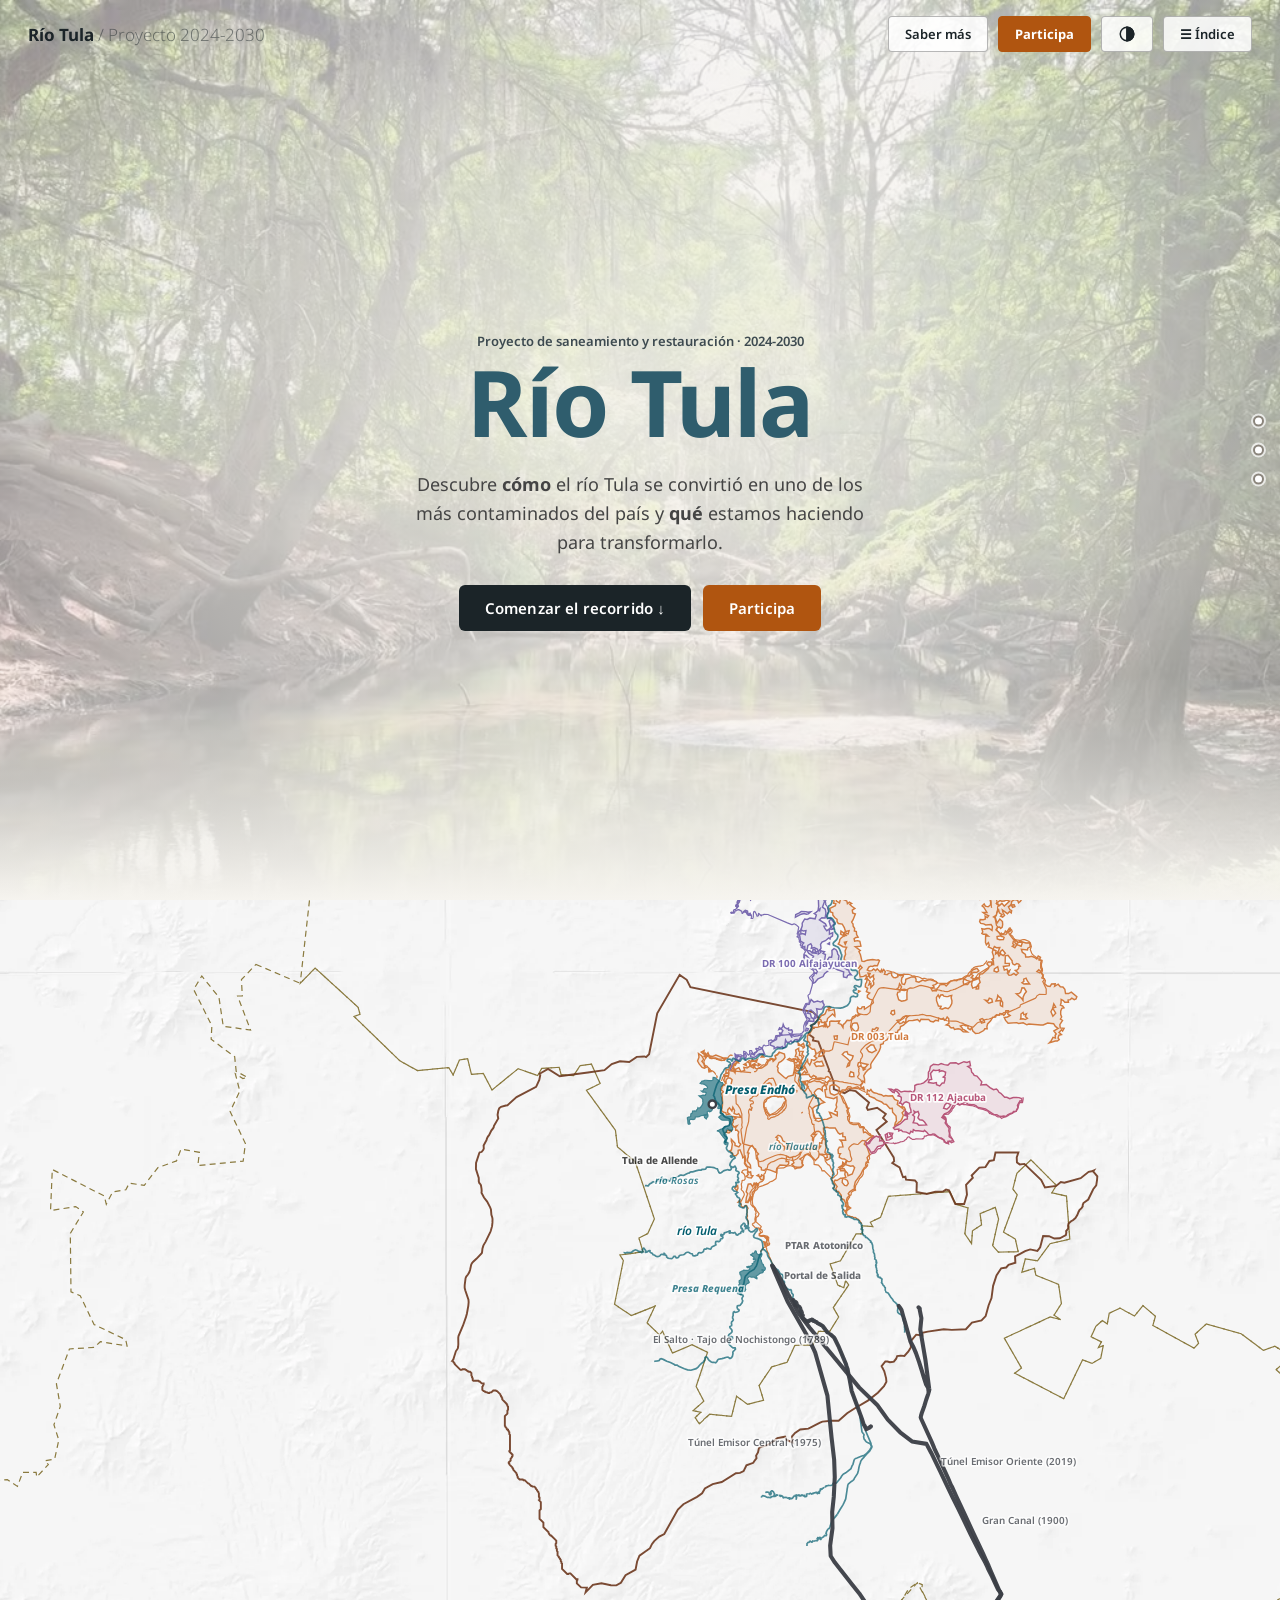
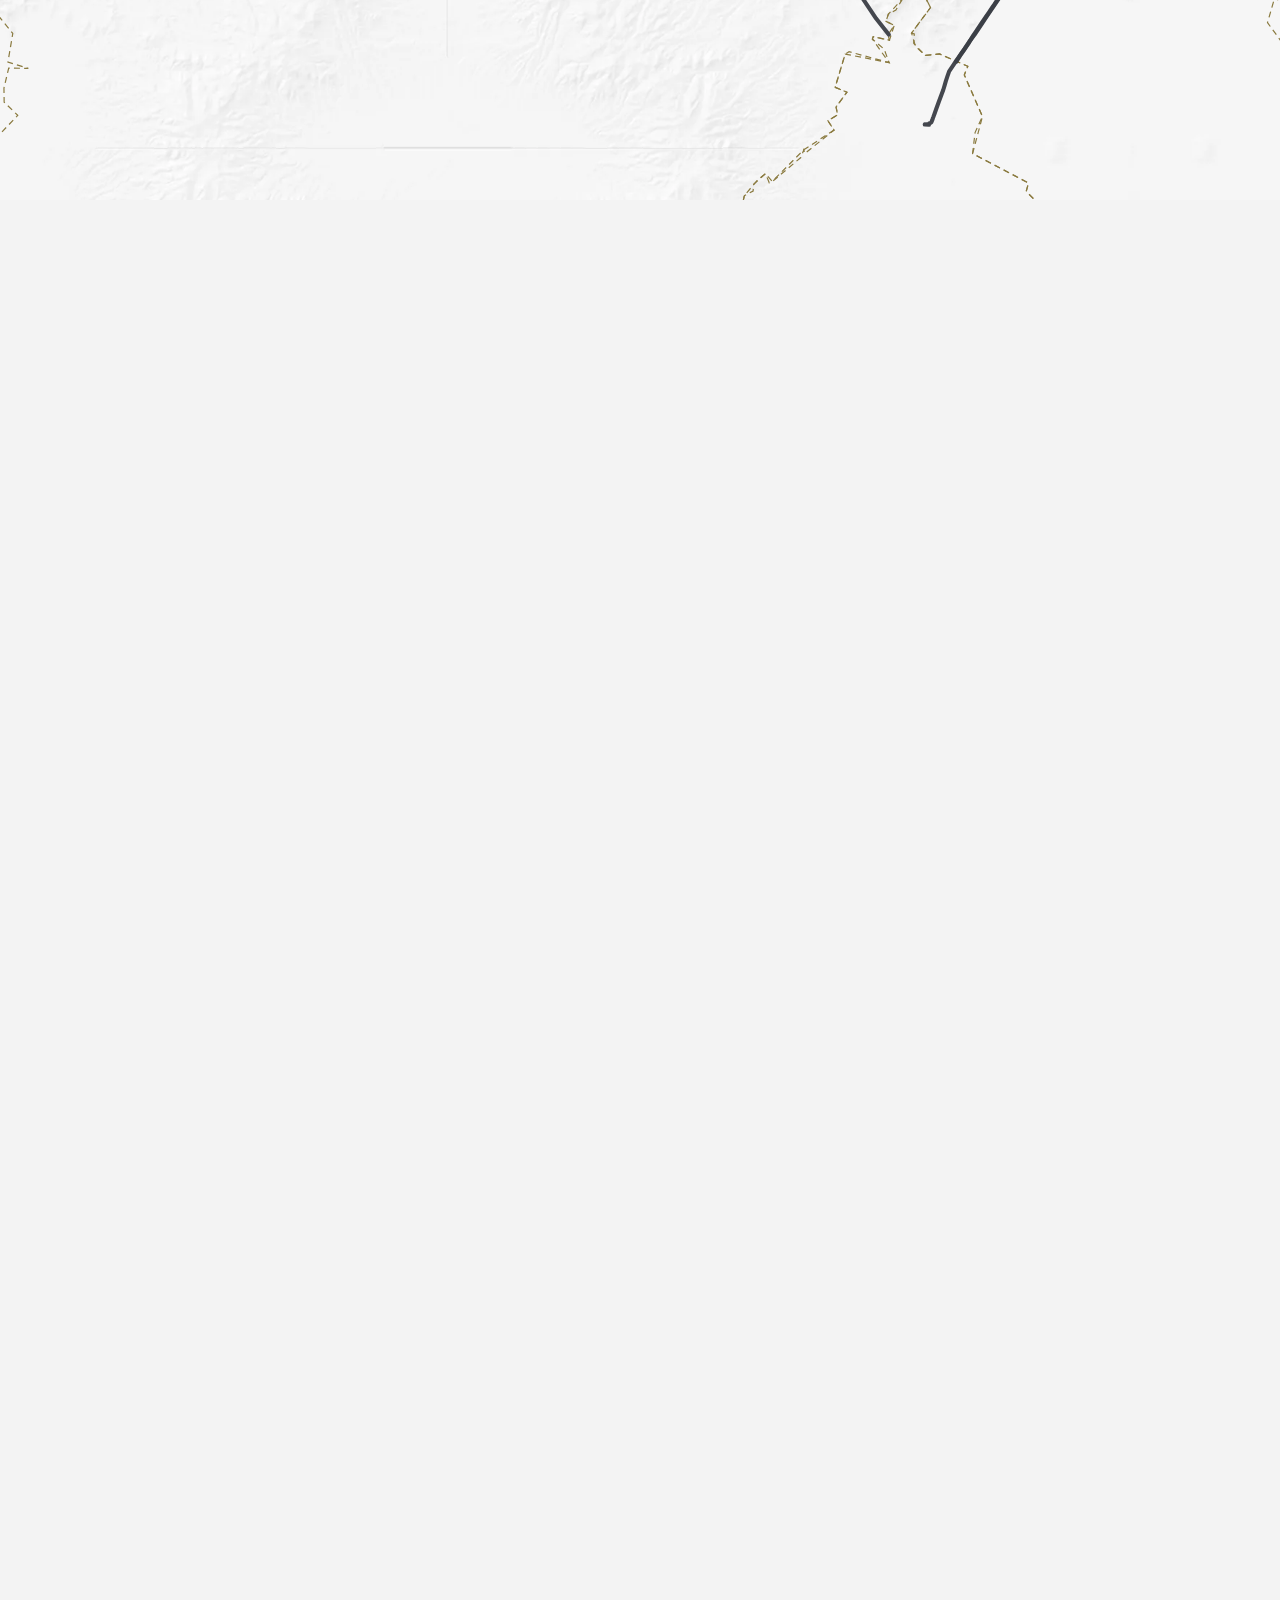
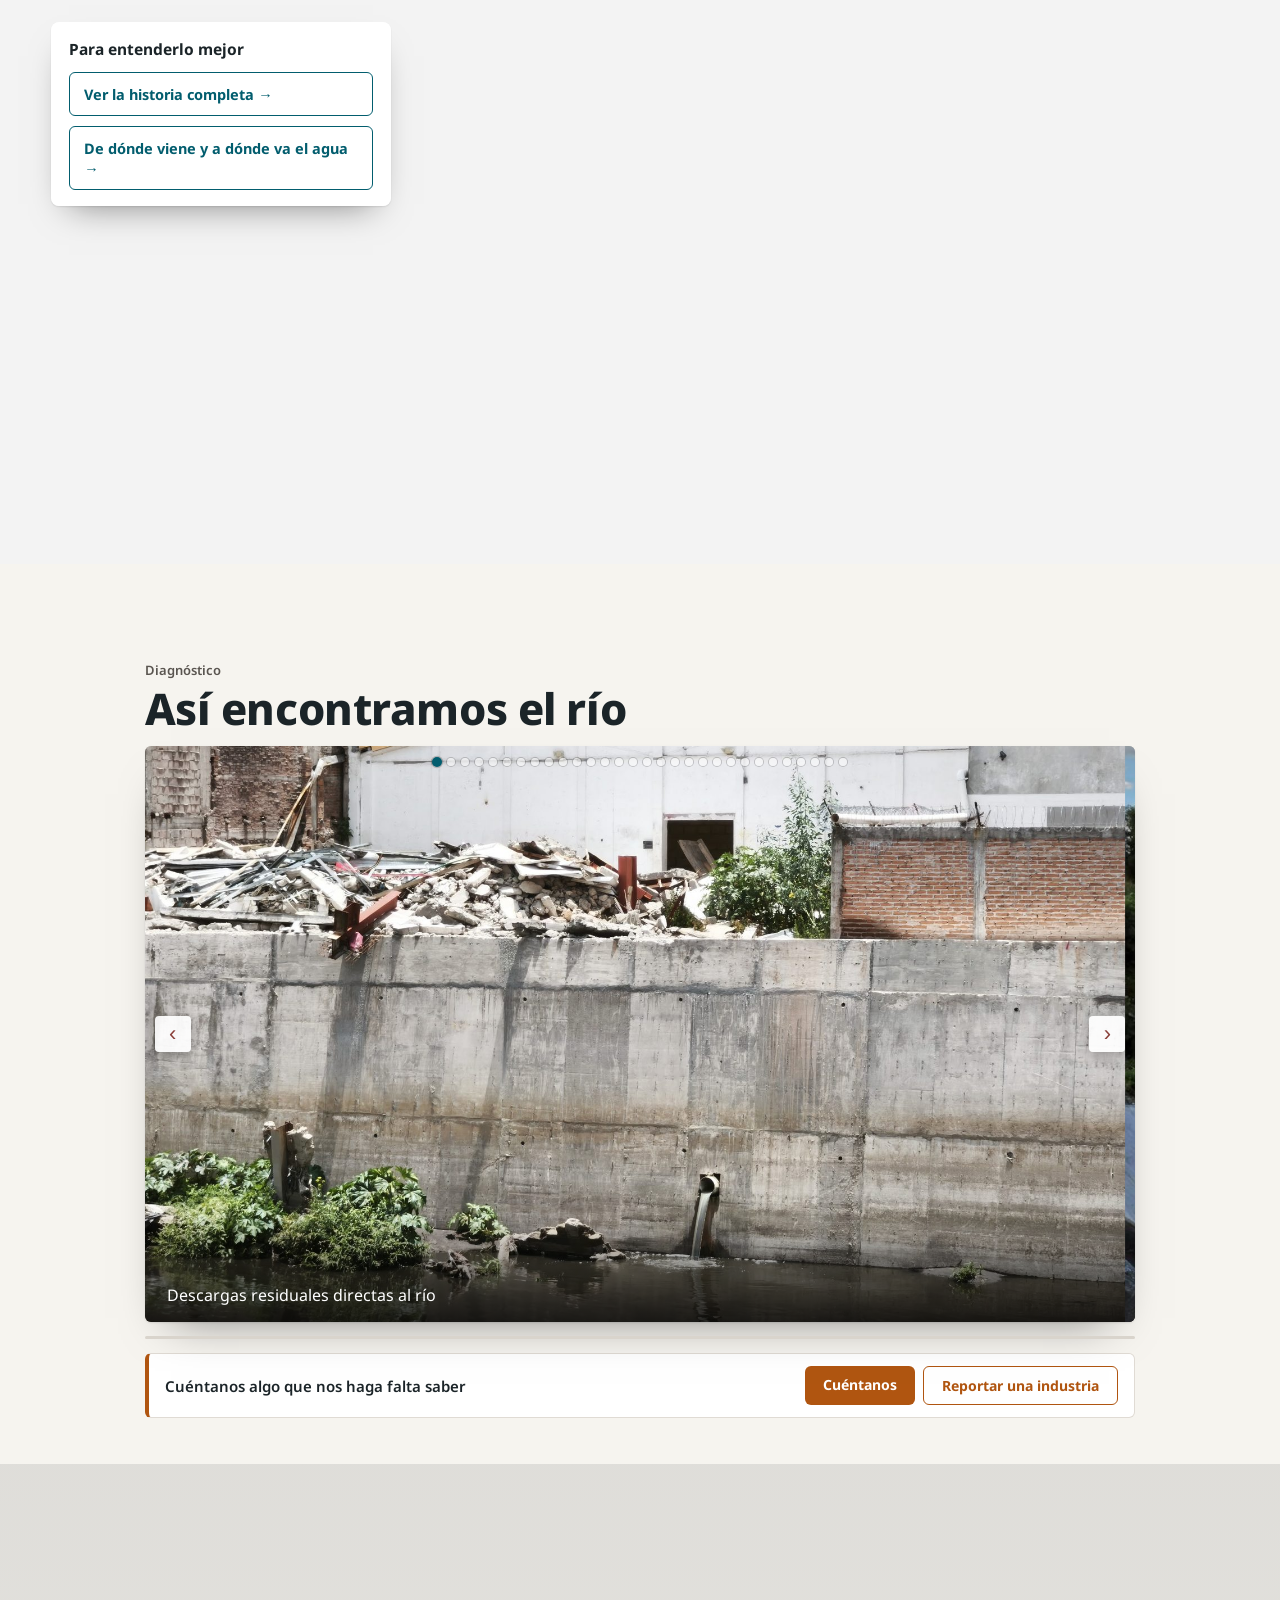
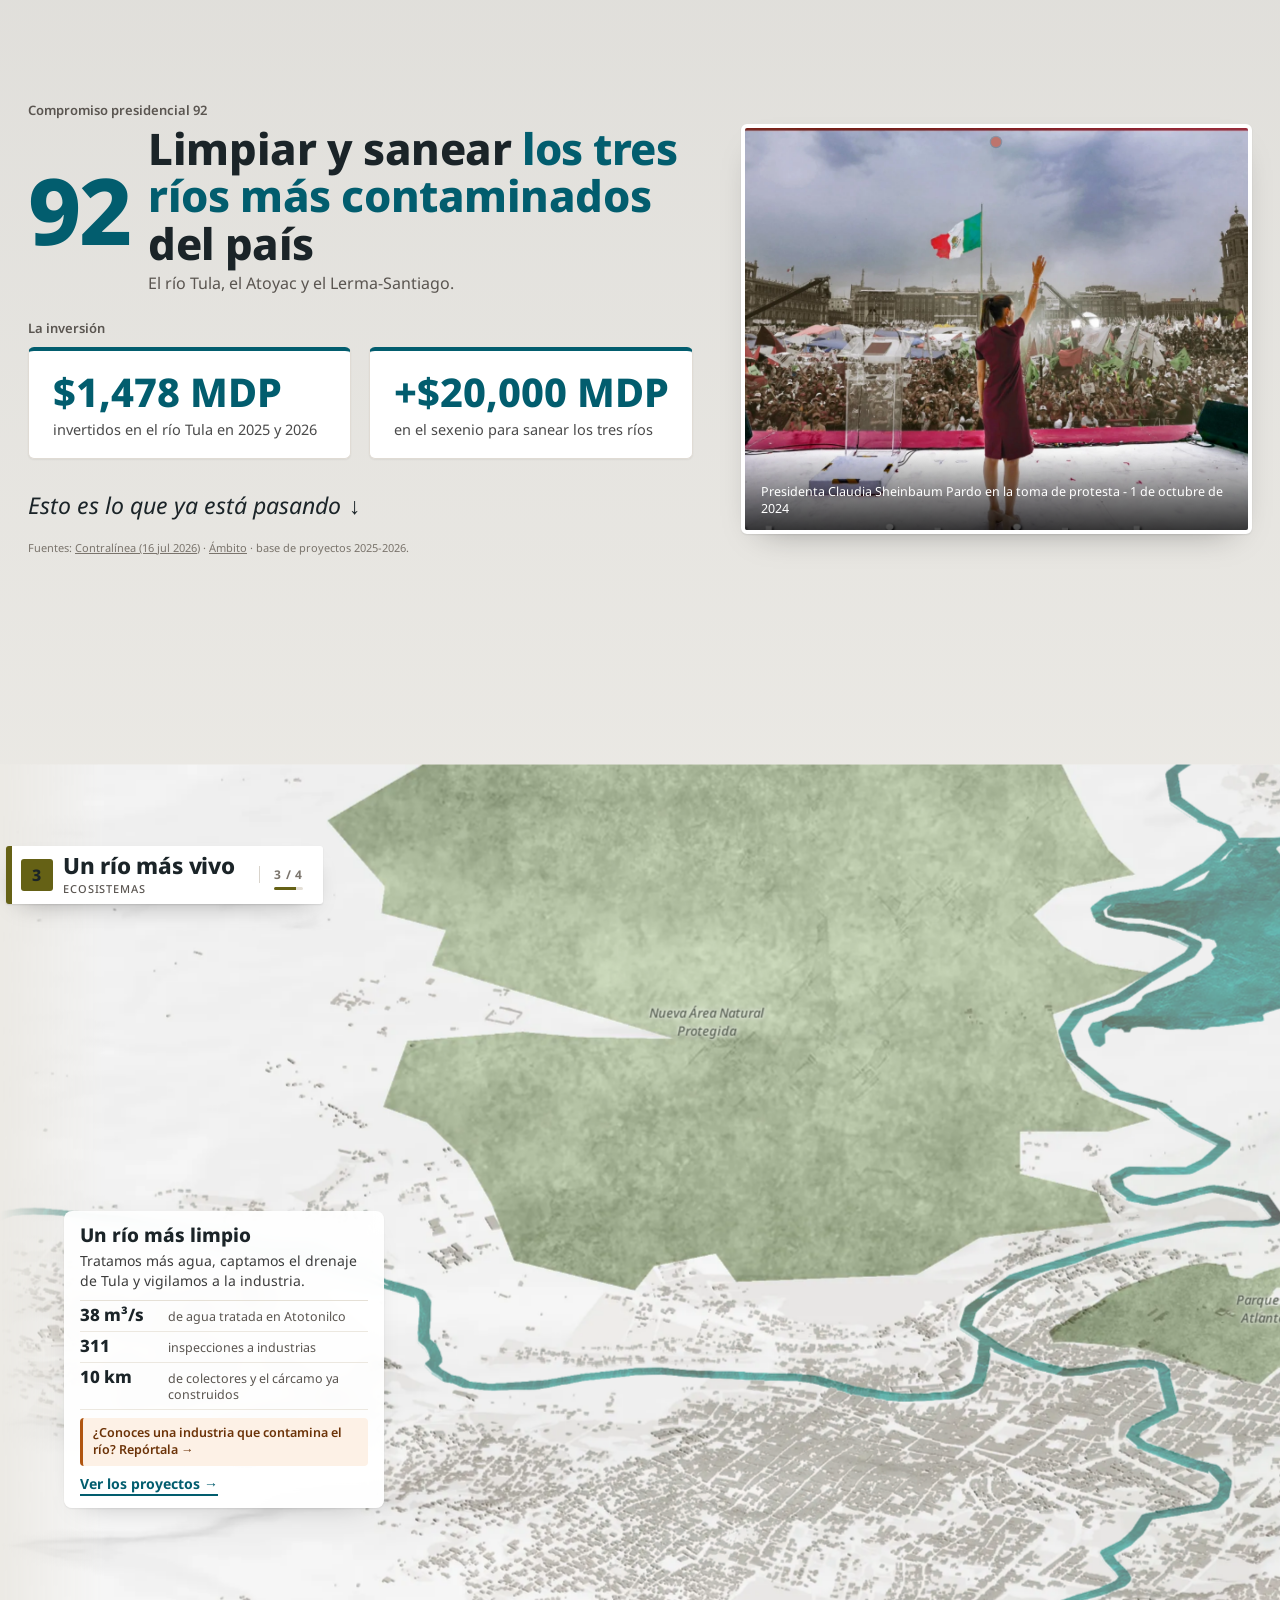
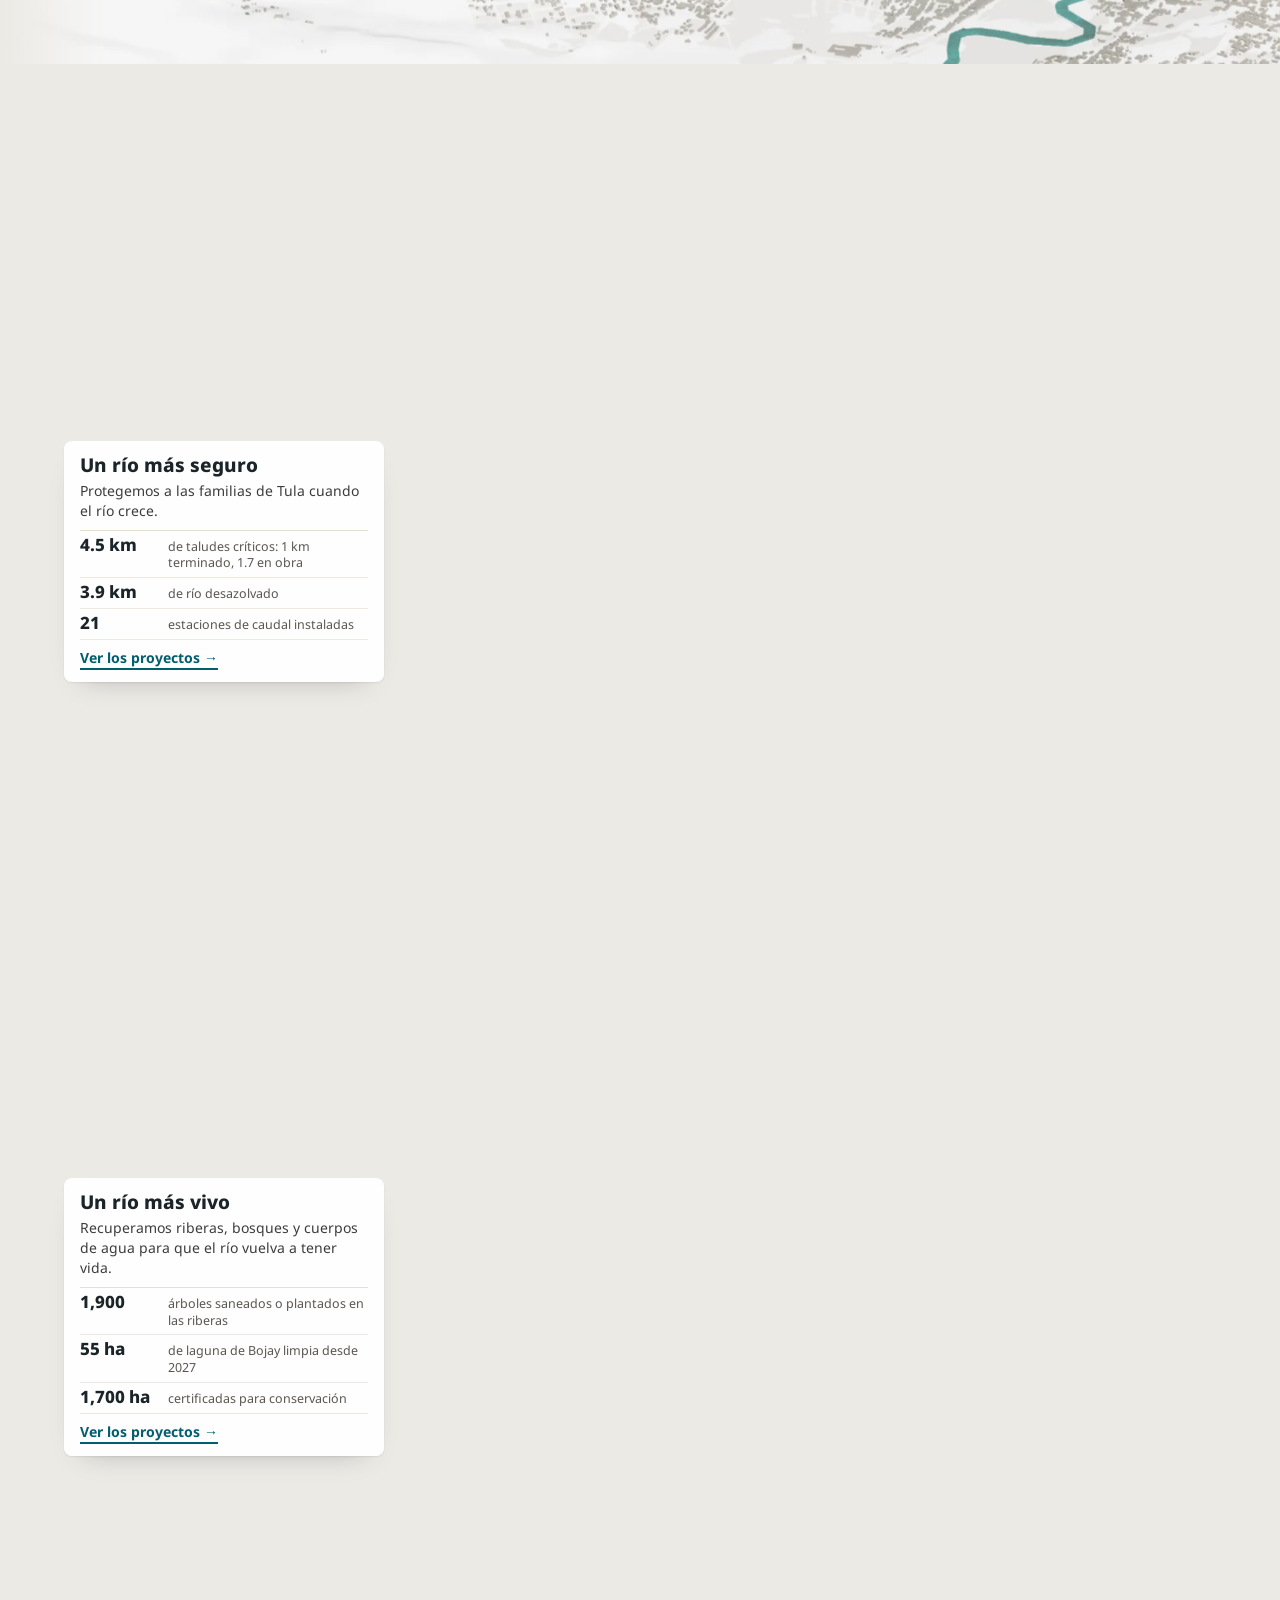
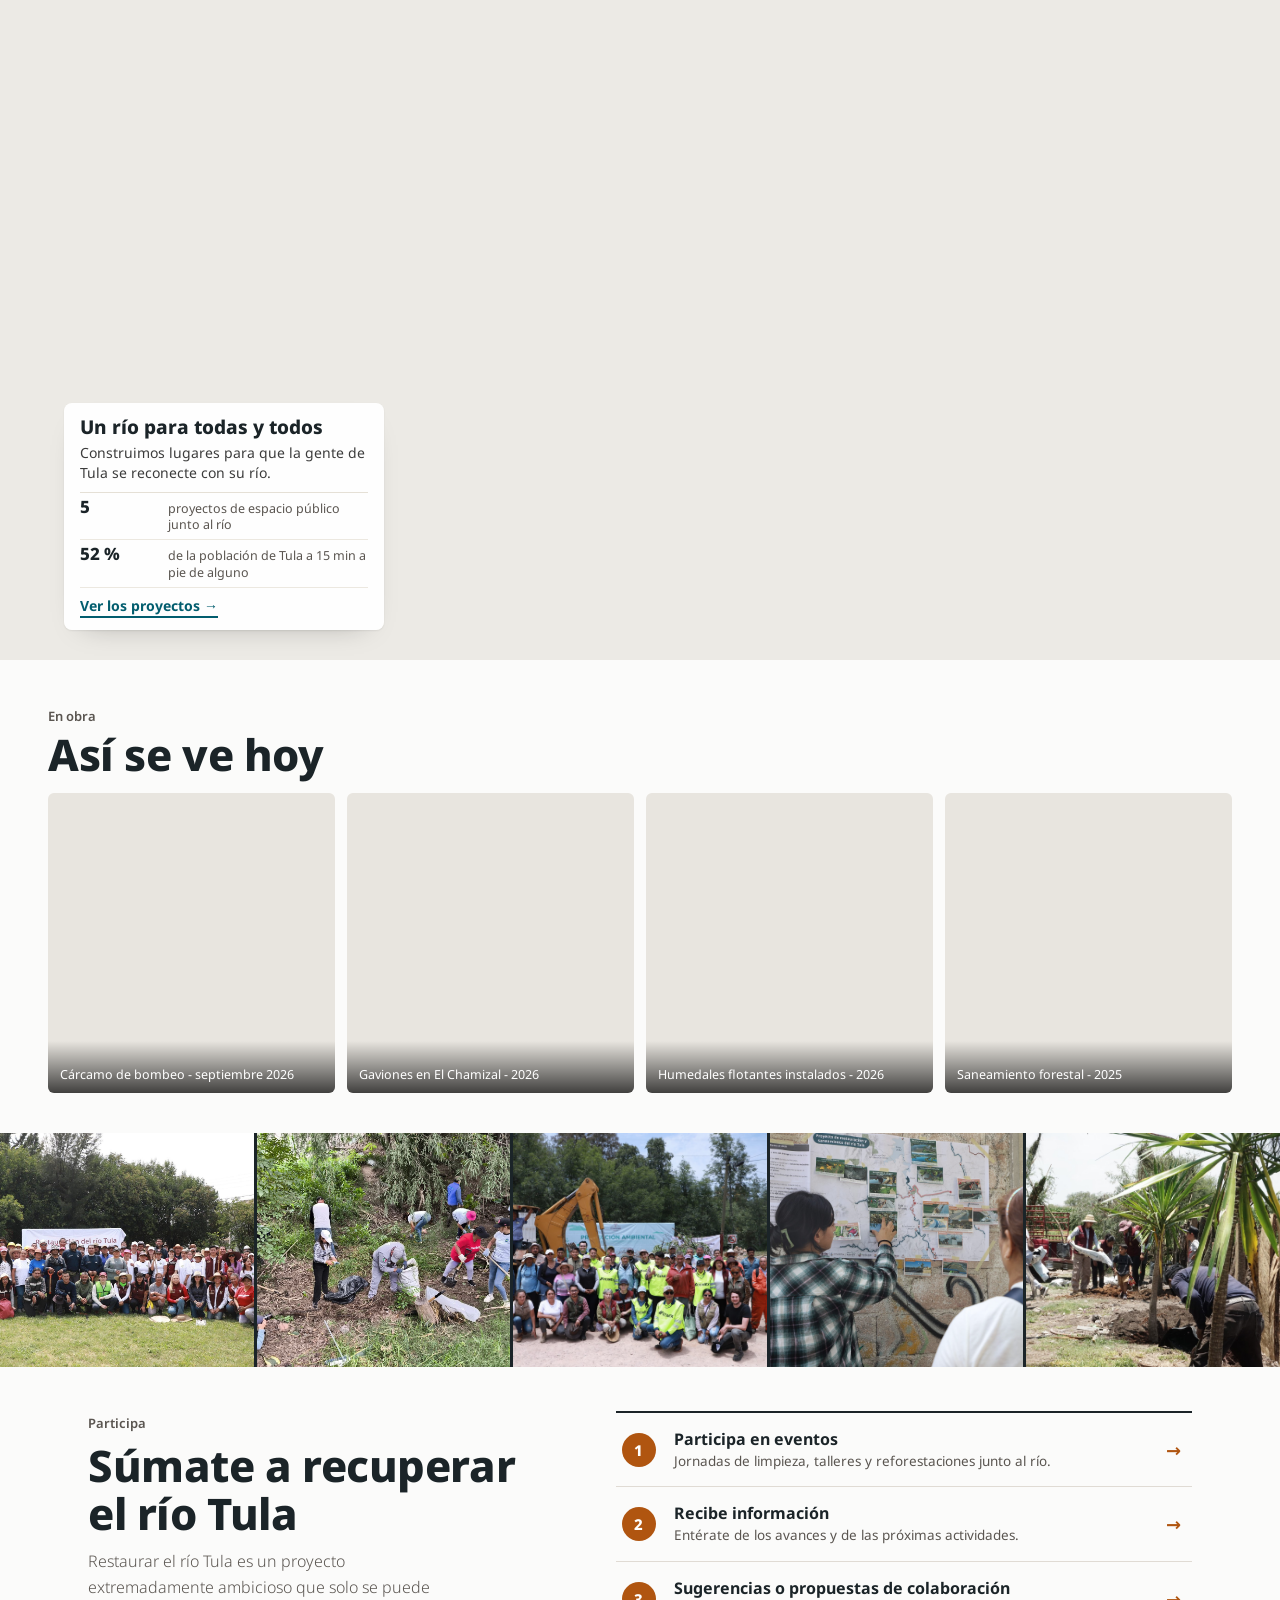
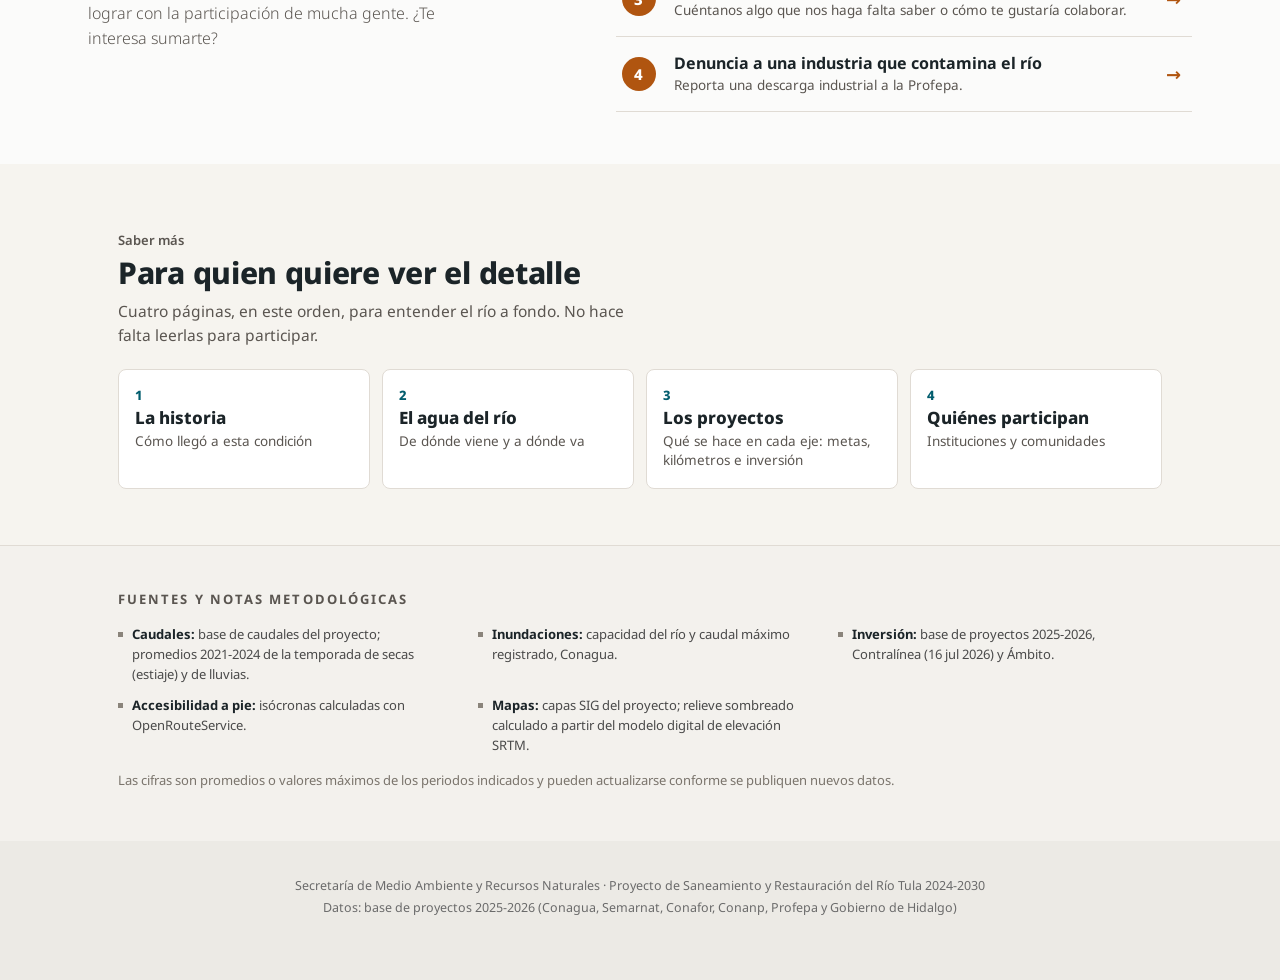
<file: index.html>
<!DOCTYPE html>
<html lang="es">
<head>
  <meta charset="UTF-8" />
  <meta name="viewport" content="width=device-width, initial-scale=1.0" />
  <title>Río Tula: Plan de Saneamiento y Restauración 2024-2030</title>
  <meta name="description" content="El proyecto para sanear y restaurar el río Tula: un río más limpio, más seguro, más vivo y para todas y todos." />
  <link href="https://fonts.googleapis.com/css2?family=Noto+Sans:wght@300;400;500;600;700;800;900&display=swap" rel="stylesheet" />
  <link rel="stylesheet" href="css/temas.css?v=47" />
  <link rel="stylesheet" href="css/historia.css?v=47" />
  <link rel="stylesheet" href="css/capitulos.css?v=47" />
  <link rel="stylesheet" href="css/sistema.css?v=47" />
<link rel="preload" as="image" href="img/video/diagnostico_7.jpg" />
  <script>(function(){var h=document.documentElement;h.classList.add('js');try{var s=localStorage;if(s.getItem('rt-noche')==='1')h.dataset.theme='dark';if(s.getItem('rt-cvd')==='1')h.dataset.cvd='1'}catch(e){}})()</script>
</head>
<body>
<svg width="0" height="0" style="position:absolute" aria-hidden="true" focusable="false"><defs>
<filter id="f-rosa"    color-interpolation-filters="sRGB"><feColorMatrix type="matrix" values="0 0 0 0 0.753  0 0 0 0 0.478  0 0 0 0 0.447  0 0 0 1 0"/></filter>
<filter id="f-naranja" color-interpolation-filters="sRGB"><feColorMatrix type="matrix" values="0 0 0 0 0.788  0 0 0 0 0.400  0 0 0 0 0.122  0 0 0 1 0"/></filter>
<filter id="f-naranja-x2" color-interpolation-filters="sRGB"><feColorMatrix type="matrix" values="0 0 0 0 0.788  0 0 0 0 0.400  0 0 0 0 0.122  0 0 0 2.6 0"/></filter>
<filter id="f-verde"   color-interpolation-filters="sRGB"><feColorMatrix type="matrix" values="0 0 0 0 0.435  0 0 0 0 0.420  0 0 0 0 0.100  0 0 0 1 0"/></filter>
<filter id="f-slate"   color-interpolation-filters="sRGB"><feColorMatrix type="matrix" values="0 0 0 0 0.396  0 0 0 0 0.455  0 0 0 0 0.545  0 0 0 1 0"/></filter>
</defs></svg>
<div id="progress"></div>

<nav id="main-nav">
  <a class="nav-logo" href="#top">Río Tula <span>/ Proyecto 2024-2030</span></a>
  <div class="nav-right">
    <a class="nav-btn nav-link" href="#profundiza">Saber más</a>
    <button class="nav-btn nav-pp" id="ppBtn" type="button" data-pp>Participa</button>
    <div class="a11y">
      <button class="nav-btn a11y-btn" id="a11yBtn" type="button" aria-haspopup="true" aria-expanded="false" aria-controls="a11yMenu" aria-label="Accesibilidad" title="Accesibilidad">
        <svg viewBox="0 0 24 24" width="18" height="18" fill="none" stroke="currentColor" stroke-width="2" stroke-linecap="round" aria-hidden="true"><circle cx="12" cy="12" r="9"/><path d="M12 3v18" /><path d="M12 3a9 9 0 0 1 0 18z" fill="currentColor"/></svg>
      </button>
      <div class="a11y-menu" id="a11yMenu" role="group" aria-label="Accesibilidad">
        <p class="a11y-t">Accesibilidad</p>
        <label class="a11y-sw"><input type="checkbox" id="swNoche"><span class="sw"></span><span>Modo noche</span></label>
        <label class="a11y-sw"><input type="checkbox" id="swCvd"><span class="sw"></span><span>Modo daltonismo</span></label>
      </div>
    </div>
    <button class="nav-btn" id="idxBtn" type="button">☰ Índice</button>
  </div>
</nav>

<div class="idx-panel" id="idxPanel" role="dialog" aria-label="Índice">
  <button class="idx-close" id="idxClose" type="button" aria-label="Cerrar">×</button>
  <div class="idx-box"><p class="idx-k">Índice</p><ol class="idx-cols"><li><a href="#problema" style="--c:#025d6e;--bp:50% 50%" data-img="img/fotos/diagnostico/1_Descargas%20residuales%20directas%20al%20r%C3%ADo.jpg"><span class="ic-n">01</span><span class="ic-img"></span><span class="ic-t">¿Qué pasó con el río?</span><small>Cómo se volvió uno de los más contaminados</small></a></li><li><a href="#promesa" style="--c:#025d6e;--bp:50% 50%" data-img="img/fotos/promesa-1/50_Presidenta%20Claudia%20Sheinbaum%20Pardo%20en%20la%20toma%20de%20protesta%20-%201%20de%20octubre%20de%202024.webp"><span class="ic-n">02</span><span class="ic-img"></span><span class="ic-t">El compromiso</span><small>Limpiar y sanear los tres ríos más contaminados</small></a></li><li><a href="#solucion" style="--c:#025d6e;--bp:50% 50%" data-img="img/fotos/calidad-1/1_PTAR%20Atotonilco.jpg"><span class="ic-n">03</span><span class="ic-img"></span><span class="ic-t">La solución</span><small>Un mapa, cuatro mensajes</small></a></li><li><a href="#franja" style="--c:#025d6e;--bp:50% 50%" data-img="img/fotos/inundaciones-1/10_Gaviones%20en%20El%20Chamizal%20-%202026.jpg"><span class="ic-n">04</span><span class="ic-img"></span><span class="ic-t">Así se ve hoy</span><small>Fotos de obra</small></a></li><li><a href="#participa" style="--c:#b05510;--bp:50% 50%" data-img="img/fotos/participa/1_Jornada%20de%20limpieza%20en%20Chapultepec%20-%202025.jpg"><span class="ic-n">05</span><span class="ic-img"></span><span class="ic-t">Participa</span><small>Cómo sumarte al proyecto</small></a></li><li><a href="historia.html" style="--c:#6b6b6b;--bp:40% 50%" data-img="img/mapa/historia-final.webp"><span class="ic-n">06</span><span class="ic-img"></span><span class="ic-t">La historia</span><small>Cómo llegó a esta condición</small></a></li><li><a href="agua.html" style="--c:#6b6b6b;--bp:72% 62%" data-img="img/mapa/base.webp"><span class="ic-n">07</span><span class="ic-img"></span><span class="ic-t">El agua del río</span><small>De dónde viene y a dónde va</small></a></li><li><a href="proyecto.html" style="--c:#6b6b6b;--bp:50% 50%" data-img="img/fotos/ecosistemas-2/1_ACTUAL%20-%20Bojay.jpg"><span class="ic-n">08</span><span class="ic-img"></span><span class="ic-t">Los proyectos</span><small>Qué se hace en cada eje: metas, kilómetros e inversión</small></a></li><li><a href="actores.html" style="--c:#6b6b6b;--bp:50% 50%" data-img="img/fotos/ecosistemas-3/1_Puma%20encontrado%20en%20una%20ADVC%20a%203%20km%20del%20r%C3%ADo%20-%202026.png"><span class="ic-n">09</span><span class="ic-img"></span><span class="ic-t">Quiénes participan</span><small>Instituciones y comunidades</small></a></li></ol></div>
</div>

<div class="lightbox" id="lightbox"><button class="lightbox-close" type="button" aria-label="Cerrar">×</button><button class="lightbox-nav lightbox-prev" type="button" aria-label="Anterior">‹</button><img id="lightboxImg" alt=""><button class="lightbox-nav lightbox-next" type="button" aria-label="Siguiente">›</button><div class="lightbox-cap" id="lightboxCap"></div></div>

<div class="pp" id="ppPanel" role="dialog" aria-label="Súmate a recuperar el río"><div class="pp-box"><button class="pp-x" type="button" aria-label="Cerrar">×</button><h2>Súmate a recuperar el río</h2><p>Elige cómo quieres participar.</p><div class="pp-ls"><a class="pp-l" href="https://forms.gle/ywk73PzvLo6HkGVFA" target="_blank" rel="noopener"><span>Participa en eventos</span><i>→</i></a><a class="pp-l" href="https://forms.gle/ywk73PzvLo6HkGVFA" target="_blank" rel="noopener"><span>Recibe información</span><i>→</i></a><a class="pp-l" href="https://forms.gle/ywk73PzvLo6HkGVFA" target="_blank" rel="noopener"><span>Sugerencias o propuestas de colaboración</span><i>→</i></a><a class="pp-l" href="https://www.profepa.gob.mx/innovaportal/v/1156/1/mx/haz_tu_denuncia.html" target="_blank" rel="noopener"><span>Denuncia a una industria que contamina el río</span><i>→</i></a></div></div></div>

<nav class="hilo" id="hilo" aria-label="Las tres partes: el problema, la solución y participa"><a class="hl-n" href="#problema" data-s="problema" title="¿Qué pasó?" aria-label="¿Qué pasó?"><span>¿Qué pasó?</span><i></i></a><a class="hl-n" href="#solucion" data-s="solucion" title="La solución" aria-label="La solución"><span>La solución</span><i></i></a><a class="hl-n" href="#participa" data-s="participa" title="Participa" aria-label="Participa"><span>Participa</span><i></i></a></nav>

<header class="hero" id="top" data-nav="light"><div class="hero-bg"></div><div class="hero-glow"></div><video class="hero-video" id="heroVideo" muted loop playsinline preload="auto" aria-hidden="true" data-src="img/video/diagnostico_7.mp4" data-src-m="img/video/diagnostico_7_m.mp4" poster="img/video/diagnostico_7.jpg"></video><script>(function(){var v=document.getElementById("heroVideo");if(!v)return;var c=navigator.connection||{};if(matchMedia("(prefers-reduced-motion: reduce)").matches||c.saveData||/(^|-)2g$/.test(c.effectiveType||"")){v.remove();return}var m=innerWidth<=900||(c.downlink&&c.downlink<3);v.src=(m&&v.getAttribute("data-src-m"))||v.getAttribute("data-src");v.load()})()</script><p class="hs-eyebrow">Proyecto de saneamiento y restauración · 2024-2030</p><h1 class="hs-main-title">Río Tula</h1><p class="hs-subtitle">Descubre <strong>cómo</strong> el río Tula se convirtió en uno de los más contaminados del país y <strong>qué</strong> estamos haciendo para transformarlo.</p><div class="hero-cta"><a class="btn btn-dark" href="#origen">Comenzar el recorrido ↓</a><button class="btn btn-pp" type="button" data-pp>Participa</button></div></header>

<section class="s-prob" id="problema" data-nav="light"><div class="pb-stage"><svg class="omap omap-all wide" id="pmap" viewBox="-640 -805 1792 2178" preserveAspectRatio="xMidYMid slice" role="img" aria-label="Mapa de Hidalgo, el Estado de México y la Ciudad de México con la cuenca del río Tula" data-wide="-640 -805 1152 1373" data-basin="4 3 526 502" data-mid="-6 -7 566 619"><image class="hillshade" href="img/mapa/hillshade.webp" x="-628.9" y="-628.9" width="1809.4" height="1886.6" preserveAspectRatio="none"/><path class="o-est" d="M-154.88,-5.90 L-119.11,9.39 L-107.06,-2.96 L-72.27,28.79 L-70.71,34.52 L-75.58,36.15 L-38.46,72.13 L-24.26,79.98 L1.08,77.60 L4.54,83.46 L9.72,71.37 L16.29,70.30 L19.40,83.07 L28.97,82.29 L35.98,95.65 L57.13,78.48 L72.94,83.99 L76.25,78.15 L90.35,77.35 L91.94,83.30 L101.99,84.11 L107.15,76.04 L116.45,74.77 L123.48,90.48 L112.39,95.93 L135.82,128.15 L137.47,141.66 L151.88,153.74 L167.33,199.93 L161.98,211.82 L154.85,215.42 L158.15,226.56 L139.43,229.16 L142.23,233.57 L135.08,268.99 L148.73,278.08 L167.77,270.55 L161.42,284.06 L171.47,293.76 L173.95,290.80 L181.92,308.42 L197.76,301.71 L210.33,307.76 L201.10,335.44 L207.33,347.38 L198.60,355.07 L204.83,356.29 L200.25,360.70 L203.95,365.53 L212.02,357.90 L229.75,359.65 L233.81,343.42 L242.70,349.87 L255.62,346.58 L252.02,334.73 L262.25,319.60 L274.66,315.89 L280.98,302.13 L295.61,301.99 L300.07,290.86 L309.01,291.03 L316.39,279.26 L312.01,271.65 L324.50,253.32 L322.05,249.77 L320.47,255.62 L315.68,253.49 L309.45,236.35 L317.86,233.81 L330.45,212.09 L335.70,212.10 L335.13,205.53 L343.86,206.13 L341.97,202.57 L350.22,198.67 L356.54,181.65 L406.27,177.87 L411.11,188.08 L420.96,191.04 L418.42,212.04 L423.84,219.95 L424.58,209.59 L431.96,204.73 L430.75,195.71 L443.05,190.57 L445.71,200.07 L440.89,221.56 L445.55,226.75 L461.56,226.47 L459.23,216.24 L449.70,210.60 L460.78,180.44 L457.22,175.74 L460.52,162.99 L471.85,152.16 L492.44,172.79 L488.85,178.78 L500.62,181.49 L503.30,216.30 L487.33,219.96 L477.16,233.82 L467.34,232.26 L464.51,243.10 L474.77,239.87 L475.81,245.41 L494.21,252.91 L496.52,268.35 L490.59,277.76 L495.97,281.42 L487.49,279.18 L450.35,296.43 L464.26,320.53 L458.78,324.68 L498.37,345.37 L513.61,313.89 L521.31,316.81 L528.32,312.63 L530.39,302.44 L526.43,304.01 L528.87,299.39 L520.51,295.30 L524.36,286.82 L529.60,282.10 L533.58,284.96 L535.19,276.25 L543.85,272.06 L555.60,278.48 L562.44,270.06 L572.57,278.67 L570.48,286.09 L603.75,304.45 L607.46,300.51 L604.59,293.18 L613.66,284.93 L641.85,292.78 L659.80,306.25 L669.12,302.91 L678.49,308.55 L687.12,299.70 L687.69,306.30 L670.16,321.83 L685.00,335.42 L685.71,321.60 L695.22,319.68 L709.49,336.25 L710.27,344.30 L720.64,349.22 L719.50,355.49 L728.37,354.61 L728.78,363.42 L738.87,369.36 L731.28,398.70 L725.97,395.54 L714.38,400.78 L720.56,419.34 L709.71,437.58 L723.51,444.68 L707.08,453.59 L691.64,443.96 L689.18,446.54 L687.63,470.66 L694.91,481.46 L689.24,489.84 L681.54,490.00 L681.47,497.45 L674.03,498.93 L676.30,505.42 L668.02,509.69 L663.19,526.49 L696.01,571.09 L700.93,585.12 L695.34,590.81 L713.54,610.08 L712.01,613.88 L703.04,607.66 L696.23,609.50 L694.45,630.43 L699.48,651.68 L711.42,662.11 L707.06,667.09 L696.07,667.30 L694.13,686.68 L718.78,734.85 L707.85,748.56 L705.57,787.33 L713.61,814.50 L711.16,811.94 L710.01,830.02 L720.39,834.23 L715.58,847.88 L720.16,855.95 L711.01,864.56 L721.85,872.49 L716.64,877.34 L717.56,888.88 L724.36,895.01 L717.96,907.95 L693.90,917.73 L660.06,961.32 L610.73,961.48 L606.66,966.93 L589.70,961.25 L583.12,951.60 L576.66,956.31 L560.51,945.80 L561.98,938.74 L553.30,927.30 L550.51,912.99 L552.58,902.21 L530.44,892.81 L522.08,874.42 L502.42,870.35 L493.23,877.14 L478.72,866.96 L487.80,858.75 L492.35,845.50 L493.41,832.48 L487.29,817.03 L495.37,812.96 L486.66,802.24 L496.90,799.21 L486.43,784.04 L485.86,769.06 L503.61,765.43 L505.14,759.94 L485.82,753.49 L487.59,740.74 L480.39,738.45 L493.10,688.03 L468.07,662.92 L469.86,656.12 L424.68,632.31 L432.66,602.34 L417.98,568.73 L420.80,561.76 L397.93,551.79 L386.33,552.91 L378.50,545.61 L375.32,534.90 L390.66,514.20 L380.03,494.14 L356.57,519.59 L354.65,525.41 L361.34,528.59 L357.43,540.64 L344.33,537.79 L343.63,539.73 L357.15,558.79 L321.64,551.88 L313.52,578.73 L323.03,582.69 L314.28,594.69 L315.53,600.99 L307.68,605.83 L312.65,613.34 L288.20,629.26 L262.59,654.88 L257.21,648.58 L250.65,653.88 L240.11,666.34 L236.42,682.52 L220.84,699.69 L225.35,706.77 L215.12,720.47 L232.70,727.75 L230.49,746.86 L248.92,755.47 L273.85,825.63 L262.64,831.92 L246.70,857.44 L247.08,881.91 L253.31,891.34 L247.21,891.45 L251.11,902.59 L245.68,912.20 L253.32,924.63 L253.11,949.95 L247.30,963.46 L233.10,968.90 L213.10,996.48 L185.98,995.57 L183.01,1007.79 L170.41,1008.20 L172.69,1044.99 L155.42,1083.72 L146.95,1087.53 L144.23,1098.53 L125.93,1120.82 L96.70,1140.21 L73.87,1131.68 L65.75,1119.98 L67.13,1110.32 L60.16,1107.33 L37.58,1106.87 L38.74,1116.87 L32.02,1120.72 L11.22,1084.14 L-13.24,1073.24 L-11.57,1080.12 L-21.47,1085.79 L3.86,1125.69 L-1.35,1127.23 L-18.53,1110.19 L-40.65,1106.58 L-42.10,1114.88 L-55.31,1127.05 L-53.03,1137.05 L-65.07,1145.05 L-73.29,1162.18 L-72.67,1176.54 L-79.35,1184.93 L-92.70,1177.54 L-95.52,1188.93 L-105.06,1187.04 L-117.35,1192.24 L-116.89,1202.86 L-127.90,1193.91 L-144.85,1193.25 L-157.62,1205.30 L-185.22,1215.15 L-195.31,1240.24 L-214.46,1228.11 L-222.66,1232.21 L-221.00,1218.09 L-238.50,1201.24 L-265.09,1216.45 L-270.65,1210.53 L-277.99,1214.62 L-270.00,1218.36 L-268.81,1231.58 L-283.44,1261.90 L-305.92,1265.84 L-303.11,1273.44 L-309.62,1272.07 L-312.51,1277.69 L-315.24,1273.24 L-321.78,1286.22 L-330.80,1283.43 L-335.37,1292.11 L-341.44,1290.66 L-339.97,1297.98 L-347.11,1300.38 L-349.48,1309.72 L-359.36,1308.51 L-365.28,1319.60 L-365.28,1313.90 L-371.04,1316.18 L-385.52,1330.98 L-384.45,1337.06 L-400.27,1329.29 L-408.35,1367.86 L-422.79,1362.09 L-430.69,1372.58 L-459.89,1348.37 L-468.89,1331.65 L-486.67,1329.31 L-470.26,1278.84 L-478.11,1255.57 L-493.31,1247.25 L-516.23,1268.99 L-529.87,1235.42 L-521.11,1206.78 L-516.16,1204.80 L-527.53,1188.03 L-546.60,1190.21 L-555.21,1174.93 L-548.97,1141.52 L-527.50,1131.12 L-529.63,1120.69 L-520.36,1095.94 L-507.25,1089.60 L-513.84,1084.43 L-515.71,1072.45 L-533.13,1076.18 L-535.34,1062.48 L-550.66,1061.09 L-556.55,1067.76 L-561.47,1055.74 L-556.15,1052.60 L-558.53,1042.84 L-589.33,1028.05 L-591.08,1033.35 L-621.34,1017.23 L-629.43,1004.62 L-634.71,1004.94 L-639.88,992.10 L-631.38,992.61 L-633.82,987.89 L-623.69,981.70 L-626.28,976.52 L-613.27,977.17 L-614.39,971.16 L-607.06,974.96 L-604.77,964.10 L-592.30,962.85 L-596.28,954.38 L-594.08,941.61 L-585.00,941.55 L-587.83,927.29 L-577.86,920.58 L-582.29,909.24 L-571.56,910.04 L-558.56,900.32 L-551.07,901.10 L-546.05,891.70 L-535.24,893.71 L-528.21,882.05 L-524.42,883.76 L-525.43,879.01 L-506.63,869.15 L-500.53,870.89 L-497.44,840.48 L-489.50,831.90 L-485.48,813.94 L-466.34,805.61 L-477.60,793.73 L-472.72,789.16 L-473.98,777.16 L-445.19,751.27 L-437.29,735.12 L-437.21,707.83 L-432.42,703.31 L-439.31,696.40 L-427.99,684.96 L-423.72,670.66 L-431.57,656.48 L-419.18,643.22 L-418.23,633.01 L-380.18,627.26 L-365.47,620.24 L-347.55,601.45 L-358.54,590.76 L-358.70,579.31 L-354.86,563.21 L-338.97,563.44 L-355.48,558.36 L-351.56,535.22 L-363.91,520.00 L-379.42,516.69 L-389.10,473.25 L-385.86,461.03 L-403.70,433.75 L-396.68,416.87 L-382.89,410.49 L-376.30,399.57 L-370.63,401.68 L-373.22,412.42 L-355.95,410.81 L-347.78,416.25 L-343.54,404.89 L-332.68,404.98 L-332.22,408.73 L-322.80,398.57 L-325.60,395.60 L-317.70,394.10 L-314.35,378.78 L-318.29,366.35 L-313.11,351.56 L-316.28,333.22 L-305.73,305.12 L-285.69,303.83 L-280.76,299.23 L-259.12,302.69 L-260.23,297.64 L-285.82,285.32 L-297.06,261.95 L-304.49,258.95 L-305.04,211.61 L-294.47,194.32 L-300.71,189.93 L-321.02,193.20 L-319.60,159.94 L-277.60,181.39 L-275.93,188.05 L-270.78,178.13 L-260.09,176.39 L-257.40,171.06 L-245.22,172.74 L-234.13,158.41 L-219.16,153.02 L-215.51,143.49 L-200.65,146.05 L-201.88,156.76 L-165.25,153.24 L-163.43,139.00 L-175.81,113.06 L-167.94,96.53 L-171.57,82.56 L-165.45,86.47 L-161.86,85.34 L-170.88,80.60 L-172.12,68.74 L-191.12,54.66 L-190.56,43.77 L-205.30,14.35 L-198.69,3.46 L-184.83,20.69 L-181.35,44.11 L-159.28,47.19 L-169.77,19.65 L-165.96,19.50 L-166.62,6.38 L-154.88,-5.90 Z"/><path class="o-est" d="M810.97,-805.23 L813.99,-798.06 L822.34,-797.11 L821.56,-775.89 L825.87,-770.59 L816.26,-765.96 L811.33,-770.54 L804.31,-763.51 L804.37,-755.99 L771.87,-708.37 L790.42,-694.30 L802.23,-700.06 L822.90,-698.27 L822.34,-687.13 L814.55,-684.59 L815.35,-679.71 L830.69,-673.25 L833.43,-669.81 L828.91,-666.03 L837.66,-662.33 L837.64,-648.08 L848.90,-643.07 L858.17,-630.29 L866.21,-628.64 L878.15,-635.60 L882.62,-630.48 L892.03,-635.64 L902.49,-632.02 L925.95,-653.51 L938.10,-646.74 L939.25,-654.35 L950.71,-657.84 L951.15,-643.34 L939.89,-631.33 L940.48,-625.02 L948.84,-617.31 L962.11,-620.42 L971.18,-612.36 L985.80,-627.55 L992.90,-628.34 L1000.89,-618.75 L999.33,-612.01 L1007.64,-606.04 L1003.08,-596.00 L1021.39,-595.93 L1040.04,-574.71 L1030.97,-533.32 L1012.61,-541.99 L1012.17,-532.64 L1003.36,-527.87 L1004.40,-515.61 L994.70,-511.91 L993.46,-500.48 L998.47,-495.72 L994.08,-485.28 L985.64,-488.84 L978.48,-463.92 L984.95,-457.89 L989.75,-460.68 L988.33,-451.98 L970.72,-445.38 L960.99,-423.20 L967.29,-417.78 L968.39,-410.58 L963.20,-409.08 L969.08,-390.83 L988.74,-388.58 L982.76,-373.67 L975.15,-377.00 L973.25,-367.79 L968.98,-371.13 L963.90,-365.25 L943.31,-364.83 L938.74,-359.29 L934.89,-362.79 L938.92,-376.26 L935.94,-372.27 L932.57,-376.58 L927.54,-367.09 L918.62,-363.71 L907.66,-373.29 L927.80,-382.25 L926.63,-387.97 L918.43,-389.90 L919.39,-396.33 L902.00,-400.98 L907.14,-421.76 L898.80,-415.92 L889.58,-419.86 L883.84,-412.32 L868.10,-416.95 L860.82,-409.91 L849.38,-409.18 L835.97,-390.28 L836.63,-379.22 L826.62,-355.04 L836.70,-339.84 L800.29,-325.96 L797.20,-334.56 L791.44,-333.61 L792.92,-326.01 L798.37,-326.60 L782.35,-315.75 L783.11,-305.60 L768.86,-295.06 L774.01,-280.04 L780.27,-275.90 L785.88,-289.67 L829.61,-312.45 L847.46,-333.99 L853.10,-338.15 L855.86,-334.82 L850.68,-314.75 L841.12,-310.02 L839.43,-298.83 L837.17,-303.54 L829.96,-300.14 L827.46,-279.30 L806.41,-262.76 L816.47,-222.98 L794.74,-226.67 L787.50,-217.72 L786.54,-193.66 L779.68,-180.90 L766.19,-172.27 L764.18,-165.54 L737.31,-155.69 L769.69,-112.32 L769.44,-83.79 L774.30,-69.32 L770.33,-58.32 L791.79,-41.52 L830.49,-37.76 L858.93,-72.81 L880.67,-89.20 L898.54,-87.17 L924.80,-100.38 L930.72,-123.24 L952.14,-137.44 L968.78,-159.50 L983.45,-164.07 L987.06,-174.62 L998.62,-180.33 L1014.40,-176.47 L1034.86,-190.49 L1037.71,-206.80 L1041.77,-204.98 L1053.55,-225.38 L1059.36,-221.93 L1061.31,-227.72 L1055.75,-229.95 L1063.82,-232.04 L1065.92,-243.44 L1073.51,-242.00 L1075.08,-249.56 L1082.56,-248.52 L1092.72,-273.65 L1090.65,-287.18 L1096.16,-285.29 L1114.49,-255.22 L1127.36,-251.59 L1129.70,-233.57 L1122.29,-224.89 L1136.37,-183.95 L1130.33,-179.10 L1152.19,-173.05 L1143.86,-164.87 L1149.76,-157.20 L1146.71,-149.87 L1136.21,-147.87 L1134.62,-128.61 L1094.65,-110.03 L1090.13,-90.47 L1069.17,-69.37 L1064.29,-61.54 L1066.45,-55.21 L1057.20,-49.41 L1056.80,-42.16 L1032.12,-36.01 L1019.84,-42.20 L1021.50,-11.47 L996.49,-9.65 L982.51,-18.86 L970.61,-16.64 L962.55,3.34 L950.09,11.18 L953.95,38.15 L959.67,44.94 L977.82,43.32 L987.72,29.84 L998.71,31.46 L1012.59,14.18 L1023.79,17.00 L1043.03,36.93 L1038.89,49.76 L1056.61,65.95 L1055.50,83.55 L1048.85,91.75 L1077.20,95.02 L1070.10,112.74 L1059.12,110.45 L1056.69,122.60 L1035.39,133.23 L1029.77,158.68 L1021.14,166.10 L1025.22,178.58 L1032.74,183.68 L1025.83,201.50 L1035.31,215.56 L1021.59,228.85 L997.59,222.65 L990.28,231.53 L993.48,238.20 L973.40,237.42 L979.82,242.42 L970.29,250.99 L977.76,254.77 L975.90,259.43 L962.47,260.51 L961.49,275.19 L946.82,280.17 L946.77,289.57 L930.54,304.52 L937.18,311.15 L963.15,312.86 L964.96,327.48 L974.34,334.81 L974.28,347.53 L985.37,360.45 L998.08,359.40 L994.50,362.90 L1012.88,368.56 L1012.13,385.81 L998.91,386.09 L984.56,399.09 L968.70,403.56 L954.41,397.07 L955.01,403.86 L945.69,397.17 L919.58,400.09 L920.75,416.83 L926.94,415.39 L925.04,426.70 L885.80,481.47 L864.67,475.69 L845.08,479.29 L811.82,474.10 L810.88,483.15 L792.06,486.78 L780.86,463.78 L770.79,475.20 L767.22,468.36 L761.70,469.06 L759.87,459.01 L750.62,461.70 L730.31,487.21 L713.37,490.31 L705.71,483.30 L693.96,485.32 L687.63,470.66 L689.18,446.54 L691.64,443.96 L707.08,453.59 L723.51,444.68 L709.71,437.58 L720.56,419.34 L714.38,400.78 L725.97,395.54 L731.28,398.70 L738.87,369.36 L728.78,363.42 L728.37,354.61 L719.50,355.49 L720.64,349.22 L710.27,344.30 L709.49,336.25 L695.22,319.68 L685.71,321.60 L685.00,335.42 L670.16,321.83 L687.69,306.30 L687.12,299.70 L678.49,308.55 L669.12,302.91 L659.80,306.25 L641.85,292.78 L613.66,284.93 L604.59,293.18 L607.46,300.51 L603.75,304.45 L570.48,286.09 L572.57,278.67 L562.44,270.06 L555.60,278.48 L543.85,272.06 L535.19,276.25 L533.58,284.96 L529.60,282.10 L524.36,286.82 L520.51,295.30 L528.87,299.39 L526.43,304.01 L530.39,302.44 L528.32,312.63 L521.31,316.81 L513.61,313.89 L498.37,345.37 L458.78,324.68 L464.26,320.53 L450.35,296.43 L487.49,279.18 L495.97,281.42 L490.59,277.76 L496.52,268.35 L494.21,252.91 L475.81,245.41 L474.77,239.87 L464.51,243.10 L467.34,232.26 L477.16,233.82 L487.33,219.96 L503.30,216.30 L500.62,181.49 L488.85,178.78 L492.44,172.79 L471.85,152.16 L460.52,162.99 L457.22,175.74 L460.78,180.44 L449.70,210.60 L459.23,216.24 L461.56,226.47 L445.55,226.75 L440.89,221.56 L445.71,200.07 L443.05,190.57 L430.75,195.71 L431.96,204.73 L424.58,209.59 L423.84,219.95 L418.42,212.04 L420.96,191.04 L411.11,188.08 L406.27,177.87 L356.54,181.65 L350.22,198.67 L341.97,202.57 L343.86,206.13 L335.13,205.53 L335.70,212.10 L330.45,212.09 L317.86,233.81 L309.45,236.35 L315.68,253.49 L320.47,255.62 L322.05,249.77 L324.50,253.32 L312.01,271.65 L316.39,279.26 L309.01,291.03 L300.07,290.86 L295.61,301.99 L280.98,302.13 L274.66,315.89 L262.25,319.60 L252.02,334.73 L255.62,346.58 L242.70,349.87 L233.81,343.42 L229.75,359.65 L212.02,357.90 L203.55,365.38 L200.25,360.70 L204.83,356.29 L198.60,355.07 L207.33,347.38 L201.10,335.44 L210.33,307.76 L197.76,301.71 L181.92,308.42 L173.95,290.80 L171.47,293.76 L161.42,284.06 L167.77,270.55 L148.73,278.08 L135.08,268.99 L142.23,233.57 L139.43,229.16 L158.15,226.56 L154.85,215.42 L161.98,211.82 L167.33,199.93 L151.88,153.74 L137.47,141.66 L135.82,128.15 L112.39,95.93 L123.48,90.48 L116.45,74.77 L107.15,76.04 L101.99,84.11 L91.94,83.30 L90.35,77.35 L76.25,78.15 L72.94,83.99 L57.13,78.48 L35.98,95.65 L28.97,82.29 L19.40,83.07 L16.29,70.30 L9.72,71.37 L4.54,83.46 L1.08,77.60 L-24.26,79.98 L-38.46,72.13 L-75.58,36.15 L-70.71,34.52 L-72.27,28.79 L-107.06,-2.96 L-119.11,9.39 L-96.73,-190.76 L-80.84,-191.94 L-63.65,-202.32 L-36.11,-203.07 L-28.99,-213.53 L-17.93,-217.91 L-7.42,-212.96 L18.77,-232.53 L34.55,-235.24 L44.72,-224.95 L52.96,-235.70 L62.91,-238.86 L64.99,-245.73 L72.27,-244.58 L72.50,-251.53 L81.54,-260.06 L99.51,-262.35 L107.51,-271.65 L124.52,-273.27 L125.42,-283.40 L118.40,-287.26 L122.13,-291.79 L102.73,-307.16 L93.20,-329.65 L123.48,-350.12 L121.71,-354.39 L128.60,-362.02 L123.58,-371.02 L127.98,-368.21 L133.78,-374.25 L126.33,-377.80 L136.13,-387.52 L133.83,-398.39 L155.64,-409.90 L157.08,-416.34 L162.73,-412.77 L170.15,-446.10 L185.48,-450.40 L183.47,-464.41 L191.97,-468.20 L189.14,-473.18 L200.39,-484.06 L202.00,-494.08 L196.59,-504.80 L200.94,-521.37 L204.59,-531.40 L215.56,-536.18 L219.04,-548.37 L209.72,-559.10 L216.25,-568.34 L210.60,-571.15 L202.59,-567.19 L195.20,-582.44 L196.16,-591.84 L230.54,-590.90 L233.63,-607.28 L255.68,-624.24 L273.18,-613.06 L281.23,-599.57 L297.15,-591.05 L306.26,-599.34 L319.83,-594.98 L325.16,-603.55 L339.76,-606.10 L345.42,-617.30 L362.78,-624.41 L374.90,-628.20 L378.79,-623.64 L388.77,-624.82 L389.86,-630.76 L403.20,-628.23 L416.33,-637.52 L412.75,-642.87 L422.25,-643.48 L424.01,-638.59 L415.29,-631.72 L422.97,-629.02 L435.29,-646.62 L429.03,-676.00 L414.76,-683.85 L417.19,-692.94 L429.85,-700.39 L427.18,-721.34 L435.06,-719.10 L462.82,-732.42 L481.18,-731.74 L487.75,-738.89 L493.68,-735.19 L501.46,-742.05 L504.62,-730.02 L509.81,-732.67 L512.04,-728.67 L512.95,-711.41 L519.84,-701.89 L516.37,-695.58 L519.79,-690.56 L531.88,-689.71 L532.56,-684.47 L526.54,-685.56 L521.64,-680.09 L541.86,-659.35 L543.53,-647.31 L560.57,-654.27 L564.16,-645.31 L582.49,-634.21 L603.40,-633.40 L606.13,-646.58 L600.25,-646.27 L593.80,-657.17 L601.08,-655.79 L600.67,-650.06 L612.25,-651.97 L617.58,-641.90 L623.54,-647.37 L621.36,-650.86 L635.38,-650.81 L638.89,-656.91 L648.11,-647.40 L653.04,-652.86 L665.34,-651.43 L665.10,-634.72 L669.07,-634.42 L672.79,-638.45 L670.38,-649.34 L678.45,-662.62 L700.16,-648.49 L728.31,-663.29 L734.50,-696.63 L728.10,-700.19 L734.12,-706.32 L731.42,-717.28 L737.27,-722.18 L730.88,-735.55 L686.31,-751.91 L679.30,-767.33 L698.39,-767.85 L707.93,-782.89 L715.62,-777.22 L718.08,-780.75 L721.11,-776.54 L735.99,-776.74 L740.60,-786.60 L755.66,-785.21 L767.86,-795.19 L793.61,-779.37 L796.32,-784.75 L790.67,-786.40 L796.48,-796.40 L804.89,-797.15 L810.97,-805.23 Z"/><path class="o-est cdmx" d="M390.66,514.20 L375.32,534.90 L377.51,535.62 L377.07,543.21 L386.33,552.91 L397.93,551.79 L420.80,561.76 L417.98,568.73 L432.66,602.34 L426.69,615.35 L424.68,632.31 L469.86,656.12 L468.07,662.92 L493.10,688.03 L486.74,700.44 L480.39,738.45 L487.59,740.74 L485.82,753.49 L505.14,759.94 L503.61,765.43 L497.78,763.58 L485.86,769.06 L486.43,784.04 L496.90,799.21 L486.66,802.24 L495.37,812.96 L487.29,817.03 L493.41,832.48 L487.80,858.75 L478.72,866.96 L475.58,863.86 L444.53,859.11 L434.81,866.02 L423.46,885.81 L371.79,856.25 L309.30,851.32 L273.85,825.63 L267.77,814.91 L254.51,766.60 L248.29,761.00 L248.92,755.47 L230.49,746.86 L232.70,727.75 L215.12,720.47 L224.32,708.70 L222.95,706.36 L225.35,706.77 L220.84,699.69 L236.42,682.52 L240.11,666.34 L247.18,662.71 L247.55,657.27 L257.21,648.58 L260.24,656.00 L263.75,654.12 L285.74,635.57 L288.20,629.26 L288.98,632.37 L312.69,613.28 L307.68,605.83 L315.53,600.99 L314.28,594.69 L323.03,582.69 L313.52,578.73 L321.64,551.88 L324.77,549.92 L357.15,558.79 L353.21,547.92 L343.63,539.73 L344.33,537.79 L357.43,540.64 L356.27,536.44 L361.34,528.59 L354.65,525.41 L356.57,519.59 L362.64,516.24 L373.17,498.82 L380.03,494.14 L384.00,495.70 L383.51,500.11 L390.66,514.20 Z"/><path class="o-delim" data-k="cuenca" d="M384.08,294.28 L379.07,293.54 L374.40,299.13 L374.83,303.71 L372.78,307.15 L369.54,310.77 L366.62,310.51 L363.68,310.82 L362.90,313.00 L361.01,315.33 L359.31,315.71 L357.74,315.81 L355.85,315.25 L354.12,315.22 L351.11,318.95 L353.27,323.14 L354.71,328.69 L354.99,331.63 L353.02,335.22 L348.08,340.47 L340.00,346.86 L329.87,352.86 L323.22,357.04 L316.36,363.11 L310.50,363.16 L303.23,363.88 L301.32,364.70 L291.90,369.51 L285.25,370.28 L281.10,373.00 L278.67,375.75 L279.00,380.72 L274.30,378.68 L273.05,376.07 L266.77,377.23 L262.83,380.39 L258.02,383.31 L255.20,383.90 L251.94,385.13 L251.12,388.85 L249.61,391.37 L249.93,393.56 L248.44,395.36 L247.31,397.16 L241.79,399.24 L239.50,403.93 L236.56,405.33 L233.27,405.63 L221.81,412.69 L214.48,414.36 L208.20,417.89 L205.93,421.85 L201.86,424.69 L190.79,430.66 L186.33,434.95 L175.34,454.79 L171.28,456.90 L167.20,460.47 L165.32,462.98 L163.80,466.24 L155.28,472.26 L153.36,476.97 L152.13,483.51 L144.01,488.09 L140.24,494.21 L136.55,496.33 L132.17,496.24 L124.54,494.62 L117.58,495.94 L111.73,501.91 L112.72,498.10 L108.03,497.94 L104.62,494.73 L104.62,492.34 L105.14,491.83 L105.14,491.30 L104.10,491.30 L99.42,486.62 L98.38,486.62 L97.86,487.15 L96.82,487.14 L92.66,482.98 L92.66,478.82 L92.14,478.30 L92.14,477.26 L91.62,476.75 L91.62,475.71 L91.10,475.19 L91.10,474.67 L90.06,473.63 L90.06,473.11 L89.02,472.07 L89.02,468.94 L88.50,468.43 L88.50,466.87 L87.98,466.34 L87.98,464.78 L87.46,464.27 L87.46,462.70 L87.98,462.19 L87.98,460.11 L83.82,455.94 L83.30,455.95 L82.26,454.90 L82.26,454.38 L81.74,453.86 L81.74,453.35 L77.58,449.19 L77.58,445.54 L74.46,442.42 L74.46,435.67 L75.50,434.63 L75.50,428.90 L73.94,427.35 L74.46,426.82 L74.46,425.26 L73.94,424.75 L73.94,421.63 L73.42,421.10 L73.42,420.58 L72.38,419.54 L72.38,419.02 L71.34,417.98 L71.34,417.47 L70.30,416.43 L68.74,416.42 L68.22,415.91 L67.70,415.90 L65.62,413.82 L65.10,413.83 L62.50,411.23 L61.46,411.23 L60.94,410.70 L58.34,410.71 L56.78,409.15 L56.78,408.11 L56.26,407.58 L56.26,406.55 L55.74,406.03 L55.74,405.51 L53.15,402.64 L53.15,402.12 L52.63,401.60 L52.63,401.08 L50.03,398.48 L50.03,397.96 L49.51,397.44 L49.51,396.92 L51.07,395.36 L51.07,393.80 L52.11,392.76 L52.11,392.24 L52.63,391.72 L52.63,390.68 L50.03,388.08 L50.03,387.56 L50.55,387.05 L50.55,376.12 L50.55,374.56 L50.03,374.04 L50.03,372.48 L49.51,371.96 L49.51,371.44 L48.99,370.92 L48.99,370.40 L48.47,370.40 L47.95,369.88 L47.95,369.36 L46.91,368.32 L46.91,367.80 L46.39,367.28 L46.39,359.48 L48.47,357.40 L48.47,354.80 L48.99,354.28 L48.99,351.68 L48.47,351.16 L48.47,350.64 L47.95,350.12 L47.95,349.60 L44.31,345.96 L44.31,344.92 L43.79,344.40 L43.79,343.88 L43.27,343.36 L43.27,342.84 L42.75,342.32 L42.75,341.80 L40.15,339.20 L39.63,339.20 L39.11,338.68 L37.03,338.68 L35.47,340.24 L34.43,340.24 L33.91,340.76 L32.87,340.76 L32.35,340.24 L31.31,340.24 L30.79,339.72 L30.27,339.72 L29.75,339.20 L29.23,339.20 L28.19,338.16 L28.19,335.56 L28.71,335.04 L28.71,334.52 L29.23,334.00 L29.23,332.96 L27.67,332.96 L26.11,331.40 L25.59,331.40 L25.07,330.88 L20.91,330.88 L20.39,330.36 L20.39,328.80 L19.87,328.28 L19.87,327.24 L19.35,326.72 L19.35,324.64 L18.31,323.60 L17.27,323.60 L16.75,323.08 L16.23,323.08 L15.19,322.04 L14.67,322.04 L14.15,321.52 L12.07,321.52 L11.55,322.04 L10.51,322.04 L5.83,317.36 L5.83,316.84 L4.79,315.80 L4.79,315.28 L4.27,314.76 L3.92,314.76 L4.76,313.49 L6.78,307.01 L8.35,304.68 L8.63,303.28 L8.78,301.10 L8.71,296.05 L8.91,294.65 L12.57,286.12 L14.92,279.37 L15.70,276.62 L16.84,270.25 L17.11,267.38 L16.97,265.24 L14.44,257.79 L13.89,255.70 L13.91,253.56 L14.63,247.85 L15.18,246.53 L16.55,244.94 L17.63,243.11 L18.30,241.07 L19.21,236.85 L19.87,235.60 L20.80,234.55 L23.39,232.22 L27.73,227.62 L27.96,226.98 L28.26,224.09 L29.08,221.34 L30.88,218.30 L34.60,210.61 L35.11,209.28 L36.06,205.82 L36.36,202.95 L36.43,200.08 L36.20,198.68 L35.51,196.63 L35.14,192.34 L34.40,190.33 L32.08,185.93 L29.52,182.59 L27.50,178.83 L27.66,177.41 L27.55,175.62 L27.07,172.82 L26.76,172.08 L25.81,171.03 L25.33,169.65 L25.29,166.72 L23.01,159.59 L23.10,154.69 L25.73,146.68 L26.05,146.05 L27.04,145.91 L27.73,145.63 L28.96,144.05 L29.37,143.09 L29.22,140.50 L31.63,136.15 L31.77,135.36 L32.30,134.07 L33.21,132.63 L33.55,132.36 L35.46,128.54 L36.98,126.58 L37.47,125.57 L37.52,124.82 L41.08,118.69 L40.51,115.94 L41.05,112.67 L41.80,110.54 L43.30,109.30 L47.20,108.18 L48.53,108.03 L55.88,101.41 L71.68,93.13 L74.26,87.53 L75.10,83.27 L74.59,82.50 L81.33,78.68 L90.75,84.51 L113.58,81.58 L126.99,79.63 L132.85,74.65 L139.46,72.47 L147.01,73.09 L153.06,68.91 L159.28,68.53 L160.60,69.13 L163.06,66.74 L169.64,33.66 L187.76,2.55 L193.49,6.56 L196.47,12.54 L295.50,32.71 L300.34,37.46 L299.47,39.02 L296.92,42.02 L293.92,43.55 L295.63,45.54 L294.61,45.57 L291.94,50.43 L295.99,53.40 L295.54,55.57 L299.96,56.52 L308.58,79.29 L308.29,80.58 L309.28,81.14 L312.26,89.02 L312.46,95.01 L321.11,98.22 L325.45,95.63 L330.17,96.63 L340.92,105.84 L339.03,110.03 L339.97,111.83 L347.52,110.04 L354.49,115.04 L352.23,118.24 L355.25,121.24 L346.93,128.02 L360.88,150.21 L361.26,153.21 L359.75,154.81 L365.60,158.21 L368.42,166.20 L370.31,165.80 L370.87,168.20 L378.05,168.81 L379.56,170.61 L379.36,178.20 L387.67,179.80 L394.47,178.01 L400.70,177.81 L403.16,176.22 L405.61,176.82 L410.70,187.81 L417.88,187.81 L420.15,180.22 L419.40,172.43 L424.88,166.63 L423.93,164.84 L430.16,158.44 L435.07,158.05 L438.29,153.05 L441.87,152.45 L443.20,146.26 L461.70,146.26 L460.38,150.26 L460.56,154.25 L462.83,155.85 L466.60,155.45 L480.20,168.44 L483.22,174.43 L492.28,173.23 L496.06,170.03 L498.89,170.63 L512.11,167.03 L518.53,161.83 L520.98,161.43 L522.73,160.69 L522.18,161.48 L525.57,165.57 L525.32,168.67 L524.68,172.86 L522.24,175.92 L518.23,184.24 L514.33,187.09 L513.75,188.54 L513.72,189.81 L512.78,191.26 L511.10,192.87 L510.34,194.31 L509.37,196.85 L507.86,199.20 L505.81,200.98 L504.33,201.86 L502.28,203.65 L501.88,205.47 L502.03,206.93 L501.83,208.03 L500.33,209.82 L500.48,211.11 L500.08,213.10 L495.26,215.57 L490.86,215.84 L486.49,213.92 L481.73,213.82 L479.34,222.94 L477.08,225.82 L471.23,224.60 L467.17,225.98 L462.72,228.46 L459.02,230.21 L459.28,235.35 L453.74,237.07 L451.86,239.23 L447.81,239.88 L444.02,245.67 L441.28,254.05 L439.98,263.92 L437.66,269.74 L435.27,278.49 L431.90,282.08 L424.16,283.76 L419.28,289.16 L407.90,289.65 L401.31,289.15 L388.44,291.08 L384.12,291.99 L384.08,294.28 Z"/><path class="o-dr" data-k="dr" style="fill:#d17b3f22;stroke:#d17b3f" d="M223.34,87.69 L224.37,85.68 L223.76,83.59 L227.22,84.39 L227.70,81.95 L225.19,81.87 L225.33,78.70 L227.37,79.57 L228.87,75.62 L230.16,77.35 L231.38,75.19 L231.58,78.29 L229.20,79.14 L230.15,80.37 L231.78,80.37 L232.59,81.88 L233.14,78.86 L235.66,77.58 L237.42,80.89 L240.34,79.89 L239.67,77.37 L242.31,77.80 L244.63,76.30 L247.41,77.81 L248.09,75.87 L248.97,78.18 L250.46,78.40 L254.13,77.90 L258.35,75.03 L259.37,72.73 L258.76,71.43 L260.59,71.87 L261.48,70.58 L262.91,70.79 L263.38,72.59 L265.69,70.37 L265.02,67.78 L266.92,67.20 L268.28,65.05 L272.49,66.64 L272.96,69.23 L271.67,71.02 L269.90,72.53 L268.06,73.46 L266.63,76.77 L267.44,77.99 L267.10,79.43 L267.51,81.23 L272.52,85.56 L273.81,86.35 L275.58,84.63 L279.52,83.70 L280.28,80.53 L281.16,81.90 L286.18,83.28 L288.90,80.40 L289.72,81.84 L291.21,81.27 L288.50,75.73 L291.23,71.13 L291.49,73.50 L292.99,75.45 L294.21,72.72 L294.35,71.06 L296.79,71.71 L298.70,69.92 L296.60,68.26 L298.02,67.04 L297.82,65.10 L296.88,62.65 L295.04,62.79 L291.38,59.62 L293.28,59.19 L292.74,57.46 L291.18,55.95 L291.05,51.63 L292.62,50.63 L295.95,44.95 L299.07,45.03 L303.08,43.81 L305.73,44.54 L306.28,42.45 L307.29,45.04 L309.06,43.68 L309.13,40.51 L310.29,39.87 L313.75,40.09 L317.14,39.80 L316.12,41.74 L318.29,42.61 L319.85,45.13 L320.06,42.83 L321.76,41.25 L323.19,39.31 L325.49,39.45 L329.57,36.65 L330.12,35.14 L331.61,36.01 L333.72,34.57 L332.09,33.56 L331.48,32.34 L331.34,30.33 L331.75,28.89 L332.84,29.97 L334.74,29.83 L335.35,28.46 L337.12,28.39 L337.25,30.40 L342.07,27.17 L344.45,25.09 L343.98,22.93 L341.47,22.14 L339.57,20.91 L339.57,19.11 L341.47,17.25 L338.76,16.09 L339.78,13.50 L337.88,12.28 L338.09,9.91 L338.97,8.54 L339.18,7.10 L339.93,6.09 L341.76,7.82 L340.74,10.70 L342.50,9.62 L342.36,12.79 L344.74,10.27 L344.74,8.83 L344.06,7.54 L345.08,5.96 L344.41,4.66 L344.54,2.93 L341.83,5.02 L340.88,3.43 L338.84,4.51 L338.44,2.71 L336.60,3.79 L333.75,4.22 L332.87,-0.32 L333.49,-1.68 L335.32,-3.19 L333.83,-4.99 L332.61,-2.83 L331.05,-3.70 L330.44,-5.57 L328.67,-5.72 L327.18,-6.44 L325.14,-6.87 L323.86,-6.73 L322.91,-8.53 L320.74,-9.83 L321.08,-11.91 L321.96,-14.07 L321.56,-16.80 L322.85,-19.75 L319.87,-20.18 L316.00,-22.42 L316.96,-23.86 L317.30,-26.01 L318.52,-27.45 L320.69,-28.96 L322.46,-29.32 L320.36,-31.41 L321.92,-32.48 L320.91,-35.72 L319.28,-38.46 L316.09,-38.96 L315.08,-40.40 L315.08,-42.35 L313.32,-43.64 L311.69,-45.66 L311.56,-47.67 L309.80,-48.32 L309.26,-51.20 L313.67,-53.35 L314.08,-54.86 L312.18,-55.30 L312.66,-56.74 L312.25,-58.39 L313.07,-60.84 L314.42,-58.75 L314.56,-57.16 L317.06,-55.72 L317.61,-57.59 L317.07,-59.61 L318.49,-58.81 L320.93,-58.16 L323.04,-57.08 L323.44,-55.00 L325.00,-56.22 L326.83,-55.13 L325.41,-54.42 L326.97,-52.90 L329.47,-51.18 L327.37,-49.88 L327.71,-47.44 L329.88,-46.71 L328.04,-42.04 L326.88,-40.17 L327.97,-38.52 L328.10,-36.79 L329.32,-34.92 L329.04,-32.98 L330.67,-32.47 L330.87,-30.03 L332.09,-27.94 L330.26,-27.72 L328.83,-26.65 L329.31,-24.63 L331.61,-25.13 L333.51,-24.63 L334.39,-20.67 L329.78,-20.17 L333.84,-17.15 L332.76,-16.36 L333.98,-13.69 L335.19,-8.51 L337.02,-8.22 L339.54,-9.30 L343.88,-9.87 L347.00,-9.36 L348.36,-9.58 L349.38,-8.93 L347.68,-4.76 L345.37,-4.98 L343.74,-4.19 L342.18,-4.48 L340.75,-3.69 L339.46,-1.39 L341.09,-0.59 L343.19,-0.88 L344.69,-2.24 L346.25,-0.88 L347.54,-2.39 L350.05,0.21 L351.13,-1.66 L351.54,0.14 L352.76,-1.80 L354.12,-0.00 L353.37,2.08 L355.61,2.51 L356.83,1.29 L359.07,0.86 L359.27,3.09 L360.70,4.75 L362.46,4.89 L364.36,3.96 L364.03,2.23 L366.60,3.24 L368.84,2.31 L368.50,3.89 L367.48,5.04 L367.08,7.49 L367.68,9.93 L369.58,10.37 L370.47,8.28 L370.67,6.12 L375.43,4.19 L378.07,4.33 L378.95,5.99 L378.95,7.86 L381.26,8.43 L384.38,6.78 L386.28,7.50 L389.95,6.43 L395.11,7.94 L395.99,9.38 L394.43,10.46 L392.59,11.10 L393.61,12.54 L391.03,13.33 L392.18,15.56 L393.75,15.20 L395.24,15.49 L395.99,13.48 L397.07,12.62 L398.23,10.68 L401.89,10.17 L403.32,11.61 L406.92,7.66 L409.97,6.94 L411.81,7.23 L413.03,6.51 L414.45,6.37 L416.08,5.65 L417.78,5.79 L420.50,3.21 L422.06,3.42 L423.35,1.84 L425.11,3.14 L423.55,4.86 L425.31,5.51 L424.36,7.52 L423.82,10.62 L424.77,13.28 L427.89,12.13 L430.81,8.53 L429.73,5.22 L430.61,1.91 L432.71,1.70 L437.47,-2.47 L438.15,-4.41 L436.25,-6.28 L437.47,-7.94 L440.11,-7.87 L440.05,-6.00 L441.74,-5.78 L441.47,-8.80 L440.39,-9.88 L441.68,-10.53 L441.61,-12.61 L440.59,-15.78 L441.20,-17.94 L440.05,-18.94 L437.33,-20.02 L438.22,-21.32 L437.47,-23.55 L435.84,-21.75 L435.10,-23.62 L435.23,-29.01 L437.40,-28.80 L435.64,-30.38 L433.33,-30.24 L432.18,-30.89 L432.93,-32.11 L432.18,-34.84 L434.01,-34.41 L436.39,-34.98 L438.15,-34.98 L440.39,-33.40 L440.73,-36.42 L439.65,-38.15 L435.30,-37.79 L433.68,-38.65 L431.30,-39.09 L430.35,-40.45 L430.83,-42.18 L433.34,-42.03 L435.03,-42.68 L434.83,-44.84 L436.53,-43.76 L437.68,-45.20 L434.83,-46.49 L433.07,-47.86 L436.32,-47.93 L433.68,-52.18 L432.39,-53.26 L434.02,-54.84 L435.04,-53.04 L437.27,-52.46 L439.11,-53.97 L439.31,-56.06 L438.70,-58.72 L436.33,-60.88 L435.51,-64.12 L435.65,-66.35 L437.62,-67.79 L438.23,-65.70 L440.60,-64.98 L441.55,-66.92 L441.96,-68.79 L446.23,-71.31 L447.11,-68.07 L450.64,-66.20 L453.49,-65.70 L455.32,-63.54 L458.37,-61.67 L461.15,-61.96 L463.94,-62.82 L462.92,-60.73 L464.55,-58.93 L463.39,-56.92 L461.83,-55.70 L461.09,-57.71 L458.44,-58.29 L456.27,-56.78 L455.86,-53.97 L453.62,-52.46 L454.78,-50.23 L456.27,-49.37 L455.93,-47.50 L454.57,-48.72 L452.88,-46.92 L448.81,-49.87 L449.35,-47.64 L450.57,-45.48 L449.01,-44.12 L447.31,-44.91 L448.47,-46.13 L446.30,-47.57 L445.75,-50.02 L444.46,-48.00 L443.92,-45.84 L441.61,-44.26 L443.18,-43.47 L444.40,-39.23 L446.70,-42.54 L448.81,-40.52 L449.01,-38.15 L448.67,-36.13 L447.38,-35.05 L446.57,-36.13 L444.73,-35.77 L443.58,-33.83 L445.82,-31.96 L447.58,-29.08 L447.85,-30.95 L449.08,-30.16 L450.70,-31.46 L451.18,-32.90 L452.13,-32.03 L453.55,-33.97 L454.91,-34.62 L455.66,-33.11 L453.76,-32.39 L454.37,-30.31 L457.56,-26.35 L459.25,-25.56 L457.63,-24.70 L457.22,-22.54 L458.37,-21.60 L456.81,-20.60 L458.85,-19.44 L460.34,-21.75 L462.10,-21.39 L463.94,-20.52 L465.09,-24.05 L467.80,-23.26 L470.86,-23.40 L471.33,-20.02 L469.30,-19.01 L469.09,-17.65 L464.14,-18.15 L464.89,-15.78 L467.40,-13.98 L467.60,-11.96 L470.11,-11.96 L472.42,-12.47 L474.46,-11.68 L476.56,-10.31 L477.78,-12.61 L479.61,-11.60 L478.60,-9.30 L480.43,-9.16 L479.82,-7.22 L479.82,-3.19 L480.77,-1.25 L479.82,-0.31 L480.70,1.92 L481.92,2.64 L480.70,5.01 L482.60,5.80 L483.48,7.24 L483.01,9.69 L485.11,11.56 L487.35,11.99 L488.51,9.97 L491.49,9.83 L491.02,11.77 L493.87,10.12 L495.64,12.20 L497.74,12.34 L499.30,14.29 L499.85,17.67 L502.29,17.67 L504.53,16.59 L509.01,20.25 L508.33,22.12 L506.91,22.63 L504.94,21.41 L503.65,22.56 L501.88,22.92 L502.22,24.72 L499.24,24.64 L498.08,23.28 L496.32,22.42 L496.25,25.15 L495.71,26.95 L497.61,27.74 L498.63,29.25 L496.86,29.68 L495.98,31.77 L495.91,34.43 L496.73,36.66 L495.71,38.24 L497.41,39.39 L495.24,42.84 L495.58,45.43 L498.70,45.86 L497.48,48.02 L496.60,47.02 L494.56,49.10 L496.53,50.83 L494.42,51.40 L493.81,53.63 L494.76,54.86 L493.14,56.08 L491.57,56.08 L486.75,57.52 L488.31,55.79 L489.74,53.06 L491.64,53.56 L491.44,51.33 L492.32,50.40 L490.42,47.95 L493.88,45.87 L491.64,44.28 L490.21,42.05 L485.39,41.55 L481.79,43.06 L479.82,43.14 L470.25,42.27 L468.55,42.92 L465.63,41.34 L461.90,41.91 L460.34,41.19 L453.41,41.70 L451.37,39.40 L450.29,37.09 L452.87,36.59 L455.04,35.37 L453.07,34.07 L453.68,31.55 L451.58,31.55 L451.24,33.86 L449.88,35.37 L448.80,34.22 L446.76,33.86 L446.22,35.22 L443.91,34.93 L443.30,36.73 L440.99,36.73 L439.29,39.75 L436.78,42.27 L436.23,44.57 L436.50,46.15 L434.53,46.15 L433.65,47.59 L429.92,49.68 L427.06,50.04 L424.76,47.80 L424.08,45.14 L422.79,46.94 L420.89,45.79 L421.02,43.70 L418.99,43.77 L417.22,43.05 L414.78,43.99 L416.07,45.28 L416.61,46.51 L417.76,46.87 L420.41,48.74 L417.15,48.52 L414.71,46.51 L412.94,46.22 L410.02,46.72 L409.21,45.14 L407.99,45.50 L406.76,45.14 L405.54,43.48 L403.37,42.98 L405.54,41.75 L405.41,38.09 L404.12,36.57 L403.24,38.30 L402.01,39.23 L401.06,37.58 L399.23,38.51 L397.19,37.58 L397.06,39.81 L394.68,39.37 L392.98,40.60 L390.61,40.09 L389.18,38.58 L386.67,38.72 L382.94,38.43 L381.92,40.30 L380.22,38.72 L376.35,39.43 L373.16,39.57 L370.58,41.44 L368.81,43.17 L366.43,44.32 L365.89,46.69 L364.39,47.41 L363.92,49.13 L360.52,49.13 L359.30,50.71 L357.53,51.21 L356.85,53.08 L355.63,54.95 L352.70,56.39 L352.43,58.26 L350.19,58.98 L350.26,61.28 L349.30,63.79 L347.67,66.74 L342.98,73.43 L342.29,74.94 L342.43,77.74 L340.18,79.39 L338.01,81.76 L336.65,84.14 L337.32,86.80 L337.32,89.46 L335.96,88.45 L335.69,90.25 L333.92,91.69 L335.01,94.42 L333.31,94.49 L331.81,93.05 L326.79,94.34 L326.18,93.12 L323.93,93.04 L322.17,95.41 L319.24,95.70 L317.13,99.15 L318.49,100.87 L320.39,105.91 L322.08,107.21 L322.83,109.94 L324.66,110.38 L323.03,112.25 L323.64,114.76 L324.72,116.63 L323.63,117.28 L323.83,119.73 L325.73,122.68 L328.18,123.54 L330.69,123.62 L332.12,122.90 L333.61,126.07 L336.60,126.00 L336.12,127.80 L336.53,130.03 L338.02,129.60 L341.55,132.41 L343.93,133.42 L341.48,134.49 L338.49,136.86 L337.06,139.45 L339.10,141.25 L341.40,147.80 L339.36,150.32 L340.44,154.34 L338.54,154.27 L338.13,156.43 L339.08,157.29 L337.24,158.44 L335.68,160.81 L334.31,163.83 L329.82,170.01 L328.93,173.75 L329.27,176.49 L328.18,175.98 L325.26,178.06 L324.10,179.57 L325.25,180.94 L323.35,182.81 L322.67,184.75 L323.61,186.69 L323.82,189.00 L324.77,190.22 L326.06,191.16 L322.45,193.53 L323.34,190.51 L321.64,189.57 L322.05,188.20 L321.78,186.69 L320.56,184.39 L318.38,183.67 L318.52,181.00 L316.22,177.69 L314.58,177.62 L314.04,175.46 L315.13,173.74 L312.55,170.28 L313.44,168.55 L314.94,168.92 L317.86,167.05 L319.97,166.91 L322.14,166.34 L321.33,163.89 L321.74,161.01 L323.58,163.10 L323.91,165.04 L327.38,163.54 L329.29,158.50 L327.93,156.99 L326.10,157.28 L321.89,156.05 L323.11,152.89 L321.08,151.44 L319.17,151.37 L316.86,150.22 L317.00,148.63 L317.89,147.12 L316.12,147.05 L315.85,143.89 L316.94,141.87 L319.86,141.66 L319.05,137.92 L317.49,136.12 L322.05,136.27 L321.64,133.53 L319.74,133.32 L319.67,130.51 L317.36,131.37 L316.01,130.36 L313.56,126.33 L309.15,126.47 L306.97,125.89 L304.05,126.46 L304.25,129.63 L305.06,131.14 L304.04,133.08 L302.41,131.71 L301.53,129.84 L300.11,129.05 L298.20,129.26 L295.89,131.63 L298.40,131.56 L296.23,134.15 L295.47,139.76 L298.25,143.93 L299.07,142.06 L300.57,140.63 L300.98,138.40 L302.74,138.76 L302.88,136.89 L304.38,134.59 L305.60,136.61 L305.66,139.41 L306.27,142.00 L305.25,146.03 L306.74,147.33 L304.50,148.04 L303.14,147.61 L300.69,147.53 L300.08,149.98 L297.56,152.64 L293.62,148.46 L291.86,147.30 L290.50,147.52 L289.00,148.31 L287.57,149.89 L284.99,151.54 L286.82,152.55 L286.61,154.20 L287.15,156.50 L286.34,157.80 L284.91,158.15 L282.60,158.15 L280.69,157.72 L278.45,155.77 L280.22,154.48 L279.00,152.10 L279.08,150.30 L276.02,150.01 L274.25,149.22 L273.84,153.39 L276.01,153.25 L275.94,155.48 L274.38,156.77 L268.87,156.40 L266.35,159.06 L266.01,160.78 L266.21,162.58 L261.05,160.49 L257.31,159.62 L256.42,160.77 L253.91,160.26 L253.78,158.53 L251.74,157.16 L250.94,151.05 L250.13,148.74 L251.56,147.45 L250.00,145.72 L249.12,143.42 L247.83,142.62 L246.47,140.54 L245.31,141.18 L243.95,143.12 L242.59,146.43 L243.81,146.79 L243.19,148.01 L243.26,149.74 L242.64,151.46 L242.71,153.62 L244.00,154.85 L245.01,156.50 L245.21,158.80 L242.23,157.29 L240.46,154.41 L241.21,152.68 L240.68,149.16 L238.84,150.45 L238.37,148.36 L236.54,144.04 L235.11,144.47 L235.04,146.92 L233.34,148.78 L231.23,148.56 L230.35,146.83 L228.45,144.82 L229.68,144.17 L230.37,139.35 L229.56,136.98 L229.56,135.54 L232.54,138.78 L232.54,140.51 L235.66,141.74 L237.16,139.37 L235.67,138.14 L235.00,131.95 L235.55,129.58 L234.13,128.00 L233.04,128.21 L232.98,126.34 L234.20,124.69 L231.69,125.62 L230.13,123.31 L231.15,121.80 L231.16,119.86 L233.26,118.71 L231.03,117.06 L237.41,117.86 L235.51,114.91 L234.09,115.55 L231.78,114.68 L232.19,112.17 L230.77,109.65 L230.01,112.81 L228.05,110.14 L226.76,111.58 L226.48,113.88 L228.18,115.18 L225.52,115.61 L225.05,114.09 L223.42,113.66 L221.59,112.36 L222.35,108.41 L222.49,105.67 L222.16,100.64 L221.69,98.48 L223.32,97.19 L221.42,95.74 L222.11,93.01 L223.61,91.29 L225.24,90.72 L223.34,87.69 Z M284.82,84.21 L283.80,88.16 L284.61,90.40 L285.55,94.64 L289.01,96.73 L291.80,92.85 L290.24,91.56 L289.09,88.60 L291.20,88.25 L292.90,89.47 L296.63,88.11 L298.60,88.76 L300.57,88.55 L303.02,89.99 L305.19,89.92 L304.71,91.79 L307.02,91.44 L307.98,88.70 L309.88,86.69 L307.57,84.75 L306.01,85.32 L305.26,86.61 L301.87,86.03 L297.66,86.39 L298.13,85.02 L296.03,83.94 L294.26,85.52 L293.04,84.58 L292.29,82.93 L286.18,83.28 L284.82,84.21 Z M303.01,93.52 L303.21,96.39 L301.24,94.66 L299.82,94.66 L298.19,95.67 L296.62,97.61 L297.23,99.26 L298.45,100.42 L297.84,102.21 L299.53,102.21 L301.50,102.72 L302.59,104.09 L304.90,105.60 L302.11,106.61 L300.82,107.76 L297.28,108.97 L295.31,110.48 L296.05,116.60 L296.72,118.54 L298.08,119.04 L297.47,120.19 L300.25,121.21 L302.29,120.20 L304.88,119.41 L306.85,119.34 L310.65,117.70 L308.89,113.67 L310.46,114.10 L315.21,116.48 L315.28,113.39 L313.24,112.74 L314.81,109.43 L314.27,107.70 L315.09,104.75 L314.96,101.23 L312.37,102.74 L306.06,101.29 L305.18,95.61 L306.68,95.25 L306.27,92.73 L304.71,91.79 L303.01,93.52 Z M341.83,1.49 L340.07,1.20 L340.88,3.43 L341.83,1.49 Z M322.60,-30.90 L324.02,-30.54 L324.77,-33.20 L321.92,-32.48 L322.60,-30.90 Z M417.03,8.10 L417.57,10.33 L420.70,10.33 L422.53,7.81 L419.95,7.02 L417.78,5.79 L417.03,8.10 Z M427.55,13.93 L429.52,13.78 L429.59,11.63 L427.89,12.13 L427.55,13.93 Z M443.65,-16.93 L443.24,-14.27 L445.21,-15.85 L446.70,-19.52 L443.92,-19.45 L442.29,-20.38 L441.20,-17.94 L443.65,-16.93 Z M445.27,-14.27 L446.09,-12.68 L447.31,-14.34 L445.21,-15.85 L445.27,-14.27 Z M449.41,-12.97 L451.18,-14.91 L448.87,-17.72 L447.11,-16.21 L447.31,-14.34 L449.41,-12.97 Z M444.46,-28.37 L444.66,-26.42 L446.56,-25.85 L449.62,-25.92 L450.16,-27.72 L447.58,-29.08 L444.46,-28.37 Z M478.19,-1.53 L476.70,-0.09 L479.07,0.91 L479.82,-0.31 L478.19,-1.53 Z M370.85,37.92 L372.75,35.83 L370.85,35.62 L368.61,36.48 L366.30,38.78 L363.52,39.42 L365.76,42.09 L367.72,41.44 L368.61,40.36 L370.58,41.44 L370.85,37.92 Z M319.35,168.56 L319.22,170.50 L321.18,172.81 L322.88,173.03 L324.18,171.16 L323.36,168.78 L319.97,166.91 L319.35,168.56 Z M300.49,143.07 L301.86,141.06 L300.57,140.63 L300.49,143.07 Z M227.34,92.16 L229.24,91.37 L230.20,87.35 L228.78,86.19 L226.95,85.83 L225.31,87.55 L225.24,90.72 L227.34,92.16 Z M321.70,-22.12 L322.66,-24.21 L320.96,-23.78 L321.70,-22.12 Z M313.19,54.62 L315.02,54.83 L315.29,51.81 L312.65,52.03 L313.19,54.62 Z M442.84,-59.51 L445.21,-60.16 L443.79,-63.11 L441.41,-60.74 L442.84,-59.51 Z M358.50,33.74 L360.26,34.89 L361.69,34.17 L361.42,31.29 L359.25,31.72 L358.50,33.74 Z M431.96,41.62 L434.40,40.90 L433.93,38.96 L432.43,37.95 L430.53,38.82 L431.96,41.62 Z M444.32,0.34 L445.75,-0.60 L445.00,-4.05 L442.28,-2.18 L442.01,-0.60 L444.32,0.34 Z M345.38,46.74 L343.75,46.38 L343.21,48.47 L345.65,49.04 L347.76,47.18 L348.37,45.67 L346.88,45.23 L345.38,46.74 Z M325.31,82.61 L325.10,84.55 L326.73,84.92 L328.77,84.85 L328.43,81.82 L326.12,80.89 L325.31,82.61 Z M437.26,23.42 L434.95,22.99 L437.80,25.51 L440.79,24.50 L440.18,22.06 L438.21,21.41 L437.26,23.42 Z M466.18,7.89 L464.61,8.90 L466.18,9.98 L468.01,9.69 L470.72,9.90 L468.96,7.53 L467.94,5.16 L465.97,6.02 L466.18,7.89 Z M300.19,68.55 L303.12,67.98 L304.95,65.25 L304.21,63.02 L301.97,63.66 L300.19,68.55 Z M488.04,32.34 L489.60,36.01 L491.91,33.57 L489.46,29.54 L488.04,32.34 Z M491.91,28.67 L490.34,26.01 L489.46,29.54 L491.91,28.67 Z M443.57,23.64 L447.98,23.14 L447.58,21.41 L446.29,20.55 L445.06,19.18 L444.66,21.41 L443.57,23.64 Z M447.03,25.30 L447.24,27.38 L448.93,28.17 L449.00,24.86 L447.98,23.14 L447.03,25.30 Z M465.70,38.10 L467.19,38.68 L469.03,37.74 L467.33,36.23 L468.21,34.14 L466.18,34.94 L465.50,32.99 L463.80,34.22 L463.80,36.95 L463.39,38.32 L465.70,38.10 Z M298.21,76.61 L300.32,76.18 L302.15,76.47 L304.33,76.04 L302.77,72.30 L300.94,73.01 L298.97,72.58 L296.59,74.16 L298.21,76.61 Z M256.55,93.51 L259.06,96.39 L261.64,94.24 L262.26,92.08 L261.58,90.50 L260.22,89.92 L257.84,91.00 L256.55,93.51 Z M335.84,77.66 L338.01,77.30 L340.05,75.00 L335.50,74.06 L333.81,73.20 L332.31,73.70 L331.77,75.71 L332.31,77.01 L334.28,76.22 L335.84,77.66 Z M336.31,79.60 L337.88,78.67 L335.84,77.66 L336.31,79.60 Z M446.03,-53.25 L448.40,-55.27 L450.30,-53.04 L454.64,-57.06 L451.86,-57.86 L450.37,-57.14 L448.27,-56.99 L446.91,-57.57 L443.86,-55.12 L446.03,-53.25 Z M328.27,47.01 L329.90,48.45 L331.87,47.30 L332.41,45.29 L332.08,43.42 L331.20,41.47 L329.23,41.40 L327.73,41.97 L326.57,44.92 L328.27,47.01 Z M340.54,64.50 L343.32,65.51 L346.79,63.58 L345.50,61.49 L344.69,59.40 L342.52,59.04 L338.91,62.06 L340.54,64.50 Z M460.00,17.89 L464.21,21.41 L465.43,23.21 L465.50,20.55 L466.79,17.82 L468.21,16.23 L466.45,13.21 L464.68,13.07 L463.53,16.74 L462.17,17.74 L460.00,17.89 Z M325.59,72.61 L327.29,70.60 L328.11,68.16 L323.90,66.79 L323.15,64.63 L321.05,64.98 L319.28,66.92 L323.49,70.45 L325.59,72.61 Z M324.16,74.12 L323.21,76.71 L325.04,75.78 L325.59,72.61 L324.16,74.12 Z M274.74,141.81 L273.79,138.21 L271.21,136.77 L270.47,134.54 L269.32,132.88 L267.42,132.30 L265.72,133.95 L267.14,134.46 L266.39,136.04 L268.16,137.05 L268.70,138.49 L270.39,139.36 L271.28,140.87 L272.70,141.23 L272.49,143.75 L274.74,141.81 Z M277.25,144.55 L277.46,142.75 L276.24,140.45 L274.74,141.81 L277.25,144.55 Z M309.73,98.49 L312.78,99.86 L315.98,98.57 L316.73,95.41 L316.80,93.68 L313.75,91.59 L311.30,91.37 L309.33,92.45 L309.05,95.47 L309.73,98.49 Z M366.12,14.68 L367.21,12.31 L365.58,9.86 L364.90,12.88 L363.40,14.10 L366.12,14.68 Z M365.85,16.33 L364.15,16.69 L363.67,18.49 L364.89,22.59 L367.26,23.82 L370.12,23.24 L371.61,22.60 L371.55,17.06 L372.02,14.76 L369.38,14.25 L366.12,14.68 L365.85,16.33 Z M450.36,-1.25 L452.53,-2.11 L453.14,-0.09 L454.77,-1.10 L453.96,0.77 L452.80,1.20 L454.16,2.93 L455.93,2.78 L458.10,1.34 L459.80,2.93 L461.63,1.06 L459.18,-1.10 L460.88,-1.46 L462.04,-2.90 L461.90,-4.41 L463.19,-4.48 L461.97,-6.21 L460.27,-6.57 L458.85,-5.42 L457.42,-5.99 L456.67,-7.58 L456.67,-8.80 L453.28,-13.19 L451.11,-12.83 L451.04,-6.78 L454.50,-6.71 L454.37,-4.91 L449.55,-4.27 L450.36,-1.25 Z M398.97,18.80 L397.88,20.96 L396.87,18.73 L395.44,20.82 L395.51,23.48 L397.06,27.79 L399.24,28.01 L398.35,29.81 L400.05,30.31 L402.56,29.24 L404.94,29.96 L406.57,28.30 L407.86,25.86 L408.00,23.48 L407.32,21.11 L407.80,19.24 L405.96,19.53 L404.81,20.17 L403.45,20.17 L401.41,19.74 L400.53,18.73 L398.97,18.80 Z M268.63,100.58 L267.33,101.37 L266.39,100.08 L264.01,100.65 L262.11,100.50 L260.27,101.72 L258.64,102.15 L257.68,104.88 L255.91,106.31 L255.98,109.12 L257.94,113.73 L259.43,115.02 L260.31,116.54 L261.19,115.75 L265.68,115.11 L267.38,113.89 L270.51,110.80 L272.28,108.36 L272.76,106.20 L273.65,104.26 L272.23,101.24 L268.63,100.58 Z M393.33,-81.26 L396.52,-83.27 L397.54,-82.91 L398.56,-83.84 L399.71,-83.99 L399.50,-81.61 L400.52,-78.88 L402.08,-79.81 L404.45,-79.24 L404.12,-81.18 L401.61,-82.04 L402.96,-84.34 L400.32,-88.23 L398.90,-89.09 L396.19,-92.76 L395.17,-91.90 L394.90,-93.05 L393.82,-94.20 L394.97,-95.21 L396.39,-95.35 L397.07,-97.22 L395.24,-99.60 L395.58,-101.76 L398.02,-102.47 L400.13,-101.82 L402.16,-104.05 L402.30,-105.64 L403.45,-107.72 L402.78,-110.02 L404.61,-109.88 L405.69,-108.15 L406.23,-110.31 L407.93,-108.37 L409.28,-104.55 L410.71,-104.19 L410.43,-102.39 L411.65,-101.53 L412.33,-100.38 L414.09,-99.37 L413.48,-98.01 L413.96,-96.64 L413.96,-95.20 L415.45,-93.11 L417.35,-92.11 L418.36,-90.67 L420.47,-90.52 L422.09,-87.07 L421.48,-84.55 L421.68,-81.96 L421.34,-79.08 L422.83,-78.22 L422.97,-75.85 L426.50,-73.97 L430.23,-74.91 L431.85,-76.06 L432.94,-75.70 L431.99,-74.55 L433.01,-71.81 L435.18,-71.31 L436.53,-69.73 L437.62,-67.79 L435.51,-68.36 L433.89,-69.80 L432.12,-69.58 L430.02,-71.17 L428.53,-69.80 L427.17,-67.14 L425.95,-65.49 L424.66,-64.91 L423.78,-61.60 L421.95,-61.46 L422.29,-64.41 L417.61,-65.85 L416.52,-67.14 L417.27,-68.73 L416.18,-70.53 L417.61,-72.11 L420.12,-72.61 L420.66,-76.78 L418.83,-78.08 L416.05,-80.81 L414.49,-80.17 L414.90,-82.54 L412.46,-83.12 L413.48,-84.84 L411.78,-86.07 L409.54,-82.11 L405.68,-81.18 L406.69,-78.44 L405.94,-76.21 L400.52,-76.86 L399.03,-76.07 L396.79,-75.50 L394.07,-75.50 L393.33,-73.63 L391.77,-75.29 L392.11,-76.80 L393.33,-79.03 L393.33,-81.26 Z M404.87,-101.03 L408.94,-99.95 L408.67,-102.25 L405.76,-102.90 L404.87,-101.03 Z M339.14,99.17 L339.62,95.65 L341.18,96.59 L342.41,95.22 L343.43,96.80 L344.92,97.88 L347.36,98.39 L348.93,99.18 L350.96,99.47 L352.80,100.77 L354.50,100.20 L356.19,100.49 L359.93,100.34 L361.63,103.30 L364.41,104.45 L363.73,107.33 L368.21,110.71 L367.67,109.13 L369.30,109.49 L370.31,111.29 L367.66,114.09 L368.68,116.03 L367.66,118.91 L366.37,121.14 L365.14,121.71 L363.51,123.29 L361.67,124.37 L362.22,122.00 L363.10,120.70 L362.77,116.68 L359.99,113.72 L359.78,110.49 L357.75,110.63 L354.96,107.39 L352.79,106.88 L351.16,105.37 L346.95,103.71 L345.39,102.34 L341.18,100.61 L340.64,99.17 L339.14,99.17 Z M243.12,186.71 L241.28,186.56 L241.70,182.68 L242.79,179.52 L241.57,178.07 L243.22,171.89 L245.26,171.61 L246.82,173.84 L247.98,170.89 L250.29,171.26 L248.59,172.41 L249.19,174.78 L248.24,176.94 L246.47,178.66 L246.46,180.03 L246.87,181.32 L246.05,182.97 L244.97,181.46 L243.39,185.13 L243.12,186.71 Z M302.75,41.01 L302.00,38.85 L300.51,38.41 L302.42,35.40 L304.32,34.82 L305.47,33.96 L306.77,30.80 L308.60,30.15 L308.46,31.45 L310.91,31.09 L312.74,30.45 L313.35,34.62 L313.28,36.06 L311.45,34.26 L307.37,37.92 L306.89,40.29 L305.12,41.01 L302.75,41.01 Z M283.08,68.89 L281.25,68.67 L282.13,66.01 L281.53,63.42 L284.04,61.91 L284.11,64.28 L287.70,64.43 L286.68,66.73 L288.17,68.32 L286.20,72.06 L283.89,70.76 L283.08,68.89 Z M207.34,74.42 L207.95,76.58 L209.30,77.23 L207.81,78.02 L205.91,77.44 L203.54,74.56 L202.25,72.25 L203.41,69.16 L203.01,66.14 L205.45,67.94 L206.47,69.38 L207.15,70.90 L205.78,72.48 L207.34,74.42 Z M214.55,68.54 L217.07,67.47 L222.91,69.71 L221.61,70.71 L219.37,70.78 L216.86,69.84 L213.60,69.98 L211.77,68.03 L214.55,68.54 Z M242.83,161.03 L244.05,162.40 L245.14,161.90 L245.61,164.70 L247.04,164.99 L245.74,166.86 L243.36,166.57 L241.60,165.56 L243.23,164.12 L242.62,162.90 L242.83,161.03 Z M423.42,0.47 L424.98,-1.61 L428.24,-2.76 L429.80,-0.68 L428.10,0.55 L425.66,0.40 L423.35,1.84 L423.42,0.47 Z M281.92,73.92 L283.41,72.19 L284.84,73.42 L284.70,75.29 L282.05,75.50 L282.39,77.16 L280.62,78.52 L280.83,75.28 L280.09,72.62 L281.92,73.92 Z M309.73,148.12 L309.39,151.14 L306.73,152.58 L305.38,150.34 L307.21,150.20 L306.74,147.33 L309.73,148.12 Z M253.70,165.65 L254.04,164.29 L255.80,165.30 L255.39,168.25 L253.62,168.24 L251.86,165.43 L253.70,165.65 Z M277.17,71.97 L275.13,71.03 L276.56,70.03 L278.12,70.96 L280.97,70.54 L280.09,72.62 L277.17,71.97 Z M428.73,-62.97 L430.36,-61.67 L430.90,-60.45 L430.36,-58.51 L428.59,-59.88 L428.73,-62.97 Z M284.70,75.29 L286.19,77.95 L283.54,78.24 L282.39,77.16 L284.70,75.29 Z M320.69,-28.96 L317.98,-30.40 L318.26,-32.92 L320.36,-31.41 L320.69,-28.96 Z M226.59,128.27 L229.78,128.42 L227.67,130.50 L225.22,129.92 L226.59,128.27 Z M257.68,218.89 L259.51,220.33 L256.72,221.55 L255.77,218.45 L257.68,218.89 Z M461.76,-23.76 L460.34,-21.75 L458.85,-23.54 L459.25,-25.56 L461.76,-23.76 Z M287.92,58.03 L288.80,60.84 L287.64,61.84 L287.44,60.69 L285.40,59.68 L287.92,58.03 Z M317.80,159.42 L320.79,159.28 L321.74,161.01 L317.87,161.01 L317.80,159.42 Z M232.40,175.11 L234.65,172.88 L234.98,175.04 L234.10,177.12 L232.40,175.11 Z M243.95,73.49 L242.46,72.99 L244.09,71.84 L245.52,72.70 L244.63,76.30 L243.95,73.49 Z M288.50,75.73 L288.43,78.17 L286.66,79.54 L286.19,77.95 L288.50,75.73 Z M458.31,-54.19 L458.92,-52.75 L457.02,-52.03 L455.86,-53.97 L458.31,-54.19 Z M248.36,74.36 L249.65,75.52 L244.63,76.30 L248.36,74.36 Z M210.69,65.51 L211.77,68.03 L209.19,67.59 L210.69,65.51 Z M205.19,64.99 L207.57,63.70 L207.16,66.44 L205.19,64.99 Z M319.71,154.03 L321.89,156.05 L319.44,156.19 L319.71,154.03 Z M429.73,5.22 L427.96,6.09 L426.20,6.73 L427.62,4.79 L429.73,5.22 Z M289.09,88.60 L288.95,90.98 L286.99,88.82 L289.09,88.60 Z M305.12,41.01 L306.28,42.45 L304.51,44.03 L305.12,41.01 Z M283.89,70.76 L283.41,72.19 L280.97,70.54 L283.89,70.76 Z M246.05,182.97 L245.30,185.20 L243.39,185.13 L246.05,182.97 Z M250.61,71.06 L249.73,73.21 L248.10,72.35 L250.61,71.06 Z M428.59,-59.88 L426.29,-58.73 L425.41,-60.09 L428.59,-59.88 Z M433.07,-65.41 L431.99,-63.54 L430.56,-64.84 L433.07,-65.41 Z M336.50,93.20 L337.04,95.43 L335.01,94.42 L336.50,93.20 Z M246.47,71.05 L248.10,72.35 L245.52,72.70 L246.47,71.05 Z M233.97,73.47 L232.74,75.77 L231.38,75.19 L233.97,73.47 Z M225.15,69.71 L223.92,71.36 L222.91,69.71 L225.15,69.71 Z M280.62,78.52 L282.25,79.75 L280.28,80.53 L280.62,78.52 Z M307.79,28.93 L308.88,28.43 L309.82,29.29 L308.60,30.15 L307.79,28.93 Z M463.53,-24.98 L465.09,-24.05 L461.76,-23.76 L463.53,-24.98 Z M258.98,215.01 L258.50,217.09 L257.41,214.50 L258.98,215.01 Z M286.20,72.06 L286.40,74.43 L284.84,73.42 L286.20,72.06 Z M301.19,40.72 L300.10,43.02 L299.69,40.71 L301.19,40.72 Z M253.05,75.16 L251.35,76.17 L251.22,74.22 L253.05,75.16 Z M430.56,-64.84 L430.56,-62.97 L428.73,-62.97 L430.56,-64.84 Z M251.58,172.34 L250.49,174.06 L250.29,171.26 L251.58,172.34 Z M233.02,72.68 L234.99,72.54 L235.53,73.69 L233.97,73.47 L233.02,72.68 Z M410.28,-73.69 L410.01,-74.99 L411.37,-76.07 L411.23,-74.56 L410.28,-73.69 Z M213.03,80.76 L211.47,80.98 L211.20,78.96 L213.03,80.76 Z M241.37,74.21 L241.77,76.00 L239.81,75.07 L241.37,74.21 Z M233.14,78.86 L231.78,80.37 L231.58,78.29 L233.14,78.86 Z M339.93,6.09 L337.96,5.95 L338.84,4.51 L339.93,6.09 Z M285.40,59.68 L283.77,59.54 L283.57,57.74 L285.40,59.68 Z M208.65,65.86 L209.19,67.59 L207.16,66.44 L208.65,65.86 Z M254.69,67.69 L255.78,69.05 L253.67,69.05 L254.69,67.69 Z M316.45,158.20 L317.87,157.41 L317.80,159.42 L316.45,158.20 Z M209.19,67.59 L208.78,69.32 L207.49,68.38 L209.19,67.59 Z M304.38,134.59 L302.75,134.52 L304.04,133.08 L304.38,134.59 Z M319.44,156.19 L319.91,157.34 L317.87,157.41 L319.44,156.19 Z M322.45,193.53 L322.11,194.89 L320.89,192.95 L322.45,193.53 Z M236.39,184.83 L236.66,186.19 L235.10,186.33 L236.39,184.83 Z M251.86,165.43 L250.44,164.86 L251.66,164.14 L251.86,165.43 Z M332.38,15.44 L333.60,15.80 L332.31,16.73 L332.38,15.44 Z"/><path class="o-drcanal" data-k="dr" style="stroke:#d17b3f" d="M286.18,114.50 L287.35,113.46 M312.64,175.92 L312.22,175.26 L312.81,174.48 L313.20,173.14 L312.59,171.68 L312.06,170.94 L311.66,169.32 L310.89,168.16 L310.80,167.63 L311.19,167.16 L312.42,166.39 L313.18,165.54 L314.76,164.30 L315.15,163.81 L315.43,163.10 L315.50,162.37 L315.20,161.00 L315.18,160.06 L315.41,159.85 L315.68,159.78 L317.41,159.78 L320.45,157.44 L320.71,157.05 L322.13,153.53 L322.34,153.23 L322.91,153.12 L324.33,153.65 L325.20,153.66 L326.12,153.23 L326.56,152.76 L326.86,152.15 L326.95,151.56 L326.87,151.04 L326.03,149.09 L325.47,145.10 L324.52,143.47 L324.53,142.93 L324.87,142.02 L326.86,140.17 L328.52,139.27 L328.94,139.24 L331.58,139.73 L332.21,139.58 L335.13,136.74 L335.49,136.51 L337.48,136.74 L338.73,138.20 L339.42,138.65 L339.77,138.64 L340.47,138.04 L343.10,135.04 L344.76,134.02 L345.02,133.65 L344.99,133.25 L344.67,132.86 L342.13,131.81 L342.05,131.61 L342.13,131.39 L342.08,131.19 L340.96,130.71 L340.43,130.33 L339.19,128.56 L337.60,127.14 L337.39,126.81 L337.22,126.21 L336.99,125.92 L336.18,125.32 L334.98,125.30 L334.26,124.97 L333.92,124.43 L333.69,123.48 L332.81,122.56 L332.21,122.40 L327.77,122.24 L325.24,121.56 L324.81,121.23 L324.68,120.97 L324.66,120.53 L325.07,119.54 L325.01,118.29 L325.45,117.59 L325.41,116.79 L324.88,114.49 L324.31,113.44 L323.23,108.81 L319.86,101.34 L319.32,100.80 L318.28,100.18 L317.56,99.25 L317.72,98.74 L318.22,98.01 L319.18,97.23 L320.67,96.45 L322.88,95.51 L324.23,94.75 L325.12,94.44 L326.35,94.42 L327.53,94.65 L330.57,94.45 L331.72,94.54 L332.80,94.85 M311.23,164.64 L311.72,163.33 L311.72,162.79 L311.32,161.73 L310.43,160.07 L310.15,159.12 L309.49,157.47 L308.95,156.56 L307.77,156.05 L307.04,155.27 L305.52,153.16 L305.40,151.75 L305.05,150.41 L304.31,149.19 L303.46,148.59 L302.08,148.11 L300.98,147.91 L300.57,147.43 L300.38,146.26 L300.06,145.39 L298.19,144.02 L294.60,143.28 L290.76,142.87 L289.50,142.95 L287.97,143.51 L287.00,144.11 L286.13,144.97 L285.19,146.07 L285.04,146.74 L283.94,148.04 L281.98,149.06 L281.51,149.48 L280.15,149.34 L278.65,149.90 L277.27,150.63 L277.04,150.65 L276.06,150.35 L275.79,150.17 L275.22,149.48 L273.23,148.65 L271.53,148.08 L269.36,147.67 L267.31,148.05 L265.12,148.67 L257.68,151.64 L255.42,153.00 L253.26,153.49 L252.74,153.69 L252.37,153.64 L252.16,153.47 L249.83,151.16 L249.17,145.20 L247.90,142.75 L247.10,141.69 L246.47,141.22 L239.22,139.25 L238.97,139.08 L238.73,138.72 L237.35,128.16 L237.48,127.38 L238.22,126.22 L238.36,125.81 L237.96,124.01 L238.28,122.00 L238.00,117.55 L238.12,115.33 L236.72,110.75 L234.73,107.80 L233.51,106.72 L233.19,100.03 L232.63,97.04 L231.80,95.09 L231.56,94.90 L225.88,93.66 L224.54,91.98 L223.01,91.32 M250.05,202.69 L249.61,202.29 L249.52,202.06 L249.61,199.42 L249.92,198.56 L251.15,197.82 L252.02,195.77 L250.06,193.19 L248.97,191.03 L247.16,189.03 L246.80,188.04 L246.52,185.31 L247.09,180.76 L248.67,177.37 L250.36,176.13 L251.49,174.35 L251.73,174.13 L254.52,173.27 L259.04,171.41 L260.66,170.09 L262.74,169.43 L265.53,167.48 L265.80,166.96 L266.77,159.17 L266.92,158.97 L271.98,158.71 L274.37,157.28 L276.92,156.84 L277.72,156.92 L279.83,157.70 L280.62,158.54 L281.10,159.50 L282.71,158.82 L285.14,158.64 L285.73,158.45 L287.22,157.24 L287.79,156.51 L287.77,156.21 L286.82,154.83 L287.27,154.13 L287.12,153.51 L287.60,151.88 L288.14,150.78 L288.39,150.02 L289.16,148.88 L289.99,148.05 L290.77,147.94 L291.43,148.03 L292.82,148.72 L293.80,149.62 L295.18,151.02 L296.44,152.82 L296.54,155.83 L299.98,156.44 L302.26,159.06 L302.92,161.09 L304.60,160.92 L308.84,165.04 L309.02,165.43 L309.54,165.88 L311.62,166.87 M243.52,204.37 L243.21,202.03 L242.18,199.11 L242.18,198.77 L242.60,198.20 L242.65,197.88 L242.60,196.79 L242.26,196.35 L242.34,193.15 L242.71,192.09 L243.25,191.26 L243.23,191.09 L242.77,190.95 L242.63,190.82 L242.04,189.14 L241.85,188.98 L241.31,189.12 L240.93,188.97 L240.71,189.03 L239.51,190.27 L238.99,190.35 L238.68,190.55 L237.49,189.21 L237.62,187.91 L237.25,187.22 L237.17,186.71 L237.25,186.03 L237.78,185.20 L238.84,182.92 L239.15,182.56 L239.33,181.96 L239.86,181.07 L240.05,180.20 L239.96,179.42 L239.21,177.87 L237.97,176.67 L237.53,175.91 L237.63,175.49 L237.84,175.29 L237.96,174.98 L238.01,174.58 L237.64,171.82 L238.00,170.81 L238.19,169.96 L238.21,169.12 L238.32,168.90 L238.69,168.78 L239.68,168.69 L240.17,168.44 L240.53,168.04 L240.75,167.12 L240.57,165.15 L240.00,163.86 L239.41,163.19 L238.48,162.53 L238.00,162.43 L237.92,162.20 L238.65,160.95 L239.23,160.58 L240.38,160.21 L242.65,160.21 L242.91,159.55 L242.91,159.40 L242.50,158.84 L242.38,158.11 L242.44,157.77 L241.42,157.12 L240.31,155.48 L240.07,154.91 L240.30,153.42 L240.24,151.84 L239.45,140.43 L241.88,126.54 L242.87,123.64 L243.52,121.32 L243.97,115.76 L243.49,113.62 L243.52,112.80 L243.84,111.80 L244.32,110.93 L244.62,111.00 L245.39,112.13 L245.63,112.20 L245.92,112.03 L245.97,111.66 L245.76,110.68 L245.87,110.54 L246.47,110.31 L246.54,110.18 L246.25,109.72 L245.35,109.36 L245.05,108.95 L245.08,107.47 L245.23,107.28 L245.84,106.95 L247.02,106.76 L247.46,105.98 L247.37,105.44 L246.98,104.71 L246.41,104.45 L244.92,104.43 L244.43,103.86 L244.39,103.66 L244.81,102.92 L246.30,101.92 L246.78,101.12 L247.83,100.52 L248.74,100.42 L249.60,100.71 L250.03,100.62 L250.34,100.29 L250.72,100.16 L251.23,99.32 L251.78,98.87 L253.36,98.54 L253.62,98.24 L255.04,97.71 L255.57,97.02 L255.58,96.89 L255.35,96.47 L255.13,96.32 L255.11,96.02 L254.28,95.45 L253.80,94.81 L253.66,94.21 L253.70,93.55 L254.01,92.60 L254.36,92.02 L255.22,91.21 L257.76,88.28 L259.06,87.33 L259.95,86.49 L260.22,86.39 L261.25,86.38 L262.37,86.08 L263.46,86.29 L264.62,88.65 L265.81,91.81 L265.83,92.10 L265.46,92.64 L265.18,93.51 L265.18,93.74 L265.47,94.17 L265.94,94.27 L267.72,94.08 L268.51,94.20 L272.50,95.59 L274.60,95.73 L277.31,95.39 L278.25,95.41 L280.16,95.80 L282.05,95.98 L282.57,96.13 L282.68,96.27 L282.43,97.69 M248.29,80.46 L248.37,80.75 L248.69,80.94 L249.45,80.54 L250.15,79.87 L250.34,79.37 L250.26,78.81 L250.35,78.60 L251.89,77.70 L252.83,77.38 L253.90,76.31 L255.29,75.35 L255.65,75.31 L256.73,75.53 L256.91,75.47 L257.04,75.28 L257.12,74.85 L258.52,72.36 L258.87,72.09 L259.74,71.75 L260.46,70.58 L261.77,70.13 L263.20,70.18 L263.35,70.29 L263.50,70.63 L263.49,70.84 L263.39,70.80 L263.46,71.08 L263.98,71.30 L264.31,71.25 L264.53,71.04 L265.28,69.53 L265.28,69.28 L264.95,68.46 L265.05,68.10 L267.06,66.57 L267.90,65.59 L268.32,65.48 L269.15,65.64 M216.83,83.40 L216.80,83.01 L216.44,82.18 L215.69,81.35 L214.75,80.58 L214.05,80.21 L213.44,80.07 L212.90,79.71 L212.53,79.31 L212.13,78.59 L210.45,77.11 L210.24,76.60 L210.05,76.41 L207.99,75.47 L207.35,72.89 L207.37,72.62 L207.58,72.42 L208.51,70.27 L208.85,69.82 L209.26,69.69 L209.57,68.56 L210.17,68.53 L211.60,68.97 L211.83,69.38 L211.81,69.74 L211.90,69.86 L212.56,69.91 L213.16,70.26 L214.01,70.29 L214.49,70.14 L215.24,70.14 L216.38,70.31 L216.84,70.14 L217.19,70.29 L217.34,70.67 L217.60,70.92 L218.32,70.79 L218.73,71.22 L219.15,71.43 L219.57,71.43 L219.83,71.63 L221.46,71.89 L222.76,71.66 L223.83,71.80 L224.34,71.54 L224.57,70.91 L224.94,70.54 L226.46,69.96 L227.92,68.07 L228.77,67.49 L228.96,67.44 L229.16,67.54 L229.42,67.43 L229.62,67.63 L229.86,67.69 L230.63,67.66 M217.60,85.98 L218.06,85.32 L218.12,84.84 L217.99,84.53 L217.27,83.96 M228.57,79.97 L228.91,78.49 L230.09,75.92 L230.48,74.41 L231.48,73.53 L232.01,72.79 M243.50,81.38 L245.54,81.57 M221.23,88.09 L221.67,87.79 L221.86,87.38 L222.40,86.03 L222.37,85.65 L222.96,85.15 L223.21,84.36 L224.02,83.02 L224.42,82.62 L224.88,82.35 L225.27,82.30 L226.82,82.51 L227.11,82.44 L227.40,80.74 L227.74,80.24 L228.02,80.02 L230.20,80.17 M259.87,218.33 L259.59,216.95 L259.85,215.21 L258.83,214.07 L255.56,213.33 L252.38,213.61 L252.21,213.54 L252.01,213.15 L251.99,212.95 L252.16,212.60 L253.40,211.39 L254.52,210.70 L254.72,210.41 L254.27,208.96 L253.17,208.34 L252.95,208.06 L253.71,206.09 L253.73,205.97 L253.57,205.80 M262.45,236.23 L262.60,235.83 L262.57,235.62 L260.93,231.59 L260.05,230.30 L259.85,228.29 L258.75,226.36 L258.45,225.49 L258.11,224.89 L258.21,224.06 L257.69,222.97 L257.74,222.55 L257.89,222.35 L258.78,221.55 L260.17,221.00 L260.29,220.87 L260.57,220.13 L260.55,219.83 L259.91,219.04 L259.89,218.89 M262.45,237.57 L262.20,236.93 L262.38,236.46 M302.31,118.91 L301.28,118.61 L297.64,118.62 L297.37,118.55 L294.92,111.16 L293.96,109.65 L292.79,108.68 L292.46,108.24 M293.86,149.68 L294.04,149.52 L294.06,149.25 L292.87,145.27 L292.97,145.01 L293.81,144.03 L293.88,143.34 M334.94,204.12 L334.86,203.36 L333.94,202.38 L333.69,201.71 L331.99,200.00 L330.95,199.61 L330.50,199.11 L329.94,198.78 L329.70,198.73 L328.55,198.87 L327.90,198.33 L327.43,198.14 L326.05,198.08 L325.34,197.62 L323.97,197.23 L323.11,196.55 L322.77,195.59 L322.91,193.53 L324.12,191.20 L324.19,190.64 L322.45,188.97 L322.38,188.70 L322.56,187.02 L323.14,185.72 L324.58,183.14 L324.76,182.88 L325.18,182.64 L325.13,181.94 L325.74,180.81 L326.47,180.46 L326.50,178.70 L327.43,177.75 L328.75,177.04 L330.07,176.63 L329.80,175.68 L329.74,174.99 L330.04,173.90 L329.97,173.38 L330.26,172.62 L330.84,171.98 L331.26,170.78 L331.66,170.60 L333.33,167.29 L335.08,165.65 L336.13,163.84 L336.44,160.49 L337.68,159.07 L338.42,158.60 L339.90,156.44 L339.90,156.29 L338.86,155.25 L339.09,153.88 L339.67,153.14 L340.27,152.80 L341.32,151.27 L341.39,151.03 L341.08,149.28 L341.33,148.52 L341.79,147.98 L342.42,147.51 M440.29,-51.71 L439.92,-52.21 L439.86,-52.53 L439.55,-57.37 L439.29,-57.99 L438.75,-58.70 L438.09,-59.08 L436.27,-59.81 L435.67,-60.23 L434.60,-62.50 L434.13,-63.20 L434.48,-64.19 L435.07,-64.91 L434.67,-65.93 L434.44,-67.54 L434.32,-67.71 L433.76,-68.11 L432.23,-68.79 L431.77,-69.16 L431.52,-69.57 L431.26,-69.54 L430.85,-69.71 L429.13,-69.65 L428.48,-69.75 L427.61,-69.23 L427.27,-68.83 L425.81,-69.16 L423.80,-70.75 L423.29,-71.60 L421.80,-72.12 L422.02,-74.04 L421.24,-74.65 L419.95,-75.20 L418.81,-76.71 L418.28,-76.92 L418.20,-77.40 L417.46,-78.09 L416.14,-78.81 L415.07,-79.12 L413.38,-80.06 L413.34,-80.27 L412.66,-81.29 L411.78,-81.92 L411.58,-81.93 L411.30,-81.77 L410.66,-81.23 L410.37,-80.79 L409.82,-80.69 L409.03,-80.31 L407.28,-80.73 L406.23,-80.74 L405.64,-81.21 L404.70,-81.37 L404.34,-81.54 L404.03,-81.77 L403.58,-82.41 L403.06,-82.61 L403.05,-83.39 L402.31,-84.14 L402.60,-86.51 L400.66,-89.76 L400.36,-90.00 L396.91,-91.87 L394.75,-93.34 L394.45,-94.37 L395.09,-95.94 L395.07,-96.38 L394.91,-97.32 L394.51,-98.50 L394.13,-99.18 L394.04,-100.79 L393.66,-101.42 L394.15,-101.60 L395.19,-102.50 L395.80,-102.80 L396.31,-103.31 L397.19,-103.76 L397.72,-104.24 L399.84,-104.90 L400.46,-106.13 L400.48,-106.44 L400.33,-106.73 L401.22,-107.85 M459.94,29.96 L454.25,32.44 L449.84,33.14 L449.40,33.42 L448.38,34.55 L447.89,34.80 L445.22,35.02 L443.09,35.48 L442.71,35.82 L442.40,36.56 L441.96,36.87 L438.02,38.28 L435.81,38.48 L435.16,38.63 L432.74,39.95 L429.12,41.07 L428.49,41.43 L425.31,44.69 L425.02,44.88 L424.75,44.93 L418.19,42.62 L416.93,41.79 L414.17,41.12 L413.20,40.50 L412.11,40.14 L410.76,39.86 L407.95,39.90 L404.03,39.65 L390.40,35.49 L387.42,35.45 L384.84,34.65 L384.13,34.56 L381.18,35.15 L374.98,35.64 L373.85,35.55 L372.85,35.93 L370.27,36.15 L369.82,36.44 L369.41,37.21 L369.04,37.61 L363.72,40.99 L362.96,41.60 L356.76,48.52 L355.85,49.37 L347.82,55.15 L347.03,55.39 L343.43,55.99 L339.57,58.40 L338.31,59.33 L337.35,60.19 L334.75,63.00 L334.07,64.43 L334.03,64.83 L335.34,66.49 L335.58,67.10 L335.69,68.03 L335.19,69.41 L334.37,70.42 L333.86,72.64 L334.09,74.06 L334.41,74.88 L334.49,75.59 L334.42,75.95 L334.01,76.26 L332.91,76.49 L332.51,76.93 L332.52,77.34 L332.97,78.29 L332.93,78.53 L332.56,79.08 L332.68,80.05 L332.47,80.97 L332.85,81.53 L332.78,81.88 L332.92,82.68 L332.56,83.64 L332.18,84.00 L332.07,84.46 L331.67,84.93 L332.20,86.10 L333.70,87.08 L334.20,87.64 L334.50,87.80 L334.76,88.67 L335.02,88.98 L335.42,89.23 L335.54,89.59 L334.78,91.53 L334.30,91.87 L333.32,91.83 L330.61,91.14 L330.47,91.20 M338.95,34.66 L339.53,34.54 L340.39,33.91 L341.32,33.07 L341.68,32.57 L341.86,32.00 L342.29,27.58 L342.62,26.12 L343.33,23.78 L347.88,14.98 L348.54,14.22 L349.46,13.47 L350.62,13.02 L352.63,12.92 L369.62,15.32 L370.71,15.04 L373.79,13.29 L374.45,13.15 L375.93,13.21 M436.23,-9.09 L435.89,-8.18 L435.40,-7.58 L435.13,-7.02 L434.41,-6.58 L434.07,-5.94 L433.13,-5.22 L432.19,-4.87 L431.59,-4.86 L431.32,-4.58 L431.04,-4.47 L429.98,-4.50 L427.76,-4.09 L426.95,-3.86 L425.39,-3.17 L425.02,-2.60 L424.48,-2.33 L423.84,-1.76 L423.45,-0.94 L421.40,1.26 L420.96,2.32 L420.14,3.25 L419.43,3.26 L417.75,4.33 L416.49,5.31 L415.61,5.67 L414.64,5.69 L411.09,6.73 L410.02,6.81 L407.60,7.44 L406.84,7.51 L405.86,8.08 L404.94,8.77 L404.16,9.54 L403.24,9.36 L400.76,9.51 L398.63,9.45 L396.84,9.12 L396.14,8.82 L395.13,7.84 L394.21,7.51 L393.76,7.16 L393.21,6.91 L392.92,6.59 L392.55,6.38 L391.20,5.89 L390.06,5.97 L389.75,6.11 L388.96,6.03 L388.31,6.11 L387.06,5.86 L386.12,5.35 L385.07,5.37 L384.71,5.54 L383.84,5.57 M383.84,5.57 L383.24,5.43 L382.65,4.91 L380.69,4.09 L379.78,3.93 L378.86,3.94 L377.31,3.44 L376.06,3.56 L374.59,2.70 L372.53,2.09 L370.43,2.09 L367.14,2.37 L365.12,2.28 L363.23,1.69 L361.14,0.43 L359.31,0.09 L357.18,-0.58 L355.50,-0.91 L355.08,-1.18 M375.93,13.21 L376.97,13.17 L381.66,11.28 L383.01,11.14 L388.46,12.28 L392.27,13.62 L393.98,13.94 L396.64,14.73 L397.91,14.82 L398.39,15.12 L399.85,15.51 L401.06,15.61 L402.04,15.88 L404.18,16.19 L405.79,15.68 L407.08,15.03 L407.57,15.02 L409.02,14.61 L409.34,14.35 L410.67,14.07 L412.88,13.01 L414.00,12.35 L414.81,12.06 L418.81,9.83 L420.77,8.99 L423.94,7.82 L424.80,7.28 L427.41,4.41 L428.73,2.48 L429.23,1.90 L432.39,-0.20 L436.16,-2.48 L436.93,-3.10 L440.24,-5.37 L440.49,-5.69 L440.90,-6.60 L441.24,-8.60 L440.74,-10.07 L440.66,-10.45 L440.71,-10.82 M297.05,65.92 L299.66,65.92 L300.10,65.57 L300.60,64.66 L302.55,63.99 L308.61,64.23 L311.06,63.13 L311.38,62.71 L312.64,56.99 L312.96,56.71 L314.04,56.87 L323.90,59.13 L324.83,54.81 L325.40,53.26 M474.31,21.98 L463.61,26.65 L463.23,27.07 L463.12,28.14 L462.82,28.66 L459.94,29.96 M423.57,-76.69 L423.52,-76.89 L423.94,-77.25 L425.10,-75.94 L425.59,-75.57 L427.25,-74.76 L427.42,-74.84 L430.22,-73.55 L430.59,-73.78 L431.14,-73.84 L432.16,-74.78 L432.36,-74.79 L434.42,-73.05 L436.21,-70.86 L438.42,-68.56 L439.29,-65.34 L440.62,-64.46 L440.98,-63.93 L441.93,-63.29 L442.08,-62.22 L442.05,-60.82 L442.83,-59.59 L443.87,-58.77 L444.40,-56.73 L444.37,-56.22 L444.10,-55.70 L444.14,-55.45 L444.40,-55.07 L444.67,-54.87 L445.75,-54.66 L445.84,-54.49 L445.78,-53.53 L444.84,-52.29 L444.90,-50.32 L444.32,-47.91 L444.15,-47.63 L444.06,-46.45 L443.87,-45.61 L442.87,-43.71 L442.81,-43.30 L444.01,-37.42 L444.91,-36.55 L445.03,-36.28 L444.43,-34.58 L444.25,-33.71 L444.69,-32.92 L447.28,-30.35 L448.04,-31.13 L449.34,-29.94 L451.25,-29.88 L451.63,-30.07 L454.30,-33.08 L454.37,-33.68 L454.25,-34.08 L454.05,-34.12 L453.99,-34.37 L454.08,-34.99 L454.97,-35.53 L455.54,-34.67 L456.36,-33.78 L456.43,-33.28 L456.74,-32.66 L456.54,-32.25 L455.33,-30.64 L455.34,-30.34 L455.76,-29.79 L457.21,-28.60 L457.68,-27.34 L458.90,-26.30 L459.98,-25.86 L462.40,-25.28 L463.45,-25.35 L465.51,-26.01 L466.89,-25.95 L470.08,-24.60 L470.95,-23.90 L471.52,-23.10 L471.64,-22.19 L472.24,-20.34 L471.32,-17.98 L472.45,-15.08 L472.93,-14.19 L474.08,-13.18 L478.29,-10.07 L480.89,-9.19 L480.95,-8.87 L480.80,-8.15 L480.92,-7.84 L480.61,-7.26 L480.40,-6.10 L480.36,-4.95 L480.65,-3.08 L480.98,-2.91 L481.08,-2.72 L481.24,-1.06 L481.16,-0.52 L480.65,0.35 L480.77,1.12 L481.26,2.03 L481.25,3.21 L481.37,3.45 L481.91,3.98 L481.87,4.51 L481.98,4.92 L482.91,5.95 L481.64,7.71 L481.43,7.83 L484.14,13.73 L484.22,14.14 L484.23,17.96 L484.03,18.28 L483.70,18.42 M483.70,18.42 L483.63,18.42 M483.63,18.42 L478.71,18.31 L476.70,19.52 L476.11,20.83 L475.55,21.31 L475.57,21.44 L474.31,21.98 M401.22,-107.85 L401.35,-108.29 L400.93,-108.61 L401.20,-108.91 L401.67,-109.78 L401.88,-110.93 L401.86,-111.09 L401.39,-111.65 L402.06,-113.27 M325.40,53.26 L327.15,51.84 L327.56,51.24 L327.76,50.52 L327.65,49.62 L325.89,44.55 L327.21,37.25 L327.42,36.74 L327.94,36.31 L333.57,34.39 L334.23,34.39 L336.75,34.82 L337.91,34.67 L338.37,34.74 L338.95,34.66 M286.65,94.48 L286.32,94.32 L286.03,93.94 L284.27,92.78 L283.66,91.90 L283.38,91.11 L282.90,90.40 L280.90,88.28 L281.00,85.39 L281.36,84.69 L281.42,83.83 L281.05,82.66 L281.08,81.95 L281.58,81.22 L282.86,80.49 L283.28,79.98 L283.90,79.93 L284.32,80.04 L284.71,79.71 L284.57,79.11 L283.94,78.40 L283.99,77.08 L285.22,75.93 L285.23,72.73 L285.31,72.49 L286.56,71.37 L286.96,70.53 L286.95,70.14 L286.58,68.88 L285.97,67.78 L285.49,67.71 L284.67,67.80 L284.51,67.72 L284.77,65.92 L284.84,64.29 M230.20,80.17 L243.50,81.38 M259.89,218.89 L259.87,218.33 M253.57,205.80 L253.40,205.74 L250.05,202.69 M254.68,224.73 L255.27,224.06 M255.27,224.06 L255.26,223.78 L255.46,223.22 L256.76,222.58 L257.07,222.24 L257.29,221.61 L257.21,219.88 L257.41,219.56 L257.93,219.30 L258.02,219.02 M258.02,219.02 L258.08,218.71 M248.89,207.01 L246.44,204.43 M251.96,212.24 L251.92,212.08 L253.29,210.80 L252.46,209.00 L252.02,208.63 L252.04,208.19 L252.37,207.76 L252.21,207.43 L251.60,207.27 L250.96,207.40 L248.89,207.01 M253.16,213.97 L251.96,212.24 M258.24,217.58 L258.51,217.33 L258.34,216.62 L258.38,216.17 L256.83,215.08 L256.51,214.49 L256.02,214.10 M256.03,214.10 L256.02,214.10 M256.02,214.10 L256.02,214.10 M256.02,214.10 L255.81,214.00 L253.33,214.10 L253.16,213.97 M246.44,204.43 L246.60,204.10 L247.28,203.48 L248.40,202.99 L248.69,202.50 L248.85,201.52 L248.58,200.24 L249.24,197.35 L249.44,196.99 L249.28,196.81 L249.02,195.97 L249.50,195.72 L249.59,195.45 L249.25,193.62 L248.78,193.01 L248.42,192.24 L248.30,191.64 L248.39,190.92 L246.94,190.11 L245.33,188.16 L245.35,186.89 L245.06,185.67 L245.12,183.02 L244.97,181.30 L244.59,179.91 L244.66,178.88 L245.20,177.91 L245.89,177.10 L246.24,176.21 L247.18,175.60 L248.15,174.70 L249.53,172.95 L250.44,172.06 L250.70,171.32 L251.53,171.34 L252.82,170.17 L254.48,169.60 L255.82,168.09 L255.99,167.62 L255.89,163.89 L256.90,162.92 L257.25,161.68 L258.70,158.41 L259.16,156.31 L259.38,155.94 L261.53,154.11 L263.94,153.42 L267.72,151.46 L270.38,150.75 L272.68,151.13 L273.73,151.64 L275.22,151.96 L276.72,152.06 L277.43,152.32 L278.72,152.59 L279.07,152.62 L280.22,152.45 L282.71,151.25 L284.55,149.42 L284.95,148.82 L285.87,146.67 L286.61,145.42 L287.81,144.30 L288.62,143.80 L290.03,143.29 L291.86,143.17 L293.94,143.32 L294.73,143.49 L294.84,143.35 L294.06,143.20 L294.73,139.29 L294.79,138.38 L295.24,137.16 L295.07,136.15 L295.26,133.93 L295.01,133.32 L294.32,133.14 L294.02,132.62 L296.91,129.34 L296.32,124.81 L296.47,123.69 L296.34,123.50 L295.29,123.46 L294.46,121.66 L294.55,120.45 L293.37,117.76 L292.71,114.87 L292.47,114.65 L292.64,113.65 L292.59,113.15 L292.33,111.43 L291.90,110.34 L292.85,106.98 L296.44,100.10 M332.82,94.88 L335.46,96.29 L336.42,96.56 L337.24,96.93 L338.16,97.66 L338.29,97.64 M255.88,109.55 L256.25,111.30 L256.51,111.74 L256.67,112.38 L256.72,113.13 L257.46,114.08 L257.25,114.57 L257.38,114.97 L257.72,115.48 L258.98,116.74 L259.18,117.39 L259.16,117.98 L258.93,118.63 L259.15,118.97 L259.55,119.32 L259.87,119.35 L260.40,119.09 L261.68,118.01 L263.52,117.63 L263.77,117.47 L264.56,117.38 L265.04,117.16 L265.62,116.60 L266.04,116.66 L267.51,115.93 L267.67,115.54 L268.13,115.45 L269.13,114.53 L269.40,114.50 L270.43,113.86 L271.62,112.53 L271.62,112.04 L272.05,111.86 L272.46,111.99 L272.59,111.86 L272.52,111.37 L272.84,111.11 L272.91,110.90 L273.35,110.66 L273.88,109.30 L274.06,108.00 L273.83,107.08 L273.72,104.71 L273.48,103.31 L273.16,102.69 L272.51,102.09 M255.88,109.51 L255.75,109.00 L255.77,108.04 L256.09,105.11 L256.17,104.81 L256.98,103.57 L257.55,103.16 L259.36,102.43 L260.95,101.52 L263.38,100.75 L264.06,100.85 L265.70,100.78 L266.90,101.12 L270.67,101.53 M257.34,109.44 L257.72,110.78 L258.37,111.98 L258.57,113.01 L259.02,113.46 L259.27,114.01 L259.81,114.38 L260.07,115.16 L260.30,115.50 L260.76,115.76 L261.00,115.76 L264.80,113.92 L266.09,112.96 L268.43,110.85 L269.84,109.86 L270.79,108.51 L271.06,107.66 L272.33,105.42 L272.47,104.91 M253.32,226.80 L253.28,226.43 L253.77,225.39 L253.93,225.24 L254.47,225.10 L254.68,224.73 M258.08,218.71 L258.01,218.00 L258.08,217.71 L258.20,217.61 M258.20,217.61 L258.24,217.58 M295.97,99.78 L295.86,99.70 L295.18,99.74 L295.02,99.65 L293.71,96.58 L293.34,96.58 L292.89,96.06 L292.63,95.18 L291.83,94.02 L290.91,93.54 L290.80,93.35 L290.81,92.33 L291.42,90.38 L291.63,89.36 L292.00,88.69 L292.94,87.74 L295.14,86.52 L296.22,86.28 L297.35,86.86 L302.44,87.40 L304.05,88.22 L305.09,88.38 L305.61,88.75 L306.24,89.58 L306.61,89.73 L307.22,89.55 L308.01,88.84 L309.04,88.47 L312.75,88.12 L314.62,88.30 L317.00,88.86 L319.47,89.14 L320.54,89.48 L323.30,89.88 L324.94,90.23 L325.72,90.23 L326.52,90.48 L328.11,90.60 L330.31,91.31 L330.47,91.20"/><path class="o-dr" data-k="dr" style="fill:#7a6bb022;stroke:#7a6bb0" d="M313.66,-184.66 L314.95,-186.89 L318.68,-190.27 L320.38,-193.00 L320.59,-195.30 L322.35,-195.66 L323.10,-197.89 L325.00,-200.76 L325.40,-202.27 L326.96,-200.47 L328.45,-199.60 L327.97,-197.66 L332.04,-199.74 L333.06,-205.21 L332.19,-207.37 L330.43,-208.16 L331.78,-210.46 L331.24,-213.05 L332.87,-213.84 L334.70,-213.62 L333.00,-212.33 L336.32,-211.54 L337.68,-212.97 L338.36,-211.75 L339.78,-211.68 L341.20,-210.31 L342.69,-210.74 L344.38,-208.94 L344.24,-205.70 L348.51,-206.99 L351.02,-206.20 L351.90,-204.61 L351.49,-202.82 L352.37,-200.80 L353.79,-199.22 L353.65,-196.63 L352.50,-195.98 L350.67,-196.05 L348.57,-197.78 L350.13,-198.07 L352.09,-197.92 L350.88,-199.80 L350.13,-201.67 L348.71,-203.61 L347.96,-200.59 L346.07,-202.17 L344.78,-200.81 L342.00,-202.54 L342.07,-199.37 L340.44,-198.08 L340.71,-196.07 L342.33,-194.41 L344.77,-195.13 L343.14,-192.68 L340.37,-192.18 L339.48,-189.74 L337.79,-187.01 L339.95,-186.93 L341.58,-185.71 L342.67,-188.65 L345.17,-189.01 L344.36,-187.50 L345.71,-186.64 L345.17,-183.76 L346.86,-183.04 L348.02,-185.91 L347.82,-188.79 L351.40,-185.91 L353.71,-185.69 L355.60,-183.46 L356.21,-185.33 L358.25,-186.62 L357.77,-184.32 L359.33,-184.11 L360.01,-183.03 L362.11,-181.94 L362.31,-183.60 L361.23,-185.18 L362.18,-186.98 L362.72,-189.71 L364.01,-188.06 L364.55,-186.47 L366.72,-185.18 L368.68,-186.90 L369.84,-189.35 L369.37,-191.65 L367.40,-193.88 L368.83,-194.24 L368.76,-197.62 L366.32,-199.13 L365.65,-200.72 L369.10,-202.37 L370.94,-206.18 L370.46,-208.12 L372.16,-208.34 L374.06,-211.28 L376.29,-210.49 L377.24,-208.98 L378.12,-205.09 L379.88,-203.65 L381.98,-202.57 L382.85,-199.98 L381.16,-198.91 L378.45,-197.90 L377.50,-195.96 L378.99,-193.51 L378.99,-191.71 L379.53,-189.48 L381.15,-189.41 L381.83,-186.60 L384.07,-187.61 L385.22,-186.24 L386.71,-183.72 L389.00,-177.75 L390.22,-175.66 L392.12,-174.15 L390.83,-173.72 L390.97,-171.92 L389.14,-173.43 L386.97,-174.16 L385.75,-172.86 L384.33,-173.22 L382.02,-172.79 L383.17,-171.71 L383.31,-169.48 L384.25,-167.11 L385.61,-167.04 L386.96,-164.80 L385.34,-164.66 L385.33,-162.50 L387.91,-162.93 L389.40,-162.57 L390.62,-159.91 L394.68,-158.18 L395.70,-157.46 L396.24,-154.80 L401.66,-153.21 L403.63,-153.93 L407.69,-150.19 L408.03,-147.89 L399.56,-149.47 L399.43,-151.42 L396.99,-151.92 L394.75,-151.78 L391.16,-153.80 L390.75,-157.39 L389.13,-157.03 L387.36,-157.83 L385.26,-157.25 L384.32,-160.06 L383.64,-158.69 L382.01,-159.41 L379.57,-159.77 L377.47,-158.27 L376.11,-155.17 L374.96,-154.53 L373.54,-154.60 L373.06,-151.51 L373.60,-149.13 L375.22,-147.91 L376.44,-147.55 L375.70,-146.11 L375.63,-144.17 L375.08,-142.30 L375.08,-140.43 L374.20,-138.27 L375.55,-136.26 L377.31,-131.22 L372.56,-127.91 L369.10,-124.10 L369.44,-121.73 L368.69,-119.50 L370.52,-112.74 L371.67,-110.72 L373.09,-110.87 L374.45,-109.21 L375.12,-107.55 L376.55,-106.04 L381.09,-105.46 L380.68,-103.31 L378.04,-104.03 L376.21,-102.52 L375.19,-103.74 L371.80,-103.67 L369.90,-102.96 L367.86,-100.80 L366.71,-98.86 L367.05,-96.48 L366.03,-95.12 L367.79,-93.46 L367.65,-91.02 L371.72,-89.43 L373.62,-87.63 L373.41,-84.54 L372.39,-85.91 L367.51,-88.28 L365.21,-91.23 L364.60,-88.50 L361.61,-88.86 L361.34,-85.84 L362.76,-86.27 L363.58,-84.98 L362.36,-83.90 L365.68,-82.60 L362.96,-82.17 L363.51,-80.45 L363.03,-79.08 L361.33,-79.66 L361.06,-77.71 L359.77,-78.44 L358.96,-79.44 L359.50,-80.74 L358.42,-81.39 L357.40,-84.26 L356.05,-85.78 L353.27,-84.56 L352.18,-85.13 L353.68,-87.36 L353.34,-89.38 L355.38,-94.19 L355.11,-95.49 L355.31,-96.78 L356.81,-99.15 L355.73,-102.39 L355.53,-105.70 L352.81,-105.92 L350.51,-102.83 L351.32,-100.45 L350.97,-97.51 L351.72,-93.05 L350.02,-92.04 L350.69,-88.30 L349.27,-83.91 L347.98,-83.84 L347.64,-85.93 L345.88,-87.66 L344.11,-86.22 L343.64,-84.06 L342.55,-85.86 L339.97,-84.50 L338.01,-82.85 L338.82,-81.26 L339.90,-80.33 L340.58,-78.60 L338.68,-76.16 L340.98,-73.28 L342.61,-75.36 L345.12,-79.67 L347.02,-80.39 L348.79,-80.60 L351.30,-80.03 L350.62,-78.52 L348.04,-76.79 L348.44,-75.64 L347.42,-74.42 L344.44,-72.41 L343.01,-70.18 L342.81,-68.24 L342.12,-66.22 L340.97,-64.64 L339.61,-63.42 L338.25,-62.63 L336.90,-62.42 L335.88,-63.21 L335.27,-65.15 L333.38,-67.82 L331.21,-68.04 L329.98,-67.25 L328.63,-66.96 L326.66,-65.24 L325.77,-63.80 L323.94,-63.73 L321.84,-62.87 L322.38,-60.71 L321.83,-58.62 L320.00,-60.50 L320.14,-63.66 L320.69,-65.53 L322.39,-67.26 L321.37,-68.84 L319.07,-68.84 L320.76,-70.49 L320.16,-73.44 L318.12,-74.74 L318.87,-77.40 L318.94,-79.06 L321.32,-78.77 L321.39,-81.64 L320.44,-82.58 L317.72,-80.86 L315.21,-80.14 L313.11,-81.22 L314.74,-82.95 L314.07,-85.54 L315.02,-87.48 L315.57,-92.22 L312.31,-92.80 L313.20,-96.11 L316.32,-96.76 L316.18,-94.45 L318.08,-94.16 L321.82,-98.19 L323.11,-101.28 L327.92,-101.49 L327.65,-99.83 L327.71,-96.67 L329.55,-97.03 L329.82,-98.54 L331.51,-97.17 L334.02,-98.75 L334.23,-100.19 L333.48,-102.20 L333.56,-105.94 L335.39,-108.17 L338.92,-110.11 L337.70,-111.04 L339.26,-111.98 L340.21,-113.27 L342.92,-112.98 L344.40,-103.12 L342.23,-101.98 L340.67,-98.24 L342.97,-98.74 L344.74,-97.87 L345.28,-100.53 L346.91,-100.60 L346.57,-102.40 L347.79,-104.41 L347.32,-106.36 L347.94,-108.80 L346.31,-107.29 L345.97,-108.88 L346.11,-110.60 L345.50,-113.34 L343.74,-116.36 L342.86,-120.46 L340.97,-121.83 L342.32,-122.33 L343.88,-121.83 L343.55,-125.50 L343.01,-127.73 L345.24,-128.30 L344.57,-130.03 L342.53,-129.67 L342.67,-131.83 L343.96,-133.41 L344.03,-137.29 L343.15,-139.74 L335.90,-139.17 L335.16,-140.75 L333.19,-142.27 L331.63,-140.47 L329.94,-139.11 L327.63,-140.76 L325.26,-139.69 L325.26,-141.70 L323.70,-142.42 L322.21,-143.58 L321.27,-145.16 L322.76,-144.87 L323.98,-144.01 L325.40,-143.86 L325.13,-146.88 L326.76,-147.10 L328.05,-147.96 L328.19,-149.68 L326.90,-149.68 L326.97,-152.49 L324.93,-150.05 L324.94,-152.64 L324.19,-154.08 L325.48,-154.51 L327.31,-154.29 L328.19,-155.87 L327.04,-157.31 L329.41,-157.09 L333.00,-154.57 L334.70,-155.29 L336.53,-156.94 L338.02,-156.86 L341.41,-159.31 L340.87,-160.24 L341.15,-162.40 L339.52,-164.34 L337.42,-162.04 L334.98,-163.70 L336.41,-166.43 L332.75,-164.93 L330.78,-164.50 L328.34,-166.01 L322.85,-164.36 L323.46,-166.81 L319.73,-164.73 L318.18,-168.47 L316.14,-167.25 L315.54,-169.41 L317.50,-170.63 L317.84,-172.14 L320.96,-172.42 L321.92,-176.09 L320.49,-175.73 L316.22,-176.82 L315.48,-178.62 L314.26,-178.91 L313.45,-176.82 L312.43,-177.69 L309.66,-179.78 L312.64,-179.34 L313.86,-180.78 L312.98,-183.22 L310.47,-183.30 L313.66,-184.66 Z M331.02,-197.66 L330.95,-195.43 L333.32,-196.07 L332.04,-199.74 L331.02,-197.66 Z M380.39,-170.13 L381.88,-170.42 L382.02,-172.79 L380.39,-170.13 Z M359.98,-83.83 L358.63,-85.34 L357.40,-84.26 L359.98,-83.83 Z M340.59,-86.30 L338.83,-87.66 L337.47,-86.66 L337.33,-84.86 L339.97,-84.50 L340.59,-86.30 Z M345.39,-137.72 L349.66,-137.43 L352.30,-138.65 L350.27,-141.17 L349.67,-142.97 L348.79,-144.41 L347.50,-143.91 L346.00,-141.82 L343.90,-140.96 L343.15,-139.74 L345.39,-137.72 Z M327.91,-142.92 L326.62,-142.13 L327.63,-140.76 L327.91,-142.92 Z M329.27,-149.25 L331.37,-149.54 L334.96,-150.11 L333.81,-151.98 L332.19,-151.76 L330.22,-151.12 L328.19,-149.68 L329.27,-149.25 Z M336.73,-155.43 L338.83,-155.28 L338.02,-156.86 L336.73,-155.43 Z M343.99,-157.43 L344.19,-160.24 L343.45,-163.40 L342.50,-160.60 L341.41,-159.31 L343.99,-157.43 Z M338.03,-167.44 L338.24,-170.82 L335.33,-171.90 L334.65,-169.67 L335.19,-167.87 L336.41,-166.43 L338.03,-167.44 Z M328.98,-190.40 L329.39,-192.84 L327.77,-194.50 L327.36,-192.12 L328.98,-190.40 Z M339.98,-209.01 L336.59,-209.31 L335.98,-206.43 L339.98,-209.01 Z M363.71,-157.34 L365.68,-156.48 L367.10,-156.98 L366.35,-158.27 L364.39,-159.79 L363.71,-157.34 Z M369.41,-163.45 L371.58,-162.30 L371.58,-164.60 L370.56,-166.40 L368.66,-164.89 L369.41,-163.45 Z M372.60,-168.20 L373.82,-168.41 L376.19,-170.28 L372.40,-171.79 L372.60,-168.20 Z M320.09,-179.62 L320.84,-180.77 L321.32,-185.01 L319.42,-183.79 L318.47,-180.91 L320.09,-179.62 Z M374.52,-200.92 L376.08,-200.49 L377.23,-200.85 L379.20,-199.77 L377.91,-202.14 L375.27,-203.23 L373.24,-202.94 L374.52,-200.92 Z M334.27,-190.39 L336.98,-189.38 L337.25,-191.39 L335.83,-191.11 L335.56,-193.55 L333.39,-192.19 L331.96,-190.61 L334.27,-190.39 Z M339.37,-92.56 L341.61,-92.05 L342.97,-92.77 L343.65,-95.14 L339.85,-95.72 L338.29,-95.00 L339.37,-92.56 Z M324.91,-74.73 L324.90,-72.14 L326.87,-70.49 L328.90,-69.98 L328.64,-73.51 L327.89,-76.31 L324.30,-76.24 L324.91,-74.73 Z M380.67,-178.76 L383.59,-181.35 L384.40,-183.87 L382.84,-184.80 L379.73,-185.09 L378.91,-182.87 L380.94,-182.22 L379.86,-180.28 L380.67,-178.76 Z M378.43,-179.27 L380.13,-177.11 L380.67,-178.76 L378.43,-179.27 Z M354.50,-169.44 L351.86,-170.01 L350.30,-169.87 L348.54,-170.23 L349.21,-165.56 L348.06,-165.05 L348.33,-162.90 L350.36,-161.60 L354.16,-166.34 L352.27,-168.43 L354.50,-169.44 Z M355.51,-153.18 L357.34,-154.04 L358.21,-151.38 L359.71,-152.09 L360.39,-154.83 L358.76,-156.27 L357.81,-157.99 L358.49,-159.94 L358.02,-161.52 L355.72,-161.67 L353.82,-159.80 L352.87,-161.02 L350.22,-157.64 L355.51,-153.18 Z M329.81,-91.92 L329.61,-94.80 L328.18,-93.36 L323.17,-93.51 L320.65,-91.28 L321.13,-89.56 L322.69,-90.92 L323.84,-88.55 L325.26,-88.40 L325.87,-85.95 L325.39,-84.59 L325.93,-82.93 L329.19,-83.22 L329.33,-85.37 L327.63,-86.17 L327.84,-88.18 L332.79,-91.56 L331.85,-94.29 L329.81,-91.92 Z M347.13,-118.30 L345.64,-117.72 L346.25,-115.64 L347.13,-118.30 Z M350.12,-118.80 L347.74,-120.17 L347.13,-118.30 L350.12,-118.80 Z M350.25,-116.71 L350.86,-114.55 L352.75,-114.05 L352.82,-115.99 L353.71,-118.51 L353.17,-120.81 L354.05,-123.90 L352.77,-125.92 L351.28,-126.49 L349.79,-128.51 L347.41,-129.59 L345.99,-124.20 L349.17,-123.69 L349.98,-121.10 L351.61,-120.31 L350.12,-118.80 L350.25,-116.71 Z M355.54,-121.53 L358.39,-123.97 L356.63,-125.05 L354.05,-123.90 L355.54,-121.53 Z M328.76,-177.81 L330.86,-176.30 L328.76,-174.86 L328.42,-172.63 L332.28,-174.78 L334.18,-174.21 L335.60,-174.35 L337.09,-175.14 L335.61,-177.01 L333.30,-177.16 L331.68,-179.24 L329.98,-179.25 L328.63,-181.33 L328.76,-177.81 Z M328.63,-181.33 L332.84,-185.36 L332.09,-187.52 L332.43,-188.95 L330.67,-189.68 L329.05,-187.95 L326.81,-189.46 L325.25,-186.01 L324.91,-182.63 L326.67,-182.34 L328.63,-181.33 Z M336.09,-185.78 L335.35,-187.66 L332.84,-185.36 L336.09,-185.78 Z M197.70,-148.84 L197.03,-150.50 L197.84,-151.79 L197.17,-154.60 L195.82,-156.11 L200.43,-157.61 L200.51,-160.85 L203.57,-164.29 L205.06,-162.85 L207.30,-164.43 L211.16,-163.27 L210.96,-165.50 L212.45,-166.00 L214.96,-165.06 L215.09,-162.76 L218.82,-165.19 L218.76,-167.71 L220.11,-168.57 L221.26,-166.55 L222.29,-169.57 L223.84,-168.13 L227.91,-168.91 L231.57,-168.47 L235.43,-167.17 L238.55,-169.04 L240.31,-167.67 L241.59,-164.28 L244.84,-164.06 L245.04,-161.33 L243.21,-160.90 L244.83,-158.02 L243.61,-156.65 L241.85,-157.95 L240.02,-157.67 L238.26,-157.96 L236.15,-157.03 L234.12,-156.60 L231.00,-154.81 L233.02,-152.36 L238.92,-150.84 L239.66,-148.68 L241.49,-147.74 L242.43,-144.93 L245.21,-146.36 L247.31,-146.14 L245.90,-152.55 L247.81,-154.92 L246.79,-156.72 L248.29,-158.01 L248.83,-160.96 L250.66,-161.17 L251.75,-162.54 L252.36,-160.38 L254.53,-159.65 L256.97,-159.86 L258.66,-159.50 L262.52,-159.42 L260.95,-154.32 L261.36,-152.73 L264.13,-151.22 L267.39,-151.14 L265.35,-149.49 L263.45,-147.41 L261.69,-149.28 L261.55,-147.70 L260.27,-148.20 L259.73,-149.43 L257.69,-148.28 L252.67,-147.64 L253.68,-144.69 L252.66,-143.04 L250.01,-140.46 L248.19,-141.47 L245.41,-141.90 L244.66,-139.75 L246.62,-139.31 L245.94,-137.51 L243.29,-135.58 L241.60,-133.42 L238.46,-127.53 L238.32,-124.65 L237.17,-123.00 L236.42,-120.27 L236.41,-117.75 L238.10,-115.81 L239.66,-115.73 L238.37,-114.15 L239.45,-113.21 L240.53,-110.91 L241.96,-110.47 L243.24,-106.01 L244.79,-105.29 L242.82,-100.83 L246.68,-100.97 L248.11,-99.74 L248.92,-98.52 L250.75,-97.58 L251.22,-95.42 L250.74,-94.20 L249.38,-93.84 L247.82,-91.76 L246.40,-92.19 L243.68,-92.13 L248.35,-83.92 L250.24,-81.97 L248.27,-80.90 L248.00,-79.24 L245.42,-76.87 L247.04,-74.64 L244.80,-74.79 L244.32,-73.06 L242.97,-73.14 L241.67,-71.63 L241.61,-73.29 L240.19,-73.79 L240.93,-74.65 L238.36,-75.59 L236.25,-73.51 L240.39,-71.13 L241.33,-69.98 L241.26,-68.25 L242.07,-66.74 L242.48,-64.94 L243.69,-63.21 L243.69,-61.34 L243.07,-58.82 L236.83,-59.05 L235.82,-61.36 L235.62,-63.08 L234.40,-64.31 L235.15,-65.82 L233.39,-67.91 L232.91,-64.31 L230.60,-64.53 L228.23,-66.12 L223.68,-63.68 L221.31,-63.62 L219.14,-62.69 L215.75,-64.35 L211.34,-65.15 L209.17,-64.94 L205.98,-66.03 L205.52,-69.26 L204.50,-70.70 L200.57,-70.07 L200.03,-73.16 L198.27,-74.82 L196.91,-73.82 L194.74,-72.89 L194.61,-74.47 L192.84,-74.90 L192.92,-77.49 L190.68,-76.92 L190.41,-79.44 L188.04,-80.24 L189.74,-81.89 L187.10,-81.39 L186.22,-82.47 L183.84,-82.19 L181.20,-82.63 L178.68,-81.13 L177.47,-82.28 L179.10,-83.71 L178.15,-85.95 L175.85,-85.23 L179.05,-89.76 L178.85,-91.41 L180.81,-90.83 L181.49,-92.41 L181.64,-95.22 L182.92,-93.92 L185.97,-93.34 L187.20,-95.99 L191.07,-97.57 L190.33,-99.73 L187.89,-101.96 L185.66,-102.54 L183.42,-102.33 L184.92,-105.14 L183.77,-106.79 L185.74,-109.09 L187.71,-109.52 L187.78,-111.75 L189.00,-111.17 L189.14,-113.54 L190.57,-114.47 L191.66,-115.77 L193.62,-115.55 L194.78,-116.91 L197.83,-118.92 L200.61,-118.12 L201.43,-119.63 L204.21,-120.05 L205.83,-119.04 L207.73,-118.39 L206.30,-116.59 L207.04,-114.29 L205.21,-113.29 L205.27,-109.19 L207.02,-105.15 L204.99,-104.87 L204.64,-102.28 L206.41,-103.07 L208.03,-101.77 L208.30,-99.68 L209.58,-97.24 L210.94,-96.44 L210.67,-98.46 L212.10,-100.25 L212.16,-98.38 L214.46,-96.94 L215.08,-99.17 L216.50,-99.81 L219.96,-96.57 L221.24,-93.97 L223.00,-92.03 L220.69,-92.61 L219.27,-93.83 L217.04,-94.99 L215.47,-94.06 L213.98,-94.49 L212.08,-93.78 L210.25,-94.36 L207.89,-97.46 L207.88,-94.72 L206.19,-95.37 L204.15,-95.52 L203.73,-90.63 L205.43,-90.84 L207.12,-89.04 L209.63,-89.25 L210.99,-89.97 L211.54,-91.98 L212.48,-90.47 L212.75,-88.74 L214.24,-88.45 L216.95,-87.08 L218.92,-87.65 L222.72,-89.44 L225.30,-88.28 L226.72,-89.43 L231.40,-88.70 L233.23,-87.98 L233.23,-89.70 L231.74,-91.07 L231.55,-93.74 L227.96,-97.48 L225.86,-98.85 L225.86,-97.20 L224.57,-98.21 L222.33,-97.93 L223.15,-100.08 L223.29,-101.95 L222.55,-103.03 L220.44,-102.39 L222.41,-104.69 L220.86,-106.27 L220.52,-108.00 L221.88,-109.29 L219.99,-110.74 L219.65,-112.39 L217.56,-115.63 L216.61,-118.66 L215.40,-119.52 L213.90,-118.66 L213.98,-122.98 L212.76,-124.56 L210.93,-124.64 L212.97,-128.09 L207.69,-128.60 L206.34,-131.56 L203.02,-134.59 L201.67,-133.87 L200.31,-134.23 L200.52,-135.89 L201.95,-137.82 L201.61,-139.41 L203.78,-138.83 L202.30,-141.92 L200.12,-140.71 L200.74,-142.43 L199.25,-143.95 L201.49,-144.30 L200.82,-147.18 L199.19,-147.25 L196.95,-146.54 L197.70,-148.84 Z M237.83,-148.54 L238.50,-146.45 L240.60,-146.30 L239.66,-148.68 L237.83,-148.54 Z M252.67,-147.64 L254.58,-151.60 L252.14,-152.10 L250.85,-149.16 L252.67,-147.64 Z M243.77,-137.30 L242.01,-138.67 L241.67,-135.65 L243.29,-135.58 L243.77,-137.30 Z M242.15,-104.86 L238.96,-106.67 L237.54,-104.51 L239.09,-102.14 L242.82,-100.83 L242.15,-104.86 Z M244.91,-95.58 L241.31,-93.57 L241.24,-91.70 L243.68,-92.13 L244.91,-95.58 Z M224.11,-103.82 L225.47,-105.76 L222.41,-104.69 L224.11,-103.82 Z M224.52,-107.71 L224.46,-109.58 L221.88,-109.29 L224.52,-107.71 Z M221.08,-113.68 L221.42,-115.48 L220.07,-117.71 L218.85,-117.00 L217.56,-115.63 L221.08,-113.68 Z M221.28,-111.96 L222.70,-110.59 L224.26,-112.02 L221.08,-113.68 L221.28,-111.96 Z M240.74,-78.90 L242.36,-77.17 L242.91,-80.26 L241.01,-80.70 L240.74,-78.90 Z M232.79,-138.48 L234.28,-136.31 L236.72,-136.96 L236.73,-139.98 L234.09,-140.63 L232.79,-138.48 Z M189.81,-83.11 L191.44,-81.81 L194.63,-84.68 L193.08,-86.27 L190.16,-86.56 L188.66,-84.70 L189.81,-83.11 Z M226.35,-71.73 L228.25,-73.31 L229.95,-75.68 L226.83,-77.34 L224.86,-75.98 L223.43,-73.18 L226.35,-71.73 Z M215.00,-155.06 L212.22,-153.70 L211.74,-150.68 L213.56,-149.24 L216.28,-151.32 L217.23,-152.75 L216.69,-154.41 L215.00,-155.06 Z M229.35,-112.95 L231.17,-109.20 L232.94,-109.85 L232.61,-113.59 L231.73,-115.03 L230.78,-117.55 L229.09,-116.54 L228.13,-114.24 L229.35,-112.95 Z M233.39,-130.42 L231.29,-131.79 L230.82,-133.44 L229.25,-131.51 L229.66,-129.49 L231.08,-129.13 L233.39,-130.42 Z M235.55,-128.18 L236.23,-130.56 L233.39,-130.42 L235.55,-128.18 Z M237.66,-129.98 L238.74,-131.20 L239.36,-135.80 L236.11,-134.37 L236.23,-130.56 L237.66,-129.98 Z M236.89,-85.24 L237.37,-88.54 L234.72,-88.84 L234.72,-86.68 L236.89,-85.24 Z M236.61,-82.72 L238.71,-82.28 L240.61,-83.43 L238.58,-85.66 L236.89,-85.24 L236.61,-82.72 Z M235.32,-84.02 L234.78,-82.87 L234.98,-80.64 L236.61,-82.72 L235.32,-84.02 Z M235.58,-78.62 L237.28,-78.04 L238.84,-79.33 L237.22,-80.70 L234.98,-80.64 L235.58,-78.62 Z M219.48,-159.37 L217.04,-159.59 L215.21,-158.73 L216.50,-157.36 L218.06,-157.50 L219.48,-159.37 Z M222.19,-158.71 L221.72,-160.44 L219.48,-159.37 L222.19,-158.71 Z M221.92,-156.84 L225.58,-156.91 L223.89,-159.00 L222.19,-158.71 L221.92,-156.84 Z M226.52,-154.17 L228.49,-154.45 L230.05,-157.04 L229.85,-159.34 L227.07,-158.85 L225.58,-156.91 L226.52,-154.17 Z M286.93,-37.09 L286.87,-39.25 L288.91,-42.63 L290.94,-42.27 L293.11,-43.41 L297.32,-42.76 L298.34,-45.85 L296.58,-47.08 L298.14,-48.01 L299.70,-49.59 L300.18,-52.76 L299.92,-59.59 L298.77,-60.31 L300.13,-61.75 L302.10,-60.66 L303.59,-62.60 L303.99,-59.08 L304.94,-56.85 L303.24,-52.18 L305.54,-50.52 L306.08,-47.57 L305.39,-43.40 L302.75,-43.62 L300.78,-41.96 L305.66,-38.72 L306.47,-37.06 L304.37,-36.92 L305.38,-34.76 L306.74,-33.18 L308.91,-34.69 L308.90,-30.37 L311.55,-31.59 L311.35,-28.79 L309.65,-27.78 L309.37,-26.49 L308.29,-27.35 L305.64,-25.05 L302.86,-23.91 L301.70,-22.04 L302.10,-19.09 L301.22,-17.43 L299.79,-16.57 L299.05,-18.37 L296.54,-19.53 L294.23,-18.96 L294.71,-20.83 L293.83,-22.62 L291.45,-21.19 L290.70,-17.09 L289.07,-18.17 L288.94,-20.33 L287.17,-19.76 L287.04,-21.99 L288.13,-23.28 L285.55,-24.65 L284.95,-28.75 L283.80,-32.06 L285.84,-33.93 L286.93,-37.09 Z M300.93,-49.16 L301.34,-50.96 L299.70,-49.59 L300.93,-49.16 Z M285.77,-30.48 L287.33,-30.84 L289.36,-29.97 L289.91,-33.21 L287.87,-32.85 L285.84,-33.93 L285.77,-30.48 Z M268.60,-146.61 L271.86,-148.47 L272.20,-150.41 L274.10,-151.42 L273.90,-153.65 L274.92,-155.66 L276.34,-156.23 L278.10,-155.29 L279.67,-156.51 L280.62,-157.95 L280.89,-159.75 L283.74,-158.95 L283.81,-161.18 L286.04,-160.53 L287.06,-161.90 L286.39,-163.48 L288.42,-163.26 L288.55,-161.68 L290.65,-162.18 L291.40,-163.47 L289.98,-165.20 L293.71,-167.50 L295.00,-168.94 L299.07,-166.99 L298.79,-165.62 L297.57,-166.27 L296.49,-164.90 L296.96,-162.60 L297.91,-164.25 L299.87,-163.32 L301.23,-162.24 L302.72,-161.95 L300.82,-159.72 L302.37,-158.42 L300.95,-155.47 L300.81,-153.89 L302.56,-148.78 L300.80,-147.27 L300.32,-144.61 L298.56,-144.47 L297.07,-145.19 L297.61,-147.35 L298.97,-149.58 L297.01,-151.24 L294.30,-151.67 L292.26,-151.32 L290.57,-152.11 L287.86,-152.11 L283.99,-147.95 L284.12,-145.00 L280.73,-142.56 L279.37,-141.05 L278.42,-139.11 L276.38,-139.11 L276.18,-137.31 L274.48,-136.89 L273.46,-135.09 L271.56,-135.74 L271.02,-134.45 L269.46,-134.88 L269.94,-136.46 L270.83,-142.93 L269.54,-144.23 L271.58,-145.67 L268.60,-146.61 Z M288.95,-155.71 L291.32,-154.48 L292.88,-156.71 L290.92,-160.02 L290.24,-157.65 L288.75,-158.44 L288.95,-155.71 Z M248.08,-192.97 L249.64,-190.09 L251.19,-189.87 L253.43,-187.85 L255.33,-189.94 L254.99,-191.38 L258.31,-189.79 L258.31,-188.06 L260.13,-186.33 L261.76,-186.61 L262.98,-188.27 L264.41,-188.84 L266.92,-191.35 L271.05,-191.78 L269.08,-188.62 L270.09,-186.67 L271.58,-185.81 L272.60,-184.22 L277.07,-183.28 L278.22,-182.05 L276.93,-180.76 L275.16,-180.40 L272.45,-177.60 L270.07,-176.03 L272.78,-172.50 L268.11,-173.51 L266.00,-172.65 L265.79,-169.92 L263.42,-170.79 L261.12,-168.99 L261.19,-171.80 L259.97,-170.86 L259.23,-173.10 L256.11,-171.02 L253.39,-170.88 L250.28,-171.82 L249.20,-176.64 L248.12,-178.87 L244.40,-179.45 L242.91,-179.31 L242.64,-181.11 L243.39,-182.62 L244.61,-181.54 L246.10,-182.33 L248.33,-181.96 L251.59,-182.82 L251.86,-184.69 L249.77,-186.64 L248.75,-185.49 L246.65,-185.64 L242.45,-187.01 L245.58,-192.54 L248.08,-192.97 Z M261.33,-173.52 L262.48,-175.61 L260.25,-176.98 L258.89,-175.76 L259.23,-173.10 L261.33,-173.52 Z M266.22,-182.51 L269.74,-180.92 L271.37,-181.92 L270.90,-183.58 L266.50,-185.24 L265.34,-183.66 L262.09,-181.79 L264.05,-180.50 L265.20,-178.26 L268.11,-178.62 L266.22,-182.51 Z M292.87,-17.02 L295.04,-15.29 L298.43,-14.78 L298.09,-16.00 L299.79,-16.57 L299.92,-14.13 L301.96,-15.64 L301.22,-17.43 L303.25,-16.50 L304.88,-16.13 L303.66,-14.84 L305.69,-13.90 L305.14,-10.02 L304.53,-8.58 L305.68,-7.50 L307.65,-7.71 L307.52,-9.87 L308.74,-11.74 L310.64,-11.74 L311.05,-13.90 L310.92,-17.21 L312.62,-18.64 L314.25,-17.78 L315.26,-16.05 L315.53,-14.32 L316.62,-12.81 L316.21,-10.51 L316.27,-6.05 L319.46,-5.33 L320.27,-3.24 L321.69,-2.80 L322.91,-1.80 L324.48,-1.36 L324.88,0.36 L326.57,2.45 L324.95,2.23 L323.52,3.31 L322.91,4.89 L320.33,4.24 L320.19,2.16 L320.47,0.14 L315.45,-1.59 L312.74,-3.10 L309.88,-2.03 L307.98,-0.81 L304.92,1.56 L303.77,3.93 L299.69,5.73 L297.31,8.60 L295.61,9.39 L295.82,6.58 L294.81,4.35 L296.23,3.06 L296.85,0.90 L298.41,1.48 L299.09,-0.25 L297.53,-2.41 L296.04,-2.19 L294.14,-3.78 L288.31,-6.30 L288.45,-13.50 L290.15,-13.14 L292.52,-10.61 L295.03,-10.54 L296.05,-12.48 L292.26,-14.79 L290.70,-17.09 L292.87,-17.02 Z M270.49,51.21 L270.09,49.77 L271.25,47.69 L269.76,46.17 L271.12,44.52 L271.53,42.65 L272.54,44.96 L274.64,46.26 L275.80,45.61 L275.93,47.34 L278.38,46.91 L278.99,48.28 L278.37,50.79 L280.34,52.23 L283.53,51.81 L285.30,51.09 L286.79,51.24 L283.86,55.55 L282.84,56.48 L282.78,54.76 L281.15,54.90 L279.99,56.33 L278.77,57.12 L277.82,55.90 L276.39,57.12 L274.49,57.12 L273.41,55.24 L272.93,59.06 L273.47,60.57 L271.15,62.00 L270.95,60.56 L269.19,61.28 L266.81,60.99 L264.16,62.28 L264.16,60.48 L261.04,59.39 L261.52,57.31 L266.07,54.80 L266.42,52.43 L270.49,51.21 Z M276.68,50.07 L278.57,53.38 L278.37,50.79 L276.68,50.07 Z M292.99,38.23 L290.28,36.79 L289.33,32.04 L288.25,30.31 L289.61,28.37 L290.36,26.64 L292.46,26.43 L294.10,22.48 L296.34,24.57 L299.26,23.78 L301.84,24.57 L303.47,23.57 L303.67,25.08 L304.68,26.95 L302.71,30.26 L300.47,30.33 L298.50,29.96 L298.97,32.27 L298.83,35.86 L297.95,37.37 L296.18,38.30 L296.38,40.32 L293.06,39.88 L291.63,40.10 L292.99,38.23 Z M297.48,35.29 L296.32,33.13 L294.02,30.96 L292.19,31.54 L291.23,33.55 L293.54,34.06 L294.28,37.01 L296.18,38.30 L297.48,35.29 Z M309.76,-157.19 L307.12,-159.42 L304.62,-162.16 L306.79,-163.95 L308.89,-163.74 L309.23,-165.46 L310.38,-165.89 L312.82,-168.33 L314.31,-167.25 L316.14,-167.25 L318.99,-166.38 L316.61,-164.66 L312.82,-163.23 L312.61,-160.35 L314.57,-155.89 L319.52,-156.17 L317.35,-153.58 L315.31,-153.44 L314.16,-154.59 L313.01,-153.87 L311.45,-153.59 L309.08,-154.46 L309.76,-157.19 Z M309.29,-160.50 L310.85,-158.41 L312.61,-160.35 L309.29,-160.50 Z M229.59,-195.53 L231.69,-194.87 L233.86,-196.88 L233.53,-199.04 L235.29,-198.39 L236.31,-200.40 L239.70,-201.04 L241.46,-202.34 L241.79,-198.09 L245.58,-192.54 L241.78,-193.20 L241.64,-191.62 L239.47,-190.69 L239.34,-192.48 L237.65,-193.78 L235.62,-193.93 L233.79,-193.07 L232.36,-191.64 L230.94,-191.71 L230.06,-193.22 L229.59,-195.53 Z M307.10,-190.93 L306.76,-193.09 L308.86,-194.31 L309.95,-193.08 L309.40,-190.35 L310.89,-191.64 L311.23,-189.84 L312.51,-187.90 L310.41,-187.47 L309.26,-186.03 L307.83,-184.09 L306.06,-179.78 L304.92,-182.08 L305.94,-184.60 L303.50,-184.39 L302.48,-183.02 L300.24,-182.38 L301.46,-184.18 L299.57,-185.26 L298.01,-186.91 L300.45,-187.70 L304.39,-190.29 L307.10,-190.93 Z M304.18,-187.91 L306.21,-188.34 L304.39,-190.29 L304.18,-187.91 Z M388.77,-133.73 L394.33,-131.21 L396.43,-133.51 L397.79,-132.21 L398.74,-134.01 L400.23,-132.57 L400.97,-130.92 L402.87,-131.63 L404.70,-127.68 L406.53,-126.38 L404.49,-124.73 L403.07,-125.81 L399.34,-125.95 L397.65,-126.89 L395.82,-128.40 L393.92,-128.62 L392.29,-129.34 L388.63,-131.64 L388.77,-133.73 Z M397.99,-128.69 L399.07,-130.34 L396.77,-130.34 L397.99,-128.69 Z M313.20,-96.11 L311.37,-94.03 L311.09,-92.01 L311.50,-88.71 L308.92,-86.98 L309.80,-89.93 L309.40,-93.17 L308.92,-90.36 L306.41,-91.01 L307.43,-92.88 L307.64,-95.04 L305.06,-96.20 L303.50,-95.19 L302.49,-96.77 L304.52,-98.71 L304.53,-100.01 L307.98,-98.13 L308.45,-96.26 L309.81,-94.68 L311.03,-95.83 L313.20,-96.11 Z M245.06,68.79 L245.54,65.98 L248.05,67.36 L248.74,65.85 L250.71,63.69 L254.52,62.12 L256.54,66.65 L252.27,66.43 L250.77,67.36 L249.55,68.58 L247.58,69.44 L245.06,68.79 Z M263.45,-147.41 L264.46,-145.68 L262.84,-145.68 L263.51,-144.10 L260.33,-144.03 L259.92,-142.38 L260.39,-140.44 L258.69,-141.66 L257.14,-141.95 L255.65,-144.18 L257.21,-146.63 L260.13,-146.19 L261.55,-147.70 L263.45,-147.41 Z M230.06,-193.22 L227.96,-191.50 L226.26,-189.42 L224.22,-187.55 L224.36,-190.00 L222.40,-191.73 L224.98,-192.73 L225.05,-194.74 L227.49,-195.46 L227.76,-193.16 L230.06,-193.22 Z M320.74,-158.61 L320.47,-160.48 L320.75,-161.71 L322.64,-160.19 L324.00,-160.19 L325.76,-158.89 L324.13,-158.10 L325.35,-157.10 L321.96,-154.29 L321.62,-156.09 L319.52,-156.17 L320.74,-158.61 Z M339.49,-132.41 L342.67,-131.83 L340.64,-129.89 L342.53,-129.67 L343.01,-127.73 L341.45,-127.01 L336.36,-130.25 L334.94,-130.40 L335.89,-131.76 L337.93,-131.54 L339.49,-132.41 Z M281.59,-46.09 L284.57,-47.60 L286.13,-48.75 L289.87,-48.60 L291.49,-48.09 L293.80,-48.45 L291.83,-46.80 L290.34,-46.51 L288.44,-47.09 L286.06,-46.52 L281.38,-44.08 L281.59,-46.09 Z M324.63,-127.96 L325.18,-129.33 L326.53,-128.68 L327.28,-129.83 L329.25,-130.04 L332.43,-129.82 L331.96,-128.24 L329.92,-128.75 L329.17,-126.52 L326.33,-126.74 L324.90,-125.81 L324.63,-127.96 Z M306.34,-138.63 L304.71,-136.77 L305.12,-135.04 L303.56,-135.04 L301.26,-139.43 L303.16,-141.73 L304.31,-139.79 L306.34,-138.63 Z M356.29,-193.75 L355.88,-191.81 L353.65,-191.88 L353.78,-190.15 L350.19,-190.37 L351.75,-193.03 L350.87,-194.47 L356.29,-193.75 Z M310.07,-35.91 L308.58,-40.95 L310.01,-42.60 L311.50,-41.16 L312.99,-38.93 L310.07,-35.91 Z M197.39,-132.58 L197.80,-134.09 L199.36,-133.23 L200.44,-131.07 L200.84,-128.62 L198.13,-129.35 L196.37,-130.28 L195.83,-131.65 L197.39,-132.58 Z M323.92,-206.95 L325.95,-208.10 L327.44,-205.65 L326.15,-204.07 L325.40,-202.27 L322.63,-204.50 L323.92,-206.95 Z M344.23,-197.43 L345.45,-196.92 L346.00,-198.51 L347.42,-198.29 L347.96,-200.59 L348.57,-197.78 L347.15,-195.70 L349.04,-194.62 L347.69,-193.47 L344.77,-195.13 L344.23,-197.43 Z M337.93,-131.54 L333.39,-135.51 L335.29,-136.80 L336.57,-135.43 L337.19,-137.01 L339.02,-135.79 L338.00,-134.13 L337.93,-131.54 Z M306.16,-153.67 L304.61,-155.68 L306.57,-157.41 L306.50,-156.11 L309.08,-154.46 L309.82,-152.44 L307.79,-152.66 L306.57,-151.58 L306.16,-153.67 Z M235.82,72.15 L233.65,70.49 L232.84,69.12 L232.57,66.60 L234.88,68.41 L237.59,68.77 L235.82,72.15 Z M344.70,-192.18 L346.40,-192.39 L347.69,-193.47 L347.41,-190.66 L347.82,-188.79 L345.17,-189.01 L343.55,-190.67 L344.70,-192.18 Z M303.11,-151.37 L304.53,-151.01 L306.57,-151.58 L305.21,-149.35 L304.59,-147.27 L302.56,-148.78 L303.11,-151.37 Z M356.90,-195.83 L358.66,-195.04 L360.49,-193.60 L357.85,-192.52 L356.29,-193.75 L356.90,-195.83 Z M322.63,-204.50 L322.63,-202.13 L322.02,-200.91 L320.39,-202.42 L320.80,-204.87 L322.63,-204.50 Z M322.27,-135.23 L322.34,-137.10 L323.02,-138.47 L324.44,-138.18 L324.98,-136.88 L324.24,-135.66 L322.27,-135.23 Z M322.73,-126.53 L324.90,-125.81 L322.93,-124.73 L321.85,-123.51 L320.15,-124.52 L322.73,-126.53 Z M204.30,-128.97 L204.97,-127.53 L205.51,-125.52 L203.00,-126.31 L202.74,-128.54 L204.30,-128.97 Z M196.95,-146.54 L196.20,-144.46 L194.23,-144.46 L195.05,-145.54 L195.12,-147.19 L196.01,-148.70 L196.95,-146.54 Z M239.84,66.62 L240.86,65.97 L241.67,68.06 L240.85,70.87 L239.77,68.99 L239.84,66.62 Z M237.44,-188.39 L238.31,-185.80 L236.21,-185.51 L235.54,-188.39 L237.44,-188.39 Z M306.06,-179.78 L307.15,-178.63 L308.91,-177.69 L308.09,-176.18 L305.99,-177.05 L306.06,-179.78 Z M365.91,-191.36 L362.72,-189.71 L362.59,-192.95 L365.91,-191.36 Z M310.33,-174.52 L310.33,-176.54 L312.43,-177.69 L311.41,-175.96 L312.56,-175.02 L310.93,-173.23 L310.33,-174.52 Z M266.97,-147.26 L268.60,-146.61 L267.72,-145.46 L265.08,-147.19 L265.35,-149.49 L266.97,-147.26 Z M295.65,-17.95 L297.21,-17.73 L298.09,-16.00 L295.04,-15.29 L295.65,-17.95 Z M236.22,-190.84 L235.54,-188.39 L234.46,-189.76 L233.79,-193.07 L236.22,-190.84 Z M243.12,-46.45 L241.42,-48.18 L239.66,-48.76 L240.82,-49.69 L242.65,-49.04 L243.12,-46.45 Z M302.24,-69.66 L303.54,-71.17 L305.50,-71.02 L303.74,-68.72 L302.24,-69.66 Z M296.16,-171.24 L297.92,-173.25 L299.35,-173.10 L299.00,-171.59 L296.16,-171.24 Z M313.45,-176.82 L316.22,-176.82 L314.66,-175.45 L312.56,-175.02 L313.45,-176.82 Z M394.96,-165.88 L396.79,-166.02 L396.11,-163.79 L394.35,-164.22 L394.96,-165.88 Z M356.50,-198.06 L356.90,-195.83 L353.65,-196.63 L356.50,-198.06 Z M234.45,-56.47 L236.83,-59.05 L235.95,-56.25 L234.72,-54.74 L234.45,-56.47 Z M334.39,-126.66 L332.70,-126.23 L331.48,-125.80 L331.96,-128.24 L334.39,-126.66 Z M229.60,-201.21 L231.10,-203.00 L231.16,-200.63 L229.53,-199.48 L229.60,-201.21 Z M289.65,47.93 L290.13,45.70 L291.89,46.21 L291.28,47.65 L289.65,47.93 Z M313.85,-172.94 L315.41,-173.44 L315.00,-171.28 L312.83,-171.86 L313.85,-172.94 Z M310.07,-35.91 L312.17,-34.54 L310.67,-34.04 L308.91,-34.69 L310.07,-35.91 Z M365.68,-82.60 L366.56,-80.73 L363.51,-80.45 L365.68,-82.60 Z M329.41,-157.09 L329.89,-160.90 L331.11,-159.61 L329.41,-157.09 Z M225.27,-201.94 L223.84,-199.57 L223.03,-202.23 L225.27,-201.94 Z M291.63,40.10 L291.08,41.82 L289.86,43.47 L289.86,40.96 L291.63,40.10 Z M391.16,-153.80 L388.45,-152.50 L387.77,-154.23 L391.16,-153.80 Z M200.43,-157.61 L197.93,-158.62 L198.81,-160.42 L200.43,-157.61 Z M340.97,-121.83 L339.34,-122.62 L339.14,-124.49 L340.56,-123.77 L340.97,-121.83 Z M334.60,-128.60 L335.68,-127.88 L337.04,-126.80 L334.39,-126.66 L334.60,-128.60 Z M234.72,-54.74 L235.26,-52.80 L234.38,-51.86 L233.57,-53.74 L234.72,-54.74 Z M312.83,-171.86 L310.52,-170.85 L310.93,-173.23 L312.83,-171.86 Z M295.71,-143.83 L296.59,-142.32 L293.27,-142.54 L295.71,-143.83 Z M320.39,-146.24 L321.20,-147.53 L322.42,-146.17 L321.27,-145.16 L320.39,-146.24 Z M329.05,-187.95 L329.99,-185.79 L327.69,-186.01 L329.05,-187.95 Z M314.41,-188.90 L314.95,-186.89 L312.51,-187.90 L314.41,-188.90 Z M329.17,-126.52 L330.39,-125.37 L327.61,-124.51 L329.17,-126.52 Z M308.72,-138.70 L308.44,-136.90 L306.34,-138.63 L308.72,-138.70 Z M313.68,-100.93 L314.29,-99.49 L311.44,-99.71 L313.68,-100.93 Z M341.31,-189.95 L343.55,-190.67 L342.67,-188.65 L341.31,-189.95 Z M360.63,-197.20 L362.39,-196.76 L361.71,-194.75 L360.63,-197.20 Z M308.46,-147.41 L310.08,-145.39 L307.78,-145.90 L308.46,-147.41 Z M352.98,-206.70 L353.59,-204.40 L351.90,-204.61 L352.98,-206.70 Z M308.53,-101.51 L309.48,-99.43 L307.44,-100.15 L308.53,-101.51 Z M320.15,-124.52 L317.85,-126.25 L319.61,-126.39 L320.15,-124.52 Z M234.46,-189.76 L232.76,-189.69 L232.36,-191.64 L234.46,-189.76 Z M361.71,-194.75 L362.59,-192.95 L360.49,-193.60 L361.71,-194.75 Z M306.04,-68.43 L306.04,-67.06 L303.74,-68.72 L306.04,-68.43 Z M244.75,-47.24 L245.42,-45.66 L243.12,-46.45 L244.75,-47.24 Z M364.29,-201.87 L366.05,-202.66 L365.65,-200.72 L364.29,-201.87 Z M320.60,-207.02 L322.09,-205.94 L320.80,-204.87 L320.60,-207.02 Z M268.60,49.55 L270.09,49.77 L269.00,51.57 L268.60,49.55 Z M330.43,-208.16 L329.34,-206.87 L328.39,-208.31 L330.43,-208.16 Z M319.48,-129.84 L318.19,-128.91 L317.59,-130.56 L319.48,-129.84 Z M310.47,-183.30 L311.28,-181.64 L310.00,-181.50 L310.47,-183.30 Z M261.12,-168.99 L259.76,-169.28 L259.97,-170.86 L261.12,-168.99 Z M235.37,-205.30 L234.96,-203.36 L234.22,-204.94 L235.37,-205.30 Z M240.88,-181.12 L240.81,-179.25 L239.72,-179.75 L240.88,-181.12 Z M269.76,46.17 L267.99,46.75 L268.60,45.45 L269.76,46.17 Z M313.48,-149.27 L314.15,-147.76 L312.86,-147.90 L313.48,-149.27 Z M350.82,-209.36 L349.67,-208.57 L349.67,-210.15 L350.82,-209.36 Z M373.27,-81.95 L372.39,-81.01 L371.98,-82.52 L373.27,-81.95 Z M308.96,-23.32 L308.96,-22.03 L307.67,-22.53 L308.96,-23.32 Z M319.07,-68.84 L317.44,-69.06 L317.85,-69.99 L319.07,-68.84 Z"/><path class="o-drcanal" data-k="dr" style="stroke:#7a6bb0" d="M323.37,-59.19 L323.29,-60.04 L323.35,-60.73 L323.51,-61.08 L324.01,-61.66 L324.06,-62.26 L324.52,-63.26 L324.97,-63.50 L326.11,-63.38 L326.25,-63.55 L326.32,-64.21 L326.76,-64.60 L327.68,-64.74 L328.01,-64.24 L328.19,-64.19 L328.45,-64.53 L328.87,-64.57 L329.07,-65.14 L330.36,-65.55 L331.30,-65.52 L332.45,-65.30 L333.10,-64.70 L333.44,-65.51 L333.82,-65.53 L334.10,-64.90 L334.72,-64.27 L335.63,-62.99 L336.19,-61.77 L337.03,-61.38 L338.52,-61.63 L339.94,-62.49 L340.80,-63.30 L342.35,-65.96 L342.77,-66.30 L343.61,-68.38 L343.99,-69.74 L344.44,-70.67 L347.27,-73.45 L348.29,-74.17 L348.89,-75.10 L349.46,-76.91 L350.02,-77.81 L351.36,-79.08 L352.43,-79.47 L352.69,-79.69 L353.09,-80.11 L353.26,-80.78 L353.39,-80.92 L354.73,-81.23 L355.03,-81.40 L354.74,-84.36 L355.81,-84.13 L356.14,-83.86 L356.75,-83.82 L357.62,-83.37 L358.54,-83.38 L359.04,-83.67 L359.86,-83.79 L360.52,-83.70 L362.17,-83.79 L363.25,-84.53 L363.64,-85.27 L363.68,-85.91 L363.88,-86.52 L363.81,-87.22 L365.00,-87.60 L365.78,-87.54 L366.14,-87.80 L366.55,-88.41 L367.10,-88.96 L368.21,-89.33 L369.11,-89.84 L369.04,-90.51 L368.60,-91.09 L368.45,-91.54 L368.06,-92.10 L367.96,-92.47 L367.91,-93.47 L368.03,-95.66 L367.90,-96.81 L368.06,-97.24 L367.50,-97.65 L367.41,-98.00 L367.57,-98.65 L368.08,-98.88 L368.40,-99.45 L369.82,-100.75 L370.32,-102.31 L370.74,-102.94 L370.42,-103.41 L370.00,-103.80 L370.15,-104.17 L370.09,-104.35 L369.05,-104.87 L367.25,-106.31 L364.69,-108.07 L364.40,-108.30 L364.06,-108.89 L363.68,-109.29 L361.91,-110.56 L360.81,-111.15 M255.87,-46.45 L255.24,-45.87 L254.27,-45.90 L253.87,-45.28 L253.75,-45.23 L251.82,-47.10 L251.63,-47.16 L251.34,-46.48 L251.53,-45.34 L250.46,-44.88 L249.41,-47.29 L248.54,-48.66 L248.44,-48.73 L247.72,-48.55 L247.44,-47.13 L247.31,-44.26 L247.16,-43.71 L246.83,-43.08 L246.71,-43.04 L245.61,-43.15 L245.89,-44.39 L245.85,-44.78 L245.46,-45.86 L243.51,-45.62 L243.04,-45.69 L242.75,-45.97 L241.57,-48.08 L241.26,-48.27 L239.99,-48.37 L239.68,-48.23 L239.06,-47.71 L238.64,-47.17 L238.29,-47.13 L237.87,-48.91 L235.65,-50.20 L235.28,-50.23 L234.65,-50.03 L234.27,-49.85 L233.86,-49.36 L232.59,-49.08 L232.36,-48.77 L232.47,-48.50 L232.40,-48.07 L231.94,-47.51 L231.67,-47.38 L230.58,-47.38 L229.56,-47.16 L229.04,-47.66 L229.07,-47.77 L229.60,-48.11 L230.78,-48.07 L231.22,-48.17 L231.34,-48.34 L231.28,-49.32 L231.57,-49.99 L231.97,-50.19 L232.91,-50.24 L233.35,-50.84 L233.86,-51.28 L234.21,-51.93 L234.21,-52.11 L233.06,-52.83 L232.98,-53.01 L233.28,-53.93 L234.42,-54.28 L234.28,-56.21 L234.88,-57.73 L235.44,-58.58 L235.48,-59.67 L235.47,-60.07 L235.00,-61.40 L234.81,-62.43 L233.90,-63.46 L232.82,-63.82 L229.39,-63.60 L228.37,-63.86 L227.01,-64.54 L224.12,-63.33 L218.85,-61.93 L218.49,-62.11 L217.50,-63.20 L216.57,-63.71 L215.66,-64.41 L214.30,-64.73 L212.42,-64.45 L211.43,-63.99 L210.50,-63.90 L209.43,-64.38 L208.83,-65.25 L208.52,-65.40 L207.27,-65.44 L206.71,-64.01 L205.63,-64.43 L205.45,-64.81 L204.03,-64.97 L203.95,-65.21 L204.15,-65.63 L205.12,-66.43 L205.45,-67.07 L205.42,-67.37 L204.11,-68.99 L203.42,-69.40 L202.71,-69.62 L201.61,-69.81 L201.15,-69.78 L199.80,-69.25 L199.35,-69.20 L199.10,-69.66 L199.43,-70.17 L199.45,-70.80 L199.68,-71.27 L199.77,-73.04 L199.75,-73.23 L199.25,-73.94 L198.38,-74.12 L197.61,-73.84 L196.41,-73.62 L195.05,-72.42 L194.90,-72.39 L194.71,-72.65 L194.26,-74.20 L194.02,-74.69 L193.79,-74.70 L193.24,-73.93 L192.63,-73.83 L192.50,-73.95 L192.19,-74.64 L192.04,-75.55 L192.42,-76.56 L192.04,-77.19 L191.88,-77.21 L191.58,-76.94 L190.42,-76.43 L189.30,-78.13 L189.16,-78.90 L188.89,-79.46 L187.91,-79.92 L186.87,-80.01 L186.13,-80.94 L184.29,-81.44 L181.12,-80.91 L178.14,-80.74 L177.06,-81.37 L176.92,-81.75 L176.99,-82.76 L173.15,-86.07 L173.82,-87.27 L173.98,-87.94 L173.18,-88.50 L172.03,-88.89 L171.85,-89.05 L172.37,-89.47 L172.73,-89.96 L173.04,-89.93 L173.13,-90.06 L173.28,-90.50 L173.41,-91.98 M209.34,-112.59 L208.91,-112.56 L208.59,-112.65 L207.69,-113.60 L207.19,-114.48 L207.16,-115.36 L207.43,-116.37 L208.08,-116.89 L208.47,-117.05 L209.45,-117.04 L210.00,-117.23 L210.37,-117.55 L210.78,-118.43 L210.67,-119.16 L210.95,-119.44 L211.31,-120.29 L212.45,-119.97 L212.56,-120.04 L212.55,-120.37 L212.02,-120.88 L211.50,-121.02 L210.49,-121.54 L209.35,-121.61 L209.06,-121.99 L209.35,-122.68 L210.79,-123.24 L211.58,-124.05 L211.72,-125.01 L211.44,-125.71 L211.85,-126.75 L212.88,-126.70 L214.35,-127.02 L214.87,-126.88 L215.96,-126.90 L216.83,-127.15 L217.90,-127.05 L218.61,-127.26 L218.97,-127.79 L219.18,-127.95 L219.64,-127.80 L222.50,-128.57 L222.90,-128.42 L223.17,-128.93 L224.76,-129.61 L227.01,-130.05 L228.20,-130.07 L229.75,-130.39 L231.21,-130.33 L231.98,-129.66 L232.88,-129.49 L233.27,-128.87 L233.90,-128.72 L234.67,-128.80 L235.05,-129.19 L236.16,-129.70 L238.15,-132.18 L238.26,-132.36 L238.24,-132.63 L237.45,-133.18 L237.44,-133.36 L243.60,-143.18 L243.01,-143.74 L242.54,-145.88 L242.97,-145.92 L243.44,-146.25 L245.93,-147.15 L246.47,-147.68 L246.61,-148.14 L246.27,-148.74 L245.11,-149.77 L244.80,-151.17 L244.76,-151.96 L245.48,-152.83 L245.46,-153.41 L245.93,-154.48 L246.00,-154.93 L245.84,-155.44 L246.19,-156.88 L245.95,-157.29 L245.75,-157.41 L245.59,-158.03 L245.45,-158.05 L245.48,-158.91 L246.22,-160.49 L245.40,-162.27 M241.37,-71.43 L241.68,-71.50 L243.27,-72.49 L245.44,-73.63 L246.30,-73.59 L247.35,-73.76 L248.27,-74.21 L248.27,-75.23 L247.57,-75.19 L246.84,-75.72 L246.51,-76.12 L246.50,-76.82 L247.75,-78.15 L248.18,-78.34 L248.66,-78.29 L249.42,-79.30 L249.42,-79.51 L248.55,-80.50 L248.48,-80.76 L248.58,-80.95 L249.53,-81.32 L251.01,-81.09 L251.18,-82.70 L251.10,-82.77 L250.69,-82.72 L250.08,-83.49 L249.92,-84.75 L250.03,-85.33 L247.64,-85.77 L247.42,-85.92 L246.65,-88.13 L245.75,-89.07 L245.27,-89.92 L245.09,-90.54 L245.18,-90.75 L245.43,-90.82 L246.16,-90.65 L246.79,-90.73 L247.26,-90.61 L248.17,-90.67 L248.56,-91.21 L248.92,-92.69 L249.55,-93.62 L250.39,-94.04 L250.53,-94.21 L252.12,-94.96 L252.31,-95.17 L251.70,-95.94 L251.03,-98.06 L249.37,-99.30 L247.75,-100.91 L247.40,-101.52 L245.93,-101.85 L241.91,-101.94 L240.05,-102.52 L238.75,-103.28 L238.24,-104.26 L238.16,-105.06 L237.96,-105.30 L231.95,-108.85 L231.86,-109.77 L231.42,-110.87 L230.89,-111.23 L229.56,-112.88 L228.62,-113.51 L228.91,-114.26 L229.09,-115.33 L230.00,-116.84 L229.97,-117.55 L229.58,-119.07 L228.77,-121.35 L228.71,-121.70 L228.85,-122.31 L231.43,-124.65 L234.67,-128.80 M400.33,-106.74 L400.93,-107.58 L401.23,-107.82 L401.33,-108.34 L400.98,-108.54 L400.97,-108.64 L401.45,-109.29 L401.85,-110.36 L401.78,-110.64 L401.91,-111.04 L401.34,-111.75 L402.07,-113.31 L401.34,-113.99 L401.15,-114.29 L401.33,-115.06 L401.63,-115.27 L401.80,-115.27 L401.83,-115.63 L401.45,-116.53 L401.50,-117.10 L401.66,-117.65 L402.08,-117.90 L402.28,-118.45 L402.44,-118.48 L406.35,-121.89 L406.82,-121.59 L407.12,-121.61 L407.03,-121.88 L407.23,-122.28 L407.53,-122.54 L408.29,-122.84 L408.46,-123.08 L408.72,-122.94 L408.87,-122.58 L409.47,-122.60 L410.18,-122.38 L410.38,-122.67 L410.95,-122.30 L411.33,-122.29 L411.68,-122.43 L412.68,-122.00 L412.99,-122.43 L412.66,-122.64 L412.42,-123.11 L412.19,-123.30 L410.77,-123.69 L410.72,-123.82 L410.90,-124.17 L409.69,-125.24 L408.64,-125.49 L408.31,-125.70 L408.27,-125.88 L408.39,-126.30 L408.08,-126.47 L407.99,-126.73 L407.65,-126.79 L407.09,-127.13 L406.95,-127.45 L406.68,-127.65 L406.74,-128.01 L406.26,-128.28 L405.77,-129.17 L405.25,-129.34 L405.15,-129.68 L404.75,-129.94 L404.61,-130.62 L404.97,-131.03 L404.98,-131.21 L404.87,-131.25 L404.67,-131.11 L404.36,-131.20 L403.40,-131.74 L403.40,-132.84 L403.29,-132.85 L402.97,-132.44 L402.78,-132.04 L402.26,-131.78 L401.67,-131.79 L401.35,-131.97 L401.21,-132.61 L401.22,-132.85 L401.96,-134.13 L401.95,-134.36 L402.22,-134.69 L404.84,-146.17 L405.16,-146.68 L405.65,-147.12 L406.08,-146.94 L406.29,-147.16 L406.51,-146.77 L406.78,-146.78 L407.00,-146.63 L407.65,-146.96 L407.91,-146.72 L408.54,-146.98 L408.84,-146.98 L408.93,-147.20 L408.64,-147.49 L408.68,-147.60 L409.00,-147.79 L409.53,-147.73 L409.59,-147.84 L409.08,-148.34 L408.88,-148.97 L409.12,-149.12 L409.66,-149.21 L409.81,-149.68 L409.49,-149.83 L408.90,-150.47 L408.95,-150.65 L409.25,-150.74 L409.27,-150.86 L409.05,-151.07 L408.63,-151.08 L407.94,-151.50 L407.74,-151.89 L407.71,-152.52 L407.40,-152.78 L406.43,-152.45 L406.24,-152.76 L406.38,-153.06 L406.57,-153.20 L406.53,-153.29 L406.13,-153.47 L405.93,-153.39 L405.34,-153.42 L404.90,-153.57 L403.89,-154.65 L403.72,-155.34 L403.34,-155.57 L403.27,-155.93 L402.40,-155.90 L401.85,-155.59 L400.85,-155.30 L400.57,-155.39 L400.35,-155.28 L399.58,-155.30 L398.16,-156.12 L397.68,-156.57 L397.59,-156.86 L397.15,-157.30 L396.84,-157.95 L396.09,-159.04 L395.73,-160.45 L395.39,-160.65 L394.58,-160.75 L393.54,-160.52 L393.21,-160.80 L392.79,-162.41 L392.80,-163.25 L392.36,-163.56 L392.76,-164.26 L392.34,-164.69 L391.70,-166.03 L391.17,-166.20 L391.13,-166.74 L392.03,-167.26 L392.14,-167.79 L392.32,-167.93 L392.57,-167.92 L393.02,-167.62 L394.07,-167.23 L394.79,-167.64 L394.95,-168.28 L395.93,-168.63 L396.04,-168.87 L395.91,-169.07 L395.95,-169.48 L396.65,-170.28 L396.51,-170.63 L396.55,-170.80 L397.25,-171.75 L397.19,-172.58 L396.91,-172.94 L397.05,-173.18 L397.62,-173.34 L397.56,-173.58 L397.24,-173.70 L397.10,-173.93 L397.52,-174.33 L397.15,-174.81 L396.64,-175.00 L395.84,-174.72 L395.50,-174.72 L395.38,-174.87 L395.41,-175.00 L395.68,-175.13 L395.72,-175.33 L395.35,-175.52 L394.63,-175.25 L394.45,-175.45 L394.07,-176.32 L394.07,-176.90 L393.70,-177.18 L393.58,-177.20 L393.27,-176.98 L392.62,-177.13 L392.20,-176.73 L391.84,-177.04 L391.97,-177.49 L392.27,-177.86 L391.50,-178.39 L390.87,-179.56 L390.82,-179.86 L391.01,-180.30 L390.98,-180.53 L390.83,-180.58 L390.60,-180.32 L390.27,-180.18 L390.14,-180.28 L390.04,-181.06 L389.82,-181.28 L389.78,-181.91 L389.03,-183.66 L388.99,-184.20 L388.65,-184.41 L388.91,-185.76 L387.64,-186.15 L387.89,-186.56 L388.32,-186.89 L388.21,-187.25 L388.19,-188.10 L388.00,-188.23 L387.11,-188.28 L386.98,-188.38 L387.04,-189.23 L387.38,-189.60 L387.39,-189.74 L386.46,-190.45 L385.30,-190.48 L384.93,-191.19 L384.85,-192.01 L383.98,-192.55 L383.96,-192.93 L383.67,-193.01 L383.65,-193.42 L383.36,-193.43 L383.06,-193.63 L383.06,-195.09 L383.22,-195.37 L383.71,-195.78 L384.05,-196.54 L383.13,-197.25 L381.39,-196.93 L381.30,-197.08 L381.28,-197.34 L381.93,-198.39 L382.28,-198.66 L383.66,-198.76 L383.97,-198.97 L383.92,-199.10 L382.98,-199.46 L382.87,-199.63 L382.86,-200.05 L383.04,-200.02 L383.13,-200.47 L383.44,-200.65 L383.49,-200.90 L383.14,-200.84 L382.66,-201.24 L382.61,-202.79 L381.71,-203.32 L380.98,-204.53 L381.11,-204.87 L380.70,-205.01 L380.39,-205.55 L380.04,-205.86 L379.41,-206.85 L378.82,-207.53 L378.32,-207.62 L377.85,-207.92 L377.72,-209.06 L377.42,-209.42 L377.22,-210.51 L376.92,-210.52 L376.64,-210.92 L375.60,-211.75 L375.63,-212.35 L375.33,-212.79 L375.39,-213.26 L374.49,-213.23 L373.69,-213.03 L372.98,-213.06 L372.53,-212.88 L372.13,-212.17 L371.44,-211.93 L371.09,-212.11 L370.91,-212.35 L370.70,-212.30 L370.36,-211.99 L370.14,-211.24 L370.23,-211.02 L370.76,-210.46 L370.79,-209.22 L370.65,-208.84 L369.43,-208.50 L369.33,-206.95 L369.55,-206.68 L369.61,-206.14 L369.19,-205.51 L368.56,-205.19 L368.30,-204.92 L368.22,-204.24 L367.81,-203.39 L367.63,-202.14 L367.38,-201.63 L367.04,-201.47 L366.76,-201.52 L366.60,-201.84 L366.36,-203.09 L366.05,-203.20 L365.48,-202.29 L364.17,-202.03 L364.01,-201.85 L364.11,-201.42 L363.71,-201.08 L362.88,-200.97 L362.32,-201.66 L362.22,-201.32 L362.00,-201.17 L362.11,-200.89 L361.92,-200.24 L361.77,-200.01 L361.57,-199.92 L361.15,-200.58 L361.04,-200.56 L360.82,-200.19 L360.50,-199.94 L359.99,-199.87 L359.88,-199.91 L359.85,-200.18 L359.91,-200.63 L360.19,-200.94 L359.98,-201.43 L360.09,-201.75 L360.36,-201.93 L360.36,-202.08 L360.20,-202.20 L360.49,-202.85 L361.55,-203.75 L361.73,-204.06 L361.40,-204.32 L360.45,-204.30 L360.05,-205.36 L359.53,-205.80 L358.43,-205.87 L357.74,-206.32 L356.80,-206.65 L356.13,-207.34 L355.50,-208.82 L355.48,-210.02 L355.31,-210.33 L355.03,-210.46 L354.45,-210.49 L353.38,-210.17 L352.93,-209.40 L352.69,-209.21 L352.33,-209.36 L351.72,-209.84 L351.12,-209.75 L350.27,-210.28 L349.56,-210.45 L349.35,-210.47 L348.28,-210.07 L346.90,-211.38 L346.48,-211.46 L346.02,-211.19 L345.91,-210.26 L345.62,-209.91 L344.89,-210.49 L343.24,-211.32 L342.95,-211.80 L342.70,-211.96 L342.38,-211.96 L341.94,-211.77 L341.08,-211.71 L340.33,-212.06 L339.04,-212.29 L338.31,-212.54 L338.17,-212.74 L338.12,-213.20 L337.86,-213.38 L337.18,-213.35 L336.83,-212.79 L336.16,-212.31 L335.81,-212.75 L335.67,-213.42 L334.89,-213.91 L334.60,-214.35 L334.17,-214.15 L333.47,-214.12 L333.09,-214.28 L331.92,-214.52 L331.39,-214.37 L330.73,-213.71 L330.75,-213.16 L330.35,-211.80 L329.69,-211.07 L329.19,-209.87 L328.74,-209.17 L326.52,-209.03 L326.23,-209.40 L326.05,-209.39 L325.88,-209.31 L325.78,-208.88 L325.55,-208.79 L325.23,-208.22 L324.32,-208.06 L324.07,-208.31 L323.34,-208.48 L323.11,-208.41 L322.75,-208.03 L322.24,-208.45 L321.93,-208.39 L321.73,-208.61 L322.05,-209.40 L321.70,-210.68 M228.56,79.81 L228.88,78.40 L229.63,76.96 L230.18,75.58 L230.38,74.59 L230.55,74.26 L231.28,73.69 L232.88,71.66 L235.68,67.42 L237.02,67.16 L237.23,67.20 L238.85,68.26 L239.07,68.26 L239.42,68.10 L239.69,67.26 L239.64,65.86 L239.43,64.78 L239.60,64.46 L239.96,64.44 L241.44,65.14 L243.08,67.21 L243.51,67.43 L243.94,67.28 L244.15,66.78 L244.45,65.36 L244.28,64.06 L244.61,63.79 L245.71,63.73 L245.97,63.91 L246.22,64.94 L246.74,65.49 L246.95,66.19 L247.29,66.50 L247.67,66.46 L247.90,66.25 L248.41,65.30 L248.56,65.21 L249.55,65.23 L249.90,65.01 L250.42,64.37 L250.40,63.72 L249.41,62.63 L249.34,62.39 L249.43,62.09 L249.72,61.97 L251.10,62.16 L251.63,62.07 L251.90,61.77 L251.89,60.99 L252.14,60.67 L252.55,60.76 L253.63,61.60 L254.06,61.55 L254.98,61.00 L255.32,59.94 L255.94,59.38 L256.19,59.37 L257.11,60.07 L259.78,59.48 L259.97,59.21 L259.97,57.03 L259.65,56.20 L259.72,55.87 L259.85,55.75 L261.90,55.18 L262.92,55.89 L263.34,55.83 L263.85,55.53 L264.96,54.38 L265.43,52.04 L265.56,51.78 L265.76,51.68 L285.23,50.24 L285.85,50.13 L286.27,49.93 L286.90,49.56 L288.37,47.73 L288.10,44.17 L288.21,43.73 L289.16,40.88 L290.85,39.08 L290.78,38.64 L287.39,31.37 L287.31,30.97 L289.69,25.87 L289.92,25.71 L292.02,25.44 L292.42,25.14 L292.59,24.78 L292.59,23.16 L291.54,19.50 L291.80,18.93 L292.80,18.13 L293.06,17.77 L295.08,10.72 L295.16,8.50 L295.10,8.09 L292.79,5.13 L292.75,4.92 L292.88,4.60 L296.33,1.12 L296.32,-0.16 L296.13,-0.92 L295.70,-1.25 L290.11,-5.11 L288.23,-6.09 L288.13,-6.23 L288.50,-14.78 L289.32,-15.72 L289.43,-16.13 L289.40,-16.61 L288.89,-17.57 L287.95,-18.52 L286.07,-19.74 L286.01,-20.03 L286.17,-20.83 L286.06,-21.06 L285.54,-21.36 L285.33,-21.61 L285.32,-21.86 L285.99,-22.65 L285.98,-23.05 L285.77,-23.30 L284.58,-24.14 L284.53,-24.53 L284.63,-25.11 L284.17,-26.72 L284.20,-27.81 L283.84,-28.14 L283.07,-27.94 L282.72,-28.15 L282.72,-28.52 L283.63,-29.35 L283.73,-29.62 L283.57,-30.06 L282.92,-30.38 L282.80,-30.61 L282.91,-31.09 L283.21,-31.55 L284.03,-35.77 L283.99,-36.03 L282.10,-37.85 L280.84,-38.61 L280.28,-38.70 L278.81,-38.11 L278.43,-38.11 L274.90,-39.52 L259.12,-46.28 L255.87,-46.45 M304.66,-132.75 L304.20,-134.19 L303.19,-134.03 L302.46,-134.97 L302.44,-135.90 L302.24,-136.36 L301.70,-136.34 L301.41,-136.52 L299.86,-136.97 L300.00,-138.42 L299.92,-138.61 L299.74,-138.69 L297.97,-138.58 L297.73,-138.42 L297.51,-138.69 L297.08,-138.86 L295.94,-139.01 L295.84,-139.05 L295.70,-139.50 L295.50,-139.78 L295.77,-140.39 L295.53,-140.81 L294.02,-140.44 L292.40,-141.29 L292.44,-142.50 L291.82,-143.23 L291.97,-143.90 L291.66,-144.33 L291.30,-144.47 L291.25,-145.00 L285.54,-147.60 L285.40,-147.36 L285.26,-147.33 L283.71,-145.90 L283.45,-145.76 L283.12,-145.76 L281.98,-145.95 L281.64,-146.33 L278.07,-146.50 L275.80,-147.42 L275.28,-147.88 L275.04,-148.22 L274.89,-148.78 L275.21,-152.20 L275.09,-153.20 L275.47,-153.95 L275.89,-154.31 L276.66,-154.91 L277.20,-155.12 L277.47,-155.55 L277.75,-155.74 L278.38,-155.99 L279.06,-156.47 L279.16,-156.82 L278.80,-157.56 L278.99,-158.37 L279.40,-159.04 L279.60,-160.01 L280.70,-161.93 L280.72,-162.27 L280.39,-162.94 L272.76,-171.22 L272.20,-171.14 L272.06,-170.58 L271.93,-170.48 L271.26,-170.46 L271.06,-170.67 L270.98,-171.87 L270.74,-172.19 L270.08,-172.33 L269.67,-172.59 L269.23,-172.72 L268.12,-172.35 L267.85,-173.09 L266.31,-173.26 L266.04,-173.25 L265.78,-173.01 L265.56,-171.92 L265.60,-171.53 L265.36,-171.14 L264.81,-170.72 L264.37,-170.54 L263.58,-170.54 L263.13,-170.82 L262.16,-170.90 L261.67,-171.16 L261.30,-171.15 L260.91,-170.99 L259.70,-171.10 L259.40,-171.39 L258.84,-171.55 L258.60,-171.49 L258.32,-171.22 L257.78,-171.17 L257.26,-170.54 L256.86,-170.48 L256.34,-170.53 L255.63,-170.75 L255.40,-171.44 L255.12,-171.62 L254.50,-171.45 L254.00,-171.04 L253.41,-171.14 L252.91,-171.50 L252.49,-171.62 L251.75,-171.57 L251.53,-171.21 L251.10,-171.27 L250.86,-171.47 L250.82,-172.06 L250.58,-172.69 L249.95,-173.58 L250.03,-174.64 L249.28,-175.18 L248.92,-176.19 L248.49,-176.41 L247.89,-177.35 L247.10,-177.68 L246.55,-178.14 L245.82,-178.45 L245.71,-178.71 L245.77,-179.07 L245.06,-179.94 L244.00,-179.78 L243.35,-179.93 L242.62,-179.90 L242.21,-179.67 L241.95,-179.77 L241.77,-179.99 L241.78,-180.59 L242.36,-180.79 L242.71,-181.19 L242.50,-181.55 L242.15,-181.74 L241.79,-181.70 L241.67,-181.78 L241.57,-182.17 L241.67,-182.43 L242.16,-182.52 L242.54,-182.72 L242.83,-183.49 L242.23,-185.33 L241.58,-186.02 L241.36,-186.16 L241.13,-186.10 L240.67,-185.53 L240.76,-185.11 L239.86,-184.42 L239.47,-184.59 L239.03,-184.59 L238.86,-184.51 L238.58,-184.11 L238.21,-184.07 L237.59,-184.18 L237.05,-184.48 L236.74,-184.22 L236.62,-183.82 L236.40,-183.73 L236.02,-184.10 L235.41,-184.25 L235.44,-184.54 L235.21,-184.91 L234.95,-184.98 L234.71,-185.31 L234.99,-185.79 L234.94,-186.12 L235.07,-186.40 L235.07,-186.68 L235.41,-186.75 L235.54,-186.87 L235.44,-187.32 L234.85,-187.54 L234.93,-187.81 L235.39,-188.04 L235.38,-188.38 L234.55,-189.03 L233.76,-188.97 L233.66,-189.36 L234.04,-189.58 L234.19,-190.25 L234.13,-190.35 L233.59,-190.36 L233.75,-190.73 L233.46,-191.29 L233.09,-191.38 L232.74,-191.26 L232.53,-191.40 L232.10,-191.36 L232.01,-191.49 L232.01,-191.92 L231.90,-192.08 L231.64,-192.08 L230.77,-191.78 L230.67,-191.97 L230.78,-192.42 L230.65,-192.71 L230.47,-192.71 L229.78,-192.35 L229.35,-192.61 L229.35,-193.11 L229.06,-193.35 L229.31,-193.61 L229.67,-193.71 L229.81,-193.92 L229.61,-194.28 L229.59,-194.57 L229.22,-194.77 L229.14,-195.10 L229.14,-195.31 L229.49,-195.62 L229.50,-196.07 L229.32,-196.31 L229.40,-196.45 L229.96,-196.39 L230.40,-196.16 L230.85,-196.10 L231.33,-197.08 L231.71,-197.07 L232.17,-196.76 L232.37,-196.95 L232.81,-197.13 L232.84,-197.42 L232.71,-197.90 L233.19,-198.50 L233.03,-199.10 L233.05,-199.55 L233.22,-199.69 L233.53,-199.61 L233.75,-199.81 L234.13,-199.72 L234.52,-199.81 L234.66,-200.70 L235.95,-201.30 L236.58,-201.77 L237.57,-202.05 L238.00,-202.39 L238.48,-202.31 L239.06,-202.46 L239.52,-202.30 L239.84,-202.38 L239.95,-202.58 M247.64,-172.72 L247.22,-171.68 L247.00,-171.77 L246.77,-170.89 L245.23,-171.01 L244.96,-170.82 L244.08,-171.65 L243.70,-171.69 L243.57,-171.92 L242.69,-172.47 L242.01,-173.25 L241.78,-173.35 L241.36,-173.03 L241.14,-172.99 L240.69,-173.39 L240.81,-173.75 L241.23,-174.07 L240.97,-175.16 L240.75,-175.47 L240.55,-176.14 L239.05,-177.06 L238.32,-177.69 L237.56,-178.06 L237.10,-178.41 L236.62,-178.54 L236.05,-178.88 L235.45,-178.51 L235.22,-178.99 L234.75,-179.06 L234.57,-179.20 L234.67,-179.55 L233.69,-179.66 L232.49,-180.08 L230.90,-180.32 L230.22,-179.80 L229.69,-179.58 L229.49,-179.32 L229.02,-179.57 L228.94,-179.91 L228.05,-180.24 L227.77,-180.26 L227.60,-179.73 L227.40,-179.76 L227.01,-180.52 L226.77,-180.74 L226.33,-180.89 L225.68,-180.92 L224.17,-180.40 L222.78,-179.66 L221.64,-179.54 L220.26,-179.56 L219.79,-179.01 M245.23,-57.18 L245.06,-57.56 L245.57,-58.96 L245.54,-59.70 L245.40,-59.84 L245.23,-60.63 L245.17,-61.62 L244.79,-62.77 L244.71,-64.09 L244.30,-65.26 L243.62,-66.22 L243.20,-67.37 L242.63,-68.36 L242.83,-70.20 L242.60,-70.43 L241.67,-70.80 L241.37,-71.43 M241.37,-71.43 L240.57,-70.95 L239.79,-69.65 L238.79,-68.88 L234.76,-68.39 L233.59,-68.67 L232.73,-68.46 L232.18,-68.14 L231.16,-67.87 L226.04,-67.52 L225.35,-67.72 L224.01,-67.69 L222.49,-67.06 L222.03,-67.14 L221.61,-67.52 L218.32,-67.87 L217.18,-68.93 L215.99,-69.56 L215.60,-69.59 L212.91,-69.01 L212.71,-69.15 L212.19,-70.20 L211.89,-70.34 L210.85,-69.62 L210.47,-68.68 L210.03,-68.41 L209.87,-68.44 L209.61,-68.85 L209.82,-69.25 L209.80,-70.11 L210.33,-71.50 L210.53,-72.54 L210.58,-72.89 L210.37,-73.23 L209.43,-73.51 L208.95,-73.40 L208.34,-73.01 L208.04,-72.93 L204.04,-72.74 L203.75,-72.90 L203.53,-73.55 L203.20,-74.14 L201.86,-75.85 L201.58,-75.99 L201.07,-76.12 L197.98,-76.16 L196.90,-75.92 L196.43,-75.99 L196.10,-76.33 L195.44,-77.76 L195.23,-78.29 L195.24,-78.88 L195.05,-79.21 L194.76,-79.47 L193.75,-79.69 L193.17,-80.07 L192.99,-80.31 L193.00,-80.80 L194.21,-81.85 L194.52,-82.37 L194.67,-83.03 L194.52,-83.45 L193.82,-83.91 L192.49,-85.75 L192.02,-85.83 L190.50,-85.02 L189.88,-85.15 L189.70,-85.41 L189.94,-86.23 L189.76,-87.45 L189.00,-88.03 L188.01,-88.22 L187.31,-88.67 L186.98,-88.63 L186.01,-87.82 L185.18,-87.70 L184.14,-87.97 L183.77,-88.76 L183.78,-89.01 L184.70,-89.51 L186.00,-91.12 L187.55,-92.19 L187.81,-92.73 L188.14,-93.98 L189.88,-95.77 L191.35,-96.63 L192.99,-96.98 L195.03,-96.69 L196.43,-97.34 L197.96,-97.73 L198.13,-97.88 L198.20,-98.61 L197.39,-100.06 L197.10,-100.41 L196.34,-100.76 L196.42,-101.44 L195.96,-106.08 L196.01,-106.16 L199.15,-106.45 L199.25,-106.56 L199.63,-106.52 L198.92,-113.27 L200.61,-114.54 L202.50,-117.55 L202.94,-120.14 L202.32,-120.58 L202.04,-121.18 L201.78,-122.17 L201.79,-124.42 L201.86,-124.61 L201.97,-124.76 L202.46,-124.94 L203.13,-125.40 L204.45,-125.79 M310.69,-42.88 L310.22,-43.17 L309.72,-43.28 L307.18,-42.82 L306.70,-43.64 L306.56,-44.07 L306.58,-45.09 L306.85,-46.23 L307.83,-47.99 L308.01,-49.02 L307.45,-50.60 L307.31,-51.59 L307.32,-52.38 L306.85,-52.91 L306.52,-53.70 L306.26,-53.93 L305.83,-54.10 L305.71,-54.31 L305.99,-55.10 L305.64,-56.40 L305.65,-56.71 L306.19,-58.27 L305.90,-59.18 L305.40,-59.73 L305.30,-59.99 L306.23,-61.26 L307.55,-61.47 L307.83,-62.18 L307.55,-62.97 L307.62,-66.43 L307.01,-67.16 L306.77,-70.16 L306.88,-71.26 L307.23,-71.72 M314.93,-90.06 L315.40,-90.69 L316.37,-91.24 L317.83,-92.85 L318.07,-93.00 L319.08,-92.96 L319.87,-92.17 L320.15,-92.09 L321.08,-92.88 L322.19,-92.97 L323.74,-92.82 L325.97,-93.59 M325.97,-93.59 L334.61,-96.66 L336.34,-97.06 L336.54,-97.40 L344.33,-100.22 L344.81,-100.59 L346.10,-102.18 M346.10,-102.18 L346.36,-102.35 L347.45,-102.53 L348.81,-103.30 L350.90,-103.33 L352.15,-105.40 L352.82,-106.10 L355.71,-107.59 L356.43,-108.33 L357.45,-110.42 L357.83,-111.72 L359.24,-113.75 L359.76,-113.80 L361.11,-113.47 L361.28,-113.50 L362.75,-115.84 L362.60,-116.19 L358.66,-119.30 L358.33,-119.46 L356.90,-119.75 L356.77,-119.91 L355.72,-122.83 L355.71,-123.11 L356.37,-123.87 L358.16,-124.38 L358.43,-124.57 L359.08,-125.76 L360.05,-129.30 L360.33,-129.46 L361.27,-129.50 L361.41,-129.60 L362.08,-130.70 L361.97,-131.00 L361.27,-131.48 L360.84,-132.41 L360.84,-132.74 L361.49,-134.93 L361.92,-137.79 L362.08,-140.21 L363.36,-143.94 L363.86,-146.97 L363.44,-148.95 L363.25,-149.15 L359.56,-150.18 L357.62,-151.41 L357.42,-151.98 L357.77,-153.13 L357.57,-154.25 L357.56,-154.60 L357.68,-154.81 L358.21,-154.84 L360.35,-154.19 L360.85,-154.16 L362.82,-155.26 L363.66,-156.62 L364.59,-157.12 L364.76,-157.14 L366.21,-156.49 L366.87,-156.75 L367.43,-157.47 L368.41,-157.76 L368.87,-157.78 L370.22,-157.31 L370.57,-157.34 L371.01,-157.65 L371.20,-158.05 L371.50,-159.90 L372.08,-160.66 L372.29,-160.73 L372.57,-160.54 L373.56,-159.36 L373.93,-159.23 L375.19,-159.36 L375.71,-159.23 L375.96,-159.00 L376.46,-158.10 L376.95,-157.75 L377.29,-157.72 L378.60,-157.96 L380.50,-158.45 L381.18,-158.42 L384.60,-157.43 L385.17,-156.97 L385.96,-156.98 L386.31,-156.62 L386.22,-154.88 L386.51,-154.34 L386.43,-153.07 L386.97,-152.63 L387.44,-151.85 L388.99,-151.26 L389.71,-151.94 L390.63,-152.31 L391.16,-152.80 L391.12,-154.46 L391.66,-155.02 L391.54,-157.45 L392.42,-159.10 L391.42,-160.41 L390.52,-160.72 L390.46,-160.93 L390.61,-161.40 L390.13,-161.71 L389.48,-162.52 L389.06,-163.42 L389.00,-163.74 L389.34,-163.98 L388.95,-164.78 L387.31,-166.04 L386.29,-166.50 L385.60,-167.48 L385.08,-168.46 L384.90,-169.13 L384.48,-169.75 L383.68,-170.32 L383.35,-171.75 L383.38,-172.30 L383.70,-172.47 L384.37,-172.59 L384.85,-173.03 L385.48,-173.14 L385.62,-173.36 L385.84,-175.46 L385.11,-177.80 L383.46,-179.96 L382.15,-180.73 L381.94,-180.79 L380.58,-180.11 L380.10,-180.05 L379.60,-180.17 L379.32,-180.49 L378.71,-180.74 L377.98,-182.45 L377.37,-183.07 L377.09,-184.25 L376.38,-184.69 L374.03,-184.66 L373.38,-185.01 L372.74,-185.03 L372.03,-185.51 L371.75,-185.53 L371.38,-185.44 L371.12,-184.80 L370.43,-184.78 L369.88,-185.13 L369.72,-185.90 L369.33,-186.40 L368.95,-186.45 L368.52,-186.21 L368.45,-185.00 L368.28,-184.48 L367.92,-184.29 L367.34,-183.21 L366.74,-182.44 L366.33,-182.20 L365.04,-181.98 L364.61,-182.06 L364.38,-182.21 L364.29,-182.49 L364.68,-182.92 L365.69,-183.67 L365.78,-184.49 L365.72,-185.15 L364.69,-186.66 L364.33,-187.54 L364.22,-188.70 L363.33,-188.64 L362.89,-189.06 L362.64,-189.17 L361.96,-188.96 L361.70,-188.77 L361.39,-187.93 L361.40,-186.84 L361.82,-186.16 L360.99,-185.71 L360.80,-185.52 L360.77,-185.25 L361.13,-184.79 L361.89,-184.67 L362.09,-184.36 L361.22,-183.73 L361.29,-183.50 L361.71,-183.22 L361.77,-182.94 L361.68,-182.75 L361.46,-182.61 L361.01,-182.60 L360.12,-183.03 L359.54,-183.56 L359.42,-184.67 L358.59,-184.04 L358.16,-183.86 L357.71,-184.06 L357.68,-184.43 L358.04,-185.36 L359.01,-186.09 L358.95,-186.45 L358.46,-186.70 L358.50,-186.99 L358.20,-187.14 L357.99,-187.17 L357.33,-186.99 L356.73,-186.58 L356.02,-187.06 L355.25,-186.96 L354.38,-187.47 L351.38,-186.81 L350.26,-187.00 L349.97,-187.68 L348.64,-187.74 L347.54,-187.63 L347.03,-187.75 L346.91,-187.85 L346.85,-188.16 L346.65,-188.28 L346.00,-188.19 L345.94,-187.64 L344.94,-187.16 L344.52,-187.39 L344.51,-187.99 L343.84,-188.55 L343.57,-187.76 L342.70,-186.75 L340.22,-186.13 L340.10,-186.26 L340.11,-186.67 L340.71,-186.99 L341.42,-187.96 L341.32,-188.29 L340.51,-188.42 L340.25,-188.66 L340.75,-189.74 L340.93,-190.46 L340.40,-190.91 L337.69,-191.16 L335.94,-190.65 L335.44,-189.86 L335.10,-189.81 L334.65,-189.48 L334.31,-189.45 L334.03,-189.56 L333.86,-189.41 L334.06,-188.50 L334.46,-187.85 L334.99,-185.39 L334.59,-184.88 L334.19,-184.66 L333.75,-184.61 L333.58,-184.68 L333.43,-184.92 L333.67,-185.75 L333.95,-186.05 L333.95,-186.40 L333.56,-187.35 L333.01,-188.01 L332.50,-188.34 L332.37,-188.94 L332.40,-190.06 L332.15,-190.17 L332.08,-190.50 L331.78,-190.60 L331.53,-190.18 L331.51,-188.98 L331.35,-188.65 L330.37,-188.06 L330.11,-188.03 L329.91,-188.12 L329.62,-187.63 L329.19,-187.49 L328.92,-187.18 L328.51,-186.95 L328.31,-186.32 L328.12,-186.21 L327.96,-186.30 L327.31,-187.41 L327.30,-188.40 L327.56,-188.79 L327.08,-189.28 L326.88,-189.41 L325.79,-189.42 L324.74,-189.24 L324.10,-189.31 L323.24,-189.76 L322.96,-190.16 L322.84,-190.18 L321.57,-189.18 L321.12,-188.15 L320.59,-188.13 L320.30,-188.61 L319.96,-188.63 L319.49,-188.07 L319.06,-188.18 L318.57,-188.07 L317.25,-184.24 M307.23,-71.72 L307.53,-72.01 L308.34,-72.24 L310.14,-73.33 L311.50,-73.62 L311.84,-74.03 L311.96,-74.48 L312.61,-75.20 L312.61,-76.35 L313.46,-77.11 L314.21,-77.39 L314.87,-78.08 L314.87,-78.35 L314.29,-79.36 L312.11,-80.65 L311.69,-80.98 L311.56,-81.21 L311.79,-81.54 L312.63,-81.53 L313.41,-82.35 L313.14,-84.41 L313.43,-85.37 L313.44,-85.71 L312.84,-86.98 L312.95,-87.26 L314.93,-90.06 M311.37,-128.13 L311.46,-128.13 L311.50,-128.27 L311.99,-128.31 L312.37,-128.51 L312.56,-128.91 L312.50,-129.66 L312.69,-129.92 L313.95,-130.41 L314.81,-131.03 L314.92,-131.03 L315.12,-130.81 L315.80,-131.03 L316.75,-131.79 L316.76,-132.47 L316.62,-132.56 L316.56,-132.98 L316.30,-133.25 L316.06,-133.79 L315.50,-133.79 L315.22,-134.07 L315.17,-134.54 L315.04,-134.79 L314.57,-134.76 L313.67,-134.31 L313.38,-134.29 L313.03,-134.12 L312.72,-134.15 L312.13,-134.73 L312.13,-135.07 L312.98,-135.65 L313.15,-136.12 L313.07,-136.78 L313.25,-137.11 L312.83,-137.69 L312.47,-137.60 L311.70,-137.69 L311.31,-137.51 L310.96,-137.13 L310.64,-136.95 L309.74,-136.70 L309.31,-136.73 L308.77,-136.60 L308.38,-136.23 L307.97,-136.16 L307.39,-137.01 L306.76,-137.30 L306.83,-137.41 L307.03,-137.43 L307.71,-137.81 L307.94,-138.29 L308.18,-138.29 L308.33,-138.48 L308.27,-138.88 L308.43,-139.01 L308.48,-139.34 L309.39,-139.40 L309.15,-139.71 L309.34,-140.04 L308.90,-140.38 L308.22,-140.71 L307.98,-141.08 L306.74,-140.79 L306.13,-140.43 L305.82,-140.20 L305.88,-140.13 L305.77,-140.04 L305.53,-140.23 L304.96,-140.23 L303.92,-142.10 L303.52,-142.15 L303.06,-141.99 L302.62,-142.64 L302.67,-142.98 L303.64,-143.45 L303.73,-143.71 L303.65,-144.60 L303.83,-145.94 L304.09,-146.72 L304.05,-147.71 L303.55,-148.46 L303.10,-148.69 L302.35,-148.65 L300.89,-148.21 L300.55,-148.02 L300.33,-148.32 L300.65,-148.95 L301.02,-150.91 L300.51,-151.26 L300.41,-151.45 L299.41,-151.46 L299.14,-151.56 L299.15,-151.97 L299.36,-152.24 L299.45,-153.25 L298.20,-153.88 L298.88,-155.91 L299.43,-156.51 L298.98,-157.00 L298.87,-157.63 L298.34,-157.74 L298.32,-157.92 L298.34,-158.50 L299.16,-161.58 L298.60,-161.54 L298.00,-162.01 L298.20,-162.62 L297.17,-163.20 M328.01,-140.98 L328.06,-141.43 L327.54,-141.59 L326.92,-141.99 L326.24,-142.17 L325.16,-143.05 L324.52,-143.42 L324.07,-144.09 L323.24,-144.63 L322.02,-145.29 L321.72,-144.99 L321.47,-145.11 L321.32,-145.27 L321.36,-145.39 L321.18,-145.75 L320.55,-146.54 L320.64,-147.17 L321.24,-148.26 L321.66,-149.39 L321.53,-149.60 L321.91,-150.77 L321.86,-151.14 L321.17,-151.36 L320.96,-151.83 L321.21,-152.46 L321.33,-153.12 L321.72,-153.16 L321.97,-153.37 L322.25,-153.95 L322.87,-154.70 L323.20,-154.96 L323.74,-156.22 L324.13,-156.31 L324.79,-156.28 L324.95,-156.59 L325.33,-156.88 L325.57,-156.94 L325.67,-157.47 L325.15,-158.06 L325.17,-158.20 L325.93,-158.51 L325.98,-158.75 L325.88,-159.07 L325.71,-159.35 L324.74,-160.03 L324.40,-159.89 L324.22,-159.67 L323.82,-159.72 L323.18,-160.03 L322.94,-159.98 L322.42,-159.18 L322.10,-159.08 L321.83,-159.69 L321.00,-159.80 L320.41,-158.66 L320.00,-158.53 L318.95,-158.96 L318.72,-158.71 L318.48,-158.66 L318.30,-158.42 L317.51,-158.14 L316.83,-157.55 L315.53,-157.11 L314.93,-157.59 L315.07,-158.13 L315.00,-158.42 L315.29,-159.07 L314.76,-159.75 L314.68,-160.82 L314.91,-161.42 L314.92,-161.79 L314.50,-163.29 M320.00,-122.27 L321.27,-124.27 L321.70,-124.62 L322.65,-124.97 L328.18,-124.62 L332.89,-124.78 L334.07,-124.85 L336.90,-125.58 L337.98,-125.21 L338.37,-124.62 L340.34,-123.47 L341.33,-122.47 L342.45,-122.04 L342.73,-122.04 L343.67,-122.42 L344.47,-122.49 L345.69,-122.86 L346.12,-123.17 L346.24,-123.61 L346.19,-123.92 L345.55,-125.45 L344.93,-126.14 L343.74,-126.95 L343.58,-127.25 L343.57,-127.58 L343.80,-128.05 L344.83,-128.69 L345.52,-129.33 L346.73,-129.75 L348.04,-130.44 L348.81,-131.48 L348.98,-131.78 L349.21,-133.27 L349.13,-134.21 L348.79,-134.84 L348.78,-135.59 L348.96,-136.10 L350.03,-137.86 L350.47,-138.22 L350.67,-139.00 L350.64,-139.33 L350.30,-140.84 L349.64,-141.63 L349.24,-142.68 L346.55,-144.46 L344.94,-144.78 L342.88,-143.72 L342.53,-143.83 L342.17,-144.31 L341.78,-145.11 L341.76,-146.32 L342.50,-149.89 L342.48,-150.33 L342.34,-151.15 L342.13,-151.50 L341.07,-151.89 L340.73,-152.25 L340.61,-152.54 L340.82,-154.02 M342.60,-163.44 L342.90,-164.88 L344.54,-164.76 L344.98,-164.22 L345.23,-164.15 L345.51,-164.18 L346.19,-164.52 L347.63,-164.76 L349.66,-163.82 L350.12,-163.75 L351.44,-164.21 L351.84,-164.53 L353.79,-167.53 L355.98,-168.86 L356.40,-168.93 L356.94,-169.82 L357.32,-170.09 L359.26,-170.06 L359.39,-170.36 L359.31,-171.24 L358.53,-172.85 L358.37,-173.10 L357.65,-173.53 L355.21,-174.38 L350.78,-175.02 L348.26,-176.36 L347.52,-176.28 L347.20,-176.37 L346.02,-177.54 L345.55,-177.82 L343.63,-177.70 L342.59,-178.80 L338.28,-179.39 L336.63,-179.93 L335.35,-180.62 L333.90,-180.79 L333.21,-181.33 L332.91,-181.87 L332.84,-182.35 L332.60,-182.50 L331.14,-182.96 L329.65,-182.83 L328.66,-183.36 L328.29,-183.26 L327.92,-182.53 L327.32,-182.46 L327.05,-182.05 L326.60,-181.76 L321.84,-181.82 L319.94,-180.63 L319.01,-180.35 L318.83,-180.88 L318.99,-181.95 L318.77,-182.57 L318.44,-182.60 L318.33,-182.38 L318.45,-181.89 L317.65,-181.09 L317.60,-180.89 L317.73,-180.55 L317.05,-179.33 L316.82,-179.20 L316.65,-179.29 L316.52,-179.52 L314.99,-180.18 L314.50,-180.58 L314.23,-180.94 L314.09,-181.78 L314.26,-182.71 L314.34,-182.88 L314.88,-183.29 L315.17,-184.45 L314.49,-184.47 L314.35,-185.92 L314.68,-186.21 L314.72,-186.65 L315.00,-187.13 L315.32,-187.35 L315.70,-187.87 L316.00,-187.97 L316.06,-188.21 L316.30,-188.39 L316.40,-188.73 L315.99,-190.38 L315.72,-190.83 L315.57,-191.70 L315.28,-191.93 L314.97,-192.46 L314.84,-192.59 L314.28,-192.64 L313.93,-192.45 L313.75,-192.14 L313.55,-190.80 L312.83,-190.50 L312.57,-190.50 L312.23,-190.66 L312.34,-191.16 L312.05,-191.30 L311.67,-191.34 L311.55,-191.50 L311.00,-193.64 L310.71,-193.86 L309.98,-193.91 L309.86,-194.52 L309.00,-194.81 L307.97,-194.41 L305.02,-193.56 L305.52,-192.54 L306.30,-191.54 L306.30,-190.98 L306.16,-190.70 L305.45,-190.66 L304.47,-191.09 L302.87,-193.34 L302.58,-193.21 M234.63,67.10 L235.62,67.50 M232.25,70.53 L232.97,69.45 L233.31,69.33 M233.31,69.33 L233.39,68.89 L234.63,67.10"/><path class="o-dr" data-k="dr" style="fill:#b8577a22;stroke:#b8577a" d="M362.39,95.04 L363.81,95.25 L366.87,97.34 L369.72,96.62 L372.51,96.91 L374.27,96.70 L376.65,97.85 L377.94,95.55 L377.95,92.03 L379.51,91.24 L382.84,90.74 L385.08,89.88 L388.14,87.29 L388.89,85.27 L388.96,81.25 L389.84,80.02 L390.59,76.64 L393.04,74.78 L397.04,75.35 L399.22,74.35 L401.87,75.14 L404.72,75.57 L406.62,73.85 L411.24,73.63 L413.14,74.71 L417.69,72.77 L420.14,73.35 L422.31,72.56 L422.99,76.01 L420.81,76.73 L423.40,78.39 L423.94,81.26 L425.23,82.56 L425.97,83.85 L428.22,84.43 L432.15,89.11 L431.34,91.55 L435.69,91.27 L438.74,93.71 L441.59,95.44 L443.97,94.86 L444.99,95.80 L446.01,97.53 L447.50,98.32 L450.63,101.48 L452.39,101.56 L454.70,102.71 L457.56,101.70 L462.18,101.84 L464.35,102.56 L464.83,104.79 L463.06,104.43 L460.95,108.03 L461.43,109.97 L460.41,111.34 L459.93,112.85 L457.83,112.99 L456.95,114.29 L455.31,114.65 L453.00,115.73 L451.85,117.09 L449.88,116.73 L447.64,117.16 L445.73,116.66 L444.24,115.58 L442.00,115.58 L435.07,110.90 L429.50,109.89 L428.34,109.39 L427.60,108.38 L425.76,107.59 L423.59,107.66 L420.87,107.09 L419.04,105.43 L413.94,107.66 L412.79,106.15 L409.32,107.51 L406.47,112.40 L404.36,114.06 L401.91,115.06 L400.76,116.50 L402.93,118.73 L403.13,120.89 L402.45,122.25 L405.71,126.64 L405.44,128.51 L405.98,130.67 L405.71,133.41 L407.13,134.34 L408.70,136.00 L409.51,137.51 L407.54,138.30 L406.25,136.93 L404.69,137.15 L405.16,139.09 L401.63,137.50 L401.90,136.28 L399.39,134.48 L397.55,134.26 L394.02,131.46 L392.53,131.17 L391.03,131.96 L389.06,131.53 L387.63,129.80 L385.73,128.29 L385.05,129.29 L380.70,128.64 L378.46,128.64 L376.76,127.63 L376.29,129.86 L374.79,129.07 L373.77,131.08 L371.12,129.71 L368.13,129.35 L366.78,128.06 L364.94,128.77 L365.08,127.19 L361.75,127.62 L360.59,126.32 L363.52,124.38 L366.10,123.16 L369.91,119.50 L371.95,119.00 L371.74,116.70 L372.49,114.83 L374.94,113.75 L374.74,111.59 L373.92,109.36 L373.59,106.34 L371.01,105.26 L369.44,105.83 L367.95,107.84 L366.86,106.33 L365.50,106.26 L366.93,104.25 L367.07,101.95 L366.39,100.87 L364.42,100.43 L365.51,99.07 L363.68,97.05 L361.03,95.97 L362.39,95.04 Z M399.80,117.87 L401.64,119.09 L400.76,116.50 L399.80,117.87 Z M402.12,107.94 L401.24,110.46 L403.88,111.18 L405.79,109.52 L406.94,107.58 L403.96,106.00 L402.12,107.94 Z M379.83,122.67 L381.25,124.11 L387.43,123.90 L385.81,121.60 L384.24,120.16 L381.87,119.72 L380.44,118.21 L381.46,115.41 L380.58,113.03 L378.68,113.82 L377.39,112.89 L377.79,114.47 L376.23,115.84 L377.72,117.13 L377.52,119.86 L376.56,122.09 L379.83,122.67 Z M388.95,89.59 L393.03,90.17 L395.41,89.67 L395.54,91.46 L398.12,92.33 L400.16,90.03 L401.59,90.10 L402.27,87.73 L402.40,85.79 L400.91,85.21 L402.47,83.99 L402.88,81.33 L400.64,80.25 L399.35,80.17 L397.86,80.82 L397.92,79.31 L396.43,79.81 L394.39,79.95 L392.97,79.59 L390.66,82.33 L391.60,87.15 L389.63,87.36 L388.95,89.59 Z M341.83,137.67 L343.94,134.94 L345.64,133.65 L346.86,132.93 L348.49,133.72 L349.99,132.50 L349.51,136.89 L352.02,136.46 L353.38,137.68 L352.90,139.70 L351.88,140.41 L347.87,141.49 L345.15,145.37 L343.52,146.02 L342.23,145.87 L341.21,143.78 L339.44,141.77 L338.70,140.11 L338.70,138.89 L339.92,139.25 L341.35,138.75 L341.83,137.67 Z M359.36,132.80 L359.70,134.67 L357.39,136.03 L355.01,136.25 L354.00,131.93 L355.70,130.85 L355.90,134.16 L359.36,132.80 Z M361.03,95.97 L361.37,97.84 L360.21,97.62 L357.23,94.89 L359.13,95.03 L361.03,95.97 Z M357.87,131.57 L357.26,130.35 L360.11,130.71 L359.36,132.80 L357.87,131.57 Z M370.25,112.38 L372.49,114.83 L370.25,114.39 L370.25,112.38 Z M371.74,116.70 L369.84,116.33 L370.25,114.39 L371.74,116.70 Z"/><path class="o-drcanal" data-k="dr" style="stroke:#b8577a" d="M450.39,117.75 L450.71,117.65 L452.04,117.10 L453.32,116.41 L454.68,115.45 L456.34,114.85 L458.09,113.71 L459.99,112.81 L460.45,111.98 L461.09,111.16 L462.55,105.91 L464.97,105.87 L465.05,105.80 L465.54,103.38 L465.59,102.50 L465.33,101.53 M439.12,114.77 L439.62,114.87 L440.28,115.32 L440.80,115.36 L441.88,115.88 L442.54,115.84 L443.20,116.11 L444.09,116.88 L445.11,117.44 L445.68,117.50 L446.05,117.31 L446.67,117.36 L448.20,118.64 L448.56,118.30 L450.39,117.75 M373.30,133.56 L373.56,133.69 L374.37,134.64 L374.76,134.74 L376.10,135.70 L377.30,135.68 L378.89,135.28 L383.62,135.32 L384.05,135.02 L384.50,135.14 L384.76,135.06 L385.40,134.34 L385.63,133.06 L385.74,132.97 L386.97,132.96 L387.53,132.59 L388.44,132.26 L391.62,132.02 L392.80,132.07 L393.74,132.25 L395.64,133.19 L396.60,133.82 L397.44,134.00 L399.41,135.34 L401.02,136.06 L401.62,136.52 L402.21,137.16 L402.47,137.49 L402.90,138.40 L403.34,138.38 L403.98,138.93 L404.20,138.95 L404.41,138.82 L404.84,138.04 L405.03,137.89 L408.10,136.64 L408.43,136.12 L408.47,135.37 L406.64,132.49 L406.28,131.09 L406.20,130.35 L406.40,128.57 L406.43,127.12 L406.69,125.89 L406.46,125.55 L404.72,124.21 L404.41,123.85 L403.45,121.91 L403.29,121.35 L403.21,120.75 L403.28,119.75 L403.07,118.94 L403.09,118.37 L402.91,117.89 L402.78,117.68 L401.71,116.85 L401.36,116.37 L401.29,115.92 L401.50,115.64 L402.13,115.43 L405.12,115.23 L405.29,115.13 L405.54,114.68 L407.61,112.79 L407.92,112.28 L408.26,110.99 L409.29,110.09 L410.92,107.40 L411.23,107.19 L411.86,107.16 L414.20,107.80 L414.73,107.74 L415.16,107.43 L415.99,107.18 L416.78,107.18 L417.34,107.44 L419.17,107.46 L422.15,108.06 L423.98,108.24 L426.96,109.25 L428.23,109.54 L428.90,110.08 L429.37,110.62 L433.25,111.36 L435.74,112.37 L437.00,112.69 L438.45,114.65 L438.69,114.76 L439.12,114.77 M365.17,138.28 L365.74,137.89 M375.78,135.47 L375.80,135.49 M353.63,139.06 L354.28,138.51 L355.05,138.25 L355.66,138.22 L356.74,138.42 M356.79,138.44 L357.32,138.56 L359.71,138.73 M359.75,138.73 L360.87,138.71 L361.59,139.06 M363.29,138.59 L365.13,138.30 M365.77,137.86 L366.11,137.65 L367.40,137.52 L368.41,137.21 M368.44,137.20 L369.29,136.88 L370.03,136.11 L370.48,135.86 M370.49,135.85 L371.03,135.55 L371.77,134.43 M371.79,134.40 L372.04,134.00 L372.43,133.68 L373.05,133.53 L373.30,133.57 M374.01,134.24 L374.08,134.32 M375.03,134.99 L375.06,135.01 M361.69,139.06 L362.81,138.88 L363.27,138.61 M342.09,147.76 L342.41,147.53 M342.44,147.51 L342.81,147.25 L343.65,146.93 L344.90,146.67 L345.66,146.64 L345.90,146.23 L346.63,145.62 L346.98,144.96 M347.00,144.93 L347.33,144.31 L347.87,143.72 M347.88,143.70 L348.69,143.03 L348.94,142.99 M348.98,142.99 L350.15,143.01 L350.46,142.36 L350.72,142.13 M350.77,142.09 L352.40,140.42 M365.17,138.28 L365.74,137.89 M368.44,137.20 L368.49,137.18 M350.65,142.19 L350.72,142.13 M350.77,142.09 L352.02,140.87 L353.66,139.03 L354.28,138.51 L355.30,138.23 L356.74,138.42 M356.79,138.44 L357.32,138.56 L359.71,138.73 M359.75,138.73 L360.87,138.71 L361.68,139.06 L362.81,138.88 L363.27,138.61 M363.29,138.59 L365.13,138.30 M365.77,137.86 L366.11,137.65 L367.40,137.52 L368.41,137.21 M342.34,147.58 L342.41,147.53 M342.44,147.51 L342.81,147.25 L343.65,146.93 L344.90,146.67 L345.66,146.64 L345.90,146.23 L346.63,145.62 L346.98,144.96 M347.00,144.93 L347.33,144.31 L347.87,143.72 M347.88,143.70 L348.73,143.01 M337.31,136.69 L337.61,136.85 L338.91,138.35 L339.40,138.64 L339.72,138.65 L340.06,138.47 L342.58,135.63 M342.62,135.57 L343.21,134.95 L344.78,134.01 L345.03,133.49 M345.03,133.42 L344.87,133.03 L344.57,132.82 M340.97,137.44 L342.58,135.63 M342.62,135.57 L343.21,134.95 L344.78,134.00 L345.03,133.48 M345.03,133.42 L344.79,132.95 L344.29,132.71"/><path class="o-rio" data-k="rios" d="M335.49,362.84 L334.31,359.56 M342.30,381.01 L338.25,371.47 L338.18,370.98 L338.49,370.24 L338.68,370.04 M338.74,390.48 L341.35,387.86 L343.14,384.85 L343.29,384.13 L342.79,382.77 L342.30,381.01 M338.55,369.81 L338.10,369.14 L337.36,367.42 L336.53,366.12 L335.49,362.84 M333.64,357.78 L327.08,339.89 M327.08,339.89 L327.08,339.89 M327.08,339.89 L327.08,339.88 M334.31,359.56 L333.64,357.78 M338.48,390.89 L338.74,390.48 M337.77,391.50 L338.48,390.89 M322.34,424.57 L323.19,418.98 L323.17,418.54 L323.62,416.41 L323.82,414.65 M323.89,414.55 L325.25,413.36 L326.68,412.24 L327.74,411.61 L328.68,410.77 L329.06,409.72 L331.68,405.77 L332.37,403.21 L332.86,400.47 L333.38,398.52 L333.83,397.59 L334.20,395.94 L335.40,394.15 L336.73,392.86 L337.77,391.50 M307.80,450.53 L308.34,450.53 L308.71,450.41 L309.37,448.72 M296.12,460.65 L296.91,460.48 L297.90,459.94 M307.66,450.52 L307.80,450.53 M297.90,459.94 L299.12,460.25 L299.25,460.19 M315.28,438.81 L317.38,435.17 L319.73,431.40 L320.55,429.80 L322.00,426.54 L322.11,426.09 M290.81,461.97 L291.34,461.71 M322.11,426.09 L322.34,424.57 M299.25,460.19 L299.63,459.30 L299.44,458.85 L298.97,458.37 L298.89,457.81 M298.89,457.81 L299.14,457.66 L299.50,457.81 L299.90,458.24 L300.41,458.49 L300.68,458.39 L300.77,458.21 L300.66,457.85 L300.73,457.67 L301.19,457.59 L301.41,458.33 L301.39,458.71 L301.70,459.08 L301.99,459.10 L302.05,459.03 L301.90,458.78 L302.13,458.48 L302.01,458.04 L302.94,457.81 L304.27,457.01 L304.47,456.49 L305.02,455.94 L305.85,456.17 L306.22,456.08 L306.51,455.69 L306.59,455.31 L306.54,454.93 L306.11,454.39 L306.54,452.89 L307.34,451.44 L307.66,450.52 M309.37,448.72 L310.87,444.34 M312.95,441.70 L315.24,438.90 M290.73,464.42 L290.81,461.97 M291.34,461.71 L292.45,461.39 L292.81,460.72 L293.36,460.53 L293.56,460.58 L293.88,460.97 L294.35,461.31 L295.07,461.19 L295.24,460.97 L295.30,460.54 L295.44,460.41 L296.12,460.65 M310.87,444.34 L312.95,441.70 M282.73,423.58 L283.06,423.79 L283.35,423.82 L284.01,423.13 L284.20,423.07 L284.41,423.24 L284.36,423.73 L284.45,423.90 L284.63,423.94 L285.19,423.55 L285.38,423.60 L285.54,423.95 L285.73,423.99 L285.98,423.85 L286.45,423.24 L286.73,423.17 L287.65,423.86 L288.34,423.51 L288.62,423.47 L288.85,423.77 L288.63,424.21 L288.67,424.39 L288.92,424.54 L289.41,424.57 L289.89,424.50 L290.43,424.25 L290.57,423.35 L290.33,422.59 L290.42,422.48 L290.86,422.31 L291.19,422.67 L291.38,422.72 M333.98,359.77 L334.31,359.56 M338.56,390.04 L341.48,386.86 L342.69,384.81 L342.86,384.20 L342.27,382.42 L342.01,382.04 L341.51,381.66 L340.11,380.96 M280.72,423.53 L281.77,423.55 L282.45,423.21 L282.61,423.32 L282.73,423.58 M281.85,426.98 L282.32,425.41 L281.87,424.68 L281.88,424.48 L282.07,424.14 L282.73,423.58 M315.54,412.25 L317.75,409.61 M257.13,421.40 L257.88,420.86 L259.41,420.79 M329.06,394.46 L329.54,393.86 M329.54,393.86 L331.21,393.35 L334.56,391.92 L337.13,391.08 L338.56,390.03 M304.97,416.40 L305.46,416.58 L305.93,416.50 L306.15,416.30 L306.18,415.92 L307.61,415.64 L308.23,415.38 L308.68,415.53 L309.17,415.54 L310.23,415.41 L311.17,415.15 L311.54,414.85 L311.76,413.90 L311.97,413.72 M334.20,364.49 L333.59,360.22 L333.66,359.99 L333.98,359.77 M265.00,423.87 L265.32,424.08 L265.60,424.05 L265.79,423.21 L265.88,423.16 L266.93,423.30 L267.62,423.24 M335.26,372.28 L334.20,364.49 M314.83,413.56 L314.88,413.14 L315.54,412.25 M294.06,422.37 L294.59,422.44 L295.08,422.00 L295.66,422.09 L295.87,421.77 L296.13,421.64 L296.80,421.53 L297.59,421.16 L297.99,421.38 L298.37,421.10 L298.65,421.02 L298.93,421.08 L299.00,421.94 L299.14,422.08 L299.32,422.07 L299.96,421.34 L300.71,421.75 L300.86,421.52 L300.55,421.04 L300.53,420.55 L300.83,420.18 L301.57,419.74 L301.74,418.88 L301.48,418.52 L301.70,418.33 L301.89,418.30 L302.50,418.56 L302.89,418.55 L303.06,418.33 L303.18,417.87 L304.01,417.60 L304.60,416.95 M311.97,413.72 L312.43,413.54 L314.02,413.62 M314.02,413.62 L314.83,413.56 M291.74,422.56 L291.85,422.41 L292.63,422.38 L293.38,421.78 L294.06,422.37 M268.07,423.64 L268.29,423.72 L268.85,423.55 L269.21,423.61 L269.28,423.73 L269.16,424.15 L269.37,424.33 L269.73,424.21 L270.03,423.72 L270.31,423.78 L271.18,424.51 L271.43,425.36 L271.63,425.54 L271.92,425.49 L272.31,425.21 L273.00,425.08 L274.81,425.33 M259.41,420.79 L260.05,421.25 L260.26,422.40 L260.48,422.83 L260.69,423.03 L260.95,423.04 L261.90,422.21 L261.87,422.07 L261.59,421.81 L261.66,421.44 L261.52,421.19 L261.42,420.52 L261.58,420.27 L261.93,420.11 L262.19,419.84 L262.66,419.89 L262.94,420.29 L263.57,420.50 L263.74,421.15 L264.38,421.87 L264.52,422.23 L264.16,423.43 L264.37,423.63 L265.00,423.87 M253.70,425.28 L253.85,424.92 L254.70,423.86 L254.95,423.73 L255.61,423.79 L256.11,424.09 L256.68,424.15 L257.93,424.89 L258.68,425.08 L259.94,425.13 L260.19,425.29 L261.04,425.40 L261.55,425.15 L261.53,424.87 L261.99,424.51 L263.33,424.33 L263.88,424.15 L264.73,424.29 L264.81,423.93 L265.00,423.87 M274.81,425.33 L275.08,425.72 L275.25,425.81 L276.17,425.50 L276.64,425.49 L276.65,425.68 L276.34,426.05 L276.33,426.24 L276.53,426.45 L276.90,426.39 L277.67,425.97 L278.05,425.98 L278.25,426.19 L278.44,426.22 L279.05,425.74 L279.89,424.56 L280.61,423.99 L280.72,423.53 M317.75,409.61 L318.31,408.90 L318.72,408.04 L319.95,406.47 L320.36,406.15 L322.11,405.33 L326.30,401.94 L327.18,399.67 L327.94,398.41 L328.99,394.56 M340.11,380.96 L338.77,380.31 L337.85,379.16 L337.67,378.75 L337.14,378.23 L336.90,377.77 L336.52,376.02 L336.84,374.89 L336.82,374.29 L336.67,373.99 L336.20,373.53 L335.26,372.28 M327.08,339.91 L327.08,339.89 M327.08,339.89 L326.21,335.26 L325.47,332.46 L324.45,325.84 L323.79,322.77 L323.38,319.97 L322.73,318.92 L321.86,316.31 L320.58,313.50 L320.00,311.88 L315.59,301.43 L314.56,299.19 L312.63,295.81 L307.36,291.80 L306.08,290.30 L304.39,287.67 L303.27,286.34 L300.87,284.82 L297.53,282.48 L294.51,281.74 L293.35,282.00 L292.00,282.66 L290.98,282.65 L290.02,282.16 L288.05,280.42 L287.53,279.72 L287.09,278.73 L286.33,275.25 L285.65,273.68 L285.20,272.22 L284.71,271.23 L283.74,270.33 L282.89,269.95 L282.36,269.42 L281.33,269.45 L281.03,268.87 L281.39,268.27 L282.13,268.17 L282.31,267.53 L281.43,266.92 L280.25,266.27 L279.51,264.86 L279.22,263.87 L279.62,261.70 L279.48,260.97 L278.77,260.34 L278.27,259.60 L278.09,257.76 L277.60,257.16 L276.51,257.24 L275.53,256.75 L273.95,255.58 L272.74,254.16 L272.30,253.11 L272.54,251.05 L272.10,249.87 L271.19,249.10 L271.05,248.12 L271.49,246.88 L271.20,245.74 L270.86,244.96 L270.24,244.63 L269.11,244.25 L267.41,241.42 L265.37,240.08 L263.40,237.76 L261.26,233.25 L259.91,231.32 L259.26,230.17 L258.77,228.92 L258.69,227.73 L257.91,226.56 L256.31,224.93 L255.43,224.76 L255.18,223.84 M255.18,223.84 L254.86,219.93 L254.47,218.63 L254.00,217.53 L252.96,216.79 L251.78,216.14 L250.29,215.65 L248.95,215.41 L247.92,214.87 L247.48,213.67 L248.24,212.19 L249.24,210.72 L250.31,209.47 L250.59,208.69 L250.55,208.19 L249.78,207.82 L249.09,208.37 L248.17,209.54 L246.51,210.39 L245.32,210.42 L244.20,209.62 L243.44,208.67 L243.41,207.89 M167.24,315.32 L167.68,315.03 L169.97,314.78 L171.22,314.39 L171.81,313.42 L172.81,313.03 L173.84,313.31 L174.86,313.74 L177.36,315.02 L180.35,316.09 L183.47,317.65 L184.02,318.21 L185.74,318.18 L186.97,319.14 L191.57,321.11 L194.20,322.01 L196.90,322.34 L201.12,321.01 L202.67,319.78 L204.25,317.88 L205.47,316.71 L207.04,315.50 L207.74,314.43 L208.17,313.40 L208.21,312.15 L208.88,311.61 L209.85,311.84 L210.37,312.47 L210.77,313.25 L211.61,314.31 L213.36,315.63 L214.53,316.00 L215.47,315.88 L216.92,316.31 L217.87,315.26 L218.51,314.03 L219.20,313.37 L221.97,312.90 L223.46,312.53 L225.65,311.80 L226.84,311.67 L228.45,312.84 L229.61,312.33 L230.42,311.05 L230.90,308.74 L230.74,307.99 L231.03,307.22 L232.12,306.17 L232.93,305.18 L232.63,304.26 L230.92,304.23 L229.85,303.48 L228.43,302.11 L227.69,301.03 L227.70,299.61 L227.99,298.53 L228.67,297.87 L229.89,297.47 L230.55,296.71 L230.44,295.58 L229.59,295.18 L228.47,295.28 L227.39,295.05 L227.24,294.31 L227.67,293.47 L229.19,292.39 L229.93,291.63 L230.21,290.65 L229.86,289.53 L228.44,287.92 L228.38,287.09 L228.90,286.62 L229.78,286.21 L229.86,285.26 L229.62,284.38 L229.79,283.28 L230.48,282.64 L231.15,281.74 L231.11,281.06 L230.55,280.12 L230.66,278.91 L231.04,278.04 L231.00,276.64 L231.20,275.45 L231.93,274.95 L232.54,275.48 L233.53,275.45 L234.78,275.01 L235.67,274.46 L235.89,273.79 L235.39,273.11 L234.62,272.73 L234.23,271.58 L234.36,270.40 L234.99,270.00 L235.64,270.11 L236.65,269.72 L238.24,267.73 L238.79,266.09 L238.39,265.36 L238.15,264.42 L238.43,263.54 L239.18,262.47 L238.89,261.64 L237.24,261.04 L236.53,260.40 L236.42,259.31 L236.43,257.65 L236.60,256.88 L237.13,256.37 L238.02,255.82 L238.50,255.11 L239.70,252.29 L240.52,247.49 L240.96,246.20 L244.14,242.96 L247.91,240.76 L249.83,237.95 L250.82,235.07 L251.45,232.34 L252.55,229.26 L253.70,227.86 L253.49,226.64 L253.80,225.50 L254.62,224.25 L255.18,223.84 M241.53,206.62 L242.56,206.32 L243.09,205.56 L243.16,204.56 L243.17,203.13 L242.97,201.58 L241.61,199.57 L241.43,198.38 L242.02,197.41 L242.01,195.71 L242.31,194.94 L242.06,190.51 L241.77,189.81 L241.28,189.48 L240.80,189.58 L240.11,190.63 L239.67,191.06 L238.95,190.96 L237.57,190.57 L236.74,190.18 L236.11,189.67 L235.70,189.18 L235.79,188.89 L236.46,188.24 L236.85,188.45 L237.07,188.43 L237.17,188.06 L237.02,187.79 L236.67,187.50 L236.11,187.30 L235.99,186.99 L236.17,186.20 L236.06,185.24 L236.42,184.40 L236.36,183.93 L236.08,183.29 L235.42,182.61 L234.79,182.53 L234.03,181.68 L233.96,181.10 L233.16,180.28 L232.85,179.72 L232.95,179.54 L234.41,178.90 L234.71,178.63 L233.62,177.83 L233.01,177.59 L231.92,177.49 L230.35,176.07 L230.25,175.55 L230.46,174.58 L231.20,173.81 L231.57,173.77 L231.99,173.95 L232.39,173.95 L233.39,172.97 L233.52,171.75 L233.16,170.65 L233.28,170.43 L233.54,170.32 L234.62,170.52 L235.41,170.47 L235.69,170.08 L235.58,169.70 L234.76,168.96 L234.58,168.54 L235.15,167.75 L235.34,166.98 L234.57,165.96 L234.78,165.39 L234.76,164.08 L235.80,163.15 L235.83,162.72 L235.70,162.18 L235.28,161.72 L233.56,161.01 L233.25,160.72 L233.21,160.30 L233.57,159.24 L232.64,157.39 L232.35,157.32 L232.05,157.45 L231.39,158.11 L231.04,158.25 L230.34,158.03 L229.39,157.53 L228.46,156.81 L228.37,156.26 L228.76,154.85 L230.26,152.50 L231.37,151.44 L232.58,150.71 L232.58,150.38 L231.98,149.56 L231.16,149.26 L230.84,149.24 L229.94,150.07 L229.43,149.96 L229.06,149.62 L228.83,149.17 L228.99,148.78 L230.07,148.49 L230.28,148.05 L230.38,147.22 L229.25,146.44 L228.59,145.85 L227.53,145.54 L226.20,144.27 L225.65,143.18 L225.58,142.17 L226.12,141.30 L226.73,138.98 L226.72,138.56 L226.06,138.07 L225.49,137.90 L224.76,137.95 L224.48,137.83 L224.27,137.41 L224.34,136.94 L225.20,136.09 L225.72,135.12 L225.91,134.11 L225.57,133.62 L224.99,133.33 L224.15,132.50 L223.66,131.37 L223.88,130.58 L222.87,128.65 L222.70,127.29 L223.98,125.94 L225.00,125.17 L226.42,124.82 L227.58,124.27 L228.27,123.37 L228.77,122.03 L228.80,120.32 L228.31,119.02 L227.13,118.47 L225.12,117.86 L223.74,117.01 L223.04,116.21 L222.59,115.27 L221.93,114.48 L221.06,114.21 L220.82,113.82 L220.81,113.43 L221.26,110.36 L220.35,108.29 L219.04,106.40 L217.41,105.07 L216.57,103.45 L215.79,100.95 L215.13,100.23 L216.64,94.77 L217.81,91.36 L219.69,88.09 L220.39,86.37 L221.20,83.44 L223.22,80.42 L223.75,79.26 L224.75,78.04 L225.64,77.69 L226.73,77.61 L227.42,77.01 L227.49,75.92 L227.97,75.36 L228.75,75.07 L228.97,74.29 L228.37,73.35 L226.17,72.27 L226.19,71.23 L226.64,70.85 L227.49,70.64 L228.76,70.77 L229.57,71.58 L229.95,72.29 L230.52,72.10 L230.63,71.26 L230.50,70.49 L231.08,70.04 L233.85,71.55 L235.79,72.41 L236.68,72.33 L238.34,69.96 L239.32,70.12 L240.48,71.42 L241.35,71.44 L242.15,70.68 L243.71,70.14 L245.32,70.18 L246.92,70.53 L248.09,70.61 L249.39,70.20 L250.51,69.40 L252.26,67.63 L253.46,67.08 L254.60,66.85 L255.49,67.20 L256.30,68.01 L257.21,68.30 L258.25,68.27 L259.64,68.61 L260.93,68.66 L261.92,68.55 L262.66,67.63 L262.84,66.45 L263.54,65.53 L264.59,64.77 L265.08,63.65 L266.13,62.81 L267.12,62.24 L268.53,61.96 L269.87,62.19 L271.16,62.11 L272.11,61.62 L273.25,61.28 L274.20,60.68 L274.82,58.77 L275.23,58.11 L276.06,58.07 L276.94,58.45 L278.03,58.32 L278.52,57.78 L279.66,57.11 L280.55,56.35 L281.28,56.27 L283.24,56.62 L284.13,56.22 L286.35,53.88 L287.56,52.82 L289.33,50.72 L290.66,49.45 L292.87,48.83 L293.92,47.45 L294.33,46.31 L294.49,45.10 L293.92,44.28 L293.92,43.55 L296.92,42.02 L299.47,39.02 L300.34,37.46 L300.74,35.51 L303.58,32.84 L304.42,29.85 L305.01,28.62 L306.63,28.13 L309.06,28.13 L310.65,28.77 L312.67,29.14 L317.74,29.40 L319.76,29.03 L323.11,27.49 L324.06,26.65 L325.04,25.27 L325.79,23.54 L325.85,21.37 L326.74,20.15 L328.29,19.75 L329.10,20.07 L330.25,20.34 L331.45,19.90 L331.78,18.71 L331.38,17.87 L329.18,16.95 L328.42,16.26 L328.18,15.43 L328.60,14.87 L330.26,14.75 L330.69,14.08 L330.29,13.30 L329.16,12.91 L328.97,12.08 L329.45,11.42 L330.44,11.18 L332.85,12.21 L334.10,11.93 L334.49,11.06 L334.84,8.78 L334.86,6.25 L333.50,6.11 L332.35,6.66 L331.00,6.68 L330.08,6.04 L329.32,5.25 L329.39,4.27 L330.35,3.25 L331.02,2.72 L331.68,1.42 L331.55,0.17 L330.90,-0.88 L330.02,-1.21 L327.51,-1.01 L326.71,-1.43 L326.22,-2.84 L325.42,-4.10 L323.89,-5.01 L322.49,-5.09 L321.26,-5.64 L320.52,-7.51 L319.71,-8.15 L318.83,-8.53 L318.23,-9.43 L318.20,-10.36 L318.78,-12.28 L318.89,-13.56 L318.29,-14.86 L317.57,-17.01 L316.94,-18.39 L315.91,-19.78 L314.68,-20.48 L312.22,-21.57 L311.87,-22.73 L312.26,-23.58 L314.70,-25.85 L315.30,-26.87 L315.78,-28.48 L315.55,-29.78 L313.77,-31.58 L313.13,-32.99 L312.95,-34.29 L312.25,-36.63 L312.55,-37.56 L313.55,-38.63 L313.48,-39.55 L312.62,-40.77 L312.02,-42.11 L310.90,-43.19 L309.57,-43.73 L307.60,-43.46 L307.11,-44.92 L307.34,-46.26 L307.99,-47.49 L308.54,-48.83 L308.41,-50.39 L308.03,-51.90 L308.30,-53.15 L309.63,-53.85 L310.29,-54.63 L311.03,-56.86 L311.03,-58.03 L310.60,-58.97 L308.94,-60.99 L308.85,-61.67 L309.69,-62.27 L310.77,-61.83 L312.02,-61.81 L313.37,-62.09 L314.77,-62.22 L316.37,-62.03 L317.83,-62.31 L318.46,-63.02 L318.23,-64.17 L317.58,-65.27 L316.67,-66.37 L313.85,-67.88 L312.83,-68.63 L312.02,-69.58 L311.47,-70.47 L311.15,-71.84 L311.73,-72.90 L314.08,-73.99 L315.08,-74.80 L315.69,-76.21 L316.10,-77.59 L316.66,-78.65 L316.85,-80.20 L316.78,-81.60 L316.91,-84.90 L316.83,-86.29 L316.34,-87.34 L315.45,-88.15 L314.72,-88.64 L311.47,-89.86 L311.14,-91.00 L311.41,-92.53 L312.06,-93.71 L313.83,-94.49 L315.43,-94.31 L316.77,-94.03 L317.56,-94.27 L318.13,-95.14 L317.86,-96.39 L317.10,-97.13 L315.87,-97.67 L315.31,-98.36 L315.29,-100.34 L314.80,-100.99 L313.74,-101.72 L313.02,-101.80 L312.36,-101.56 L311.79,-101.07 L310.85,-100.78 L308.71,-101.24 L307.91,-101.20 L307.35,-101.42 L307.57,-102.45 L308.06,-103.59 L308.71,-104.65 L309.52,-105.21 L310.42,-106.27 L310.66,-107.09 L310.49,-107.74 L309.60,-108.39 L307.73,-109.04 L307.00,-110.01 L306.29,-111.45 L305.90,-112.96 L306.09,-114.41 L306.88,-114.96 L309.27,-115.22 L309.69,-115.58 L309.60,-116.35 L308.71,-117.65 L308.22,-118.86 L308.14,-120.33 L308.32,-121.98 L309.03,-123.17 L308.87,-124.06 L307.86,-124.68 L307.52,-125.72 L307.80,-126.91 L309.06,-127.71 L312.07,-128.22 L313.51,-130.05 L314.77,-130.65 L316.63,-130.76 L318.46,-130.49 L319.95,-131.06 L320.49,-132.03 L320.36,-133.02 L319.86,-133.86 L318.25,-133.99 L316.86,-134.33 L314.56,-137.80 L314.32,-139.01 L314.48,-139.66 L313.99,-140.48 L313.18,-140.64 L312.44,-139.91 L310.98,-137.71 L310.33,-137.55 L309.68,-137.88 L309.84,-138.77 L310.49,-139.83 L310.98,-141.13 L311.14,-142.26 L311.92,-143.19 L312.92,-143.89 L314.12,-144.44 L314.76,-145.20 L315.09,-146.23 L314.97,-148.36 L314.23,-149.74 L313.91,-151.20 L313.83,-152.94 L313.99,-154.37 L312.93,-154.41 L311.72,-154.05 L311.09,-153.46 L310.09,-153.31 L309.15,-154.33 L308.96,-155.27 L309.40,-156.45 L310.10,-157.73 L310.69,-159.12 L310.74,-160.30 L310.17,-161.04 L307.16,-160.95 L305.87,-161.85 L304.89,-163.06 L303.79,-163.30 L303.00,-162.95 L302.18,-163.02 L301.56,-163.40 L301.32,-164.36 L301.31,-165.83 L301.07,-167.21 L300.34,-168.10 L299.12,-168.26 L297.68,-168.26 L296.44,-168.67 L295.65,-169.58 L295.77,-170.46 L296.36,-170.95 L298.73,-171.02 L299.52,-171.62 L300.23,-175.60 L300.09,-176.88 L299.36,-177.61 L298.07,-178.10 L297.18,-178.67 L296.95,-179.81 L297.01,-182.47 L296.66,-183.49 L296.03,-183.97 L295.01,-183.84 L293.82,-183.42 L292.52,-183.53 L290.63,-184.96 L289.13,-185.31 L287.96,-185.42 L285.39,-184.71 L284.41,-184.73 L284.01,-185.41 L283.77,-186.40 L282.90,-186.89 L281.35,-186.97 L279.06,-186.60 L277.99,-187.35 L276.60,-187.74 L274.32,-187.58 L273.35,-188.17 L273.01,-189.21 L273.07,-192.17 L272.88,-193.54 L271.64,-194.81 L270.80,-195.42 L269.79,-195.89 L267.96,-195.74 L266.60,-195.04 L265.30,-195.02 L264.18,-195.49 L261.50,-197.44 L260.85,-198.57 L260.61,-199.71 L259.89,-201.09 L258.82,-201.82 L257.44,-202.23 L256.06,-202.31 L254.43,-201.99 L253.46,-201.09 L252.32,-200.76 L251.10,-200.93 L249.88,-202.15 L249.31,-203.38 L249.08,-204.73 L249.51,-205.29 L251.65,-206.08 L252.03,-206.79 L251.99,-207.59 L251.43,-208.65 L251.04,-211.48 L250.37,-212.06 L245.43,-213.61 L244.03,-214.24 L242.93,-215.01 L242.57,-215.90 L242.16,-217.44 L242.27,-218.39 L241.60,-218.61 L240.97,-218.16 L240.28,-217.24 L239.43,-216.38 L236.85,-214.36 L235.14,-214.03 L233.90,-214.15 L232.44,-213.88 L230.98,-213.27 L229.35,-213.13 L227.82,-213.40 L226.57,-214.01 L226.26,-214.77 L226.21,-215.72 L226.38,-216.75 L226.84,-217.87 L225.91,-218.64 L224.28,-218.60 L223.51,-218.05 L222.26,-217.83 L220.87,-217.85 L219.82,-217.51 L219.23,-216.59 L219.21,-215.55 L218.78,-214.68 L217.84,-214.54 L216.72,-215.08 L215.38,-217.91 L214.91,-220.25 L214.94,-221.73 L214.85,-222.37 L213.97,-222.70 L213.04,-222.67 L211.86,-223.16 L210.89,-223.85 L209.14,-224.31 L207.63,-224.49 L206.69,-223.94 L205.32,-222.78 L204.03,-222.70 L202.64,-223.40 L201.46,-225.22 L201.32,-227.06 L200.83,-228.31 L200.08,-228.80 L198.76,-228.66 L197.66,-228.12 L196.53,-228.45 L195.61,-229.45 L193.88,-230.58 L193.33,-231.40 L190.10,-230.65 L189.52,-231.07 L188.15,-231.68 L187.66,-232.83 L187.32,-233.97 L186.55,-234.30 L186.02,-233.85 L185.80,-233.13 L185.11,-232.21 L184.17,-231.81 L183.53,-231.15 L182.64,-230.65 L181.71,-230.96 L180.91,-232.10 L180.63,-233.50 L179.77,-233.84 L178.93,-233.64 L178.03,-233.04 L176.95,-233.32 L175.69,-234.48 L174.05,-235.71 L172.55,-235.84 L170.84,-235.67 L168.57,-236.13 L166.97,-237.32 L166.00,-237.38 L164.96,-236.93 L163.44,-236.82 L162.25,-236.16 L159.73,-236.13 L158.57,-235.92 L158.26,-236.24 L157.92,-237.49 L158.33,-239.45 L159.52,-241.86 L160.41,-245.00 L160.66,-247.33 L160.44,-249.10 L158.65,-250.27 L155.35,-250.65 L153.40,-251.42 L149.20,-251.81 L143.84,-254.12 L136.59,-260.46 L134.88,-263.04 L131.23,-269.74 L129.05,-271.70 L126.80,-273.05 L125.96,-273.24 M152.99,225.06 L152.99,225.06 M152.99,225.06 L152.26,224.91 L151.23,225.26 L150.06,225.90 L149.02,226.83 L148.42,226.97 L146.14,227.14 L145.25,227.02 L144.24,227.50 L142.72,227.24 L142.58,227.41 M157.74,224.68 L157.54,225.28 L158.22,226.32 L158.15,226.57 L157.63,226.60 L157.50,227.00 L157.30,227.22 L156.98,227.22 L156.50,226.66 L155.85,226.32 L155.58,226.28 L155.30,226.61 L154.96,226.66 L154.06,225.79 L153.69,225.51 L153.48,225.54 L152.99,225.06 M218.93,218.14 L219.46,218.35 L219.88,217.94 L220.71,217.46 L220.72,216.49 L221.53,215.81 L222.20,215.81 L222.51,215.57 L222.76,214.95 L222.58,214.30 L222.02,213.78 L221.46,213.81 L221.25,213.61 L221.09,213.17 L221.15,212.69 L221.40,212.39 L221.96,212.52 L222.43,212.85 L223.00,212.86 L223.67,212.15 L223.78,211.89 L223.70,211.52 L223.88,211.29 L224.51,211.03 L225.18,210.96 L225.57,210.67 L226.43,210.28 L227.17,210.24 L227.79,209.68 L228.33,209.62 L228.62,209.79 L228.65,210.31 L228.02,211.08 L228.01,211.46 L228.25,211.52 L229.81,211.15 L230.38,211.14 L231.10,211.46 L232.41,210.99 L233.43,212.23 L233.53,212.75 L233.88,212.97 L234.68,213.09 L235.00,212.56 L235.58,212.09 L237.17,211.50 L237.20,210.74 L238.11,209.82 L239.02,210.45 L239.26,210.43 L239.48,209.60 L239.48,209.10 L238.72,208.95 L238.42,208.70 L238.33,208.43 L238.46,207.78 L238.24,207.60 L237.55,207.45 L237.27,206.20 L237.56,205.59 L237.55,205.39 L237.85,204.93 L238.46,204.69 L239.34,203.53 L239.97,203.49 L240.54,204.01 L240.84,204.93 L240.73,205.29 L240.37,205.51 L240.37,205.89 L240.93,205.95 L241.98,205.54 L242.17,205.65 L242.05,206.22 L241.53,206.62 M241.53,206.62 L241.37,206.71 M241.37,206.71 L241.06,206.94 L241.06,207.76 L241.54,207.57 M241.54,207.57 L242.41,207.39 L243.19,206.83 L243.48,206.81 L243.72,206.97 L243.75,207.15 L243.41,207.90 M213.46,223.41 L213.10,224.18 L212.77,224.30 L211.77,224.29 L210.94,223.91 L210.44,223.86 L209.83,223.64 L209.07,224.36 L207.84,224.39 L207.47,224.70 L207.27,225.04 L207.10,226.08 L206.92,226.42 L205.81,227.03 L205.03,227.33 L203.70,227.15 L203.21,227.26 L202.58,228.11 L202.17,229.17 L201.04,229.45 L200.17,229.82 L199.46,229.86 L198.62,229.67 L198.33,229.29 L198.00,228.33 L197.77,228.12 L196.54,227.88 L195.00,226.92 L193.88,226.89 L192.89,227.30 L192.44,227.68 L192.19,228.09 L191.34,228.72 L190.69,228.93 L188.19,229.34 L187.83,229.48 L187.32,229.92 L187.08,230.65 L186.36,231.29 L185.60,231.47 L185.03,231.42 L184.16,230.26 L183.10,230.20 L182.81,230.45 L182.69,230.81 L182.25,231.33 L181.61,231.94 L181.34,232.01 L178.34,231.74 L178.13,231.33 L177.52,231.05 L177.23,230.65 L177.18,229.88 L177.00,229.53 L176.10,229.17 L175.84,228.71 L175.70,228.04 L175.35,227.79 L175.16,227.80 L175.12,228.77 L175.02,228.93 L173.80,228.61 L173.22,228.56 L172.50,228.87 L172.17,229.22 L171.92,229.72 L171.49,229.95 L170.85,230.19 L169.51,230.36 L168.31,229.97 L167.82,229.49 L167.23,229.15 L166.30,228.88 L165.68,227.91 L164.54,227.36 L163.90,226.92 L163.68,226.49 L163.83,225.73 L163.67,225.53 L163.29,225.58 L162.39,225.96 L161.79,226.44 L161.00,226.79 L160.15,226.95 L159.98,226.73 L160.37,226.33 L160.52,225.90 L160.16,225.32 L159.52,224.59 L158.91,223.61 L158.63,223.55 L158.47,223.66 L158.12,224.33 L157.77,224.63 M159.68,173.02 L159.94,173.07 L160.98,172.90 L161.62,173.05 L161.87,173.28 L162.34,173.28 L162.59,173.09 L162.99,172.30 L163.47,171.83 L164.14,171.33 L165.05,170.87 L165.91,170.16 L166.68,169.93 L167.33,170.19 L168.44,169.50 L169.30,169.50 L169.45,169.62 L169.73,169.62 L169.96,169.42 L170.04,168.92 L170.25,168.70 L170.71,168.57 L171.59,169.19 L172.11,169.21 L172.40,168.37 L173.16,167.69 L173.27,167.36 L173.61,167.04 L173.80,167.02 L174.29,167.33 L174.09,169.29 L174.86,169.76 L175.78,169.28 L176.28,168.66 L177.49,168.23 L178.02,168.27 L178.84,169.05 L179.65,169.40 L180.21,168.99 L180.57,168.03 L181.19,166.92 L181.86,166.50 L182.62,166.49 L183.67,166.66 L184.80,166.44 L185.89,165.80 L186.57,165.58 L187.48,165.09 L188.23,164.54 L189.23,164.49 L189.71,164.64 L191.03,164.77 L193.15,163.56 L194.47,162.95 L195.70,162.73 L196.02,162.23 L196.32,162.08 L197.32,161.93 L198.38,161.92 L200.82,161.07 L203.15,160.52 L205.05,160.51 L205.42,160.33 L205.93,159.81 L206.17,159.76 L207.17,159.83 L208.51,159.71 L208.99,159.40 L209.41,158.40 L209.61,158.20 L210.25,158.03 L212.11,157.96 L215.51,158.40 L216.68,159.05 L217.41,159.33 L218.22,159.48 L218.42,159.72 L218.89,161.09 L219.41,161.87 L219.43,162.25 L219.97,162.77 L220.39,162.89 L220.81,162.84 L221.64,162.41 L223.20,161.13 L223.69,160.89 L226.21,160.16 L226.60,160.14 L227.76,160.41 L228.44,160.42 L229.33,159.91 L229.56,159.24 L229.04,157.35 M369.61,291.86 L369.94,290.43 L369.73,289.59 L369.84,288.83 L369.54,287.38 L369.60,286.80 L369.84,286.63 L369.87,286.44 L369.75,286.18 L369.57,284.46 L369.37,284.09 L369.34,283.62 L368.79,282.59 L368.81,282.11 L368.61,281.68 L368.71,281.37 L368.38,280.97 L368.51,279.94 L368.63,279.74 L368.46,279.08 L366.58,277.15 L365.15,276.42 L364.27,275.64 L364.10,275.18 L363.96,273.67 L364.17,273.25 L364.24,272.57 L364.17,272.10 L364.30,271.89 L364.47,272.09 L364.70,272.04 L364.53,271.59 L364.52,270.52 L363.85,269.74 L363.78,269.30 L363.60,269.03 L362.52,267.92 L360.71,266.35 L360.08,265.15 L358.53,263.31 L356.66,260.25 L356.32,259.91 L355.32,259.54 L354.69,259.11 L354.50,258.63 L354.59,258.22 M354.56,258.20 L354.24,257.91 L354.04,257.46 L354.06,255.51 L353.71,255.26 L353.01,254.12 L352.40,253.64 L352.08,253.16 L351.87,252.52 L350.99,251.43 L351.26,251.04 L351.24,249.59 L351.40,248.71 L351.16,248.37 L350.56,248.12 L350.39,247.60 L350.20,247.38 L349.76,247.21 L349.20,247.31 L348.72,246.84 L348.15,246.78 L348.13,246.13 L347.72,245.92 L347.86,245.69 L348.21,245.53 L348.28,245.26 L347.68,244.56 L347.64,243.90 L347.11,242.99 L347.11,242.51 L347.42,241.93 L347.07,241.34 L347.06,240.21 L346.90,239.87 L346.77,239.01 L346.49,238.75 L346.61,238.39 L346.43,237.59 L346.59,237.45 L346.34,237.33 L346.49,236.77 L347.10,235.60 L347.11,235.03 L347.03,234.87 L346.60,234.84 L346.67,234.39 L346.87,233.99 L346.52,233.10 L345.56,232.30 L345.76,231.44 L345.40,230.25 L345.49,229.94 L345.27,228.21 L344.76,227.48 L344.41,226.60 L344.54,226.21 L344.56,225.51 L344.00,223.56 L343.80,221.20 L343.01,219.13 L342.14,218.65 L342.16,218.41 L342.43,218.10 L342.41,217.90 L341.62,217.37 L340.55,216.30 L338.90,214.91 L338.23,214.84 L338.05,214.61 L337.93,213.95 L337.73,213.61 L337.38,213.39 L337.04,213.48 L336.67,213.40 L336.46,213.19 L336.19,212.46 L335.73,212.14 L335.66,211.46 L335.25,210.72 L335.67,210.14 L335.70,209.45 L335.93,208.84 L335.85,208.72 L335.28,208.60 L334.66,208.29 L334.54,208.10 L334.76,207.83 L335.33,207.46 L335.50,207.12 L335.48,207.02 L335.05,206.80 L334.87,206.45 L334.88,205.78 L335.15,205.26 L335.16,204.88 L334.97,204.55 L334.63,204.57 L334.57,204.26 L334.30,203.90 L334.39,203.54 L334.09,203.11 L333.72,203.01 L333.15,203.12 L333.00,202.99 L332.87,202.73 L332.88,202.04 L332.73,201.38 L332.50,201.08 L330.60,200.21 L330.02,200.35 L328.96,200.26 L328.53,199.92 L328.30,199.51 L327.70,199.51 L327.03,199.23 L326.55,198.85 L325.91,198.75 L324.78,198.16 L323.50,198.01 L322.93,198.40 L322.72,198.44 L321.53,198.27 L321.48,197.74 L321.81,196.99 L321.81,196.75 L321.65,196.46 L320.52,196.42 L319.94,195.67 L319.86,195.49 L320.02,194.97 L319.63,194.37 L319.62,193.59 L319.71,193.00 L320.00,192.39 L319.90,191.94 L319.36,191.34 L319.24,190.94 L319.24,190.66 L319.59,190.33 L319.70,189.91 L319.53,189.76 L318.99,189.60 L318.90,189.39 L319.00,189.13 L319.45,189.33 L319.61,189.29 L320.05,188.68 L320.31,188.06 L320.27,187.54 L319.57,186.52 L319.29,185.85 L318.83,185.35 L318.88,185.10 L318.78,184.69 L318.71,184.65 L318.50,184.86 L318.20,184.75 L318.13,184.57 L318.16,184.38 L318.59,184.04 L318.78,183.56 L318.26,182.74 L318.34,182.27 L317.48,181.91 L317.39,181.66 L317.42,181.38 L317.20,181.23 L315.78,180.62 L315.70,180.32 L315.98,179.10 L315.94,178.95 L315.59,178.48 L314.53,177.99 L314.08,177.55 L314.15,177.31 L314.47,177.01 L314.42,176.91 L314.17,176.82 L313.79,177.03 L313.38,176.95 L312.72,176.18 L312.55,176.29 L312.43,176.25 L312.34,175.83 L311.66,175.13 L311.71,174.82 L312.18,174.72 L312.56,174.31 L312.92,173.49 L312.88,172.94 L312.24,171.94 L311.48,171.25 L311.34,171.00 L311.39,170.45 L311.30,170.04 L310.90,168.89 L310.43,168.17 L310.45,167.92 L310.18,167.25 L310.86,166.69 L311.35,166.09 L311.55,165.33 L311.46,164.87 L311.63,164.62 L312.26,164.40 L312.50,164.07 L312.34,162.78 L312.13,162.51 L312.01,161.74 L311.69,161.17 L311.62,160.30 L311.76,159.22 L312.14,158.65 L312.34,157.87 L312.24,157.54 L311.93,157.19 L311.80,156.73 L312.02,155.37 L312.17,155.04 L312.13,154.54 L311.77,153.68 L311.19,152.98 L311.25,152.80 L311.58,152.65 L311.50,152.18 L311.05,151.96 L310.92,151.14 L310.28,150.60 L310.41,150.32 L311.15,150.27 L311.48,149.96 L311.78,148.99 L311.61,148.67 L311.42,148.64 L310.62,149.19 L310.41,149.10 L310.25,148.81 L310.29,148.59 L310.43,148.36 L310.93,148.28 L311.07,148.14 L311.10,147.74 L310.82,147.60 L310.33,147.91 L310.06,147.95 L309.71,147.36 L309.24,147.29 L309.13,146.79 L307.34,145.96 L307.20,145.81 L307.56,145.10 L307.57,144.40 L307.95,143.64 L307.60,143.23 L307.30,143.10 L306.53,141.87 L306.55,141.22 L306.30,140.91 L306.53,140.40 L306.12,139.66 L306.16,139.27 L306.04,138.77 L306.29,138.12 L306.16,137.96 L306.18,137.50 L306.33,137.25 L306.81,137.19 L307.03,136.93 L306.10,136.17 L305.97,135.76 L306.14,135.30 L306.10,134.96 L305.66,134.57 L305.39,133.90 L305.39,133.67 L305.72,133.28 L305.54,132.51 L305.59,131.24 L305.43,128.80 L305.38,128.54 L304.98,127.88 L304.88,127.28 L304.84,126.42 L304.93,125.64 L304.36,124.39 L303.90,122.64 L302.90,119.77 L302.60,118.49 L301.44,116.61 L300.91,116.10 L300.86,114.92 L300.00,114.23 L299.05,114.22 L298.94,114.08 L298.79,113.37 L298.82,112.71 L298.58,112.25 L298.60,111.95 L299.68,110.31 L299.96,108.50 L300.16,107.91 L300.59,107.18 L300.23,105.77 L299.91,105.21 L299.82,104.20 L299.46,103.48 L299.51,103.14 L299.84,102.93 L299.85,102.72 L299.59,102.47 L298.51,102.25 L297.90,101.46 L296.98,100.71 L296.26,99.89 L295.98,99.74 L294.88,100.12 L294.78,100.33 L293.35,101.09 L292.64,101.18 L290.84,102.00 L290.65,102.01 L290.43,101.87 L290.26,101.13 L290.29,99.55 L290.13,99.21 L288.90,97.90 L288.68,97.79 L288.45,97.38 L288.46,97.07 L287.71,96.11 L287.29,95.33 L286.92,94.82 L286.21,94.18 L286.74,93.60 L286.77,93.39 L286.53,91.67 L286.29,91.32 L286.27,90.81 L286.77,90.47 M288.81,95.20 L288.55,93.56 L288.10,91.95 L287.19,90.81 L286.77,90.47 M286.77,90.47 L285.39,88.41 L285.10,87.57 L285.58,86.66 L285.64,85.95 L285.15,83.86 L285.08,82.09 L284.03,81.84 L283.71,81.52 L283.72,81.36 L284.47,80.79 L284.65,80.31 L285.33,79.54 L285.40,79.11 L285.76,78.37 L285.71,77.86 L285.82,77.63 L286.06,77.49 L286.75,77.57 L286.41,76.56 L286.43,76.33 L287.42,74.61 L287.85,73.53 L288.66,72.66 L288.81,72.10 L289.33,71.52 L289.55,70.91 L289.68,69.93 L290.26,68.57 L290.91,67.90 L291.91,66.34 L291.01,65.19 L291.13,64.84 L291.44,64.64 L291.58,64.20 L291.61,63.72 L291.36,63.08 L291.30,62.60 L291.57,60.83 L291.21,60.12 L290.43,59.79 L290.35,59.52 L290.80,57.84 L291.01,57.65 L291.09,57.21 L290.98,56.90 L288.44,55.65 L288.22,55.30 L288.25,55.05 L288.90,53.98 L289.60,52.47 L289.51,51.95 L288.77,51.46 M218.93,218.14 L218.03,218.04 L217.13,218.16 L216.91,218.61 L216.78,219.50 L216.79,220.12 L217.10,220.84 L216.70,221.01 L215.85,221.69 L214.48,222.21 L213.48,222.98 L213.46,223.42"/><path class="o-agua" data-k="presa" d="M217.71,86.77 L219.88,88.53 L221.06,89.49 L222.28,89.65 L222.85,90.71 L222.69,91.44 L221.87,92.25 L221.22,93.15 L220.74,94.36 L220.81,96.31 L221.14,98.84 L221.06,100.14 L221.71,102.16 L221.71,103.71 L222.36,106.23 L222.11,106.88 L221.46,107.20 L221.63,109.24 L221.71,110.37 L221.30,112.81 L221.22,114.03 L221.55,114.51 L222.69,114.84 L223.39,115.83 L223.92,116.57 L225.10,116.81 L226.24,117.02 L227.05,116.81 L228.23,116.85 L229.49,116.97 L230.18,117.26 L230.67,118.19 L230.79,119.05 L230.63,119.70 L230.34,120.51 L230.02,121.28 L229.86,122.17 L229.82,123.39 L229.89,124.57 L230.26,125.55 L230.54,126.32 L230.71,127.29 L230.06,128.15 L229.73,129.04 L229.12,128.31 L228.59,128.11 L227.91,128.23 L227.29,127.46 L226.44,126.93 L226.03,127.53 L225.87,128.07 L225.59,128.92 L225.59,129.69 L225.18,129.86 L224.57,130.42 L224.41,130.91 L225.02,131.48 L225.14,131.92 L225.47,132.78 L225.79,133.47 L226.12,134.24 L226.36,134.81 L225.92,135.71 L225.55,136.52 L225.27,137.45 L224.98,137.73 L225.31,138.51 L225.38,139.20 L225.34,139.72 L224.86,139.81 L224.08,139.16 L223.68,138.38 L223.76,137.53 L224.37,137.04 L224.66,136.19 L224.17,134.89 L223.27,134.08 L222.50,132.98 L221.65,132.05 L220.83,130.87 L220.27,129.81 L219.58,129.24 L218.93,128.96 L218.28,128.80 L218.36,128.43 L219.21,128.27 L220.07,127.86 L220.76,127.46 L221.77,127.33 L222.78,126.60 L223.48,125.99 L224.04,125.30 L225.02,125.06 L226.40,124.98 L227.54,124.77 L228.11,124.08 L228.07,122.70 L228.03,121.57 L227.78,120.47 L227.05,120.02 L225.99,120.10 L223.60,120.10 L222.50,120.02 L221.44,119.62 L220.27,118.64 L219.42,117.83 L219.70,117.18 L220.47,116.69 L221.20,116.28 L221.85,116.00 L222.11,115.57 L221.39,115.33 L220.81,114.92 L220.57,114.60 L220.74,113.62 L220.81,112.56 L220.65,111.51 L221.22,110.78 L220.74,110.05 L219.92,110.61 L219.19,110.70 L218.62,110.37 L218.79,109.56 L219.11,108.75 L218.95,108.10 L218.86,107.04 L218.38,107.20 L217.24,107.20 L216.51,108.01 L215.54,109.07 L214.72,110.61 L214.24,111.02 L213.75,112.32 L212.85,112.97 L211.96,113.30 L211.88,112.73 L211.55,112.56 L210.66,113.05 L210.01,113.54 L210.09,114.44 L210.41,115.25 L210.66,115.98 L210.58,116.95 L210.50,117.36 L209.69,118.01 L209.44,118.99 L209.04,118.82 L208.39,118.41 L207.90,117.93 L207.81,117.44 L207.65,116.39 L208.79,116.22 L209.85,115.98 L209.69,115.25 L207.65,115.81 L206.68,116.14 L204.97,116.39 L203.51,117.28 L202.29,117.44 L200.42,117.36 L200.34,118.25 L200.01,119.23 L198.64,119.64 L197.82,119.39 L196.93,119.39 L196.11,119.55 L195.63,120.20 L195.63,121.42 L196.28,122.89 L195.63,123.21 L194.81,123.29 L194.49,122.56 L194.41,121.18 L194.33,119.96 L194.09,119.23 L194.00,118.09 L194.81,117.60 L195.95,117.44 L196.76,117.04 L196.69,115.98 L196.93,114.84 L197.82,114.44 L198.15,113.46 L198.23,112.73 L198.71,112.81 L199.69,112.56 L200.50,112.73 L201.24,112.65 L201.31,112.00 L202.13,111.10 L202.54,109.96 L202.86,110.37 L203.59,110.37 L204.49,109.96 L205.54,108.50 L206.27,107.36 L206.68,105.99 L206.44,105.01 L206.51,103.39 L205.86,102.49 L204.89,101.60 L204.24,101.19 L203.43,100.38 L204.81,100.38 L206.60,99.81 L208.55,99.97 L208.79,99.32 L209.36,97.86 L208.46,97.45 L206.51,97.45 L206.11,97.13 L205.21,96.40 L206.60,96.31 L206.92,95.75 L207.41,94.77 L207.74,94.61 L208.30,94.61 L209.04,94.69 L209.93,94.45 L210.34,93.71 L210.01,92.90 L209.44,92.25 L208.46,91.69 L207.74,91.11 L206.51,90.71 L205.46,90.71 L204.32,90.22 L205.21,89.33 L205.86,88.43 L207.09,88.27 L208.06,87.78 L209.04,87.78 L211.47,88.11 L212.45,88.11 L213.42,88.03 L214.31,87.78 L214.80,87.30 L214.72,86.24 L214.89,85.51 L216.35,85.67 L217.71,86.77 Z"/><path class="o-agua" data-k="presa" d="M253.30,228.30 L254.39,228.31 L254.22,229.07 L254.01,229.67 L253.74,230.32 L253.41,230.86 L253.03,231.23 L252.92,231.83 L253.30,232.59 L253.68,233.18 L253.90,233.89 L253.90,234.43 L254.17,234.97 L254.44,235.73 L254.76,236.43 L255.25,236.66 L255.58,237.20 L255.74,238.06 L255.90,238.61 L256.39,238.77 L256.66,238.93 L256.99,239.52 L257.04,240.23 L256.82,240.98 L256.34,241.58 L255.74,241.58 L255.41,241.37 L255.04,240.98 L254.55,240.88 L254.17,241.04 L254.17,241.37 L254.44,241.69 L254.93,241.91 L255.36,242.18 L255.52,242.51 L255.36,242.93 L255.02,243.14 L254.50,243.53 L253.95,243.58 L253.25,243.81 L252.55,243.97 L251.68,244.88 L251.03,245.37 L250.43,245.65 L249.78,246.08 L249.67,246.51 L249.67,246.78 L249.95,247.00 L250.16,247.22 L250.32,247.76 L250.32,248.30 L250.16,248.36 L249.89,248.14 L249.62,247.81 L249.35,247.87 L248.91,247.87 L248.59,247.27 L247.94,247.00 L247.24,246.95 L246.48,247.00 L245.83,247.11 L245.12,246.84 L244.85,246.67 L244.04,246.73 L243.34,247.11 L242.69,247.60 L242.52,248.08 L242.90,248.62 L243.17,249.44 L243.77,250.41 L244.04,251.28 L243.66,251.66 L243.17,251.87 L242.25,252.42 L241.44,253.01 L241.01,253.72 L240.90,255.12 L240.95,256.32 L241.22,256.91 L241.11,257.07 L240.90,257.07 L240.74,258.00 L240.46,258.48 L239.87,258.54 L238.95,258.54 L238.57,258.86 L238.19,259.41 L237.86,260.22 L237.54,260.87 L237.16,261.19 L236.67,261.14 L236.19,260.92 L235.40,260.51 L234.67,260.38 L234.45,260.16 L234.67,259.41 L235.05,258.76 L235.21,258.00 L235.21,257.46 L235.54,257.24 L236.08,257.02 L236.35,256.75 L236.51,256.10 L236.73,255.99 L236.89,255.72 L236.35,255.18 L236.08,254.80 L235.75,254.26 L235.59,253.66 L235.59,253.23 L235.91,252.85 L236.13,252.52 L236.24,252.15 L236.24,251.87 L236.08,251.55 L235.91,251.39 L235.91,250.41 L235.97,249.87 L236.35,249.66 L236.95,249.27 L237.32,248.95 L237.60,248.36 L237.60,247.65 L237.54,246.89 L237.38,246.19 L237.38,245.59 L237.32,245.27 L236.89,245.27 L236.73,245.11 L236.67,244.72 L236.56,244.35 L236.46,243.86 L236.40,243.53 L236.46,243.16 L236.67,242.88 L237.05,242.67 L237.76,242.23 L238.79,241.91 L239.60,241.42 L240.90,241.58 L242.25,241.63 L243.17,241.53 L243.99,240.98 L244.53,240.66 L244.64,240.28 L244.42,239.91 L244.20,239.47 L243.82,239.26 L243.34,239.31 L242.74,239.31 L242.31,239.20 L242.09,238.71 L242.41,238.71 L242.80,238.87 L242.90,238.77 L242.96,238.44 L243.34,238.33 L244.26,238.33 L244.96,238.38 L245.29,238.28 L245.45,238.17 L245.45,237.79 L245.77,237.52 L246.31,237.41 L246.59,237.41 L246.75,237.25 L246.70,236.92 L246.59,236.49 L246.48,236.27 L246.48,236.01 L246.80,235.95 L247.18,235.84 L247.67,235.52 L247.83,235.30 L247.89,234.65 L247.94,234.16 L248.10,234.00 L248.48,234.06 L248.97,233.94 L249.24,233.89 L249.30,233.46 L249.30,232.76 L249.08,232.53 L248.65,232.37 L248.37,232.53 L248.10,232.76 L247.72,232.81 L247.40,232.64 L247.24,232.37 L247.45,232.05 L247.61,231.88 L247.72,231.67 L247.83,231.23 L247.67,230.69 L247.02,230.32 L246.75,230.16 L246.48,229.83 L246.21,229.39 L245.72,229.34 L245.56,229.39 L245.40,229.23 L245.18,228.91 L245.50,228.69 L245.88,228.53 L246.42,228.04 L246.80,227.66 L247.24,227.72 L247.83,227.44 L248.21,227.12 L248.54,226.79 L248.59,226.47 L248.70,226.20 L248.86,225.93 L249.13,225.87 L249.46,225.98 L249.78,226.42 L249.89,227.12 L250.00,227.72 L250.32,228.04 L250.81,228.31 L251.19,228.80 L251.62,229.07 L252.33,228.63 L252.60,228.37 L253.30,228.30 Z"/><path class="o-ptar" data-k="ptar" d="M262.98,222.95 L266.41,222.34 L269.60,228.60 L269.70,228.97 L269.38,229.32 L268.13,230.11 L267.44,230.38 L265.97,231.02 L264.98,231.26 L264.30,231.46 L263.77,231.66 L263.49,231.85 L263.75,232.04 L264.21,232.35 L264.47,232.56 L264.65,232.89 L264.59,233.14 L264.61,233.45 L264.35,233.55 L264.19,233.57 L263.54,233.78 L263.33,233.93 L262.49,234.35 L262.24,234.30 L261.97,234.41 L261.58,234.55 L261.49,234.42 L261.34,234.08 L261.24,233.80 L260.95,233.17 L260.66,232.63 L260.48,232.20 L260.18,231.92 L259.89,231.77 L259.51,231.57 L259.20,231.37 L258.88,230.86 L258.86,230.30 L258.76,228.93 L259.45,228.76 L260.09,228.62 L260.63,229.39 L260.71,228.95 L260.82,228.77 L261.01,228.58 L260.82,228.40 L260.96,228.26 L261.17,228.14 L261.28,228.25 L261.41,228.55 L261.57,228.54 L261.45,228.26 L261.31,227.95 L261.16,227.57 L260.97,227.20 L260.80,226.72 L261.38,226.54 L262.85,227.54 L263.85,226.97 L263.73,226.66 L263.60,226.04 L263.36,225.67 L263.30,224.82 L262.98,222.95 Z"/><path class="o-infra" data-k="canal" d="M389.40,609.07 L386.01,608.84 L386.03,608.62 L386.75,608.76 L387.71,608.73 L389.03,608.29 L390.09,607.75 L390.75,607.44 L391.11,607.24 L391.51,606.65 L391.78,605.96 L392.15,605.01 L392.53,603.80 L392.98,602.70 L393.92,600.12 L395.11,596.68 L397.38,590.48 L399.64,584.42 L400.93,580.92 L401.89,577.77 L403.04,573.73 L404.30,569.98 L405.72,565.81 L408.42,561.84 L411.07,557.88 L414.16,553.35 L418.23,547.47 L421.76,542.12 L426.08,536.54 L431.88,527.80 L436.40,521.03 L441.66,513.32 L447.12,505.11 L447.92,503.55 L447.26,502.79 L446.66,501.45 L446.16,500.24 L444.74,497.00 L442.65,492.22 L439.56,485.05 L437.60,480.40 L435.24,475.23 L433.08,470.38 L428.67,461.20 L425.02,453.54 L418.50,439.18 L414.25,430.13 L411.40,424.02 L408.07,416.70 L407.44,415.68 L404.64,409.12 L400.93,400.96 L396.66,391.66 L393.81,385.66 L391.65,380.37 L383.07,361.55 L382.71,360.39 L383.04,358.86 L383.63,356.80 L385.54,351.56 L387.10,346.40 L388.89,341.20 L389.20,339.99 L389.02,339.22 L388.88,337.84 L388.66,336.51 L387.10,333.89 L385.42,328.73 L383.55,322.37 L381.38,315.59 L378.83,308.29 L376.71,303.26 L374.40,299.13 L369.85,282.91 L368.59,278.64 L367.25,273.76 L365.99,271.74 L364.95,270.29 M389.26,339.99 L389.73,338.01 L389.52,336.90 L389.34,335.50 L386.47,313.48 L382.37,289.38 L383.28,280.19 L381.93,273.53 L381.95,272.54 L380.98,271.42"/><path class="o-infra" data-k="salto" d="M342.42,367.78 L342.26,367.99 L342.06,368.03 L341.90,368.04 L341.72,368.16 L341.50,368.48 L341.28,368.77 L341.09,368.90 L340.87,368.95 L340.53,369.07 L339.91,369.36 L338.66,370.00 L338.66,370.00 L337.32,367.21 L336.66,366.26 L336.41,365.64 L335.12,361.48 L331.30,351.10 L328.05,342.28 L327.26,340.10 L326.86,339.05 L326.21,335.26 L325.33,330.25 L324.28,325.42 L323.56,321.25 L322.56,318.70 L322.41,317.73 L319.36,310.34 L316.14,302.75 L313.12,296.67 L312.63,295.81 L310.14,293.64 L308.53,292.74 L307.32,291.69 L305.82,289.80 L303.58,286.69 L302.37,285.86 L301.66,285.41 L299.40,284.30 L299.25,284.19 L299.10,283.97 L298.60,283.45 L298.02,283.25 L297.78,283.19 L297.41,283.08 L296.89,282.53 L296.69,282.44 L296.47,282.43 L296.01,282.44 L295.77,282.40 L295.63,282.36 L295.52,282.17 L295.50,282.07 L295.52,281.98 L295.54,281.88 L295.53,281.79 L295.49,281.70 L295.42,281.64 L295.33,281.60 L295.23,281.59 L294.95,281.48 L294.90,281.45 L294.82,281.39 L294.72,281.36 L294.63,281.36 L294.44,281.40 L294.36,281.46 L294.22,281.59 L294.14,281.64 L293.87,281.76 L293.68,281.81 L293.35,281.92 L293.07,282.00 L292.93,282.02 L292.83,282.02 L292.77,282.04 L292.73,282.06 L292.66,282.14 L292.37,282.48 L292.22,282.60 L292.14,282.68 L292.04,282.72 L291.96,282.77 L291.82,282.91 L291.70,283.05 L291.50,283.13 L291.27,283.02 L291.18,282.98 L291.11,282.81 L290.90,282.61 L290.74,282.50 L290.55,282.52 L290.38,282.60 L290.18,282.62 L289.99,282.59 L289.73,282.48 L289.61,282.33 L289.57,282.14 L289.47,281.97 L289.42,281.89 L289.29,281.74 L289.18,281.70 L289.10,281.65 L288.98,281.50 L288.85,281.36 L288.68,281.27 L288.59,281.23 L288.40,281.18 L288.12,281.10 L287.99,280.97 L287.94,280.74 L287.86,280.49 L287.76,280.33 L287.56,280.11 L287.39,280.00 L287.24,279.89 L287.21,279.61 L287.21,279.41 L287.19,279.22 L287.10,279.04 L287.04,278.97 L286.91,278.83 L286.88,278.63 L286.98,278.49 L287.32,278.15 L287.39,278.04 L287.28,277.83 L287.03,277.69 L286.83,277.65 L286.68,277.49 L286.57,277.10 L286.49,276.64 L286.57,276.26 L286.65,275.88 L286.59,275.61 L286.46,275.47 L286.30,275.06 L286.27,274.77 L286.21,274.49 L286.15,274.41 L285.91,274.29 L285.73,274.51 L285.57,274.61 L285.39,274.60 L285.36,274.42 L285.42,274.21 L285.48,273.95 L285.47,273.56 L285.39,272.83 L285.31,272.26 L285.19,271.99 L285.00,271.78 L284.84,271.53 L284.80,271.34 L284.73,271.16 L284.54,270.94 L284.25,270.92 L283.96,270.94 L283.69,270.55 L283.59,270.32 L283.53,270.30 L283.44,270.27 L283.26,270.35 L283.09,270.44 L282.93,270.46 L282.74,270.42 L282.69,270.34 L282.76,270.10 L282.85,269.87 L282.77,269.47 L282.67,269.39 L282.48,269.36 L282.32,269.43 L282.11,269.63 L281.35,269.65 L281.18,269.45 L281.14,268.69 L281.22,268.41 L281.90,268.35 L282.27,268.27 L282.30,268.00 L282.11,267.62 L281.71,267.19 L281.40,266.96 L280.92,266.98 L280.51,266.72 L280.19,266.33 L280.01,265.93 L279.89,265.79 L279.75,265.61 L279.75,265.61"/><path class="o-infra" data-k="tec" d="M356.88,536.10 L346.67,523.14 L333.07,502.83 L327.08,495.36 L313.30,477.83 L309.91,472.55 L309.49,464.05 L311.38,450.05 L311.13,437.03 L312.42,424.76 L313.22,408.69 L312.72,394.74 L310.60,376.54 L307.27,342.88 L297.34,307.83 L291.25,295.02 L275.04,266.76 L264.21,241.74 L262.51,237.52"/><path class="o-infra" data-k="teo" d="M411.65,557.84 L412.04,557.09 L412.50,556.43 L413.08,555.50 L413.60,554.75 L414.73,552.96 L416.18,550.81 L417.66,548.76 L418.98,546.85 L421.86,542.52 L425.14,536.96 L427.74,533.16 L429.65,530.23 L432.03,526.74 L434.01,523.80 L435.92,521.07 L437.79,518.41 L440.86,513.77 L442.43,511.51 L444.03,509.08 L446.34,505.73 L447.20,504.44 L447.89,503.18 L447.16,501.70 L445.88,500.38 L445.13,499.37 L443.13,495.15 L441.46,491.48 L440.42,489.26 L438.65,485.73 L437.12,482.70 L436.10,480.27 L434.94,477.90 L433.39,475.02 L431.57,471.67 L430.40,469.59 L429.14,466.98 L423.39,455.62 L417.49,443.29 L412.47,433.04 L408.71,425.46 L403.96,415.68 L398.70,404.45 L391.27,389.21 L387.36,381.87 L375.66,379.92 L366.08,372.51 L356.09,362.31 L347.56,350.36 L333.05,336.36 L292.94,287.95 L283.99,276.27 L275.36,260.55 L267.72,245.48 L264.71,240.75 L263.24,238.37"/><circle class="o-pt portal" data-k="portal" cx="262.9" cy="237.9" r="3"/><circle class="o-pt tula" data-k="tula" cx="210.6" cy="164.6" r="3"/><circle class="o-pt ptar" data-k="ptar" cx="264.3" cy="228.5" r="3"/><circle class="o-pt endho" data-k="endho" cx="214.2" cy="107.2" r="3"/><text class="ol o-i" data-k="tec" x="302.1" y="383.8" text-anchor="end">Túnel Emisor Central (1975)</text><text class="ol o-i" data-k="teo" x="399.1" y="399.1" text-anchor="start">Túnel Emisor Oriente (2019)</text><text class="ol o-i" data-k="canal" x="432.0" y="446.9" text-anchor="start">Gran Canal (1900)</text><text class="ol o-i" data-k="salto" x="308.5" y="300.3" text-anchor="end">El Salto · Tajo de Nochistongo (1789)</text><text class="ol o-i b" data-k="portal" x="271.9" y="248.9" text-anchor="start">Portal de Salida</text><text class="ol o-i b" data-k="ptar" x="273.3" y="224.5" text-anchor="start">PTAR Atotonilco</text><text class="ol o-c b" data-k="tula" x="202.6" y="155.6" text-anchor="end">Tula de Allende</text><text class="ol o-r b fijo" x="224.2" y="99.2" text-anchor="start">Presa Endhó</text><text class="ol o-r fijo" x="217.6" y="213.0" text-anchor="end">río Tula</text><text class="ol o-r b" data-k="requena" x="239.6" y="259.0" text-anchor="end">Presa Requena</text><text class="ol o-r" data-k="tlautla" x="299.5" y="144.4" text-anchor="end">río Tlautla</text><text class="ol o-r" data-k="rosas" x="203.5" y="171.7" text-anchor="end">río Rosas</text><text class="ol o-dr-l" style="fill:#d17b3f" data-k="dr" x="349.9" y="55.5" text-anchor="middle">DR 003 Tula</text><text class="ol o-dr-l" style="fill:#7a6bb0" data-k="dr" x="292.6" y="-4.0" text-anchor="middle">DR 100 Alfajayucan</text><text class="ol o-dr-l" style="fill:#b8577a" data-k="dr" x="404.7" y="104.9" text-anchor="middle">DR 112 Ajacuba</text><text class="ol oe" x="350" y="-228" text-anchor="middle">HIDALGO</text><text class="ol oe" x="-116" y="843" text-anchor="middle">ESTADO DE MÉXICO</text><text class="ol oe" x="371" y="730" text-anchor="middle">CIUDAD DE MÉXICO</text><text class="ol oe" x="225" y="33" text-anchor="middle">CUENCA DEL RÍO TULA</text></svg></div><div class="pb-steps"><article class="pb-step" data-i="0" data-k=""><div class="pb-caja pb-tit"><h2>¿Cómo se volvió uno de los ríos más contaminados del país?</h2><p>Estamos en la cuenca del río Tula, entre Hidalgo, el Estado de México y la Ciudad de México.</p><span class="pb-baja">Sigue bajando ↓</span></div></article><article class="pb-step" data-i="1" data-k="salto canal tec teo"><div class="pb-caja"><b>Drenaje de otra cuenca</b><p>Desde 1789, el Tajo, el Gran Canal y los túneles llevan al río Tula el agua de lluvia y el drenaje del Valle de México.</p></div></article><article class="pb-step" data-i="2" data-k="rios ptar portal"><div class="pb-caja"><b>Descargas sin tratar</b><p>Aguas residuales de las ciudades y de la industria llegan al río sin el tratamiento suficiente.</p></div></article><article class="pb-step" data-i="3" data-k="rosas tula"><div class="pb-caja"><b>Un cauce descuidado</b><p>Azolve, basura y riberas sin vegetación reducen la capacidad del río y elevan el riesgo de inundación, como en 2021.</p></div></article><article class="pb-step" data-i="4" data-k="tula"><div class="pb-caja"><b>Sin espacio para la gente</b><p>Casi no hay lugares de encuentro a la orilla del río para las comunidades.</p></div></article><article class="pb-step" data-i="5" data-k=""><div class="pb-caja pb-fin"><p>Para entenderlo mejor</p><a class="pb-b" href="historia.html">Ver la historia completa →</a><a class="pb-b" href="agua.html">De dónde viene y a dónde va el agua →</a></div></article></div></section>

<section class="s-diag" id="diagnostico" data-nav="light"><div class="diag-head"><span class="s-tag">Diagnóstico</span><h2>Así encontramos el río</h2></div><div class="burbuja" data-carousel aria-label="Fotos de diagnóstico"><div class="bu-track"><figure class="bu-slide" data-src="img/fotos/diagnostico/1_Descargas%20residuales%20directas%20al%20r%C3%ADo.jpg" data-cap="Descargas residuales directas al río"></figure><figure class="bu-slide" data-src="img/fotos/diagnostico/50_1.0_Drenaje%20sin%20tratamiento%20del%20Valle%20de%20M%C3%A9xico%20descargado%20al%20r%C3%ADo%20Tula.jpg" data-cap="Drenaje sin tratamiento del Valle de México descargado al río Tula"></figure><figure class="bu-slide" data-src="img/fotos/diagnostico/1.0_Drenaje%20sin%20tratamiento%20del%20Valle%20de%20M%C3%A9xico%20descargado%20al%20r%C3%ADo%20Tula.jpg" data-cap="Drenaje sin tratamiento del Valle de México descargado al río Tula"></figure><figure class="bu-slide" data-src="img/fotos/diagnostico/50_1.1_Descargas%20residuales%20directas%20al%20r%C3%ADo.jpg" data-cap="Descargas residuales directas al río"></figure><figure class="bu-slide" data-src="img/fotos/diagnostico/1.1_Descargas%20residuales%20directas%20al%20r%C3%ADo.jpg" data-cap="Descargas residuales directas al río"></figure><figure class="bu-slide" data-src="img/fotos/diagnostico/1.3_Descargas%20industriales%20contaminantes.webp" data-cap="Descargas industriales contaminantes"></figure><figure class="bu-slide" data-src="img/fotos/diagnostico/50_1.3_Descargas%20industriales%20contaminantes.webp" data-cap="Descargas industriales contaminantes"></figure><figure class="bu-slide" data-src="img/fotos/diagnostico/2_Taludes%20erosionados%20en%20la%20zona%20urbana.jpg" data-cap="Taludes erosionados en la zona urbana"></figure><figure class="bu-slide" data-src="img/fotos/diagnostico/50_2.1_Inundaci%C3%B3n%20del%202021%20en%20la%20ciudad%20de%20Tula%20con%20m%C3%A1s%20de%2080%2C000%20damnificados.jpg" data-cap="Inundación del 2021 en la ciudad de Tula con más de 80,000 damnificados"></figure><figure class="bu-slide" data-src="img/fotos/diagnostico/2.1_Inundaci%C3%B3n%20del%202021%20en%20la%20ciudad%20de%20Tula%20con%20m%C3%A1s%20de%2080%2C000%20damnificados.jpg" data-cap="Inundación del 2021 en la ciudad de Tula con más de 80,000 damnificados"></figure><figure class="bu-slide" data-src="img/fotos/diagnostico/50_2.2_Inundaci%C3%B3n%20del%202021%20en%20la%20ciudad%20de%20Tula%20con%20m%C3%A1s%20de%2080%2C000%20damnificados.jpg" data-cap="Inundación del 2021 en la ciudad de Tula con más de 80,000 damnificados"></figure><figure class="bu-slide" data-src="img/fotos/diagnostico/2.2_Inundaci%C3%B3n%20del%202021%20en%20la%20ciudad%20de%20Tula%20con%20m%C3%A1s%20de%2080%2C000%20damnificados.jpg" data-cap="Inundación del 2021 en la ciudad de Tula con más de 80,000 damnificados"></figure><figure class="bu-slide" data-src="img/fotos/diagnostico/50_2.3_Riberas%20deforestadas%2C%20erosionadas%20e%20invadidas.jpg" data-cap="Riberas deforestadas, erosionadas e invadidas"></figure><figure class="bu-slide" data-src="img/fotos/diagnostico/2.3_Riberas%20deforestadas%2C%20erosionadas%20e%20invadidas.jpg" data-cap="Riberas deforestadas, erosionadas e invadidas"></figure><figure class="bu-slide" data-src="img/fotos/diagnostico/50_2.4_Azolve%20acumulado%20en%20el%20r%C3%ADo.jpg" data-cap="Azolve acumulado en el río"></figure><figure class="bu-slide" data-src="img/fotos/diagnostico/2.4_Azolve%20acumulado%20en%20el%20r%C3%ADo.jpg" data-cap="Azolve acumulado en el río"></figure><figure class="bu-slide" data-src="img/fotos/diagnostico/3_Azolve%20acumulado%20en%20el%20r%C3%ADo.jpg" data-cap="Azolve acumulado en el río"></figure><figure class="bu-slide" data-src="img/fotos/diagnostico/3.0_Basura%20proveniente%20del%20Valle%20de%20M%C3%A9xico.jpg" data-cap="Basura proveniente del Valle de México"></figure><figure class="bu-slide" data-src="img/fotos/diagnostico/50_3.0_Basura%20proveniente%20del%20Valle%20de%20M%C3%A9xico.jpg" data-cap="Basura proveniente del Valle de México"></figure><figure class="bu-slide" data-src="img/fotos/diagnostico/3.1_Tiraderos%20de%20basura%20de%20la%20ciudad%20de%20Tula%20al%20r%C3%ADo.jpg" data-cap="Tiraderos de basura de la ciudad de Tula al río"></figure><figure class="bu-slide" data-src="img/fotos/diagnostico/50_3.1_Tiraderos%20de%20basura%20de%20la%20ciudad%20de%20Tula%20al%20r%C3%ADo.jpg" data-cap="Tiraderos de basura de la ciudad de Tula al río"></figure><figure class="bu-slide" data-src="img/fotos/diagnostico/3.2_%C3%81rboles%20de%20las%20riberas%20afectados%20por%20basura%20y%20contaminaci%C3%B3n.jpg" data-cap="Árboles de las riberas afectados por basura y contaminación"></figure><figure class="bu-slide" data-src="img/fotos/diagnostico/50_3.2_%C3%81rboles%20de%20las%20riberas%20afectados%20por%20basura%20y%20contaminaci%C3%B3n.jpg" data-cap="Árboles de las riberas afectados por basura y contaminación"></figure><figure class="bu-slide" data-src="img/fotos/diagnostico/4_Tala%20de%20%C3%A1rboles%20en%202017.jpg" data-cap="Tala de árboles en 2017"></figure><figure class="bu-slide" data-src="img/fotos/diagnostico/4.1_Falta%20de%20espacio%20p%C3%BAblico%20en%20buenas%20condiciones.jpg" data-cap="Falta de espacio público en buenas condiciones"></figure><figure class="bu-slide" data-src="img/fotos/diagnostico/50_4.1_Falta%20de%20espacio%20p%C3%BAblico%20en%20buenas%20condiciones.jpg" data-cap="Falta de espacio público en buenas condiciones"></figure><figure class="bu-slide" data-src="img/fotos/diagnostico/50_4.2_Falta%20de%20espacio%20p%C3%BAblico%20en%20buenas%20condiciones.jpg" data-cap="Falta de espacio público en buenas condiciones"></figure><figure class="bu-slide" data-src="img/fotos/diagnostico/4.2_Falta%20de%20espacio%20p%C3%BAblico%20en%20buenas%20condiciones.jpg" data-cap="Falta de espacio público en buenas condiciones"></figure><figure class="bu-slide" data-src="img/fotos/diagnostico/5_Tula%20como%20zona%20industrial.jpg" data-cap="Tula como zona industrial"></figure><figure class="bu-slide" data-src="img/fotos/diagnostico/6_Ahuehuetes%20ancestrales.jpg" data-cap="Ahuehuetes ancestrales"></figure></div><div class="bu-dots"></div><button class="bu-btn bu-prev" type="button" aria-label="Anterior">‹</button><button class="bu-btn bu-next" type="button" aria-label="Siguiente">›</button></div><div class="diag-prog"><i></i></div><div class="diag-cta"><span>Cuéntanos algo que nos haga falta saber</span><span class="dc-b"><a class="btn-pp" href="https://forms.gle/ywk73PzvLo6HkGVFA" target="_blank" rel="noopener">Cuéntanos</a><a class="btn-pp btn-pp2" href="https://www.profepa.gob.mx/innovaportal/v/1156/1/mx/haz_tu_denuncia.html" target="_blank" rel="noopener">Reportar una industria</a></span></div></section>

<section class="s-promesa" id="promesa" data-nav="light" data-fit style="background-image:url(img/mapa/historia-final.webp)"><div class="pm-scrim"></div><div class="pm-fade"></div><div class="pm-grid fit-in"><div class="pm-text rv"><p class="pm-kicker">Compromiso presidencial 92</p><div class="pm-92-row"><div class="pm-92 cnt">92</div><div><h2 class="pm-h">Limpiar y sanear <em>los tres ríos más contaminados</em> del país</h2><p class="pm-h-sub">El río Tula, el Atoyac y el Lerma-Santiago.</p></div></div><p class="pm-kicker pm-k2">La inversión</p><div class="nums"><div class="n rv" style="--i:0"><b class="cnt">$1,478 MDP</b><span>invertidos en el río Tula en 2025 y 2026</span></div><div class="n rv" style="--i:1"><b class="cnt">+$20,000 MDP</b><span>en el sexenio para sanear los tres ríos</span></div></div><p class="pm-puente">Esto es lo que ya está pasando<span>↓</span></p><p class="pm-fuentes">Fuentes: <a href="https://contralinea.com.mx/interno/semana/gobierno-invertira-mas-de-20-mil-mdp-para-sanear-los-rios-lerma-santiago-tula-y-atoyac/" target="_blank" rel="noopener">Contralínea (16 jul 2026)</a> · <a href="https://www.ambito.com/mexico/informacion-general/claudia-sheinbaum-ordena-limpiar-los-tres-rios-mas-contaminados-mexico-cuales-son-y-como-se-hara-este-historico-saneamiento-n6300195" target="_blank" rel="noopener">Ámbito</a> · base de proyectos 2025-2026.</p></div><div class="pm-photo"><div class="burbuja" data-carousel aria-label="Foto"><div class="bu-track"><figure class="bu-slide" data-src="img/fotos/promesa-1/50_Presidenta%20Claudia%20Sheinbaum%20Pardo%20en%20la%20toma%20de%20protesta%20-%201%20de%20octubre%20de%202024.webp" data-cap="Presidenta Claudia Sheinbaum Pardo en la toma de protesta - 1 de octubre de 2024"></figure></div><div class="bu-dots"></div><button class="bu-btn bu-prev" type="button" aria-label="Anterior">‹</button><button class="bu-btn bu-next" type="button" aria-label="Siguiente">›</button></div></div></div></section>

<section class="cap tema-rosa" id="solucion" data-tema="rosa" data-nav="light"><div class="cap-stage"><div class="canvas"><img class="frame" data-frame="int" src="img/mapa/int.webp" alt="" loading="lazy" decoding="async"><img class="frame" data-frame="col" src="img/mapa/col.webp" alt="" loading="lazy" decoding="async"><img class="frame" data-frame="base" src="img/mapa/base.webp" alt="" loading="lazy" decoding="async"><img class="frame" data-frame="acc" src="img/mapa/acc.webp" alt="" loading="lazy" decoding="async"><img class="ov tint-naranja" data-ov="in-sanlorenzo" src="img/mapa/ov-sanlorenzo.webp" alt="" loading="lazy" decoding="async"><img class="ov tint-naranja" data-ov="in-chamizal" src="img/mapa/ov-chamizal.webp" alt="" loading="lazy" decoding="async"><img class="ov tint-naranja" data-ov="in-trescult" src="img/mapa/ov-trescult.webp" alt="" loading="lazy" decoding="async"><img class="ov tint-naranja" data-ov="in-rosas" src="img/mapa/ov-rosas.webp" alt="" loading="lazy" decoding="async"><img class="ov tint-naranja-x2" data-ov="tramo" src="img/mapa/ov-rio.webp" alt="" loading="lazy" decoding="async" style="clip-path: inset(30% 30% 24% 40%)"><img class="ov " data-ov="rio" src="img/mapa/ov-rio.webp" alt="" loading="lazy" decoding="async"><img class="ov tint-verde" data-ov="bojay" src="img/mapa/ov-bojay.webp" alt="" loading="lazy" decoding="async"><img class="ov tint-verde" data-ov="trescult" src="img/mapa/ov-trescult.webp" alt="" loading="lazy" decoding="async"><img class="ov tint-verde" data-ov="rosas" src="img/mapa/ov-rosas.webp" alt="" loading="lazy" decoding="async"><img class="ov tint-verde" data-ov="sanlorenzo" src="img/mapa/ov-sanlorenzo.webp" alt="" loading="lazy" decoding="async"><img class="ov tint-verde" data-ov="chamizal" src="img/mapa/ov-chamizal.webp" alt="" loading="lazy" decoding="async"><div class="pin " data-id="atot" style="--px:0.615;--py:0.815"><i></i><span class="lbl">PTAR Atotonilco<small></small></span></div><div class="pin " data-id="cvig" style="--px:0.615;--py:0.815"><i></i><span class="lbl">Centro de Vigilancia del Agua<small></small></span></div><div class="pin r" data-id="colec" style="--px:0.53;--py:0.52"><i></i><span class="lbl">Colectores del río Tula<small></small></span></div><div class="pin l" data-id="cfe" style="--px:0.881;--py:0.455"><i></i><span class="lbl">PTAR de la CFE<small></small></span></div><div class="pin " data-id="boya" style="--px:0.55;--py:0.12"><i></i><span class="lbl">Boya · presa Endhó<small></small></span></div><div class="pin r" data-id="in-sanlorenzo" style="--px:0.537;--py:0.693"><i></i><span class="lbl">San Lorenzo<small></small></span></div><div class="pin r" data-id="in-chamizal" style="--px:0.391;--py:0.934"><i></i><span class="lbl">El Chamizal<small></small></span></div><div class="pin r" data-id="in-trescult" style="--px:0.575;--py:0.352"><i></i><span class="lbl">Tres Culturas<small></small></span></div><div class="pin l" data-id="in-rosas" style="--px:0.455;--py:0.527"><i></i><span class="lbl">Río Rosas<small></small></span></div><div class="pin l" data-id="bojay" style="--px:0.585;--py:0.165"><i></i><span class="lbl">Bojay<small>3 mil hab.</small></span></div><div class="pin r" data-id="trescult" style="--px:0.575;--py:0.352"><i></i><span class="lbl">Tres Culturas<small>4 mil hab.</small></span></div><div class="pin l" data-id="rosas" style="--px:0.455;--py:0.527"><i></i><span class="lbl">Río Rosas<small>24 mil hab.</small></span></div><div class="pin r" data-id="sanlorenzo" style="--px:0.537;--py:0.693"><i></i><span class="lbl">San Lorenzo<small>20 mil hab.</small></span></div><div class="pin r" data-id="chamizal" style="--px:0.391;--py:0.934"><i></i><span class="lbl">Chamizal<small>10 mil hab.</small></span></div><div class="maplabel" data-id="endho" style="--px:0.63;--py:0.115"><span>Presa Endhó</span></div><div class="maplabel" data-id="anp" style="--px:0.34;--py:0.22"><span>Nueva Área Natural<br>Protegida</span></div><div class="maplabel" data-id="parque" style="--px:0.62;--py:0.465"><span>Parque Nacional y<br>Atlantes de Tula</span></div></div><div class="wash"></div><div class="banner dos" id="capBanner"><b class="bn"></b><span class="bt"><strong></strong><small></small></span><span class="bpaso" id="bPaso" aria-live="off"></span></div></div><div class="cap-steps"><article class="step" data-frame="col" data-cam=".55,.5,1.05" data-pins="atot colec cfe boya" data-tema="rosa" data-ban="1|Un río más limpio|Calidad del agua"><div class="card sol-card"><div class="tag">Frente 1 · Calidad del agua</div><h3>Un río más limpio</h3><p>Tratamos más agua, captamos el drenaje de Tula y vigilamos a la industria.</p><ul class="cifras"><li><b>38 m³/s</b><span>de agua tratada en Atotonilco</span></li><li><b>311</b><span>inspecciones a industrias</span></li><li><b>10 km</b><span>de colectores y el cárcamo ya construidos</span></li></ul><a class="rep-link" href="https://www.profepa.gob.mx/innovaportal/v/1156/1/mx/haz_tu_denuncia.html" target="_blank" rel="noopener">¿Conoces una industria que contamina el río? Repórtala →</a><a class="vermas" href="proyecto.html#lema-limpio">Ver los proyectos →</a></div></article><article class="step" data-frame="int" data-cam=".5,.55,1.05" data-ov="in-sanlorenzo in-chamizal in-trescult in-rosas tramo" data-pins="in-sanlorenzo in-chamizal in-trescult in-rosas" data-tema="naranja" data-ban="2|Un río más seguro|Inundaciones"><div class="card sol-card"><div class="tag">Frente 2 · Inundaciones</div><h3>Un río más seguro</h3><p>Protegemos a las familias de Tula cuando el río crece.</p><ul class="cifras"><li><b>4.5 km</b><span>de taludes críticos: 1 km terminado, 1.7 en obra</span></li><li><b>3.9 km</b><span>de río desazolvado</span></li><li><b>21</b><span>estaciones de caudal instaladas</span></li></ul><a class="vermas" href="proyecto.html#lema-seguro">Ver los proyectos →</a></div></article><article class="step" data-frame="base" data-cam=".36,.24,1.3" data-ov="rio" data-labels="anp parque" data-tema="verde" data-ban="3|Un río más vivo|Ecosistemas"><div class="card sol-card"><div class="tag">Frente 3 · Ecosistemas</div><h3>Un río más vivo</h3><p>Recuperamos riberas, bosques y cuerpos de agua para que el río vuelva a tener vida.</p><ul class="cifras"><li><b>1,900</b><span>árboles saneados o plantados en las riberas</span></li><li><b>55 ha</b><span>de laguna de Bojay limpia desde 2027</span></li><li><b>1,700 ha</b><span>certificadas para conservación</span></li></ul><a class="vermas" href="proyecto.html#lema-vivo">Ver los proyectos →</a></div></article><article class="step" data-frame="acc" data-cam=".5,.4,1.0" data-ov="bojay trescult rosas sanlorenzo chamizal" data-pins="bojay trescult rosas sanlorenzo chamizal" data-tema="verde" data-ban="4|Un río para todas y todos|Espacio público"><div class="card sol-card"><div class="tag">Frente 4 · Espacio público</div><h3>Un río para todas y todos</h3><p>Construimos lugares para que la gente de Tula se reconecte con su río.</p><ul class="cifras"><li><b>5</b><span>proyectos de espacio público junto al río</span></li><li><b>52 %</b><span>de la población de Tula a 15 min a pie de alguno</span></li></ul><a class="vermas" href="proyecto.html#lema-todos">Ver los proyectos →</a></div></article></div></section>

<section class="s-franja" id="franja" data-nav="light"><div class="fr-head"><span class="s-tag">En obra</span><h2>Así se ve hoy</h2></div><div class="burbuja franja" data-carousel aria-label="Fotos de obra"><div class="bu-track"><figure class="bu-slide" data-src="img/fotos/calidad-3/4_C%C3%A1rcamo%20de%20bombeo%20-%20septiembre%202026.jpg" data-cap="Cárcamo de bombeo - septiembre 2026"></figure><figure class="bu-slide" data-src="img/fotos/inundaciones-1/10_Gaviones%20en%20El%20Chamizal%20-%202026.jpg" data-cap="Gaviones en El Chamizal - 2026"></figure><figure class="bu-slide" data-src="img/fotos/ecosistemas-2/4_Humedales%20flotantes%20instalados%20-%202026.jpg" data-cap="Humedales flotantes instalados - 2026"></figure><figure class="bu-slide" data-src="img/fotos/ecosistemas-1/2_Saneamiento%20forestal%20-%202025.jpg" data-cap="Saneamiento forestal - 2025"></figure></div><div class="bu-dots"></div><button class="bu-btn bu-prev" type="button" aria-label="Anterior">‹</button><button class="bu-btn bu-next" type="button" aria-label="Siguiente">›</button></div></section>

<section class="s-participa" id="participa" data-nav="light"><div class="pt-fotos"><figure><img src="img/fotos/participa/1_Jornada%20de%20limpieza%20en%20Chapultepec%20-%202025.jpg" alt="Jornada de limpieza en Chapultepec - 2025" loading="lazy"><figcaption>Jornada de limpieza en Chapultepec - 2025</figcaption></figure><figure><img src="img/fotos/participa/2_Jornada%20de%20limpieza%20en%20Chapultepec%20-%202025.jpg" alt="Jornada de limpieza en Chapultepec - 2025" loading="lazy"><figcaption>Jornada de limpieza en Chapultepec - 2025</figcaption></figure><figure><img src="img/fotos/participa/3_Jornada%20de%20limpieza%20en%20el%20r%C3%ADo%20Rosas%20-%202026.jpg" alt="Jornada de limpieza en el río Rosas - 2026" loading="lazy"><figcaption>Jornada de limpieza en el río Rosas - 2026</figcaption></figure><figure><img src="img/fotos/participa/4_Taller%20en%20el%20r%C3%ADo%20Rosas%20-%202026.jpg" alt="Taller en el río Rosas - 2026" loading="lazy"><figcaption>Taller en el río Rosas - 2026</figcaption></figure><figure><img src="img/fotos/participa/5_Reforestaci%C3%B3n%20en%20Bojay%20-%202026.jpg" alt="Reforestación en Bojay - 2026" loading="lazy"><figcaption>Reforestación en Bojay - 2026</figcaption></figure></div><div class="pt-in"><div class="pt-t"><span class="s-tag">Participa</span><h2 class="s-title">Súmate a recuperar el río Tula</h2><p class="s-body">Restaurar el río Tula es un proyecto extremadamente ambicioso que solo se puede lograr con la participación de mucha gente. ¿Te interesa sumarte?</p></div><div class="pt-as"><a class="pt-a" href="https://forms.gle/ywk73PzvLo6HkGVFA" target="_blank" rel="noopener"><b>1</b><span><strong>Participa en eventos</strong><em>Jornadas de limpieza, talleres y reforestaciones junto al río.</em></span><i>→</i></a><a class="pt-a" href="https://forms.gle/ywk73PzvLo6HkGVFA" target="_blank" rel="noopener"><b>2</b><span><strong>Recibe información</strong><em>Entérate de los avances y de las próximas actividades.</em></span><i>→</i></a><a class="pt-a" href="https://forms.gle/ywk73PzvLo6HkGVFA" target="_blank" rel="noopener"><b>3</b><span><strong>Sugerencias o propuestas de colaboración</strong><em>Cuéntanos algo que nos haga falta saber o cómo te gustaría colaborar.</em></span><i>→</i></a><a class="pt-a" href="https://www.profepa.gob.mx/innovaportal/v/1156/1/mx/haz_tu_denuncia.html" target="_blank" rel="noopener"><b>4</b><span><strong>Denuncia a una industria que contamina el río</strong><em>Reporta una descarga industrial a la Profepa.</em></span><i>→</i></a></div></div></section>

<section class="s-prof" id="profundiza" data-nav="light"><div class="sp-in"><span class="s-tag">Saber más</span><h2>Para quien quiere ver el detalle</h2><p>Cuatro páginas, en este orden, para entender el río a fondo. No hace falta leerlas para participar.</p><div class="sn-row"><a class="sn-c" href="historia.html"><span class="sn-n">1</span><b>La historia</b><small>Cómo llegó a esta condición</small></a><a class="sn-c" href="agua.html"><span class="sn-n">2</span><b>El agua del río</b><small>De dónde viene y a dónde va</small></a><a class="sn-c" href="proyecto.html"><span class="sn-n">3</span><b>Los proyectos</b><small>Qué se hace en cada eje: metas, kilómetros e inversión</small></a><a class="sn-c" href="actores.html"><span class="sn-n">4</span><b>Quiénes participan</b><small>Instituciones y comunidades</small></a></div></div></section>

<section class="s-fuentes" id="fuentes" data-nav="light"><div class="fu-in"><h2>Fuentes y notas metodológicas</h2><ul><li><strong>Caudales:</strong> base de caudales del proyecto; promedios 2021-2024 de la temporada de secas (estiaje) y de lluvias.</li><li><strong>Inundaciones:</strong> capacidad del río y caudal máximo registrado, Conagua.</li><li><strong>Inversión:</strong> base de proyectos 2025-2026, Contralínea (16 jul 2026) y Ámbito.</li><li><strong>Accesibilidad a pie:</strong> isócronas calculadas con OpenRouteService.</li><li><strong>Mapas:</strong> capas SIG del proyecto; relieve sombreado calculado a partir del modelo digital de elevación SRTM.</li></ul><p class="fu-nota">Las cifras son promedios o valores máximos de los periodos indicados y pueden actualizarse conforme se publiquen nuevos datos.</p></div></section>

<footer>Secretaría de Medio Ambiente y Recursos Naturales · Proyecto de Saneamiento y Restauración del Río Tula 2024-2030<br>Datos: base de proyectos 2025-2026 (Conagua, Semarnat, Conafor, Conanp, Profepa y Gobierno de Hidalgo)</footer>

<script data-goatcounter="https://riotula.goatcounter.com/count" async src="//gc.zgo.at/count.js"></script>
<script src="js/sitio.js?v=47"></script>
</body>
</html>
</file>
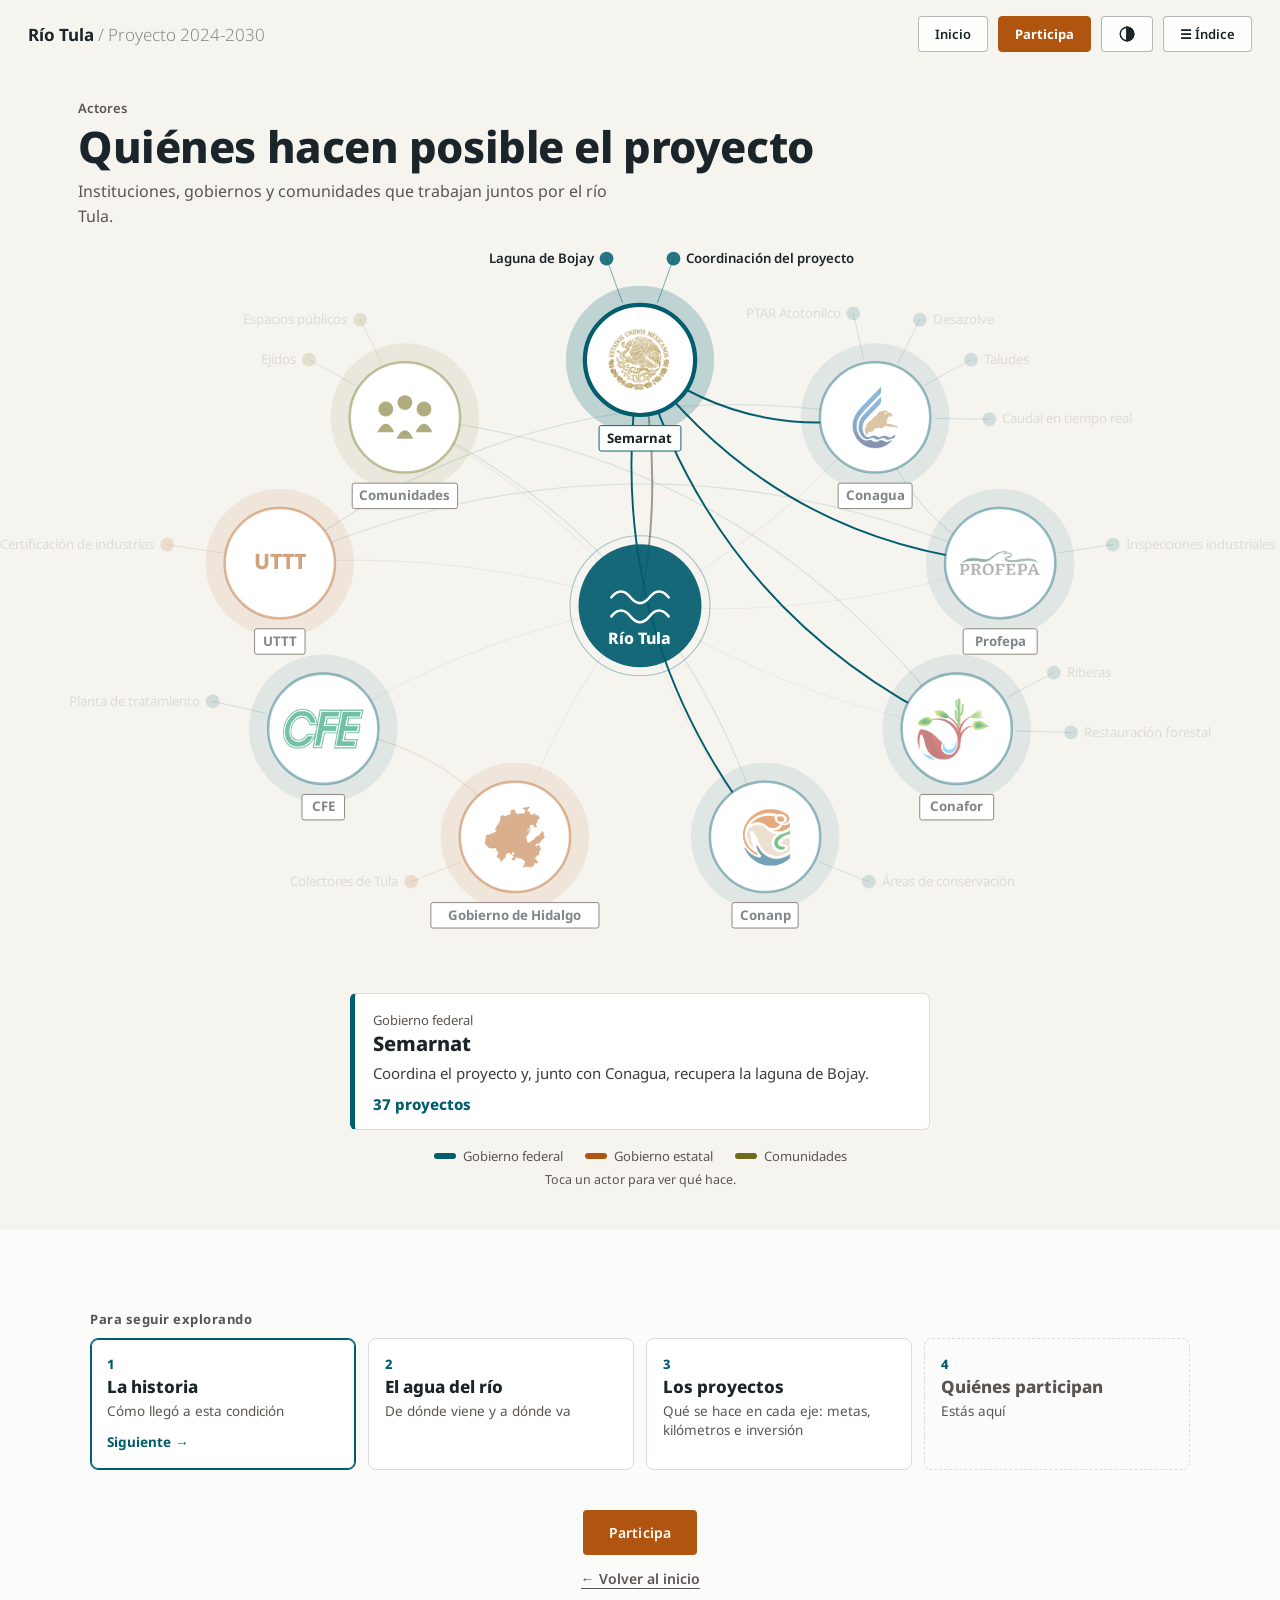
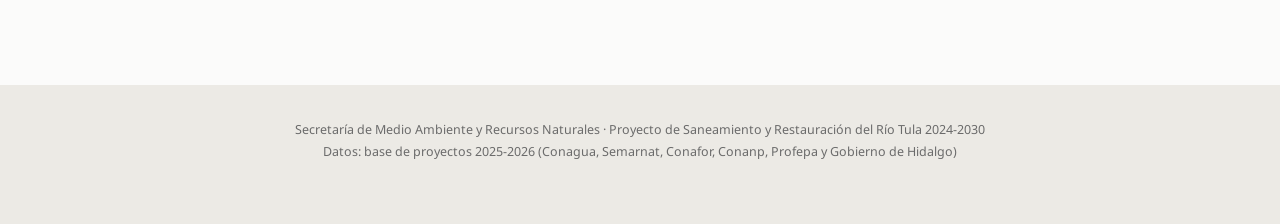
<file: actores.html>
<!DOCTYPE html>
<html lang="es">
<head>
  <meta charset="UTF-8" />
  <meta name="viewport" content="width=device-width, initial-scale=1.0" />
  <title>Actores · Río Tula: Plan de Saneamiento y Restauración 2024-2030</title>
  <meta name="description" content="El proyecto para sanear y restaurar el río Tula: un río más limpio, más seguro, más vivo y para todas y todos." />
  <link href="https://fonts.googleapis.com/css2?family=Noto+Sans:wght@300;400;500;600;700;800;900&display=swap" rel="stylesheet" />
  <link rel="stylesheet" href="css/temas.css?v=47" />
  <link rel="stylesheet" href="css/historia.css?v=47" />
  <link rel="stylesheet" href="css/capitulos.css?v=47" />
  <link rel="stylesheet" href="css/sistema.css?v=47" />
<link rel="preload" as="image" href="img/video/diagnostico_7.jpg" />
  <script>(function(){var h=document.documentElement;h.classList.add('js');try{var s=localStorage;if(s.getItem('rt-noche')==='1')h.dataset.theme='dark';if(s.getItem('rt-cvd')==='1')h.dataset.cvd='1'}catch(e){}})()</script>
</head>
<body>
<svg width="0" height="0" style="position:absolute" aria-hidden="true" focusable="false"><defs>
<filter id="f-rosa"    color-interpolation-filters="sRGB"><feColorMatrix type="matrix" values="0 0 0 0 0.753  0 0 0 0 0.478  0 0 0 0 0.447  0 0 0 1 0"/></filter>
<filter id="f-naranja" color-interpolation-filters="sRGB"><feColorMatrix type="matrix" values="0 0 0 0 0.788  0 0 0 0 0.400  0 0 0 0 0.122  0 0 0 1 0"/></filter>
<filter id="f-naranja-x2" color-interpolation-filters="sRGB"><feColorMatrix type="matrix" values="0 0 0 0 0.788  0 0 0 0 0.400  0 0 0 0 0.122  0 0 0 2.6 0"/></filter>
<filter id="f-verde"   color-interpolation-filters="sRGB"><feColorMatrix type="matrix" values="0 0 0 0 0.435  0 0 0 0 0.420  0 0 0 0 0.100  0 0 0 1 0"/></filter>
<filter id="f-slate"   color-interpolation-filters="sRGB"><feColorMatrix type="matrix" values="0 0 0 0 0.396  0 0 0 0 0.455  0 0 0 0 0.545  0 0 0 1 0"/></filter>
</defs></svg>
<div id="progress"></div>

<nav id="main-nav">
  <a class="nav-logo" href="index.html">Río Tula <span>/ Proyecto 2024-2030</span></a>
  <div class="nav-right">
    <a class="nav-btn nav-link" href="index.html">Inicio</a>
    <button class="nav-btn nav-pp" id="ppBtn" type="button" data-pp>Participa</button>
    <div class="a11y">
      <button class="nav-btn a11y-btn" id="a11yBtn" type="button" aria-haspopup="true" aria-expanded="false" aria-controls="a11yMenu" aria-label="Accesibilidad" title="Accesibilidad">
        <svg viewBox="0 0 24 24" width="18" height="18" fill="none" stroke="currentColor" stroke-width="2" stroke-linecap="round" aria-hidden="true"><circle cx="12" cy="12" r="9"/><path d="M12 3v18" /><path d="M12 3a9 9 0 0 1 0 18z" fill="currentColor"/></svg>
      </button>
      <div class="a11y-menu" id="a11yMenu" role="group" aria-label="Accesibilidad">
        <p class="a11y-t">Accesibilidad</p>
        <label class="a11y-sw"><input type="checkbox" id="swNoche"><span class="sw"></span><span>Modo noche</span></label>
        <label class="a11y-sw"><input type="checkbox" id="swCvd"><span class="sw"></span><span>Modo daltonismo</span></label>
      </div>
    </div>
    <button class="nav-btn" id="idxBtn" type="button">☰ Índice</button>
  </div>
</nav>

<div class="idx-panel" id="idxPanel" role="dialog" aria-label="Índice">
  <button class="idx-close" id="idxClose" type="button" aria-label="Cerrar">×</button>
  <div class="idx-box"><p class="idx-k">Índice</p><ol class="idx-cols"><li><a href="index.html#problema" style="--c:#025d6e;--bp:50% 50%" data-img="img/fotos/diagnostico/1_Descargas%20residuales%20directas%20al%20r%C3%ADo.jpg"><span class="ic-n">01</span><span class="ic-img"></span><span class="ic-t">¿Qué pasó con el río?</span><small>Cómo se volvió uno de los más contaminados</small></a></li><li><a href="index.html#promesa" style="--c:#025d6e;--bp:50% 50%" data-img="img/fotos/promesa-1/50_Presidenta%20Claudia%20Sheinbaum%20Pardo%20en%20la%20toma%20de%20protesta%20-%201%20de%20octubre%20de%202024.webp"><span class="ic-n">02</span><span class="ic-img"></span><span class="ic-t">El compromiso</span><small>Limpiar y sanear los tres ríos más contaminados</small></a></li><li><a href="index.html#solucion" style="--c:#025d6e;--bp:50% 50%" data-img="img/fotos/calidad-1/1_PTAR%20Atotonilco.jpg"><span class="ic-n">03</span><span class="ic-img"></span><span class="ic-t">La solución</span><small>Un mapa, cuatro mensajes</small></a></li><li><a href="index.html#franja" style="--c:#025d6e;--bp:50% 50%" data-img="img/fotos/inundaciones-1/10_Gaviones%20en%20El%20Chamizal%20-%202026.jpg"><span class="ic-n">04</span><span class="ic-img"></span><span class="ic-t">Así se ve hoy</span><small>Fotos de obra</small></a></li><li><a href="index.html#participa" style="--c:#b05510;--bp:50% 50%" data-img="img/fotos/participa/1_Jornada%20de%20limpieza%20en%20Chapultepec%20-%202025.jpg"><span class="ic-n">05</span><span class="ic-img"></span><span class="ic-t">Participa</span><small>Cómo sumarte al proyecto</small></a></li><li><a href="historia.html" style="--c:#6b6b6b;--bp:40% 50%" data-img="img/mapa/historia-final.webp"><span class="ic-n">06</span><span class="ic-img"></span><span class="ic-t">La historia</span><small>Cómo llegó a esta condición</small></a></li><li><a href="agua.html" style="--c:#6b6b6b;--bp:72% 62%" data-img="img/mapa/base.webp"><span class="ic-n">07</span><span class="ic-img"></span><span class="ic-t">El agua del río</span><small>De dónde viene y a dónde va</small></a></li><li><a href="proyecto.html" style="--c:#6b6b6b;--bp:50% 50%" data-img="img/fotos/ecosistemas-2/1_ACTUAL%20-%20Bojay.jpg"><span class="ic-n">08</span><span class="ic-img"></span><span class="ic-t">Los proyectos</span><small>Qué se hace en cada eje: metas, kilómetros e inversión</small></a></li><li><a href="actores.html" style="--c:#6b6b6b;--bp:50% 50%" data-img="img/fotos/ecosistemas-3/1_Puma%20encontrado%20en%20una%20ADVC%20a%203%20km%20del%20r%C3%ADo%20-%202026.png"><span class="ic-n">09</span><span class="ic-img"></span><span class="ic-t">Quiénes participan</span><small>Instituciones y comunidades</small></a></li></ol></div>
</div>

<div class="lightbox" id="lightbox"><button class="lightbox-close" type="button" aria-label="Cerrar">×</button><button class="lightbox-nav lightbox-prev" type="button" aria-label="Anterior">‹</button><img id="lightboxImg" alt=""><button class="lightbox-nav lightbox-next" type="button" aria-label="Siguiente">›</button><div class="lightbox-cap" id="lightboxCap"></div></div>

<div class="pp" id="ppPanel" role="dialog" aria-label="Súmate a recuperar el río"><div class="pp-box"><button class="pp-x" type="button" aria-label="Cerrar">×</button><h2>Súmate a recuperar el río</h2><p>Elige cómo quieres participar.</p><div class="pp-ls"><a class="pp-l" href="https://forms.gle/ywk73PzvLo6HkGVFA" target="_blank" rel="noopener"><span>Participa en eventos</span><i>→</i></a><a class="pp-l" href="https://forms.gle/ywk73PzvLo6HkGVFA" target="_blank" rel="noopener"><span>Recibe información</span><i>→</i></a><a class="pp-l" href="https://forms.gle/ywk73PzvLo6HkGVFA" target="_blank" rel="noopener"><span>Sugerencias o propuestas de colaboración</span><i>→</i></a><a class="pp-l" href="https://www.profepa.gob.mx/innovaportal/v/1156/1/mx/haz_tu_denuncia.html" target="_blank" rel="noopener"><span>Denuncia a una industria que contamina el río</span><i>→</i></a></div></div></div>

<section class="s-actores" id="actores" data-nav="light"><div class="ac-in"><div class="ac-head"><span class="s-tag">Actores</span><h1>Quiénes hacen posible el proyecto</h1><p>Instituciones, gobiernos y comunidades que trabajan juntos por el río Tula.</p></div><div class="an" id="an"><svg class="an-svg an-d" viewBox="0 0 1000 690" role="img" aria-label="Mapa de actores del proyecto del río Tula"><path class="an-l an-r" data-a="0" d="M500.0,330.0 Q523.2,214.0 500.0,98.0" style="--i:0"/><path class="an-l an-r" data-a="1" d="M500.0,330.0 Q628.7,263.3 721.8,152.3" style="--i:1"/><path class="an-l an-r" data-a="2" d="M500.0,330.0 Q673.9,343.8 839.8,289.7" style="--i:2"/><path class="an-l an-r" data-a="3" d="M500.0,330.0 Q637.8,417.9 798.8,446.0" style="--i:3"/><path class="an-l an-r" data-a="4" d="M500.0,330.0 Q537.2,450.8 618.0,548.0" style="--i:4"/><path class="an-l an-r" data-a="5" d="M500.0,330.0 Q419.2,427.2 382.0,548.0" style="--i:5"/><path class="an-l an-r" data-a="6" d="M500.0,330.0 Q339.0,358.1 201.2,446.0" style="--i:6"/><path class="an-l an-r" data-a="7" d="M500.0,330.0 Q334.1,275.9 160.2,289.7" style="--i:7"/><path class="an-l an-r" data-a="8" d="M500.0,330.0 Q406.9,219.0 278.2,152.3" style="--i:8"/><path class="an-l an-rel" data-a="0 1" d="M500.0,98.0 Q598.9,173.9 721.8,152.3" style="--i:0;--c:#025d6e"/><path class="an-l an-rel" data-a="0 2" d="M500.0,98.0 Q627.7,268.6 839.8,289.7" style="--i:1;--c:#025d6e"/><path class="an-l an-rel" data-a="0 3" d="M500.0,98.0 Q572.8,337.7 798.8,446.0" style="--i:2;--c:#025d6e"/><path class="an-l an-rel" data-a="0 4" d="M500.0,98.0 Q460.0,349.0 618.0,548.0" style="--i:3;--c:#025d6e"/><path class="an-l an-rel" data-a="1 2" d="M721.8,152.3 Q750.5,247.0 839.8,289.7" style="--i:4;--c:#025d6e"/><path class="an-l an-rel" data-a="1 7" d="M721.8,152.3 Q410.8,97.5 160.2,289.7" style="--i:5;--c:#025d6e"/><path class="an-l an-rel" data-a="2 7" d="M839.8,289.7 Q500.0,140.2 160.2,289.7" style="--i:6;--c:#025d6e"/><path class="an-l an-rel" data-a="3 8" d="M798.8,446.0 Q603.1,184.6 278.2,152.3" style="--i:7;--c:#025d6e"/><path class="an-l an-rel" data-a="4 8" d="M618.0,548.0 Q535.2,275.4 278.2,152.3" style="--i:8;--c:#025d6e"/><path class="an-l an-rel" data-a="5 6" d="M382.0,548.0 Q314.1,457.2 201.2,446.0" style="--i:9;--c:#b05510"/><g class="an-s" data-a="0" style="--i:0;--c:#025d6e"><path class="an-ls" d="M483.6,44.4 L468.4,2.4"/><circle cx="468.4" cy="2.4" r="6.5"/><text x="456.4" y="6.4" text-anchor="end">Laguna de Bojay</text></g><g class="an-s" data-a="0" style="--i:0;--c:#025d6e"><path class="an-ls" d="M516.4,44.4 L531.6,2.4"/><circle cx="531.6" cy="2.4" r="6.5"/><text x="543.6" y="6.4" text-anchor="start">Coordinación del proyecto</text></g><g class="an-s" data-a="1" style="--i:1;--c:#025d6e"><path class="an-ls" d="M711.1,97.3 L701.2,54.1"/><circle cx="701.2" cy="54.1" r="6.5"/><text x="689.2" y="58.1" text-anchor="end">PTAR Atotonilco</text></g><g class="an-s" data-a="1" style="--i:1;--c:#025d6e"><path class="an-ls" d="M743.6,100.7 L764.0,60.2"/><circle cx="764.0" cy="60.2" r="6.5"/><text x="776.0" y="64.2" text-anchor="start">Desazolve</text></g><g class="an-s" data-a="1" style="--i:1;--c:#025d6e"><path class="an-ls" d="M768.7,121.8 L812.3,97.8"/><circle cx="812.3" cy="97.8" r="6.5"/><text x="824.3" y="101.8" text-anchor="start">Taludes</text></g><g class="an-s" data-a="1" style="--i:1;--c:#025d6e"><path class="an-ls" d="M777.8,153.3 L829.7,154.0"/><circle cx="829.7" cy="154.0" r="6.5"/><text x="841.7" y="158.0" text-anchor="start">Caudal en tiempo real</text></g><g class="an-s" data-a="2" style="--i:2;--c:#025d6e"><path class="an-ls" d="M894.9,280.0 L946.1,272.3"/><circle cx="946.1" cy="272.3" r="6.5"/><text x="958.1" y="276.3" text-anchor="start">Inspecciones industriales</text></g><g class="an-s" data-a="3" style="--i:3;--c:#025d6e"><path class="an-ls" d="M846.3,416.3 L890.4,393.0"/><circle cx="890.4" cy="393.0" r="6.5"/><text x="902.4" y="397.0" text-anchor="start">Riberas</text></g><g class="an-s" data-a="3" style="--i:3;--c:#025d6e"><path class="an-ls" d="M854.7,448.0 L906.7,449.5"/><circle cx="906.7" cy="449.5" r="6.5"/><text x="918.7" y="453.5" text-anchor="start">Restauración forestal</text></g><g class="an-s" data-a="4" style="--i:4;--c:#025d6e"><path class="an-ls" d="M668.8,571.7 L715.9,590.3"/><circle cx="715.9" cy="590.3" r="6.5"/><text x="727.9" y="594.3" text-anchor="start">Áreas de conservación</text></g><g class="an-s" data-a="5" style="--i:5;--c:#b05510"><path class="an-ls" d="M331.2,571.7 L284.1,590.3"/><circle cx="284.1" cy="590.3" r="6.5"/><text x="272.1" y="594.3" text-anchor="end">Colectores de Tula</text></g><g class="an-s" data-a="6" style="--i:6;--c:#025d6e"><path class="an-ls" d="M147.1,431.5 L96.9,420.1"/><circle cx="96.9" cy="420.1" r="6.5"/><text x="84.9" y="424.1" text-anchor="end">Planta de tratamiento</text></g><g class="an-s" data-a="7" style="--i:7;--c:#b05510"><path class="an-ls" d="M105.1,280.0 L53.9,272.3"/><circle cx="53.9" cy="272.3" r="6.5"/><text x="41.9" y="276.3" text-anchor="end">Certificación de industrias</text></g><g class="an-s" data-a="8" style="--i:8;--c:#6f6b19"><path class="an-ls" d="M231.3,121.8 L187.7,97.8"/><circle cx="187.7" cy="97.8" r="6.5"/><text x="175.7" y="101.8" text-anchor="end">Ejidos</text></g><g class="an-s" data-a="8" style="--i:8;--c:#6f6b19"><path class="an-ls" d="M256.4,100.7 L236.0,60.2"/><circle cx="236.0" cy="60.2" r="6.5"/><text x="224.0" y="64.2" text-anchor="end">Espacios públicos</text></g><g class="an-c"><circle r="58" cx="500" cy="330" fill="#025d6e"/><circle r="66" cx="500" cy="330" fill="none" stroke="#025d6e" stroke-opacity=".35"/><path d="M473,322 q9,-11 18,0 t18,0 t18,0 M473,340 q9,-11 18,0 t18,0 t18,0" fill="none" stroke="#fff" stroke-width="2.4" stroke-linecap="round"/><text x="500" y="366" text-anchor="middle">Río Tula</text></g><g class="an-n on" tabindex="0" role="button" data-i="0" style="--i:0;--c:#025d6e"><circle class="an-h" cx="500.0" cy="98.0" r="70"/><circle class="an-o" cx="500.0" cy="98.0" r="52"/><image href="img/logos/semarnat.png" x="462.0" y="69.0" width="76" height="58" preserveAspectRatio="xMidYMid meet"/><g class="an-b"><rect x="461.4" y="160.0" width="77.2" height="24" rx="2"/><text x="500.0" y="176.0" text-anchor="middle" style="font-size:12.5px">Semarnat</text></g></g><g class="an-n" tabindex="0" role="button" data-i="1" style="--i:1;--c:#025d6e"><circle class="an-h" cx="721.8" cy="152.3" r="70"/><circle class="an-o" cx="721.8" cy="152.3" r="52"/><image href="img/logos/conagua.png" x="683.8" y="123.3" width="76" height="58" preserveAspectRatio="xMidYMid meet"/><g class="an-b"><rect x="686.9" y="214.3" width="69.8" height="24" rx="2"/><text x="721.8" y="230.3" text-anchor="middle" style="font-size:12.5px">Conagua</text></g></g><g class="an-n" tabindex="0" role="button" data-i="2" style="--i:2;--c:#025d6e"><circle class="an-h" cx="839.8" cy="289.7" r="70"/><circle class="an-o" cx="839.8" cy="289.7" r="52"/><image href="img/logos/profepa.png" x="801.8" y="260.7" width="76" height="58" preserveAspectRatio="xMidYMid meet"/><g class="an-b"><rect x="804.9" y="351.7" width="69.8" height="24" rx="2"/><text x="839.8" y="367.7" text-anchor="middle" style="font-size:12.5px">Profepa</text></g></g><g class="an-n" tabindex="0" role="button" data-i="3" style="--i:3;--c:#025d6e"><circle class="an-h" cx="798.8" cy="446.0" r="70"/><circle class="an-o" cx="798.8" cy="446.0" r="52"/><image href="img/logos/conafor.png" x="760.8" y="417.0" width="76" height="58" preserveAspectRatio="xMidYMid meet"/><g class="an-b"><rect x="763.9" y="508.0" width="69.8" height="24" rx="2"/><text x="798.8" y="524.0" text-anchor="middle" style="font-size:12.5px">Conafor</text></g></g><g class="an-n" tabindex="0" role="button" data-i="4" style="--i:4;--c:#025d6e"><circle class="an-h" cx="618.0" cy="548.0" r="70"/><circle class="an-o" cx="618.0" cy="548.0" r="52"/><image href="img/logos/conanp.png" x="580.0" y="519.0" width="76" height="58" preserveAspectRatio="xMidYMid meet"/><g class="an-b"><rect x="586.8" y="610.0" width="62.4" height="24" rx="2"/><text x="618.0" y="626.0" text-anchor="middle" style="font-size:12.5px">Conanp</text></g></g><g class="an-n" tabindex="0" role="button" data-i="5" style="--i:5;--c:#b05510"><circle class="an-h" cx="382.0" cy="548.0" r="70"/><circle class="an-o" cx="382.0" cy="548.0" r="52"/><image href="img/logos/hidalgo.svg" x="344.0" y="519.0" width="76" height="58" preserveAspectRatio="xMidYMid meet"/><g class="an-b"><rect x="302.7" y="610.0" width="158.6" height="24" rx="2"/><text x="382.0" y="626.0" text-anchor="middle" style="font-size:12.5px">Gobierno de Hidalgo</text></g></g><g class="an-n" tabindex="0" role="button" data-i="6" style="--i:6;--c:#025d6e"><circle class="an-h" cx="201.2" cy="446.0" r="70"/><circle class="an-o" cx="201.2" cy="446.0" r="52"/><image href="img/logos/cfe.png" x="163.2" y="417.0" width="76" height="58" preserveAspectRatio="xMidYMid meet"/><g class="an-b"><rect x="181.1" y="508.0" width="40.2" height="24" rx="2"/><text x="201.2" y="524.0" text-anchor="middle" style="font-size:12.5px">CFE</text></g></g><g class="an-n" tabindex="0" role="button" data-i="7" style="--i:7;--c:#b05510"><circle class="an-h" cx="160.2" cy="289.7" r="70"/><circle class="an-o" cx="160.2" cy="289.7" r="52"/><text class="an-tx" x="160.2" y="295.7" text-anchor="middle">UTTT</text><g class="an-b"><rect x="136.4" y="351.7" width="47.6" height="24" rx="2"/><text x="160.2" y="367.7" text-anchor="middle" style="font-size:12.5px">UTTT</text></g></g><g class="an-n" tabindex="0" role="button" data-i="8" style="--i:8;--c:#6f6b19"><circle class="an-h" cx="278.2" cy="152.3" r="70"/><circle class="an-o" cx="278.2" cy="152.3" r="52"/><g fill="#6f6b19" transform="translate(278.2 152.3) scale(1)"><circle cx="-18" cy="-8" r="7"/><circle cx="0" cy="-14" r="7"/><circle cx="18" cy="-8" r="7"/><path d="M-26,14 q8,-16 16,0z M-8,20 q8,-16 16,0z M10,14 q8,-16 16,0z"/></g><g class="an-b"><rect x="228.5" y="214.3" width="99.4" height="24" rx="2"/><text x="278.2" y="230.3" text-anchor="middle" style="font-size:12.5px">Comunidades</text></g></g></svg><svg class="an-svg an-m" viewBox="0 0 420 780" role="img" aria-label="Mapa de actores del proyecto del río Tula" aria-hidden="true"><path class="an-l an-r" data-a="0" d="M210.0,372.0 Q239.2,226.0 210.0,80.0" style="--i:0"/><path class="an-l an-r" data-a="1" d="M210.0,372.0 Q276.1,268.9 297.4,148.3" style="--i:1"/><path class="an-l an-r" data-a="2" d="M210.0,372.0 Q282.0,360.0 343.9,321.3" style="--i:2"/><path class="an-l an-r" data-a="3" d="M210.0,372.0 Q254.3,456.8 327.8,518.0" style="--i:3"/><path class="an-l an-r" data-a="4" d="M210.0,372.0 Q205.8,513.8 256.5,646.4" style="--i:4"/><path class="an-l an-r" data-a="5" d="M210.0,372.0 Q159.3,504.5 163.5,646.4" style="--i:5"/><path class="an-l an-r" data-a="6" d="M210.0,372.0 Q136.5,433.2 92.2,518.0" style="--i:6"/><path class="an-l an-r" data-a="7" d="M210.0,372.0 Q148.1,333.3 76.1,321.3" style="--i:7"/><path class="an-l an-r" data-a="8" d="M210.0,372.0 Q188.7,251.4 122.6,148.3" style="--i:8"/><path class="an-l an-rel" data-a="0 1" d="M210.0,80.0 Q238.7,133.4 297.4,148.3" style="--i:0;--c:#025d6e"/><path class="an-l an-rel" data-a="0 2" d="M210.0,80.0 Q223.9,230.1 343.9,321.3" style="--i:1;--c:#025d6e"/><path class="an-l an-rel" data-a="0 3" d="M210.0,80.0 Q172.5,324.9 327.8,518.0" style="--i:2;--c:#025d6e"/><path class="an-l an-rel" data-a="0 4" d="M210.0,80.0 Q108.7,373.4 256.5,646.4" style="--i:3;--c:#025d6e"/><path class="an-l an-rel" data-a="1 2" d="M297.4,148.3 Q282.6,245.0 343.9,321.3" style="--i:4;--c:#025d6e"/><path class="an-l an-rel" data-a="1 7" d="M297.4,148.3 Q148.7,186.1 76.1,321.3" style="--i:5;--c:#025d6e"/><path class="an-l an-rel" data-a="2 7" d="M343.9,321.3 Q210.0,262.4 76.1,321.3" style="--i:6;--c:#025d6e"/><path class="an-l an-rel" data-a="3 8" d="M327.8,518.0 Q306.5,288.0 122.6,148.3" style="--i:7;--c:#025d6e"/><path class="an-l an-rel" data-a="4 8" d="M256.5,646.4 Q299.1,367.9 122.6,148.3" style="--i:8;--c:#025d6e"/><path class="an-l an-rel" data-a="5 6" d="M163.5,646.4 Q156.1,566.5 92.2,518.0" style="--i:9;--c:#b05510"/><g class="an-s" data-a="0" style="--i:0;--c:#025d6e"><path class="an-ls" d="M197.7,46.2 L192.9,33.0"/><circle cx="192.9" cy="33.0" r="4.2"/></g><g class="an-s" data-a="0" style="--i:0;--c:#025d6e"><path class="an-ls" d="M222.3,46.2 L227.1,33.0"/><circle cx="227.1" cy="33.0" r="4.2"/></g><g class="an-s" data-a="1" style="--i:1;--c:#025d6e"><path class="an-ls" d="M285.1,114.5 L280.3,101.3"/><circle cx="280.3" cy="101.3" r="4.2"/></g><g class="an-s" data-a="1" style="--i:1;--c:#025d6e"><path class="an-ls" d="M309.7,114.5 L314.5,101.3"/><circle cx="314.5" cy="101.3" r="4.2"/></g><g class="an-s" data-a="1" style="--i:1;--c:#025d6e"><path class="an-ls" d="M328.6,130.3 L340.7,123.3"/><circle cx="340.7" cy="123.3" r="4.2"/></g><g class="an-s" data-a="1" style="--i:1;--c:#025d6e"><path class="an-ls" d="M332.9,154.6 L346.7,157.0"/><circle cx="346.7" cy="157.0" r="4.2"/></g><g class="an-s" data-a="2" style="--i:2;--c:#025d6e"><path class="an-ls" d="M379.4,315.0 L393.2,312.6"/><circle cx="393.2" cy="312.6" r="4.2"/></g><g class="an-s" data-a="3" style="--i:3;--c:#025d6e"><path class="an-ls" d="M357.3,497.4 L368.7,489.3"/><circle cx="368.7" cy="489.3" r="4.2"/></g><g class="an-s" data-a="3" style="--i:3;--c:#025d6e"><path class="an-ls" d="M363.6,521.1 L377.6,522.4"/><circle cx="377.6" cy="522.4" r="4.2"/></g><g class="an-s" data-a="4" style="--i:4;--c:#025d6e"><path class="an-ls" d="M289.1,661.6 L301.8,667.5"/><circle cx="301.8" cy="667.5" r="4.2"/></g><g class="an-s" data-a="5" style="--i:5;--c:#b05510"><path class="an-ls" d="M130.9,661.6 L118.2,667.5"/><circle cx="118.2" cy="667.5" r="4.2"/></g><g class="an-s" data-a="6" style="--i:6;--c:#025d6e"><path class="an-ls" d="M57.4,508.7 L43.9,505.1"/><circle cx="43.9" cy="505.1" r="4.2"/></g><g class="an-s" data-a="7" style="--i:7;--c:#b05510"><path class="an-ls" d="M40.6,315.0 L26.8,312.6"/><circle cx="26.8" cy="312.6" r="4.2"/></g><g class="an-s" data-a="8" style="--i:8;--c:#6f6b19"><path class="an-ls" d="M91.4,130.3 L79.3,123.3"/><circle cx="79.3" cy="123.3" r="4.2"/></g><g class="an-s" data-a="8" style="--i:8;--c:#6f6b19"><path class="an-ls" d="M110.3,114.5 L105.5,101.3"/><circle cx="105.5" cy="101.3" r="4.2"/></g><g class="an-c"><circle r="50" cx="210" cy="372" fill="#025d6e"/><circle r="58" cx="210" cy="372" fill="none" stroke="#025d6e" stroke-opacity=".35"/><path d="M183,364 q9,-11 18,0 t18,0 t18,0 M183,382 q9,-11 18,0 t18,0 t18,0" fill="none" stroke="#fff" stroke-width="2.4" stroke-linecap="round"/><text x="210" y="408" text-anchor="middle">Río Tula</text></g><g class="an-n on" tabindex="-1" role="button" data-i="0" style="--i:0;--c:#025d6e" aria-label="Semarnat"><circle class="an-h" cx="210.0" cy="80.0" r="50"/><circle class="an-o" cx="210.0" cy="80.0" r="32"/><image href="img/logos/semarnat.png" x="185.0" y="61.0" width="50" height="38" preserveAspectRatio="xMidYMid meet"/><g class="an-b"><rect x="173.4" y="122.0" width="73.2" height="22" rx="2"/><text x="210.0" y="137.0" text-anchor="middle" style="font-size:11.5px">Semarnat</text></g></g><g class="an-n" tabindex="-1" role="button" data-i="1" style="--i:1;--c:#025d6e" aria-label="Conagua"><circle class="an-h" cx="297.4" cy="148.3" r="50"/><circle class="an-o" cx="297.4" cy="148.3" r="32"/><image href="img/logos/conagua.png" x="272.4" y="129.3" width="50" height="38" preserveAspectRatio="xMidYMid meet"/><g class="an-b"><rect x="264.3" y="190.3" width="66.3" height="22" rx="2"/><text x="297.4" y="205.3" text-anchor="middle" style="font-size:11.5px">Conagua</text></g></g><g class="an-n" tabindex="-1" role="button" data-i="2" style="--i:2;--c:#025d6e" aria-label="Profepa"><circle class="an-h" cx="343.9" cy="321.3" r="50"/><circle class="an-o" cx="343.9" cy="321.3" r="32"/><image href="img/logos/profepa.png" x="318.9" y="302.3" width="50" height="38" preserveAspectRatio="xMidYMid meet"/><g class="an-b"><rect x="310.8" y="363.3" width="66.3" height="22" rx="2"/><text x="343.9" y="378.3" text-anchor="middle" style="font-size:11.5px">Profepa</text></g></g><g class="an-n" tabindex="-1" role="button" data-i="3" style="--i:3;--c:#025d6e" aria-label="Conafor"><circle class="an-h" cx="327.8" cy="518.0" r="50"/><circle class="an-o" cx="327.8" cy="518.0" r="32"/><image href="img/logos/conafor.png" x="302.8" y="499.0" width="50" height="38" preserveAspectRatio="xMidYMid meet"/><g class="an-b"><rect x="294.6" y="560.0" width="66.3" height="22" rx="2"/><text x="327.8" y="575.0" text-anchor="middle" style="font-size:11.5px">Conafor</text></g></g><g class="an-n" tabindex="-1" role="button" data-i="4" style="--i:4;--c:#025d6e" aria-label="Conanp"><circle class="an-h" cx="256.5" cy="646.4" r="50"/><circle class="an-o" cx="256.5" cy="646.4" r="32"/><image href="img/logos/conanp.png" x="231.5" y="627.4" width="50" height="38" preserveAspectRatio="xMidYMid meet"/><g class="an-b"><rect x="226.8" y="688.4" width="59.4" height="22" rx="2"/><text x="256.5" y="703.4" text-anchor="middle" style="font-size:11.5px">Conanp</text></g></g><g class="an-n" tabindex="-1" role="button" data-i="5" style="--i:5;--c:#b05510" aria-label="Gobierno de Hidalgo"><circle class="an-h" cx="163.5" cy="646.4" r="50"/><circle class="an-o" cx="163.5" cy="646.4" r="32"/><image href="img/logos/hidalgo.svg" x="138.5" y="627.4" width="50" height="38" preserveAspectRatio="xMidYMid meet"/><g class="an-b"><rect x="88.9" y="688.4" width="149.1" height="22" rx="2"/><text x="163.5" y="703.4" text-anchor="middle" style="font-size:11.5px">Gobierno de Hidalgo</text></g></g><g class="an-n" tabindex="-1" role="button" data-i="6" style="--i:6;--c:#025d6e" aria-label="CFE"><circle class="an-h" cx="92.2" cy="518.0" r="50"/><circle class="an-o" cx="92.2" cy="518.0" r="32"/><image href="img/logos/cfe.png" x="67.2" y="499.0" width="50" height="38" preserveAspectRatio="xMidYMid meet"/><g class="an-b"><rect x="72.9" y="560.0" width="38.7" height="22" rx="2"/><text x="92.2" y="575.0" text-anchor="middle" style="font-size:11.5px">CFE</text></g></g><g class="an-n" tabindex="-1" role="button" data-i="7" style="--i:7;--c:#b05510" aria-label="UTTT"><circle class="an-h" cx="76.1" cy="321.3" r="50"/><circle class="an-o" cx="76.1" cy="321.3" r="32"/><text class="an-tx" x="76.1" y="326.3" text-anchor="middle" style="font-size:15px">UTTT</text><g class="an-b"><rect x="53.3" y="363.3" width="45.6" height="22" rx="2"/><text x="76.1" y="378.3" text-anchor="middle" style="font-size:11.5px">UTTT</text></g></g><g class="an-n" tabindex="-1" role="button" data-i="8" style="--i:8;--c:#6f6b19" aria-label="Comunidades"><circle class="an-h" cx="122.6" cy="148.3" r="50"/><circle class="an-o" cx="122.6" cy="148.3" r="32"/><g fill="#6f6b19" transform="translate(122.6 148.3) scale(0.62)"><circle cx="-18" cy="-8" r="7"/><circle cx="0" cy="-14" r="7"/><circle cx="18" cy="-8" r="7"/><path d="M-26,14 q8,-16 16,0z M-8,20 q8,-16 16,0z M10,14 q8,-16 16,0z"/></g><g class="an-b"><rect x="75.6" y="190.3" width="93.9" height="22" rx="2"/><text x="122.6" y="205.3" text-anchor="middle" style="font-size:11.5px">Comunidades</text></g></g></svg></div><div class="an-det" id="anDet"><div class="ad-i" data-i="0"><span class="ad-cat">Gobierno federal</span><h3>Semarnat</h3><p>Coordina el proyecto y, junto con Conagua, recupera la laguna de Bojay.</p><ul class="ad-ac"><li>Laguna de Bojay</li><li>Coordinación del proyecto</li></ul><b>37 proyectos</b></div><div class="ad-i" data-i="1"><span class="ad-cat">Gobierno federal</span><h3>Conagua</h3><p>Trata más agua en la PTAR Atotonilco, desazolva el río, estabiliza taludes y mide el caudal.</p><ul class="ad-ac"><li>PTAR Atotonilco</li><li>Desazolve</li><li>Taludes</li><li>Caudal en tiempo real</li></ul><b>$112 mdp/año en Atotonilco</b></div><div class="ad-i" data-i="2"><span class="ad-cat">Gobierno federal</span><h3>Profepa</h3><p>Inspecciona a las industrias que descargan al río, junto con Conagua.</p><ul class="ad-ac"><li>Inspecciones industriales</li></ul><b>311 inspecciones</b></div><div class="ad-i" data-i="3"><span class="ad-cat">Gobierno federal</span><h3>Conafor</h3><p>Sanea y planta árboles en las riberas y restaura suelo forestal con ejidos.</p><ul class="ad-ac"><li>Riberas</li><li>Restauración forestal</li></ul><b>2,152 ha en restauración</b></div><div class="ad-i" data-i="4"><span class="ad-cat">Gobierno federal</span><h3>Conanp</h3><p>Certifica áreas que sus dueños deciden conservar.</p><ul class="ad-ac"><li>Áreas de conservación</li></ul><b>1,700 ha certificadas</b></div><div class="ad-i" data-i="5"><span class="ad-cat">Gobierno estatal</span><h3>Gobierno de Hidalgo</h3><p>Construye los colectores que llevan el drenaje de Tula a una planta de tratamiento.</p><ul class="ad-ac"><li>Colectores de Tula</li></ul><b>35.8 km de colectores</b></div><div class="ad-i" data-i="6"><span class="ad-cat">Gobierno federal</span><h3>CFE</h3><p>Rehabilita su planta de tratamiento, que recibirá el drenaje de Tula.</p><ul class="ad-ac"><li>Planta de tratamiento</li></ul><b>Planta en rehabilitación</b></div><div class="ad-i" data-i="7"><span class="ad-cat">Gobierno estatal</span><h3>Centro Regional de Prevención Ambiental (UTTT)</h3><p>Capacita y certifica a las industrias para mejorar sus procesos.</p><ul class="ad-ac"><li>Certificación de industrias</li></ul><b>29 industrias en certificación</b></div><div class="ad-i" data-i="8"><span class="ad-cat">Comunidades</span><h3>Comunidades y ejidos</h3><p>Restauran bosques junto con Conafor y usarán los nuevos espacios públicos junto al río.</p><ul class="ad-ac"><li>Ejidos</li><li>Espacios públicos</li></ul><b>5 espacios públicos</b></div></div><div class="am-ley"><span><i style="background:#025d6e"></i>Gobierno federal</span><span><i style="background:#b05510"></i>Gobierno estatal</span><span><i style="background:#6f6b19"></i>Comunidades</span><small>Toca un actor para ver qué hace.</small></div></div></section><section class="hs-fin" data-nav="light"><div class="sn-fin"><p class="sn-k">Para seguir explorando</p><div class="sn-row"><a class="sn-c next" href="historia.html"><span class="sn-n">1</span><b>La historia</b><small>Cómo llegó a esta condición</small><i>Siguiente →</i></a><a class="sn-c" href="agua.html"><span class="sn-n">2</span><b>El agua del río</b><small>De dónde viene y a dónde va</small></a><a class="sn-c" href="proyecto.html"><span class="sn-n">3</span><b>Los proyectos</b><small>Qué se hace en cada eje: metas, kilómetros e inversión</small></a><div class="sn-c on"><span class="sn-n">4</span><b>Quiénes participan</b><small>Estás aquí</small></div></div></div><button class="btn btn-dark" type="button" data-pp>Participa</button><a class="hs-volver" href="index.html">← Volver al inicio</a></section><footer>Secretaría de Medio Ambiente y Recursos Naturales · Proyecto de Saneamiento y Restauración del Río Tula 2024-2030<br>Datos: base de proyectos 2025-2026 (Conagua, Semarnat, Conafor, Conanp, Profepa y Gobierno de Hidalgo)</footer>

<script data-goatcounter="https://riotula.goatcounter.com/count" async src="//gc.zgo.at/count.js"></script>
<script src="js/sitio.js?v=47"></script>
</body>
</html>
</file>
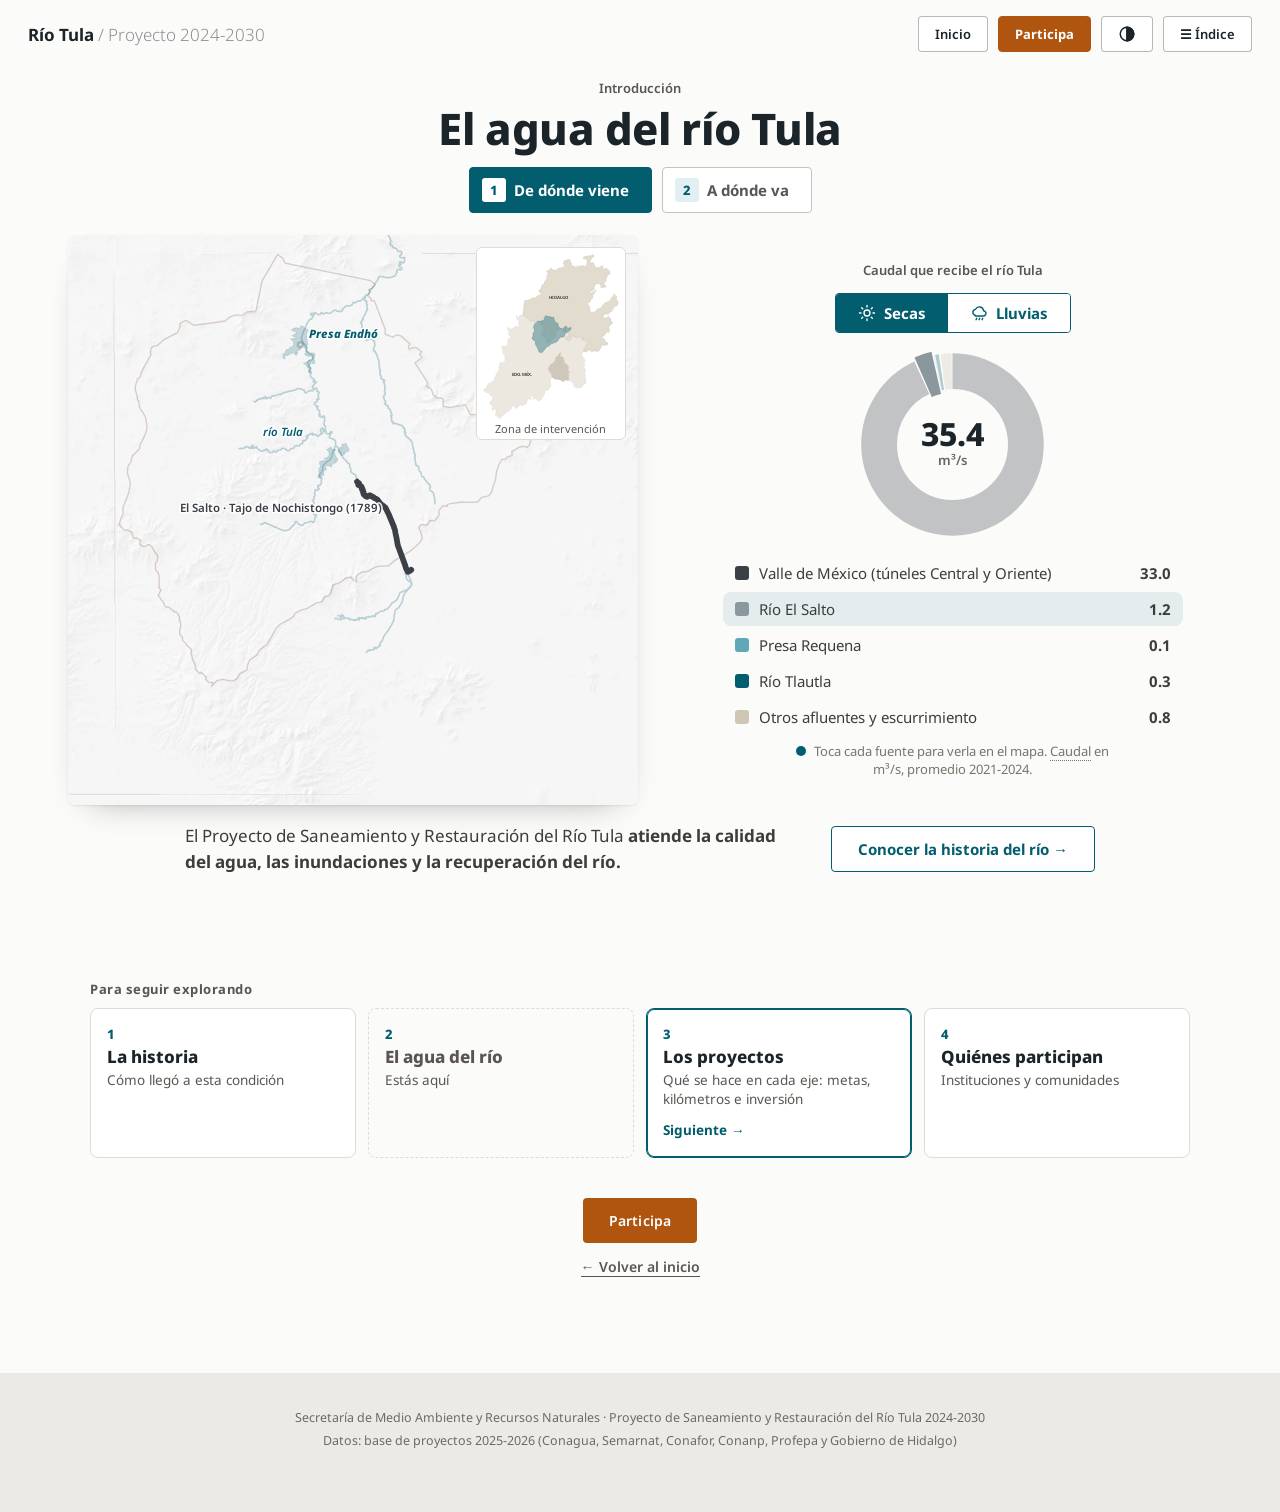
<file: agua.html>
<!DOCTYPE html>
<html lang="es">
<head>
  <meta charset="UTF-8" />
  <meta name="viewport" content="width=device-width, initial-scale=1.0" />
  <title>El agua del río · Río Tula: Plan de Saneamiento y Restauración 2024-2030</title>
  <meta name="description" content="El proyecto para sanear y restaurar el río Tula: un río más limpio, más seguro, más vivo y para todas y todos." />
  <link href="https://fonts.googleapis.com/css2?family=Noto+Sans:wght@300;400;500;600;700;800;900&display=swap" rel="stylesheet" />
  <link rel="stylesheet" href="css/temas.css?v=47" />
  <link rel="stylesheet" href="css/historia.css?v=47" />
  <link rel="stylesheet" href="css/capitulos.css?v=47" />
  <link rel="stylesheet" href="css/sistema.css?v=47" />
<link rel="preload" as="image" href="img/video/diagnostico_7.jpg" />
  <script>(function(){var h=document.documentElement;h.classList.add('js');try{var s=localStorage;if(s.getItem('rt-noche')==='1')h.dataset.theme='dark';if(s.getItem('rt-cvd')==='1')h.dataset.cvd='1'}catch(e){}})()</script>
</head>
<body>
<svg width="0" height="0" style="position:absolute" aria-hidden="true" focusable="false"><defs>
<filter id="f-rosa"    color-interpolation-filters="sRGB"><feColorMatrix type="matrix" values="0 0 0 0 0.753  0 0 0 0 0.478  0 0 0 0 0.447  0 0 0 1 0"/></filter>
<filter id="f-naranja" color-interpolation-filters="sRGB"><feColorMatrix type="matrix" values="0 0 0 0 0.788  0 0 0 0 0.400  0 0 0 0 0.122  0 0 0 1 0"/></filter>
<filter id="f-naranja-x2" color-interpolation-filters="sRGB"><feColorMatrix type="matrix" values="0 0 0 0 0.788  0 0 0 0 0.400  0 0 0 0 0.122  0 0 0 2.6 0"/></filter>
<filter id="f-verde"   color-interpolation-filters="sRGB"><feColorMatrix type="matrix" values="0 0 0 0 0.435  0 0 0 0 0.420  0 0 0 0 0.100  0 0 0 1 0"/></filter>
<filter id="f-slate"   color-interpolation-filters="sRGB"><feColorMatrix type="matrix" values="0 0 0 0 0.396  0 0 0 0 0.455  0 0 0 0 0.545  0 0 0 1 0"/></filter>
</defs></svg>
<div id="progress"></div>

<nav id="main-nav">
  <a class="nav-logo" href="index.html">Río Tula <span>/ Proyecto 2024-2030</span></a>
  <div class="nav-right">
    <a class="nav-btn nav-link" href="index.html">Inicio</a>
    <button class="nav-btn nav-pp" id="ppBtn" type="button" data-pp>Participa</button>
    <div class="a11y">
      <button class="nav-btn a11y-btn" id="a11yBtn" type="button" aria-haspopup="true" aria-expanded="false" aria-controls="a11yMenu" aria-label="Accesibilidad" title="Accesibilidad">
        <svg viewBox="0 0 24 24" width="18" height="18" fill="none" stroke="currentColor" stroke-width="2" stroke-linecap="round" aria-hidden="true"><circle cx="12" cy="12" r="9"/><path d="M12 3v18" /><path d="M12 3a9 9 0 0 1 0 18z" fill="currentColor"/></svg>
      </button>
      <div class="a11y-menu" id="a11yMenu" role="group" aria-label="Accesibilidad">
        <p class="a11y-t">Accesibilidad</p>
        <label class="a11y-sw"><input type="checkbox" id="swNoche"><span class="sw"></span><span>Modo noche</span></label>
        <label class="a11y-sw"><input type="checkbox" id="swCvd"><span class="sw"></span><span>Modo daltonismo</span></label>
      </div>
    </div>
    <button class="nav-btn" id="idxBtn" type="button">☰ Índice</button>
  </div>
</nav>

<div class="idx-panel" id="idxPanel" role="dialog" aria-label="Índice">
  <button class="idx-close" id="idxClose" type="button" aria-label="Cerrar">×</button>
  <div class="idx-box"><p class="idx-k">Índice</p><ol class="idx-cols"><li><a href="index.html#problema" style="--c:#025d6e;--bp:50% 50%" data-img="img/fotos/diagnostico/1_Descargas%20residuales%20directas%20al%20r%C3%ADo.jpg"><span class="ic-n">01</span><span class="ic-img"></span><span class="ic-t">¿Qué pasó con el río?</span><small>Cómo se volvió uno de los más contaminados</small></a></li><li><a href="index.html#promesa" style="--c:#025d6e;--bp:50% 50%" data-img="img/fotos/promesa-1/50_Presidenta%20Claudia%20Sheinbaum%20Pardo%20en%20la%20toma%20de%20protesta%20-%201%20de%20octubre%20de%202024.webp"><span class="ic-n">02</span><span class="ic-img"></span><span class="ic-t">El compromiso</span><small>Limpiar y sanear los tres ríos más contaminados</small></a></li><li><a href="index.html#solucion" style="--c:#025d6e;--bp:50% 50%" data-img="img/fotos/calidad-1/1_PTAR%20Atotonilco.jpg"><span class="ic-n">03</span><span class="ic-img"></span><span class="ic-t">La solución</span><small>Un mapa, cuatro mensajes</small></a></li><li><a href="index.html#franja" style="--c:#025d6e;--bp:50% 50%" data-img="img/fotos/inundaciones-1/10_Gaviones%20en%20El%20Chamizal%20-%202026.jpg"><span class="ic-n">04</span><span class="ic-img"></span><span class="ic-t">Así se ve hoy</span><small>Fotos de obra</small></a></li><li><a href="index.html#participa" style="--c:#b05510;--bp:50% 50%" data-img="img/fotos/participa/1_Jornada%20de%20limpieza%20en%20Chapultepec%20-%202025.jpg"><span class="ic-n">05</span><span class="ic-img"></span><span class="ic-t">Participa</span><small>Cómo sumarte al proyecto</small></a></li><li><a href="historia.html" style="--c:#6b6b6b;--bp:40% 50%" data-img="img/mapa/historia-final.webp"><span class="ic-n">06</span><span class="ic-img"></span><span class="ic-t">La historia</span><small>Cómo llegó a esta condición</small></a></li><li><a href="agua.html" style="--c:#6b6b6b;--bp:72% 62%" data-img="img/mapa/base.webp"><span class="ic-n">07</span><span class="ic-img"></span><span class="ic-t">El agua del río</span><small>De dónde viene y a dónde va</small></a></li><li><a href="proyecto.html" style="--c:#6b6b6b;--bp:50% 50%" data-img="img/fotos/ecosistemas-2/1_ACTUAL%20-%20Bojay.jpg"><span class="ic-n">08</span><span class="ic-img"></span><span class="ic-t">Los proyectos</span><small>Qué se hace en cada eje: metas, kilómetros e inversión</small></a></li><li><a href="actores.html" style="--c:#6b6b6b;--bp:50% 50%" data-img="img/fotos/ecosistemas-3/1_Puma%20encontrado%20en%20una%20ADVC%20a%203%20km%20del%20r%C3%ADo%20-%202026.png"><span class="ic-n">09</span><span class="ic-img"></span><span class="ic-t">Quiénes participan</span><small>Instituciones y comunidades</small></a></li></ol></div>
</div>

<div class="lightbox" id="lightbox"><button class="lightbox-close" type="button" aria-label="Cerrar">×</button><button class="lightbox-nav lightbox-prev" type="button" aria-label="Anterior">‹</button><img id="lightboxImg" alt=""><button class="lightbox-nav lightbox-next" type="button" aria-label="Siguiente">›</button><div class="lightbox-cap" id="lightboxCap"></div></div>

<div class="pp" id="ppPanel" role="dialog" aria-label="Súmate a recuperar el río"><div class="pp-box"><button class="pp-x" type="button" aria-label="Cerrar">×</button><h2>Súmate a recuperar el río</h2><p>Elige cómo quieres participar.</p><div class="pp-ls"><a class="pp-l" href="https://forms.gle/ywk73PzvLo6HkGVFA" target="_blank" rel="noopener"><span>Participa en eventos</span><i>→</i></a><a class="pp-l" href="https://forms.gle/ywk73PzvLo6HkGVFA" target="_blank" rel="noopener"><span>Recibe información</span><i>→</i></a><a class="pp-l" href="https://forms.gle/ywk73PzvLo6HkGVFA" target="_blank" rel="noopener"><span>Sugerencias o propuestas de colaboración</span><i>→</i></a><a class="pp-l" href="https://www.profepa.gob.mx/innovaportal/v/1156/1/mx/haz_tu_denuncia.html" target="_blank" rel="noopener"><span>Denuncia a una industria que contamina el río</span><i>→</i></a></div></div></div>

<section class="s-origen" id="origen" data-nav="light" data-fit><div class="fit-in"><div class="or-top rv"><span class="s-tag">Introducción</span><h2 class="s-title">El agua del río Tula</h2></div><div class="or-tabs" role="tablist"><button class="or-tab on" type="button" data-tab="vi"><i>1</i>De dónde viene</button><button class="or-tab" type="button" data-tab="va"><i>2</i>A dónde va</button></div><div class="or-pane on" data-pane="vi"><div class="vi-grid"><div class="or-map"><svg class="omap" id="omap" viewBox="40 -20 470 660" preserveAspectRatio="xMidYMid meet" role="img" aria-label="Mapa de los afluentes del río Tula"><image class="hillshade" href="img/mapa/hillshade.webp" x="-628.9" y="-628.9" width="1809.4" height="1886.6" preserveAspectRatio="none"/><path class="o-delim" data-k="cuenca" d="M384.08,294.28 L379.07,293.54 L374.40,299.13 L374.83,303.71 L372.78,307.15 L369.54,310.77 L366.62,310.51 L363.68,310.82 L362.90,313.00 L361.01,315.33 L359.31,315.71 L357.74,315.81 L355.85,315.25 L354.12,315.22 L351.11,318.95 L353.27,323.14 L354.71,328.69 L354.99,331.63 L353.02,335.22 L348.08,340.47 L340.00,346.86 L329.87,352.86 L323.22,357.04 L316.36,363.11 L310.50,363.16 L303.23,363.88 L301.32,364.70 L291.90,369.51 L285.25,370.28 L281.10,373.00 L278.67,375.75 L279.00,380.72 L274.30,378.68 L273.05,376.07 L266.77,377.23 L262.83,380.39 L258.02,383.31 L255.20,383.90 L251.94,385.13 L251.12,388.85 L249.61,391.37 L249.93,393.56 L248.44,395.36 L247.31,397.16 L241.79,399.24 L239.50,403.93 L236.56,405.33 L233.27,405.63 L221.81,412.69 L214.48,414.36 L208.20,417.89 L205.93,421.85 L201.86,424.69 L190.79,430.66 L186.33,434.95 L175.34,454.79 L171.28,456.90 L167.20,460.47 L165.32,462.98 L163.80,466.24 L155.28,472.26 L153.36,476.97 L152.13,483.51 L144.01,488.09 L140.24,494.21 L136.55,496.33 L132.17,496.24 L124.54,494.62 L117.58,495.94 L111.73,501.91 L112.72,498.10 L108.03,497.94 L104.62,494.73 L104.62,492.34 L105.14,491.83 L105.14,491.30 L104.10,491.30 L99.42,486.62 L98.38,486.62 L97.86,487.15 L96.82,487.14 L92.66,482.98 L92.66,478.82 L92.14,478.30 L92.14,477.26 L91.62,476.75 L91.62,475.71 L91.10,475.19 L91.10,474.67 L90.06,473.63 L90.06,473.11 L89.02,472.07 L89.02,468.94 L88.50,468.43 L88.50,466.87 L87.98,466.34 L87.98,464.78 L87.46,464.27 L87.46,462.70 L87.98,462.19 L87.98,460.11 L83.82,455.94 L83.30,455.95 L82.26,454.90 L82.26,454.38 L81.74,453.86 L81.74,453.35 L77.58,449.19 L77.58,445.54 L74.46,442.42 L74.46,435.67 L75.50,434.63 L75.50,428.90 L73.94,427.35 L74.46,426.82 L74.46,425.26 L73.94,424.75 L73.94,421.63 L73.42,421.10 L73.42,420.58 L72.38,419.54 L72.38,419.02 L71.34,417.98 L71.34,417.47 L70.30,416.43 L68.74,416.42 L68.22,415.91 L67.70,415.90 L65.62,413.82 L65.10,413.83 L62.50,411.23 L61.46,411.23 L60.94,410.70 L58.34,410.71 L56.78,409.15 L56.78,408.11 L56.26,407.58 L56.26,406.55 L55.74,406.03 L55.74,405.51 L53.15,402.64 L53.15,402.12 L52.63,401.60 L52.63,401.08 L50.03,398.48 L50.03,397.96 L49.51,397.44 L49.51,396.92 L51.07,395.36 L51.07,393.80 L52.11,392.76 L52.11,392.24 L52.63,391.72 L52.63,390.68 L50.03,388.08 L50.03,387.56 L50.55,387.05 L50.55,376.12 L50.55,374.56 L50.03,374.04 L50.03,372.48 L49.51,371.96 L49.51,371.44 L48.99,370.92 L48.99,370.40 L48.47,370.40 L47.95,369.88 L47.95,369.36 L46.91,368.32 L46.91,367.80 L46.39,367.28 L46.39,359.48 L48.47,357.40 L48.47,354.80 L48.99,354.28 L48.99,351.68 L48.47,351.16 L48.47,350.64 L47.95,350.12 L47.95,349.60 L44.31,345.96 L44.31,344.92 L43.79,344.40 L43.79,343.88 L43.27,343.36 L43.27,342.84 L42.75,342.32 L42.75,341.80 L40.15,339.20 L39.63,339.20 L39.11,338.68 L37.03,338.68 L35.47,340.24 L34.43,340.24 L33.91,340.76 L32.87,340.76 L32.35,340.24 L31.31,340.24 L30.79,339.72 L30.27,339.72 L29.75,339.20 L29.23,339.20 L28.19,338.16 L28.19,335.56 L28.71,335.04 L28.71,334.52 L29.23,334.00 L29.23,332.96 L27.67,332.96 L26.11,331.40 L25.59,331.40 L25.07,330.88 L20.91,330.88 L20.39,330.36 L20.39,328.80 L19.87,328.28 L19.87,327.24 L19.35,326.72 L19.35,324.64 L18.31,323.60 L17.27,323.60 L16.75,323.08 L16.23,323.08 L15.19,322.04 L14.67,322.04 L14.15,321.52 L12.07,321.52 L11.55,322.04 L10.51,322.04 L5.83,317.36 L5.83,316.84 L4.79,315.80 L4.79,315.28 L4.27,314.76 L3.92,314.76 L4.76,313.49 L6.78,307.01 L8.35,304.68 L8.63,303.28 L8.78,301.10 L8.71,296.05 L8.91,294.65 L12.57,286.12 L14.92,279.37 L15.70,276.62 L16.84,270.25 L17.11,267.38 L16.97,265.24 L14.44,257.79 L13.89,255.70 L13.91,253.56 L14.63,247.85 L15.18,246.53 L16.55,244.94 L17.63,243.11 L18.30,241.07 L19.21,236.85 L19.87,235.60 L20.80,234.55 L23.39,232.22 L27.73,227.62 L27.96,226.98 L28.26,224.09 L29.08,221.34 L30.88,218.30 L34.60,210.61 L35.11,209.28 L36.06,205.82 L36.36,202.95 L36.43,200.08 L36.20,198.68 L35.51,196.63 L35.14,192.34 L34.40,190.33 L32.08,185.93 L29.52,182.59 L27.50,178.83 L27.66,177.41 L27.55,175.62 L27.07,172.82 L26.76,172.08 L25.81,171.03 L25.33,169.65 L25.29,166.72 L23.01,159.59 L23.10,154.69 L25.73,146.68 L26.05,146.05 L27.04,145.91 L27.73,145.63 L28.96,144.05 L29.37,143.09 L29.22,140.50 L31.63,136.15 L31.77,135.36 L32.30,134.07 L33.21,132.63 L33.55,132.36 L35.46,128.54 L36.98,126.58 L37.47,125.57 L37.52,124.82 L41.08,118.69 L40.51,115.94 L41.05,112.67 L41.80,110.54 L43.30,109.30 L47.20,108.18 L48.53,108.03 L55.88,101.41 L71.68,93.13 L74.26,87.53 L75.10,83.27 L74.59,82.50 L81.33,78.68 L90.75,84.51 L113.58,81.58 L126.99,79.63 L132.85,74.65 L139.46,72.47 L147.01,73.09 L153.06,68.91 L159.28,68.53 L160.60,69.13 L163.06,66.74 L169.64,33.66 L187.76,2.55 L193.49,6.56 L196.47,12.54 L295.50,32.71 L300.34,37.46 L299.47,39.02 L296.92,42.02 L293.92,43.55 L295.63,45.54 L294.61,45.57 L291.94,50.43 L295.99,53.40 L295.54,55.57 L299.96,56.52 L308.58,79.29 L308.29,80.58 L309.28,81.14 L312.26,89.02 L312.46,95.01 L321.11,98.22 L325.45,95.63 L330.17,96.63 L340.92,105.84 L339.03,110.03 L339.97,111.83 L347.52,110.04 L354.49,115.04 L352.23,118.24 L355.25,121.24 L346.93,128.02 L360.88,150.21 L361.26,153.21 L359.75,154.81 L365.60,158.21 L368.42,166.20 L370.31,165.80 L370.87,168.20 L378.05,168.81 L379.56,170.61 L379.36,178.20 L387.67,179.80 L394.47,178.01 L400.70,177.81 L403.16,176.22 L405.61,176.82 L410.70,187.81 L417.88,187.81 L420.15,180.22 L419.40,172.43 L424.88,166.63 L423.93,164.84 L430.16,158.44 L435.07,158.05 L438.29,153.05 L441.87,152.45 L443.20,146.26 L461.70,146.26 L460.38,150.26 L460.56,154.25 L462.83,155.85 L466.60,155.45 L480.20,168.44 L483.22,174.43 L492.28,173.23 L496.06,170.03 L498.89,170.63 L512.11,167.03 L518.53,161.83 L520.98,161.43 L522.73,160.69 L522.18,161.48 L525.57,165.57 L525.32,168.67 L524.68,172.86 L522.24,175.92 L518.23,184.24 L514.33,187.09 L513.75,188.54 L513.72,189.81 L512.78,191.26 L511.10,192.87 L510.34,194.31 L509.37,196.85 L507.86,199.20 L505.81,200.98 L504.33,201.86 L502.28,203.65 L501.88,205.47 L502.03,206.93 L501.83,208.03 L500.33,209.82 L500.48,211.11 L500.08,213.10 L495.26,215.57 L490.86,215.84 L486.49,213.92 L481.73,213.82 L479.34,222.94 L477.08,225.82 L471.23,224.60 L467.17,225.98 L462.72,228.46 L459.02,230.21 L459.28,235.35 L453.74,237.07 L451.86,239.23 L447.81,239.88 L444.02,245.67 L441.28,254.05 L439.98,263.92 L437.66,269.74 L435.27,278.49 L431.90,282.08 L424.16,283.76 L419.28,289.16 L407.90,289.65 L401.31,289.15 L388.44,291.08 L384.12,291.99 L384.08,294.28 Z"/><path class="o-dr" data-k="dr" style="fill:#d17b3f22;stroke:#d17b3f" d="M223.34,87.69 L224.37,85.68 L223.76,83.59 L227.22,84.39 L227.70,81.95 L225.19,81.87 L225.33,78.70 L227.37,79.57 L228.87,75.62 L230.16,77.35 L231.38,75.19 L231.58,78.29 L229.20,79.14 L230.15,80.37 L231.78,80.37 L232.59,81.88 L233.14,78.86 L235.66,77.58 L237.42,80.89 L240.34,79.89 L239.67,77.37 L242.31,77.80 L244.63,76.30 L247.41,77.81 L248.09,75.87 L248.97,78.18 L250.46,78.40 L254.13,77.90 L258.35,75.03 L259.37,72.73 L258.76,71.43 L260.59,71.87 L261.48,70.58 L262.91,70.79 L263.38,72.59 L265.69,70.37 L265.02,67.78 L266.92,67.20 L268.28,65.05 L272.49,66.64 L272.96,69.23 L271.67,71.02 L269.90,72.53 L268.06,73.46 L266.63,76.77 L267.44,77.99 L267.10,79.43 L267.51,81.23 L272.52,85.56 L273.81,86.35 L275.58,84.63 L279.52,83.70 L280.28,80.53 L281.16,81.90 L286.18,83.28 L288.90,80.40 L289.72,81.84 L291.21,81.27 L288.50,75.73 L291.23,71.13 L291.49,73.50 L292.99,75.45 L294.21,72.72 L294.35,71.06 L296.79,71.71 L298.70,69.92 L296.60,68.26 L298.02,67.04 L297.82,65.10 L296.88,62.65 L295.04,62.79 L291.38,59.62 L293.28,59.19 L292.74,57.46 L291.18,55.95 L291.05,51.63 L292.62,50.63 L295.95,44.95 L299.07,45.03 L303.08,43.81 L305.73,44.54 L306.28,42.45 L307.29,45.04 L309.06,43.68 L309.13,40.51 L310.29,39.87 L313.75,40.09 L317.14,39.80 L316.12,41.74 L318.29,42.61 L319.85,45.13 L320.06,42.83 L321.76,41.25 L323.19,39.31 L325.49,39.45 L329.57,36.65 L330.12,35.14 L331.61,36.01 L333.72,34.57 L332.09,33.56 L331.48,32.34 L331.34,30.33 L331.75,28.89 L332.84,29.97 L334.74,29.83 L335.35,28.46 L337.12,28.39 L337.25,30.40 L342.07,27.17 L344.45,25.09 L343.98,22.93 L341.47,22.14 L339.57,20.91 L339.57,19.11 L341.47,17.25 L338.76,16.09 L339.78,13.50 L337.88,12.28 L338.09,9.91 L338.97,8.54 L339.18,7.10 L339.93,6.09 L341.76,7.82 L340.74,10.70 L342.50,9.62 L342.36,12.79 L344.74,10.27 L344.74,8.83 L344.06,7.54 L345.08,5.96 L344.41,4.66 L344.54,2.93 L341.83,5.02 L340.88,3.43 L338.84,4.51 L338.44,2.71 L336.60,3.79 L333.75,4.22 L332.87,-0.32 L333.49,-1.68 L335.32,-3.19 L333.83,-4.99 L332.61,-2.83 L331.05,-3.70 L330.44,-5.57 L328.67,-5.72 L327.18,-6.44 L325.14,-6.87 L323.86,-6.73 L322.91,-8.53 L320.74,-9.83 L321.08,-11.91 L321.96,-14.07 L321.56,-16.80 L322.85,-19.75 L319.87,-20.18 L316.00,-22.42 L316.96,-23.86 L317.30,-26.01 L318.52,-27.45 L320.69,-28.96 L322.46,-29.32 L320.36,-31.41 L321.92,-32.48 L320.91,-35.72 L319.28,-38.46 L316.09,-38.96 L315.08,-40.40 L315.08,-42.35 L313.32,-43.64 L311.69,-45.66 L311.56,-47.67 L309.80,-48.32 L309.26,-51.20 L313.67,-53.35 L314.08,-54.86 L312.18,-55.30 L312.66,-56.74 L312.25,-58.39 L313.07,-60.84 L314.42,-58.75 L314.56,-57.16 L317.06,-55.72 L317.61,-57.59 L317.07,-59.61 L318.49,-58.81 L320.93,-58.16 L323.04,-57.08 L323.44,-55.00 L325.00,-56.22 L326.83,-55.13 L325.41,-54.42 L326.97,-52.90 L329.47,-51.18 L327.37,-49.88 L327.71,-47.44 L329.88,-46.71 L328.04,-42.04 L326.88,-40.17 L327.97,-38.52 L328.10,-36.79 L329.32,-34.92 L329.04,-32.98 L330.67,-32.47 L330.87,-30.03 L332.09,-27.94 L330.26,-27.72 L328.83,-26.65 L329.31,-24.63 L331.61,-25.13 L333.51,-24.63 L334.39,-20.67 L329.78,-20.17 L333.84,-17.15 L332.76,-16.36 L333.98,-13.69 L335.19,-8.51 L337.02,-8.22 L339.54,-9.30 L343.88,-9.87 L347.00,-9.36 L348.36,-9.58 L349.38,-8.93 L347.68,-4.76 L345.37,-4.98 L343.74,-4.19 L342.18,-4.48 L340.75,-3.69 L339.46,-1.39 L341.09,-0.59 L343.19,-0.88 L344.69,-2.24 L346.25,-0.88 L347.54,-2.39 L350.05,0.21 L351.13,-1.66 L351.54,0.14 L352.76,-1.80 L354.12,-0.00 L353.37,2.08 L355.61,2.51 L356.83,1.29 L359.07,0.86 L359.27,3.09 L360.70,4.75 L362.46,4.89 L364.36,3.96 L364.03,2.23 L366.60,3.24 L368.84,2.31 L368.50,3.89 L367.48,5.04 L367.08,7.49 L367.68,9.93 L369.58,10.37 L370.47,8.28 L370.67,6.12 L375.43,4.19 L378.07,4.33 L378.95,5.99 L378.95,7.86 L381.26,8.43 L384.38,6.78 L386.28,7.50 L389.95,6.43 L395.11,7.94 L395.99,9.38 L394.43,10.46 L392.59,11.10 L393.61,12.54 L391.03,13.33 L392.18,15.56 L393.75,15.20 L395.24,15.49 L395.99,13.48 L397.07,12.62 L398.23,10.68 L401.89,10.17 L403.32,11.61 L406.92,7.66 L409.97,6.94 L411.81,7.23 L413.03,6.51 L414.45,6.37 L416.08,5.65 L417.78,5.79 L420.50,3.21 L422.06,3.42 L423.35,1.84 L425.11,3.14 L423.55,4.86 L425.31,5.51 L424.36,7.52 L423.82,10.62 L424.77,13.28 L427.89,12.13 L430.81,8.53 L429.73,5.22 L430.61,1.91 L432.71,1.70 L437.47,-2.47 L438.15,-4.41 L436.25,-6.28 L437.47,-7.94 L440.11,-7.87 L440.05,-6.00 L441.74,-5.78 L441.47,-8.80 L440.39,-9.88 L441.68,-10.53 L441.61,-12.61 L440.59,-15.78 L441.20,-17.94 L440.05,-18.94 L437.33,-20.02 L438.22,-21.32 L437.47,-23.55 L435.84,-21.75 L435.10,-23.62 L435.23,-29.01 L437.40,-28.80 L435.64,-30.38 L433.33,-30.24 L432.18,-30.89 L432.93,-32.11 L432.18,-34.84 L434.01,-34.41 L436.39,-34.98 L438.15,-34.98 L440.39,-33.40 L440.73,-36.42 L439.65,-38.15 L435.30,-37.79 L433.68,-38.65 L431.30,-39.09 L430.35,-40.45 L430.83,-42.18 L433.34,-42.03 L435.03,-42.68 L434.83,-44.84 L436.53,-43.76 L437.68,-45.20 L434.83,-46.49 L433.07,-47.86 L436.32,-47.93 L433.68,-52.18 L432.39,-53.26 L434.02,-54.84 L435.04,-53.04 L437.27,-52.46 L439.11,-53.97 L439.31,-56.06 L438.70,-58.72 L436.33,-60.88 L435.51,-64.12 L435.65,-66.35 L437.62,-67.79 L438.23,-65.70 L440.60,-64.98 L441.55,-66.92 L441.96,-68.79 L446.23,-71.31 L447.11,-68.07 L450.64,-66.20 L453.49,-65.70 L455.32,-63.54 L458.37,-61.67 L461.15,-61.96 L463.94,-62.82 L462.92,-60.73 L464.55,-58.93 L463.39,-56.92 L461.83,-55.70 L461.09,-57.71 L458.44,-58.29 L456.27,-56.78 L455.86,-53.97 L453.62,-52.46 L454.78,-50.23 L456.27,-49.37 L455.93,-47.50 L454.57,-48.72 L452.88,-46.92 L448.81,-49.87 L449.35,-47.64 L450.57,-45.48 L449.01,-44.12 L447.31,-44.91 L448.47,-46.13 L446.30,-47.57 L445.75,-50.02 L444.46,-48.00 L443.92,-45.84 L441.61,-44.26 L443.18,-43.47 L444.40,-39.23 L446.70,-42.54 L448.81,-40.52 L449.01,-38.15 L448.67,-36.13 L447.38,-35.05 L446.57,-36.13 L444.73,-35.77 L443.58,-33.83 L445.82,-31.96 L447.58,-29.08 L447.85,-30.95 L449.08,-30.16 L450.70,-31.46 L451.18,-32.90 L452.13,-32.03 L453.55,-33.97 L454.91,-34.62 L455.66,-33.11 L453.76,-32.39 L454.37,-30.31 L457.56,-26.35 L459.25,-25.56 L457.63,-24.70 L457.22,-22.54 L458.37,-21.60 L456.81,-20.60 L458.85,-19.44 L460.34,-21.75 L462.10,-21.39 L463.94,-20.52 L465.09,-24.05 L467.80,-23.26 L470.86,-23.40 L471.33,-20.02 L469.30,-19.01 L469.09,-17.65 L464.14,-18.15 L464.89,-15.78 L467.40,-13.98 L467.60,-11.96 L470.11,-11.96 L472.42,-12.47 L474.46,-11.68 L476.56,-10.31 L477.78,-12.61 L479.61,-11.60 L478.60,-9.30 L480.43,-9.16 L479.82,-7.22 L479.82,-3.19 L480.77,-1.25 L479.82,-0.31 L480.70,1.92 L481.92,2.64 L480.70,5.01 L482.60,5.80 L483.48,7.24 L483.01,9.69 L485.11,11.56 L487.35,11.99 L488.51,9.97 L491.49,9.83 L491.02,11.77 L493.87,10.12 L495.64,12.20 L497.74,12.34 L499.30,14.29 L499.85,17.67 L502.29,17.67 L504.53,16.59 L509.01,20.25 L508.33,22.12 L506.91,22.63 L504.94,21.41 L503.65,22.56 L501.88,22.92 L502.22,24.72 L499.24,24.64 L498.08,23.28 L496.32,22.42 L496.25,25.15 L495.71,26.95 L497.61,27.74 L498.63,29.25 L496.86,29.68 L495.98,31.77 L495.91,34.43 L496.73,36.66 L495.71,38.24 L497.41,39.39 L495.24,42.84 L495.58,45.43 L498.70,45.86 L497.48,48.02 L496.60,47.02 L494.56,49.10 L496.53,50.83 L494.42,51.40 L493.81,53.63 L494.76,54.86 L493.14,56.08 L491.57,56.08 L486.75,57.52 L488.31,55.79 L489.74,53.06 L491.64,53.56 L491.44,51.33 L492.32,50.40 L490.42,47.95 L493.88,45.87 L491.64,44.28 L490.21,42.05 L485.39,41.55 L481.79,43.06 L479.82,43.14 L470.25,42.27 L468.55,42.92 L465.63,41.34 L461.90,41.91 L460.34,41.19 L453.41,41.70 L451.37,39.40 L450.29,37.09 L452.87,36.59 L455.04,35.37 L453.07,34.07 L453.68,31.55 L451.58,31.55 L451.24,33.86 L449.88,35.37 L448.80,34.22 L446.76,33.86 L446.22,35.22 L443.91,34.93 L443.30,36.73 L440.99,36.73 L439.29,39.75 L436.78,42.27 L436.23,44.57 L436.50,46.15 L434.53,46.15 L433.65,47.59 L429.92,49.68 L427.06,50.04 L424.76,47.80 L424.08,45.14 L422.79,46.94 L420.89,45.79 L421.02,43.70 L418.99,43.77 L417.22,43.05 L414.78,43.99 L416.07,45.28 L416.61,46.51 L417.76,46.87 L420.41,48.74 L417.15,48.52 L414.71,46.51 L412.94,46.22 L410.02,46.72 L409.21,45.14 L407.99,45.50 L406.76,45.14 L405.54,43.48 L403.37,42.98 L405.54,41.75 L405.41,38.09 L404.12,36.57 L403.24,38.30 L402.01,39.23 L401.06,37.58 L399.23,38.51 L397.19,37.58 L397.06,39.81 L394.68,39.37 L392.98,40.60 L390.61,40.09 L389.18,38.58 L386.67,38.72 L382.94,38.43 L381.92,40.30 L380.22,38.72 L376.35,39.43 L373.16,39.57 L370.58,41.44 L368.81,43.17 L366.43,44.32 L365.89,46.69 L364.39,47.41 L363.92,49.13 L360.52,49.13 L359.30,50.71 L357.53,51.21 L356.85,53.08 L355.63,54.95 L352.70,56.39 L352.43,58.26 L350.19,58.98 L350.26,61.28 L349.30,63.79 L347.67,66.74 L342.98,73.43 L342.29,74.94 L342.43,77.74 L340.18,79.39 L338.01,81.76 L336.65,84.14 L337.32,86.80 L337.32,89.46 L335.96,88.45 L335.69,90.25 L333.92,91.69 L335.01,94.42 L333.31,94.49 L331.81,93.05 L326.79,94.34 L326.18,93.12 L323.93,93.04 L322.17,95.41 L319.24,95.70 L317.13,99.15 L318.49,100.87 L320.39,105.91 L322.08,107.21 L322.83,109.94 L324.66,110.38 L323.03,112.25 L323.64,114.76 L324.72,116.63 L323.63,117.28 L323.83,119.73 L325.73,122.68 L328.18,123.54 L330.69,123.62 L332.12,122.90 L333.61,126.07 L336.60,126.00 L336.12,127.80 L336.53,130.03 L338.02,129.60 L341.55,132.41 L343.93,133.42 L341.48,134.49 L338.49,136.86 L337.06,139.45 L339.10,141.25 L341.40,147.80 L339.36,150.32 L340.44,154.34 L338.54,154.27 L338.13,156.43 L339.08,157.29 L337.24,158.44 L335.68,160.81 L334.31,163.83 L329.82,170.01 L328.93,173.75 L329.27,176.49 L328.18,175.98 L325.26,178.06 L324.10,179.57 L325.25,180.94 L323.35,182.81 L322.67,184.75 L323.61,186.69 L323.82,189.00 L324.77,190.22 L326.06,191.16 L322.45,193.53 L323.34,190.51 L321.64,189.57 L322.05,188.20 L321.78,186.69 L320.56,184.39 L318.38,183.67 L318.52,181.00 L316.22,177.69 L314.58,177.62 L314.04,175.46 L315.13,173.74 L312.55,170.28 L313.44,168.55 L314.94,168.92 L317.86,167.05 L319.97,166.91 L322.14,166.34 L321.33,163.89 L321.74,161.01 L323.58,163.10 L323.91,165.04 L327.38,163.54 L329.29,158.50 L327.93,156.99 L326.10,157.28 L321.89,156.05 L323.11,152.89 L321.08,151.44 L319.17,151.37 L316.86,150.22 L317.00,148.63 L317.89,147.12 L316.12,147.05 L315.85,143.89 L316.94,141.87 L319.86,141.66 L319.05,137.92 L317.49,136.12 L322.05,136.27 L321.64,133.53 L319.74,133.32 L319.67,130.51 L317.36,131.37 L316.01,130.36 L313.56,126.33 L309.15,126.47 L306.97,125.89 L304.05,126.46 L304.25,129.63 L305.06,131.14 L304.04,133.08 L302.41,131.71 L301.53,129.84 L300.11,129.05 L298.20,129.26 L295.89,131.63 L298.40,131.56 L296.23,134.15 L295.47,139.76 L298.25,143.93 L299.07,142.06 L300.57,140.63 L300.98,138.40 L302.74,138.76 L302.88,136.89 L304.38,134.59 L305.60,136.61 L305.66,139.41 L306.27,142.00 L305.25,146.03 L306.74,147.33 L304.50,148.04 L303.14,147.61 L300.69,147.53 L300.08,149.98 L297.56,152.64 L293.62,148.46 L291.86,147.30 L290.50,147.52 L289.00,148.31 L287.57,149.89 L284.99,151.54 L286.82,152.55 L286.61,154.20 L287.15,156.50 L286.34,157.80 L284.91,158.15 L282.60,158.15 L280.69,157.72 L278.45,155.77 L280.22,154.48 L279.00,152.10 L279.08,150.30 L276.02,150.01 L274.25,149.22 L273.84,153.39 L276.01,153.25 L275.94,155.48 L274.38,156.77 L268.87,156.40 L266.35,159.06 L266.01,160.78 L266.21,162.58 L261.05,160.49 L257.31,159.62 L256.42,160.77 L253.91,160.26 L253.78,158.53 L251.74,157.16 L250.94,151.05 L250.13,148.74 L251.56,147.45 L250.00,145.72 L249.12,143.42 L247.83,142.62 L246.47,140.54 L245.31,141.18 L243.95,143.12 L242.59,146.43 L243.81,146.79 L243.19,148.01 L243.26,149.74 L242.64,151.46 L242.71,153.62 L244.00,154.85 L245.01,156.50 L245.21,158.80 L242.23,157.29 L240.46,154.41 L241.21,152.68 L240.68,149.16 L238.84,150.45 L238.37,148.36 L236.54,144.04 L235.11,144.47 L235.04,146.92 L233.34,148.78 L231.23,148.56 L230.35,146.83 L228.45,144.82 L229.68,144.17 L230.37,139.35 L229.56,136.98 L229.56,135.54 L232.54,138.78 L232.54,140.51 L235.66,141.74 L237.16,139.37 L235.67,138.14 L235.00,131.95 L235.55,129.58 L234.13,128.00 L233.04,128.21 L232.98,126.34 L234.20,124.69 L231.69,125.62 L230.13,123.31 L231.15,121.80 L231.16,119.86 L233.26,118.71 L231.03,117.06 L237.41,117.86 L235.51,114.91 L234.09,115.55 L231.78,114.68 L232.19,112.17 L230.77,109.65 L230.01,112.81 L228.05,110.14 L226.76,111.58 L226.48,113.88 L228.18,115.18 L225.52,115.61 L225.05,114.09 L223.42,113.66 L221.59,112.36 L222.35,108.41 L222.49,105.67 L222.16,100.64 L221.69,98.48 L223.32,97.19 L221.42,95.74 L222.11,93.01 L223.61,91.29 L225.24,90.72 L223.34,87.69 Z M284.82,84.21 L283.80,88.16 L284.61,90.40 L285.55,94.64 L289.01,96.73 L291.80,92.85 L290.24,91.56 L289.09,88.60 L291.20,88.25 L292.90,89.47 L296.63,88.11 L298.60,88.76 L300.57,88.55 L303.02,89.99 L305.19,89.92 L304.71,91.79 L307.02,91.44 L307.98,88.70 L309.88,86.69 L307.57,84.75 L306.01,85.32 L305.26,86.61 L301.87,86.03 L297.66,86.39 L298.13,85.02 L296.03,83.94 L294.26,85.52 L293.04,84.58 L292.29,82.93 L286.18,83.28 L284.82,84.21 Z M303.01,93.52 L303.21,96.39 L301.24,94.66 L299.82,94.66 L298.19,95.67 L296.62,97.61 L297.23,99.26 L298.45,100.42 L297.84,102.21 L299.53,102.21 L301.50,102.72 L302.59,104.09 L304.90,105.60 L302.11,106.61 L300.82,107.76 L297.28,108.97 L295.31,110.48 L296.05,116.60 L296.72,118.54 L298.08,119.04 L297.47,120.19 L300.25,121.21 L302.29,120.20 L304.88,119.41 L306.85,119.34 L310.65,117.70 L308.89,113.67 L310.46,114.10 L315.21,116.48 L315.28,113.39 L313.24,112.74 L314.81,109.43 L314.27,107.70 L315.09,104.75 L314.96,101.23 L312.37,102.74 L306.06,101.29 L305.18,95.61 L306.68,95.25 L306.27,92.73 L304.71,91.79 L303.01,93.52 Z M341.83,1.49 L340.07,1.20 L340.88,3.43 L341.83,1.49 Z M322.60,-30.90 L324.02,-30.54 L324.77,-33.20 L321.92,-32.48 L322.60,-30.90 Z M417.03,8.10 L417.57,10.33 L420.70,10.33 L422.53,7.81 L419.95,7.02 L417.78,5.79 L417.03,8.10 Z M427.55,13.93 L429.52,13.78 L429.59,11.63 L427.89,12.13 L427.55,13.93 Z M443.65,-16.93 L443.24,-14.27 L445.21,-15.85 L446.70,-19.52 L443.92,-19.45 L442.29,-20.38 L441.20,-17.94 L443.65,-16.93 Z M445.27,-14.27 L446.09,-12.68 L447.31,-14.34 L445.21,-15.85 L445.27,-14.27 Z M449.41,-12.97 L451.18,-14.91 L448.87,-17.72 L447.11,-16.21 L447.31,-14.34 L449.41,-12.97 Z M444.46,-28.37 L444.66,-26.42 L446.56,-25.85 L449.62,-25.92 L450.16,-27.72 L447.58,-29.08 L444.46,-28.37 Z M478.19,-1.53 L476.70,-0.09 L479.07,0.91 L479.82,-0.31 L478.19,-1.53 Z M370.85,37.92 L372.75,35.83 L370.85,35.62 L368.61,36.48 L366.30,38.78 L363.52,39.42 L365.76,42.09 L367.72,41.44 L368.61,40.36 L370.58,41.44 L370.85,37.92 Z M319.35,168.56 L319.22,170.50 L321.18,172.81 L322.88,173.03 L324.18,171.16 L323.36,168.78 L319.97,166.91 L319.35,168.56 Z M300.49,143.07 L301.86,141.06 L300.57,140.63 L300.49,143.07 Z M227.34,92.16 L229.24,91.37 L230.20,87.35 L228.78,86.19 L226.95,85.83 L225.31,87.55 L225.24,90.72 L227.34,92.16 Z M321.70,-22.12 L322.66,-24.21 L320.96,-23.78 L321.70,-22.12 Z M313.19,54.62 L315.02,54.83 L315.29,51.81 L312.65,52.03 L313.19,54.62 Z M442.84,-59.51 L445.21,-60.16 L443.79,-63.11 L441.41,-60.74 L442.84,-59.51 Z M358.50,33.74 L360.26,34.89 L361.69,34.17 L361.42,31.29 L359.25,31.72 L358.50,33.74 Z M431.96,41.62 L434.40,40.90 L433.93,38.96 L432.43,37.95 L430.53,38.82 L431.96,41.62 Z M444.32,0.34 L445.75,-0.60 L445.00,-4.05 L442.28,-2.18 L442.01,-0.60 L444.32,0.34 Z M345.38,46.74 L343.75,46.38 L343.21,48.47 L345.65,49.04 L347.76,47.18 L348.37,45.67 L346.88,45.23 L345.38,46.74 Z M325.31,82.61 L325.10,84.55 L326.73,84.92 L328.77,84.85 L328.43,81.82 L326.12,80.89 L325.31,82.61 Z M437.26,23.42 L434.95,22.99 L437.80,25.51 L440.79,24.50 L440.18,22.06 L438.21,21.41 L437.26,23.42 Z M466.18,7.89 L464.61,8.90 L466.18,9.98 L468.01,9.69 L470.72,9.90 L468.96,7.53 L467.94,5.16 L465.97,6.02 L466.18,7.89 Z M300.19,68.55 L303.12,67.98 L304.95,65.25 L304.21,63.02 L301.97,63.66 L300.19,68.55 Z M488.04,32.34 L489.60,36.01 L491.91,33.57 L489.46,29.54 L488.04,32.34 Z M491.91,28.67 L490.34,26.01 L489.46,29.54 L491.91,28.67 Z M443.57,23.64 L447.98,23.14 L447.58,21.41 L446.29,20.55 L445.06,19.18 L444.66,21.41 L443.57,23.64 Z M447.03,25.30 L447.24,27.38 L448.93,28.17 L449.00,24.86 L447.98,23.14 L447.03,25.30 Z M465.70,38.10 L467.19,38.68 L469.03,37.74 L467.33,36.23 L468.21,34.14 L466.18,34.94 L465.50,32.99 L463.80,34.22 L463.80,36.95 L463.39,38.32 L465.70,38.10 Z M298.21,76.61 L300.32,76.18 L302.15,76.47 L304.33,76.04 L302.77,72.30 L300.94,73.01 L298.97,72.58 L296.59,74.16 L298.21,76.61 Z M256.55,93.51 L259.06,96.39 L261.64,94.24 L262.26,92.08 L261.58,90.50 L260.22,89.92 L257.84,91.00 L256.55,93.51 Z M335.84,77.66 L338.01,77.30 L340.05,75.00 L335.50,74.06 L333.81,73.20 L332.31,73.70 L331.77,75.71 L332.31,77.01 L334.28,76.22 L335.84,77.66 Z M336.31,79.60 L337.88,78.67 L335.84,77.66 L336.31,79.60 Z M446.03,-53.25 L448.40,-55.27 L450.30,-53.04 L454.64,-57.06 L451.86,-57.86 L450.37,-57.14 L448.27,-56.99 L446.91,-57.57 L443.86,-55.12 L446.03,-53.25 Z M328.27,47.01 L329.90,48.45 L331.87,47.30 L332.41,45.29 L332.08,43.42 L331.20,41.47 L329.23,41.40 L327.73,41.97 L326.57,44.92 L328.27,47.01 Z M340.54,64.50 L343.32,65.51 L346.79,63.58 L345.50,61.49 L344.69,59.40 L342.52,59.04 L338.91,62.06 L340.54,64.50 Z M460.00,17.89 L464.21,21.41 L465.43,23.21 L465.50,20.55 L466.79,17.82 L468.21,16.23 L466.45,13.21 L464.68,13.07 L463.53,16.74 L462.17,17.74 L460.00,17.89 Z M325.59,72.61 L327.29,70.60 L328.11,68.16 L323.90,66.79 L323.15,64.63 L321.05,64.98 L319.28,66.92 L323.49,70.45 L325.59,72.61 Z M324.16,74.12 L323.21,76.71 L325.04,75.78 L325.59,72.61 L324.16,74.12 Z M274.74,141.81 L273.79,138.21 L271.21,136.77 L270.47,134.54 L269.32,132.88 L267.42,132.30 L265.72,133.95 L267.14,134.46 L266.39,136.04 L268.16,137.05 L268.70,138.49 L270.39,139.36 L271.28,140.87 L272.70,141.23 L272.49,143.75 L274.74,141.81 Z M277.25,144.55 L277.46,142.75 L276.24,140.45 L274.74,141.81 L277.25,144.55 Z M309.73,98.49 L312.78,99.86 L315.98,98.57 L316.73,95.41 L316.80,93.68 L313.75,91.59 L311.30,91.37 L309.33,92.45 L309.05,95.47 L309.73,98.49 Z M366.12,14.68 L367.21,12.31 L365.58,9.86 L364.90,12.88 L363.40,14.10 L366.12,14.68 Z M365.85,16.33 L364.15,16.69 L363.67,18.49 L364.89,22.59 L367.26,23.82 L370.12,23.24 L371.61,22.60 L371.55,17.06 L372.02,14.76 L369.38,14.25 L366.12,14.68 L365.85,16.33 Z M450.36,-1.25 L452.53,-2.11 L453.14,-0.09 L454.77,-1.10 L453.96,0.77 L452.80,1.20 L454.16,2.93 L455.93,2.78 L458.10,1.34 L459.80,2.93 L461.63,1.06 L459.18,-1.10 L460.88,-1.46 L462.04,-2.90 L461.90,-4.41 L463.19,-4.48 L461.97,-6.21 L460.27,-6.57 L458.85,-5.42 L457.42,-5.99 L456.67,-7.58 L456.67,-8.80 L453.28,-13.19 L451.11,-12.83 L451.04,-6.78 L454.50,-6.71 L454.37,-4.91 L449.55,-4.27 L450.36,-1.25 Z M398.97,18.80 L397.88,20.96 L396.87,18.73 L395.44,20.82 L395.51,23.48 L397.06,27.79 L399.24,28.01 L398.35,29.81 L400.05,30.31 L402.56,29.24 L404.94,29.96 L406.57,28.30 L407.86,25.86 L408.00,23.48 L407.32,21.11 L407.80,19.24 L405.96,19.53 L404.81,20.17 L403.45,20.17 L401.41,19.74 L400.53,18.73 L398.97,18.80 Z M268.63,100.58 L267.33,101.37 L266.39,100.08 L264.01,100.65 L262.11,100.50 L260.27,101.72 L258.64,102.15 L257.68,104.88 L255.91,106.31 L255.98,109.12 L257.94,113.73 L259.43,115.02 L260.31,116.54 L261.19,115.75 L265.68,115.11 L267.38,113.89 L270.51,110.80 L272.28,108.36 L272.76,106.20 L273.65,104.26 L272.23,101.24 L268.63,100.58 Z M393.33,-81.26 L396.52,-83.27 L397.54,-82.91 L398.56,-83.84 L399.71,-83.99 L399.50,-81.61 L400.52,-78.88 L402.08,-79.81 L404.45,-79.24 L404.12,-81.18 L401.61,-82.04 L402.96,-84.34 L400.32,-88.23 L398.90,-89.09 L396.19,-92.76 L395.17,-91.90 L394.90,-93.05 L393.82,-94.20 L394.97,-95.21 L396.39,-95.35 L397.07,-97.22 L395.24,-99.60 L395.58,-101.76 L398.02,-102.47 L400.13,-101.82 L402.16,-104.05 L402.30,-105.64 L403.45,-107.72 L402.78,-110.02 L404.61,-109.88 L405.69,-108.15 L406.23,-110.31 L407.93,-108.37 L409.28,-104.55 L410.71,-104.19 L410.43,-102.39 L411.65,-101.53 L412.33,-100.38 L414.09,-99.37 L413.48,-98.01 L413.96,-96.64 L413.96,-95.20 L415.45,-93.11 L417.35,-92.11 L418.36,-90.67 L420.47,-90.52 L422.09,-87.07 L421.48,-84.55 L421.68,-81.96 L421.34,-79.08 L422.83,-78.22 L422.97,-75.85 L426.50,-73.97 L430.23,-74.91 L431.85,-76.06 L432.94,-75.70 L431.99,-74.55 L433.01,-71.81 L435.18,-71.31 L436.53,-69.73 L437.62,-67.79 L435.51,-68.36 L433.89,-69.80 L432.12,-69.58 L430.02,-71.17 L428.53,-69.80 L427.17,-67.14 L425.95,-65.49 L424.66,-64.91 L423.78,-61.60 L421.95,-61.46 L422.29,-64.41 L417.61,-65.85 L416.52,-67.14 L417.27,-68.73 L416.18,-70.53 L417.61,-72.11 L420.12,-72.61 L420.66,-76.78 L418.83,-78.08 L416.05,-80.81 L414.49,-80.17 L414.90,-82.54 L412.46,-83.12 L413.48,-84.84 L411.78,-86.07 L409.54,-82.11 L405.68,-81.18 L406.69,-78.44 L405.94,-76.21 L400.52,-76.86 L399.03,-76.07 L396.79,-75.50 L394.07,-75.50 L393.33,-73.63 L391.77,-75.29 L392.11,-76.80 L393.33,-79.03 L393.33,-81.26 Z M404.87,-101.03 L408.94,-99.95 L408.67,-102.25 L405.76,-102.90 L404.87,-101.03 Z M339.14,99.17 L339.62,95.65 L341.18,96.59 L342.41,95.22 L343.43,96.80 L344.92,97.88 L347.36,98.39 L348.93,99.18 L350.96,99.47 L352.80,100.77 L354.50,100.20 L356.19,100.49 L359.93,100.34 L361.63,103.30 L364.41,104.45 L363.73,107.33 L368.21,110.71 L367.67,109.13 L369.30,109.49 L370.31,111.29 L367.66,114.09 L368.68,116.03 L367.66,118.91 L366.37,121.14 L365.14,121.71 L363.51,123.29 L361.67,124.37 L362.22,122.00 L363.10,120.70 L362.77,116.68 L359.99,113.72 L359.78,110.49 L357.75,110.63 L354.96,107.39 L352.79,106.88 L351.16,105.37 L346.95,103.71 L345.39,102.34 L341.18,100.61 L340.64,99.17 L339.14,99.17 Z M243.12,186.71 L241.28,186.56 L241.70,182.68 L242.79,179.52 L241.57,178.07 L243.22,171.89 L245.26,171.61 L246.82,173.84 L247.98,170.89 L250.29,171.26 L248.59,172.41 L249.19,174.78 L248.24,176.94 L246.47,178.66 L246.46,180.03 L246.87,181.32 L246.05,182.97 L244.97,181.46 L243.39,185.13 L243.12,186.71 Z M302.75,41.01 L302.00,38.85 L300.51,38.41 L302.42,35.40 L304.32,34.82 L305.47,33.96 L306.77,30.80 L308.60,30.15 L308.46,31.45 L310.91,31.09 L312.74,30.45 L313.35,34.62 L313.28,36.06 L311.45,34.26 L307.37,37.92 L306.89,40.29 L305.12,41.01 L302.75,41.01 Z M283.08,68.89 L281.25,68.67 L282.13,66.01 L281.53,63.42 L284.04,61.91 L284.11,64.28 L287.70,64.43 L286.68,66.73 L288.17,68.32 L286.20,72.06 L283.89,70.76 L283.08,68.89 Z M207.34,74.42 L207.95,76.58 L209.30,77.23 L207.81,78.02 L205.91,77.44 L203.54,74.56 L202.25,72.25 L203.41,69.16 L203.01,66.14 L205.45,67.94 L206.47,69.38 L207.15,70.90 L205.78,72.48 L207.34,74.42 Z M214.55,68.54 L217.07,67.47 L222.91,69.71 L221.61,70.71 L219.37,70.78 L216.86,69.84 L213.60,69.98 L211.77,68.03 L214.55,68.54 Z M242.83,161.03 L244.05,162.40 L245.14,161.90 L245.61,164.70 L247.04,164.99 L245.74,166.86 L243.36,166.57 L241.60,165.56 L243.23,164.12 L242.62,162.90 L242.83,161.03 Z M423.42,0.47 L424.98,-1.61 L428.24,-2.76 L429.80,-0.68 L428.10,0.55 L425.66,0.40 L423.35,1.84 L423.42,0.47 Z M281.92,73.92 L283.41,72.19 L284.84,73.42 L284.70,75.29 L282.05,75.50 L282.39,77.16 L280.62,78.52 L280.83,75.28 L280.09,72.62 L281.92,73.92 Z M309.73,148.12 L309.39,151.14 L306.73,152.58 L305.38,150.34 L307.21,150.20 L306.74,147.33 L309.73,148.12 Z M253.70,165.65 L254.04,164.29 L255.80,165.30 L255.39,168.25 L253.62,168.24 L251.86,165.43 L253.70,165.65 Z M277.17,71.97 L275.13,71.03 L276.56,70.03 L278.12,70.96 L280.97,70.54 L280.09,72.62 L277.17,71.97 Z M428.73,-62.97 L430.36,-61.67 L430.90,-60.45 L430.36,-58.51 L428.59,-59.88 L428.73,-62.97 Z M284.70,75.29 L286.19,77.95 L283.54,78.24 L282.39,77.16 L284.70,75.29 Z M320.69,-28.96 L317.98,-30.40 L318.26,-32.92 L320.36,-31.41 L320.69,-28.96 Z M226.59,128.27 L229.78,128.42 L227.67,130.50 L225.22,129.92 L226.59,128.27 Z M257.68,218.89 L259.51,220.33 L256.72,221.55 L255.77,218.45 L257.68,218.89 Z M461.76,-23.76 L460.34,-21.75 L458.85,-23.54 L459.25,-25.56 L461.76,-23.76 Z M287.92,58.03 L288.80,60.84 L287.64,61.84 L287.44,60.69 L285.40,59.68 L287.92,58.03 Z M317.80,159.42 L320.79,159.28 L321.74,161.01 L317.87,161.01 L317.80,159.42 Z M232.40,175.11 L234.65,172.88 L234.98,175.04 L234.10,177.12 L232.40,175.11 Z M243.95,73.49 L242.46,72.99 L244.09,71.84 L245.52,72.70 L244.63,76.30 L243.95,73.49 Z M288.50,75.73 L288.43,78.17 L286.66,79.54 L286.19,77.95 L288.50,75.73 Z M458.31,-54.19 L458.92,-52.75 L457.02,-52.03 L455.86,-53.97 L458.31,-54.19 Z M248.36,74.36 L249.65,75.52 L244.63,76.30 L248.36,74.36 Z M210.69,65.51 L211.77,68.03 L209.19,67.59 L210.69,65.51 Z M205.19,64.99 L207.57,63.70 L207.16,66.44 L205.19,64.99 Z M319.71,154.03 L321.89,156.05 L319.44,156.19 L319.71,154.03 Z M429.73,5.22 L427.96,6.09 L426.20,6.73 L427.62,4.79 L429.73,5.22 Z M289.09,88.60 L288.95,90.98 L286.99,88.82 L289.09,88.60 Z M305.12,41.01 L306.28,42.45 L304.51,44.03 L305.12,41.01 Z M283.89,70.76 L283.41,72.19 L280.97,70.54 L283.89,70.76 Z M246.05,182.97 L245.30,185.20 L243.39,185.13 L246.05,182.97 Z M250.61,71.06 L249.73,73.21 L248.10,72.35 L250.61,71.06 Z M428.59,-59.88 L426.29,-58.73 L425.41,-60.09 L428.59,-59.88 Z M433.07,-65.41 L431.99,-63.54 L430.56,-64.84 L433.07,-65.41 Z M336.50,93.20 L337.04,95.43 L335.01,94.42 L336.50,93.20 Z M246.47,71.05 L248.10,72.35 L245.52,72.70 L246.47,71.05 Z M233.97,73.47 L232.74,75.77 L231.38,75.19 L233.97,73.47 Z M225.15,69.71 L223.92,71.36 L222.91,69.71 L225.15,69.71 Z M280.62,78.52 L282.25,79.75 L280.28,80.53 L280.62,78.52 Z M307.79,28.93 L308.88,28.43 L309.82,29.29 L308.60,30.15 L307.79,28.93 Z M463.53,-24.98 L465.09,-24.05 L461.76,-23.76 L463.53,-24.98 Z M258.98,215.01 L258.50,217.09 L257.41,214.50 L258.98,215.01 Z M286.20,72.06 L286.40,74.43 L284.84,73.42 L286.20,72.06 Z M301.19,40.72 L300.10,43.02 L299.69,40.71 L301.19,40.72 Z M253.05,75.16 L251.35,76.17 L251.22,74.22 L253.05,75.16 Z M430.56,-64.84 L430.56,-62.97 L428.73,-62.97 L430.56,-64.84 Z M251.58,172.34 L250.49,174.06 L250.29,171.26 L251.58,172.34 Z M233.02,72.68 L234.99,72.54 L235.53,73.69 L233.97,73.47 L233.02,72.68 Z M410.28,-73.69 L410.01,-74.99 L411.37,-76.07 L411.23,-74.56 L410.28,-73.69 Z M213.03,80.76 L211.47,80.98 L211.20,78.96 L213.03,80.76 Z M241.37,74.21 L241.77,76.00 L239.81,75.07 L241.37,74.21 Z M233.14,78.86 L231.78,80.37 L231.58,78.29 L233.14,78.86 Z M339.93,6.09 L337.96,5.95 L338.84,4.51 L339.93,6.09 Z M285.40,59.68 L283.77,59.54 L283.57,57.74 L285.40,59.68 Z M208.65,65.86 L209.19,67.59 L207.16,66.44 L208.65,65.86 Z M254.69,67.69 L255.78,69.05 L253.67,69.05 L254.69,67.69 Z M316.45,158.20 L317.87,157.41 L317.80,159.42 L316.45,158.20 Z M209.19,67.59 L208.78,69.32 L207.49,68.38 L209.19,67.59 Z M304.38,134.59 L302.75,134.52 L304.04,133.08 L304.38,134.59 Z M319.44,156.19 L319.91,157.34 L317.87,157.41 L319.44,156.19 Z M322.45,193.53 L322.11,194.89 L320.89,192.95 L322.45,193.53 Z M236.39,184.83 L236.66,186.19 L235.10,186.33 L236.39,184.83 Z M251.86,165.43 L250.44,164.86 L251.66,164.14 L251.86,165.43 Z M332.38,15.44 L333.60,15.80 L332.31,16.73 L332.38,15.44 Z"/><path class="o-drcanal" data-k="dr" style="stroke:#d17b3f" d="M286.18,114.50 L287.35,113.46 M312.64,175.92 L312.22,175.26 L312.81,174.48 L313.20,173.14 L312.59,171.68 L312.06,170.94 L311.66,169.32 L310.89,168.16 L310.80,167.63 L311.19,167.16 L312.42,166.39 L313.18,165.54 L314.76,164.30 L315.15,163.81 L315.43,163.10 L315.50,162.37 L315.20,161.00 L315.18,160.06 L315.41,159.85 L315.68,159.78 L317.41,159.78 L320.45,157.44 L320.71,157.05 L322.13,153.53 L322.34,153.23 L322.91,153.12 L324.33,153.65 L325.20,153.66 L326.12,153.23 L326.56,152.76 L326.86,152.15 L326.95,151.56 L326.87,151.04 L326.03,149.09 L325.47,145.10 L324.52,143.47 L324.53,142.93 L324.87,142.02 L326.86,140.17 L328.52,139.27 L328.94,139.24 L331.58,139.73 L332.21,139.58 L335.13,136.74 L335.49,136.51 L337.48,136.74 L338.73,138.20 L339.42,138.65 L339.77,138.64 L340.47,138.04 L343.10,135.04 L344.76,134.02 L345.02,133.65 L344.99,133.25 L344.67,132.86 L342.13,131.81 L342.05,131.61 L342.13,131.39 L342.08,131.19 L340.96,130.71 L340.43,130.33 L339.19,128.56 L337.60,127.14 L337.39,126.81 L337.22,126.21 L336.99,125.92 L336.18,125.32 L334.98,125.30 L334.26,124.97 L333.92,124.43 L333.69,123.48 L332.81,122.56 L332.21,122.40 L327.77,122.24 L325.24,121.56 L324.81,121.23 L324.68,120.97 L324.66,120.53 L325.07,119.54 L325.01,118.29 L325.45,117.59 L325.41,116.79 L324.88,114.49 L324.31,113.44 L323.23,108.81 L319.86,101.34 L319.32,100.80 L318.28,100.18 L317.56,99.25 L317.72,98.74 L318.22,98.01 L319.18,97.23 L320.67,96.45 L322.88,95.51 L324.23,94.75 L325.12,94.44 L326.35,94.42 L327.53,94.65 L330.57,94.45 L331.72,94.54 L332.80,94.85 M311.23,164.64 L311.72,163.33 L311.72,162.79 L311.32,161.73 L310.43,160.07 L310.15,159.12 L309.49,157.47 L308.95,156.56 L307.77,156.05 L307.04,155.27 L305.52,153.16 L305.40,151.75 L305.05,150.41 L304.31,149.19 L303.46,148.59 L302.08,148.11 L300.98,147.91 L300.57,147.43 L300.38,146.26 L300.06,145.39 L298.19,144.02 L294.60,143.28 L290.76,142.87 L289.50,142.95 L287.97,143.51 L287.00,144.11 L286.13,144.97 L285.19,146.07 L285.04,146.74 L283.94,148.04 L281.98,149.06 L281.51,149.48 L280.15,149.34 L278.65,149.90 L277.27,150.63 L277.04,150.65 L276.06,150.35 L275.79,150.17 L275.22,149.48 L273.23,148.65 L271.53,148.08 L269.36,147.67 L267.31,148.05 L265.12,148.67 L257.68,151.64 L255.42,153.00 L253.26,153.49 L252.74,153.69 L252.37,153.64 L252.16,153.47 L249.83,151.16 L249.17,145.20 L247.90,142.75 L247.10,141.69 L246.47,141.22 L239.22,139.25 L238.97,139.08 L238.73,138.72 L237.35,128.16 L237.48,127.38 L238.22,126.22 L238.36,125.81 L237.96,124.01 L238.28,122.00 L238.00,117.55 L238.12,115.33 L236.72,110.75 L234.73,107.80 L233.51,106.72 L233.19,100.03 L232.63,97.04 L231.80,95.09 L231.56,94.90 L225.88,93.66 L224.54,91.98 L223.01,91.32 M250.05,202.69 L249.61,202.29 L249.52,202.06 L249.61,199.42 L249.92,198.56 L251.15,197.82 L252.02,195.77 L250.06,193.19 L248.97,191.03 L247.16,189.03 L246.80,188.04 L246.52,185.31 L247.09,180.76 L248.67,177.37 L250.36,176.13 L251.49,174.35 L251.73,174.13 L254.52,173.27 L259.04,171.41 L260.66,170.09 L262.74,169.43 L265.53,167.48 L265.80,166.96 L266.77,159.17 L266.92,158.97 L271.98,158.71 L274.37,157.28 L276.92,156.84 L277.72,156.92 L279.83,157.70 L280.62,158.54 L281.10,159.50 L282.71,158.82 L285.14,158.64 L285.73,158.45 L287.22,157.24 L287.79,156.51 L287.77,156.21 L286.82,154.83 L287.27,154.13 L287.12,153.51 L287.60,151.88 L288.14,150.78 L288.39,150.02 L289.16,148.88 L289.99,148.05 L290.77,147.94 L291.43,148.03 L292.82,148.72 L293.80,149.62 L295.18,151.02 L296.44,152.82 L296.54,155.83 L299.98,156.44 L302.26,159.06 L302.92,161.09 L304.60,160.92 L308.84,165.04 L309.02,165.43 L309.54,165.88 L311.62,166.87 M243.52,204.37 L243.21,202.03 L242.18,199.11 L242.18,198.77 L242.60,198.20 L242.65,197.88 L242.60,196.79 L242.26,196.35 L242.34,193.15 L242.71,192.09 L243.25,191.26 L243.23,191.09 L242.77,190.95 L242.63,190.82 L242.04,189.14 L241.85,188.98 L241.31,189.12 L240.93,188.97 L240.71,189.03 L239.51,190.27 L238.99,190.35 L238.68,190.55 L237.49,189.21 L237.62,187.91 L237.25,187.22 L237.17,186.71 L237.25,186.03 L237.78,185.20 L238.84,182.92 L239.15,182.56 L239.33,181.96 L239.86,181.07 L240.05,180.20 L239.96,179.42 L239.21,177.87 L237.97,176.67 L237.53,175.91 L237.63,175.49 L237.84,175.29 L237.96,174.98 L238.01,174.58 L237.64,171.82 L238.00,170.81 L238.19,169.96 L238.21,169.12 L238.32,168.90 L238.69,168.78 L239.68,168.69 L240.17,168.44 L240.53,168.04 L240.75,167.12 L240.57,165.15 L240.00,163.86 L239.41,163.19 L238.48,162.53 L238.00,162.43 L237.92,162.20 L238.65,160.95 L239.23,160.58 L240.38,160.21 L242.65,160.21 L242.91,159.55 L242.91,159.40 L242.50,158.84 L242.38,158.11 L242.44,157.77 L241.42,157.12 L240.31,155.48 L240.07,154.91 L240.30,153.42 L240.24,151.84 L239.45,140.43 L241.88,126.54 L242.87,123.64 L243.52,121.32 L243.97,115.76 L243.49,113.62 L243.52,112.80 L243.84,111.80 L244.32,110.93 L244.62,111.00 L245.39,112.13 L245.63,112.20 L245.92,112.03 L245.97,111.66 L245.76,110.68 L245.87,110.54 L246.47,110.31 L246.54,110.18 L246.25,109.72 L245.35,109.36 L245.05,108.95 L245.08,107.47 L245.23,107.28 L245.84,106.95 L247.02,106.76 L247.46,105.98 L247.37,105.44 L246.98,104.71 L246.41,104.45 L244.92,104.43 L244.43,103.86 L244.39,103.66 L244.81,102.92 L246.30,101.92 L246.78,101.12 L247.83,100.52 L248.74,100.42 L249.60,100.71 L250.03,100.62 L250.34,100.29 L250.72,100.16 L251.23,99.32 L251.78,98.87 L253.36,98.54 L253.62,98.24 L255.04,97.71 L255.57,97.02 L255.58,96.89 L255.35,96.47 L255.13,96.32 L255.11,96.02 L254.28,95.45 L253.80,94.81 L253.66,94.21 L253.70,93.55 L254.01,92.60 L254.36,92.02 L255.22,91.21 L257.76,88.28 L259.06,87.33 L259.95,86.49 L260.22,86.39 L261.25,86.38 L262.37,86.08 L263.46,86.29 L264.62,88.65 L265.81,91.81 L265.83,92.10 L265.46,92.64 L265.18,93.51 L265.18,93.74 L265.47,94.17 L265.94,94.27 L267.72,94.08 L268.51,94.20 L272.50,95.59 L274.60,95.73 L277.31,95.39 L278.25,95.41 L280.16,95.80 L282.05,95.98 L282.57,96.13 L282.68,96.27 L282.43,97.69 M248.29,80.46 L248.37,80.75 L248.69,80.94 L249.45,80.54 L250.15,79.87 L250.34,79.37 L250.26,78.81 L250.35,78.60 L251.89,77.70 L252.83,77.38 L253.90,76.31 L255.29,75.35 L255.65,75.31 L256.73,75.53 L256.91,75.47 L257.04,75.28 L257.12,74.85 L258.52,72.36 L258.87,72.09 L259.74,71.75 L260.46,70.58 L261.77,70.13 L263.20,70.18 L263.35,70.29 L263.50,70.63 L263.49,70.84 L263.39,70.80 L263.46,71.08 L263.98,71.30 L264.31,71.25 L264.53,71.04 L265.28,69.53 L265.28,69.28 L264.95,68.46 L265.05,68.10 L267.06,66.57 L267.90,65.59 L268.32,65.48 L269.15,65.64 M216.83,83.40 L216.80,83.01 L216.44,82.18 L215.69,81.35 L214.75,80.58 L214.05,80.21 L213.44,80.07 L212.90,79.71 L212.53,79.31 L212.13,78.59 L210.45,77.11 L210.24,76.60 L210.05,76.41 L207.99,75.47 L207.35,72.89 L207.37,72.62 L207.58,72.42 L208.51,70.27 L208.85,69.82 L209.26,69.69 L209.57,68.56 L210.17,68.53 L211.60,68.97 L211.83,69.38 L211.81,69.74 L211.90,69.86 L212.56,69.91 L213.16,70.26 L214.01,70.29 L214.49,70.14 L215.24,70.14 L216.38,70.31 L216.84,70.14 L217.19,70.29 L217.34,70.67 L217.60,70.92 L218.32,70.79 L218.73,71.22 L219.15,71.43 L219.57,71.43 L219.83,71.63 L221.46,71.89 L222.76,71.66 L223.83,71.80 L224.34,71.54 L224.57,70.91 L224.94,70.54 L226.46,69.96 L227.92,68.07 L228.77,67.49 L228.96,67.44 L229.16,67.54 L229.42,67.43 L229.62,67.63 L229.86,67.69 L230.63,67.66 M217.60,85.98 L218.06,85.32 L218.12,84.84 L217.99,84.53 L217.27,83.96 M228.57,79.97 L228.91,78.49 L230.09,75.92 L230.48,74.41 L231.48,73.53 L232.01,72.79 M243.50,81.38 L245.54,81.57 M221.23,88.09 L221.67,87.79 L221.86,87.38 L222.40,86.03 L222.37,85.65 L222.96,85.15 L223.21,84.36 L224.02,83.02 L224.42,82.62 L224.88,82.35 L225.27,82.30 L226.82,82.51 L227.11,82.44 L227.40,80.74 L227.74,80.24 L228.02,80.02 L230.20,80.17 M259.87,218.33 L259.59,216.95 L259.85,215.21 L258.83,214.07 L255.56,213.33 L252.38,213.61 L252.21,213.54 L252.01,213.15 L251.99,212.95 L252.16,212.60 L253.40,211.39 L254.52,210.70 L254.72,210.41 L254.27,208.96 L253.17,208.34 L252.95,208.06 L253.71,206.09 L253.73,205.97 L253.57,205.80 M262.45,236.23 L262.60,235.83 L262.57,235.62 L260.93,231.59 L260.05,230.30 L259.85,228.29 L258.75,226.36 L258.45,225.49 L258.11,224.89 L258.21,224.06 L257.69,222.97 L257.74,222.55 L257.89,222.35 L258.78,221.55 L260.17,221.00 L260.29,220.87 L260.57,220.13 L260.55,219.83 L259.91,219.04 L259.89,218.89 M262.45,237.57 L262.20,236.93 L262.38,236.46 M302.31,118.91 L301.28,118.61 L297.64,118.62 L297.37,118.55 L294.92,111.16 L293.96,109.65 L292.79,108.68 L292.46,108.24 M293.86,149.68 L294.04,149.52 L294.06,149.25 L292.87,145.27 L292.97,145.01 L293.81,144.03 L293.88,143.34 M334.94,204.12 L334.86,203.36 L333.94,202.38 L333.69,201.71 L331.99,200.00 L330.95,199.61 L330.50,199.11 L329.94,198.78 L329.70,198.73 L328.55,198.87 L327.90,198.33 L327.43,198.14 L326.05,198.08 L325.34,197.62 L323.97,197.23 L323.11,196.55 L322.77,195.59 L322.91,193.53 L324.12,191.20 L324.19,190.64 L322.45,188.97 L322.38,188.70 L322.56,187.02 L323.14,185.72 L324.58,183.14 L324.76,182.88 L325.18,182.64 L325.13,181.94 L325.74,180.81 L326.47,180.46 L326.50,178.70 L327.43,177.75 L328.75,177.04 L330.07,176.63 L329.80,175.68 L329.74,174.99 L330.04,173.90 L329.97,173.38 L330.26,172.62 L330.84,171.98 L331.26,170.78 L331.66,170.60 L333.33,167.29 L335.08,165.65 L336.13,163.84 L336.44,160.49 L337.68,159.07 L338.42,158.60 L339.90,156.44 L339.90,156.29 L338.86,155.25 L339.09,153.88 L339.67,153.14 L340.27,152.80 L341.32,151.27 L341.39,151.03 L341.08,149.28 L341.33,148.52 L341.79,147.98 L342.42,147.51 M440.29,-51.71 L439.92,-52.21 L439.86,-52.53 L439.55,-57.37 L439.29,-57.99 L438.75,-58.70 L438.09,-59.08 L436.27,-59.81 L435.67,-60.23 L434.60,-62.50 L434.13,-63.20 L434.48,-64.19 L435.07,-64.91 L434.67,-65.93 L434.44,-67.54 L434.32,-67.71 L433.76,-68.11 L432.23,-68.79 L431.77,-69.16 L431.52,-69.57 L431.26,-69.54 L430.85,-69.71 L429.13,-69.65 L428.48,-69.75 L427.61,-69.23 L427.27,-68.83 L425.81,-69.16 L423.80,-70.75 L423.29,-71.60 L421.80,-72.12 L422.02,-74.04 L421.24,-74.65 L419.95,-75.20 L418.81,-76.71 L418.28,-76.92 L418.20,-77.40 L417.46,-78.09 L416.14,-78.81 L415.07,-79.12 L413.38,-80.06 L413.34,-80.27 L412.66,-81.29 L411.78,-81.92 L411.58,-81.93 L411.30,-81.77 L410.66,-81.23 L410.37,-80.79 L409.82,-80.69 L409.03,-80.31 L407.28,-80.73 L406.23,-80.74 L405.64,-81.21 L404.70,-81.37 L404.34,-81.54 L404.03,-81.77 L403.58,-82.41 L403.06,-82.61 L403.05,-83.39 L402.31,-84.14 L402.60,-86.51 L400.66,-89.76 L400.36,-90.00 L396.91,-91.87 L394.75,-93.34 L394.45,-94.37 L395.09,-95.94 L395.07,-96.38 L394.91,-97.32 L394.51,-98.50 L394.13,-99.18 L394.04,-100.79 L393.66,-101.42 L394.15,-101.60 L395.19,-102.50 L395.80,-102.80 L396.31,-103.31 L397.19,-103.76 L397.72,-104.24 L399.84,-104.90 L400.46,-106.13 L400.48,-106.44 L400.33,-106.73 L401.22,-107.85 M459.94,29.96 L454.25,32.44 L449.84,33.14 L449.40,33.42 L448.38,34.55 L447.89,34.80 L445.22,35.02 L443.09,35.48 L442.71,35.82 L442.40,36.56 L441.96,36.87 L438.02,38.28 L435.81,38.48 L435.16,38.63 L432.74,39.95 L429.12,41.07 L428.49,41.43 L425.31,44.69 L425.02,44.88 L424.75,44.93 L418.19,42.62 L416.93,41.79 L414.17,41.12 L413.20,40.50 L412.11,40.14 L410.76,39.86 L407.95,39.90 L404.03,39.65 L390.40,35.49 L387.42,35.45 L384.84,34.65 L384.13,34.56 L381.18,35.15 L374.98,35.64 L373.85,35.55 L372.85,35.93 L370.27,36.15 L369.82,36.44 L369.41,37.21 L369.04,37.61 L363.72,40.99 L362.96,41.60 L356.76,48.52 L355.85,49.37 L347.82,55.15 L347.03,55.39 L343.43,55.99 L339.57,58.40 L338.31,59.33 L337.35,60.19 L334.75,63.00 L334.07,64.43 L334.03,64.83 L335.34,66.49 L335.58,67.10 L335.69,68.03 L335.19,69.41 L334.37,70.42 L333.86,72.64 L334.09,74.06 L334.41,74.88 L334.49,75.59 L334.42,75.95 L334.01,76.26 L332.91,76.49 L332.51,76.93 L332.52,77.34 L332.97,78.29 L332.93,78.53 L332.56,79.08 L332.68,80.05 L332.47,80.97 L332.85,81.53 L332.78,81.88 L332.92,82.68 L332.56,83.64 L332.18,84.00 L332.07,84.46 L331.67,84.93 L332.20,86.10 L333.70,87.08 L334.20,87.64 L334.50,87.80 L334.76,88.67 L335.02,88.98 L335.42,89.23 L335.54,89.59 L334.78,91.53 L334.30,91.87 L333.32,91.83 L330.61,91.14 L330.47,91.20 M338.95,34.66 L339.53,34.54 L340.39,33.91 L341.32,33.07 L341.68,32.57 L341.86,32.00 L342.29,27.58 L342.62,26.12 L343.33,23.78 L347.88,14.98 L348.54,14.22 L349.46,13.47 L350.62,13.02 L352.63,12.92 L369.62,15.32 L370.71,15.04 L373.79,13.29 L374.45,13.15 L375.93,13.21 M436.23,-9.09 L435.89,-8.18 L435.40,-7.58 L435.13,-7.02 L434.41,-6.58 L434.07,-5.94 L433.13,-5.22 L432.19,-4.87 L431.59,-4.86 L431.32,-4.58 L431.04,-4.47 L429.98,-4.50 L427.76,-4.09 L426.95,-3.86 L425.39,-3.17 L425.02,-2.60 L424.48,-2.33 L423.84,-1.76 L423.45,-0.94 L421.40,1.26 L420.96,2.32 L420.14,3.25 L419.43,3.26 L417.75,4.33 L416.49,5.31 L415.61,5.67 L414.64,5.69 L411.09,6.73 L410.02,6.81 L407.60,7.44 L406.84,7.51 L405.86,8.08 L404.94,8.77 L404.16,9.54 L403.24,9.36 L400.76,9.51 L398.63,9.45 L396.84,9.12 L396.14,8.82 L395.13,7.84 L394.21,7.51 L393.76,7.16 L393.21,6.91 L392.92,6.59 L392.55,6.38 L391.20,5.89 L390.06,5.97 L389.75,6.11 L388.96,6.03 L388.31,6.11 L387.06,5.86 L386.12,5.35 L385.07,5.37 L384.71,5.54 L383.84,5.57 M383.84,5.57 L383.24,5.43 L382.65,4.91 L380.69,4.09 L379.78,3.93 L378.86,3.94 L377.31,3.44 L376.06,3.56 L374.59,2.70 L372.53,2.09 L370.43,2.09 L367.14,2.37 L365.12,2.28 L363.23,1.69 L361.14,0.43 L359.31,0.09 L357.18,-0.58 L355.50,-0.91 L355.08,-1.18 M375.93,13.21 L376.97,13.17 L381.66,11.28 L383.01,11.14 L388.46,12.28 L392.27,13.62 L393.98,13.94 L396.64,14.73 L397.91,14.82 L398.39,15.12 L399.85,15.51 L401.06,15.61 L402.04,15.88 L404.18,16.19 L405.79,15.68 L407.08,15.03 L407.57,15.02 L409.02,14.61 L409.34,14.35 L410.67,14.07 L412.88,13.01 L414.00,12.35 L414.81,12.06 L418.81,9.83 L420.77,8.99 L423.94,7.82 L424.80,7.28 L427.41,4.41 L428.73,2.48 L429.23,1.90 L432.39,-0.20 L436.16,-2.48 L436.93,-3.10 L440.24,-5.37 L440.49,-5.69 L440.90,-6.60 L441.24,-8.60 L440.74,-10.07 L440.66,-10.45 L440.71,-10.82 M297.05,65.92 L299.66,65.92 L300.10,65.57 L300.60,64.66 L302.55,63.99 L308.61,64.23 L311.06,63.13 L311.38,62.71 L312.64,56.99 L312.96,56.71 L314.04,56.87 L323.90,59.13 L324.83,54.81 L325.40,53.26 M474.31,21.98 L463.61,26.65 L463.23,27.07 L463.12,28.14 L462.82,28.66 L459.94,29.96 M423.57,-76.69 L423.52,-76.89 L423.94,-77.25 L425.10,-75.94 L425.59,-75.57 L427.25,-74.76 L427.42,-74.84 L430.22,-73.55 L430.59,-73.78 L431.14,-73.84 L432.16,-74.78 L432.36,-74.79 L434.42,-73.05 L436.21,-70.86 L438.42,-68.56 L439.29,-65.34 L440.62,-64.46 L440.98,-63.93 L441.93,-63.29 L442.08,-62.22 L442.05,-60.82 L442.83,-59.59 L443.87,-58.77 L444.40,-56.73 L444.37,-56.22 L444.10,-55.70 L444.14,-55.45 L444.40,-55.07 L444.67,-54.87 L445.75,-54.66 L445.84,-54.49 L445.78,-53.53 L444.84,-52.29 L444.90,-50.32 L444.32,-47.91 L444.15,-47.63 L444.06,-46.45 L443.87,-45.61 L442.87,-43.71 L442.81,-43.30 L444.01,-37.42 L444.91,-36.55 L445.03,-36.28 L444.43,-34.58 L444.25,-33.71 L444.69,-32.92 L447.28,-30.35 L448.04,-31.13 L449.34,-29.94 L451.25,-29.88 L451.63,-30.07 L454.30,-33.08 L454.37,-33.68 L454.25,-34.08 L454.05,-34.12 L453.99,-34.37 L454.08,-34.99 L454.97,-35.53 L455.54,-34.67 L456.36,-33.78 L456.43,-33.28 L456.74,-32.66 L456.54,-32.25 L455.33,-30.64 L455.34,-30.34 L455.76,-29.79 L457.21,-28.60 L457.68,-27.34 L458.90,-26.30 L459.98,-25.86 L462.40,-25.28 L463.45,-25.35 L465.51,-26.01 L466.89,-25.95 L470.08,-24.60 L470.95,-23.90 L471.52,-23.10 L471.64,-22.19 L472.24,-20.34 L471.32,-17.98 L472.45,-15.08 L472.93,-14.19 L474.08,-13.18 L478.29,-10.07 L480.89,-9.19 L480.95,-8.87 L480.80,-8.15 L480.92,-7.84 L480.61,-7.26 L480.40,-6.10 L480.36,-4.95 L480.65,-3.08 L480.98,-2.91 L481.08,-2.72 L481.24,-1.06 L481.16,-0.52 L480.65,0.35 L480.77,1.12 L481.26,2.03 L481.25,3.21 L481.37,3.45 L481.91,3.98 L481.87,4.51 L481.98,4.92 L482.91,5.95 L481.64,7.71 L481.43,7.83 L484.14,13.73 L484.22,14.14 L484.23,17.96 L484.03,18.28 L483.70,18.42 M483.70,18.42 L483.63,18.42 M483.63,18.42 L478.71,18.31 L476.70,19.52 L476.11,20.83 L475.55,21.31 L475.57,21.44 L474.31,21.98 M401.22,-107.85 L401.35,-108.29 L400.93,-108.61 L401.20,-108.91 L401.67,-109.78 L401.88,-110.93 L401.86,-111.09 L401.39,-111.65 L402.06,-113.27 M325.40,53.26 L327.15,51.84 L327.56,51.24 L327.76,50.52 L327.65,49.62 L325.89,44.55 L327.21,37.25 L327.42,36.74 L327.94,36.31 L333.57,34.39 L334.23,34.39 L336.75,34.82 L337.91,34.67 L338.37,34.74 L338.95,34.66 M286.65,94.48 L286.32,94.32 L286.03,93.94 L284.27,92.78 L283.66,91.90 L283.38,91.11 L282.90,90.40 L280.90,88.28 L281.00,85.39 L281.36,84.69 L281.42,83.83 L281.05,82.66 L281.08,81.95 L281.58,81.22 L282.86,80.49 L283.28,79.98 L283.90,79.93 L284.32,80.04 L284.71,79.71 L284.57,79.11 L283.94,78.40 L283.99,77.08 L285.22,75.93 L285.23,72.73 L285.31,72.49 L286.56,71.37 L286.96,70.53 L286.95,70.14 L286.58,68.88 L285.97,67.78 L285.49,67.71 L284.67,67.80 L284.51,67.72 L284.77,65.92 L284.84,64.29 M230.20,80.17 L243.50,81.38 M259.89,218.89 L259.87,218.33 M253.57,205.80 L253.40,205.74 L250.05,202.69 M254.68,224.73 L255.27,224.06 M255.27,224.06 L255.26,223.78 L255.46,223.22 L256.76,222.58 L257.07,222.24 L257.29,221.61 L257.21,219.88 L257.41,219.56 L257.93,219.30 L258.02,219.02 M258.02,219.02 L258.08,218.71 M248.89,207.01 L246.44,204.43 M251.96,212.24 L251.92,212.08 L253.29,210.80 L252.46,209.00 L252.02,208.63 L252.04,208.19 L252.37,207.76 L252.21,207.43 L251.60,207.27 L250.96,207.40 L248.89,207.01 M253.16,213.97 L251.96,212.24 M258.24,217.58 L258.51,217.33 L258.34,216.62 L258.38,216.17 L256.83,215.08 L256.51,214.49 L256.02,214.10 M256.03,214.10 L256.02,214.10 M256.02,214.10 L256.02,214.10 M256.02,214.10 L255.81,214.00 L253.33,214.10 L253.16,213.97 M246.44,204.43 L246.60,204.10 L247.28,203.48 L248.40,202.99 L248.69,202.50 L248.85,201.52 L248.58,200.24 L249.24,197.35 L249.44,196.99 L249.28,196.81 L249.02,195.97 L249.50,195.72 L249.59,195.45 L249.25,193.62 L248.78,193.01 L248.42,192.24 L248.30,191.64 L248.39,190.92 L246.94,190.11 L245.33,188.16 L245.35,186.89 L245.06,185.67 L245.12,183.02 L244.97,181.30 L244.59,179.91 L244.66,178.88 L245.20,177.91 L245.89,177.10 L246.24,176.21 L247.18,175.60 L248.15,174.70 L249.53,172.95 L250.44,172.06 L250.70,171.32 L251.53,171.34 L252.82,170.17 L254.48,169.60 L255.82,168.09 L255.99,167.62 L255.89,163.89 L256.90,162.92 L257.25,161.68 L258.70,158.41 L259.16,156.31 L259.38,155.94 L261.53,154.11 L263.94,153.42 L267.72,151.46 L270.38,150.75 L272.68,151.13 L273.73,151.64 L275.22,151.96 L276.72,152.06 L277.43,152.32 L278.72,152.59 L279.07,152.62 L280.22,152.45 L282.71,151.25 L284.55,149.42 L284.95,148.82 L285.87,146.67 L286.61,145.42 L287.81,144.30 L288.62,143.80 L290.03,143.29 L291.86,143.17 L293.94,143.32 L294.73,143.49 L294.84,143.35 L294.06,143.20 L294.73,139.29 L294.79,138.38 L295.24,137.16 L295.07,136.15 L295.26,133.93 L295.01,133.32 L294.32,133.14 L294.02,132.62 L296.91,129.34 L296.32,124.81 L296.47,123.69 L296.34,123.50 L295.29,123.46 L294.46,121.66 L294.55,120.45 L293.37,117.76 L292.71,114.87 L292.47,114.65 L292.64,113.65 L292.59,113.15 L292.33,111.43 L291.90,110.34 L292.85,106.98 L296.44,100.10 M332.82,94.88 L335.46,96.29 L336.42,96.56 L337.24,96.93 L338.16,97.66 L338.29,97.64 M255.88,109.55 L256.25,111.30 L256.51,111.74 L256.67,112.38 L256.72,113.13 L257.46,114.08 L257.25,114.57 L257.38,114.97 L257.72,115.48 L258.98,116.74 L259.18,117.39 L259.16,117.98 L258.93,118.63 L259.15,118.97 L259.55,119.32 L259.87,119.35 L260.40,119.09 L261.68,118.01 L263.52,117.63 L263.77,117.47 L264.56,117.38 L265.04,117.16 L265.62,116.60 L266.04,116.66 L267.51,115.93 L267.67,115.54 L268.13,115.45 L269.13,114.53 L269.40,114.50 L270.43,113.86 L271.62,112.53 L271.62,112.04 L272.05,111.86 L272.46,111.99 L272.59,111.86 L272.52,111.37 L272.84,111.11 L272.91,110.90 L273.35,110.66 L273.88,109.30 L274.06,108.00 L273.83,107.08 L273.72,104.71 L273.48,103.31 L273.16,102.69 L272.51,102.09 M255.88,109.51 L255.75,109.00 L255.77,108.04 L256.09,105.11 L256.17,104.81 L256.98,103.57 L257.55,103.16 L259.36,102.43 L260.95,101.52 L263.38,100.75 L264.06,100.85 L265.70,100.78 L266.90,101.12 L270.67,101.53 M257.34,109.44 L257.72,110.78 L258.37,111.98 L258.57,113.01 L259.02,113.46 L259.27,114.01 L259.81,114.38 L260.07,115.16 L260.30,115.50 L260.76,115.76 L261.00,115.76 L264.80,113.92 L266.09,112.96 L268.43,110.85 L269.84,109.86 L270.79,108.51 L271.06,107.66 L272.33,105.42 L272.47,104.91 M253.32,226.80 L253.28,226.43 L253.77,225.39 L253.93,225.24 L254.47,225.10 L254.68,224.73 M258.08,218.71 L258.01,218.00 L258.08,217.71 L258.20,217.61 M258.20,217.61 L258.24,217.58 M295.97,99.78 L295.86,99.70 L295.18,99.74 L295.02,99.65 L293.71,96.58 L293.34,96.58 L292.89,96.06 L292.63,95.18 L291.83,94.02 L290.91,93.54 L290.80,93.35 L290.81,92.33 L291.42,90.38 L291.63,89.36 L292.00,88.69 L292.94,87.74 L295.14,86.52 L296.22,86.28 L297.35,86.86 L302.44,87.40 L304.05,88.22 L305.09,88.38 L305.61,88.75 L306.24,89.58 L306.61,89.73 L307.22,89.55 L308.01,88.84 L309.04,88.47 L312.75,88.12 L314.62,88.30 L317.00,88.86 L319.47,89.14 L320.54,89.48 L323.30,89.88 L324.94,90.23 L325.72,90.23 L326.52,90.48 L328.11,90.60 L330.31,91.31 L330.47,91.20"/><path class="o-dr" data-k="dr" style="fill:#7a6bb022;stroke:#7a6bb0" d="M313.66,-184.66 L314.95,-186.89 L318.68,-190.27 L320.38,-193.00 L320.59,-195.30 L322.35,-195.66 L323.10,-197.89 L325.00,-200.76 L325.40,-202.27 L326.96,-200.47 L328.45,-199.60 L327.97,-197.66 L332.04,-199.74 L333.06,-205.21 L332.19,-207.37 L330.43,-208.16 L331.78,-210.46 L331.24,-213.05 L332.87,-213.84 L334.70,-213.62 L333.00,-212.33 L336.32,-211.54 L337.68,-212.97 L338.36,-211.75 L339.78,-211.68 L341.20,-210.31 L342.69,-210.74 L344.38,-208.94 L344.24,-205.70 L348.51,-206.99 L351.02,-206.20 L351.90,-204.61 L351.49,-202.82 L352.37,-200.80 L353.79,-199.22 L353.65,-196.63 L352.50,-195.98 L350.67,-196.05 L348.57,-197.78 L350.13,-198.07 L352.09,-197.92 L350.88,-199.80 L350.13,-201.67 L348.71,-203.61 L347.96,-200.59 L346.07,-202.17 L344.78,-200.81 L342.00,-202.54 L342.07,-199.37 L340.44,-198.08 L340.71,-196.07 L342.33,-194.41 L344.77,-195.13 L343.14,-192.68 L340.37,-192.18 L339.48,-189.74 L337.79,-187.01 L339.95,-186.93 L341.58,-185.71 L342.67,-188.65 L345.17,-189.01 L344.36,-187.50 L345.71,-186.64 L345.17,-183.76 L346.86,-183.04 L348.02,-185.91 L347.82,-188.79 L351.40,-185.91 L353.71,-185.69 L355.60,-183.46 L356.21,-185.33 L358.25,-186.62 L357.77,-184.32 L359.33,-184.11 L360.01,-183.03 L362.11,-181.94 L362.31,-183.60 L361.23,-185.18 L362.18,-186.98 L362.72,-189.71 L364.01,-188.06 L364.55,-186.47 L366.72,-185.18 L368.68,-186.90 L369.84,-189.35 L369.37,-191.65 L367.40,-193.88 L368.83,-194.24 L368.76,-197.62 L366.32,-199.13 L365.65,-200.72 L369.10,-202.37 L370.94,-206.18 L370.46,-208.12 L372.16,-208.34 L374.06,-211.28 L376.29,-210.49 L377.24,-208.98 L378.12,-205.09 L379.88,-203.65 L381.98,-202.57 L382.85,-199.98 L381.16,-198.91 L378.45,-197.90 L377.50,-195.96 L378.99,-193.51 L378.99,-191.71 L379.53,-189.48 L381.15,-189.41 L381.83,-186.60 L384.07,-187.61 L385.22,-186.24 L386.71,-183.72 L389.00,-177.75 L390.22,-175.66 L392.12,-174.15 L390.83,-173.72 L390.97,-171.92 L389.14,-173.43 L386.97,-174.16 L385.75,-172.86 L384.33,-173.22 L382.02,-172.79 L383.17,-171.71 L383.31,-169.48 L384.25,-167.11 L385.61,-167.04 L386.96,-164.80 L385.34,-164.66 L385.33,-162.50 L387.91,-162.93 L389.40,-162.57 L390.62,-159.91 L394.68,-158.18 L395.70,-157.46 L396.24,-154.80 L401.66,-153.21 L403.63,-153.93 L407.69,-150.19 L408.03,-147.89 L399.56,-149.47 L399.43,-151.42 L396.99,-151.92 L394.75,-151.78 L391.16,-153.80 L390.75,-157.39 L389.13,-157.03 L387.36,-157.83 L385.26,-157.25 L384.32,-160.06 L383.64,-158.69 L382.01,-159.41 L379.57,-159.77 L377.47,-158.27 L376.11,-155.17 L374.96,-154.53 L373.54,-154.60 L373.06,-151.51 L373.60,-149.13 L375.22,-147.91 L376.44,-147.55 L375.70,-146.11 L375.63,-144.17 L375.08,-142.30 L375.08,-140.43 L374.20,-138.27 L375.55,-136.26 L377.31,-131.22 L372.56,-127.91 L369.10,-124.10 L369.44,-121.73 L368.69,-119.50 L370.52,-112.74 L371.67,-110.72 L373.09,-110.87 L374.45,-109.21 L375.12,-107.55 L376.55,-106.04 L381.09,-105.46 L380.68,-103.31 L378.04,-104.03 L376.21,-102.52 L375.19,-103.74 L371.80,-103.67 L369.90,-102.96 L367.86,-100.80 L366.71,-98.86 L367.05,-96.48 L366.03,-95.12 L367.79,-93.46 L367.65,-91.02 L371.72,-89.43 L373.62,-87.63 L373.41,-84.54 L372.39,-85.91 L367.51,-88.28 L365.21,-91.23 L364.60,-88.50 L361.61,-88.86 L361.34,-85.84 L362.76,-86.27 L363.58,-84.98 L362.36,-83.90 L365.68,-82.60 L362.96,-82.17 L363.51,-80.45 L363.03,-79.08 L361.33,-79.66 L361.06,-77.71 L359.77,-78.44 L358.96,-79.44 L359.50,-80.74 L358.42,-81.39 L357.40,-84.26 L356.05,-85.78 L353.27,-84.56 L352.18,-85.13 L353.68,-87.36 L353.34,-89.38 L355.38,-94.19 L355.11,-95.49 L355.31,-96.78 L356.81,-99.15 L355.73,-102.39 L355.53,-105.70 L352.81,-105.92 L350.51,-102.83 L351.32,-100.45 L350.97,-97.51 L351.72,-93.05 L350.02,-92.04 L350.69,-88.30 L349.27,-83.91 L347.98,-83.84 L347.64,-85.93 L345.88,-87.66 L344.11,-86.22 L343.64,-84.06 L342.55,-85.86 L339.97,-84.50 L338.01,-82.85 L338.82,-81.26 L339.90,-80.33 L340.58,-78.60 L338.68,-76.16 L340.98,-73.28 L342.61,-75.36 L345.12,-79.67 L347.02,-80.39 L348.79,-80.60 L351.30,-80.03 L350.62,-78.52 L348.04,-76.79 L348.44,-75.64 L347.42,-74.42 L344.44,-72.41 L343.01,-70.18 L342.81,-68.24 L342.12,-66.22 L340.97,-64.64 L339.61,-63.42 L338.25,-62.63 L336.90,-62.42 L335.88,-63.21 L335.27,-65.15 L333.38,-67.82 L331.21,-68.04 L329.98,-67.25 L328.63,-66.96 L326.66,-65.24 L325.77,-63.80 L323.94,-63.73 L321.84,-62.87 L322.38,-60.71 L321.83,-58.62 L320.00,-60.50 L320.14,-63.66 L320.69,-65.53 L322.39,-67.26 L321.37,-68.84 L319.07,-68.84 L320.76,-70.49 L320.16,-73.44 L318.12,-74.74 L318.87,-77.40 L318.94,-79.06 L321.32,-78.77 L321.39,-81.64 L320.44,-82.58 L317.72,-80.86 L315.21,-80.14 L313.11,-81.22 L314.74,-82.95 L314.07,-85.54 L315.02,-87.48 L315.57,-92.22 L312.31,-92.80 L313.20,-96.11 L316.32,-96.76 L316.18,-94.45 L318.08,-94.16 L321.82,-98.19 L323.11,-101.28 L327.92,-101.49 L327.65,-99.83 L327.71,-96.67 L329.55,-97.03 L329.82,-98.54 L331.51,-97.17 L334.02,-98.75 L334.23,-100.19 L333.48,-102.20 L333.56,-105.94 L335.39,-108.17 L338.92,-110.11 L337.70,-111.04 L339.26,-111.98 L340.21,-113.27 L342.92,-112.98 L344.40,-103.12 L342.23,-101.98 L340.67,-98.24 L342.97,-98.74 L344.74,-97.87 L345.28,-100.53 L346.91,-100.60 L346.57,-102.40 L347.79,-104.41 L347.32,-106.36 L347.94,-108.80 L346.31,-107.29 L345.97,-108.88 L346.11,-110.60 L345.50,-113.34 L343.74,-116.36 L342.86,-120.46 L340.97,-121.83 L342.32,-122.33 L343.88,-121.83 L343.55,-125.50 L343.01,-127.73 L345.24,-128.30 L344.57,-130.03 L342.53,-129.67 L342.67,-131.83 L343.96,-133.41 L344.03,-137.29 L343.15,-139.74 L335.90,-139.17 L335.16,-140.75 L333.19,-142.27 L331.63,-140.47 L329.94,-139.11 L327.63,-140.76 L325.26,-139.69 L325.26,-141.70 L323.70,-142.42 L322.21,-143.58 L321.27,-145.16 L322.76,-144.87 L323.98,-144.01 L325.40,-143.86 L325.13,-146.88 L326.76,-147.10 L328.05,-147.96 L328.19,-149.68 L326.90,-149.68 L326.97,-152.49 L324.93,-150.05 L324.94,-152.64 L324.19,-154.08 L325.48,-154.51 L327.31,-154.29 L328.19,-155.87 L327.04,-157.31 L329.41,-157.09 L333.00,-154.57 L334.70,-155.29 L336.53,-156.94 L338.02,-156.86 L341.41,-159.31 L340.87,-160.24 L341.15,-162.40 L339.52,-164.34 L337.42,-162.04 L334.98,-163.70 L336.41,-166.43 L332.75,-164.93 L330.78,-164.50 L328.34,-166.01 L322.85,-164.36 L323.46,-166.81 L319.73,-164.73 L318.18,-168.47 L316.14,-167.25 L315.54,-169.41 L317.50,-170.63 L317.84,-172.14 L320.96,-172.42 L321.92,-176.09 L320.49,-175.73 L316.22,-176.82 L315.48,-178.62 L314.26,-178.91 L313.45,-176.82 L312.43,-177.69 L309.66,-179.78 L312.64,-179.34 L313.86,-180.78 L312.98,-183.22 L310.47,-183.30 L313.66,-184.66 Z M331.02,-197.66 L330.95,-195.43 L333.32,-196.07 L332.04,-199.74 L331.02,-197.66 Z M380.39,-170.13 L381.88,-170.42 L382.02,-172.79 L380.39,-170.13 Z M359.98,-83.83 L358.63,-85.34 L357.40,-84.26 L359.98,-83.83 Z M340.59,-86.30 L338.83,-87.66 L337.47,-86.66 L337.33,-84.86 L339.97,-84.50 L340.59,-86.30 Z M345.39,-137.72 L349.66,-137.43 L352.30,-138.65 L350.27,-141.17 L349.67,-142.97 L348.79,-144.41 L347.50,-143.91 L346.00,-141.82 L343.90,-140.96 L343.15,-139.74 L345.39,-137.72 Z M327.91,-142.92 L326.62,-142.13 L327.63,-140.76 L327.91,-142.92 Z M329.27,-149.25 L331.37,-149.54 L334.96,-150.11 L333.81,-151.98 L332.19,-151.76 L330.22,-151.12 L328.19,-149.68 L329.27,-149.25 Z M336.73,-155.43 L338.83,-155.28 L338.02,-156.86 L336.73,-155.43 Z M343.99,-157.43 L344.19,-160.24 L343.45,-163.40 L342.50,-160.60 L341.41,-159.31 L343.99,-157.43 Z M338.03,-167.44 L338.24,-170.82 L335.33,-171.90 L334.65,-169.67 L335.19,-167.87 L336.41,-166.43 L338.03,-167.44 Z M328.98,-190.40 L329.39,-192.84 L327.77,-194.50 L327.36,-192.12 L328.98,-190.40 Z M339.98,-209.01 L336.59,-209.31 L335.98,-206.43 L339.98,-209.01 Z M363.71,-157.34 L365.68,-156.48 L367.10,-156.98 L366.35,-158.27 L364.39,-159.79 L363.71,-157.34 Z M369.41,-163.45 L371.58,-162.30 L371.58,-164.60 L370.56,-166.40 L368.66,-164.89 L369.41,-163.45 Z M372.60,-168.20 L373.82,-168.41 L376.19,-170.28 L372.40,-171.79 L372.60,-168.20 Z M320.09,-179.62 L320.84,-180.77 L321.32,-185.01 L319.42,-183.79 L318.47,-180.91 L320.09,-179.62 Z M374.52,-200.92 L376.08,-200.49 L377.23,-200.85 L379.20,-199.77 L377.91,-202.14 L375.27,-203.23 L373.24,-202.94 L374.52,-200.92 Z M334.27,-190.39 L336.98,-189.38 L337.25,-191.39 L335.83,-191.11 L335.56,-193.55 L333.39,-192.19 L331.96,-190.61 L334.27,-190.39 Z M339.37,-92.56 L341.61,-92.05 L342.97,-92.77 L343.65,-95.14 L339.85,-95.72 L338.29,-95.00 L339.37,-92.56 Z M324.91,-74.73 L324.90,-72.14 L326.87,-70.49 L328.90,-69.98 L328.64,-73.51 L327.89,-76.31 L324.30,-76.24 L324.91,-74.73 Z M380.67,-178.76 L383.59,-181.35 L384.40,-183.87 L382.84,-184.80 L379.73,-185.09 L378.91,-182.87 L380.94,-182.22 L379.86,-180.28 L380.67,-178.76 Z M378.43,-179.27 L380.13,-177.11 L380.67,-178.76 L378.43,-179.27 Z M354.50,-169.44 L351.86,-170.01 L350.30,-169.87 L348.54,-170.23 L349.21,-165.56 L348.06,-165.05 L348.33,-162.90 L350.36,-161.60 L354.16,-166.34 L352.27,-168.43 L354.50,-169.44 Z M355.51,-153.18 L357.34,-154.04 L358.21,-151.38 L359.71,-152.09 L360.39,-154.83 L358.76,-156.27 L357.81,-157.99 L358.49,-159.94 L358.02,-161.52 L355.72,-161.67 L353.82,-159.80 L352.87,-161.02 L350.22,-157.64 L355.51,-153.18 Z M329.81,-91.92 L329.61,-94.80 L328.18,-93.36 L323.17,-93.51 L320.65,-91.28 L321.13,-89.56 L322.69,-90.92 L323.84,-88.55 L325.26,-88.40 L325.87,-85.95 L325.39,-84.59 L325.93,-82.93 L329.19,-83.22 L329.33,-85.37 L327.63,-86.17 L327.84,-88.18 L332.79,-91.56 L331.85,-94.29 L329.81,-91.92 Z M347.13,-118.30 L345.64,-117.72 L346.25,-115.64 L347.13,-118.30 Z M350.12,-118.80 L347.74,-120.17 L347.13,-118.30 L350.12,-118.80 Z M350.25,-116.71 L350.86,-114.55 L352.75,-114.05 L352.82,-115.99 L353.71,-118.51 L353.17,-120.81 L354.05,-123.90 L352.77,-125.92 L351.28,-126.49 L349.79,-128.51 L347.41,-129.59 L345.99,-124.20 L349.17,-123.69 L349.98,-121.10 L351.61,-120.31 L350.12,-118.80 L350.25,-116.71 Z M355.54,-121.53 L358.39,-123.97 L356.63,-125.05 L354.05,-123.90 L355.54,-121.53 Z M328.76,-177.81 L330.86,-176.30 L328.76,-174.86 L328.42,-172.63 L332.28,-174.78 L334.18,-174.21 L335.60,-174.35 L337.09,-175.14 L335.61,-177.01 L333.30,-177.16 L331.68,-179.24 L329.98,-179.25 L328.63,-181.33 L328.76,-177.81 Z M328.63,-181.33 L332.84,-185.36 L332.09,-187.52 L332.43,-188.95 L330.67,-189.68 L329.05,-187.95 L326.81,-189.46 L325.25,-186.01 L324.91,-182.63 L326.67,-182.34 L328.63,-181.33 Z M336.09,-185.78 L335.35,-187.66 L332.84,-185.36 L336.09,-185.78 Z M197.70,-148.84 L197.03,-150.50 L197.84,-151.79 L197.17,-154.60 L195.82,-156.11 L200.43,-157.61 L200.51,-160.85 L203.57,-164.29 L205.06,-162.85 L207.30,-164.43 L211.16,-163.27 L210.96,-165.50 L212.45,-166.00 L214.96,-165.06 L215.09,-162.76 L218.82,-165.19 L218.76,-167.71 L220.11,-168.57 L221.26,-166.55 L222.29,-169.57 L223.84,-168.13 L227.91,-168.91 L231.57,-168.47 L235.43,-167.17 L238.55,-169.04 L240.31,-167.67 L241.59,-164.28 L244.84,-164.06 L245.04,-161.33 L243.21,-160.90 L244.83,-158.02 L243.61,-156.65 L241.85,-157.95 L240.02,-157.67 L238.26,-157.96 L236.15,-157.03 L234.12,-156.60 L231.00,-154.81 L233.02,-152.36 L238.92,-150.84 L239.66,-148.68 L241.49,-147.74 L242.43,-144.93 L245.21,-146.36 L247.31,-146.14 L245.90,-152.55 L247.81,-154.92 L246.79,-156.72 L248.29,-158.01 L248.83,-160.96 L250.66,-161.17 L251.75,-162.54 L252.36,-160.38 L254.53,-159.65 L256.97,-159.86 L258.66,-159.50 L262.52,-159.42 L260.95,-154.32 L261.36,-152.73 L264.13,-151.22 L267.39,-151.14 L265.35,-149.49 L263.45,-147.41 L261.69,-149.28 L261.55,-147.70 L260.27,-148.20 L259.73,-149.43 L257.69,-148.28 L252.67,-147.64 L253.68,-144.69 L252.66,-143.04 L250.01,-140.46 L248.19,-141.47 L245.41,-141.90 L244.66,-139.75 L246.62,-139.31 L245.94,-137.51 L243.29,-135.58 L241.60,-133.42 L238.46,-127.53 L238.32,-124.65 L237.17,-123.00 L236.42,-120.27 L236.41,-117.75 L238.10,-115.81 L239.66,-115.73 L238.37,-114.15 L239.45,-113.21 L240.53,-110.91 L241.96,-110.47 L243.24,-106.01 L244.79,-105.29 L242.82,-100.83 L246.68,-100.97 L248.11,-99.74 L248.92,-98.52 L250.75,-97.58 L251.22,-95.42 L250.74,-94.20 L249.38,-93.84 L247.82,-91.76 L246.40,-92.19 L243.68,-92.13 L248.35,-83.92 L250.24,-81.97 L248.27,-80.90 L248.00,-79.24 L245.42,-76.87 L247.04,-74.64 L244.80,-74.79 L244.32,-73.06 L242.97,-73.14 L241.67,-71.63 L241.61,-73.29 L240.19,-73.79 L240.93,-74.65 L238.36,-75.59 L236.25,-73.51 L240.39,-71.13 L241.33,-69.98 L241.26,-68.25 L242.07,-66.74 L242.48,-64.94 L243.69,-63.21 L243.69,-61.34 L243.07,-58.82 L236.83,-59.05 L235.82,-61.36 L235.62,-63.08 L234.40,-64.31 L235.15,-65.82 L233.39,-67.91 L232.91,-64.31 L230.60,-64.53 L228.23,-66.12 L223.68,-63.68 L221.31,-63.62 L219.14,-62.69 L215.75,-64.35 L211.34,-65.15 L209.17,-64.94 L205.98,-66.03 L205.52,-69.26 L204.50,-70.70 L200.57,-70.07 L200.03,-73.16 L198.27,-74.82 L196.91,-73.82 L194.74,-72.89 L194.61,-74.47 L192.84,-74.90 L192.92,-77.49 L190.68,-76.92 L190.41,-79.44 L188.04,-80.24 L189.74,-81.89 L187.10,-81.39 L186.22,-82.47 L183.84,-82.19 L181.20,-82.63 L178.68,-81.13 L177.47,-82.28 L179.10,-83.71 L178.15,-85.95 L175.85,-85.23 L179.05,-89.76 L178.85,-91.41 L180.81,-90.83 L181.49,-92.41 L181.64,-95.22 L182.92,-93.92 L185.97,-93.34 L187.20,-95.99 L191.07,-97.57 L190.33,-99.73 L187.89,-101.96 L185.66,-102.54 L183.42,-102.33 L184.92,-105.14 L183.77,-106.79 L185.74,-109.09 L187.71,-109.52 L187.78,-111.75 L189.00,-111.17 L189.14,-113.54 L190.57,-114.47 L191.66,-115.77 L193.62,-115.55 L194.78,-116.91 L197.83,-118.92 L200.61,-118.12 L201.43,-119.63 L204.21,-120.05 L205.83,-119.04 L207.73,-118.39 L206.30,-116.59 L207.04,-114.29 L205.21,-113.29 L205.27,-109.19 L207.02,-105.15 L204.99,-104.87 L204.64,-102.28 L206.41,-103.07 L208.03,-101.77 L208.30,-99.68 L209.58,-97.24 L210.94,-96.44 L210.67,-98.46 L212.10,-100.25 L212.16,-98.38 L214.46,-96.94 L215.08,-99.17 L216.50,-99.81 L219.96,-96.57 L221.24,-93.97 L223.00,-92.03 L220.69,-92.61 L219.27,-93.83 L217.04,-94.99 L215.47,-94.06 L213.98,-94.49 L212.08,-93.78 L210.25,-94.36 L207.89,-97.46 L207.88,-94.72 L206.19,-95.37 L204.15,-95.52 L203.73,-90.63 L205.43,-90.84 L207.12,-89.04 L209.63,-89.25 L210.99,-89.97 L211.54,-91.98 L212.48,-90.47 L212.75,-88.74 L214.24,-88.45 L216.95,-87.08 L218.92,-87.65 L222.72,-89.44 L225.30,-88.28 L226.72,-89.43 L231.40,-88.70 L233.23,-87.98 L233.23,-89.70 L231.74,-91.07 L231.55,-93.74 L227.96,-97.48 L225.86,-98.85 L225.86,-97.20 L224.57,-98.21 L222.33,-97.93 L223.15,-100.08 L223.29,-101.95 L222.55,-103.03 L220.44,-102.39 L222.41,-104.69 L220.86,-106.27 L220.52,-108.00 L221.88,-109.29 L219.99,-110.74 L219.65,-112.39 L217.56,-115.63 L216.61,-118.66 L215.40,-119.52 L213.90,-118.66 L213.98,-122.98 L212.76,-124.56 L210.93,-124.64 L212.97,-128.09 L207.69,-128.60 L206.34,-131.56 L203.02,-134.59 L201.67,-133.87 L200.31,-134.23 L200.52,-135.89 L201.95,-137.82 L201.61,-139.41 L203.78,-138.83 L202.30,-141.92 L200.12,-140.71 L200.74,-142.43 L199.25,-143.95 L201.49,-144.30 L200.82,-147.18 L199.19,-147.25 L196.95,-146.54 L197.70,-148.84 Z M237.83,-148.54 L238.50,-146.45 L240.60,-146.30 L239.66,-148.68 L237.83,-148.54 Z M252.67,-147.64 L254.58,-151.60 L252.14,-152.10 L250.85,-149.16 L252.67,-147.64 Z M243.77,-137.30 L242.01,-138.67 L241.67,-135.65 L243.29,-135.58 L243.77,-137.30 Z M242.15,-104.86 L238.96,-106.67 L237.54,-104.51 L239.09,-102.14 L242.82,-100.83 L242.15,-104.86 Z M244.91,-95.58 L241.31,-93.57 L241.24,-91.70 L243.68,-92.13 L244.91,-95.58 Z M224.11,-103.82 L225.47,-105.76 L222.41,-104.69 L224.11,-103.82 Z M224.52,-107.71 L224.46,-109.58 L221.88,-109.29 L224.52,-107.71 Z M221.08,-113.68 L221.42,-115.48 L220.07,-117.71 L218.85,-117.00 L217.56,-115.63 L221.08,-113.68 Z M221.28,-111.96 L222.70,-110.59 L224.26,-112.02 L221.08,-113.68 L221.28,-111.96 Z M240.74,-78.90 L242.36,-77.17 L242.91,-80.26 L241.01,-80.70 L240.74,-78.90 Z M232.79,-138.48 L234.28,-136.31 L236.72,-136.96 L236.73,-139.98 L234.09,-140.63 L232.79,-138.48 Z M189.81,-83.11 L191.44,-81.81 L194.63,-84.68 L193.08,-86.27 L190.16,-86.56 L188.66,-84.70 L189.81,-83.11 Z M226.35,-71.73 L228.25,-73.31 L229.95,-75.68 L226.83,-77.34 L224.86,-75.98 L223.43,-73.18 L226.35,-71.73 Z M215.00,-155.06 L212.22,-153.70 L211.74,-150.68 L213.56,-149.24 L216.28,-151.32 L217.23,-152.75 L216.69,-154.41 L215.00,-155.06 Z M229.35,-112.95 L231.17,-109.20 L232.94,-109.85 L232.61,-113.59 L231.73,-115.03 L230.78,-117.55 L229.09,-116.54 L228.13,-114.24 L229.35,-112.95 Z M233.39,-130.42 L231.29,-131.79 L230.82,-133.44 L229.25,-131.51 L229.66,-129.49 L231.08,-129.13 L233.39,-130.42 Z M235.55,-128.18 L236.23,-130.56 L233.39,-130.42 L235.55,-128.18 Z M237.66,-129.98 L238.74,-131.20 L239.36,-135.80 L236.11,-134.37 L236.23,-130.56 L237.66,-129.98 Z M236.89,-85.24 L237.37,-88.54 L234.72,-88.84 L234.72,-86.68 L236.89,-85.24 Z M236.61,-82.72 L238.71,-82.28 L240.61,-83.43 L238.58,-85.66 L236.89,-85.24 L236.61,-82.72 Z M235.32,-84.02 L234.78,-82.87 L234.98,-80.64 L236.61,-82.72 L235.32,-84.02 Z M235.58,-78.62 L237.28,-78.04 L238.84,-79.33 L237.22,-80.70 L234.98,-80.64 L235.58,-78.62 Z M219.48,-159.37 L217.04,-159.59 L215.21,-158.73 L216.50,-157.36 L218.06,-157.50 L219.48,-159.37 Z M222.19,-158.71 L221.72,-160.44 L219.48,-159.37 L222.19,-158.71 Z M221.92,-156.84 L225.58,-156.91 L223.89,-159.00 L222.19,-158.71 L221.92,-156.84 Z M226.52,-154.17 L228.49,-154.45 L230.05,-157.04 L229.85,-159.34 L227.07,-158.85 L225.58,-156.91 L226.52,-154.17 Z M286.93,-37.09 L286.87,-39.25 L288.91,-42.63 L290.94,-42.27 L293.11,-43.41 L297.32,-42.76 L298.34,-45.85 L296.58,-47.08 L298.14,-48.01 L299.70,-49.59 L300.18,-52.76 L299.92,-59.59 L298.77,-60.31 L300.13,-61.75 L302.10,-60.66 L303.59,-62.60 L303.99,-59.08 L304.94,-56.85 L303.24,-52.18 L305.54,-50.52 L306.08,-47.57 L305.39,-43.40 L302.75,-43.62 L300.78,-41.96 L305.66,-38.72 L306.47,-37.06 L304.37,-36.92 L305.38,-34.76 L306.74,-33.18 L308.91,-34.69 L308.90,-30.37 L311.55,-31.59 L311.35,-28.79 L309.65,-27.78 L309.37,-26.49 L308.29,-27.35 L305.64,-25.05 L302.86,-23.91 L301.70,-22.04 L302.10,-19.09 L301.22,-17.43 L299.79,-16.57 L299.05,-18.37 L296.54,-19.53 L294.23,-18.96 L294.71,-20.83 L293.83,-22.62 L291.45,-21.19 L290.70,-17.09 L289.07,-18.17 L288.94,-20.33 L287.17,-19.76 L287.04,-21.99 L288.13,-23.28 L285.55,-24.65 L284.95,-28.75 L283.80,-32.06 L285.84,-33.93 L286.93,-37.09 Z M300.93,-49.16 L301.34,-50.96 L299.70,-49.59 L300.93,-49.16 Z M285.77,-30.48 L287.33,-30.84 L289.36,-29.97 L289.91,-33.21 L287.87,-32.85 L285.84,-33.93 L285.77,-30.48 Z M268.60,-146.61 L271.86,-148.47 L272.20,-150.41 L274.10,-151.42 L273.90,-153.65 L274.92,-155.66 L276.34,-156.23 L278.10,-155.29 L279.67,-156.51 L280.62,-157.95 L280.89,-159.75 L283.74,-158.95 L283.81,-161.18 L286.04,-160.53 L287.06,-161.90 L286.39,-163.48 L288.42,-163.26 L288.55,-161.68 L290.65,-162.18 L291.40,-163.47 L289.98,-165.20 L293.71,-167.50 L295.00,-168.94 L299.07,-166.99 L298.79,-165.62 L297.57,-166.27 L296.49,-164.90 L296.96,-162.60 L297.91,-164.25 L299.87,-163.32 L301.23,-162.24 L302.72,-161.95 L300.82,-159.72 L302.37,-158.42 L300.95,-155.47 L300.81,-153.89 L302.56,-148.78 L300.80,-147.27 L300.32,-144.61 L298.56,-144.47 L297.07,-145.19 L297.61,-147.35 L298.97,-149.58 L297.01,-151.24 L294.30,-151.67 L292.26,-151.32 L290.57,-152.11 L287.86,-152.11 L283.99,-147.95 L284.12,-145.00 L280.73,-142.56 L279.37,-141.05 L278.42,-139.11 L276.38,-139.11 L276.18,-137.31 L274.48,-136.89 L273.46,-135.09 L271.56,-135.74 L271.02,-134.45 L269.46,-134.88 L269.94,-136.46 L270.83,-142.93 L269.54,-144.23 L271.58,-145.67 L268.60,-146.61 Z M288.95,-155.71 L291.32,-154.48 L292.88,-156.71 L290.92,-160.02 L290.24,-157.65 L288.75,-158.44 L288.95,-155.71 Z M248.08,-192.97 L249.64,-190.09 L251.19,-189.87 L253.43,-187.85 L255.33,-189.94 L254.99,-191.38 L258.31,-189.79 L258.31,-188.06 L260.13,-186.33 L261.76,-186.61 L262.98,-188.27 L264.41,-188.84 L266.92,-191.35 L271.05,-191.78 L269.08,-188.62 L270.09,-186.67 L271.58,-185.81 L272.60,-184.22 L277.07,-183.28 L278.22,-182.05 L276.93,-180.76 L275.16,-180.40 L272.45,-177.60 L270.07,-176.03 L272.78,-172.50 L268.11,-173.51 L266.00,-172.65 L265.79,-169.92 L263.42,-170.79 L261.12,-168.99 L261.19,-171.80 L259.97,-170.86 L259.23,-173.10 L256.11,-171.02 L253.39,-170.88 L250.28,-171.82 L249.20,-176.64 L248.12,-178.87 L244.40,-179.45 L242.91,-179.31 L242.64,-181.11 L243.39,-182.62 L244.61,-181.54 L246.10,-182.33 L248.33,-181.96 L251.59,-182.82 L251.86,-184.69 L249.77,-186.64 L248.75,-185.49 L246.65,-185.64 L242.45,-187.01 L245.58,-192.54 L248.08,-192.97 Z M261.33,-173.52 L262.48,-175.61 L260.25,-176.98 L258.89,-175.76 L259.23,-173.10 L261.33,-173.52 Z M266.22,-182.51 L269.74,-180.92 L271.37,-181.92 L270.90,-183.58 L266.50,-185.24 L265.34,-183.66 L262.09,-181.79 L264.05,-180.50 L265.20,-178.26 L268.11,-178.62 L266.22,-182.51 Z M292.87,-17.02 L295.04,-15.29 L298.43,-14.78 L298.09,-16.00 L299.79,-16.57 L299.92,-14.13 L301.96,-15.64 L301.22,-17.43 L303.25,-16.50 L304.88,-16.13 L303.66,-14.84 L305.69,-13.90 L305.14,-10.02 L304.53,-8.58 L305.68,-7.50 L307.65,-7.71 L307.52,-9.87 L308.74,-11.74 L310.64,-11.74 L311.05,-13.90 L310.92,-17.21 L312.62,-18.64 L314.25,-17.78 L315.26,-16.05 L315.53,-14.32 L316.62,-12.81 L316.21,-10.51 L316.27,-6.05 L319.46,-5.33 L320.27,-3.24 L321.69,-2.80 L322.91,-1.80 L324.48,-1.36 L324.88,0.36 L326.57,2.45 L324.95,2.23 L323.52,3.31 L322.91,4.89 L320.33,4.24 L320.19,2.16 L320.47,0.14 L315.45,-1.59 L312.74,-3.10 L309.88,-2.03 L307.98,-0.81 L304.92,1.56 L303.77,3.93 L299.69,5.73 L297.31,8.60 L295.61,9.39 L295.82,6.58 L294.81,4.35 L296.23,3.06 L296.85,0.90 L298.41,1.48 L299.09,-0.25 L297.53,-2.41 L296.04,-2.19 L294.14,-3.78 L288.31,-6.30 L288.45,-13.50 L290.15,-13.14 L292.52,-10.61 L295.03,-10.54 L296.05,-12.48 L292.26,-14.79 L290.70,-17.09 L292.87,-17.02 Z M270.49,51.21 L270.09,49.77 L271.25,47.69 L269.76,46.17 L271.12,44.52 L271.53,42.65 L272.54,44.96 L274.64,46.26 L275.80,45.61 L275.93,47.34 L278.38,46.91 L278.99,48.28 L278.37,50.79 L280.34,52.23 L283.53,51.81 L285.30,51.09 L286.79,51.24 L283.86,55.55 L282.84,56.48 L282.78,54.76 L281.15,54.90 L279.99,56.33 L278.77,57.12 L277.82,55.90 L276.39,57.12 L274.49,57.12 L273.41,55.24 L272.93,59.06 L273.47,60.57 L271.15,62.00 L270.95,60.56 L269.19,61.28 L266.81,60.99 L264.16,62.28 L264.16,60.48 L261.04,59.39 L261.52,57.31 L266.07,54.80 L266.42,52.43 L270.49,51.21 Z M276.68,50.07 L278.57,53.38 L278.37,50.79 L276.68,50.07 Z M292.99,38.23 L290.28,36.79 L289.33,32.04 L288.25,30.31 L289.61,28.37 L290.36,26.64 L292.46,26.43 L294.10,22.48 L296.34,24.57 L299.26,23.78 L301.84,24.57 L303.47,23.57 L303.67,25.08 L304.68,26.95 L302.71,30.26 L300.47,30.33 L298.50,29.96 L298.97,32.27 L298.83,35.86 L297.95,37.37 L296.18,38.30 L296.38,40.32 L293.06,39.88 L291.63,40.10 L292.99,38.23 Z M297.48,35.29 L296.32,33.13 L294.02,30.96 L292.19,31.54 L291.23,33.55 L293.54,34.06 L294.28,37.01 L296.18,38.30 L297.48,35.29 Z M309.76,-157.19 L307.12,-159.42 L304.62,-162.16 L306.79,-163.95 L308.89,-163.74 L309.23,-165.46 L310.38,-165.89 L312.82,-168.33 L314.31,-167.25 L316.14,-167.25 L318.99,-166.38 L316.61,-164.66 L312.82,-163.23 L312.61,-160.35 L314.57,-155.89 L319.52,-156.17 L317.35,-153.58 L315.31,-153.44 L314.16,-154.59 L313.01,-153.87 L311.45,-153.59 L309.08,-154.46 L309.76,-157.19 Z M309.29,-160.50 L310.85,-158.41 L312.61,-160.35 L309.29,-160.50 Z M229.59,-195.53 L231.69,-194.87 L233.86,-196.88 L233.53,-199.04 L235.29,-198.39 L236.31,-200.40 L239.70,-201.04 L241.46,-202.34 L241.79,-198.09 L245.58,-192.54 L241.78,-193.20 L241.64,-191.62 L239.47,-190.69 L239.34,-192.48 L237.65,-193.78 L235.62,-193.93 L233.79,-193.07 L232.36,-191.64 L230.94,-191.71 L230.06,-193.22 L229.59,-195.53 Z M307.10,-190.93 L306.76,-193.09 L308.86,-194.31 L309.95,-193.08 L309.40,-190.35 L310.89,-191.64 L311.23,-189.84 L312.51,-187.90 L310.41,-187.47 L309.26,-186.03 L307.83,-184.09 L306.06,-179.78 L304.92,-182.08 L305.94,-184.60 L303.50,-184.39 L302.48,-183.02 L300.24,-182.38 L301.46,-184.18 L299.57,-185.26 L298.01,-186.91 L300.45,-187.70 L304.39,-190.29 L307.10,-190.93 Z M304.18,-187.91 L306.21,-188.34 L304.39,-190.29 L304.18,-187.91 Z M388.77,-133.73 L394.33,-131.21 L396.43,-133.51 L397.79,-132.21 L398.74,-134.01 L400.23,-132.57 L400.97,-130.92 L402.87,-131.63 L404.70,-127.68 L406.53,-126.38 L404.49,-124.73 L403.07,-125.81 L399.34,-125.95 L397.65,-126.89 L395.82,-128.40 L393.92,-128.62 L392.29,-129.34 L388.63,-131.64 L388.77,-133.73 Z M397.99,-128.69 L399.07,-130.34 L396.77,-130.34 L397.99,-128.69 Z M313.20,-96.11 L311.37,-94.03 L311.09,-92.01 L311.50,-88.71 L308.92,-86.98 L309.80,-89.93 L309.40,-93.17 L308.92,-90.36 L306.41,-91.01 L307.43,-92.88 L307.64,-95.04 L305.06,-96.20 L303.50,-95.19 L302.49,-96.77 L304.52,-98.71 L304.53,-100.01 L307.98,-98.13 L308.45,-96.26 L309.81,-94.68 L311.03,-95.83 L313.20,-96.11 Z M245.06,68.79 L245.54,65.98 L248.05,67.36 L248.74,65.85 L250.71,63.69 L254.52,62.12 L256.54,66.65 L252.27,66.43 L250.77,67.36 L249.55,68.58 L247.58,69.44 L245.06,68.79 Z M263.45,-147.41 L264.46,-145.68 L262.84,-145.68 L263.51,-144.10 L260.33,-144.03 L259.92,-142.38 L260.39,-140.44 L258.69,-141.66 L257.14,-141.95 L255.65,-144.18 L257.21,-146.63 L260.13,-146.19 L261.55,-147.70 L263.45,-147.41 Z M230.06,-193.22 L227.96,-191.50 L226.26,-189.42 L224.22,-187.55 L224.36,-190.00 L222.40,-191.73 L224.98,-192.73 L225.05,-194.74 L227.49,-195.46 L227.76,-193.16 L230.06,-193.22 Z M320.74,-158.61 L320.47,-160.48 L320.75,-161.71 L322.64,-160.19 L324.00,-160.19 L325.76,-158.89 L324.13,-158.10 L325.35,-157.10 L321.96,-154.29 L321.62,-156.09 L319.52,-156.17 L320.74,-158.61 Z M339.49,-132.41 L342.67,-131.83 L340.64,-129.89 L342.53,-129.67 L343.01,-127.73 L341.45,-127.01 L336.36,-130.25 L334.94,-130.40 L335.89,-131.76 L337.93,-131.54 L339.49,-132.41 Z M281.59,-46.09 L284.57,-47.60 L286.13,-48.75 L289.87,-48.60 L291.49,-48.09 L293.80,-48.45 L291.83,-46.80 L290.34,-46.51 L288.44,-47.09 L286.06,-46.52 L281.38,-44.08 L281.59,-46.09 Z M324.63,-127.96 L325.18,-129.33 L326.53,-128.68 L327.28,-129.83 L329.25,-130.04 L332.43,-129.82 L331.96,-128.24 L329.92,-128.75 L329.17,-126.52 L326.33,-126.74 L324.90,-125.81 L324.63,-127.96 Z M306.34,-138.63 L304.71,-136.77 L305.12,-135.04 L303.56,-135.04 L301.26,-139.43 L303.16,-141.73 L304.31,-139.79 L306.34,-138.63 Z M356.29,-193.75 L355.88,-191.81 L353.65,-191.88 L353.78,-190.15 L350.19,-190.37 L351.75,-193.03 L350.87,-194.47 L356.29,-193.75 Z M310.07,-35.91 L308.58,-40.95 L310.01,-42.60 L311.50,-41.16 L312.99,-38.93 L310.07,-35.91 Z M197.39,-132.58 L197.80,-134.09 L199.36,-133.23 L200.44,-131.07 L200.84,-128.62 L198.13,-129.35 L196.37,-130.28 L195.83,-131.65 L197.39,-132.58 Z M323.92,-206.95 L325.95,-208.10 L327.44,-205.65 L326.15,-204.07 L325.40,-202.27 L322.63,-204.50 L323.92,-206.95 Z M344.23,-197.43 L345.45,-196.92 L346.00,-198.51 L347.42,-198.29 L347.96,-200.59 L348.57,-197.78 L347.15,-195.70 L349.04,-194.62 L347.69,-193.47 L344.77,-195.13 L344.23,-197.43 Z M337.93,-131.54 L333.39,-135.51 L335.29,-136.80 L336.57,-135.43 L337.19,-137.01 L339.02,-135.79 L338.00,-134.13 L337.93,-131.54 Z M306.16,-153.67 L304.61,-155.68 L306.57,-157.41 L306.50,-156.11 L309.08,-154.46 L309.82,-152.44 L307.79,-152.66 L306.57,-151.58 L306.16,-153.67 Z M235.82,72.15 L233.65,70.49 L232.84,69.12 L232.57,66.60 L234.88,68.41 L237.59,68.77 L235.82,72.15 Z M344.70,-192.18 L346.40,-192.39 L347.69,-193.47 L347.41,-190.66 L347.82,-188.79 L345.17,-189.01 L343.55,-190.67 L344.70,-192.18 Z M303.11,-151.37 L304.53,-151.01 L306.57,-151.58 L305.21,-149.35 L304.59,-147.27 L302.56,-148.78 L303.11,-151.37 Z M356.90,-195.83 L358.66,-195.04 L360.49,-193.60 L357.85,-192.52 L356.29,-193.75 L356.90,-195.83 Z M322.63,-204.50 L322.63,-202.13 L322.02,-200.91 L320.39,-202.42 L320.80,-204.87 L322.63,-204.50 Z M322.27,-135.23 L322.34,-137.10 L323.02,-138.47 L324.44,-138.18 L324.98,-136.88 L324.24,-135.66 L322.27,-135.23 Z M322.73,-126.53 L324.90,-125.81 L322.93,-124.73 L321.85,-123.51 L320.15,-124.52 L322.73,-126.53 Z M204.30,-128.97 L204.97,-127.53 L205.51,-125.52 L203.00,-126.31 L202.74,-128.54 L204.30,-128.97 Z M196.95,-146.54 L196.20,-144.46 L194.23,-144.46 L195.05,-145.54 L195.12,-147.19 L196.01,-148.70 L196.95,-146.54 Z M239.84,66.62 L240.86,65.97 L241.67,68.06 L240.85,70.87 L239.77,68.99 L239.84,66.62 Z M237.44,-188.39 L238.31,-185.80 L236.21,-185.51 L235.54,-188.39 L237.44,-188.39 Z M306.06,-179.78 L307.15,-178.63 L308.91,-177.69 L308.09,-176.18 L305.99,-177.05 L306.06,-179.78 Z M365.91,-191.36 L362.72,-189.71 L362.59,-192.95 L365.91,-191.36 Z M310.33,-174.52 L310.33,-176.54 L312.43,-177.69 L311.41,-175.96 L312.56,-175.02 L310.93,-173.23 L310.33,-174.52 Z M266.97,-147.26 L268.60,-146.61 L267.72,-145.46 L265.08,-147.19 L265.35,-149.49 L266.97,-147.26 Z M295.65,-17.95 L297.21,-17.73 L298.09,-16.00 L295.04,-15.29 L295.65,-17.95 Z M236.22,-190.84 L235.54,-188.39 L234.46,-189.76 L233.79,-193.07 L236.22,-190.84 Z M243.12,-46.45 L241.42,-48.18 L239.66,-48.76 L240.82,-49.69 L242.65,-49.04 L243.12,-46.45 Z M302.24,-69.66 L303.54,-71.17 L305.50,-71.02 L303.74,-68.72 L302.24,-69.66 Z M296.16,-171.24 L297.92,-173.25 L299.35,-173.10 L299.00,-171.59 L296.16,-171.24 Z M313.45,-176.82 L316.22,-176.82 L314.66,-175.45 L312.56,-175.02 L313.45,-176.82 Z M394.96,-165.88 L396.79,-166.02 L396.11,-163.79 L394.35,-164.22 L394.96,-165.88 Z M356.50,-198.06 L356.90,-195.83 L353.65,-196.63 L356.50,-198.06 Z M234.45,-56.47 L236.83,-59.05 L235.95,-56.25 L234.72,-54.74 L234.45,-56.47 Z M334.39,-126.66 L332.70,-126.23 L331.48,-125.80 L331.96,-128.24 L334.39,-126.66 Z M229.60,-201.21 L231.10,-203.00 L231.16,-200.63 L229.53,-199.48 L229.60,-201.21 Z M289.65,47.93 L290.13,45.70 L291.89,46.21 L291.28,47.65 L289.65,47.93 Z M313.85,-172.94 L315.41,-173.44 L315.00,-171.28 L312.83,-171.86 L313.85,-172.94 Z M310.07,-35.91 L312.17,-34.54 L310.67,-34.04 L308.91,-34.69 L310.07,-35.91 Z M365.68,-82.60 L366.56,-80.73 L363.51,-80.45 L365.68,-82.60 Z M329.41,-157.09 L329.89,-160.90 L331.11,-159.61 L329.41,-157.09 Z M225.27,-201.94 L223.84,-199.57 L223.03,-202.23 L225.27,-201.94 Z M291.63,40.10 L291.08,41.82 L289.86,43.47 L289.86,40.96 L291.63,40.10 Z M391.16,-153.80 L388.45,-152.50 L387.77,-154.23 L391.16,-153.80 Z M200.43,-157.61 L197.93,-158.62 L198.81,-160.42 L200.43,-157.61 Z M340.97,-121.83 L339.34,-122.62 L339.14,-124.49 L340.56,-123.77 L340.97,-121.83 Z M334.60,-128.60 L335.68,-127.88 L337.04,-126.80 L334.39,-126.66 L334.60,-128.60 Z M234.72,-54.74 L235.26,-52.80 L234.38,-51.86 L233.57,-53.74 L234.72,-54.74 Z M312.83,-171.86 L310.52,-170.85 L310.93,-173.23 L312.83,-171.86 Z M295.71,-143.83 L296.59,-142.32 L293.27,-142.54 L295.71,-143.83 Z M320.39,-146.24 L321.20,-147.53 L322.42,-146.17 L321.27,-145.16 L320.39,-146.24 Z M329.05,-187.95 L329.99,-185.79 L327.69,-186.01 L329.05,-187.95 Z M314.41,-188.90 L314.95,-186.89 L312.51,-187.90 L314.41,-188.90 Z M329.17,-126.52 L330.39,-125.37 L327.61,-124.51 L329.17,-126.52 Z M308.72,-138.70 L308.44,-136.90 L306.34,-138.63 L308.72,-138.70 Z M313.68,-100.93 L314.29,-99.49 L311.44,-99.71 L313.68,-100.93 Z M341.31,-189.95 L343.55,-190.67 L342.67,-188.65 L341.31,-189.95 Z M360.63,-197.20 L362.39,-196.76 L361.71,-194.75 L360.63,-197.20 Z M308.46,-147.41 L310.08,-145.39 L307.78,-145.90 L308.46,-147.41 Z M352.98,-206.70 L353.59,-204.40 L351.90,-204.61 L352.98,-206.70 Z M308.53,-101.51 L309.48,-99.43 L307.44,-100.15 L308.53,-101.51 Z M320.15,-124.52 L317.85,-126.25 L319.61,-126.39 L320.15,-124.52 Z M234.46,-189.76 L232.76,-189.69 L232.36,-191.64 L234.46,-189.76 Z M361.71,-194.75 L362.59,-192.95 L360.49,-193.60 L361.71,-194.75 Z M306.04,-68.43 L306.04,-67.06 L303.74,-68.72 L306.04,-68.43 Z M244.75,-47.24 L245.42,-45.66 L243.12,-46.45 L244.75,-47.24 Z M364.29,-201.87 L366.05,-202.66 L365.65,-200.72 L364.29,-201.87 Z M320.60,-207.02 L322.09,-205.94 L320.80,-204.87 L320.60,-207.02 Z M268.60,49.55 L270.09,49.77 L269.00,51.57 L268.60,49.55 Z M330.43,-208.16 L329.34,-206.87 L328.39,-208.31 L330.43,-208.16 Z M319.48,-129.84 L318.19,-128.91 L317.59,-130.56 L319.48,-129.84 Z M310.47,-183.30 L311.28,-181.64 L310.00,-181.50 L310.47,-183.30 Z M261.12,-168.99 L259.76,-169.28 L259.97,-170.86 L261.12,-168.99 Z M235.37,-205.30 L234.96,-203.36 L234.22,-204.94 L235.37,-205.30 Z M240.88,-181.12 L240.81,-179.25 L239.72,-179.75 L240.88,-181.12 Z M269.76,46.17 L267.99,46.75 L268.60,45.45 L269.76,46.17 Z M313.48,-149.27 L314.15,-147.76 L312.86,-147.90 L313.48,-149.27 Z M350.82,-209.36 L349.67,-208.57 L349.67,-210.15 L350.82,-209.36 Z M373.27,-81.95 L372.39,-81.01 L371.98,-82.52 L373.27,-81.95 Z M308.96,-23.32 L308.96,-22.03 L307.67,-22.53 L308.96,-23.32 Z M319.07,-68.84 L317.44,-69.06 L317.85,-69.99 L319.07,-68.84 Z"/><path class="o-drcanal" data-k="dr" style="stroke:#7a6bb0" d="M323.37,-59.19 L323.29,-60.04 L323.35,-60.73 L323.51,-61.08 L324.01,-61.66 L324.06,-62.26 L324.52,-63.26 L324.97,-63.50 L326.11,-63.38 L326.25,-63.55 L326.32,-64.21 L326.76,-64.60 L327.68,-64.74 L328.01,-64.24 L328.19,-64.19 L328.45,-64.53 L328.87,-64.57 L329.07,-65.14 L330.36,-65.55 L331.30,-65.52 L332.45,-65.30 L333.10,-64.70 L333.44,-65.51 L333.82,-65.53 L334.10,-64.90 L334.72,-64.27 L335.63,-62.99 L336.19,-61.77 L337.03,-61.38 L338.52,-61.63 L339.94,-62.49 L340.80,-63.30 L342.35,-65.96 L342.77,-66.30 L343.61,-68.38 L343.99,-69.74 L344.44,-70.67 L347.27,-73.45 L348.29,-74.17 L348.89,-75.10 L349.46,-76.91 L350.02,-77.81 L351.36,-79.08 L352.43,-79.47 L352.69,-79.69 L353.09,-80.11 L353.26,-80.78 L353.39,-80.92 L354.73,-81.23 L355.03,-81.40 L354.74,-84.36 L355.81,-84.13 L356.14,-83.86 L356.75,-83.82 L357.62,-83.37 L358.54,-83.38 L359.04,-83.67 L359.86,-83.79 L360.52,-83.70 L362.17,-83.79 L363.25,-84.53 L363.64,-85.27 L363.68,-85.91 L363.88,-86.52 L363.81,-87.22 L365.00,-87.60 L365.78,-87.54 L366.14,-87.80 L366.55,-88.41 L367.10,-88.96 L368.21,-89.33 L369.11,-89.84 L369.04,-90.51 L368.60,-91.09 L368.45,-91.54 L368.06,-92.10 L367.96,-92.47 L367.91,-93.47 L368.03,-95.66 L367.90,-96.81 L368.06,-97.24 L367.50,-97.65 L367.41,-98.00 L367.57,-98.65 L368.08,-98.88 L368.40,-99.45 L369.82,-100.75 L370.32,-102.31 L370.74,-102.94 L370.42,-103.41 L370.00,-103.80 L370.15,-104.17 L370.09,-104.35 L369.05,-104.87 L367.25,-106.31 L364.69,-108.07 L364.40,-108.30 L364.06,-108.89 L363.68,-109.29 L361.91,-110.56 L360.81,-111.15 M255.87,-46.45 L255.24,-45.87 L254.27,-45.90 L253.87,-45.28 L253.75,-45.23 L251.82,-47.10 L251.63,-47.16 L251.34,-46.48 L251.53,-45.34 L250.46,-44.88 L249.41,-47.29 L248.54,-48.66 L248.44,-48.73 L247.72,-48.55 L247.44,-47.13 L247.31,-44.26 L247.16,-43.71 L246.83,-43.08 L246.71,-43.04 L245.61,-43.15 L245.89,-44.39 L245.85,-44.78 L245.46,-45.86 L243.51,-45.62 L243.04,-45.69 L242.75,-45.97 L241.57,-48.08 L241.26,-48.27 L239.99,-48.37 L239.68,-48.23 L239.06,-47.71 L238.64,-47.17 L238.29,-47.13 L237.87,-48.91 L235.65,-50.20 L235.28,-50.23 L234.65,-50.03 L234.27,-49.85 L233.86,-49.36 L232.59,-49.08 L232.36,-48.77 L232.47,-48.50 L232.40,-48.07 L231.94,-47.51 L231.67,-47.38 L230.58,-47.38 L229.56,-47.16 L229.04,-47.66 L229.07,-47.77 L229.60,-48.11 L230.78,-48.07 L231.22,-48.17 L231.34,-48.34 L231.28,-49.32 L231.57,-49.99 L231.97,-50.19 L232.91,-50.24 L233.35,-50.84 L233.86,-51.28 L234.21,-51.93 L234.21,-52.11 L233.06,-52.83 L232.98,-53.01 L233.28,-53.93 L234.42,-54.28 L234.28,-56.21 L234.88,-57.73 L235.44,-58.58 L235.48,-59.67 L235.47,-60.07 L235.00,-61.40 L234.81,-62.43 L233.90,-63.46 L232.82,-63.82 L229.39,-63.60 L228.37,-63.86 L227.01,-64.54 L224.12,-63.33 L218.85,-61.93 L218.49,-62.11 L217.50,-63.20 L216.57,-63.71 L215.66,-64.41 L214.30,-64.73 L212.42,-64.45 L211.43,-63.99 L210.50,-63.90 L209.43,-64.38 L208.83,-65.25 L208.52,-65.40 L207.27,-65.44 L206.71,-64.01 L205.63,-64.43 L205.45,-64.81 L204.03,-64.97 L203.95,-65.21 L204.15,-65.63 L205.12,-66.43 L205.45,-67.07 L205.42,-67.37 L204.11,-68.99 L203.42,-69.40 L202.71,-69.62 L201.61,-69.81 L201.15,-69.78 L199.80,-69.25 L199.35,-69.20 L199.10,-69.66 L199.43,-70.17 L199.45,-70.80 L199.68,-71.27 L199.77,-73.04 L199.75,-73.23 L199.25,-73.94 L198.38,-74.12 L197.61,-73.84 L196.41,-73.62 L195.05,-72.42 L194.90,-72.39 L194.71,-72.65 L194.26,-74.20 L194.02,-74.69 L193.79,-74.70 L193.24,-73.93 L192.63,-73.83 L192.50,-73.95 L192.19,-74.64 L192.04,-75.55 L192.42,-76.56 L192.04,-77.19 L191.88,-77.21 L191.58,-76.94 L190.42,-76.43 L189.30,-78.13 L189.16,-78.90 L188.89,-79.46 L187.91,-79.92 L186.87,-80.01 L186.13,-80.94 L184.29,-81.44 L181.12,-80.91 L178.14,-80.74 L177.06,-81.37 L176.92,-81.75 L176.99,-82.76 L173.15,-86.07 L173.82,-87.27 L173.98,-87.94 L173.18,-88.50 L172.03,-88.89 L171.85,-89.05 L172.37,-89.47 L172.73,-89.96 L173.04,-89.93 L173.13,-90.06 L173.28,-90.50 L173.41,-91.98 M209.34,-112.59 L208.91,-112.56 L208.59,-112.65 L207.69,-113.60 L207.19,-114.48 L207.16,-115.36 L207.43,-116.37 L208.08,-116.89 L208.47,-117.05 L209.45,-117.04 L210.00,-117.23 L210.37,-117.55 L210.78,-118.43 L210.67,-119.16 L210.95,-119.44 L211.31,-120.29 L212.45,-119.97 L212.56,-120.04 L212.55,-120.37 L212.02,-120.88 L211.50,-121.02 L210.49,-121.54 L209.35,-121.61 L209.06,-121.99 L209.35,-122.68 L210.79,-123.24 L211.58,-124.05 L211.72,-125.01 L211.44,-125.71 L211.85,-126.75 L212.88,-126.70 L214.35,-127.02 L214.87,-126.88 L215.96,-126.90 L216.83,-127.15 L217.90,-127.05 L218.61,-127.26 L218.97,-127.79 L219.18,-127.95 L219.64,-127.80 L222.50,-128.57 L222.90,-128.42 L223.17,-128.93 L224.76,-129.61 L227.01,-130.05 L228.20,-130.07 L229.75,-130.39 L231.21,-130.33 L231.98,-129.66 L232.88,-129.49 L233.27,-128.87 L233.90,-128.72 L234.67,-128.80 L235.05,-129.19 L236.16,-129.70 L238.15,-132.18 L238.26,-132.36 L238.24,-132.63 L237.45,-133.18 L237.44,-133.36 L243.60,-143.18 L243.01,-143.74 L242.54,-145.88 L242.97,-145.92 L243.44,-146.25 L245.93,-147.15 L246.47,-147.68 L246.61,-148.14 L246.27,-148.74 L245.11,-149.77 L244.80,-151.17 L244.76,-151.96 L245.48,-152.83 L245.46,-153.41 L245.93,-154.48 L246.00,-154.93 L245.84,-155.44 L246.19,-156.88 L245.95,-157.29 L245.75,-157.41 L245.59,-158.03 L245.45,-158.05 L245.48,-158.91 L246.22,-160.49 L245.40,-162.27 M241.37,-71.43 L241.68,-71.50 L243.27,-72.49 L245.44,-73.63 L246.30,-73.59 L247.35,-73.76 L248.27,-74.21 L248.27,-75.23 L247.57,-75.19 L246.84,-75.72 L246.51,-76.12 L246.50,-76.82 L247.75,-78.15 L248.18,-78.34 L248.66,-78.29 L249.42,-79.30 L249.42,-79.51 L248.55,-80.50 L248.48,-80.76 L248.58,-80.95 L249.53,-81.32 L251.01,-81.09 L251.18,-82.70 L251.10,-82.77 L250.69,-82.72 L250.08,-83.49 L249.92,-84.75 L250.03,-85.33 L247.64,-85.77 L247.42,-85.92 L246.65,-88.13 L245.75,-89.07 L245.27,-89.92 L245.09,-90.54 L245.18,-90.75 L245.43,-90.82 L246.16,-90.65 L246.79,-90.73 L247.26,-90.61 L248.17,-90.67 L248.56,-91.21 L248.92,-92.69 L249.55,-93.62 L250.39,-94.04 L250.53,-94.21 L252.12,-94.96 L252.31,-95.17 L251.70,-95.94 L251.03,-98.06 L249.37,-99.30 L247.75,-100.91 L247.40,-101.52 L245.93,-101.85 L241.91,-101.94 L240.05,-102.52 L238.75,-103.28 L238.24,-104.26 L238.16,-105.06 L237.96,-105.30 L231.95,-108.85 L231.86,-109.77 L231.42,-110.87 L230.89,-111.23 L229.56,-112.88 L228.62,-113.51 L228.91,-114.26 L229.09,-115.33 L230.00,-116.84 L229.97,-117.55 L229.58,-119.07 L228.77,-121.35 L228.71,-121.70 L228.85,-122.31 L231.43,-124.65 L234.67,-128.80 M400.33,-106.74 L400.93,-107.58 L401.23,-107.82 L401.33,-108.34 L400.98,-108.54 L400.97,-108.64 L401.45,-109.29 L401.85,-110.36 L401.78,-110.64 L401.91,-111.04 L401.34,-111.75 L402.07,-113.31 L401.34,-113.99 L401.15,-114.29 L401.33,-115.06 L401.63,-115.27 L401.80,-115.27 L401.83,-115.63 L401.45,-116.53 L401.50,-117.10 L401.66,-117.65 L402.08,-117.90 L402.28,-118.45 L402.44,-118.48 L406.35,-121.89 L406.82,-121.59 L407.12,-121.61 L407.03,-121.88 L407.23,-122.28 L407.53,-122.54 L408.29,-122.84 L408.46,-123.08 L408.72,-122.94 L408.87,-122.58 L409.47,-122.60 L410.18,-122.38 L410.38,-122.67 L410.95,-122.30 L411.33,-122.29 L411.68,-122.43 L412.68,-122.00 L412.99,-122.43 L412.66,-122.64 L412.42,-123.11 L412.19,-123.30 L410.77,-123.69 L410.72,-123.82 L410.90,-124.17 L409.69,-125.24 L408.64,-125.49 L408.31,-125.70 L408.27,-125.88 L408.39,-126.30 L408.08,-126.47 L407.99,-126.73 L407.65,-126.79 L407.09,-127.13 L406.95,-127.45 L406.68,-127.65 L406.74,-128.01 L406.26,-128.28 L405.77,-129.17 L405.25,-129.34 L405.15,-129.68 L404.75,-129.94 L404.61,-130.62 L404.97,-131.03 L404.98,-131.21 L404.87,-131.25 L404.67,-131.11 L404.36,-131.20 L403.40,-131.74 L403.40,-132.84 L403.29,-132.85 L402.97,-132.44 L402.78,-132.04 L402.26,-131.78 L401.67,-131.79 L401.35,-131.97 L401.21,-132.61 L401.22,-132.85 L401.96,-134.13 L401.95,-134.36 L402.22,-134.69 L404.84,-146.17 L405.16,-146.68 L405.65,-147.12 L406.08,-146.94 L406.29,-147.16 L406.51,-146.77 L406.78,-146.78 L407.00,-146.63 L407.65,-146.96 L407.91,-146.72 L408.54,-146.98 L408.84,-146.98 L408.93,-147.20 L408.64,-147.49 L408.68,-147.60 L409.00,-147.79 L409.53,-147.73 L409.59,-147.84 L409.08,-148.34 L408.88,-148.97 L409.12,-149.12 L409.66,-149.21 L409.81,-149.68 L409.49,-149.83 L408.90,-150.47 L408.95,-150.65 L409.25,-150.74 L409.27,-150.86 L409.05,-151.07 L408.63,-151.08 L407.94,-151.50 L407.74,-151.89 L407.71,-152.52 L407.40,-152.78 L406.43,-152.45 L406.24,-152.76 L406.38,-153.06 L406.57,-153.20 L406.53,-153.29 L406.13,-153.47 L405.93,-153.39 L405.34,-153.42 L404.90,-153.57 L403.89,-154.65 L403.72,-155.34 L403.34,-155.57 L403.27,-155.93 L402.40,-155.90 L401.85,-155.59 L400.85,-155.30 L400.57,-155.39 L400.35,-155.28 L399.58,-155.30 L398.16,-156.12 L397.68,-156.57 L397.59,-156.86 L397.15,-157.30 L396.84,-157.95 L396.09,-159.04 L395.73,-160.45 L395.39,-160.65 L394.58,-160.75 L393.54,-160.52 L393.21,-160.80 L392.79,-162.41 L392.80,-163.25 L392.36,-163.56 L392.76,-164.26 L392.34,-164.69 L391.70,-166.03 L391.17,-166.20 L391.13,-166.74 L392.03,-167.26 L392.14,-167.79 L392.32,-167.93 L392.57,-167.92 L393.02,-167.62 L394.07,-167.23 L394.79,-167.64 L394.95,-168.28 L395.93,-168.63 L396.04,-168.87 L395.91,-169.07 L395.95,-169.48 L396.65,-170.28 L396.51,-170.63 L396.55,-170.80 L397.25,-171.75 L397.19,-172.58 L396.91,-172.94 L397.05,-173.18 L397.62,-173.34 L397.56,-173.58 L397.24,-173.70 L397.10,-173.93 L397.52,-174.33 L397.15,-174.81 L396.64,-175.00 L395.84,-174.72 L395.50,-174.72 L395.38,-174.87 L395.41,-175.00 L395.68,-175.13 L395.72,-175.33 L395.35,-175.52 L394.63,-175.25 L394.45,-175.45 L394.07,-176.32 L394.07,-176.90 L393.70,-177.18 L393.58,-177.20 L393.27,-176.98 L392.62,-177.13 L392.20,-176.73 L391.84,-177.04 L391.97,-177.49 L392.27,-177.86 L391.50,-178.39 L390.87,-179.56 L390.82,-179.86 L391.01,-180.30 L390.98,-180.53 L390.83,-180.58 L390.60,-180.32 L390.27,-180.18 L390.14,-180.28 L390.04,-181.06 L389.82,-181.28 L389.78,-181.91 L389.03,-183.66 L388.99,-184.20 L388.65,-184.41 L388.91,-185.76 L387.64,-186.15 L387.89,-186.56 L388.32,-186.89 L388.21,-187.25 L388.19,-188.10 L388.00,-188.23 L387.11,-188.28 L386.98,-188.38 L387.04,-189.23 L387.38,-189.60 L387.39,-189.74 L386.46,-190.45 L385.30,-190.48 L384.93,-191.19 L384.85,-192.01 L383.98,-192.55 L383.96,-192.93 L383.67,-193.01 L383.65,-193.42 L383.36,-193.43 L383.06,-193.63 L383.06,-195.09 L383.22,-195.37 L383.71,-195.78 L384.05,-196.54 L383.13,-197.25 L381.39,-196.93 L381.30,-197.08 L381.28,-197.34 L381.93,-198.39 L382.28,-198.66 L383.66,-198.76 L383.97,-198.97 L383.92,-199.10 L382.98,-199.46 L382.87,-199.63 L382.86,-200.05 L383.04,-200.02 L383.13,-200.47 L383.44,-200.65 L383.49,-200.90 L383.14,-200.84 L382.66,-201.24 L382.61,-202.79 L381.71,-203.32 L380.98,-204.53 L381.11,-204.87 L380.70,-205.01 L380.39,-205.55 L380.04,-205.86 L379.41,-206.85 L378.82,-207.53 L378.32,-207.62 L377.85,-207.92 L377.72,-209.06 L377.42,-209.42 L377.22,-210.51 L376.92,-210.52 L376.64,-210.92 L375.60,-211.75 L375.63,-212.35 L375.33,-212.79 L375.39,-213.26 L374.49,-213.23 L373.69,-213.03 L372.98,-213.06 L372.53,-212.88 L372.13,-212.17 L371.44,-211.93 L371.09,-212.11 L370.91,-212.35 L370.70,-212.30 L370.36,-211.99 L370.14,-211.24 L370.23,-211.02 L370.76,-210.46 L370.79,-209.22 L370.65,-208.84 L369.43,-208.50 L369.33,-206.95 L369.55,-206.68 L369.61,-206.14 L369.19,-205.51 L368.56,-205.19 L368.30,-204.92 L368.22,-204.24 L367.81,-203.39 L367.63,-202.14 L367.38,-201.63 L367.04,-201.47 L366.76,-201.52 L366.60,-201.84 L366.36,-203.09 L366.05,-203.20 L365.48,-202.29 L364.17,-202.03 L364.01,-201.85 L364.11,-201.42 L363.71,-201.08 L362.88,-200.97 L362.32,-201.66 L362.22,-201.32 L362.00,-201.17 L362.11,-200.89 L361.92,-200.24 L361.77,-200.01 L361.57,-199.92 L361.15,-200.58 L361.04,-200.56 L360.82,-200.19 L360.50,-199.94 L359.99,-199.87 L359.88,-199.91 L359.85,-200.18 L359.91,-200.63 L360.19,-200.94 L359.98,-201.43 L360.09,-201.75 L360.36,-201.93 L360.36,-202.08 L360.20,-202.20 L360.49,-202.85 L361.55,-203.75 L361.73,-204.06 L361.40,-204.32 L360.45,-204.30 L360.05,-205.36 L359.53,-205.80 L358.43,-205.87 L357.74,-206.32 L356.80,-206.65 L356.13,-207.34 L355.50,-208.82 L355.48,-210.02 L355.31,-210.33 L355.03,-210.46 L354.45,-210.49 L353.38,-210.17 L352.93,-209.40 L352.69,-209.21 L352.33,-209.36 L351.72,-209.84 L351.12,-209.75 L350.27,-210.28 L349.56,-210.45 L349.35,-210.47 L348.28,-210.07 L346.90,-211.38 L346.48,-211.46 L346.02,-211.19 L345.91,-210.26 L345.62,-209.91 L344.89,-210.49 L343.24,-211.32 L342.95,-211.80 L342.70,-211.96 L342.38,-211.96 L341.94,-211.77 L341.08,-211.71 L340.33,-212.06 L339.04,-212.29 L338.31,-212.54 L338.17,-212.74 L338.12,-213.20 L337.86,-213.38 L337.18,-213.35 L336.83,-212.79 L336.16,-212.31 L335.81,-212.75 L335.67,-213.42 L334.89,-213.91 L334.60,-214.35 L334.17,-214.15 L333.47,-214.12 L333.09,-214.28 L331.92,-214.52 L331.39,-214.37 L330.73,-213.71 L330.75,-213.16 L330.35,-211.80 L329.69,-211.07 L329.19,-209.87 L328.74,-209.17 L326.52,-209.03 L326.23,-209.40 L326.05,-209.39 L325.88,-209.31 L325.78,-208.88 L325.55,-208.79 L325.23,-208.22 L324.32,-208.06 L324.07,-208.31 L323.34,-208.48 L323.11,-208.41 L322.75,-208.03 L322.24,-208.45 L321.93,-208.39 L321.73,-208.61 L322.05,-209.40 L321.70,-210.68 M228.56,79.81 L228.88,78.40 L229.63,76.96 L230.18,75.58 L230.38,74.59 L230.55,74.26 L231.28,73.69 L232.88,71.66 L235.68,67.42 L237.02,67.16 L237.23,67.20 L238.85,68.26 L239.07,68.26 L239.42,68.10 L239.69,67.26 L239.64,65.86 L239.43,64.78 L239.60,64.46 L239.96,64.44 L241.44,65.14 L243.08,67.21 L243.51,67.43 L243.94,67.28 L244.15,66.78 L244.45,65.36 L244.28,64.06 L244.61,63.79 L245.71,63.73 L245.97,63.91 L246.22,64.94 L246.74,65.49 L246.95,66.19 L247.29,66.50 L247.67,66.46 L247.90,66.25 L248.41,65.30 L248.56,65.21 L249.55,65.23 L249.90,65.01 L250.42,64.37 L250.40,63.72 L249.41,62.63 L249.34,62.39 L249.43,62.09 L249.72,61.97 L251.10,62.16 L251.63,62.07 L251.90,61.77 L251.89,60.99 L252.14,60.67 L252.55,60.76 L253.63,61.60 L254.06,61.55 L254.98,61.00 L255.32,59.94 L255.94,59.38 L256.19,59.37 L257.11,60.07 L259.78,59.48 L259.97,59.21 L259.97,57.03 L259.65,56.20 L259.72,55.87 L259.85,55.75 L261.90,55.18 L262.92,55.89 L263.34,55.83 L263.85,55.53 L264.96,54.38 L265.43,52.04 L265.56,51.78 L265.76,51.68 L285.23,50.24 L285.85,50.13 L286.27,49.93 L286.90,49.56 L288.37,47.73 L288.10,44.17 L288.21,43.73 L289.16,40.88 L290.85,39.08 L290.78,38.64 L287.39,31.37 L287.31,30.97 L289.69,25.87 L289.92,25.71 L292.02,25.44 L292.42,25.14 L292.59,24.78 L292.59,23.16 L291.54,19.50 L291.80,18.93 L292.80,18.13 L293.06,17.77 L295.08,10.72 L295.16,8.50 L295.10,8.09 L292.79,5.13 L292.75,4.92 L292.88,4.60 L296.33,1.12 L296.32,-0.16 L296.13,-0.92 L295.70,-1.25 L290.11,-5.11 L288.23,-6.09 L288.13,-6.23 L288.50,-14.78 L289.32,-15.72 L289.43,-16.13 L289.40,-16.61 L288.89,-17.57 L287.95,-18.52 L286.07,-19.74 L286.01,-20.03 L286.17,-20.83 L286.06,-21.06 L285.54,-21.36 L285.33,-21.61 L285.32,-21.86 L285.99,-22.65 L285.98,-23.05 L285.77,-23.30 L284.58,-24.14 L284.53,-24.53 L284.63,-25.11 L284.17,-26.72 L284.20,-27.81 L283.84,-28.14 L283.07,-27.94 L282.72,-28.15 L282.72,-28.52 L283.63,-29.35 L283.73,-29.62 L283.57,-30.06 L282.92,-30.38 L282.80,-30.61 L282.91,-31.09 L283.21,-31.55 L284.03,-35.77 L283.99,-36.03 L282.10,-37.85 L280.84,-38.61 L280.28,-38.70 L278.81,-38.11 L278.43,-38.11 L274.90,-39.52 L259.12,-46.28 L255.87,-46.45 M304.66,-132.75 L304.20,-134.19 L303.19,-134.03 L302.46,-134.97 L302.44,-135.90 L302.24,-136.36 L301.70,-136.34 L301.41,-136.52 L299.86,-136.97 L300.00,-138.42 L299.92,-138.61 L299.74,-138.69 L297.97,-138.58 L297.73,-138.42 L297.51,-138.69 L297.08,-138.86 L295.94,-139.01 L295.84,-139.05 L295.70,-139.50 L295.50,-139.78 L295.77,-140.39 L295.53,-140.81 L294.02,-140.44 L292.40,-141.29 L292.44,-142.50 L291.82,-143.23 L291.97,-143.90 L291.66,-144.33 L291.30,-144.47 L291.25,-145.00 L285.54,-147.60 L285.40,-147.36 L285.26,-147.33 L283.71,-145.90 L283.45,-145.76 L283.12,-145.76 L281.98,-145.95 L281.64,-146.33 L278.07,-146.50 L275.80,-147.42 L275.28,-147.88 L275.04,-148.22 L274.89,-148.78 L275.21,-152.20 L275.09,-153.20 L275.47,-153.95 L275.89,-154.31 L276.66,-154.91 L277.20,-155.12 L277.47,-155.55 L277.75,-155.74 L278.38,-155.99 L279.06,-156.47 L279.16,-156.82 L278.80,-157.56 L278.99,-158.37 L279.40,-159.04 L279.60,-160.01 L280.70,-161.93 L280.72,-162.27 L280.39,-162.94 L272.76,-171.22 L272.20,-171.14 L272.06,-170.58 L271.93,-170.48 L271.26,-170.46 L271.06,-170.67 L270.98,-171.87 L270.74,-172.19 L270.08,-172.33 L269.67,-172.59 L269.23,-172.72 L268.12,-172.35 L267.85,-173.09 L266.31,-173.26 L266.04,-173.25 L265.78,-173.01 L265.56,-171.92 L265.60,-171.53 L265.36,-171.14 L264.81,-170.72 L264.37,-170.54 L263.58,-170.54 L263.13,-170.82 L262.16,-170.90 L261.67,-171.16 L261.30,-171.15 L260.91,-170.99 L259.70,-171.10 L259.40,-171.39 L258.84,-171.55 L258.60,-171.49 L258.32,-171.22 L257.78,-171.17 L257.26,-170.54 L256.86,-170.48 L256.34,-170.53 L255.63,-170.75 L255.40,-171.44 L255.12,-171.62 L254.50,-171.45 L254.00,-171.04 L253.41,-171.14 L252.91,-171.50 L252.49,-171.62 L251.75,-171.57 L251.53,-171.21 L251.10,-171.27 L250.86,-171.47 L250.82,-172.06 L250.58,-172.69 L249.95,-173.58 L250.03,-174.64 L249.28,-175.18 L248.92,-176.19 L248.49,-176.41 L247.89,-177.35 L247.10,-177.68 L246.55,-178.14 L245.82,-178.45 L245.71,-178.71 L245.77,-179.07 L245.06,-179.94 L244.00,-179.78 L243.35,-179.93 L242.62,-179.90 L242.21,-179.67 L241.95,-179.77 L241.77,-179.99 L241.78,-180.59 L242.36,-180.79 L242.71,-181.19 L242.50,-181.55 L242.15,-181.74 L241.79,-181.70 L241.67,-181.78 L241.57,-182.17 L241.67,-182.43 L242.16,-182.52 L242.54,-182.72 L242.83,-183.49 L242.23,-185.33 L241.58,-186.02 L241.36,-186.16 L241.13,-186.10 L240.67,-185.53 L240.76,-185.11 L239.86,-184.42 L239.47,-184.59 L239.03,-184.59 L238.86,-184.51 L238.58,-184.11 L238.21,-184.07 L237.59,-184.18 L237.05,-184.48 L236.74,-184.22 L236.62,-183.82 L236.40,-183.73 L236.02,-184.10 L235.41,-184.25 L235.44,-184.54 L235.21,-184.91 L234.95,-184.98 L234.71,-185.31 L234.99,-185.79 L234.94,-186.12 L235.07,-186.40 L235.07,-186.68 L235.41,-186.75 L235.54,-186.87 L235.44,-187.32 L234.85,-187.54 L234.93,-187.81 L235.39,-188.04 L235.38,-188.38 L234.55,-189.03 L233.76,-188.97 L233.66,-189.36 L234.04,-189.58 L234.19,-190.25 L234.13,-190.35 L233.59,-190.36 L233.75,-190.73 L233.46,-191.29 L233.09,-191.38 L232.74,-191.26 L232.53,-191.40 L232.10,-191.36 L232.01,-191.49 L232.01,-191.92 L231.90,-192.08 L231.64,-192.08 L230.77,-191.78 L230.67,-191.97 L230.78,-192.42 L230.65,-192.71 L230.47,-192.71 L229.78,-192.35 L229.35,-192.61 L229.35,-193.11 L229.06,-193.35 L229.31,-193.61 L229.67,-193.71 L229.81,-193.92 L229.61,-194.28 L229.59,-194.57 L229.22,-194.77 L229.14,-195.10 L229.14,-195.31 L229.49,-195.62 L229.50,-196.07 L229.32,-196.31 L229.40,-196.45 L229.96,-196.39 L230.40,-196.16 L230.85,-196.10 L231.33,-197.08 L231.71,-197.07 L232.17,-196.76 L232.37,-196.95 L232.81,-197.13 L232.84,-197.42 L232.71,-197.90 L233.19,-198.50 L233.03,-199.10 L233.05,-199.55 L233.22,-199.69 L233.53,-199.61 L233.75,-199.81 L234.13,-199.72 L234.52,-199.81 L234.66,-200.70 L235.95,-201.30 L236.58,-201.77 L237.57,-202.05 L238.00,-202.39 L238.48,-202.31 L239.06,-202.46 L239.52,-202.30 L239.84,-202.38 L239.95,-202.58 M247.64,-172.72 L247.22,-171.68 L247.00,-171.77 L246.77,-170.89 L245.23,-171.01 L244.96,-170.82 L244.08,-171.65 L243.70,-171.69 L243.57,-171.92 L242.69,-172.47 L242.01,-173.25 L241.78,-173.35 L241.36,-173.03 L241.14,-172.99 L240.69,-173.39 L240.81,-173.75 L241.23,-174.07 L240.97,-175.16 L240.75,-175.47 L240.55,-176.14 L239.05,-177.06 L238.32,-177.69 L237.56,-178.06 L237.10,-178.41 L236.62,-178.54 L236.05,-178.88 L235.45,-178.51 L235.22,-178.99 L234.75,-179.06 L234.57,-179.20 L234.67,-179.55 L233.69,-179.66 L232.49,-180.08 L230.90,-180.32 L230.22,-179.80 L229.69,-179.58 L229.49,-179.32 L229.02,-179.57 L228.94,-179.91 L228.05,-180.24 L227.77,-180.26 L227.60,-179.73 L227.40,-179.76 L227.01,-180.52 L226.77,-180.74 L226.33,-180.89 L225.68,-180.92 L224.17,-180.40 L222.78,-179.66 L221.64,-179.54 L220.26,-179.56 L219.79,-179.01 M245.23,-57.18 L245.06,-57.56 L245.57,-58.96 L245.54,-59.70 L245.40,-59.84 L245.23,-60.63 L245.17,-61.62 L244.79,-62.77 L244.71,-64.09 L244.30,-65.26 L243.62,-66.22 L243.20,-67.37 L242.63,-68.36 L242.83,-70.20 L242.60,-70.43 L241.67,-70.80 L241.37,-71.43 M241.37,-71.43 L240.57,-70.95 L239.79,-69.65 L238.79,-68.88 L234.76,-68.39 L233.59,-68.67 L232.73,-68.46 L232.18,-68.14 L231.16,-67.87 L226.04,-67.52 L225.35,-67.72 L224.01,-67.69 L222.49,-67.06 L222.03,-67.14 L221.61,-67.52 L218.32,-67.87 L217.18,-68.93 L215.99,-69.56 L215.60,-69.59 L212.91,-69.01 L212.71,-69.15 L212.19,-70.20 L211.89,-70.34 L210.85,-69.62 L210.47,-68.68 L210.03,-68.41 L209.87,-68.44 L209.61,-68.85 L209.82,-69.25 L209.80,-70.11 L210.33,-71.50 L210.53,-72.54 L210.58,-72.89 L210.37,-73.23 L209.43,-73.51 L208.95,-73.40 L208.34,-73.01 L208.04,-72.93 L204.04,-72.74 L203.75,-72.90 L203.53,-73.55 L203.20,-74.14 L201.86,-75.85 L201.58,-75.99 L201.07,-76.12 L197.98,-76.16 L196.90,-75.92 L196.43,-75.99 L196.10,-76.33 L195.44,-77.76 L195.23,-78.29 L195.24,-78.88 L195.05,-79.21 L194.76,-79.47 L193.75,-79.69 L193.17,-80.07 L192.99,-80.31 L193.00,-80.80 L194.21,-81.85 L194.52,-82.37 L194.67,-83.03 L194.52,-83.45 L193.82,-83.91 L192.49,-85.75 L192.02,-85.83 L190.50,-85.02 L189.88,-85.15 L189.70,-85.41 L189.94,-86.23 L189.76,-87.45 L189.00,-88.03 L188.01,-88.22 L187.31,-88.67 L186.98,-88.63 L186.01,-87.82 L185.18,-87.70 L184.14,-87.97 L183.77,-88.76 L183.78,-89.01 L184.70,-89.51 L186.00,-91.12 L187.55,-92.19 L187.81,-92.73 L188.14,-93.98 L189.88,-95.77 L191.35,-96.63 L192.99,-96.98 L195.03,-96.69 L196.43,-97.34 L197.96,-97.73 L198.13,-97.88 L198.20,-98.61 L197.39,-100.06 L197.10,-100.41 L196.34,-100.76 L196.42,-101.44 L195.96,-106.08 L196.01,-106.16 L199.15,-106.45 L199.25,-106.56 L199.63,-106.52 L198.92,-113.27 L200.61,-114.54 L202.50,-117.55 L202.94,-120.14 L202.32,-120.58 L202.04,-121.18 L201.78,-122.17 L201.79,-124.42 L201.86,-124.61 L201.97,-124.76 L202.46,-124.94 L203.13,-125.40 L204.45,-125.79 M310.69,-42.88 L310.22,-43.17 L309.72,-43.28 L307.18,-42.82 L306.70,-43.64 L306.56,-44.07 L306.58,-45.09 L306.85,-46.23 L307.83,-47.99 L308.01,-49.02 L307.45,-50.60 L307.31,-51.59 L307.32,-52.38 L306.85,-52.91 L306.52,-53.70 L306.26,-53.93 L305.83,-54.10 L305.71,-54.31 L305.99,-55.10 L305.64,-56.40 L305.65,-56.71 L306.19,-58.27 L305.90,-59.18 L305.40,-59.73 L305.30,-59.99 L306.23,-61.26 L307.55,-61.47 L307.83,-62.18 L307.55,-62.97 L307.62,-66.43 L307.01,-67.16 L306.77,-70.16 L306.88,-71.26 L307.23,-71.72 M314.93,-90.06 L315.40,-90.69 L316.37,-91.24 L317.83,-92.85 L318.07,-93.00 L319.08,-92.96 L319.87,-92.17 L320.15,-92.09 L321.08,-92.88 L322.19,-92.97 L323.74,-92.82 L325.97,-93.59 M325.97,-93.59 L334.61,-96.66 L336.34,-97.06 L336.54,-97.40 L344.33,-100.22 L344.81,-100.59 L346.10,-102.18 M346.10,-102.18 L346.36,-102.35 L347.45,-102.53 L348.81,-103.30 L350.90,-103.33 L352.15,-105.40 L352.82,-106.10 L355.71,-107.59 L356.43,-108.33 L357.45,-110.42 L357.83,-111.72 L359.24,-113.75 L359.76,-113.80 L361.11,-113.47 L361.28,-113.50 L362.75,-115.84 L362.60,-116.19 L358.66,-119.30 L358.33,-119.46 L356.90,-119.75 L356.77,-119.91 L355.72,-122.83 L355.71,-123.11 L356.37,-123.87 L358.16,-124.38 L358.43,-124.57 L359.08,-125.76 L360.05,-129.30 L360.33,-129.46 L361.27,-129.50 L361.41,-129.60 L362.08,-130.70 L361.97,-131.00 L361.27,-131.48 L360.84,-132.41 L360.84,-132.74 L361.49,-134.93 L361.92,-137.79 L362.08,-140.21 L363.36,-143.94 L363.86,-146.97 L363.44,-148.95 L363.25,-149.15 L359.56,-150.18 L357.62,-151.41 L357.42,-151.98 L357.77,-153.13 L357.57,-154.25 L357.56,-154.60 L357.68,-154.81 L358.21,-154.84 L360.35,-154.19 L360.85,-154.16 L362.82,-155.26 L363.66,-156.62 L364.59,-157.12 L364.76,-157.14 L366.21,-156.49 L366.87,-156.75 L367.43,-157.47 L368.41,-157.76 L368.87,-157.78 L370.22,-157.31 L370.57,-157.34 L371.01,-157.65 L371.20,-158.05 L371.50,-159.90 L372.08,-160.66 L372.29,-160.73 L372.57,-160.54 L373.56,-159.36 L373.93,-159.23 L375.19,-159.36 L375.71,-159.23 L375.96,-159.00 L376.46,-158.10 L376.95,-157.75 L377.29,-157.72 L378.60,-157.96 L380.50,-158.45 L381.18,-158.42 L384.60,-157.43 L385.17,-156.97 L385.96,-156.98 L386.31,-156.62 L386.22,-154.88 L386.51,-154.34 L386.43,-153.07 L386.97,-152.63 L387.44,-151.85 L388.99,-151.26 L389.71,-151.94 L390.63,-152.31 L391.16,-152.80 L391.12,-154.46 L391.66,-155.02 L391.54,-157.45 L392.42,-159.10 L391.42,-160.41 L390.52,-160.72 L390.46,-160.93 L390.61,-161.40 L390.13,-161.71 L389.48,-162.52 L389.06,-163.42 L389.00,-163.74 L389.34,-163.98 L388.95,-164.78 L387.31,-166.04 L386.29,-166.50 L385.60,-167.48 L385.08,-168.46 L384.90,-169.13 L384.48,-169.75 L383.68,-170.32 L383.35,-171.75 L383.38,-172.30 L383.70,-172.47 L384.37,-172.59 L384.85,-173.03 L385.48,-173.14 L385.62,-173.36 L385.84,-175.46 L385.11,-177.80 L383.46,-179.96 L382.15,-180.73 L381.94,-180.79 L380.58,-180.11 L380.10,-180.05 L379.60,-180.17 L379.32,-180.49 L378.71,-180.74 L377.98,-182.45 L377.37,-183.07 L377.09,-184.25 L376.38,-184.69 L374.03,-184.66 L373.38,-185.01 L372.74,-185.03 L372.03,-185.51 L371.75,-185.53 L371.38,-185.44 L371.12,-184.80 L370.43,-184.78 L369.88,-185.13 L369.72,-185.90 L369.33,-186.40 L368.95,-186.45 L368.52,-186.21 L368.45,-185.00 L368.28,-184.48 L367.92,-184.29 L367.34,-183.21 L366.74,-182.44 L366.33,-182.20 L365.04,-181.98 L364.61,-182.06 L364.38,-182.21 L364.29,-182.49 L364.68,-182.92 L365.69,-183.67 L365.78,-184.49 L365.72,-185.15 L364.69,-186.66 L364.33,-187.54 L364.22,-188.70 L363.33,-188.64 L362.89,-189.06 L362.64,-189.17 L361.96,-188.96 L361.70,-188.77 L361.39,-187.93 L361.40,-186.84 L361.82,-186.16 L360.99,-185.71 L360.80,-185.52 L360.77,-185.25 L361.13,-184.79 L361.89,-184.67 L362.09,-184.36 L361.22,-183.73 L361.29,-183.50 L361.71,-183.22 L361.77,-182.94 L361.68,-182.75 L361.46,-182.61 L361.01,-182.60 L360.12,-183.03 L359.54,-183.56 L359.42,-184.67 L358.59,-184.04 L358.16,-183.86 L357.71,-184.06 L357.68,-184.43 L358.04,-185.36 L359.01,-186.09 L358.95,-186.45 L358.46,-186.70 L358.50,-186.99 L358.20,-187.14 L357.99,-187.17 L357.33,-186.99 L356.73,-186.58 L356.02,-187.06 L355.25,-186.96 L354.38,-187.47 L351.38,-186.81 L350.26,-187.00 L349.97,-187.68 L348.64,-187.74 L347.54,-187.63 L347.03,-187.75 L346.91,-187.85 L346.85,-188.16 L346.65,-188.28 L346.00,-188.19 L345.94,-187.64 L344.94,-187.16 L344.52,-187.39 L344.51,-187.99 L343.84,-188.55 L343.57,-187.76 L342.70,-186.75 L340.22,-186.13 L340.10,-186.26 L340.11,-186.67 L340.71,-186.99 L341.42,-187.96 L341.32,-188.29 L340.51,-188.42 L340.25,-188.66 L340.75,-189.74 L340.93,-190.46 L340.40,-190.91 L337.69,-191.16 L335.94,-190.65 L335.44,-189.86 L335.10,-189.81 L334.65,-189.48 L334.31,-189.45 L334.03,-189.56 L333.86,-189.41 L334.06,-188.50 L334.46,-187.85 L334.99,-185.39 L334.59,-184.88 L334.19,-184.66 L333.75,-184.61 L333.58,-184.68 L333.43,-184.92 L333.67,-185.75 L333.95,-186.05 L333.95,-186.40 L333.56,-187.35 L333.01,-188.01 L332.50,-188.34 L332.37,-188.94 L332.40,-190.06 L332.15,-190.17 L332.08,-190.50 L331.78,-190.60 L331.53,-190.18 L331.51,-188.98 L331.35,-188.65 L330.37,-188.06 L330.11,-188.03 L329.91,-188.12 L329.62,-187.63 L329.19,-187.49 L328.92,-187.18 L328.51,-186.95 L328.31,-186.32 L328.12,-186.21 L327.96,-186.30 L327.31,-187.41 L327.30,-188.40 L327.56,-188.79 L327.08,-189.28 L326.88,-189.41 L325.79,-189.42 L324.74,-189.24 L324.10,-189.31 L323.24,-189.76 L322.96,-190.16 L322.84,-190.18 L321.57,-189.18 L321.12,-188.15 L320.59,-188.13 L320.30,-188.61 L319.96,-188.63 L319.49,-188.07 L319.06,-188.18 L318.57,-188.07 L317.25,-184.24 M307.23,-71.72 L307.53,-72.01 L308.34,-72.24 L310.14,-73.33 L311.50,-73.62 L311.84,-74.03 L311.96,-74.48 L312.61,-75.20 L312.61,-76.35 L313.46,-77.11 L314.21,-77.39 L314.87,-78.08 L314.87,-78.35 L314.29,-79.36 L312.11,-80.65 L311.69,-80.98 L311.56,-81.21 L311.79,-81.54 L312.63,-81.53 L313.41,-82.35 L313.14,-84.41 L313.43,-85.37 L313.44,-85.71 L312.84,-86.98 L312.95,-87.26 L314.93,-90.06 M311.37,-128.13 L311.46,-128.13 L311.50,-128.27 L311.99,-128.31 L312.37,-128.51 L312.56,-128.91 L312.50,-129.66 L312.69,-129.92 L313.95,-130.41 L314.81,-131.03 L314.92,-131.03 L315.12,-130.81 L315.80,-131.03 L316.75,-131.79 L316.76,-132.47 L316.62,-132.56 L316.56,-132.98 L316.30,-133.25 L316.06,-133.79 L315.50,-133.79 L315.22,-134.07 L315.17,-134.54 L315.04,-134.79 L314.57,-134.76 L313.67,-134.31 L313.38,-134.29 L313.03,-134.12 L312.72,-134.15 L312.13,-134.73 L312.13,-135.07 L312.98,-135.65 L313.15,-136.12 L313.07,-136.78 L313.25,-137.11 L312.83,-137.69 L312.47,-137.60 L311.70,-137.69 L311.31,-137.51 L310.96,-137.13 L310.64,-136.95 L309.74,-136.70 L309.31,-136.73 L308.77,-136.60 L308.38,-136.23 L307.97,-136.16 L307.39,-137.01 L306.76,-137.30 L306.83,-137.41 L307.03,-137.43 L307.71,-137.81 L307.94,-138.29 L308.18,-138.29 L308.33,-138.48 L308.27,-138.88 L308.43,-139.01 L308.48,-139.34 L309.39,-139.40 L309.15,-139.71 L309.34,-140.04 L308.90,-140.38 L308.22,-140.71 L307.98,-141.08 L306.74,-140.79 L306.13,-140.43 L305.82,-140.20 L305.88,-140.13 L305.77,-140.04 L305.53,-140.23 L304.96,-140.23 L303.92,-142.10 L303.52,-142.15 L303.06,-141.99 L302.62,-142.64 L302.67,-142.98 L303.64,-143.45 L303.73,-143.71 L303.65,-144.60 L303.83,-145.94 L304.09,-146.72 L304.05,-147.71 L303.55,-148.46 L303.10,-148.69 L302.35,-148.65 L300.89,-148.21 L300.55,-148.02 L300.33,-148.32 L300.65,-148.95 L301.02,-150.91 L300.51,-151.26 L300.41,-151.45 L299.41,-151.46 L299.14,-151.56 L299.15,-151.97 L299.36,-152.24 L299.45,-153.25 L298.20,-153.88 L298.88,-155.91 L299.43,-156.51 L298.98,-157.00 L298.87,-157.63 L298.34,-157.74 L298.32,-157.92 L298.34,-158.50 L299.16,-161.58 L298.60,-161.54 L298.00,-162.01 L298.20,-162.62 L297.17,-163.20 M328.01,-140.98 L328.06,-141.43 L327.54,-141.59 L326.92,-141.99 L326.24,-142.17 L325.16,-143.05 L324.52,-143.42 L324.07,-144.09 L323.24,-144.63 L322.02,-145.29 L321.72,-144.99 L321.47,-145.11 L321.32,-145.27 L321.36,-145.39 L321.18,-145.75 L320.55,-146.54 L320.64,-147.17 L321.24,-148.26 L321.66,-149.39 L321.53,-149.60 L321.91,-150.77 L321.86,-151.14 L321.17,-151.36 L320.96,-151.83 L321.21,-152.46 L321.33,-153.12 L321.72,-153.16 L321.97,-153.37 L322.25,-153.95 L322.87,-154.70 L323.20,-154.96 L323.74,-156.22 L324.13,-156.31 L324.79,-156.28 L324.95,-156.59 L325.33,-156.88 L325.57,-156.94 L325.67,-157.47 L325.15,-158.06 L325.17,-158.20 L325.93,-158.51 L325.98,-158.75 L325.88,-159.07 L325.71,-159.35 L324.74,-160.03 L324.40,-159.89 L324.22,-159.67 L323.82,-159.72 L323.18,-160.03 L322.94,-159.98 L322.42,-159.18 L322.10,-159.08 L321.83,-159.69 L321.00,-159.80 L320.41,-158.66 L320.00,-158.53 L318.95,-158.96 L318.72,-158.71 L318.48,-158.66 L318.30,-158.42 L317.51,-158.14 L316.83,-157.55 L315.53,-157.11 L314.93,-157.59 L315.07,-158.13 L315.00,-158.42 L315.29,-159.07 L314.76,-159.75 L314.68,-160.82 L314.91,-161.42 L314.92,-161.79 L314.50,-163.29 M320.00,-122.27 L321.27,-124.27 L321.70,-124.62 L322.65,-124.97 L328.18,-124.62 L332.89,-124.78 L334.07,-124.85 L336.90,-125.58 L337.98,-125.21 L338.37,-124.62 L340.34,-123.47 L341.33,-122.47 L342.45,-122.04 L342.73,-122.04 L343.67,-122.42 L344.47,-122.49 L345.69,-122.86 L346.12,-123.17 L346.24,-123.61 L346.19,-123.92 L345.55,-125.45 L344.93,-126.14 L343.74,-126.95 L343.58,-127.25 L343.57,-127.58 L343.80,-128.05 L344.83,-128.69 L345.52,-129.33 L346.73,-129.75 L348.04,-130.44 L348.81,-131.48 L348.98,-131.78 L349.21,-133.27 L349.13,-134.21 L348.79,-134.84 L348.78,-135.59 L348.96,-136.10 L350.03,-137.86 L350.47,-138.22 L350.67,-139.00 L350.64,-139.33 L350.30,-140.84 L349.64,-141.63 L349.24,-142.68 L346.55,-144.46 L344.94,-144.78 L342.88,-143.72 L342.53,-143.83 L342.17,-144.31 L341.78,-145.11 L341.76,-146.32 L342.50,-149.89 L342.48,-150.33 L342.34,-151.15 L342.13,-151.50 L341.07,-151.89 L340.73,-152.25 L340.61,-152.54 L340.82,-154.02 M342.60,-163.44 L342.90,-164.88 L344.54,-164.76 L344.98,-164.22 L345.23,-164.15 L345.51,-164.18 L346.19,-164.52 L347.63,-164.76 L349.66,-163.82 L350.12,-163.75 L351.44,-164.21 L351.84,-164.53 L353.79,-167.53 L355.98,-168.86 L356.40,-168.93 L356.94,-169.82 L357.32,-170.09 L359.26,-170.06 L359.39,-170.36 L359.31,-171.24 L358.53,-172.85 L358.37,-173.10 L357.65,-173.53 L355.21,-174.38 L350.78,-175.02 L348.26,-176.36 L347.52,-176.28 L347.20,-176.37 L346.02,-177.54 L345.55,-177.82 L343.63,-177.70 L342.59,-178.80 L338.28,-179.39 L336.63,-179.93 L335.35,-180.62 L333.90,-180.79 L333.21,-181.33 L332.91,-181.87 L332.84,-182.35 L332.60,-182.50 L331.14,-182.96 L329.65,-182.83 L328.66,-183.36 L328.29,-183.26 L327.92,-182.53 L327.32,-182.46 L327.05,-182.05 L326.60,-181.76 L321.84,-181.82 L319.94,-180.63 L319.01,-180.35 L318.83,-180.88 L318.99,-181.95 L318.77,-182.57 L318.44,-182.60 L318.33,-182.38 L318.45,-181.89 L317.65,-181.09 L317.60,-180.89 L317.73,-180.55 L317.05,-179.33 L316.82,-179.20 L316.65,-179.29 L316.52,-179.52 L314.99,-180.18 L314.50,-180.58 L314.23,-180.94 L314.09,-181.78 L314.26,-182.71 L314.34,-182.88 L314.88,-183.29 L315.17,-184.45 L314.49,-184.47 L314.35,-185.92 L314.68,-186.21 L314.72,-186.65 L315.00,-187.13 L315.32,-187.35 L315.70,-187.87 L316.00,-187.97 L316.06,-188.21 L316.30,-188.39 L316.40,-188.73 L315.99,-190.38 L315.72,-190.83 L315.57,-191.70 L315.28,-191.93 L314.97,-192.46 L314.84,-192.59 L314.28,-192.64 L313.93,-192.45 L313.75,-192.14 L313.55,-190.80 L312.83,-190.50 L312.57,-190.50 L312.23,-190.66 L312.34,-191.16 L312.05,-191.30 L311.67,-191.34 L311.55,-191.50 L311.00,-193.64 L310.71,-193.86 L309.98,-193.91 L309.86,-194.52 L309.00,-194.81 L307.97,-194.41 L305.02,-193.56 L305.52,-192.54 L306.30,-191.54 L306.30,-190.98 L306.16,-190.70 L305.45,-190.66 L304.47,-191.09 L302.87,-193.34 L302.58,-193.21 M234.63,67.10 L235.62,67.50 M232.25,70.53 L232.97,69.45 L233.31,69.33 M233.31,69.33 L233.39,68.89 L234.63,67.10"/><path class="o-dr" data-k="dr" style="fill:#b8577a22;stroke:#b8577a" d="M362.39,95.04 L363.81,95.25 L366.87,97.34 L369.72,96.62 L372.51,96.91 L374.27,96.70 L376.65,97.85 L377.94,95.55 L377.95,92.03 L379.51,91.24 L382.84,90.74 L385.08,89.88 L388.14,87.29 L388.89,85.27 L388.96,81.25 L389.84,80.02 L390.59,76.64 L393.04,74.78 L397.04,75.35 L399.22,74.35 L401.87,75.14 L404.72,75.57 L406.62,73.85 L411.24,73.63 L413.14,74.71 L417.69,72.77 L420.14,73.35 L422.31,72.56 L422.99,76.01 L420.81,76.73 L423.40,78.39 L423.94,81.26 L425.23,82.56 L425.97,83.85 L428.22,84.43 L432.15,89.11 L431.34,91.55 L435.69,91.27 L438.74,93.71 L441.59,95.44 L443.97,94.86 L444.99,95.80 L446.01,97.53 L447.50,98.32 L450.63,101.48 L452.39,101.56 L454.70,102.71 L457.56,101.70 L462.18,101.84 L464.35,102.56 L464.83,104.79 L463.06,104.43 L460.95,108.03 L461.43,109.97 L460.41,111.34 L459.93,112.85 L457.83,112.99 L456.95,114.29 L455.31,114.65 L453.00,115.73 L451.85,117.09 L449.88,116.73 L447.64,117.16 L445.73,116.66 L444.24,115.58 L442.00,115.58 L435.07,110.90 L429.50,109.89 L428.34,109.39 L427.60,108.38 L425.76,107.59 L423.59,107.66 L420.87,107.09 L419.04,105.43 L413.94,107.66 L412.79,106.15 L409.32,107.51 L406.47,112.40 L404.36,114.06 L401.91,115.06 L400.76,116.50 L402.93,118.73 L403.13,120.89 L402.45,122.25 L405.71,126.64 L405.44,128.51 L405.98,130.67 L405.71,133.41 L407.13,134.34 L408.70,136.00 L409.51,137.51 L407.54,138.30 L406.25,136.93 L404.69,137.15 L405.16,139.09 L401.63,137.50 L401.90,136.28 L399.39,134.48 L397.55,134.26 L394.02,131.46 L392.53,131.17 L391.03,131.96 L389.06,131.53 L387.63,129.80 L385.73,128.29 L385.05,129.29 L380.70,128.64 L378.46,128.64 L376.76,127.63 L376.29,129.86 L374.79,129.07 L373.77,131.08 L371.12,129.71 L368.13,129.35 L366.78,128.06 L364.94,128.77 L365.08,127.19 L361.75,127.62 L360.59,126.32 L363.52,124.38 L366.10,123.16 L369.91,119.50 L371.95,119.00 L371.74,116.70 L372.49,114.83 L374.94,113.75 L374.74,111.59 L373.92,109.36 L373.59,106.34 L371.01,105.26 L369.44,105.83 L367.95,107.84 L366.86,106.33 L365.50,106.26 L366.93,104.25 L367.07,101.95 L366.39,100.87 L364.42,100.43 L365.51,99.07 L363.68,97.05 L361.03,95.97 L362.39,95.04 Z M399.80,117.87 L401.64,119.09 L400.76,116.50 L399.80,117.87 Z M402.12,107.94 L401.24,110.46 L403.88,111.18 L405.79,109.52 L406.94,107.58 L403.96,106.00 L402.12,107.94 Z M379.83,122.67 L381.25,124.11 L387.43,123.90 L385.81,121.60 L384.24,120.16 L381.87,119.72 L380.44,118.21 L381.46,115.41 L380.58,113.03 L378.68,113.82 L377.39,112.89 L377.79,114.47 L376.23,115.84 L377.72,117.13 L377.52,119.86 L376.56,122.09 L379.83,122.67 Z M388.95,89.59 L393.03,90.17 L395.41,89.67 L395.54,91.46 L398.12,92.33 L400.16,90.03 L401.59,90.10 L402.27,87.73 L402.40,85.79 L400.91,85.21 L402.47,83.99 L402.88,81.33 L400.64,80.25 L399.35,80.17 L397.86,80.82 L397.92,79.31 L396.43,79.81 L394.39,79.95 L392.97,79.59 L390.66,82.33 L391.60,87.15 L389.63,87.36 L388.95,89.59 Z M341.83,137.67 L343.94,134.94 L345.64,133.65 L346.86,132.93 L348.49,133.72 L349.99,132.50 L349.51,136.89 L352.02,136.46 L353.38,137.68 L352.90,139.70 L351.88,140.41 L347.87,141.49 L345.15,145.37 L343.52,146.02 L342.23,145.87 L341.21,143.78 L339.44,141.77 L338.70,140.11 L338.70,138.89 L339.92,139.25 L341.35,138.75 L341.83,137.67 Z M359.36,132.80 L359.70,134.67 L357.39,136.03 L355.01,136.25 L354.00,131.93 L355.70,130.85 L355.90,134.16 L359.36,132.80 Z M361.03,95.97 L361.37,97.84 L360.21,97.62 L357.23,94.89 L359.13,95.03 L361.03,95.97 Z M357.87,131.57 L357.26,130.35 L360.11,130.71 L359.36,132.80 L357.87,131.57 Z M370.25,112.38 L372.49,114.83 L370.25,114.39 L370.25,112.38 Z M371.74,116.70 L369.84,116.33 L370.25,114.39 L371.74,116.70 Z"/><path class="o-drcanal" data-k="dr" style="stroke:#b8577a" d="M450.39,117.75 L450.71,117.65 L452.04,117.10 L453.32,116.41 L454.68,115.45 L456.34,114.85 L458.09,113.71 L459.99,112.81 L460.45,111.98 L461.09,111.16 L462.55,105.91 L464.97,105.87 L465.05,105.80 L465.54,103.38 L465.59,102.50 L465.33,101.53 M439.12,114.77 L439.62,114.87 L440.28,115.32 L440.80,115.36 L441.88,115.88 L442.54,115.84 L443.20,116.11 L444.09,116.88 L445.11,117.44 L445.68,117.50 L446.05,117.31 L446.67,117.36 L448.20,118.64 L448.56,118.30 L450.39,117.75 M373.30,133.56 L373.56,133.69 L374.37,134.64 L374.76,134.74 L376.10,135.70 L377.30,135.68 L378.89,135.28 L383.62,135.32 L384.05,135.02 L384.50,135.14 L384.76,135.06 L385.40,134.34 L385.63,133.06 L385.74,132.97 L386.97,132.96 L387.53,132.59 L388.44,132.26 L391.62,132.02 L392.80,132.07 L393.74,132.25 L395.64,133.19 L396.60,133.82 L397.44,134.00 L399.41,135.34 L401.02,136.06 L401.62,136.52 L402.21,137.16 L402.47,137.49 L402.90,138.40 L403.34,138.38 L403.98,138.93 L404.20,138.95 L404.41,138.82 L404.84,138.04 L405.03,137.89 L408.10,136.64 L408.43,136.12 L408.47,135.37 L406.64,132.49 L406.28,131.09 L406.20,130.35 L406.40,128.57 L406.43,127.12 L406.69,125.89 L406.46,125.55 L404.72,124.21 L404.41,123.85 L403.45,121.91 L403.29,121.35 L403.21,120.75 L403.28,119.75 L403.07,118.94 L403.09,118.37 L402.91,117.89 L402.78,117.68 L401.71,116.85 L401.36,116.37 L401.29,115.92 L401.50,115.64 L402.13,115.43 L405.12,115.23 L405.29,115.13 L405.54,114.68 L407.61,112.79 L407.92,112.28 L408.26,110.99 L409.29,110.09 L410.92,107.40 L411.23,107.19 L411.86,107.16 L414.20,107.80 L414.73,107.74 L415.16,107.43 L415.99,107.18 L416.78,107.18 L417.34,107.44 L419.17,107.46 L422.15,108.06 L423.98,108.24 L426.96,109.25 L428.23,109.54 L428.90,110.08 L429.37,110.62 L433.25,111.36 L435.74,112.37 L437.00,112.69 L438.45,114.65 L438.69,114.76 L439.12,114.77 M365.17,138.28 L365.74,137.89 M375.78,135.47 L375.80,135.49 M353.63,139.06 L354.28,138.51 L355.05,138.25 L355.66,138.22 L356.74,138.42 M356.79,138.44 L357.32,138.56 L359.71,138.73 M359.75,138.73 L360.87,138.71 L361.59,139.06 M363.29,138.59 L365.13,138.30 M365.77,137.86 L366.11,137.65 L367.40,137.52 L368.41,137.21 M368.44,137.20 L369.29,136.88 L370.03,136.11 L370.48,135.86 M370.49,135.85 L371.03,135.55 L371.77,134.43 M371.79,134.40 L372.04,134.00 L372.43,133.68 L373.05,133.53 L373.30,133.57 M374.01,134.24 L374.08,134.32 M375.03,134.99 L375.06,135.01 M361.69,139.06 L362.81,138.88 L363.27,138.61 M342.09,147.76 L342.41,147.53 M342.44,147.51 L342.81,147.25 L343.65,146.93 L344.90,146.67 L345.66,146.64 L345.90,146.23 L346.63,145.62 L346.98,144.96 M347.00,144.93 L347.33,144.31 L347.87,143.72 M347.88,143.70 L348.69,143.03 L348.94,142.99 M348.98,142.99 L350.15,143.01 L350.46,142.36 L350.72,142.13 M350.77,142.09 L352.40,140.42 M365.17,138.28 L365.74,137.89 M368.44,137.20 L368.49,137.18 M350.65,142.19 L350.72,142.13 M350.77,142.09 L352.02,140.87 L353.66,139.03 L354.28,138.51 L355.30,138.23 L356.74,138.42 M356.79,138.44 L357.32,138.56 L359.71,138.73 M359.75,138.73 L360.87,138.71 L361.68,139.06 L362.81,138.88 L363.27,138.61 M363.29,138.59 L365.13,138.30 M365.77,137.86 L366.11,137.65 L367.40,137.52 L368.41,137.21 M342.34,147.58 L342.41,147.53 M342.44,147.51 L342.81,147.25 L343.65,146.93 L344.90,146.67 L345.66,146.64 L345.90,146.23 L346.63,145.62 L346.98,144.96 M347.00,144.93 L347.33,144.31 L347.87,143.72 M347.88,143.70 L348.73,143.01 M337.31,136.69 L337.61,136.85 L338.91,138.35 L339.40,138.64 L339.72,138.65 L340.06,138.47 L342.58,135.63 M342.62,135.57 L343.21,134.95 L344.78,134.01 L345.03,133.49 M345.03,133.42 L344.87,133.03 L344.57,132.82 M340.97,137.44 L342.58,135.63 M342.62,135.57 L343.21,134.95 L344.78,134.00 L345.03,133.48 M345.03,133.42 L344.79,132.95 L344.29,132.71"/><path class="o-rio" data-k="rios" d="M335.49,362.84 L334.31,359.56 M342.30,381.01 L338.25,371.47 L338.18,370.98 L338.49,370.24 L338.68,370.04 M338.74,390.48 L341.35,387.86 L343.14,384.85 L343.29,384.13 L342.79,382.77 L342.30,381.01 M338.55,369.81 L338.10,369.14 L337.36,367.42 L336.53,366.12 L335.49,362.84 M333.64,357.78 L327.08,339.89 M327.08,339.89 L327.08,339.89 M327.08,339.89 L327.08,339.88 M334.31,359.56 L333.64,357.78 M338.48,390.89 L338.74,390.48 M337.77,391.50 L338.48,390.89 M322.34,424.57 L323.19,418.98 L323.17,418.54 L323.62,416.41 L323.82,414.65 M323.89,414.55 L325.25,413.36 L326.68,412.24 L327.74,411.61 L328.68,410.77 L329.06,409.72 L331.68,405.77 L332.37,403.21 L332.86,400.47 L333.38,398.52 L333.83,397.59 L334.20,395.94 L335.40,394.15 L336.73,392.86 L337.77,391.50 M307.80,450.53 L308.34,450.53 L308.71,450.41 L309.37,448.72 M296.12,460.65 L296.91,460.48 L297.90,459.94 M307.66,450.52 L307.80,450.53 M297.90,459.94 L299.12,460.25 L299.25,460.19 M315.28,438.81 L317.38,435.17 L319.73,431.40 L320.55,429.80 L322.00,426.54 L322.11,426.09 M290.81,461.97 L291.34,461.71 M322.11,426.09 L322.34,424.57 M299.25,460.19 L299.63,459.30 L299.44,458.85 L298.97,458.37 L298.89,457.81 M298.89,457.81 L299.14,457.66 L299.50,457.81 L299.90,458.24 L300.41,458.49 L300.68,458.39 L300.77,458.21 L300.66,457.85 L300.73,457.67 L301.19,457.59 L301.41,458.33 L301.39,458.71 L301.70,459.08 L301.99,459.10 L302.05,459.03 L301.90,458.78 L302.13,458.48 L302.01,458.04 L302.94,457.81 L304.27,457.01 L304.47,456.49 L305.02,455.94 L305.85,456.17 L306.22,456.08 L306.51,455.69 L306.59,455.31 L306.54,454.93 L306.11,454.39 L306.54,452.89 L307.34,451.44 L307.66,450.52 M309.37,448.72 L310.87,444.34 M312.95,441.70 L315.24,438.90 M290.73,464.42 L290.81,461.97 M291.34,461.71 L292.45,461.39 L292.81,460.72 L293.36,460.53 L293.56,460.58 L293.88,460.97 L294.35,461.31 L295.07,461.19 L295.24,460.97 L295.30,460.54 L295.44,460.41 L296.12,460.65 M310.87,444.34 L312.95,441.70 M282.73,423.58 L283.06,423.79 L283.35,423.82 L284.01,423.13 L284.20,423.07 L284.41,423.24 L284.36,423.73 L284.45,423.90 L284.63,423.94 L285.19,423.55 L285.38,423.60 L285.54,423.95 L285.73,423.99 L285.98,423.85 L286.45,423.24 L286.73,423.17 L287.65,423.86 L288.34,423.51 L288.62,423.47 L288.85,423.77 L288.63,424.21 L288.67,424.39 L288.92,424.54 L289.41,424.57 L289.89,424.50 L290.43,424.25 L290.57,423.35 L290.33,422.59 L290.42,422.48 L290.86,422.31 L291.19,422.67 L291.38,422.72 M333.98,359.77 L334.31,359.56 M338.56,390.04 L341.48,386.86 L342.69,384.81 L342.86,384.20 L342.27,382.42 L342.01,382.04 L341.51,381.66 L340.11,380.96 M280.72,423.53 L281.77,423.55 L282.45,423.21 L282.61,423.32 L282.73,423.58 M281.85,426.98 L282.32,425.41 L281.87,424.68 L281.88,424.48 L282.07,424.14 L282.73,423.58 M315.54,412.25 L317.75,409.61 M257.13,421.40 L257.88,420.86 L259.41,420.79 M329.06,394.46 L329.54,393.86 M329.54,393.86 L331.21,393.35 L334.56,391.92 L337.13,391.08 L338.56,390.03 M304.97,416.40 L305.46,416.58 L305.93,416.50 L306.15,416.30 L306.18,415.92 L307.61,415.64 L308.23,415.38 L308.68,415.53 L309.17,415.54 L310.23,415.41 L311.17,415.15 L311.54,414.85 L311.76,413.90 L311.97,413.72 M334.20,364.49 L333.59,360.22 L333.66,359.99 L333.98,359.77 M265.00,423.87 L265.32,424.08 L265.60,424.05 L265.79,423.21 L265.88,423.16 L266.93,423.30 L267.62,423.24 M335.26,372.28 L334.20,364.49 M314.83,413.56 L314.88,413.14 L315.54,412.25 M294.06,422.37 L294.59,422.44 L295.08,422.00 L295.66,422.09 L295.87,421.77 L296.13,421.64 L296.80,421.53 L297.59,421.16 L297.99,421.38 L298.37,421.10 L298.65,421.02 L298.93,421.08 L299.00,421.94 L299.14,422.08 L299.32,422.07 L299.96,421.34 L300.71,421.75 L300.86,421.52 L300.55,421.04 L300.53,420.55 L300.83,420.18 L301.57,419.74 L301.74,418.88 L301.48,418.52 L301.70,418.33 L301.89,418.30 L302.50,418.56 L302.89,418.55 L303.06,418.33 L303.18,417.87 L304.01,417.60 L304.60,416.95 M311.97,413.72 L312.43,413.54 L314.02,413.62 M314.02,413.62 L314.83,413.56 M291.74,422.56 L291.85,422.41 L292.63,422.38 L293.38,421.78 L294.06,422.37 M268.07,423.64 L268.29,423.72 L268.85,423.55 L269.21,423.61 L269.28,423.73 L269.16,424.15 L269.37,424.33 L269.73,424.21 L270.03,423.72 L270.31,423.78 L271.18,424.51 L271.43,425.36 L271.63,425.54 L271.92,425.49 L272.31,425.21 L273.00,425.08 L274.81,425.33 M259.41,420.79 L260.05,421.25 L260.26,422.40 L260.48,422.83 L260.69,423.03 L260.95,423.04 L261.90,422.21 L261.87,422.07 L261.59,421.81 L261.66,421.44 L261.52,421.19 L261.42,420.52 L261.58,420.27 L261.93,420.11 L262.19,419.84 L262.66,419.89 L262.94,420.29 L263.57,420.50 L263.74,421.15 L264.38,421.87 L264.52,422.23 L264.16,423.43 L264.37,423.63 L265.00,423.87 M253.70,425.28 L253.85,424.92 L254.70,423.86 L254.95,423.73 L255.61,423.79 L256.11,424.09 L256.68,424.15 L257.93,424.89 L258.68,425.08 L259.94,425.13 L260.19,425.29 L261.04,425.40 L261.55,425.15 L261.53,424.87 L261.99,424.51 L263.33,424.33 L263.88,424.15 L264.73,424.29 L264.81,423.93 L265.00,423.87 M274.81,425.33 L275.08,425.72 L275.25,425.81 L276.17,425.50 L276.64,425.49 L276.65,425.68 L276.34,426.05 L276.33,426.24 L276.53,426.45 L276.90,426.39 L277.67,425.97 L278.05,425.98 L278.25,426.19 L278.44,426.22 L279.05,425.74 L279.89,424.56 L280.61,423.99 L280.72,423.53 M317.75,409.61 L318.31,408.90 L318.72,408.04 L319.95,406.47 L320.36,406.15 L322.11,405.33 L326.30,401.94 L327.18,399.67 L327.94,398.41 L328.99,394.56 M340.11,380.96 L338.77,380.31 L337.85,379.16 L337.67,378.75 L337.14,378.23 L336.90,377.77 L336.52,376.02 L336.84,374.89 L336.82,374.29 L336.67,373.99 L336.20,373.53 L335.26,372.28 M327.08,339.91 L327.08,339.89 M327.08,339.89 L326.21,335.26 L325.47,332.46 L324.45,325.84 L323.79,322.77 L323.38,319.97 L322.73,318.92 L321.86,316.31 L320.58,313.50 L320.00,311.88 L315.59,301.43 L314.56,299.19 L312.63,295.81 L307.36,291.80 L306.08,290.30 L304.39,287.67 L303.27,286.34 L300.87,284.82 L297.53,282.48 L294.51,281.74 L293.35,282.00 L292.00,282.66 L290.98,282.65 L290.02,282.16 L288.05,280.42 L287.53,279.72 L287.09,278.73 L286.33,275.25 L285.65,273.68 L285.20,272.22 L284.71,271.23 L283.74,270.33 L282.89,269.95 L282.36,269.42 L281.33,269.45 L281.03,268.87 L281.39,268.27 L282.13,268.17 L282.31,267.53 L281.43,266.92 L280.25,266.27 L279.51,264.86 L279.22,263.87 L279.62,261.70 L279.48,260.97 L278.77,260.34 L278.27,259.60 L278.09,257.76 L277.60,257.16 L276.51,257.24 L275.53,256.75 L273.95,255.58 L272.74,254.16 L272.30,253.11 L272.54,251.05 L272.10,249.87 L271.19,249.10 L271.05,248.12 L271.49,246.88 L271.20,245.74 L270.86,244.96 L270.24,244.63 L269.11,244.25 L267.41,241.42 L265.37,240.08 L263.40,237.76 L261.26,233.25 L259.91,231.32 L259.26,230.17 L258.77,228.92 L258.69,227.73 L257.91,226.56 L256.31,224.93 L255.43,224.76 L255.18,223.84 M255.18,223.84 L254.86,219.93 L254.47,218.63 L254.00,217.53 L252.96,216.79 L251.78,216.14 L250.29,215.65 L248.95,215.41 L247.92,214.87 L247.48,213.67 L248.24,212.19 L249.24,210.72 L250.31,209.47 L250.59,208.69 L250.55,208.19 L249.78,207.82 L249.09,208.37 L248.17,209.54 L246.51,210.39 L245.32,210.42 L244.20,209.62 L243.44,208.67 L243.41,207.89 M167.24,315.32 L167.68,315.03 L169.97,314.78 L171.22,314.39 L171.81,313.42 L172.81,313.03 L173.84,313.31 L174.86,313.74 L177.36,315.02 L180.35,316.09 L183.47,317.65 L184.02,318.21 L185.74,318.18 L186.97,319.14 L191.57,321.11 L194.20,322.01 L196.90,322.34 L201.12,321.01 L202.67,319.78 L204.25,317.88 L205.47,316.71 L207.04,315.50 L207.74,314.43 L208.17,313.40 L208.21,312.15 L208.88,311.61 L209.85,311.84 L210.37,312.47 L210.77,313.25 L211.61,314.31 L213.36,315.63 L214.53,316.00 L215.47,315.88 L216.92,316.31 L217.87,315.26 L218.51,314.03 L219.20,313.37 L221.97,312.90 L223.46,312.53 L225.65,311.80 L226.84,311.67 L228.45,312.84 L229.61,312.33 L230.42,311.05 L230.90,308.74 L230.74,307.99 L231.03,307.22 L232.12,306.17 L232.93,305.18 L232.63,304.26 L230.92,304.23 L229.85,303.48 L228.43,302.11 L227.69,301.03 L227.70,299.61 L227.99,298.53 L228.67,297.87 L229.89,297.47 L230.55,296.71 L230.44,295.58 L229.59,295.18 L228.47,295.28 L227.39,295.05 L227.24,294.31 L227.67,293.47 L229.19,292.39 L229.93,291.63 L230.21,290.65 L229.86,289.53 L228.44,287.92 L228.38,287.09 L228.90,286.62 L229.78,286.21 L229.86,285.26 L229.62,284.38 L229.79,283.28 L230.48,282.64 L231.15,281.74 L231.11,281.06 L230.55,280.12 L230.66,278.91 L231.04,278.04 L231.00,276.64 L231.20,275.45 L231.93,274.95 L232.54,275.48 L233.53,275.45 L234.78,275.01 L235.67,274.46 L235.89,273.79 L235.39,273.11 L234.62,272.73 L234.23,271.58 L234.36,270.40 L234.99,270.00 L235.64,270.11 L236.65,269.72 L238.24,267.73 L238.79,266.09 L238.39,265.36 L238.15,264.42 L238.43,263.54 L239.18,262.47 L238.89,261.64 L237.24,261.04 L236.53,260.40 L236.42,259.31 L236.43,257.65 L236.60,256.88 L237.13,256.37 L238.02,255.82 L238.50,255.11 L239.70,252.29 L240.52,247.49 L240.96,246.20 L244.14,242.96 L247.91,240.76 L249.83,237.95 L250.82,235.07 L251.45,232.34 L252.55,229.26 L253.70,227.86 L253.49,226.64 L253.80,225.50 L254.62,224.25 L255.18,223.84 M241.53,206.62 L242.56,206.32 L243.09,205.56 L243.16,204.56 L243.17,203.13 L242.97,201.58 L241.61,199.57 L241.43,198.38 L242.02,197.41 L242.01,195.71 L242.31,194.94 L242.06,190.51 L241.77,189.81 L241.28,189.48 L240.80,189.58 L240.11,190.63 L239.67,191.06 L238.95,190.96 L237.57,190.57 L236.74,190.18 L236.11,189.67 L235.70,189.18 L235.79,188.89 L236.46,188.24 L236.85,188.45 L237.07,188.43 L237.17,188.06 L237.02,187.79 L236.67,187.50 L236.11,187.30 L235.99,186.99 L236.17,186.20 L236.06,185.24 L236.42,184.40 L236.36,183.93 L236.08,183.29 L235.42,182.61 L234.79,182.53 L234.03,181.68 L233.96,181.10 L233.16,180.28 L232.85,179.72 L232.95,179.54 L234.41,178.90 L234.71,178.63 L233.62,177.83 L233.01,177.59 L231.92,177.49 L230.35,176.07 L230.25,175.55 L230.46,174.58 L231.20,173.81 L231.57,173.77 L231.99,173.95 L232.39,173.95 L233.39,172.97 L233.52,171.75 L233.16,170.65 L233.28,170.43 L233.54,170.32 L234.62,170.52 L235.41,170.47 L235.69,170.08 L235.58,169.70 L234.76,168.96 L234.58,168.54 L235.15,167.75 L235.34,166.98 L234.57,165.96 L234.78,165.39 L234.76,164.08 L235.80,163.15 L235.83,162.72 L235.70,162.18 L235.28,161.72 L233.56,161.01 L233.25,160.72 L233.21,160.30 L233.57,159.24 L232.64,157.39 L232.35,157.32 L232.05,157.45 L231.39,158.11 L231.04,158.25 L230.34,158.03 L229.39,157.53 L228.46,156.81 L228.37,156.26 L228.76,154.85 L230.26,152.50 L231.37,151.44 L232.58,150.71 L232.58,150.38 L231.98,149.56 L231.16,149.26 L230.84,149.24 L229.94,150.07 L229.43,149.96 L229.06,149.62 L228.83,149.17 L228.99,148.78 L230.07,148.49 L230.28,148.05 L230.38,147.22 L229.25,146.44 L228.59,145.85 L227.53,145.54 L226.20,144.27 L225.65,143.18 L225.58,142.17 L226.12,141.30 L226.73,138.98 L226.72,138.56 L226.06,138.07 L225.49,137.90 L224.76,137.95 L224.48,137.83 L224.27,137.41 L224.34,136.94 L225.20,136.09 L225.72,135.12 L225.91,134.11 L225.57,133.62 L224.99,133.33 L224.15,132.50 L223.66,131.37 L223.88,130.58 L222.87,128.65 L222.70,127.29 L223.98,125.94 L225.00,125.17 L226.42,124.82 L227.58,124.27 L228.27,123.37 L228.77,122.03 L228.80,120.32 L228.31,119.02 L227.13,118.47 L225.12,117.86 L223.74,117.01 L223.04,116.21 L222.59,115.27 L221.93,114.48 L221.06,114.21 L220.82,113.82 L220.81,113.43 L221.26,110.36 L220.35,108.29 L219.04,106.40 L217.41,105.07 L216.57,103.45 L215.79,100.95 L215.13,100.23 L216.64,94.77 L217.81,91.36 L219.69,88.09 L220.39,86.37 L221.20,83.44 L223.22,80.42 L223.75,79.26 L224.75,78.04 L225.64,77.69 L226.73,77.61 L227.42,77.01 L227.49,75.92 L227.97,75.36 L228.75,75.07 L228.97,74.29 L228.37,73.35 L226.17,72.27 L226.19,71.23 L226.64,70.85 L227.49,70.64 L228.76,70.77 L229.57,71.58 L229.95,72.29 L230.52,72.10 L230.63,71.26 L230.50,70.49 L231.08,70.04 L233.85,71.55 L235.79,72.41 L236.68,72.33 L238.34,69.96 L239.32,70.12 L240.48,71.42 L241.35,71.44 L242.15,70.68 L243.71,70.14 L245.32,70.18 L246.92,70.53 L248.09,70.61 L249.39,70.20 L250.51,69.40 L252.26,67.63 L253.46,67.08 L254.60,66.85 L255.49,67.20 L256.30,68.01 L257.21,68.30 L258.25,68.27 L259.64,68.61 L260.93,68.66 L261.92,68.55 L262.66,67.63 L262.84,66.45 L263.54,65.53 L264.59,64.77 L265.08,63.65 L266.13,62.81 L267.12,62.24 L268.53,61.96 L269.87,62.19 L271.16,62.11 L272.11,61.62 L273.25,61.28 L274.20,60.68 L274.82,58.77 L275.23,58.11 L276.06,58.07 L276.94,58.45 L278.03,58.32 L278.52,57.78 L279.66,57.11 L280.55,56.35 L281.28,56.27 L283.24,56.62 L284.13,56.22 L286.35,53.88 L287.56,52.82 L289.33,50.72 L290.66,49.45 L292.87,48.83 L293.92,47.45 L294.33,46.31 L294.49,45.10 L293.92,44.28 L293.92,43.55 L296.92,42.02 L299.47,39.02 L300.34,37.46 L300.74,35.51 L303.58,32.84 L304.42,29.85 L305.01,28.62 L306.63,28.13 L309.06,28.13 L310.65,28.77 L312.67,29.14 L317.74,29.40 L319.76,29.03 L323.11,27.49 L324.06,26.65 L325.04,25.27 L325.79,23.54 L325.85,21.37 L326.74,20.15 L328.29,19.75 L329.10,20.07 L330.25,20.34 L331.45,19.90 L331.78,18.71 L331.38,17.87 L329.18,16.95 L328.42,16.26 L328.18,15.43 L328.60,14.87 L330.26,14.75 L330.69,14.08 L330.29,13.30 L329.16,12.91 L328.97,12.08 L329.45,11.42 L330.44,11.18 L332.85,12.21 L334.10,11.93 L334.49,11.06 L334.84,8.78 L334.86,6.25 L333.50,6.11 L332.35,6.66 L331.00,6.68 L330.08,6.04 L329.32,5.25 L329.39,4.27 L330.35,3.25 L331.02,2.72 L331.68,1.42 L331.55,0.17 L330.90,-0.88 L330.02,-1.21 L327.51,-1.01 L326.71,-1.43 L326.22,-2.84 L325.42,-4.10 L323.89,-5.01 L322.49,-5.09 L321.26,-5.64 L320.52,-7.51 L319.71,-8.15 L318.83,-8.53 L318.23,-9.43 L318.20,-10.36 L318.78,-12.28 L318.89,-13.56 L318.29,-14.86 L317.57,-17.01 L316.94,-18.39 L315.91,-19.78 L314.68,-20.48 L312.22,-21.57 L311.87,-22.73 L312.26,-23.58 L314.70,-25.85 L315.30,-26.87 L315.78,-28.48 L315.55,-29.78 L313.77,-31.58 L313.13,-32.99 L312.95,-34.29 L312.25,-36.63 L312.55,-37.56 L313.55,-38.63 L313.48,-39.55 L312.62,-40.77 L312.02,-42.11 L310.90,-43.19 L309.57,-43.73 L307.60,-43.46 L307.11,-44.92 L307.34,-46.26 L307.99,-47.49 L308.54,-48.83 L308.41,-50.39 L308.03,-51.90 L308.30,-53.15 L309.63,-53.85 L310.29,-54.63 L311.03,-56.86 L311.03,-58.03 L310.60,-58.97 L308.94,-60.99 L308.85,-61.67 L309.69,-62.27 L310.77,-61.83 L312.02,-61.81 L313.37,-62.09 L314.77,-62.22 L316.37,-62.03 L317.83,-62.31 L318.46,-63.02 L318.23,-64.17 L317.58,-65.27 L316.67,-66.37 L313.85,-67.88 L312.83,-68.63 L312.02,-69.58 L311.47,-70.47 L311.15,-71.84 L311.73,-72.90 L314.08,-73.99 L315.08,-74.80 L315.69,-76.21 L316.10,-77.59 L316.66,-78.65 L316.85,-80.20 L316.78,-81.60 L316.91,-84.90 L316.83,-86.29 L316.34,-87.34 L315.45,-88.15 L314.72,-88.64 L311.47,-89.86 L311.14,-91.00 L311.41,-92.53 L312.06,-93.71 L313.83,-94.49 L315.43,-94.31 L316.77,-94.03 L317.56,-94.27 L318.13,-95.14 L317.86,-96.39 L317.10,-97.13 L315.87,-97.67 L315.31,-98.36 L315.29,-100.34 L314.80,-100.99 L313.74,-101.72 L313.02,-101.80 L312.36,-101.56 L311.79,-101.07 L310.85,-100.78 L308.71,-101.24 L307.91,-101.20 L307.35,-101.42 L307.57,-102.45 L308.06,-103.59 L308.71,-104.65 L309.52,-105.21 L310.42,-106.27 L310.66,-107.09 L310.49,-107.74 L309.60,-108.39 L307.73,-109.04 L307.00,-110.01 L306.29,-111.45 L305.90,-112.96 L306.09,-114.41 L306.88,-114.96 L309.27,-115.22 L309.69,-115.58 L309.60,-116.35 L308.71,-117.65 L308.22,-118.86 L308.14,-120.33 L308.32,-121.98 L309.03,-123.17 L308.87,-124.06 L307.86,-124.68 L307.52,-125.72 L307.80,-126.91 L309.06,-127.71 L312.07,-128.22 L313.51,-130.05 L314.77,-130.65 L316.63,-130.76 L318.46,-130.49 L319.95,-131.06 L320.49,-132.03 L320.36,-133.02 L319.86,-133.86 L318.25,-133.99 L316.86,-134.33 L314.56,-137.80 L314.32,-139.01 L314.48,-139.66 L313.99,-140.48 L313.18,-140.64 L312.44,-139.91 L310.98,-137.71 L310.33,-137.55 L309.68,-137.88 L309.84,-138.77 L310.49,-139.83 L310.98,-141.13 L311.14,-142.26 L311.92,-143.19 L312.92,-143.89 L314.12,-144.44 L314.76,-145.20 L315.09,-146.23 L314.97,-148.36 L314.23,-149.74 L313.91,-151.20 L313.83,-152.94 L313.99,-154.37 L312.93,-154.41 L311.72,-154.05 L311.09,-153.46 L310.09,-153.31 L309.15,-154.33 L308.96,-155.27 L309.40,-156.45 L310.10,-157.73 L310.69,-159.12 L310.74,-160.30 L310.17,-161.04 L307.16,-160.95 L305.87,-161.85 L304.89,-163.06 L303.79,-163.30 L303.00,-162.95 L302.18,-163.02 L301.56,-163.40 L301.32,-164.36 L301.31,-165.83 L301.07,-167.21 L300.34,-168.10 L299.12,-168.26 L297.68,-168.26 L296.44,-168.67 L295.65,-169.58 L295.77,-170.46 L296.36,-170.95 L298.73,-171.02 L299.52,-171.62 L300.23,-175.60 L300.09,-176.88 L299.36,-177.61 L298.07,-178.10 L297.18,-178.67 L296.95,-179.81 L297.01,-182.47 L296.66,-183.49 L296.03,-183.97 L295.01,-183.84 L293.82,-183.42 L292.52,-183.53 L290.63,-184.96 L289.13,-185.31 L287.96,-185.42 L285.39,-184.71 L284.41,-184.73 L284.01,-185.41 L283.77,-186.40 L282.90,-186.89 L281.35,-186.97 L279.06,-186.60 L277.99,-187.35 L276.60,-187.74 L274.32,-187.58 L273.35,-188.17 L273.01,-189.21 L273.07,-192.17 L272.88,-193.54 L271.64,-194.81 L270.80,-195.42 L269.79,-195.89 L267.96,-195.74 L266.60,-195.04 L265.30,-195.02 L264.18,-195.49 L261.50,-197.44 L260.85,-198.57 L260.61,-199.71 L259.89,-201.09 L258.82,-201.82 L257.44,-202.23 L256.06,-202.31 L254.43,-201.99 L253.46,-201.09 L252.32,-200.76 L251.10,-200.93 L249.88,-202.15 L249.31,-203.38 L249.08,-204.73 L249.51,-205.29 L251.65,-206.08 L252.03,-206.79 L251.99,-207.59 L251.43,-208.65 L251.04,-211.48 L250.37,-212.06 L245.43,-213.61 L244.03,-214.24 L242.93,-215.01 L242.57,-215.90 L242.16,-217.44 L242.27,-218.39 L241.60,-218.61 L240.97,-218.16 L240.28,-217.24 L239.43,-216.38 L236.85,-214.36 L235.14,-214.03 L233.90,-214.15 L232.44,-213.88 L230.98,-213.27 L229.35,-213.13 L227.82,-213.40 L226.57,-214.01 L226.26,-214.77 L226.21,-215.72 L226.38,-216.75 L226.84,-217.87 L225.91,-218.64 L224.28,-218.60 L223.51,-218.05 L222.26,-217.83 L220.87,-217.85 L219.82,-217.51 L219.23,-216.59 L219.21,-215.55 L218.78,-214.68 L217.84,-214.54 L216.72,-215.08 L215.38,-217.91 L214.91,-220.25 L214.94,-221.73 L214.85,-222.37 L213.97,-222.70 L213.04,-222.67 L211.86,-223.16 L210.89,-223.85 L209.14,-224.31 L207.63,-224.49 L206.69,-223.94 L205.32,-222.78 L204.03,-222.70 L202.64,-223.40 L201.46,-225.22 L201.32,-227.06 L200.83,-228.31 L200.08,-228.80 L198.76,-228.66 L197.66,-228.12 L196.53,-228.45 L195.61,-229.45 L193.88,-230.58 L193.33,-231.40 L190.10,-230.65 L189.52,-231.07 L188.15,-231.68 L187.66,-232.83 L187.32,-233.97 L186.55,-234.30 L186.02,-233.85 L185.80,-233.13 L185.11,-232.21 L184.17,-231.81 L183.53,-231.15 L182.64,-230.65 L181.71,-230.96 L180.91,-232.10 L180.63,-233.50 L179.77,-233.84 L178.93,-233.64 L178.03,-233.04 L176.95,-233.32 L175.69,-234.48 L174.05,-235.71 L172.55,-235.84 L170.84,-235.67 L168.57,-236.13 L166.97,-237.32 L166.00,-237.38 L164.96,-236.93 L163.44,-236.82 L162.25,-236.16 L159.73,-236.13 L158.57,-235.92 L158.26,-236.24 L157.92,-237.49 L158.33,-239.45 L159.52,-241.86 L160.41,-245.00 L160.66,-247.33 L160.44,-249.10 L158.65,-250.27 L155.35,-250.65 L153.40,-251.42 L149.20,-251.81 L143.84,-254.12 L136.59,-260.46 L134.88,-263.04 L131.23,-269.74 L129.05,-271.70 L126.80,-273.05 L125.96,-273.24 M152.99,225.06 L152.99,225.06 M152.99,225.06 L152.26,224.91 L151.23,225.26 L150.06,225.90 L149.02,226.83 L148.42,226.97 L146.14,227.14 L145.25,227.02 L144.24,227.50 L142.72,227.24 L142.58,227.41 M157.74,224.68 L157.54,225.28 L158.22,226.32 L158.15,226.57 L157.63,226.60 L157.50,227.00 L157.30,227.22 L156.98,227.22 L156.50,226.66 L155.85,226.32 L155.58,226.28 L155.30,226.61 L154.96,226.66 L154.06,225.79 L153.69,225.51 L153.48,225.54 L152.99,225.06 M218.93,218.14 L219.46,218.35 L219.88,217.94 L220.71,217.46 L220.72,216.49 L221.53,215.81 L222.20,215.81 L222.51,215.57 L222.76,214.95 L222.58,214.30 L222.02,213.78 L221.46,213.81 L221.25,213.61 L221.09,213.17 L221.15,212.69 L221.40,212.39 L221.96,212.52 L222.43,212.85 L223.00,212.86 L223.67,212.15 L223.78,211.89 L223.70,211.52 L223.88,211.29 L224.51,211.03 L225.18,210.96 L225.57,210.67 L226.43,210.28 L227.17,210.24 L227.79,209.68 L228.33,209.62 L228.62,209.79 L228.65,210.31 L228.02,211.08 L228.01,211.46 L228.25,211.52 L229.81,211.15 L230.38,211.14 L231.10,211.46 L232.41,210.99 L233.43,212.23 L233.53,212.75 L233.88,212.97 L234.68,213.09 L235.00,212.56 L235.58,212.09 L237.17,211.50 L237.20,210.74 L238.11,209.82 L239.02,210.45 L239.26,210.43 L239.48,209.60 L239.48,209.10 L238.72,208.95 L238.42,208.70 L238.33,208.43 L238.46,207.78 L238.24,207.60 L237.55,207.45 L237.27,206.20 L237.56,205.59 L237.55,205.39 L237.85,204.93 L238.46,204.69 L239.34,203.53 L239.97,203.49 L240.54,204.01 L240.84,204.93 L240.73,205.29 L240.37,205.51 L240.37,205.89 L240.93,205.95 L241.98,205.54 L242.17,205.65 L242.05,206.22 L241.53,206.62 M241.53,206.62 L241.37,206.71 M241.37,206.71 L241.06,206.94 L241.06,207.76 L241.54,207.57 M241.54,207.57 L242.41,207.39 L243.19,206.83 L243.48,206.81 L243.72,206.97 L243.75,207.15 L243.41,207.90 M213.46,223.41 L213.10,224.18 L212.77,224.30 L211.77,224.29 L210.94,223.91 L210.44,223.86 L209.83,223.64 L209.07,224.36 L207.84,224.39 L207.47,224.70 L207.27,225.04 L207.10,226.08 L206.92,226.42 L205.81,227.03 L205.03,227.33 L203.70,227.15 L203.21,227.26 L202.58,228.11 L202.17,229.17 L201.04,229.45 L200.17,229.82 L199.46,229.86 L198.62,229.67 L198.33,229.29 L198.00,228.33 L197.77,228.12 L196.54,227.88 L195.00,226.92 L193.88,226.89 L192.89,227.30 L192.44,227.68 L192.19,228.09 L191.34,228.72 L190.69,228.93 L188.19,229.34 L187.83,229.48 L187.32,229.92 L187.08,230.65 L186.36,231.29 L185.60,231.47 L185.03,231.42 L184.16,230.26 L183.10,230.20 L182.81,230.45 L182.69,230.81 L182.25,231.33 L181.61,231.94 L181.34,232.01 L178.34,231.74 L178.13,231.33 L177.52,231.05 L177.23,230.65 L177.18,229.88 L177.00,229.53 L176.10,229.17 L175.84,228.71 L175.70,228.04 L175.35,227.79 L175.16,227.80 L175.12,228.77 L175.02,228.93 L173.80,228.61 L173.22,228.56 L172.50,228.87 L172.17,229.22 L171.92,229.72 L171.49,229.95 L170.85,230.19 L169.51,230.36 L168.31,229.97 L167.82,229.49 L167.23,229.15 L166.30,228.88 L165.68,227.91 L164.54,227.36 L163.90,226.92 L163.68,226.49 L163.83,225.73 L163.67,225.53 L163.29,225.58 L162.39,225.96 L161.79,226.44 L161.00,226.79 L160.15,226.95 L159.98,226.73 L160.37,226.33 L160.52,225.90 L160.16,225.32 L159.52,224.59 L158.91,223.61 L158.63,223.55 L158.47,223.66 L158.12,224.33 L157.77,224.63 M159.68,173.02 L159.94,173.07 L160.98,172.90 L161.62,173.05 L161.87,173.28 L162.34,173.28 L162.59,173.09 L162.99,172.30 L163.47,171.83 L164.14,171.33 L165.05,170.87 L165.91,170.16 L166.68,169.93 L167.33,170.19 L168.44,169.50 L169.30,169.50 L169.45,169.62 L169.73,169.62 L169.96,169.42 L170.04,168.92 L170.25,168.70 L170.71,168.57 L171.59,169.19 L172.11,169.21 L172.40,168.37 L173.16,167.69 L173.27,167.36 L173.61,167.04 L173.80,167.02 L174.29,167.33 L174.09,169.29 L174.86,169.76 L175.78,169.28 L176.28,168.66 L177.49,168.23 L178.02,168.27 L178.84,169.05 L179.65,169.40 L180.21,168.99 L180.57,168.03 L181.19,166.92 L181.86,166.50 L182.62,166.49 L183.67,166.66 L184.80,166.44 L185.89,165.80 L186.57,165.58 L187.48,165.09 L188.23,164.54 L189.23,164.49 L189.71,164.64 L191.03,164.77 L193.15,163.56 L194.47,162.95 L195.70,162.73 L196.02,162.23 L196.32,162.08 L197.32,161.93 L198.38,161.92 L200.82,161.07 L203.15,160.52 L205.05,160.51 L205.42,160.33 L205.93,159.81 L206.17,159.76 L207.17,159.83 L208.51,159.71 L208.99,159.40 L209.41,158.40 L209.61,158.20 L210.25,158.03 L212.11,157.96 L215.51,158.40 L216.68,159.05 L217.41,159.33 L218.22,159.48 L218.42,159.72 L218.89,161.09 L219.41,161.87 L219.43,162.25 L219.97,162.77 L220.39,162.89 L220.81,162.84 L221.64,162.41 L223.20,161.13 L223.69,160.89 L226.21,160.16 L226.60,160.14 L227.76,160.41 L228.44,160.42 L229.33,159.91 L229.56,159.24 L229.04,157.35 M369.61,291.86 L369.94,290.43 L369.73,289.59 L369.84,288.83 L369.54,287.38 L369.60,286.80 L369.84,286.63 L369.87,286.44 L369.75,286.18 L369.57,284.46 L369.37,284.09 L369.34,283.62 L368.79,282.59 L368.81,282.11 L368.61,281.68 L368.71,281.37 L368.38,280.97 L368.51,279.94 L368.63,279.74 L368.46,279.08 L366.58,277.15 L365.15,276.42 L364.27,275.64 L364.10,275.18 L363.96,273.67 L364.17,273.25 L364.24,272.57 L364.17,272.10 L364.30,271.89 L364.47,272.09 L364.70,272.04 L364.53,271.59 L364.52,270.52 L363.85,269.74 L363.78,269.30 L363.60,269.03 L362.52,267.92 L360.71,266.35 L360.08,265.15 L358.53,263.31 L356.66,260.25 L356.32,259.91 L355.32,259.54 L354.69,259.11 L354.50,258.63 L354.59,258.22 M354.56,258.20 L354.24,257.91 L354.04,257.46 L354.06,255.51 L353.71,255.26 L353.01,254.12 L352.40,253.64 L352.08,253.16 L351.87,252.52 L350.99,251.43 L351.26,251.04 L351.24,249.59 L351.40,248.71 L351.16,248.37 L350.56,248.12 L350.39,247.60 L350.20,247.38 L349.76,247.21 L349.20,247.31 L348.72,246.84 L348.15,246.78 L348.13,246.13 L347.72,245.92 L347.86,245.69 L348.21,245.53 L348.28,245.26 L347.68,244.56 L347.64,243.90 L347.11,242.99 L347.11,242.51 L347.42,241.93 L347.07,241.34 L347.06,240.21 L346.90,239.87 L346.77,239.01 L346.49,238.75 L346.61,238.39 L346.43,237.59 L346.59,237.45 L346.34,237.33 L346.49,236.77 L347.10,235.60 L347.11,235.03 L347.03,234.87 L346.60,234.84 L346.67,234.39 L346.87,233.99 L346.52,233.10 L345.56,232.30 L345.76,231.44 L345.40,230.25 L345.49,229.94 L345.27,228.21 L344.76,227.48 L344.41,226.60 L344.54,226.21 L344.56,225.51 L344.00,223.56 L343.80,221.20 L343.01,219.13 L342.14,218.65 L342.16,218.41 L342.43,218.10 L342.41,217.90 L341.62,217.37 L340.55,216.30 L338.90,214.91 L338.23,214.84 L338.05,214.61 L337.93,213.95 L337.73,213.61 L337.38,213.39 L337.04,213.48 L336.67,213.40 L336.46,213.19 L336.19,212.46 L335.73,212.14 L335.66,211.46 L335.25,210.72 L335.67,210.14 L335.70,209.45 L335.93,208.84 L335.85,208.72 L335.28,208.60 L334.66,208.29 L334.54,208.10 L334.76,207.83 L335.33,207.46 L335.50,207.12 L335.48,207.02 L335.05,206.80 L334.87,206.45 L334.88,205.78 L335.15,205.26 L335.16,204.88 L334.97,204.55 L334.63,204.57 L334.57,204.26 L334.30,203.90 L334.39,203.54 L334.09,203.11 L333.72,203.01 L333.15,203.12 L333.00,202.99 L332.87,202.73 L332.88,202.04 L332.73,201.38 L332.50,201.08 L330.60,200.21 L330.02,200.35 L328.96,200.26 L328.53,199.92 L328.30,199.51 L327.70,199.51 L327.03,199.23 L326.55,198.85 L325.91,198.75 L324.78,198.16 L323.50,198.01 L322.93,198.40 L322.72,198.44 L321.53,198.27 L321.48,197.74 L321.81,196.99 L321.81,196.75 L321.65,196.46 L320.52,196.42 L319.94,195.67 L319.86,195.49 L320.02,194.97 L319.63,194.37 L319.62,193.59 L319.71,193.00 L320.00,192.39 L319.90,191.94 L319.36,191.34 L319.24,190.94 L319.24,190.66 L319.59,190.33 L319.70,189.91 L319.53,189.76 L318.99,189.60 L318.90,189.39 L319.00,189.13 L319.45,189.33 L319.61,189.29 L320.05,188.68 L320.31,188.06 L320.27,187.54 L319.57,186.52 L319.29,185.85 L318.83,185.35 L318.88,185.10 L318.78,184.69 L318.71,184.65 L318.50,184.86 L318.20,184.75 L318.13,184.57 L318.16,184.38 L318.59,184.04 L318.78,183.56 L318.26,182.74 L318.34,182.27 L317.48,181.91 L317.39,181.66 L317.42,181.38 L317.20,181.23 L315.78,180.62 L315.70,180.32 L315.98,179.10 L315.94,178.95 L315.59,178.48 L314.53,177.99 L314.08,177.55 L314.15,177.31 L314.47,177.01 L314.42,176.91 L314.17,176.82 L313.79,177.03 L313.38,176.95 L312.72,176.18 L312.55,176.29 L312.43,176.25 L312.34,175.83 L311.66,175.13 L311.71,174.82 L312.18,174.72 L312.56,174.31 L312.92,173.49 L312.88,172.94 L312.24,171.94 L311.48,171.25 L311.34,171.00 L311.39,170.45 L311.30,170.04 L310.90,168.89 L310.43,168.17 L310.45,167.92 L310.18,167.25 L310.86,166.69 L311.35,166.09 L311.55,165.33 L311.46,164.87 L311.63,164.62 L312.26,164.40 L312.50,164.07 L312.34,162.78 L312.13,162.51 L312.01,161.74 L311.69,161.17 L311.62,160.30 L311.76,159.22 L312.14,158.65 L312.34,157.87 L312.24,157.54 L311.93,157.19 L311.80,156.73 L312.02,155.37 L312.17,155.04 L312.13,154.54 L311.77,153.68 L311.19,152.98 L311.25,152.80 L311.58,152.65 L311.50,152.18 L311.05,151.96 L310.92,151.14 L310.28,150.60 L310.41,150.32 L311.15,150.27 L311.48,149.96 L311.78,148.99 L311.61,148.67 L311.42,148.64 L310.62,149.19 L310.41,149.10 L310.25,148.81 L310.29,148.59 L310.43,148.36 L310.93,148.28 L311.07,148.14 L311.10,147.74 L310.82,147.60 L310.33,147.91 L310.06,147.95 L309.71,147.36 L309.24,147.29 L309.13,146.79 L307.34,145.96 L307.20,145.81 L307.56,145.10 L307.57,144.40 L307.95,143.64 L307.60,143.23 L307.30,143.10 L306.53,141.87 L306.55,141.22 L306.30,140.91 L306.53,140.40 L306.12,139.66 L306.16,139.27 L306.04,138.77 L306.29,138.12 L306.16,137.96 L306.18,137.50 L306.33,137.25 L306.81,137.19 L307.03,136.93 L306.10,136.17 L305.97,135.76 L306.14,135.30 L306.10,134.96 L305.66,134.57 L305.39,133.90 L305.39,133.67 L305.72,133.28 L305.54,132.51 L305.59,131.24 L305.43,128.80 L305.38,128.54 L304.98,127.88 L304.88,127.28 L304.84,126.42 L304.93,125.64 L304.36,124.39 L303.90,122.64 L302.90,119.77 L302.60,118.49 L301.44,116.61 L300.91,116.10 L300.86,114.92 L300.00,114.23 L299.05,114.22 L298.94,114.08 L298.79,113.37 L298.82,112.71 L298.58,112.25 L298.60,111.95 L299.68,110.31 L299.96,108.50 L300.16,107.91 L300.59,107.18 L300.23,105.77 L299.91,105.21 L299.82,104.20 L299.46,103.48 L299.51,103.14 L299.84,102.93 L299.85,102.72 L299.59,102.47 L298.51,102.25 L297.90,101.46 L296.98,100.71 L296.26,99.89 L295.98,99.74 L294.88,100.12 L294.78,100.33 L293.35,101.09 L292.64,101.18 L290.84,102.00 L290.65,102.01 L290.43,101.87 L290.26,101.13 L290.29,99.55 L290.13,99.21 L288.90,97.90 L288.68,97.79 L288.45,97.38 L288.46,97.07 L287.71,96.11 L287.29,95.33 L286.92,94.82 L286.21,94.18 L286.74,93.60 L286.77,93.39 L286.53,91.67 L286.29,91.32 L286.27,90.81 L286.77,90.47 M288.81,95.20 L288.55,93.56 L288.10,91.95 L287.19,90.81 L286.77,90.47 M286.77,90.47 L285.39,88.41 L285.10,87.57 L285.58,86.66 L285.64,85.95 L285.15,83.86 L285.08,82.09 L284.03,81.84 L283.71,81.52 L283.72,81.36 L284.47,80.79 L284.65,80.31 L285.33,79.54 L285.40,79.11 L285.76,78.37 L285.71,77.86 L285.82,77.63 L286.06,77.49 L286.75,77.57 L286.41,76.56 L286.43,76.33 L287.42,74.61 L287.85,73.53 L288.66,72.66 L288.81,72.10 L289.33,71.52 L289.55,70.91 L289.68,69.93 L290.26,68.57 L290.91,67.90 L291.91,66.34 L291.01,65.19 L291.13,64.84 L291.44,64.64 L291.58,64.20 L291.61,63.72 L291.36,63.08 L291.30,62.60 L291.57,60.83 L291.21,60.12 L290.43,59.79 L290.35,59.52 L290.80,57.84 L291.01,57.65 L291.09,57.21 L290.98,56.90 L288.44,55.65 L288.22,55.30 L288.25,55.05 L288.90,53.98 L289.60,52.47 L289.51,51.95 L288.77,51.46 M218.93,218.14 L218.03,218.04 L217.13,218.16 L216.91,218.61 L216.78,219.50 L216.79,220.12 L217.10,220.84 L216.70,221.01 L215.85,221.69 L214.48,222.21 L213.48,222.98 L213.46,223.42"/><path class="o-agua" data-k="presa" d="M217.71,86.77 L219.88,88.53 L221.06,89.49 L222.28,89.65 L222.85,90.71 L222.69,91.44 L221.87,92.25 L221.22,93.15 L220.74,94.36 L220.81,96.31 L221.14,98.84 L221.06,100.14 L221.71,102.16 L221.71,103.71 L222.36,106.23 L222.11,106.88 L221.46,107.20 L221.63,109.24 L221.71,110.37 L221.30,112.81 L221.22,114.03 L221.55,114.51 L222.69,114.84 L223.39,115.83 L223.92,116.57 L225.10,116.81 L226.24,117.02 L227.05,116.81 L228.23,116.85 L229.49,116.97 L230.18,117.26 L230.67,118.19 L230.79,119.05 L230.63,119.70 L230.34,120.51 L230.02,121.28 L229.86,122.17 L229.82,123.39 L229.89,124.57 L230.26,125.55 L230.54,126.32 L230.71,127.29 L230.06,128.15 L229.73,129.04 L229.12,128.31 L228.59,128.11 L227.91,128.23 L227.29,127.46 L226.44,126.93 L226.03,127.53 L225.87,128.07 L225.59,128.92 L225.59,129.69 L225.18,129.86 L224.57,130.42 L224.41,130.91 L225.02,131.48 L225.14,131.92 L225.47,132.78 L225.79,133.47 L226.12,134.24 L226.36,134.81 L225.92,135.71 L225.55,136.52 L225.27,137.45 L224.98,137.73 L225.31,138.51 L225.38,139.20 L225.34,139.72 L224.86,139.81 L224.08,139.16 L223.68,138.38 L223.76,137.53 L224.37,137.04 L224.66,136.19 L224.17,134.89 L223.27,134.08 L222.50,132.98 L221.65,132.05 L220.83,130.87 L220.27,129.81 L219.58,129.24 L218.93,128.96 L218.28,128.80 L218.36,128.43 L219.21,128.27 L220.07,127.86 L220.76,127.46 L221.77,127.33 L222.78,126.60 L223.48,125.99 L224.04,125.30 L225.02,125.06 L226.40,124.98 L227.54,124.77 L228.11,124.08 L228.07,122.70 L228.03,121.57 L227.78,120.47 L227.05,120.02 L225.99,120.10 L223.60,120.10 L222.50,120.02 L221.44,119.62 L220.27,118.64 L219.42,117.83 L219.70,117.18 L220.47,116.69 L221.20,116.28 L221.85,116.00 L222.11,115.57 L221.39,115.33 L220.81,114.92 L220.57,114.60 L220.74,113.62 L220.81,112.56 L220.65,111.51 L221.22,110.78 L220.74,110.05 L219.92,110.61 L219.19,110.70 L218.62,110.37 L218.79,109.56 L219.11,108.75 L218.95,108.10 L218.86,107.04 L218.38,107.20 L217.24,107.20 L216.51,108.01 L215.54,109.07 L214.72,110.61 L214.24,111.02 L213.75,112.32 L212.85,112.97 L211.96,113.30 L211.88,112.73 L211.55,112.56 L210.66,113.05 L210.01,113.54 L210.09,114.44 L210.41,115.25 L210.66,115.98 L210.58,116.95 L210.50,117.36 L209.69,118.01 L209.44,118.99 L209.04,118.82 L208.39,118.41 L207.90,117.93 L207.81,117.44 L207.65,116.39 L208.79,116.22 L209.85,115.98 L209.69,115.25 L207.65,115.81 L206.68,116.14 L204.97,116.39 L203.51,117.28 L202.29,117.44 L200.42,117.36 L200.34,118.25 L200.01,119.23 L198.64,119.64 L197.82,119.39 L196.93,119.39 L196.11,119.55 L195.63,120.20 L195.63,121.42 L196.28,122.89 L195.63,123.21 L194.81,123.29 L194.49,122.56 L194.41,121.18 L194.33,119.96 L194.09,119.23 L194.00,118.09 L194.81,117.60 L195.95,117.44 L196.76,117.04 L196.69,115.98 L196.93,114.84 L197.82,114.44 L198.15,113.46 L198.23,112.73 L198.71,112.81 L199.69,112.56 L200.50,112.73 L201.24,112.65 L201.31,112.00 L202.13,111.10 L202.54,109.96 L202.86,110.37 L203.59,110.37 L204.49,109.96 L205.54,108.50 L206.27,107.36 L206.68,105.99 L206.44,105.01 L206.51,103.39 L205.86,102.49 L204.89,101.60 L204.24,101.19 L203.43,100.38 L204.81,100.38 L206.60,99.81 L208.55,99.97 L208.79,99.32 L209.36,97.86 L208.46,97.45 L206.51,97.45 L206.11,97.13 L205.21,96.40 L206.60,96.31 L206.92,95.75 L207.41,94.77 L207.74,94.61 L208.30,94.61 L209.04,94.69 L209.93,94.45 L210.34,93.71 L210.01,92.90 L209.44,92.25 L208.46,91.69 L207.74,91.11 L206.51,90.71 L205.46,90.71 L204.32,90.22 L205.21,89.33 L205.86,88.43 L207.09,88.27 L208.06,87.78 L209.04,87.78 L211.47,88.11 L212.45,88.11 L213.42,88.03 L214.31,87.78 L214.80,87.30 L214.72,86.24 L214.89,85.51 L216.35,85.67 L217.71,86.77 Z"/><path class="o-agua" data-k="presa" d="M253.30,228.30 L254.39,228.31 L254.22,229.07 L254.01,229.67 L253.74,230.32 L253.41,230.86 L253.03,231.23 L252.92,231.83 L253.30,232.59 L253.68,233.18 L253.90,233.89 L253.90,234.43 L254.17,234.97 L254.44,235.73 L254.76,236.43 L255.25,236.66 L255.58,237.20 L255.74,238.06 L255.90,238.61 L256.39,238.77 L256.66,238.93 L256.99,239.52 L257.04,240.23 L256.82,240.98 L256.34,241.58 L255.74,241.58 L255.41,241.37 L255.04,240.98 L254.55,240.88 L254.17,241.04 L254.17,241.37 L254.44,241.69 L254.93,241.91 L255.36,242.18 L255.52,242.51 L255.36,242.93 L255.02,243.14 L254.50,243.53 L253.95,243.58 L253.25,243.81 L252.55,243.97 L251.68,244.88 L251.03,245.37 L250.43,245.65 L249.78,246.08 L249.67,246.51 L249.67,246.78 L249.95,247.00 L250.16,247.22 L250.32,247.76 L250.32,248.30 L250.16,248.36 L249.89,248.14 L249.62,247.81 L249.35,247.87 L248.91,247.87 L248.59,247.27 L247.94,247.00 L247.24,246.95 L246.48,247.00 L245.83,247.11 L245.12,246.84 L244.85,246.67 L244.04,246.73 L243.34,247.11 L242.69,247.60 L242.52,248.08 L242.90,248.62 L243.17,249.44 L243.77,250.41 L244.04,251.28 L243.66,251.66 L243.17,251.87 L242.25,252.42 L241.44,253.01 L241.01,253.72 L240.90,255.12 L240.95,256.32 L241.22,256.91 L241.11,257.07 L240.90,257.07 L240.74,258.00 L240.46,258.48 L239.87,258.54 L238.95,258.54 L238.57,258.86 L238.19,259.41 L237.86,260.22 L237.54,260.87 L237.16,261.19 L236.67,261.14 L236.19,260.92 L235.40,260.51 L234.67,260.38 L234.45,260.16 L234.67,259.41 L235.05,258.76 L235.21,258.00 L235.21,257.46 L235.54,257.24 L236.08,257.02 L236.35,256.75 L236.51,256.10 L236.73,255.99 L236.89,255.72 L236.35,255.18 L236.08,254.80 L235.75,254.26 L235.59,253.66 L235.59,253.23 L235.91,252.85 L236.13,252.52 L236.24,252.15 L236.24,251.87 L236.08,251.55 L235.91,251.39 L235.91,250.41 L235.97,249.87 L236.35,249.66 L236.95,249.27 L237.32,248.95 L237.60,248.36 L237.60,247.65 L237.54,246.89 L237.38,246.19 L237.38,245.59 L237.32,245.27 L236.89,245.27 L236.73,245.11 L236.67,244.72 L236.56,244.35 L236.46,243.86 L236.40,243.53 L236.46,243.16 L236.67,242.88 L237.05,242.67 L237.76,242.23 L238.79,241.91 L239.60,241.42 L240.90,241.58 L242.25,241.63 L243.17,241.53 L243.99,240.98 L244.53,240.66 L244.64,240.28 L244.42,239.91 L244.20,239.47 L243.82,239.26 L243.34,239.31 L242.74,239.31 L242.31,239.20 L242.09,238.71 L242.41,238.71 L242.80,238.87 L242.90,238.77 L242.96,238.44 L243.34,238.33 L244.26,238.33 L244.96,238.38 L245.29,238.28 L245.45,238.17 L245.45,237.79 L245.77,237.52 L246.31,237.41 L246.59,237.41 L246.75,237.25 L246.70,236.92 L246.59,236.49 L246.48,236.27 L246.48,236.01 L246.80,235.95 L247.18,235.84 L247.67,235.52 L247.83,235.30 L247.89,234.65 L247.94,234.16 L248.10,234.00 L248.48,234.06 L248.97,233.94 L249.24,233.89 L249.30,233.46 L249.30,232.76 L249.08,232.53 L248.65,232.37 L248.37,232.53 L248.10,232.76 L247.72,232.81 L247.40,232.64 L247.24,232.37 L247.45,232.05 L247.61,231.88 L247.72,231.67 L247.83,231.23 L247.67,230.69 L247.02,230.32 L246.75,230.16 L246.48,229.83 L246.21,229.39 L245.72,229.34 L245.56,229.39 L245.40,229.23 L245.18,228.91 L245.50,228.69 L245.88,228.53 L246.42,228.04 L246.80,227.66 L247.24,227.72 L247.83,227.44 L248.21,227.12 L248.54,226.79 L248.59,226.47 L248.70,226.20 L248.86,225.93 L249.13,225.87 L249.46,225.98 L249.78,226.42 L249.89,227.12 L250.00,227.72 L250.32,228.04 L250.81,228.31 L251.19,228.80 L251.62,229.07 L252.33,228.63 L252.60,228.37 L253.30,228.30 Z"/><path class="o-ptar" data-k="ptar" d="M262.98,222.95 L266.41,222.34 L269.60,228.60 L269.70,228.97 L269.38,229.32 L268.13,230.11 L267.44,230.38 L265.97,231.02 L264.98,231.26 L264.30,231.46 L263.77,231.66 L263.49,231.85 L263.75,232.04 L264.21,232.35 L264.47,232.56 L264.65,232.89 L264.59,233.14 L264.61,233.45 L264.35,233.55 L264.19,233.57 L263.54,233.78 L263.33,233.93 L262.49,234.35 L262.24,234.30 L261.97,234.41 L261.58,234.55 L261.49,234.42 L261.34,234.08 L261.24,233.80 L260.95,233.17 L260.66,232.63 L260.48,232.20 L260.18,231.92 L259.89,231.77 L259.51,231.57 L259.20,231.37 L258.88,230.86 L258.86,230.30 L258.76,228.93 L259.45,228.76 L260.09,228.62 L260.63,229.39 L260.71,228.95 L260.82,228.77 L261.01,228.58 L260.82,228.40 L260.96,228.26 L261.17,228.14 L261.28,228.25 L261.41,228.55 L261.57,228.54 L261.45,228.26 L261.31,227.95 L261.16,227.57 L260.97,227.20 L260.80,226.72 L261.38,226.54 L262.85,227.54 L263.85,226.97 L263.73,226.66 L263.60,226.04 L263.36,225.67 L263.30,224.82 L262.98,222.95 Z"/><path class="o-infra" data-k="canal" d="M389.40,609.07 L386.01,608.84 L386.03,608.62 L386.75,608.76 L387.71,608.73 L389.03,608.29 L390.09,607.75 L390.75,607.44 L391.11,607.24 L391.51,606.65 L391.78,605.96 L392.15,605.01 L392.53,603.80 L392.98,602.70 L393.92,600.12 L395.11,596.68 L397.38,590.48 L399.64,584.42 L400.93,580.92 L401.89,577.77 L403.04,573.73 L404.30,569.98 L405.72,565.81 L408.42,561.84 L411.07,557.88 L414.16,553.35 L418.23,547.47 L421.76,542.12 L426.08,536.54 L431.88,527.80 L436.40,521.03 L441.66,513.32 L447.12,505.11 L447.92,503.55 L447.26,502.79 L446.66,501.45 L446.16,500.24 L444.74,497.00 L442.65,492.22 L439.56,485.05 L437.60,480.40 L435.24,475.23 L433.08,470.38 L428.67,461.20 L425.02,453.54 L418.50,439.18 L414.25,430.13 L411.40,424.02 L408.07,416.70 L407.44,415.68 L404.64,409.12 L400.93,400.96 L396.66,391.66 L393.81,385.66 L391.65,380.37 L383.07,361.55 L382.71,360.39 L383.04,358.86 L383.63,356.80 L385.54,351.56 L387.10,346.40 L388.89,341.20 L389.20,339.99 L389.02,339.22 L388.88,337.84 L388.66,336.51 L387.10,333.89 L385.42,328.73 L383.55,322.37 L381.38,315.59 L378.83,308.29 L376.71,303.26 L374.40,299.13 L369.85,282.91 L368.59,278.64 L367.25,273.76 L365.99,271.74 L364.95,270.29 M389.26,339.99 L389.73,338.01 L389.52,336.90 L389.34,335.50 L386.47,313.48 L382.37,289.38 L383.28,280.19 L381.93,273.53 L381.95,272.54 L380.98,271.42"/><path class="o-infra" data-k="salto" d="M342.42,367.78 L342.26,367.99 L342.06,368.03 L341.90,368.04 L341.72,368.16 L341.50,368.48 L341.28,368.77 L341.09,368.90 L340.87,368.95 L340.53,369.07 L339.91,369.36 L338.66,370.00 L338.66,370.00 L337.32,367.21 L336.66,366.26 L336.41,365.64 L335.12,361.48 L331.30,351.10 L328.05,342.28 L327.26,340.10 L326.86,339.05 L326.21,335.26 L325.33,330.25 L324.28,325.42 L323.56,321.25 L322.56,318.70 L322.41,317.73 L319.36,310.34 L316.14,302.75 L313.12,296.67 L312.63,295.81 L310.14,293.64 L308.53,292.74 L307.32,291.69 L305.82,289.80 L303.58,286.69 L302.37,285.86 L301.66,285.41 L299.40,284.30 L299.25,284.19 L299.10,283.97 L298.60,283.45 L298.02,283.25 L297.78,283.19 L297.41,283.08 L296.89,282.53 L296.69,282.44 L296.47,282.43 L296.01,282.44 L295.77,282.40 L295.63,282.36 L295.52,282.17 L295.50,282.07 L295.52,281.98 L295.54,281.88 L295.53,281.79 L295.49,281.70 L295.42,281.64 L295.33,281.60 L295.23,281.59 L294.95,281.48 L294.90,281.45 L294.82,281.39 L294.72,281.36 L294.63,281.36 L294.44,281.40 L294.36,281.46 L294.22,281.59 L294.14,281.64 L293.87,281.76 L293.68,281.81 L293.35,281.92 L293.07,282.00 L292.93,282.02 L292.83,282.02 L292.77,282.04 L292.73,282.06 L292.66,282.14 L292.37,282.48 L292.22,282.60 L292.14,282.68 L292.04,282.72 L291.96,282.77 L291.82,282.91 L291.70,283.05 L291.50,283.13 L291.27,283.02 L291.18,282.98 L291.11,282.81 L290.90,282.61 L290.74,282.50 L290.55,282.52 L290.38,282.60 L290.18,282.62 L289.99,282.59 L289.73,282.48 L289.61,282.33 L289.57,282.14 L289.47,281.97 L289.42,281.89 L289.29,281.74 L289.18,281.70 L289.10,281.65 L288.98,281.50 L288.85,281.36 L288.68,281.27 L288.59,281.23 L288.40,281.18 L288.12,281.10 L287.99,280.97 L287.94,280.74 L287.86,280.49 L287.76,280.33 L287.56,280.11 L287.39,280.00 L287.24,279.89 L287.21,279.61 L287.21,279.41 L287.19,279.22 L287.10,279.04 L287.04,278.97 L286.91,278.83 L286.88,278.63 L286.98,278.49 L287.32,278.15 L287.39,278.04 L287.28,277.83 L287.03,277.69 L286.83,277.65 L286.68,277.49 L286.57,277.10 L286.49,276.64 L286.57,276.26 L286.65,275.88 L286.59,275.61 L286.46,275.47 L286.30,275.06 L286.27,274.77 L286.21,274.49 L286.15,274.41 L285.91,274.29 L285.73,274.51 L285.57,274.61 L285.39,274.60 L285.36,274.42 L285.42,274.21 L285.48,273.95 L285.47,273.56 L285.39,272.83 L285.31,272.26 L285.19,271.99 L285.00,271.78 L284.84,271.53 L284.80,271.34 L284.73,271.16 L284.54,270.94 L284.25,270.92 L283.96,270.94 L283.69,270.55 L283.59,270.32 L283.53,270.30 L283.44,270.27 L283.26,270.35 L283.09,270.44 L282.93,270.46 L282.74,270.42 L282.69,270.34 L282.76,270.10 L282.85,269.87 L282.77,269.47 L282.67,269.39 L282.48,269.36 L282.32,269.43 L282.11,269.63 L281.35,269.65 L281.18,269.45 L281.14,268.69 L281.22,268.41 L281.90,268.35 L282.27,268.27 L282.30,268.00 L282.11,267.62 L281.71,267.19 L281.40,266.96 L280.92,266.98 L280.51,266.72 L280.19,266.33 L280.01,265.93 L279.89,265.79 L279.75,265.61 L279.75,265.61"/><path class="o-infra" data-k="tec" d="M356.88,536.10 L346.67,523.14 L333.07,502.83 L327.08,495.36 L313.30,477.83 L309.91,472.55 L309.49,464.05 L311.38,450.05 L311.13,437.03 L312.42,424.76 L313.22,408.69 L312.72,394.74 L310.60,376.54 L307.27,342.88 L297.34,307.83 L291.25,295.02 L275.04,266.76 L264.21,241.74 L262.51,237.52"/><path class="o-infra" data-k="teo" d="M411.65,557.84 L412.04,557.09 L412.50,556.43 L413.08,555.50 L413.60,554.75 L414.73,552.96 L416.18,550.81 L417.66,548.76 L418.98,546.85 L421.86,542.52 L425.14,536.96 L427.74,533.16 L429.65,530.23 L432.03,526.74 L434.01,523.80 L435.92,521.07 L437.79,518.41 L440.86,513.77 L442.43,511.51 L444.03,509.08 L446.34,505.73 L447.20,504.44 L447.89,503.18 L447.16,501.70 L445.88,500.38 L445.13,499.37 L443.13,495.15 L441.46,491.48 L440.42,489.26 L438.65,485.73 L437.12,482.70 L436.10,480.27 L434.94,477.90 L433.39,475.02 L431.57,471.67 L430.40,469.59 L429.14,466.98 L423.39,455.62 L417.49,443.29 L412.47,433.04 L408.71,425.46 L403.96,415.68 L398.70,404.45 L391.27,389.21 L387.36,381.87 L375.66,379.92 L366.08,372.51 L356.09,362.31 L347.56,350.36 L333.05,336.36 L292.94,287.95 L283.99,276.27 L275.36,260.55 L267.72,245.48 L264.71,240.75 L263.24,238.37"/><circle class="o-pt portal" data-k="portal" cx="262.9" cy="237.9" r="3"/><circle class="o-pt tula" data-k="tula" cx="210.6" cy="164.6" r="3"/><circle class="o-pt ptar" data-k="ptar" cx="264.3" cy="228.5" r="3"/><circle class="o-pt endho" data-k="endho" cx="214.2" cy="107.2" r="3"/><text class="ol o-i" data-k="tec" x="302.1" y="383.8" text-anchor="end">Túnel Emisor Central (1975)</text><text class="ol o-i" data-k="teo" x="399.1" y="399.1" text-anchor="start">Túnel Emisor Oriente (2019)</text><text class="ol o-i" data-k="canal" x="432.0" y="446.9" text-anchor="start">Gran Canal (1900)</text><text class="ol o-i" data-k="salto" x="308.5" y="300.3" text-anchor="end">El Salto · Tajo de Nochistongo (1789)</text><text class="ol o-i b" data-k="portal" x="271.9" y="248.9" text-anchor="start">Portal de Salida</text><text class="ol o-i b" data-k="ptar" x="273.3" y="224.5" text-anchor="start">PTAR Atotonilco</text><text class="ol o-c b" data-k="tula" x="202.6" y="155.6" text-anchor="end">Tula de Allende</text><text class="ol o-r b fijo" x="224.2" y="99.2" text-anchor="start">Presa Endhó</text><text class="ol o-r fijo" x="217.6" y="213.0" text-anchor="end">río Tula</text><text class="ol o-r b" data-k="requena" x="239.6" y="259.0" text-anchor="end">Presa Requena</text><text class="ol o-r" data-k="tlautla" x="299.5" y="144.4" text-anchor="end">río Tlautla</text><text class="ol o-r" data-k="rosas" x="203.5" y="171.7" text-anchor="end">río Rosas</text><text class="ol o-dr-l" style="fill:#d17b3f" data-k="dr" x="349.9" y="55.5" text-anchor="middle">DR 003 Tula</text><text class="ol o-dr-l" style="fill:#7a6bb0" data-k="dr" x="292.6" y="-4.0" text-anchor="middle">DR 100 Alfajayucan</text><text class="ol o-dr-l" style="fill:#b8577a" data-k="dr" x="404.7" y="104.9" text-anchor="middle">DR 112 Ajacuba</text></svg><div class="or-loc"><svg class="oloc" viewBox="-646 -811 1804 2190" role="img" aria-label="Ubicación del río Tula en Hidalgo y el Estado de México"><path class="lo-e" d="M-154.88,-5.90 L-119.11,9.39 L-107.06,-2.96 L-24.26,79.98 L4.54,83.46 L16.29,70.30 L35.98,95.65 L57.13,78.48 L101.99,84.11 L116.45,74.77 L123.48,90.48 L112.39,95.93 L151.88,153.74 L167.33,199.93 L154.85,215.42 L158.15,226.56 L139.43,229.16 L135.08,268.99 L148.73,278.08 L167.77,270.55 L161.42,284.06 L181.92,308.42 L197.76,301.71 L210.33,307.76 L201.10,335.44 L207.33,347.38 L198.60,355.07 L203.95,365.53 L229.75,359.65 L233.81,343.42 L255.62,346.58 L252.02,334.73 L262.25,319.60 L309.01,291.03 L324.50,253.32 L315.68,253.49 L309.45,236.35 L335.13,205.53 L343.86,206.13 L356.54,181.65 L406.27,177.87 L420.96,191.04 L423.84,219.95 L430.75,195.71 L443.05,190.57 L440.89,221.56 L461.56,226.47 L449.70,210.60 L460.52,162.99 L471.85,152.16 L492.44,172.79 L488.85,178.78 L500.62,181.49 L503.30,216.30 L467.34,232.26 L464.51,243.10 L474.77,239.87 L494.21,252.91 L495.97,281.42 L450.35,296.43 L464.26,320.53 L458.78,324.68 L498.37,345.37 L513.61,313.89 L528.32,312.63 L524.36,286.82 L543.85,272.06 L555.60,278.48 L562.44,270.06 L570.48,286.09 L603.75,304.45 L613.66,284.93 L659.80,306.25 L678.49,308.55 L687.12,299.70 L670.16,321.83 L685.00,335.42 L685.71,321.60 L695.22,319.68 L738.87,369.36 L731.28,398.70 L714.38,400.78 L720.56,419.34 L709.71,437.58 L723.51,444.68 L707.08,453.59 L689.18,446.54 L694.91,481.46 L674.03,498.93 L663.19,526.49 L713.54,610.08 L696.23,609.50 L699.48,651.68 L711.42,662.11 L696.07,667.30 L694.13,686.68 L718.78,734.85 L707.85,748.56 L705.57,787.33 L710.01,830.02 L720.39,834.23 L720.16,855.95 L711.01,864.56 L721.85,872.49 L717.56,888.88 L724.36,895.01 L717.96,907.95 L693.90,917.73 L660.06,961.32 L606.66,966.93 L560.51,945.80 L552.58,902.21 L530.44,892.81 L522.08,874.42 L502.42,870.35 L493.23,877.14 L478.72,866.96 L492.35,845.50 L487.29,817.03 L495.37,812.96 L486.66,802.24 L496.90,799.21 L485.86,769.06 L505.14,759.94 L485.82,753.49 L487.59,740.74 L480.39,738.45 L493.10,688.03 L469.86,656.12 L424.68,632.31 L432.66,602.34 L420.80,561.76 L378.50,545.61 L375.32,534.90 L390.66,514.20 L380.03,494.14 L356.57,519.59 L357.43,540.64 L344.33,537.79 L343.63,539.73 L357.15,558.79 L321.64,551.88 L313.52,578.73 L323.03,582.69 L307.68,605.83 L312.65,613.34 L262.59,654.88 L250.65,653.88 L220.84,699.69 L225.35,706.77 L215.12,720.47 L232.70,727.75 L230.49,746.86 L248.92,755.47 L273.85,825.63 L246.70,857.44 L253.11,949.95 L213.10,996.48 L185.98,995.57 L183.01,1007.79 L170.41,1008.20 L172.69,1044.99 L125.93,1120.82 L96.70,1140.21 L73.87,1131.68 L60.16,1107.33 L37.58,1106.87 L32.02,1120.72 L11.22,1084.14 L-13.24,1073.24 L-21.47,1085.79 L3.86,1125.69 L-40.65,1106.58 L-79.35,1184.93 L-92.70,1177.54 L-95.52,1188.93 L-117.35,1192.24 L-116.89,1202.86 L-144.85,1193.25 L-185.22,1215.15 L-195.31,1240.24 L-214.46,1228.11 L-222.66,1232.21 L-221.00,1218.09 L-238.50,1201.24 L-265.09,1216.45 L-277.99,1214.62 L-268.81,1231.58 L-283.44,1261.90 L-305.92,1265.84 L-303.11,1273.44 L-341.44,1290.66 L-349.48,1309.72 L-371.04,1316.18 L-384.45,1337.06 L-400.27,1329.29 L-408.35,1367.86 L-422.79,1362.09 L-430.69,1372.58 L-468.89,1331.65 L-486.67,1329.31 L-470.26,1278.84 L-478.11,1255.57 L-493.31,1247.25 L-516.23,1268.99 L-529.87,1235.42 L-516.16,1204.80 L-527.53,1188.03 L-546.60,1190.21 L-555.21,1174.93 L-548.97,1141.52 L-527.50,1131.12 L-520.36,1095.94 L-507.25,1089.60 L-515.71,1072.45 L-533.13,1076.18 L-535.34,1062.48 L-556.55,1067.76 L-558.53,1042.84 L-621.34,1017.23 L-639.88,992.10 L-631.38,992.61 L-626.28,976.52 L-592.30,962.85 L-594.08,941.61 L-585.00,941.55 L-587.83,927.29 L-577.86,920.58 L-582.29,909.24 L-535.24,893.71 L-525.43,879.01 L-500.53,870.89 L-485.48,813.94 L-466.34,805.61 L-477.60,793.73 L-473.98,777.16 L-437.29,735.12 L-432.42,703.31 L-439.31,696.40 L-423.72,670.66 L-431.57,656.48 L-418.23,633.01 L-380.18,627.26 L-347.55,601.45 L-358.70,579.31 L-354.86,563.21 L-338.97,563.44 L-355.48,558.36 L-351.56,535.22 L-363.91,520.00 L-379.42,516.69 L-385.86,461.03 L-403.70,433.75 L-376.30,399.57 L-373.22,412.42 L-347.78,416.25 L-343.54,404.89 L-332.22,408.73 L-317.70,394.10 L-316.28,333.22 L-305.73,305.12 L-259.12,302.69 L-285.82,285.32 L-304.49,258.95 L-305.04,211.61 L-294.47,194.32 L-321.02,193.20 L-319.60,159.94 L-275.93,188.05 L-257.40,171.06 L-245.22,172.74 L-215.51,143.49 L-200.65,146.05 L-201.88,156.76 L-165.25,153.24 L-175.81,113.06 L-171.57,82.56 L-165.45,86.47 L-161.86,85.34 L-191.12,54.66 L-205.30,14.35 L-198.69,3.46 L-184.83,20.69 L-181.35,44.11 L-159.28,47.19 L-169.77,19.65 L-154.88,-5.90 Z"/><path class="lo-h" d="M810.97,-805.23 L822.34,-797.11 L825.87,-770.59 L804.31,-763.51 L771.87,-708.37 L790.42,-694.30 L822.90,-698.27 L815.35,-679.71 L830.69,-673.25 L837.64,-648.08 L858.17,-630.29 L902.49,-632.02 L925.95,-653.51 L938.10,-646.74 L950.71,-657.84 L940.48,-625.02 L971.18,-612.36 L992.90,-628.34 L1007.64,-606.04 L1003.08,-596.00 L1021.39,-595.93 L1040.04,-574.71 L1030.97,-533.32 L1012.61,-541.99 L1004.40,-515.61 L994.70,-511.91 L998.47,-495.72 L994.08,-485.28 L985.64,-488.84 L978.48,-463.92 L989.75,-460.68 L988.33,-451.98 L970.72,-445.38 L960.99,-423.20 L969.08,-390.83 L988.74,-388.58 L982.76,-373.67 L938.74,-359.29 L938.92,-376.26 L932.57,-376.58 L918.62,-363.71 L907.66,-373.29 L927.80,-382.25 L919.39,-396.33 L902.00,-400.98 L907.14,-421.76 L883.84,-412.32 L868.10,-416.95 L849.38,-409.18 L835.97,-390.28 L826.62,-355.04 L836.70,-339.84 L800.29,-325.96 L791.44,-333.61 L798.37,-326.60 L768.86,-295.06 L780.27,-275.90 L785.88,-289.67 L855.86,-334.82 L839.43,-298.83 L829.96,-300.14 L827.46,-279.30 L806.41,-262.76 L816.47,-222.98 L794.74,-226.67 L779.68,-180.90 L737.31,-155.69 L769.69,-112.32 L770.33,-58.32 L791.79,-41.52 L830.49,-37.76 L880.67,-89.20 L898.54,-87.17 L924.80,-100.38 L930.72,-123.24 L987.06,-174.62 L1014.40,-176.47 L1034.86,-190.49 L1065.92,-243.44 L1082.56,-248.52 L1090.65,-287.18 L1114.49,-255.22 L1127.36,-251.59 L1122.29,-224.89 L1136.37,-183.95 L1130.33,-179.10 L1152.19,-173.05 L1134.62,-128.61 L1094.65,-110.03 L1056.80,-42.16 L1032.12,-36.01 L1019.84,-42.20 L1021.50,-11.47 L970.61,-16.64 L950.09,11.18 L959.67,44.94 L998.71,31.46 L1012.59,14.18 L1023.79,17.00 L1056.61,65.95 L1048.85,91.75 L1077.20,95.02 L1070.10,112.74 L1059.12,110.45 L1056.69,122.60 L1035.39,133.23 L1021.14,166.10 L1032.74,183.68 L1025.83,201.50 L1035.31,215.56 L1021.59,228.85 L997.59,222.65 L993.48,238.20 L973.40,237.42 L975.90,259.43 L962.47,260.51 L961.49,275.19 L946.82,280.17 L930.54,304.52 L963.15,312.86 L985.37,360.45 L1012.88,368.56 L1012.13,385.81 L968.70,403.56 L919.58,400.09 L925.04,426.70 L885.80,481.47 L811.82,474.10 L810.88,483.15 L792.06,486.78 L780.86,463.78 L770.79,475.20 L759.87,459.01 L730.31,487.21 L693.96,485.32 L689.18,446.54 L707.08,453.59 L723.51,444.68 L709.71,437.58 L720.56,419.34 L714.38,400.78 L731.28,398.70 L738.87,369.36 L695.22,319.68 L685.71,321.60 L685.00,335.42 L670.16,321.83 L687.12,299.70 L678.49,308.55 L659.80,306.25 L613.66,284.93 L603.75,304.45 L570.48,286.09 L562.44,270.06 L555.60,278.48 L543.85,272.06 L524.36,286.82 L528.32,312.63 L513.61,313.89 L498.37,345.37 L458.78,324.68 L464.26,320.53 L450.35,296.43 L495.97,281.42 L494.21,252.91 L474.77,239.87 L464.51,243.10 L467.34,232.26 L503.30,216.30 L500.62,181.49 L488.85,178.78 L492.44,172.79 L471.85,152.16 L460.52,162.99 L449.70,210.60 L461.56,226.47 L440.89,221.56 L443.05,190.57 L430.75,195.71 L423.84,219.95 L420.96,191.04 L406.27,177.87 L356.54,181.65 L343.86,206.13 L335.13,205.53 L309.45,236.35 L315.68,253.49 L324.50,253.32 L309.01,291.03 L262.25,319.60 L252.02,334.73 L255.62,346.58 L233.81,343.42 L229.75,359.65 L203.55,365.38 L198.60,355.07 L207.33,347.38 L201.10,335.44 L210.33,307.76 L197.76,301.71 L181.92,308.42 L161.42,284.06 L167.77,270.55 L148.73,278.08 L135.08,268.99 L139.43,229.16 L158.15,226.56 L154.85,215.42 L167.33,199.93 L151.88,153.74 L112.39,95.93 L123.48,90.48 L116.45,74.77 L101.99,84.11 L57.13,78.48 L35.98,95.65 L16.29,70.30 L4.54,83.46 L-24.26,79.98 L-107.06,-2.96 L-119.11,9.39 L-96.73,-190.76 L-36.11,-203.07 L-17.93,-217.91 L-7.42,-212.96 L18.77,-232.53 L34.55,-235.24 L44.72,-224.95 L81.54,-260.06 L124.52,-273.27 L122.13,-291.79 L102.73,-307.16 L93.20,-329.65 L123.48,-350.12 L133.83,-398.39 L162.73,-412.77 L170.15,-446.10 L185.48,-450.40 L183.47,-464.41 L200.39,-484.06 L200.94,-521.37 L219.04,-548.37 L209.72,-559.10 L216.25,-568.34 L202.59,-567.19 L196.16,-591.84 L230.54,-590.90 L233.63,-607.28 L255.68,-624.24 L297.15,-591.05 L306.26,-599.34 L319.83,-594.98 L362.78,-624.41 L403.20,-628.23 L416.33,-637.52 L412.75,-642.87 L422.25,-643.48 L415.29,-631.72 L422.97,-629.02 L435.29,-646.62 L429.03,-676.00 L414.76,-683.85 L429.85,-700.39 L427.18,-721.34 L501.46,-742.05 L512.04,-728.67 L516.37,-695.58 L531.88,-689.71 L521.64,-680.09 L543.53,-647.31 L560.57,-654.27 L582.49,-634.21 L603.40,-633.40 L606.13,-646.58 L600.25,-646.27 L593.80,-657.17 L617.58,-641.90 L638.89,-656.91 L648.11,-647.40 L665.34,-651.43 L669.07,-634.42 L678.45,-662.62 L700.16,-648.49 L728.31,-663.29 L737.27,-722.18 L730.88,-735.55 L686.31,-751.91 L679.30,-767.33 L698.39,-767.85 L707.93,-782.89 L735.99,-776.74 L740.60,-786.60 L755.66,-785.21 L767.86,-795.19 L793.61,-779.37 L796.48,-796.40 L810.97,-805.23 Z"/><path class="lo-c" d="M388.51,516.63 L375.32,534.90 L377.07,543.21 L386.33,552.91 L397.93,551.79 L420.80,561.76 L417.98,568.73 L432.66,602.34 L424.68,632.31 L469.86,656.12 L468.07,662.92 L493.10,688.03 L480.39,738.45 L487.59,740.74 L485.82,753.49 L505.14,759.94 L503.61,765.43 L485.86,769.06 L486.43,784.04 L496.90,799.21 L486.66,802.24 L495.37,812.96 L487.29,817.03 L493.41,832.48 L487.80,858.75 L478.72,866.96 L444.53,859.11 L434.81,866.02 L423.46,885.81 L371.79,856.25 L309.30,851.32 L273.85,825.63 L248.92,755.47 L230.49,746.86 L232.70,727.75 L215.12,720.47 L225.35,706.77 L220.84,699.69 L236.42,682.52 L247.55,657.27 L257.21,648.58 L260.24,656.00 L263.75,654.12 L288.20,629.26 L312.69,613.28 L307.68,605.83 L315.53,600.99 L314.28,594.69 L323.03,582.69 L313.52,578.73 L321.64,551.88 L357.15,558.79 L343.63,539.73 L357.43,540.64 L361.34,528.59 L354.65,525.41 L356.57,519.59 L380.03,494.14 L388.51,516.63 Z"/><path class="lo-d" d="M419.28,289.16 L379.07,293.54 L369.54,310.77 L354.12,315.22 L354.99,331.63 L340.00,346.86 L316.36,363.11 L285.25,370.28 L279.00,380.72 L273.05,376.07 L251.94,385.13 L239.50,403.93 L208.20,417.89 L186.33,434.95 L175.34,454.79 L155.28,472.26 L152.13,483.51 L140.24,494.21 L117.58,495.94 L111.73,501.91 L112.72,498.10 L92.66,482.98 L87.98,460.11 L74.46,442.42 L73.42,420.58 L58.34,410.71 L49.51,397.44 L52.63,390.68 L46.39,367.28 L47.95,349.60 L40.15,339.20 L29.23,339.20 L29.23,332.96 L3.92,314.76 L16.84,270.25 L14.63,247.85 L36.06,205.82 L23.10,154.69 L41.80,110.54 L71.68,93.13 L74.59,82.50 L81.33,78.68 L90.75,84.51 L160.60,69.13 L169.64,33.66 L187.76,2.55 L196.47,12.54 L295.50,32.71 L300.34,37.46 L291.94,50.43 L299.96,56.52 L312.46,95.01 L330.17,96.63 L340.92,105.84 L339.97,111.83 L347.52,110.04 L354.49,115.04 L355.25,121.24 L346.93,128.02 L368.42,166.20 L379.56,170.61 L379.36,178.20 L405.61,176.82 L410.70,187.81 L417.88,187.81 L423.93,164.84 L441.87,152.45 L443.20,146.26 L461.70,146.26 L460.56,154.25 L483.22,174.43 L522.73,160.69 L524.68,172.86 L500.08,213.10 L481.73,213.82 L477.08,225.82 L467.17,225.98 L447.81,239.88 L431.90,282.08 L419.28,289.16 Z"/><circle class="lo-t" cx="211" cy="165" r="9"/><text x="360" y="-218" text-anchor="middle" class="ll">HIDALGO</text><text x="-126" y="813" text-anchor="middle" class="ll">EDO. MÉX.</text></svg><small>Zona de intervención</small></div></div><div class="vi-panel"><p class="vi-t">Caudal que recibe el río Tula</p><div class="vi-sw" role="group"><button type="button" class="on" data-m="s"><svg viewBox="0 0 24 24" fill="none" stroke="currentColor" stroke-width="1.8" stroke-linecap="round"><circle cx="12" cy="12" r="4"/><path d="M12 2v2M12 20v2M2 12h2M20 12h2M4.9 4.9l1.4 1.4M17.7 17.7l1.4 1.4M4.9 19.1l1.4-1.4M17.7 6.3l1.4-1.4"/></svg>Secas</button><button type="button" data-m="l"><svg viewBox="0 0 24 24" fill="none" stroke="currentColor" stroke-width="1.8" stroke-linecap="round" stroke-linejoin="round"><path d="M7 15a4 4 0 0 1 .5-7.9A5.5 5.5 0 0 1 18 9a3.5 3.5 0 0 1-.5 7H7z"/><path d="M9 19l-1 2M13 19l-1 2M17 19l-1 2"/></svg>Lluvias</button></div><div class="vi-dn"><figure class="dn" data-ts="35.4" data-tl="56.1"><svg viewBox="-110 -110 220 220" role="img" aria-label="Caudal que recibe el río Tula"><g transform="rotate(-90)"><circle class="dn-seg" r="78" cx="0" cy="0" fill="none" stroke="#3b3f46" stroke-width="38" stroke-dasharray="455.65 34.44" stroke-dashoffset="-0.00" data-n="Valle de México (túneles Central y Oriente)" data-v="33.0" data-p="93" data-i="0" data-s="33.0" data-l="44.46"/><circle class="dn-seg" r="78" cx="0" cy="0" fill="none" stroke="#8a979d" stroke-width="38" stroke-dasharray="14.61 475.48" stroke-dashoffset="-457.25" data-n="Río El Salto" data-v="1.2" data-p="3" data-i="1" data-s="1.17" data-l="5.53"/><circle class="dn-seg" r="78" cx="0" cy="0" fill="none" stroke="#5fa8b8" stroke-width="38" stroke-dasharray="0.40 489.69" stroke-dashoffset="-473.46" data-n="Presa Requena" data-v="0.1" data-p="0" data-i="2" data-s="0.07" data-l="1.47"/><circle class="dn-seg" r="78" cx="0" cy="0" fill="none" stroke="#025d6e" stroke-width="38" stroke-dasharray="2.97 487.12" stroke-dashoffset="-474.43" data-n="Río Tlautla" data-v="0.3" data-p="1" data-i="3" data-s="0.33" data-l="2.6"/><circle class="dn-seg" r="78" cx="0" cy="0" fill="none" stroke="#cfc6b4" stroke-width="38" stroke-dasharray="9.48 480.60" stroke-dashoffset="-479.00" data-n="Otros afluentes y escurrimiento" data-v="0.8" data-p="2" data-i="4" data-s="0.8" data-l="2.0"/></g><g class="dn-c"><text class="dn-v" y="2">35.4</text><text class="dn-u" y="22">m³/s</text></g></svg></figure></div><ul class="dn-ley dn-ley1"><li data-i="0" data-s="33.0" data-l="44.5"><i style="background:#3b3f46"></i><span>Valle de México (túneles Central y Oriente)</span><b class="v">33.0</b></li><li data-i="1" data-s="1.2" data-l="5.5"><i style="background:#8a979d"></i><span>Río El Salto</span><b class="v">1.2</b></li><li data-i="2" data-s="0.1" data-l="1.5"><i style="background:#5fa8b8"></i><span>Presa Requena</span><b class="v">0.1</b></li><li data-i="3" data-s="0.3" data-l="2.6"><i style="background:#025d6e"></i><span>Río Tlautla</span><b class="v">0.3</b></li><li data-i="4" data-s="0.8" data-l="2.0"><i style="background:#cfc6b4"></i><span>Otros afluentes y escurrimiento</span><b class="v">0.8</b></li></ul><p class="vi-pista">Toca cada fuente para verla en el mapa. <abbr class="gl" tabindex="0" data-def="cantidad de agua que pasa por segundo">Caudal</abbr> en m³/s, promedio 2021-2024.</p></div></div></div><div class="or-pane" data-pane="va"><p class="or-baj">Cada segundo, esto es lo que pasa con el agua que llega al <abbr class="gl" tabindex="0" data-def="punto donde se juntan las aguas del Valle de México antes de ir a la planta o al río">Portal de Salida</abbr></p><div class="va-bar"><div class="va-seg ag" style="--w:76%"><span class="va-ico"><svg viewBox="0 0 24 24" fill="none" stroke="currentColor" stroke-width="1.8" stroke-linecap="round" stroke-linejoin="round"><path d="M12 21v-9"/><path d="M12 12c0-4-3-6-7-6 0 4 3 6 7 6z"/><path d="M12 14c0-3 2.5-5 6-5 0 3-2.5 5-6 5z"/></svg></span><span class="va-t"><b>76 %</b> Agricultura</span></div><div class="va-seg rio" style="--w:24%"><span class="va-ico"><svg viewBox="0 0 24 24" fill="none" stroke="currentColor" stroke-width="1.8" stroke-linecap="round" stroke-linejoin="round"><path d="M3 9q3-4 6 0t6 0t6 0M3 15q3-4 6 0t6 0t6 0"/></svg></span><span class="va-t"><b>24 %</b> Río Tula</span></div></div><div class="va-cards"><div class="va-card ag"><span class="va-ico"><svg viewBox="0 0 24 24" fill="none" stroke="currentColor" stroke-width="1.8" stroke-linecap="round" stroke-linejoin="round"><path d="M12 21v-9"/><path d="M12 12c0-4-3-6-7-6 0 4 3 6 7 6z"/><path d="M12 14c0-3 2.5-5 6-5 0 3-2.5 5-6 5z"/></svg></span><div><b class="cnt">26.3 m³/s</b><strong>Agricultura</strong><span>Riego del distrito 003, en el Valle del Mezquital</span></div></div><div class="va-card rio"><span class="va-ico"><svg viewBox="0 0 24 24" fill="none" stroke="currentColor" stroke-width="1.8" stroke-linecap="round" stroke-linejoin="round"><path d="M3 9q3-4 6 0t6 0t6 0M3 15q3-4 6 0t6 0t6 0"/></svg></span><div><b class="cnt">8.1 m³/s</b><strong>Río Tula</strong><span>Sigue hacia la presa Endhó, donde se almacena para riego</span></div></div></div><p class="or-nota">Caudal en m³/s en temporada de secas, promedio 2021-2024. Además, 1.0 m³/s se pierde en la planta.</p></div><div class="or-pie"><p class="or-cierre">El Proyecto de Saneamiento y Restauración del Río Tula <mark class="fluor">atiende la calidad del agua, las inundaciones y la recuperación del río.</mark></p><a class="or-btn" href="historia.html"><span class="l">Conocer la historia del río →</span><span class="s">Historia →</span></a></div></div></section><section class="hs-fin" data-nav="light"><div class="sn-fin"><p class="sn-k">Para seguir explorando</p><div class="sn-row"><a class="sn-c" href="historia.html"><span class="sn-n">1</span><b>La historia</b><small>Cómo llegó a esta condición</small></a><div class="sn-c on"><span class="sn-n">2</span><b>El agua del río</b><small>Estás aquí</small></div><a class="sn-c next" href="proyecto.html"><span class="sn-n">3</span><b>Los proyectos</b><small>Qué se hace en cada eje: metas, kilómetros e inversión</small><i>Siguiente →</i></a><a class="sn-c" href="actores.html"><span class="sn-n">4</span><b>Quiénes participan</b><small>Instituciones y comunidades</small></a></div></div><button class="btn btn-dark" type="button" data-pp>Participa</button><a class="hs-volver" href="index.html">← Volver al inicio</a></section><footer>Secretaría de Medio Ambiente y Recursos Naturales · Proyecto de Saneamiento y Restauración del Río Tula 2024-2030<br>Datos: base de proyectos 2025-2026 (Conagua, Semarnat, Conafor, Conanp, Profepa y Gobierno de Hidalgo)</footer>

<script data-goatcounter="https://riotula.goatcounter.com/count" async src="//gc.zgo.at/count.js"></script>
<script src="js/sitio.js?v=47"></script>
</body>
</html>
</file>
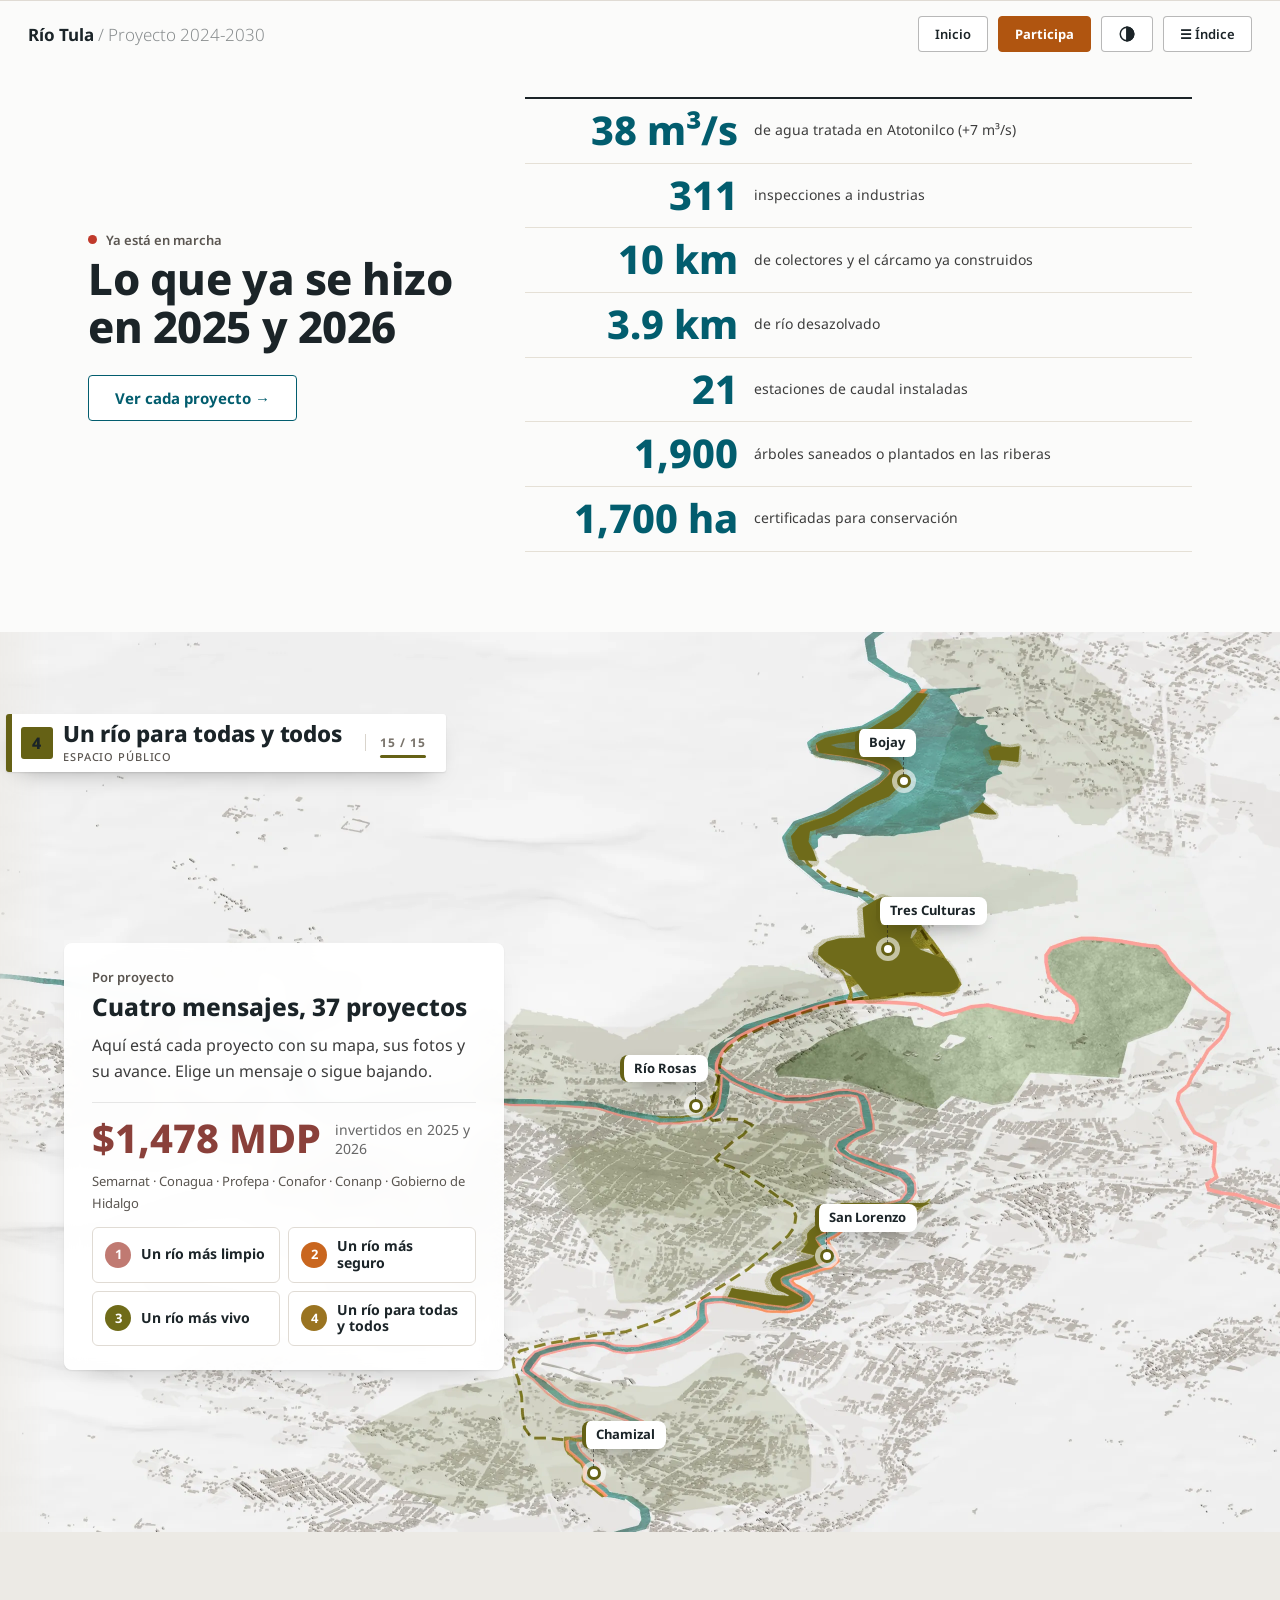
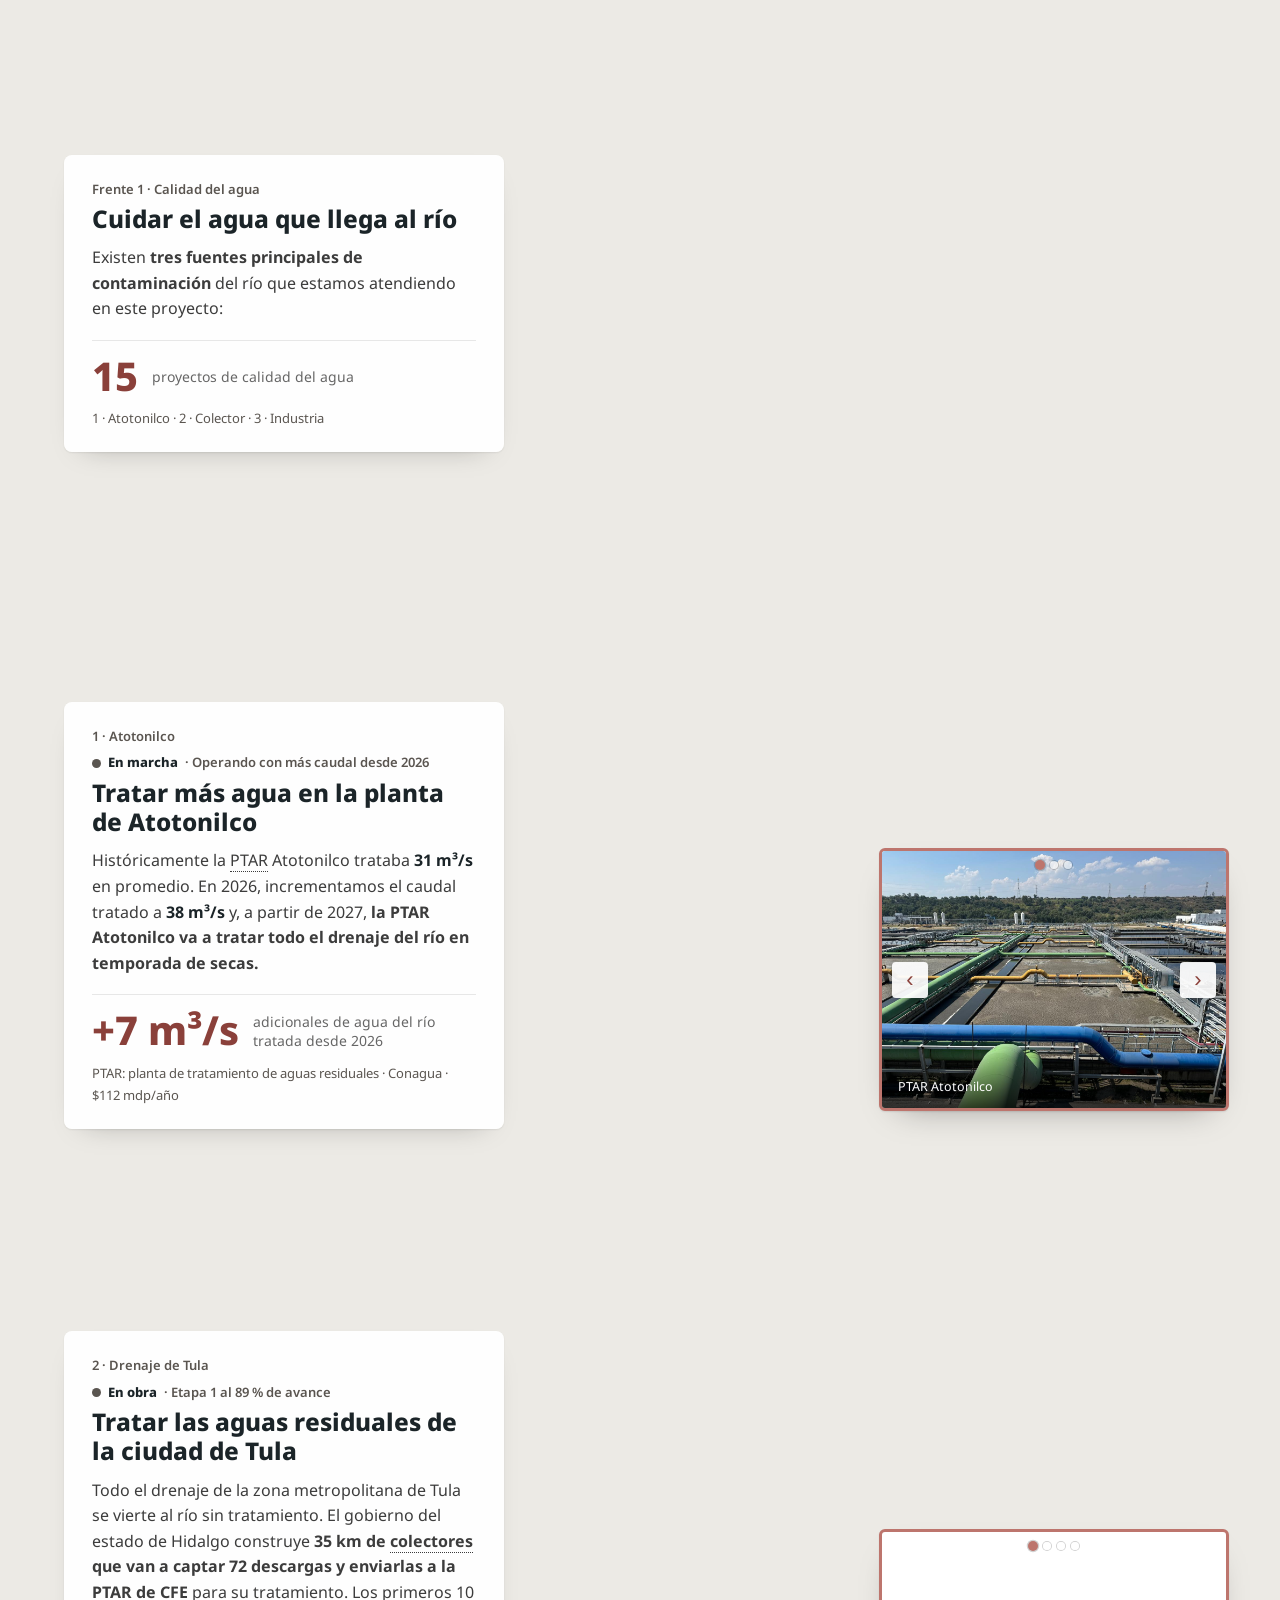
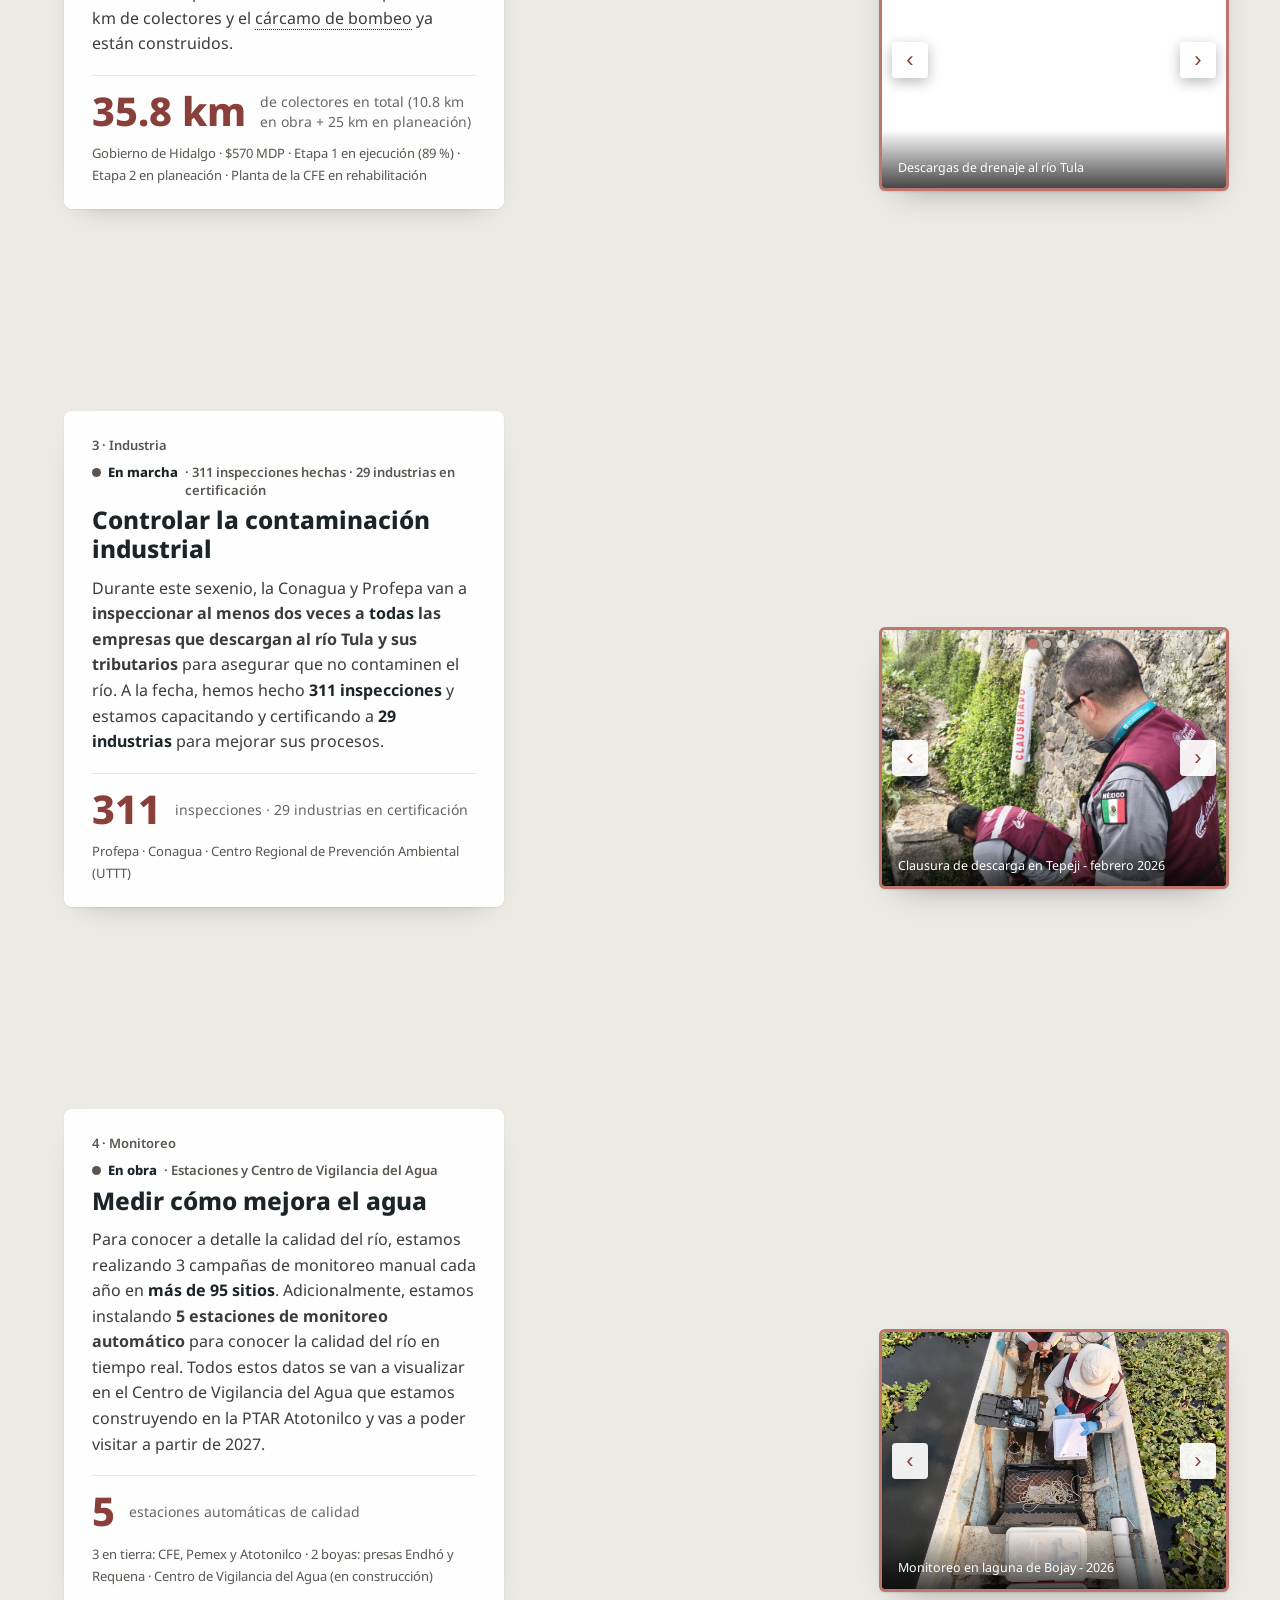
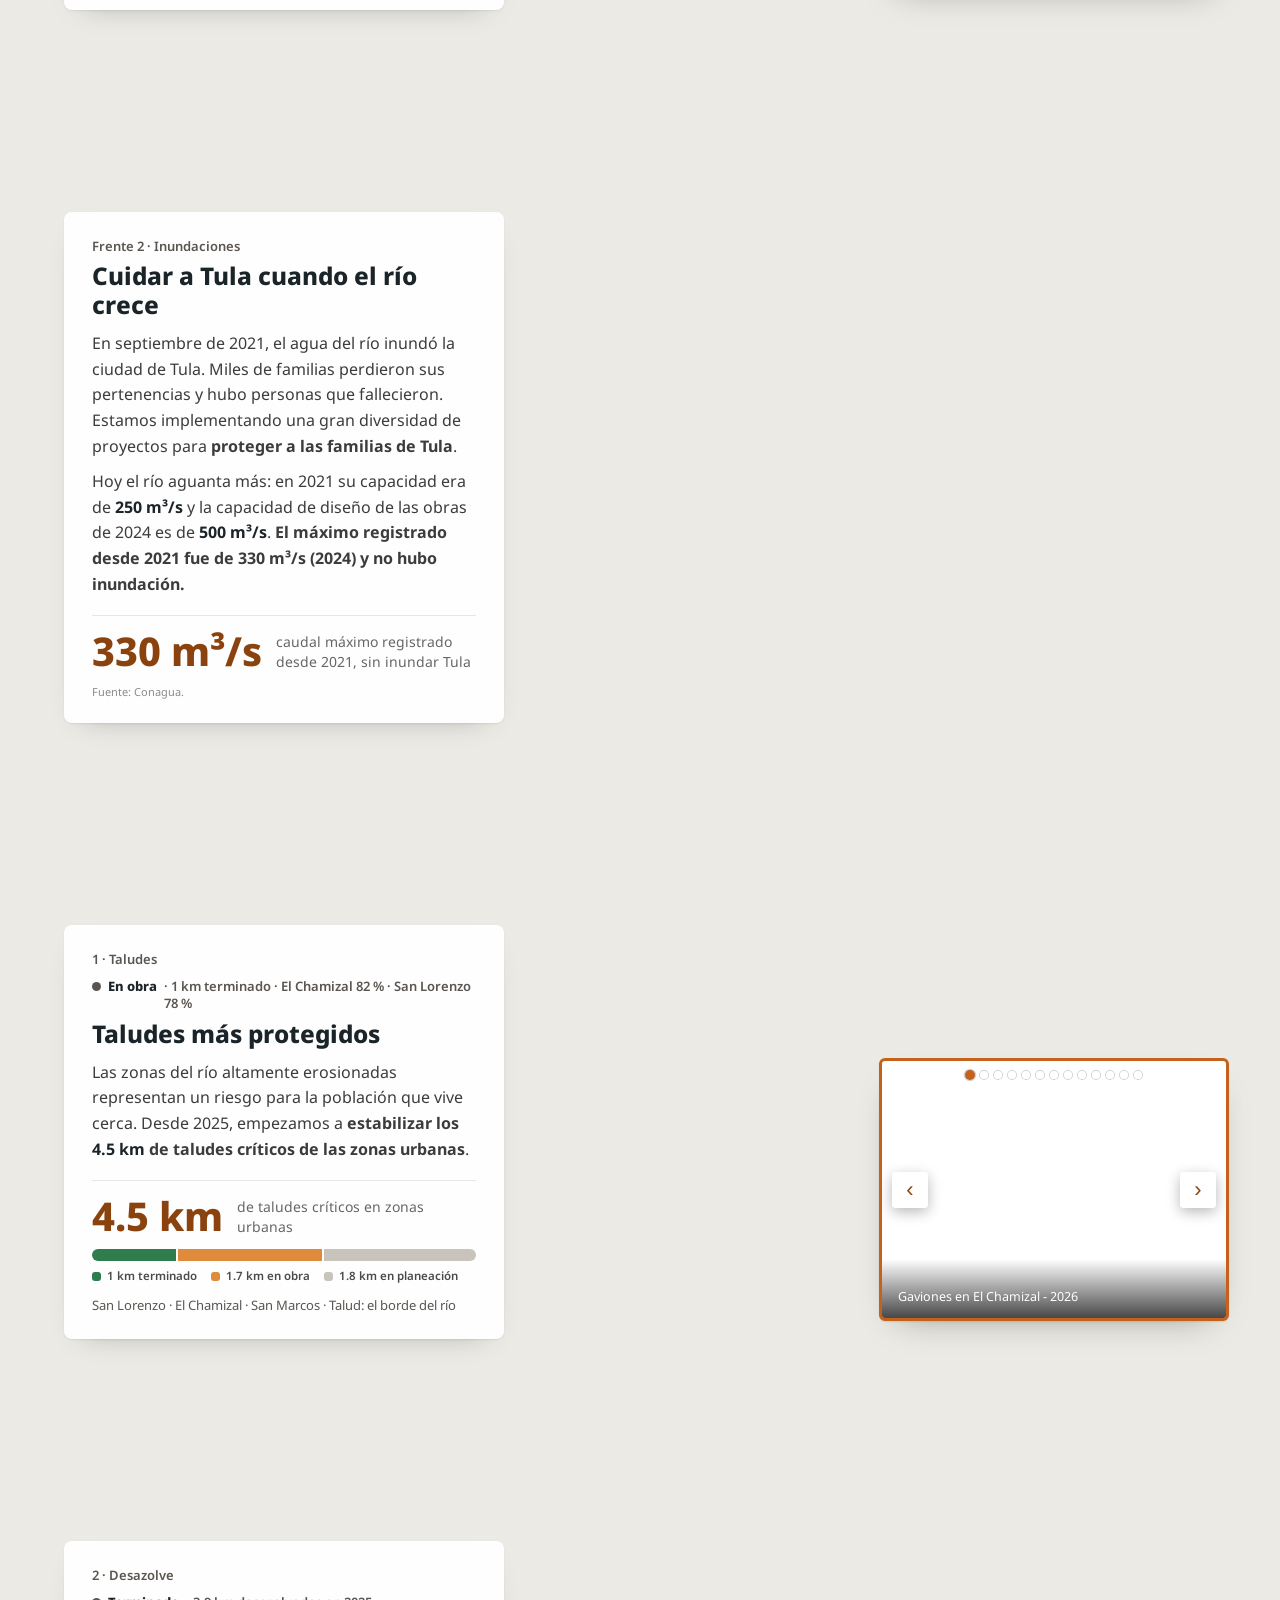
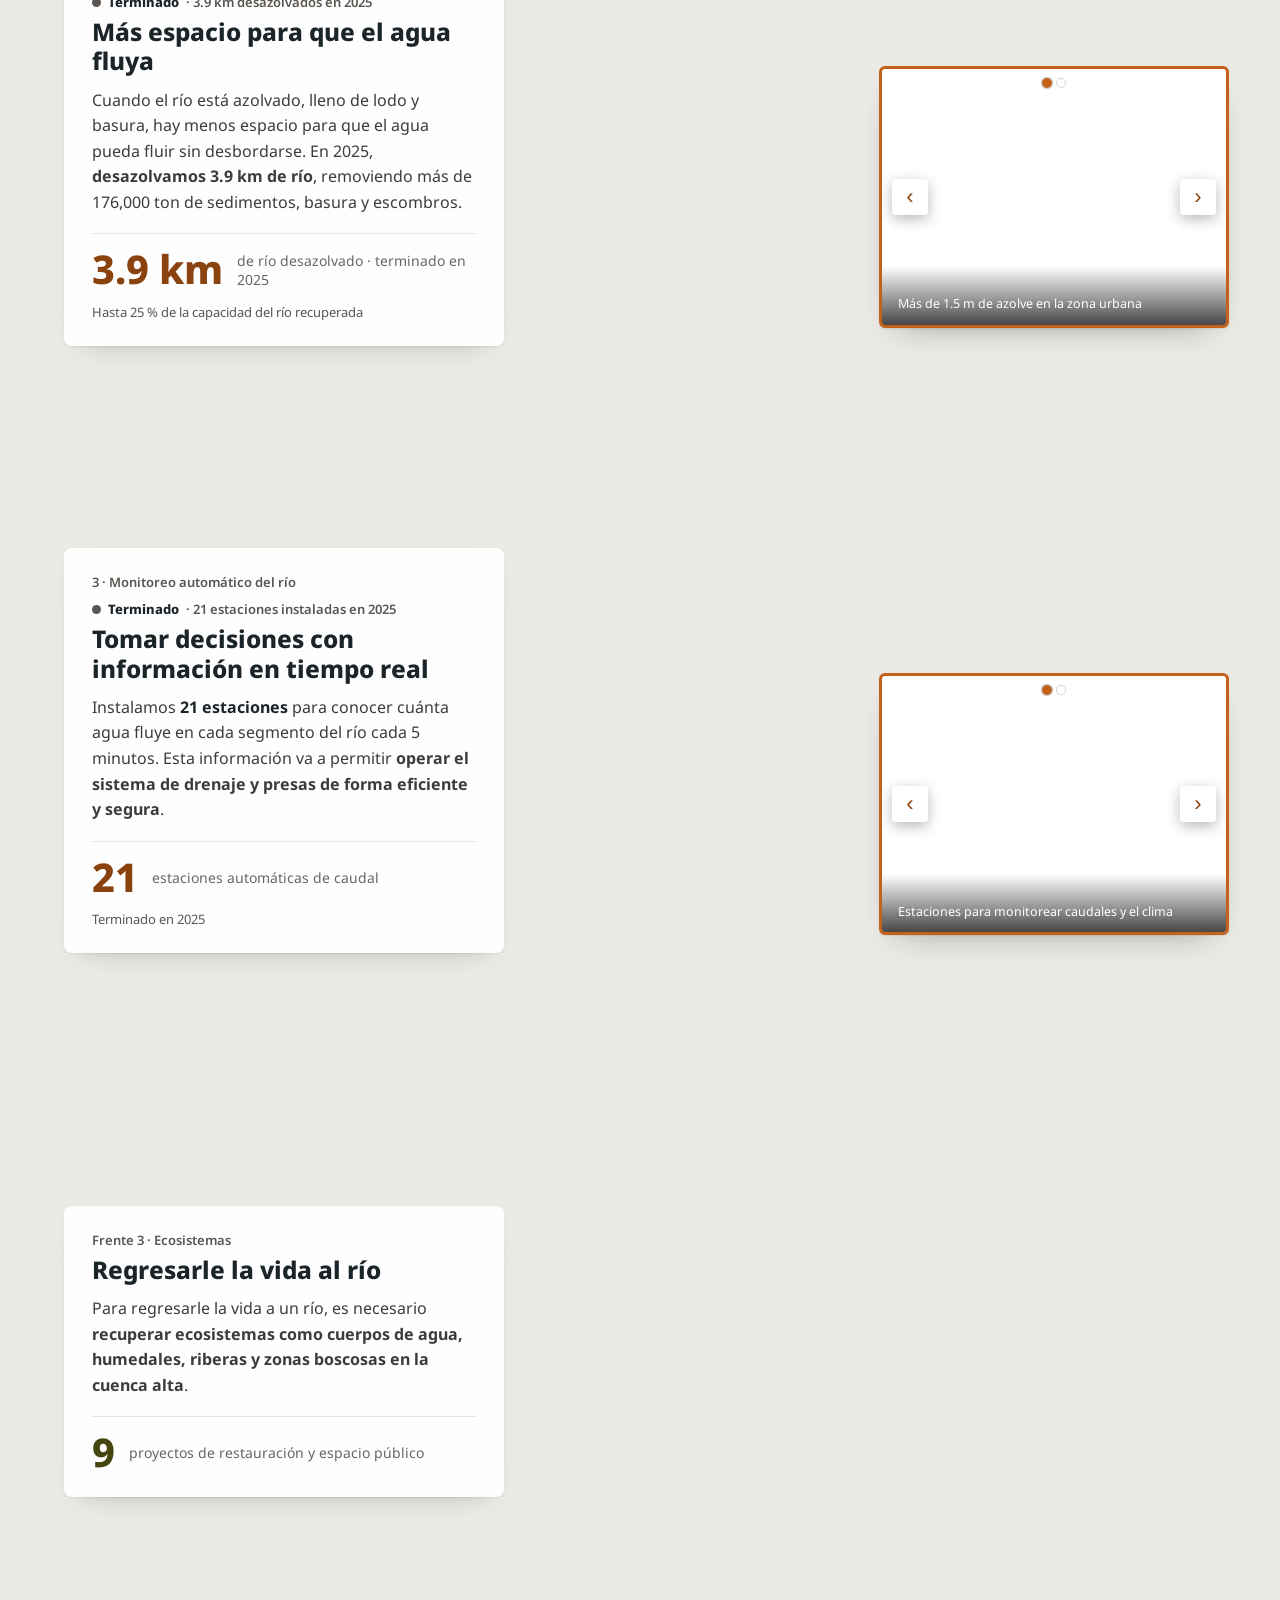
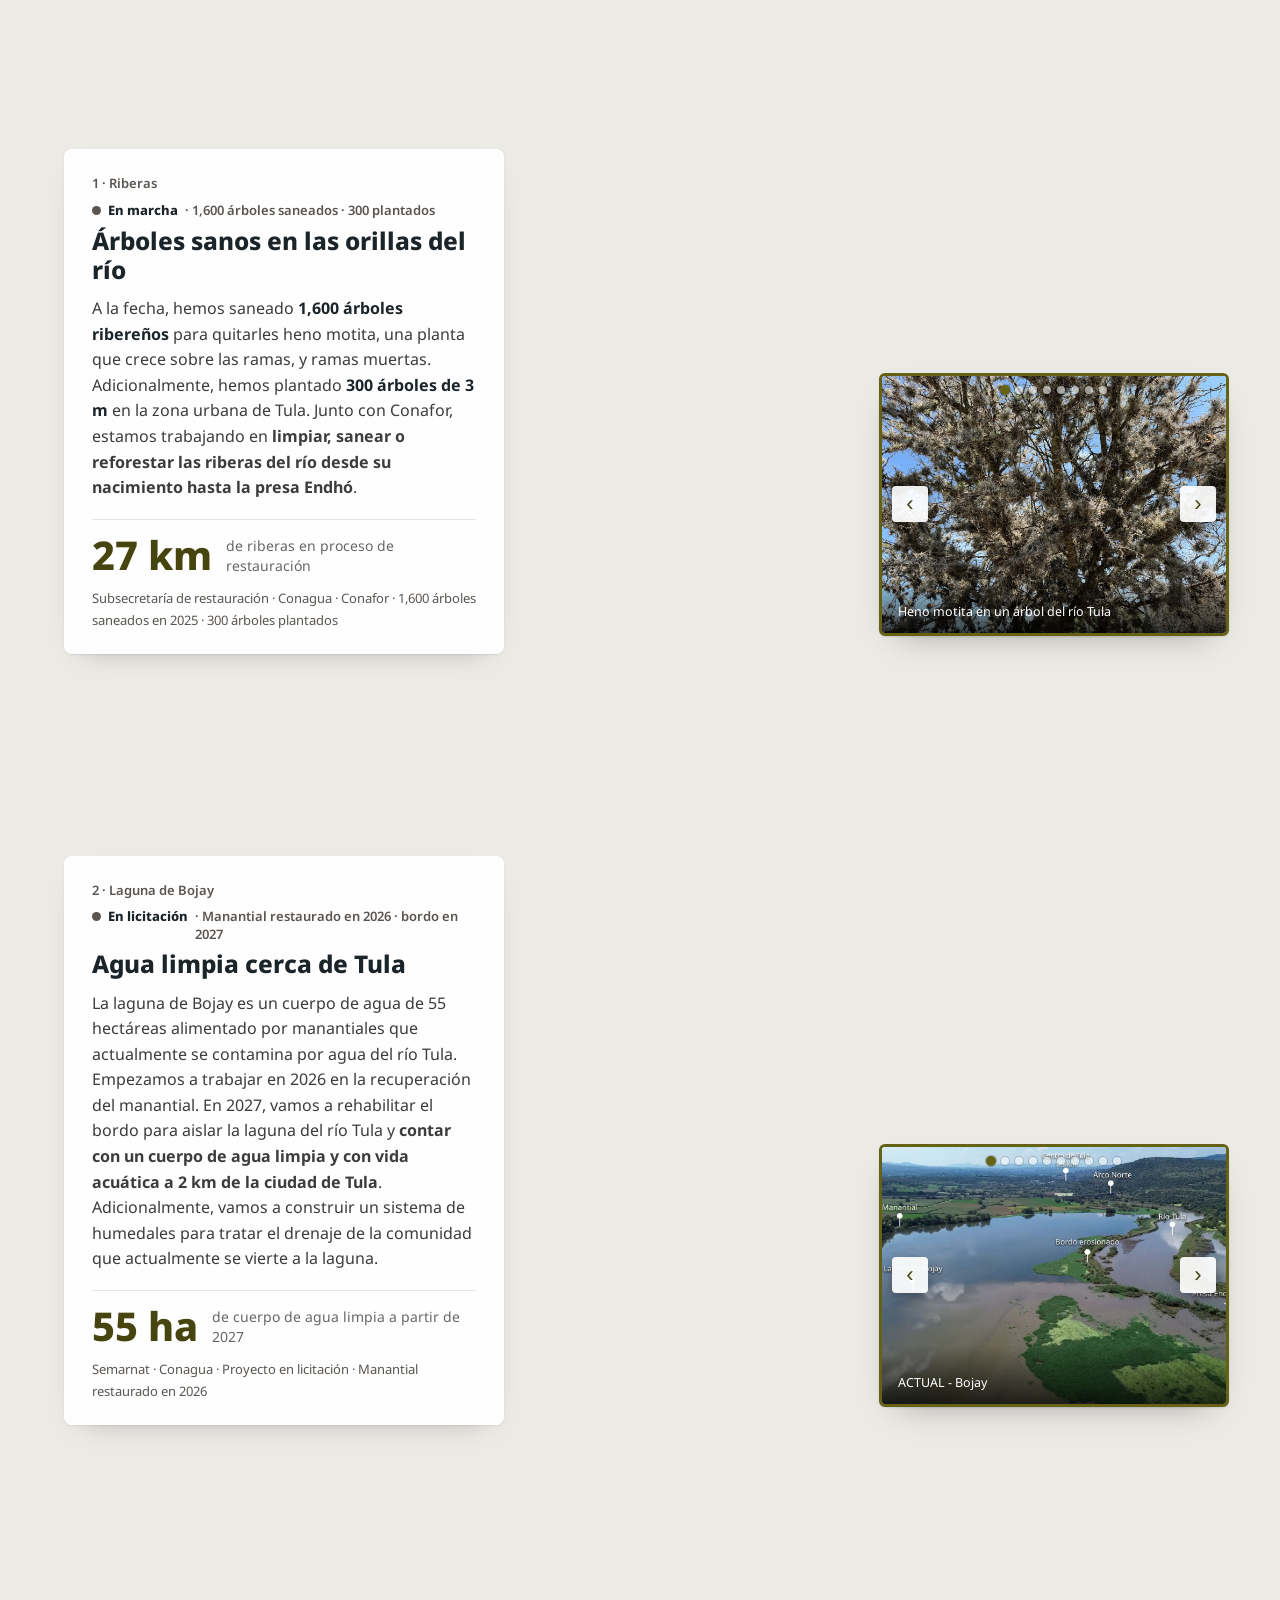
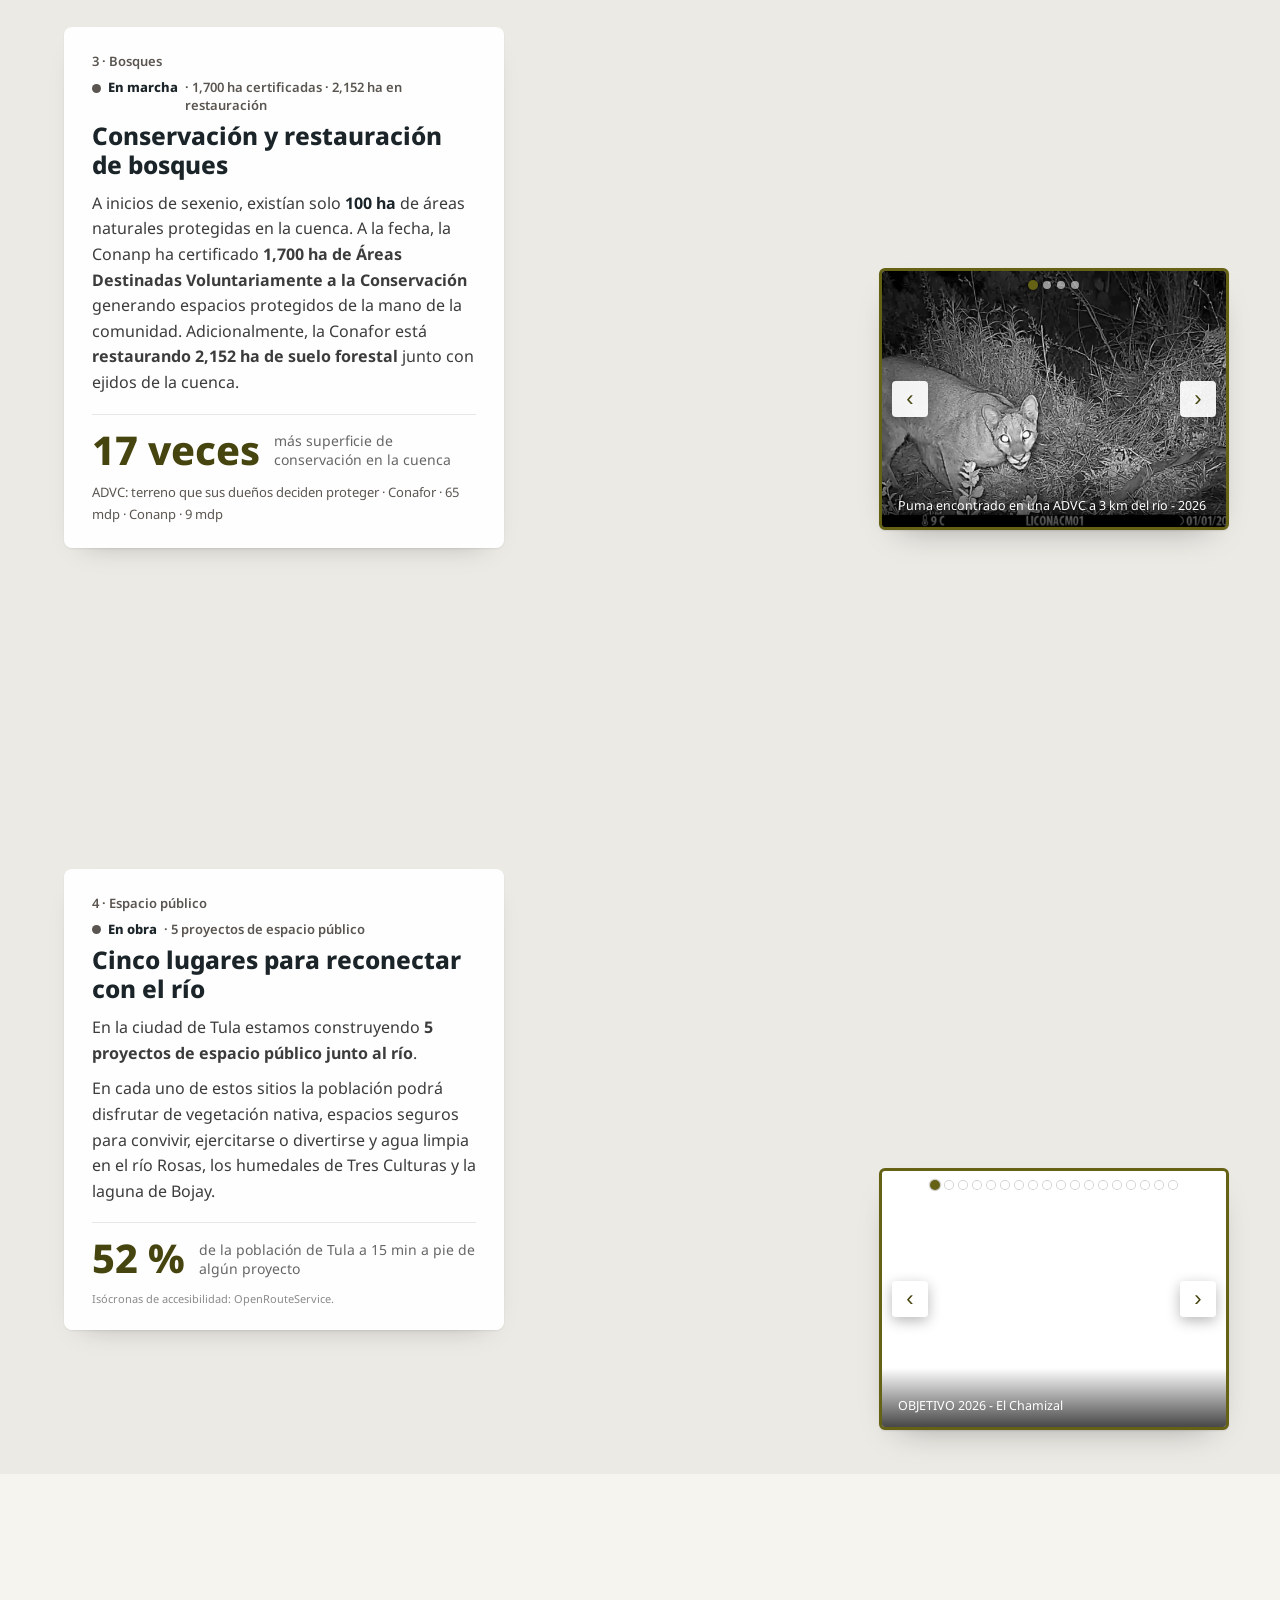
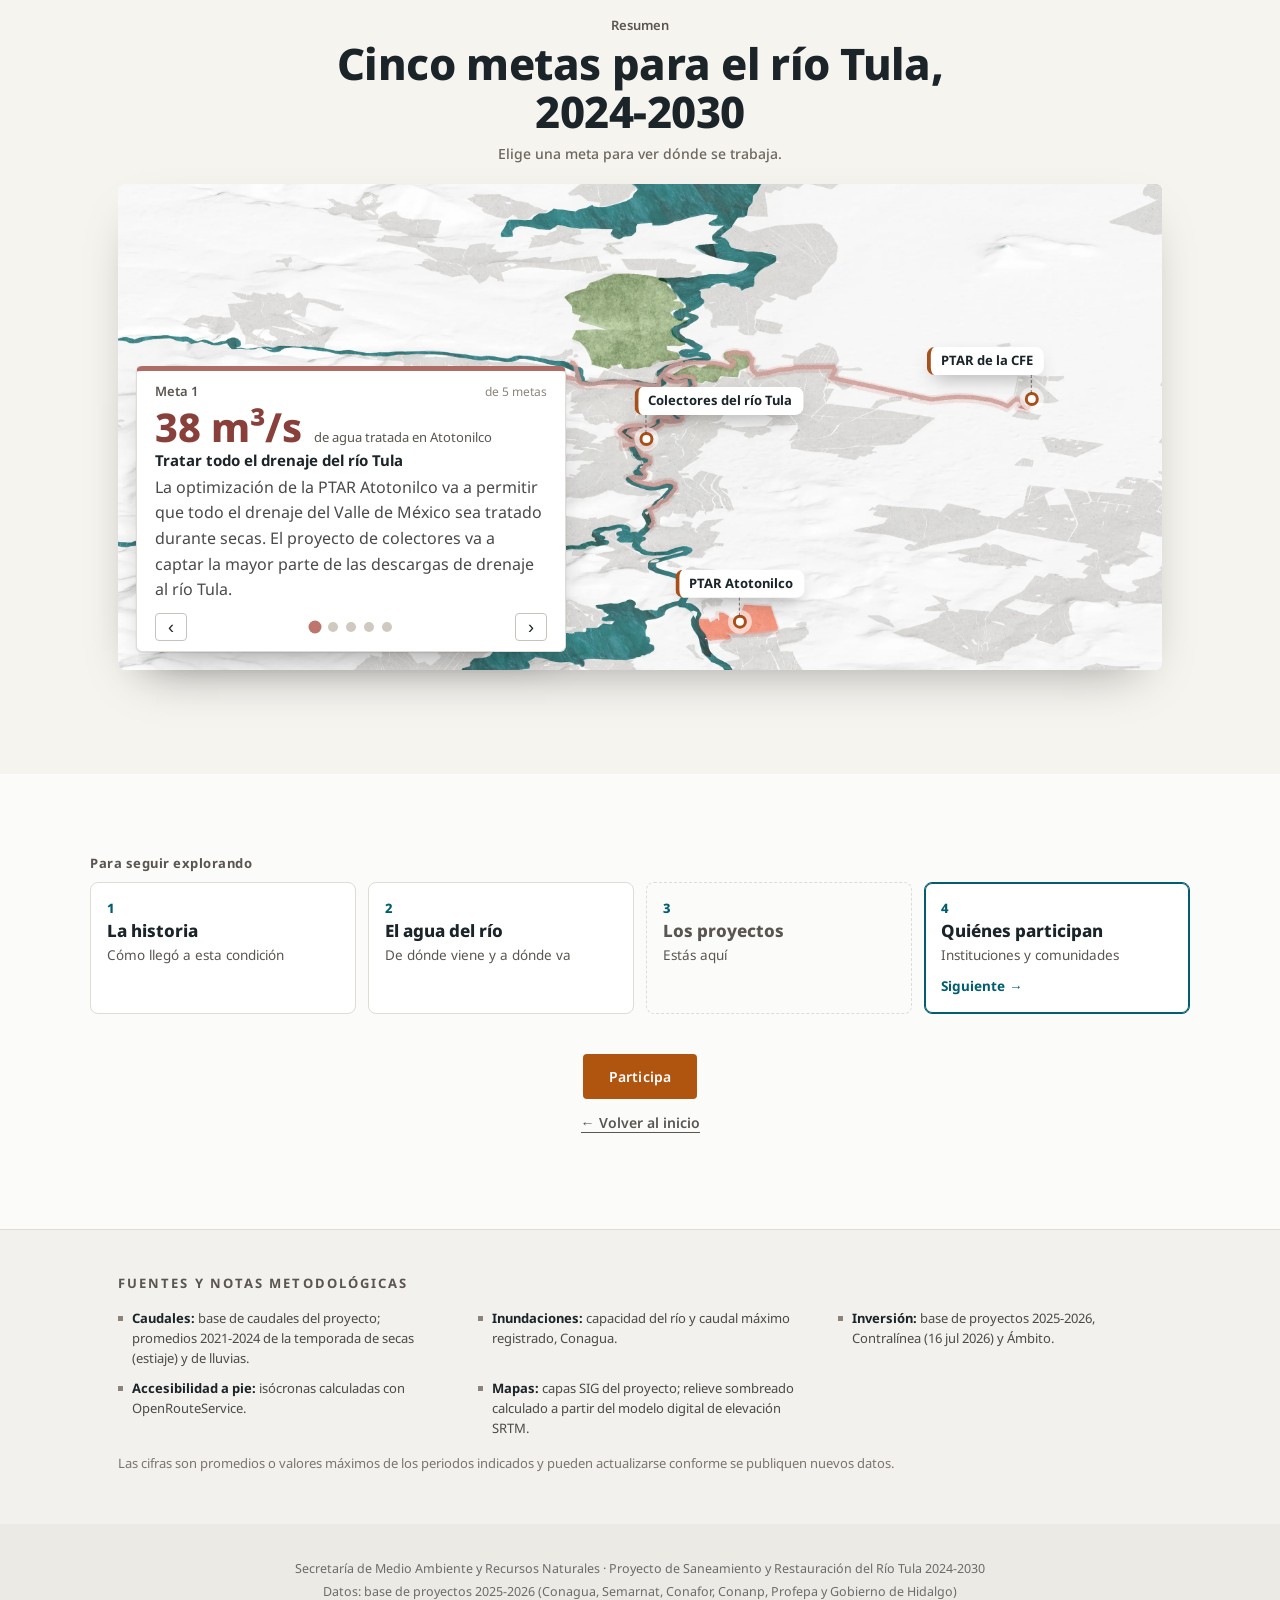
<file: proyecto.html>
<!DOCTYPE html>
<html lang="es">
<head>
  <meta charset="UTF-8" />
  <meta name="viewport" content="width=device-width, initial-scale=1.0" />
  <title>Los proyectos · Río Tula: Plan de Saneamiento y Restauración 2024-2030</title>
  <meta name="description" content="El proyecto para sanear y restaurar el río Tula: un río más limpio, más seguro, más vivo y para todas y todos." />
  <link href="https://fonts.googleapis.com/css2?family=Noto+Sans:wght@300;400;500;600;700;800;900&display=swap" rel="stylesheet" />
  <link rel="stylesheet" href="css/temas.css?v=47" />
  <link rel="stylesheet" href="css/historia.css?v=47" />
  <link rel="stylesheet" href="css/capitulos.css?v=47" />
  <link rel="stylesheet" href="css/sistema.css?v=47" />
<link rel="preload" as="image" href="img/video/diagnostico_7.jpg" />
  <script>(function(){var h=document.documentElement;h.classList.add('js');try{var s=localStorage;if(s.getItem('rt-noche')==='1')h.dataset.theme='dark';if(s.getItem('rt-cvd')==='1')h.dataset.cvd='1'}catch(e){}})()</script>
</head>
<body>
<svg width="0" height="0" style="position:absolute" aria-hidden="true" focusable="false"><defs>
<filter id="f-rosa"    color-interpolation-filters="sRGB"><feColorMatrix type="matrix" values="0 0 0 0 0.753  0 0 0 0 0.478  0 0 0 0 0.447  0 0 0 1 0"/></filter>
<filter id="f-naranja" color-interpolation-filters="sRGB"><feColorMatrix type="matrix" values="0 0 0 0 0.788  0 0 0 0 0.400  0 0 0 0 0.122  0 0 0 1 0"/></filter>
<filter id="f-naranja-x2" color-interpolation-filters="sRGB"><feColorMatrix type="matrix" values="0 0 0 0 0.788  0 0 0 0 0.400  0 0 0 0 0.122  0 0 0 2.6 0"/></filter>
<filter id="f-verde"   color-interpolation-filters="sRGB"><feColorMatrix type="matrix" values="0 0 0 0 0.435  0 0 0 0 0.420  0 0 0 0 0.100  0 0 0 1 0"/></filter>
<filter id="f-slate"   color-interpolation-filters="sRGB"><feColorMatrix type="matrix" values="0 0 0 0 0.396  0 0 0 0 0.455  0 0 0 0 0.545  0 0 0 1 0"/></filter>
</defs></svg>
<div id="progress"></div>

<nav id="main-nav">
  <a class="nav-logo" href="index.html">Río Tula <span>/ Proyecto 2024-2030</span></a>
  <div class="nav-right">
    <a class="nav-btn nav-link" href="index.html">Inicio</a>
    <button class="nav-btn nav-pp" id="ppBtn" type="button" data-pp>Participa</button>
    <div class="a11y">
      <button class="nav-btn a11y-btn" id="a11yBtn" type="button" aria-haspopup="true" aria-expanded="false" aria-controls="a11yMenu" aria-label="Accesibilidad" title="Accesibilidad">
        <svg viewBox="0 0 24 24" width="18" height="18" fill="none" stroke="currentColor" stroke-width="2" stroke-linecap="round" aria-hidden="true"><circle cx="12" cy="12" r="9"/><path d="M12 3v18" /><path d="M12 3a9 9 0 0 1 0 18z" fill="currentColor"/></svg>
      </button>
      <div class="a11y-menu" id="a11yMenu" role="group" aria-label="Accesibilidad">
        <p class="a11y-t">Accesibilidad</p>
        <label class="a11y-sw"><input type="checkbox" id="swNoche"><span class="sw"></span><span>Modo noche</span></label>
        <label class="a11y-sw"><input type="checkbox" id="swCvd"><span class="sw"></span><span>Modo daltonismo</span></label>
      </div>
    </div>
    <button class="nav-btn" id="idxBtn" type="button">☰ Índice</button>
  </div>
</nav>

<div class="idx-panel" id="idxPanel" role="dialog" aria-label="Índice">
  <button class="idx-close" id="idxClose" type="button" aria-label="Cerrar">×</button>
  <div class="idx-box"><p class="idx-k">Índice</p><ol class="idx-cols"><li><a href="index.html#problema" style="--c:#025d6e;--bp:50% 50%" data-img="img/fotos/diagnostico/1_Descargas%20residuales%20directas%20al%20r%C3%ADo.jpg"><span class="ic-n">01</span><span class="ic-img"></span><span class="ic-t">¿Qué pasó con el río?</span><small>Cómo se volvió uno de los más contaminados</small></a></li><li><a href="index.html#promesa" style="--c:#025d6e;--bp:50% 50%" data-img="img/fotos/promesa-1/50_Presidenta%20Claudia%20Sheinbaum%20Pardo%20en%20la%20toma%20de%20protesta%20-%201%20de%20octubre%20de%202024.webp"><span class="ic-n">02</span><span class="ic-img"></span><span class="ic-t">El compromiso</span><small>Limpiar y sanear los tres ríos más contaminados</small></a></li><li><a href="index.html#solucion" style="--c:#025d6e;--bp:50% 50%" data-img="img/fotos/calidad-1/1_PTAR%20Atotonilco.jpg"><span class="ic-n">03</span><span class="ic-img"></span><span class="ic-t">La solución</span><small>Un mapa, cuatro mensajes</small></a></li><li><a href="index.html#franja" style="--c:#025d6e;--bp:50% 50%" data-img="img/fotos/inundaciones-1/10_Gaviones%20en%20El%20Chamizal%20-%202026.jpg"><span class="ic-n">04</span><span class="ic-img"></span><span class="ic-t">Así se ve hoy</span><small>Fotos de obra</small></a></li><li><a href="index.html#participa" style="--c:#b05510;--bp:50% 50%" data-img="img/fotos/participa/1_Jornada%20de%20limpieza%20en%20Chapultepec%20-%202025.jpg"><span class="ic-n">05</span><span class="ic-img"></span><span class="ic-t">Participa</span><small>Cómo sumarte al proyecto</small></a></li><li><a href="historia.html" style="--c:#6b6b6b;--bp:40% 50%" data-img="img/mapa/historia-final.webp"><span class="ic-n">06</span><span class="ic-img"></span><span class="ic-t">La historia</span><small>Cómo llegó a esta condición</small></a></li><li><a href="agua.html" style="--c:#6b6b6b;--bp:72% 62%" data-img="img/mapa/base.webp"><span class="ic-n">07</span><span class="ic-img"></span><span class="ic-t">El agua del río</span><small>De dónde viene y a dónde va</small></a></li><li><a href="proyecto.html" style="--c:#6b6b6b;--bp:50% 50%" data-img="img/fotos/ecosistemas-2/1_ACTUAL%20-%20Bojay.jpg"><span class="ic-n">08</span><span class="ic-img"></span><span class="ic-t">Los proyectos</span><small>Qué se hace en cada eje: metas, kilómetros e inversión</small></a></li><li><a href="actores.html" style="--c:#6b6b6b;--bp:50% 50%" data-img="img/fotos/ecosistemas-3/1_Puma%20encontrado%20en%20una%20ADVC%20a%203%20km%20del%20r%C3%ADo%20-%202026.png"><span class="ic-n">09</span><span class="ic-img"></span><span class="ic-t">Quiénes participan</span><small>Instituciones y comunidades</small></a></li></ol></div>
</div>

<div class="lightbox" id="lightbox"><button class="lightbox-close" type="button" aria-label="Cerrar">×</button><button class="lightbox-nav lightbox-prev" type="button" aria-label="Anterior">‹</button><img id="lightboxImg" alt=""><button class="lightbox-nav lightbox-next" type="button" aria-label="Siguiente">›</button><div class="lightbox-cap" id="lightboxCap"></div></div>

<div class="pp" id="ppPanel" role="dialog" aria-label="Súmate a recuperar el río"><div class="pp-box"><button class="pp-x" type="button" aria-label="Cerrar">×</button><h2>Súmate a recuperar el río</h2><p>Elige cómo quieres participar.</p><div class="pp-ls"><a class="pp-l" href="https://forms.gle/ywk73PzvLo6HkGVFA" target="_blank" rel="noopener"><span>Participa en eventos</span><i>→</i></a><a class="pp-l" href="https://forms.gle/ywk73PzvLo6HkGVFA" target="_blank" rel="noopener"><span>Recibe información</span><i>→</i></a><a class="pp-l" href="https://forms.gle/ywk73PzvLo6HkGVFA" target="_blank" rel="noopener"><span>Sugerencias o propuestas de colaboración</span><i>→</i></a><a class="pp-l" href="https://www.profepa.gob.mx/innovaportal/v/1156/1/mx/haz_tu_denuncia.html" target="_blank" rel="noopener"><span>Denuncia a una industria que contamina el río</span><i>→</i></a></div></div></div>

<section class="s-avance" id="avance" data-nav="light"><div class="av-in fit-in av-split"><div class="av-left rv"><span class="s-tag"><i class="av-live"></i>Ya está en marcha</span><h2 class="s-title">Lo que ya se hizo en 2025 y 2026</h2><a class="or-btn" href="#proyecto">Ver cada proyecto →</a></div><div class="av-grid"><div class="av-h rv" style="--i:0"><span class="av-ico"><svg viewBox="0 0 24 24" fill="none" stroke="currentColor" stroke-width="1.8" stroke-linecap="round" stroke-linejoin="round"><path d="M12 3C16 9 19 12 19 15.5A7 7 0 0 1 5 15.5C5 12 8 9 12 3Z"/></svg></span><b class="cnt">38 m³/s</b><span class="av-t">de agua tratada en Atotonilco (+7 m³/s)</span></div><div class="av-h rv" style="--i:1"><span class="av-ico"><svg viewBox="0 0 24 24" fill="none" stroke="currentColor" stroke-width="1.8" stroke-linecap="round" stroke-linejoin="round"><circle cx="11" cy="11" r="6"/><path d="M16 16l5 5"/></svg></span><b class="cnt">311</b><span class="av-t">inspecciones a industrias</span></div><div class="av-h rv" style="--i:2"><span class="av-ico"><svg viewBox="0 0 24 24" fill="none" stroke="currentColor" stroke-width="1.8" stroke-linecap="round" stroke-linejoin="round"><path d="M3 8h11a4 4 0 0 1 4 4v8"/><path d="M3 13h6a4 4 0 0 1 4 4v3"/></svg></span><b class="cnt">10 km</b><span class="av-t">de colectores y el cárcamo ya construidos</span></div><div class="av-h rv" style="--i:3"><span class="av-ico"><svg viewBox="0 0 24 24" fill="none" stroke="currentColor" stroke-width="1.8" stroke-linecap="round" stroke-linejoin="round"><path d="M3 9q3-4 6 0t6 0t6 0M3 15q3-4 6 0t6 0t6 0"/></svg></span><b class="cnt">3.9 km</b><span class="av-t">de río desazolvado</span></div><div class="av-h rv" style="--i:4"><span class="av-ico"><svg viewBox="0 0 24 24" fill="none" stroke="currentColor" stroke-width="1.8" stroke-linecap="round" stroke-linejoin="round"><circle cx="12" cy="12" r="2"/><path d="M7.5 7.5a6 6 0 0 0 0 9M16.5 7.5a6 6 0 0 1 0 9M4.5 4.5a10 10 0 0 0 0 15M19.5 4.5a10 10 0 0 1 0 15"/></svg></span><b class="cnt">21</b><span class="av-t">estaciones de caudal instaladas</span></div><div class="av-h rv" style="--i:5"><span class="av-ico"><svg viewBox="0 0 24 24" fill="none" stroke="currentColor" stroke-width="1.8" stroke-linecap="round" stroke-linejoin="round"><path d="M12 21v-6M12 15c-4 0-6-3-5-6 0-2 2-4 5-4s5 2 5 4c1 3-1 6-5 6z"/></svg></span><b class="cnt">1,900</b><span class="av-t">árboles saneados o plantados en las riberas</span></div><div class="av-h rv" style="--i:6"><span class="av-ico"><svg viewBox="0 0 24 24" fill="none" stroke="currentColor" stroke-width="1.8" stroke-linecap="round" stroke-linejoin="round"><path d="M5 19C5 9 10 5 20 4c0 10-4 15-14 15zM5 19l8-8"/></svg></span><b class="cnt">1,700 ha</b><span class="av-t">certificadas para conservación</span></div></div></div></section><nav class="lr" id="lemaRail" aria-label="Los cuatro lemas del proyecto"><span class="lr-line"><b id="lrFill"></b></span><a class="lr-i" href="#lema-limpio" data-k="limpio" data-t="Un río más limpio" aria-label="Un río más limpio" style="--c:#c07a72;--t:0%"><i class="lr-dot">1</i></a><a class="lr-i" href="#lema-seguro" data-k="seguro" data-t="Un río más seguro" aria-label="Un río más seguro" style="--c:#c9661f;--t:25%"><i class="lr-dot">2</i></a><a class="lr-i" href="#lema-vivo" data-k="vivo" data-t="Un río más vivo" aria-label="Un río más vivo" style="--c:#6f6b19;--t:50%"><i class="lr-dot">3</i></a><a class="lr-i" href="#lema-todos" data-k="todos" data-t="Un río para todas y todos" aria-label="Un río para todas y todos" style="--c:#9a7421;--t:75%"><i class="lr-dot">4</i></a></nav><section class="cap tema-rosa" id="proyecto" data-tema="rosa" data-nav="light"><div class="cap-stage"><div class="canvas"><img class="frame" data-frame="int" src="img/mapa/int.webp" alt="" loading="lazy" decoding="async"><img class="frame" data-frame="col" src="img/mapa/col.webp" alt="" loading="lazy" decoding="async"><img class="frame" data-frame="base" src="img/mapa/base.webp" alt="" loading="lazy" decoding="async"><img class="frame" data-frame="acc" src="img/mapa/acc.webp" alt="" loading="lazy" decoding="async"><img class="ov tint-naranja" data-ov="in-sanlorenzo" src="img/mapa/ov-sanlorenzo.webp" alt="" loading="lazy" decoding="async"><img class="ov tint-naranja" data-ov="in-chamizal" src="img/mapa/ov-chamizal.webp" alt="" loading="lazy" decoding="async"><img class="ov tint-naranja" data-ov="in-trescult" src="img/mapa/ov-trescult.webp" alt="" loading="lazy" decoding="async"><img class="ov tint-naranja" data-ov="in-rosas" src="img/mapa/ov-rosas.webp" alt="" loading="lazy" decoding="async"><img class="ov tint-naranja-x2" data-ov="tramo" src="img/mapa/ov-rio.webp" alt="" loading="lazy" decoding="async" style="clip-path: inset(30% 30% 24% 40%)"><img class="ov " data-ov="rio" src="img/mapa/ov-rio.webp" alt="" loading="lazy" decoding="async"><img class="ov tint-verde" data-ov="bojay" src="img/mapa/ov-bojay.webp" alt="" loading="lazy" decoding="async"><img class="ov tint-verde" data-ov="trescult" src="img/mapa/ov-trescult.webp" alt="" loading="lazy" decoding="async"><img class="ov tint-verde" data-ov="rosas" src="img/mapa/ov-rosas.webp" alt="" loading="lazy" decoding="async"><img class="ov tint-verde" data-ov="sanlorenzo" src="img/mapa/ov-sanlorenzo.webp" alt="" loading="lazy" decoding="async"><img class="ov tint-verde" data-ov="chamizal" src="img/mapa/ov-chamizal.webp" alt="" loading="lazy" decoding="async"><div class="pin " data-id="atot" style="--px:0.615;--py:0.815"><i></i><span class="lbl">PTAR Atotonilco<small></small></span></div><div class="pin " data-id="cvig" style="--px:0.615;--py:0.815"><i></i><span class="lbl">Centro de Vigilancia del Agua<small></small></span></div><div class="pin r" data-id="colec" style="--px:0.53;--py:0.52"><i></i><span class="lbl">Colectores del río Tula<small></small></span></div><div class="pin l" data-id="cfe" style="--px:0.881;--py:0.455"><i></i><span class="lbl">PTAR de la CFE<small></small></span></div><div class="pin " data-id="boya" style="--px:0.55;--py:0.12"><i></i><span class="lbl">Boya · presa Endhó<small></small></span></div><div class="pin r" data-id="in-sanlorenzo" style="--px:0.537;--py:0.693"><i></i><span class="lbl">San Lorenzo<small></small></span></div><div class="pin r" data-id="in-chamizal" style="--px:0.391;--py:0.934"><i></i><span class="lbl">El Chamizal<small></small></span></div><div class="pin r" data-id="in-trescult" style="--px:0.575;--py:0.352"><i></i><span class="lbl">Tres Culturas<small></small></span></div><div class="pin l" data-id="in-rosas" style="--px:0.455;--py:0.527"><i></i><span class="lbl">Río Rosas<small></small></span></div><div class="pin l" data-id="bojay" style="--px:0.585;--py:0.165"><i></i><span class="lbl">Bojay<small>3 mil hab.</small></span></div><div class="pin r" data-id="trescult" style="--px:0.575;--py:0.352"><i></i><span class="lbl">Tres Culturas<small>4 mil hab.</small></span></div><div class="pin l" data-id="rosas" style="--px:0.455;--py:0.527"><i></i><span class="lbl">Río Rosas<small>24 mil hab.</small></span></div><div class="pin r" data-id="sanlorenzo" style="--px:0.537;--py:0.693"><i></i><span class="lbl">San Lorenzo<small>20 mil hab.</small></span></div><div class="pin r" data-id="chamizal" style="--px:0.391;--py:0.934"><i></i><span class="lbl">Chamizal<small>10 mil hab.</small></span></div><div class="maplabel" data-id="endho" style="--px:0.63;--py:0.115"><span>Presa Endhó</span></div><div class="maplabel" data-id="anp" style="--px:0.34;--py:0.22"><span>Nueva Área Natural<br>Protegida</span></div><div class="maplabel" data-id="parque" style="--px:0.62;--py:0.465"><span>Parque Nacional y<br>Atlantes de Tula</span></div></div><div class="wash"></div><div class="banner dos" id="capBanner"><b class="bn"></b><span class="bt"><strong></strong><small></small></span><span class="bpaso" id="bPaso" aria-live="off"></span></div></div><div class="cap-steps"><article class="step" data-frame="int" data-cam=".5,.5,1" data-wash=".93" data-tema="rosa" data-ban="|Por proyecto|"><div class="card"><div class="tag">Por proyecto</div><h3>Cuatro mensajes, 37 proyectos</h3><p>Aquí está cada proyecto con su mapa, sus fotos y su avance. Elige un mensaje o sigue bajando.</p><div class="kf"><b>$1,478 MDP</b><span>invertidos en 2025 y 2026</span></div><ul class="facts"><li>Semarnat</li><li>Conagua</li><li>Profepa</li><li>Conafor</li><li>Conanp</li><li>Gobierno de Hidalgo</li></ul><div class="p0-lemas"><a class="p0-l" href="#lema-limpio" style="--c:#c07a72"><b>1</b><span>Un río más limpio</span></a><a class="p0-l" href="#lema-seguro" style="--c:#c9661f"><b>2</b><span>Un río más seguro</span></a><a class="p0-l" href="#lema-vivo" style="--c:#6f6b19"><b>3</b><span>Un río más vivo</span></a><a class="p0-l" href="#lema-todos" style="--c:#9a7421"><b>4</b><span>Un río para todas y todos</span></a></div></div></article><div class="s-lema" id="lema-limpio" aria-hidden="true"><i id="calidad"></i></div><article class="step" data-frame="col" data-cam=".55,.5,1.05" data-pins="" data-tema="rosa" data-ban="1|Un río más limpio|Calidad del agua"><div class="card"><div class="tag">Frente 1 · Calidad del agua</div><h3>Cuidar el agua que llega al río</h3><p>Existen <mark class="fluor">tres fuentes principales de contaminación</mark> del río que estamos atendiendo en este proyecto:</p><div class="kf"><b>15</b><span>proyectos de calidad del agua</span></div><ul class="facts"><li>1 · Atotonilco</li><li>2 · Colector</li><li>3 · Industria</li></ul></div></article><article class="step" data-frame="col" data-cam=".615,.79,2.3" data-pins="atot" data-tema="rosa" data-ban="1|Un río más limpio|Calidad del agua"><div class="card"><div class="tag">1 · Atotonilco</div><div class="estado e-curso"><i></i><b>En marcha</b><span>· Operando con más caudal desde 2026</span></div><h3>Tratar más agua en la planta de Atotonilco</h3><p>Históricamente la <abbr class="gl" tabindex="0" data-def="planta de tratamiento de aguas residuales">PTAR</abbr> Atotonilco trataba <strong>31 m³/s</strong> en promedio. En 2026, incrementamos el caudal tratado a <strong>38 m³/s</strong> y, a partir de 2027, <mark class="fluor">la PTAR Atotonilco va a tratar todo el drenaje del río en temporada de secas.</mark></p><div class="kf"><b>+7 m³/s</b><span>adicionales de agua del río tratada desde 2026</span></div><ul class="facts"><li>PTAR: planta de tratamiento de aguas residuales</li><li>Conagua · $112 mdp/año</li></ul></div><div class="burbuja" data-carousel aria-label="Fotos del proyecto"><div class="bu-track"><figure class="bu-slide" data-src="img/fotos/calidad-1/1_PTAR%20Atotonilco.jpg" data-cap="PTAR Atotonilco"></figure><figure class="bu-slide" data-src="img/fotos/calidad-1/3_Nuevo%20caj%C3%B3n%20desarenador%20que%20permiti%C3%B3%20incrementar%20el%20caudal%20tratado.png" data-cap="Nuevo cajón desarenador que permitió incrementar el caudal tratado"></figure><figure class="bu-slide" data-src="img/fotos/calidad-1/3_Trabajos%20de%20mantenimiento%20mayor%20-%202026.png" data-cap="Trabajos de mantenimiento mayor - 2026"></figure></div><div class="bu-dots"></div><button class="bu-btn bu-prev" type="button" aria-label="Anterior">‹</button><button class="bu-btn bu-next" type="button" aria-label="Siguiente">›</button></div></article><article class="step" data-frame="col" data-cam=".64,.47,1.35" data-pins="colec cfe" data-tema="rosa" data-ban="1|Un río más limpio|Calidad del agua"><div class="card"><div class="tag">2 · Drenaje de Tula</div><div class="estado e-obra"><i></i><b>En obra</b><span>· Etapa 1 al 89 % de avance</span></div><h3>Tratar las aguas residuales de la ciudad de Tula</h3><p>Todo el drenaje de la zona metropolitana de Tula se vierte al río sin tratamiento. El gobierno del estado de Hidalgo construye <mark class="fluor">35 km de <abbr class="gl" tabindex="0" data-def="tuberías que recogen el drenaje y lo llevan a una planta de tratamiento">colectores</abbr> que van a captar 72 descargas y enviarlas a la PTAR de CFE</mark> para su tratamiento. Los primeros 10 km de colectores y el <abbr class="gl" tabindex="0" data-def="estructura que bombea el agua residual hacia la tubería">cárcamo de bombeo</abbr> ya están construidos.</p><div class="kf"><b>35.8 km</b><span>de colectores en total (10.8 km en obra + 25 km en planeación)</span></div><ul class="facts"><li>Gobierno de Hidalgo · $570 MDP</li><li>Etapa 1 en ejecución (89 %)</li><li>Etapa 2 en planeación</li><li>Planta de la CFE en rehabilitación</li></ul></div><div class="burbuja" data-carousel aria-label="Fotos del proyecto"><div class="bu-track"><figure class="bu-slide" data-src="img/fotos/calidad-3/1_Descargas%20de%20drenaje%20al%20r%C3%ADo%20Tula.jpg" data-cap="Descargas de drenaje al río Tula"></figure><figure class="bu-slide" data-src="img/fotos/calidad-3/2_Colectores%20marginales%20en%20construcci%C3%B3n%20-%20marzo%202026.jpg" data-cap="Colectores marginales en construcción - marzo 2026"></figure><figure class="bu-slide" data-src="img/fotos/calidad-3/3_L%C3%ADnea%20a%20presi%C3%B3n%20de%2010%20km%20-%20agosto%202026.jpg" data-cap="Línea a presión de 10 km - agosto 2026"></figure><figure class="bu-slide" data-src="img/fotos/calidad-3/4_C%C3%A1rcamo%20de%20bombeo%20-%20septiembre%202026.jpg" data-cap="Cárcamo de bombeo - septiembre 2026"></figure></div><div class="bu-dots"></div><button class="bu-btn bu-prev" type="button" aria-label="Anterior">‹</button><button class="bu-btn bu-next" type="button" aria-label="Siguiente">›</button></div></article><article class="step" data-frame="col" data-cam=".55,.47,1.25" data-pins="" data-tema="rosa" data-ban="1|Un río más limpio|Calidad del agua"><div class="card"><div class="tag">3 · Industria</div><div class="estado e-curso"><i></i><b>En marcha</b><span>· 311 inspecciones hechas · 29 industrias en certificación</span></div><h3>Controlar la contaminación industrial</h3><p>Durante este sexenio, la Conagua y Profepa van a <mark class="fluor">inspeccionar al menos dos veces a <strong>todas</strong> las empresas que descargan al río Tula y sus tributarios</mark> para asegurar que no contaminen el río. A la fecha, hemos hecho <strong>311 inspecciones</strong> y estamos capacitando y certificando a <strong>29 industrias</strong> para mejorar sus procesos.</p><div class="kf"><b>311</b><span>inspecciones · 29 industrias en certificación</span></div><ul class="facts"><li>Profepa</li><li>Conagua</li><li>Centro Regional de Prevención Ambiental (UTTT)</li></ul></div><div class="burbuja" data-carousel aria-label="Fotos del proyecto"><div class="bu-track"><figure class="bu-slide" data-src="img/fotos/calidad-2/1_Clausura%20de%20descarga%20en%20Tepeji%20-%20febrero%202026.jpg" data-cap="Clausura de descarga en Tepeji - febrero 2026"></figure><figure class="bu-slide" data-src="img/fotos/calidad-2/2_Descarga%20industrial%20al%20r%C3%ADo%20Tepeji%20-%20febrero%202026.png" data-cap="Descarga industrial al río Tepeji - febrero 2026"></figure><figure class="bu-slide" data-src="img/fotos/calidad-2/3_Clausura%20de%20descarga%20en%20Cuautitl%C3%A1n%20Izcalli%20-%202025.jpg" data-cap="Clausura de descarga en Cuautitlán Izcalli - 2025"></figure><figure class="bu-slide" data-src="img/fotos/calidad-2/4_Toma%20de%20muestras%20de%20descarga%20industrial%20por%2024%20hrs.jpg" data-cap="Toma de muestras de descarga industrial por 24 hrs"></figure></div><div class="bu-dots"></div><button class="bu-btn bu-prev" type="button" aria-label="Anterior">‹</button><button class="bu-btn bu-next" type="button" aria-label="Siguiente">›</button></div></article><article class="step" data-frame="col" data-cam=".55,.46,1.05" data-pins="boya cvig" data-tema="rosa" data-ban="1|Un río más limpio|Calidad del agua"><div class="card"><div class="tag">4 · Monitoreo</div><div class="estado e-obra"><i></i><b>En obra</b><span>· Estaciones y Centro de Vigilancia del Agua</span></div><h3>Medir cómo mejora el agua</h3><p>Para conocer a detalle la calidad del río, estamos realizando 3 campañas de monitoreo manual cada año en <strong>más de 95 sitios</strong>. Adicionalmente, estamos instalando <mark class="fluor">5 estaciones de monitoreo automático</mark> para conocer la calidad del río en tiempo real. Todos estos datos se van a visualizar en el Centro de Vigilancia del Agua que estamos construyendo en la PTAR Atotonilco y vas a poder visitar a partir de 2027.</p><div class="kf"><b>5</b><span>estaciones automáticas de calidad</span></div><ul class="facts"><li>3 en tierra: CFE, Pemex y Atotonilco</li><li>2 boyas: presas Endhó y Requena</li><li>Centro de Vigilancia del Agua (en construcción)</li></ul></div><div class="burbuja" data-carousel aria-label="Fotos del proyecto"><div class="bu-track"><figure class="bu-slide" data-src="img/fotos/calidad-4/1_Monitoreo%20en%20laguna%20de%20Bojay%20-%202026.jpg" data-cap="Monitoreo en laguna de Bojay - 2026"></figure><figure class="bu-slide" data-src="img/fotos/calidad-4/2_Segunda%20campa%C3%B1a%20de%20monitoreo%20-%202026.jpg" data-cap="Segunda campaña de monitoreo - 2026"></figure><figure class="bu-slide" data-src="img/fotos/calidad-4/3_Estaci%C3%B3n%20autom%C3%A1tica%20en%20descarga%20de%20Pemex%20-%202026.jpg" data-cap="Estación automática en descarga de Pemex - 2026"></figure><figure class="bu-slide" data-src="img/fotos/calidad-4/5_Estaci%C3%B3n%20de%20monitoreo%20autom%C3%A1tico%20CFE.jpg" data-cap="Estación de monitoreo automático CFE"></figure></div><div class="bu-dots"></div><button class="bu-btn bu-prev" type="button" aria-label="Anterior">‹</button><button class="bu-btn bu-next" type="button" aria-label="Siguiente">›</button></div></article><div class="s-lema" id="lema-seguro" aria-hidden="true"><i id="inundaciones"></i></div><article class="step" data-frame="int" data-cam=".5,.55,1.05" data-tema="naranja" data-ban="2|Un río más seguro|Inundaciones"><div class="card"><div class="tag">Frente 2 · Inundaciones</div><h3>Cuidar a Tula cuando el río crece</h3><p>En septiembre de 2021, el agua del río inundó la ciudad de Tula. Miles de familias perdieron sus pertenencias y hubo personas que fallecieron. Estamos implementando una gran diversidad de proyectos para <mark class="fluor">proteger a las familias de Tula</mark>.</p><p>Hoy el río aguanta más: en 2021 su capacidad era de <strong>250 m³/s</strong> y la capacidad de diseño de las obras de 2024 es de <strong>500 m³/s</strong>. <mark class="fluor">El máximo registrado desde 2021 fue de 330 m³/s (2024) y no hubo inundación.</mark></p><div class="kf"><b>330 m³/s</b><span>caudal máximo registrado desde 2021, sin inundar Tula</span></div><div class="fuente">Fuente: Conagua.</div></div></article><article class="step" data-frame="int" data-cam=".46,.81,1.9" data-ov="in-sanlorenzo in-chamizal" data-pins="in-sanlorenzo in-chamizal" data-tema="naranja" data-ban="2|Un río más seguro|Inundaciones"><div class="card"><div class="tag">1 · Taludes</div><div class="estado e-obra"><i></i><b>En obra</b><span>· 1 km terminado · El Chamizal 82 % · San Lorenzo 78 %</span></div><h3>Taludes más protegidos</h3><p>Las zonas del río altamente erosionadas representan un riesgo para la población que vive cerca. Desde 2025, empezamos a <mark class="fluor">estabilizar los <strong>4.5 km</strong> de taludes críticos de las zonas urbanas</mark>.</p><div class="kf"><b>4.5 km</b><span>de taludes críticos en zonas urbanas</span></div><div class="avance"><div class="av-bar"><i class="a1" style="flex:1"></i><i class="a2" style="flex:1.7"></i><i class="a3" style="flex:1.8"></i></div><div class="av-leg"><span class="a1">1 km terminado</span><span class="a2">1.7 km en obra</span><span class="a3">1.8 km en planeación</span></div></div><ul class="facts"><li>San Lorenzo</li><li>El Chamizal</li><li>San Marcos</li><li>Talud: el borde del río</li></ul></div><div class="burbuja" data-carousel aria-label="Fotos del proyecto"><div class="bu-track"><figure class="bu-slide" data-src="img/fotos/inundaciones-1/10_Gaviones%20en%20El%20Chamizal%20-%202026.jpg" data-cap="Gaviones en El Chamizal - 2026"></figure><figure class="bu-slide" data-src="img/fotos/inundaciones-1/11_Gaviones%20en%20El%20Chamizal%20-%202026.jpg" data-cap="Gaviones en El Chamizal - 2026"></figure><figure class="bu-slide" data-src="img/fotos/inundaciones-1/12_Protecci%C3%B3n%20de%20%C3%A1rboles%20en%20El%20Chamizal%20-%202026.jpg" data-cap="Protección de árboles en El Chamizal - 2026"></figure><figure class="bu-slide" data-src="img/fotos/inundaciones-1/13_Protecci%C3%B3n%20de%20%C3%A1rboles%20en%20El%20Chamizal%20-%202026.jpg" data-cap="Protección de árboles en El Chamizal - 2026"></figure><figure class="bu-slide" data-src="img/fotos/inundaciones-1/14_El%20Chamizal%2082%25%20terminado%20-%202026.jpg" data-cap="El Chamizal 82% terminado - 2026"></figure><figure class="bu-slide" data-src="img/fotos/inundaciones-1/21_San%20Lorenzo%20-%202026.jpg" data-cap="San Lorenzo - 2026"></figure><figure class="bu-slide" data-src="img/fotos/inundaciones-1/22_San%20Lorenzo%20-%202026.jpg" data-cap="San Lorenzo - 2026"></figure><figure class="bu-slide" data-src="img/fotos/inundaciones-1/22_San%20Lorenzo%202025.jpg" data-cap="San Lorenzo 2025"></figure><figure class="bu-slide" data-src="img/fotos/inundaciones-1/23_San%20Lorenzo%20-%202026.jpg" data-cap="San Lorenzo - 2026"></figure><figure class="bu-slide" data-src="img/fotos/inundaciones-1/23_Vegetaci%C3%B3n%20creciendo%20entre%20los%20tapetes%202025.jpg" data-cap="Vegetación creciendo entre los tapetes 2025"></figure><figure class="bu-slide" data-src="img/fotos/inundaciones-1/24_San%20Lorenzo%2078%25%20terminado%20-%202026.jpg" data-cap="San Lorenzo 78% terminado - 2026"></figure><figure class="bu-slide" data-src="img/fotos/inundaciones-1/31_San%20Lorenzo%20-%202025.jpg" data-cap="San Lorenzo - 2025"></figure><figure class="bu-slide" data-src="img/fotos/inundaciones-1/32_Vegetaci%C3%B3n%20creciendo%20entre%20los%20tapetes%20de%202025.jpg" data-cap="Vegetación creciendo entre los tapetes de 2025"></figure></div><div class="bu-dots"></div><button class="bu-btn bu-prev" type="button" aria-label="Anterior">‹</button><button class="bu-btn bu-next" type="button" aria-label="Siguiente">›</button></div></article><article class="step" data-frame="int" data-cam=".5,.44,1.6" data-ov="tramo" data-pins="in-trescult in-rosas" data-tema="naranja" data-ban="2|Un río más seguro|Inundaciones"><div class="card"><div class="tag">2 · Desazolve</div><div class="estado e-terminado"><i></i><b>Terminado</b><span>· 3.9 km desazolvados en 2025</span></div><h3>Más espacio para que el agua fluya</h3><p>Cuando el río está azolvado, lleno de lodo y basura, hay menos espacio para que el agua pueda fluir sin desbordarse. En 2025, <mark class="fluor">desazolvamos 3.9 km de río</mark>, removiendo más de 176,000 ton de sedimentos, basura y escombros.</p><div class="kf"><b>3.9 km</b><span>de río desazolvado · terminado en 2025</span></div><ul class="facts"><li>Hasta 25 % de la capacidad del río recuperada</li></ul></div><div class="burbuja" data-carousel aria-label="Fotos del proyecto"><div class="bu-track"><figure class="bu-slide" data-src="img/fotos/inundaciones-2/1_M%C3%A1s%20de%201.5%20m%20de%20azolve%20en%20la%20zona%20urbana.jpg" data-cap="Más de 1.5 m de azolve en la zona urbana"></figure><figure class="bu-slide" data-src="img/fotos/inundaciones-2/3_Desazolve%20en%20zona%20urbana%20-%202025.jpg" data-cap="Desazolve en zona urbana - 2025"></figure></div><div class="bu-dots"></div><button class="bu-btn bu-prev" type="button" aria-label="Anterior">‹</button><button class="bu-btn bu-next" type="button" aria-label="Siguiente">›</button></div></article><article class="step" data-frame="col" data-cam=".55,.5,1.0" data-tema="naranja" data-ban="2|Un río más seguro|Inundaciones"><div class="card"><div class="tag">3 · Monitoreo automático del río</div><div class="estado e-terminado"><i></i><b>Terminado</b><span>· 21 estaciones instaladas en 2025</span></div><h3>Tomar decisiones con información en tiempo real</h3><p>Instalamos <strong>21 estaciones</strong> para conocer cuánta agua fluye en cada segmento del río cada 5 minutos. Esta información va a permitir <mark class="fluor">operar el sistema de drenaje y presas de forma eficiente y segura</mark>.</p><div class="kf"><b>21</b><span>estaciones automáticas de caudal</span></div><ul class="facts"><li>Terminado en 2025</li></ul></div><div class="burbuja" data-carousel aria-label="Fotos del proyecto"><div class="bu-track"><figure class="bu-slide" data-src="img/fotos/inundaciones-3/1_Estaciones%20para%20monitorear%20caudales%20y%20el%20clima.jpg" data-cap="Estaciones para monitorear caudales y el clima"></figure><figure class="bu-slide" data-src="img/fotos/inundaciones-3/2_Estaciones%20para%20monitorear%20caudales%20y%20el%20clima.jpg" data-cap="Estaciones para monitorear caudales y el clima"></figure></div><div class="bu-dots"></div><button class="bu-btn bu-prev" type="button" aria-label="Anterior">‹</button><button class="bu-btn bu-next" type="button" aria-label="Siguiente">›</button></div></article><div class="s-lema" id="lema-vivo" aria-hidden="true"><i id="ecosistemas"></i></div><article class="step" data-frame="int" data-cam=".5,.55,1.05" data-labels="endho parque" data-tema="verde" data-ban="3|Un río más vivo|Ecosistemas"><div class="card"><div class="tag">Frente 3 · Ecosistemas</div><h3>Regresarle la vida al río</h3><p>Para regresarle la vida a un río, es necesario <mark class="fluor">recuperar ecosistemas como cuerpos de agua, humedales, riberas y zonas boscosas en la cuenca alta</mark>.</p><div class="kf"><b>9</b><span>proyectos de restauración y espacio público</span></div></div></article><article class="step" data-frame="int" data-cam=".5,.5,1.7" data-tema="verde" data-ban="3|Un río más vivo|Ecosistemas"><div class="card"><div class="tag">1 · Riberas</div><div class="estado e-curso"><i></i><b>En marcha</b><span>· 1,600 árboles saneados · 300 plantados</span></div><h3>Árboles sanos en las orillas del río</h3><p>A la fecha, hemos saneado <strong>1,600 árboles ribereños</strong> para quitarles heno motita, una planta que crece sobre las ramas, y ramas muertas. Adicionalmente, hemos plantado <strong>300 árboles de 3 m</strong> en la zona urbana de Tula. Junto con Conafor, estamos trabajando en <mark class="fluor">limpiar, sanear o reforestar las riberas del río desde su nacimiento hasta la presa Endhó</mark>.</p><div class="kf"><b>27 km</b><span>de riberas en proceso de restauración</span></div><ul class="facts"><li>Subsecretaría de restauración · Conagua · Conafor</li><li>1,600 árboles saneados en 2025</li><li>300 árboles plantados</li></ul></div><div class="burbuja" data-carousel aria-label="Fotos del proyecto"><div class="bu-track"><figure class="bu-slide" data-src="img/fotos/ecosistemas-1/1_Heno%20motita%20en%20un%20%C3%A1rbol%20del%20r%C3%ADo%20Tula.jpg" data-cap="Heno motita en un árbol del río Tula"></figure><figure class="bu-slide" data-src="img/fotos/ecosistemas-1/2_Saneamiento%20forestal%20-%202025.jpg" data-cap="Saneamiento forestal - 2025"></figure><figure class="bu-slide" data-src="img/fotos/ecosistemas-1/3_Hidrosiembra%20en%20taludes%20estabilizados%20-%202025.jpg" data-cap="Hidrosiembra en taludes estabilizados - 2025"></figure><figure class="bu-slide" data-src="img/fotos/ecosistemas-1/3_Hidrosiembra%20en%20taludes%20estabilizados%20-%202026.jpg" data-cap="Hidrosiembra en taludes estabilizados - 2026"></figure><figure class="bu-slide" data-src="img/fotos/ecosistemas-1/4_Riberas%20antes%20de%20la%20revegetaci%C3%B3n.jpg" data-cap="Riberas antes de la revegetación"></figure><figure class="bu-slide" data-src="img/fotos/ecosistemas-1/5_Riberas%20despu%C3%A9s%20de%20la%20revegetaci%C3%B3n%20-%202026.jpg" data-cap="Riberas después de la revegetación - 2026"></figure><figure class="bu-slide" data-src="img/fotos/ecosistemas-1/6_Riberas%20antes%20de%20la%20revegetaci%C3%B3n.jpg" data-cap="Riberas antes de la revegetación"></figure><figure class="bu-slide" data-src="img/fotos/ecosistemas-1/7_Riberas%20despu%C3%A9s%20de%20la%20revegetaci%C3%B3n%20-%202026.jpg" data-cap="Riberas después de la revegetación - 2026"></figure></div><div class="bu-dots"></div><button class="bu-btn bu-prev" type="button" aria-label="Anterior">‹</button><button class="bu-btn bu-next" type="button" aria-label="Siguiente">›</button></div></article><article class="step" data-frame="int" data-cam=".585,.17,2.3" data-ov="bojay" data-pins="bojay" data-tema="verde" data-ban="3|Un río más vivo|Ecosistemas"><div class="card"><div class="tag">2 · Laguna de Bojay</div><div class="estado e-licitacion"><i></i><b>En licitación</b><span>· Manantial restaurado en 2026 · bordo en 2027</span></div><h3>Agua limpia cerca de Tula</h3><p>La laguna de Bojay es un cuerpo de agua de 55 hectáreas alimentado por manantiales que actualmente se contamina por agua del río Tula. Empezamos a trabajar en 2026 en la recuperación del manantial. En 2027, vamos a rehabilitar el bordo para aislar la laguna del río Tula y <mark class="fluor">contar con un cuerpo de agua limpia y con vida acuática a 2 km de la ciudad de Tula</mark>. Adicionalmente, vamos a construir un sistema de humedales para tratar el drenaje de la comunidad que actualmente se vierte a la laguna.</p><div class="kf"><b>55 ha</b><span>de cuerpo de agua limpia a partir de 2027</span></div><ul class="facts"><li>Semarnat · Conagua</li><li>Proyecto en licitación</li><li>Manantial restaurado en 2026</li></ul></div><div class="burbuja" data-carousel aria-label="Fotos del proyecto"><div class="bu-track"><figure class="bu-slide" data-src="img/fotos/ecosistemas-2/1_ACTUAL%20-%20Bojay.jpg" data-cap="ACTUAL - Bojay"></figure><figure class="bu-slide" data-src="img/fotos/ecosistemas-2/2_Objetivo%202027%20-%20Bojay.jpg" data-cap="Objetivo 2027 - Bojay"></figure><figure class="bu-slide" data-src="img/fotos/ecosistemas-2/3_Bojay%20-%20febrero%202025.jpg" data-cap="Bojay - febrero 2025"></figure><figure class="bu-slide" data-src="img/fotos/ecosistemas-2/3_Humedales%20flotantes%20instalados%20en%20el%20manantial%20-%202026.jpg" data-cap="Humedales flotantes instalados en el manantial - 2026"></figure><figure class="bu-slide" data-src="img/fotos/ecosistemas-2/4_Humedales%20flotantes%20instalados%20-%202026.jpg" data-cap="Humedales flotantes instalados - 2026"></figure><figure class="bu-slide" data-src="img/fotos/ecosistemas-2/4_Peces%20en%20el%20manantial%20-%202026.jpg" data-cap="Peces en el manantial - 2026"></figure><figure class="bu-slide" data-src="img/fotos/ecosistemas-2/5_Barranca%20de%20manantial%20-%20ANTES.jpg" data-cap="Barranca de manantial - ANTES"></figure><figure class="bu-slide" data-src="img/fotos/ecosistemas-2/6_Barranca%20de%20manantial%20-%20Despu%C3%A9s.jpg" data-cap="Barranca de manantial - Después"></figure><figure class="bu-slide" data-src="img/fotos/ecosistemas-2/7_OBJETIVO%202027%20-%20Sistema%20de%20tratamiento%20con%20humedales.jpg" data-cap="OBJETIVO 2027 - Sistema de tratamiento con humedales"></figure><figure class="bu-slide" data-src="img/fotos/ecosistemas-2/8_OBJETIVO%20-%20Bordo%20rehabilitado%20y%20equipado.jpg" data-cap="OBJETIVO - Bordo rehabilitado y equipado"></figure></div><div class="bu-dots"></div><button class="bu-btn bu-prev" type="button" aria-label="Anterior">‹</button><button class="bu-btn bu-next" type="button" aria-label="Siguiente">›</button></div></article><article class="step" data-frame="base" data-cam=".36,.24,1.6" data-ov="rio" data-labels="anp parque" data-tema="verde" data-ban="3|Un río más vivo|Ecosistemas"><div class="card"><div class="tag">3 · Bosques</div><div class="estado e-curso"><i></i><b>En marcha</b><span>· 1,700 ha certificadas · 2,152 ha en restauración</span></div><h3>Conservación y restauración de bosques</h3><p>A inicios de sexenio, existían solo <strong>100 ha</strong> de áreas naturales protegidas en la cuenca. A la fecha, la Conanp ha certificado <mark class="fluor">1,700 ha de Áreas Destinadas Voluntariamente a la Conservación</mark> generando espacios protegidos de la mano de la comunidad. Adicionalmente, la Conafor está <mark class="fluor">restaurando 2,152 ha de suelo forestal</mark> junto con ejidos de la cuenca.</p><div class="kf"><b>17 veces</b><span>más superficie de conservación en la cuenca</span></div><ul class="facts"><li>ADVC: terreno que sus dueños deciden proteger</li><li>Conafor · 65 mdp</li><li>Conanp · 9 mdp</li></ul></div><div class="burbuja" data-carousel aria-label="Fotos del proyecto"><div class="bu-track"><figure class="bu-slide" data-src="img/fotos/ecosistemas-3/1_Puma%20encontrado%20en%20una%20ADVC%20a%203%20km%20del%20r%C3%ADo%20-%202026.png" data-cap="Puma encontrado en una ADVC a 3 km del río - 2026"></figure><figure class="bu-slide" data-src="img/fotos/ecosistemas-3/3_Brigadas%20de%20conservaci%C3%B3n%20de%20Conanp.jpg" data-cap="Brigadas de conservación de Conanp"></figure><figure class="bu-slide" data-src="img/fotos/ecosistemas-3/4_Brigadas%20de%20restauraci%C3%B3n%20de%20Conafor%20-%202025.jpg" data-cap="Brigadas de restauración de Conafor - 2025"></figure><figure class="bu-slide" data-src="img/fotos/ecosistemas-3/5_Brigadas%20de%20restauraci%C3%B3n%20de%20Conafor.jpg" data-cap="Brigadas de restauración de Conafor"></figure></div><div class="bu-dots"></div><button class="bu-btn bu-prev" type="button" aria-label="Anterior">‹</button><button class="bu-btn bu-next" type="button" aria-label="Siguiente">›</button></div></article><div class="s-lema" id="lema-todos" aria-hidden="true"><i id="espacio-publico"></i></div><article class="step" data-frame="acc" data-cam=".5,.4,1.0" data-ov="bojay trescult rosas sanlorenzo chamizal" data-pins="bojay trescult rosas sanlorenzo chamizal" data-tema="verde" data-ban="4|Un río para todas y todos|Espacio público"><div class="card"><div class="tag">4 · Espacio público</div><div class="estado e-obra"><i></i><b>En obra</b><span>· 5 proyectos de espacio público</span></div><h3>Cinco lugares para reconectar con el río</h3><p>En la ciudad de Tula estamos construyendo <mark class="fluor">5 proyectos de espacio público junto al río</mark>.</p><p>En cada uno de estos sitios la población podrá disfrutar de vegetación nativa, espacios seguros para convivir, ejercitarse o divertirse y agua limpia en el río Rosas, los humedales de Tres Culturas y la laguna de Bojay.</p><div class="kf"><b>52 %</b><span>de la población de Tula a 15 min a pie de algún proyecto</span></div><div class="fuente">Isócronas de accesibilidad: OpenRouteService.</div></div><div class="burbuja" data-carousel aria-label="Fotos del proyecto"><div class="bu-track"><figure class="bu-slide" data-src="img/fotos/ecosistemas-4/11_OBJETIVO%202026%20-%20El%20Chamizal.jpg" data-cap="OBJETIVO 2026 - El Chamizal"></figure><figure class="bu-slide" data-src="img/fotos/ecosistemas-4/12_OBJETIVO%202026%20-%20El%20Chamizal.jpg" data-cap="OBJETIVO 2026 - El Chamizal"></figure><figure class="bu-slide" data-src="img/fotos/ecosistemas-4/13_OBJETIVO%202026%20-%20El%20Chamizal.jpg" data-cap="OBJETIVO 2026 - El Chamizal"></figure><figure class="bu-slide" data-src="img/fotos/ecosistemas-4/14_OBJETIVO%202026%20-%20El%20Chamizal.jpg" data-cap="OBJETIVO 2026 - El Chamizal"></figure><figure class="bu-slide" data-src="img/fotos/ecosistemas-4/15_OBJETIVO%202026%20-%20El%20Chamizal.jpg" data-cap="OBJETIVO 2026 - El Chamizal"></figure><figure class="bu-slide" data-src="img/fotos/ecosistemas-4/21_OBJETIVO%202026%20-%20San%20Lorenzo.jpg" data-cap="OBJETIVO 2026 - San Lorenzo"></figure><figure class="bu-slide" data-src="img/fotos/ecosistemas-4/22_OBJETIVO%202026%20-%20San%20Lorenzo.jpg" data-cap="OBJETIVO 2026 - San Lorenzo"></figure><figure class="bu-slide" data-src="img/fotos/ecosistemas-4/31_ACTUAL%20-%20R%C3%ADo%20Rosas.jpg" data-cap="ACTUAL - Río Rosas"></figure><figure class="bu-slide" data-src="img/fotos/ecosistemas-4/32_OBJETIVO%202027%20-%20R%C3%ADo%20Rosas.jpg" data-cap="OBJETIVO 2027 - Río Rosas"></figure><figure class="bu-slide" data-src="img/fotos/ecosistemas-4/41_ACTUAL%20-%20Zona%20inundable%20Tres%20Culturas.jpg" data-cap="ACTUAL - Zona inundable Tres Culturas"></figure><figure class="bu-slide" data-src="img/fotos/ecosistemas-4/42_OBJETIVO%202029%20-%20Parque%20inundable%20Tres%20Culturas.jpg" data-cap="OBJETIVO 2029 - Parque inundable Tres Culturas"></figure><figure class="bu-slide" data-src="img/fotos/ecosistemas-4/43_OBJETIVO%202029%20-%20Parque%20inundable%20Tres%20Culturas.jpg" data-cap="OBJETIVO 2029 - Parque inundable Tres Culturas"></figure><figure class="bu-slide" data-src="img/fotos/ecosistemas-4/44_OBJETIVO%202029%20-%20Parque%20inundable%20Tres%20Culturas.jpg" data-cap="OBJETIVO 2029 - Parque inundable Tres Culturas"></figure><figure class="bu-slide" data-src="img/fotos/ecosistemas-4/51_ACTUAL%20-%20Bojay.jpg" data-cap="ACTUAL - Bojay"></figure><figure class="bu-slide" data-src="img/fotos/ecosistemas-4/52_Objetivo%202027%20-%20Bojay.jpg" data-cap="Objetivo 2027 - Bojay"></figure><figure class="bu-slide" data-src="img/fotos/ecosistemas-4/53_Objetivo%202029%20-%20Bojay.jpg" data-cap="Objetivo 2029 - Bojay"></figure><figure class="bu-slide" data-src="img/fotos/ecosistemas-4/54_Objetivo%202027%20-%20Bordo%20de%20Bojay.jpg" data-cap="Objetivo 2027 - Bordo de Bojay"></figure><figure class="bu-slide" data-src="img/fotos/ecosistemas-4/54_Objetivo%202027%20-%20Sistema%20de%20tratamiento%20de%20Bojay.jpg" data-cap="Objetivo 2027 - Sistema de tratamiento de Bojay"></figure></div><div class="bu-dots"></div><button class="bu-btn bu-prev" type="button" aria-label="Anterior">‹</button><button class="bu-btn bu-next" type="button" aria-label="Siguiente">›</button></div></article></div></section><section class="s-resumen tema-azul" id="resumen" data-nav="light" data-fit><div class="fit-in"><div class="section-inner"><span class="s-tag">Resumen</span><h2 class="s-title">Cinco metas para el río Tula, 2024-2030</h2><p class="s-subtitle">Elige una meta para ver dónde se trabaja.</p></div><div class="resumen-wrap"><div class="resumen-stage" id="resumenStage"><div class="canvas"><img class="frame" data-frame="int" src="img/mapa/int.webp" alt="" loading="lazy" decoding="async"><img class="frame" data-frame="col" src="img/mapa/col.webp" alt="" loading="lazy" decoding="async"><img class="frame" data-frame="base" src="img/mapa/base.webp" alt="" loading="lazy" decoding="async"><img class="frame" data-frame="acc" src="img/mapa/acc.webp" alt="" loading="lazy" decoding="async"><img class="ov tint-verde" data-ov="bojay" src="img/mapa/ov-bojay.webp" alt="" loading="lazy" decoding="async"><img class="ov tint-naranja" data-ov="chamizal" src="img/mapa/ov-chamizal.webp" alt="" loading="lazy" decoding="async"><img class="ov " data-ov="rio" src="img/mapa/ov-rio.webp" alt="" loading="lazy" decoding="async"><img class="ov tint-naranja" data-ov="rosas" src="img/mapa/ov-rosas.webp" alt="" loading="lazy" decoding="async"><img class="ov tint-naranja" data-ov="sanlorenzo" src="img/mapa/ov-sanlorenzo.webp" alt="" loading="lazy" decoding="async"><img class="ov tint-naranja" data-ov="trescult" src="img/mapa/ov-trescult.webp" alt="" loading="lazy" decoding="async"><div class="pin l" data-id="bojay" style="--px:0.585;--py:0.165"><i></i><span class="lbl">Bojay<small>3 mil hab.</small></span></div><div class="pin r" data-id="trescult" style="--px:0.575;--py:0.352"><i></i><span class="lbl">Tres Culturas<small>4 mil hab.</small></span></div><div class="pin l" data-id="rosas" style="--px:0.455;--py:0.527"><i></i><span class="lbl">Río Rosas<small>24 mil hab.</small></span></div><div class="pin r" data-id="sanlorenzo" style="--px:0.537;--py:0.693"><i></i><span class="lbl">San Lorenzo<small>20 mil hab.</small></span></div><div class="pin r" data-id="chamizal" style="--px:0.391;--py:0.934"><i></i><span class="lbl">Chamizal<small>10 mil hab.</small></span></div><div class="pin " data-id="atot" style="--px:0.615;--py:0.815"><i></i><span class="lbl">PTAR Atotonilco<small></small></span></div><div class="pin r" data-id="colec" style="--px:0.53;--py:0.52"><i></i><span class="lbl">Colectores del río Tula<small></small></span></div><div class="pin l" data-id="cfe" style="--px:0.881;--py:0.455"><i></i><span class="lbl">PTAR de la CFE<small></small></span></div><div class="maplabel" data-id="anp" style="--px:0.34;--py:0.22"><span>Nueva Área Natural<br>Protegida</span></div><div class="maplabel" data-id="parque" style="--px:0.62;--py:0.465"><span>Parque Nacional y<br>Atlantes de Tula</span></div></div><div class="wash"></div></div><div class="rc" id="rc"><i class="rc-bar"><b></b></i><div class="rc-top"><span class="rc-n"></span><span class="rc-of">de 5 metas</span></div><div class="rc-kpi"><b id="rcK"></b><small id="rcS"></small></div><h3 id="rcT"></h3><p id="rcP"></p><div class="rc-nav"><button type="button" class="rc-prev" aria-label="Meta anterior">‹</button><span class="rc-dots"><button type="button" aria-label="Meta 1"></button><button type="button" aria-label="Meta 2"></button><button type="button" aria-label="Meta 3"></button><button type="button" aria-label="Meta 4"></button><button type="button" aria-label="Meta 5"></button></span><button type="button" class="rc-next" aria-label="Meta siguiente">›</button></div></div><ul class="resumen-metas" id="resumenMetas" hidden><li class="meta" tabindex="0" role="button" aria-expanded="false" style="--c:var(--rosa-fill);--cd:var(--rosa-dark)" data-cam=".55,.5,1.05" data-frame="col" data-ov="" data-pins="atot colec cfe" data-labels="" data-n="1" data-t="Tratar todo el drenaje del río Tula" data-d="La optimización de la PTAR Atotonilco va a permitir que todo el drenaje del Valle de México sea tratado durante secas. El proyecto de colectores va a captar la mayor parte de las descargas de drenaje al río Tula." data-kv="38 m³/s" data-ks="de agua tratada en Atotonilco"><span class="meta-top"><span class="meta-ico"><svg viewBox="0 0 24 24" fill="none" stroke="currentColor" stroke-width="1.8" stroke-linecap="round" stroke-linejoin="round"><path d="M12 3C16 9 19 12 19 15.5A7 7 0 0 1 5 15.5C5 12 8 9 12 3Z"/></svg></span><em>1</em></span><span class="meta-kpi"><b class="cnt">38 m³/s</b><small>de agua tratada en Atotonilco</small></span><strong>Tratar el drenaje</strong><i class="meta-bar"></i></li><li class="meta" tabindex="0" role="button" aria-expanded="false" style="--c:var(--rosa-fill);--cd:var(--rosa-dark)" data-cam=".55,.47,1.25" data-frame="col" data-ov="" data-pins="" data-labels="" data-n="2" data-t="Controlar la contaminación industrial" data-d="La Profepa y Conagua trabajan para inspeccionar y regularizar a todas las industrias que descargan al río Tula. Adicionalmente, estamos construyendo 5 estaciones de monitoreo automático de la calidad del agua para identificar descargas industriales oportunamente." data-kv="311" data-ks="inspecciones a industrias"><span class="meta-top"><span class="meta-ico"><svg viewBox="0 0 24 24" fill="none" stroke="currentColor" stroke-width="1.8" stroke-linecap="round" stroke-linejoin="round"><circle cx="11" cy="11" r="6"/><path d="M16 16l5 5"/></svg></span><em>2</em></span><span class="meta-kpi"><b class="cnt">311</b><small>inspecciones a industrias</small></span><strong>Controlar la industria</strong><i class="meta-bar"></i></li><li class="meta" tabindex="0" role="button" aria-expanded="false" style="--c:var(--naranja-fill);--cd:var(--naranja-dark)" data-cam=".5,.55,1.05" data-frame="int" data-ov="sanlorenzo chamizal trescult rosas" data-pins="sanlorenzo chamizal trescult rosas" data-labels="" data-n="3" data-t="Prevenir inundaciones en la ciudad de Tula" data-d="La Conagua implementa obras para asegurar que el río Tula no se desborde: desazolve, estabilización de taludes y monitoreo automático." data-kv="3.9 km" data-ks="de río desazolvado"><span class="meta-top"><span class="meta-ico"><svg viewBox="0 0 24 24" fill="none" stroke="currentColor" stroke-width="1.8" stroke-linecap="round" stroke-linejoin="round"><path d="M3 9q3-4 6 0t6 0t6 0M3 15q3-4 6 0t6 0t6 0"/></svg></span><em>3</em></span><span class="meta-kpi"><b class="cnt">3.9 km</b><small>de río desazolvado</small></span><strong>Prevenir inundaciones</strong><i class="meta-bar"></i></li><li class="meta" tabindex="0" role="button" aria-expanded="false" style="--c:var(--verde-fill);--cd:var(--verde-dark)" data-cam=".36,.24,1.3" data-frame="base" data-ov="rio" data-pins="" data-labels="anp parque" data-n="4" data-t="Restaurar los ecosistemas que le dan vida al río" data-d="El sector ambiental federal trabaja para proteger y restaurar las riberas del río Tula, cuerpos de agua como la laguna de Bojay de 55 ha y más de 3,800 ha de suelo forestal." data-kv="1,900" data-ks="árboles saneados o plantados"><span class="meta-top"><span class="meta-ico"><svg viewBox="0 0 24 24" fill="none" stroke="currentColor" stroke-width="1.8" stroke-linecap="round" stroke-linejoin="round"><path d="M12 21v-6M12 15c-4 0-6-3-5-6 0-2 2-4 5-4s5 2 5 4c1 3-1 6-5 6z"/></svg></span><em>4</em></span><span class="meta-kpi"><b class="cnt">1,900</b><small>árboles saneados o plantados</small></span><strong>Restaurar ecosistemas</strong><i class="meta-bar"></i></li><li class="meta" tabindex="0" role="button" aria-expanded="false" style="--c:var(--verde-fill);--cd:var(--verde-dark)" data-cam=".5,.55,1.05" data-frame="int" data-ov="bojay trescult rosas sanlorenzo chamizal" data-pins="bojay trescult rosas sanlorenzo chamizal" data-labels="" data-n="5" data-t="Construir espacio público ribereño para toda la población de Tula" data-d="Para que la población de Tula pueda reconectar con el río, estamos construyendo 5 proyectos de espacio público ribereño que incluyen revegetación nativa, equipamiento público y agua limpia." data-kv="5" data-ks="proyectos de espacio público"><span class="meta-top"><span class="meta-ico"><svg viewBox="0 0 24 24" fill="none" stroke="currentColor" stroke-width="1.8" stroke-linecap="round" stroke-linejoin="round"><path d="M12 21s-6-5.2-6-10a6 6 0 0 1 12 0c0 4.8-6 10-6 10z"/><circle cx="12" cy="11" r="2.2"/></svg></span><em>5</em></span><span class="meta-kpi"><b class="cnt">5</b><small>proyectos de espacio público</small></span><strong>Espacio público</strong><i class="meta-bar"></i></li></ul></div></div></section><section class="hs-fin" data-nav="light"><div class="sn-fin"><p class="sn-k">Para seguir explorando</p><div class="sn-row"><a class="sn-c" href="historia.html"><span class="sn-n">1</span><b>La historia</b><small>Cómo llegó a esta condición</small></a><a class="sn-c" href="agua.html"><span class="sn-n">2</span><b>El agua del río</b><small>De dónde viene y a dónde va</small></a><div class="sn-c on"><span class="sn-n">3</span><b>Los proyectos</b><small>Estás aquí</small></div><a class="sn-c next" href="actores.html"><span class="sn-n">4</span><b>Quiénes participan</b><small>Instituciones y comunidades</small><i>Siguiente →</i></a></div></div><button class="btn btn-dark" type="button" data-pp>Participa</button><a class="hs-volver" href="index.html">← Volver al inicio</a></section><section class="s-fuentes" id="fuentes" data-nav="light"><div class="fu-in"><h2>Fuentes y notas metodológicas</h2><ul><li><strong>Caudales:</strong> base de caudales del proyecto; promedios 2021-2024 de la temporada de secas (estiaje) y de lluvias.</li><li><strong>Inundaciones:</strong> capacidad del río y caudal máximo registrado, Conagua.</li><li><strong>Inversión:</strong> base de proyectos 2025-2026, Contralínea (16 jul 2026) y Ámbito.</li><li><strong>Accesibilidad a pie:</strong> isócronas calculadas con OpenRouteService.</li><li><strong>Mapas:</strong> capas SIG del proyecto; relieve sombreado calculado a partir del modelo digital de elevación SRTM.</li></ul><p class="fu-nota">Las cifras son promedios o valores máximos de los periodos indicados y pueden actualizarse conforme se publiquen nuevos datos.</p></div></section><footer>Secretaría de Medio Ambiente y Recursos Naturales · Proyecto de Saneamiento y Restauración del Río Tula 2024-2030<br>Datos: base de proyectos 2025-2026 (Conagua, Semarnat, Conafor, Conanp, Profepa y Gobierno de Hidalgo)</footer>

<script data-goatcounter="https://riotula.goatcounter.com/count" async src="//gc.zgo.at/count.js"></script>
<script src="js/sitio.js?v=47"></script>
</body>
</html>
</file>
<file: css/temas.css>
/* ============================================================================
   temas.css — Paleta por tema (rosa / naranja / verde) — Río Tula v2027
   ----------------------------------------------------------------------------
   Los colores salen de los renders de Andrea (rutas y banners del video).
   Para cambiar un color: editar SOLO este archivo (y el filtro SVG de
   index.html si es una capa recoloreada: #f-rosa, #f-naranja, #f-verde).

   Uso:  <section class="cap tema-rosa"> ... </section>
   Todo lo temático lee --tema, --tema-dark, --tema-fill y --tema-tint.
   ============================================================================ */

:root {
  /* Calidad del agua / saneamiento */
  --rosa:        #c07a72;   /* color de mapa (ruta de colectores)          */
  --rosa-fill:   #bd756d;   /* rellenos con texto blanco (banner, tarjeta) */
  --rosa-dark:   #8a403a;   /* texto/títulos sobre fondo claro             */
  --rosa-tint:   rgba(192, 122, 114, .24);

  /* Gestión de inundaciones */
  --naranja:      #c9661f;
  --naranja-fill: #c4621c;
  --naranja-dark: #8a430f;
  --naranja-tint: rgba(201, 102, 31, .22);

  /* Ecosistemas y espacio público (verde oliva del render) */
  --verde:        #6f6b19;
  --verde-fill:   #656115;
  --verde-dark:   #46440f;
  --verde-tint:   rgba(111, 107, 25, .20);

  /* Interconexión (acento extra del video) */
  --slate:        #65748b;

  /* Historia: naranja y vino del mapa original */
  --azul:        #e67e22;
  --azul-fill:   #a8501a;
  --azul-dark:   #611232;
  --azul-tint:   rgba(196, 94, 26, .16);

  /* Tema activo por defecto */
  --tema:        var(--rosa);
  --tema-fill:   var(--rosa-fill);
  --tema-dark:   var(--rosa-dark);
  --tema-tint:   var(--rosa-tint);

  /* Neutros */
  --ink:   #1c1c1c;
  --paper: #f4f2ee;
  --night: #0a0e12;
  --vino:  #611232;
}

.tema-rosa    { --tema: var(--rosa);    --tema-fill: var(--rosa-fill);    --tema-dark: var(--rosa-dark);    --tema-tint: var(--rosa-tint); }
.tema-naranja { --tema: var(--naranja); --tema-fill: var(--naranja-fill); --tema-dark: var(--naranja-dark); --tema-tint: var(--naranja-tint); }
.tema-verde   { --tema: var(--verde);   --tema-fill: var(--verde-fill);   --tema-dark: var(--verde-dark);   --tema-tint: var(--verde-tint); }
.tema-azul    { --tema: var(--azul);    --tema-fill: var(--azul-fill);    --tema-dark: var(--azul-dark);    --tema-tint: var(--azul-tint); }

/* mismo cambio por atributo en <html> (lo usa el scroll para el botón "Ver mapa") */
[data-tema="rosa"]    { --tema: var(--rosa);    --tema-fill: var(--rosa-fill);    --tema-dark: var(--rosa-dark);    --tema-tint: var(--rosa-tint); }
[data-tema="naranja"] { --tema: var(--naranja); --tema-fill: var(--naranja-fill); --tema-dark: var(--naranja-dark); --tema-tint: var(--naranja-tint); }
[data-tema="verde"]   { --tema: var(--verde);   --tema-fill: var(--verde-fill);   --tema-dark: var(--verde-dark);   --tema-tint: var(--verde-tint); }
[data-tema="azul"]    { --tema: var(--azul);    --tema-fill: var(--azul-fill);    --tema-dark: var(--azul-dark);    --tema-tint: var(--azul-tint); }

/* ---- Resaltado tipo flúor -------------------------------------------------- */
mark.fluor {
  background: var(--tema-fill);
  color: #fff;
  padding: .04em .3em;
  border-radius: .16em;
  box-decoration-break: clone;
  -webkit-box-decoration-break: clone;
}

/* ---- Dato por confirmar (Andrea lo está investigando) ---------------------- */
.pend {
  background: #ffe45c;
  color: #4a3b00;
  font-weight: 700;
  padding: 0 .3em;
  border-radius: .2em;
  border-bottom: 2px dashed #b38f00;
  cursor: help;
}

/* ---- Recoloreo de capas PNG por tema (filtros SVG definidos en index.html) - */
.tint-rosa    { filter: url(#f-rosa); }
.tint-naranja { filter: url(#f-naranja); }
.tint-naranja-x2 { filter: url(#f-naranja-x2); }
.tint-verde   { filter: url(#f-verde); }
.tint-slate   { filter: url(#f-slate); }
</file>
<file: css/historia.css>
/* ============================================================================
   historia.css — Historia del río: el mapa ORIGINAL (líneas finas, colores de siempre)
   pero sobre fondo CLARO, más grande y con nombres de municipios.
   El mapa es un SVG (viewBox 460×767) que se acerca a cada época con JS
   (sitio.js → activateHist).  --fs = tamaño "de pantalla" en unidades SVG:
   los textos y trazos no cambian de tamaño al hacer zoom.
   Colores originales: naranja #c45e1a (Nochistongo) · turquesa #3d93a6 (túneles) ·
   dorado #f2c14e (dique) · azul agua rgb(94,168,207) · verde #3fae7a (río restaurado).
   ============================================================================ */

.s-historia { background: #fbfbfa; padding: 40px 0 0; }
.hs-intro-plain { max-width: 680px; margin: 0 auto; padding: 60px 32px 56px; text-align: center; }
.hs-intro-plain .s-tag { color: #c45e1a; }
.hs-intro-plain .s-title { color: var(--ink); }
.hs-intro-plain .s-body { color: #555; margin-top: 16px; }

.hist .cap-stage { background: #f3f3f3; }

.hmap { position: absolute; inset: 0; width: 100%; height: 100%; display: block; --fs: 10; }
.hmap .hillshade { opacity: 1; }

/* ─ Base: relieve + límites reales (paleta tomada del mapa de referencia) ─
   amarillo #c9a227 (gran cuenca del Valle de México) · ocre punteado #8a7a3f
   (estados) · rojizo #6d381e (delimitación del proyecto) · teal #025d6e
   (agua) · negro (obras) · beige #f2eae1 (distritos de riego) ·
   verde salvia #c2d0ba (humedales) */
.hmap .estados { fill: none; stroke: #8a7a3f; stroke-width: calc(var(--fs) * .04px); transition: opacity 1s; stroke-dasharray: 2 2; }
.hmap .cuenca { fill: none; stroke: #c9a227; stroke-width: calc(var(--fs) * .10px); opacity: 0; transition: opacity 1.2s; }
.hmap .cuenca.on { opacity: 1; }
.hmap .delim { fill: none; stroke: #6d381e; stroke-width: calc(var(--fs) * .10px); opacity: 0; transition: opacity 1.2s; }
.hmap .delim.on { opacity: 1; }
.hmap .humedal { fill: rgba(194, 208, 186, .65); stroke: rgba(150, 170, 140, .5); stroke-width: calc(var(--fs) * .08px); }
.hmap .distritos { stroke-width: calc(var(--fs) * .05px); opacity: 0; transition: opacity 1s; }
.hmap .distritos.on { opacity: 1; }
.hmap .canaldr { stroke-width: calc(var(--fs) * .02px); }
.hmap .manzanas { fill: #a3a3a3; stroke: none; mix-blend-mode: multiply; opacity: 0; transition: opacity 1s; }
.hmap .manzanas.on { opacity: .7; }
.hmap .rivers { fill: none; stroke: #025d6e; stroke-width: calc(var(--fs) * .16px); }

/* ─ Agua ─ */
.hmap .waterbody, .hmap .lake { fill: rgba(2, 93, 110, .8); stroke: #025d6e; stroke-width: calc(var(--fs) * .1px); opacity: 0; transition: opacity 1s, fill 1.2s, stroke 1.2s; }
.hmap .waterbody.on, .hmap .lake.on { opacity: 1; }
.hmap .lake.drained { opacity: 0; }
.hmap .endho { fill: rgba(2, 93, 110, .8); stroke: #025d6e; stroke-width: calc(var(--fs) * .16px); opacity: 0; transition: opacity 1s; }
.hmap .endho.on { opacity: 1; }

/* ─ Obras (se dibujan al llegar su época) ─ */
.hmap .line, .hmap .dique {
  fill: none; stroke-linecap: round; stroke-linejoin: round; stroke-width: calc(var(--fs) * .22px);
  stroke-dasharray: 1; stroke-dashoffset: 1; opacity: 0; transition: stroke-dashoffset 1.8s ease, opacity .4s;
}
.hmap .line.on, .hmap .dique.on { opacity: 1; stroke-dashoffset: 0; }
.hmap .dique  { stroke: #1a1a1a; }
.hmap .noch   { stroke: #1a1a1a; }
.hmap .canal  { stroke: #1a1a1a; }
.hmap .tep    { stroke: #1a1a1a; }
.hmap .emisor { stroke: #1a1a1a; }
.hmap .teo    { stroke: #1a1a1a; }

/* ─ Puntos históricos (extremos del dique, etc.) ─ */
.hmap .hito { fill: #1a1a1a; stroke: #fbfbfa; stroke-width: calc(var(--fs) * .12px); opacity: 0; transition: opacity .8s; }
.hmap .hito.on { opacity: 1; }

/* ─ Río Tula y la ciudad ─ */
.hmap .riotula { fill: none; stroke: #025d6e; stroke-width: calc(var(--fs) * .2px); stroke-linecap: round; stroke-linejoin: round; transition: stroke .9s, stroke-width .9s, filter .9s; }
.hmap .riotula.restored { stroke: #025d6e; stroke-width: calc(var(--fs) * .28px); filter: drop-shadow(0 0 4px rgba(2, 93, 110, .55)); }
.hmap .tulacity { fill: rgba(109, 56, 30, .05); stroke: rgba(109, 56, 30, .35); stroke-width: calc(var(--fs) * .14px); opacity: 0; transition: opacity .8s, fill .8s, stroke .8s; }
.hmap .tulacity.on { opacity: 1; }
.hmap .tulacity.restored { fill: rgba(2, 93, 110, .16); stroke: #025d6e; }

/* ─ Tenochtitlan (glifo estilo mapa colonial: traza urbana rodeada de agua) ─ */
.hmap .tenoch { opacity: 0; transition: opacity 1s; }
.hmap .tenoch.on { opacity: 1; }
.hmap .tenoch-agua { fill: rgba(2, 93, 110, .25); stroke: #025d6e; stroke-width: calc(var(--fs) * .1px); }
.hmap .tenoch-calz { fill: none; stroke: #1a1a1a; stroke-width: calc(var(--fs) * .1px); }
.hmap .tenoch-isla { fill: #6d381e; stroke: #fbfbfa; stroke-width: calc(var(--fs) * .1px); }

/* ─ Marcadores ─ */
.hmap .marker { opacity: 0; transition: opacity .6s; }
.hmap .marker.on { opacity: 1; }
.hmap .marker circle { transform-box: fill-box; transform-origin: center; }
.hmap .marker .dot { stroke-width: 1.6; stroke: #fff; }
.hmap .marker.zump .dot { fill: #025d6e; }
.hmap .marker.enfasis .dot { fill: #6d381e; }
.hmap .marker .ping { fill: none; stroke-width: 1.4; animation: hsPing 2s ease-out infinite; }
.hmap .marker.zump .ping { stroke: #025d6e; } .hmap .marker.enfasis .ping { stroke: #6d381e; }
@keyframes hsPing { 0% { transform: scale(1); opacity: .9; } 100% { transform: scale(3.6); opacity: 0; } }

/* ─ Etiquetas ─ */
.hmap .lbl {
  font-family: 'Noto Sans', sans-serif; font-weight: 600; fill: #2b2b28; text-anchor: middle;
  paint-order: stroke; stroke: #fbfbfa; stroke-width: calc(var(--fs) * .32px); stroke-linejoin: round;
  opacity: 0; transition: opacity .6s; pointer-events: none;
}
.hmap .lbl.on { opacity: 1; }
.hmap .lbl.s  { font-size: calc(var(--fs) * .95px); }
.hmap .lbl.m  { font-size: calc(var(--fs) * 1.15px); }
.hmap .lbl.l  { font-size: calc(var(--fs) * 1.55px); font-weight: 800; }
.hmap .lbl.st { font-size: calc(var(--fs) * 1.5px); letter-spacing: calc(var(--fs) * .3px); fill: #8a7a3f; font-weight: 700; stroke: none; }
.hmap .lbl.st.on { opacity: .6; }
.hmap .lbl.cuenca { fill: #9c7f1f; font-style: italic; }
.hmap .lbl.delim  { fill: #6d381e; font-style: italic; }
.hmap .lbl.estado { fill: #8a7a3f; font-weight: 700; letter-spacing: calc(var(--fs) * .1px); }
.hmap .lbl.estado.on { opacity: .75; }
.hmap .lbl.agua   { fill: #025d6e; font-style: italic; }
.hmap .lbl.hist   { fill: #6d381e; }
.hmap .lbl.ciudad { fill: #6d381e; font-weight: 800; }
.hmap .lbl.canal  { fill: #1a1a1a; }
.hmap .lbl.tajo   { fill: #1a1a1a; }
.hmap .lbl.tep    { fill: #1a1a1a; }
.hmap .lbl.teo    { fill: #1a1a1a; }
.hmap .lbl.ptar   { fill: #025d6e; font-weight: 800; }
.hmap .lbl.rio    { fill: #025d6e; font-style: italic; }
.hmap .lbl.lm     { fill: #2b2b28; }
.hmap .lbl.key    { fill: #111111; font-weight: 800; }

/* ─ Línea del tiempo ─ */
.hs-timeline { position: absolute; z-index: 4; left: 62%; bottom: 20px; transform: translateX(-50%); width: min(470px, 44vw); padding: 12px 22px 24px; background: rgba(255,255,255,.9); border-radius: 16px; box-shadow: 0 10px 30px -14px rgba(0,0,0,.35); }
.hs-timeline-here { position: relative; left: 0; transform: translateX(-50%); white-space: nowrap; font: 700 11px 'Noto Sans', sans-serif; letter-spacing: .12em; text-transform: uppercase; color: #611232; margin-bottom: 10px; transition: left .5s ease; }
.hs-timeline-track { position: relative; height: 3px; background: rgba(0, 0, 0, .12); border-radius: 2px; }
.hs-timeline-fill { position: absolute; left: 0; top: 0; height: 100%; width: 0; background: linear-gradient(90deg, #611232, #c45e1a); border-radius: 2px; transition: width .5s ease; }
.hs-timeline-dot { position: absolute; top: 50%; left: 0; width: 13px; height: 13px; border-radius: 50%; background: #fff; border: 3px solid #c45e1a; transform: translate(-50%, -50%); transition: left .5s ease; box-shadow: 0 2px 8px rgba(0,0,0,.25); }
.hs-tick { position: absolute; top: 12px; transform: translateX(-50%); font-size: 9.5px; color: #7a7a7a; white-space: nowrap; }

@media (max-width: 900px) {
  .s-historia { padding-top: 24px; }
  .hs-intro-plain { padding: 40px 22px 34px; }
  .hs-timeline { left: 50%; width: 84%; bottom: 8px; padding: 8px 14px 10px; }
  .hs-tick { display: none; }
  .hs-timeline-here { font-size: 10px; margin-bottom: 7px; }
}
</file>
<file: css/capitulos.css>
/* ============================================================================
   capitulos.css — Río Tula v2027 (borrador)
   Base · nav · índice · hero · compromiso 92 · escenario (mapa + textitos) ·
   carrusel · círculos del proyecto · cierre · móvil
   ============================================================================ */

*, *::before, *::after { box-sizing: border-box; margin: 0; padding: 0; }
html { scroll-behavior: smooth; }
body {
  font-family: 'Noto Sans', system-ui, sans-serif;
  color: var(--ink);
  background: #0a0e12;
  -webkit-font-smoothing: antialiased;
}
img { max-width: 100%; }
a { color: inherit; }
.js .reveal, .js .rv { opacity: 0; transform: translateY(22px); transition: opacity .8s ease, transform .8s ease; }
.js .reveal.visible, .js .rv.in { opacity: 1; transform: none; }

/* textos generales (los usa también la historia) */
.s-tag { display: inline-block; font-size: 11px; font-weight: 600; letter-spacing: .18em; text-transform: uppercase; color: var(--vino); margin-bottom: 18px; }
.s-title { font-family: 'Noto Sans', sans-serif; font-size: clamp(28px, 3.5vw, 42px); font-weight: 700; line-height: 1.18; color: var(--ink); margin-bottom: 20px; }
.s-body { font-size: 16px; line-height: 1.75; color: #4a4a4a; font-weight: 300; }
.s-body p + p { margin-top: 14px; }
.s-body strong { color: var(--ink); font-weight: 600; }

/* ─── Barra de progreso ─── */
#progress { position: fixed; top: 0; left: 0; height: 3px; width: 0; z-index: 130; background: var(--tema, #1f6fd6); transition: background .6s; }

/* ─── Navegación (siempre clara) ─── */
#main-nav {
  position: fixed; top: 0; left: 0; right: 0; z-index: 100;
  display: flex; align-items: center; justify-content: space-between; gap: 12px;
  padding: 16px 28px; transition: background .4s, padding .3s, box-shadow .3s;
}
#main-nav.scrolled { background: rgba(255,255,255,.9); backdrop-filter: blur(10px); padding: 10px 28px; box-shadow: 0 1px 0 rgba(0,0,0,.06); }
.nav-logo { font-family: 'Noto Sans', sans-serif; font-size: 17px; font-weight: 700; color: var(--ink); text-decoration: none; }
.nav-logo span { opacity: .5; font-weight: 300; }
.nav-right { display: flex; gap: 10px; align-items: center; }
.nav-btn {
  font: 600 13px 'Noto Sans', sans-serif; color: var(--ink); background: rgba(255,255,255,.85);
  border: 1px solid rgba(0,0,0,.2); border-radius: 24px; padding: 9px 18px; cursor: pointer; transition: background .3s, transform .15s;
}
.nav-btn:hover { background: #fff; transform: translateY(-1px); }

/* ─── Índice (panel) ─── */
.idx-panel {
  position: fixed; inset: 0; z-index: 200; display: none; align-items: center; justify-content: center;
  background: rgba(246,244,239,.98); padding: 24px; overflow-y: auto;
}
.idx-panel.open { display: flex; }
.idx-box { width: min(560px, 100%); }
.idx-box h2 { font-family: 'Noto Sans', sans-serif; color: var(--ink); font-size: 30px; margin-bottom: 22px; }
.idx-close { position: absolute; top: 18px; right: 22px; background: none; border: 0; color: var(--ink); font-size: 34px; cursor: pointer; line-height: 1; }
.idx-list { list-style: none; display: grid; gap: 8px; }
.idx-list a {
  display: flex; align-items: baseline; gap: 16px; padding: 14px 16px; border-radius: 14px; text-decoration: none; color: var(--ink);
  background: #fff; border: 1px solid rgba(0,0,0,.08); transition: transform .2s, border-color .2s, box-shadow .2s;
}
.idx-list a:hover { border-color: var(--c, #999); transform: translateY(-2px); box-shadow: 0 10px 24px -14px rgba(0,0,0,.4); }
.idx-list b { font-family: 'Noto Sans', sans-serif; font-size: 22px; color: var(--c, #1f6fd6); min-width: 30px; }
.idx-list span { font-size: 16px; font-weight: 600; }
.idx-list small { display: block; font-size: 12.5px; color: #6b6b6b; font-weight: 400; margin-top: 2px; }

/* ─── Aviso de borrador ─── */
.borrador {
  position: fixed; left: 14px; bottom: 14px; z-index: 95; display: flex; align-items: center; gap: 10px;
  background: #1c1c1c; color: #fff; font: 600 11.5px 'Noto Sans', sans-serif; padding: 7px 8px 7px 14px;
  border-radius: 22px; box-shadow: 0 8px 24px -8px rgba(0,0,0,.5); max-width: calc(100vw - 28px);
}
.borrador button { border: 0; background: rgba(255,255,255,.2); color: #fff; width: 22px; height: 22px; border-radius: 50%; cursor: pointer; font-size: 14px; line-height: 1; }

/* ─── Portada (clara) ─── */
.hero {
  position: relative; min-height: 100svh; isolation: isolate; overflow: hidden;
  display: flex; flex-direction: column; align-items: center; justify-content: center; text-align: center;
  padding: 120px 24px 56px; background: #f6f4ef;
}
.hero-bg, .hero-glow { position: absolute; inset: -3%; z-index: -3; background-size: cover; background-position: 50% 40%; }
.hero-bg { background-image: url(../img/mapa/base.webp); animation: heroZoom 40s ease-in-out infinite alternate; }
.hero-glow { z-index: -2; background-image: url(../img/mapa/ov-rio.webp); mix-blend-mode: multiply; opacity: .9; animation: heroZoom 40s ease-in-out infinite alternate; }
.hero::after { content: ""; position: absolute; inset: 0; z-index: -1; background: radial-gradient(ellipse at 50% 46%, rgba(246,244,239,.92), rgba(246,244,239,.62) 55%, rgba(246,244,239,.25) 100%), linear-gradient(to bottom, transparent 70%, #f6f4ef); }
@keyframes heroZoom { from { transform: scale(1); } to { transform: scale(1.07) translate(-1%, -1%); } }
.hs-eyebrow { font-size: 12px; letter-spacing: .22em; text-transform: uppercase; color: #5b6b7f; font-weight: 600; margin-bottom: 20px; }
.hs-main-title { font-family: 'Noto Sans', sans-serif; font-size: clamp(48px, 8vw, 92px); font-weight: 700; line-height: 1; color: #2f5d6d; letter-spacing: -.02em; }
.hs-main-title em { font-style: italic; }
.hs-subtitle { margin: 22px auto 0; max-width: 46ch; font-size: clamp(15px, 1.7vw, 19px); color: #444; font-weight: 400; line-height: 1.6; }
.hero-cta { display: flex; gap: 12px; justify-content: center; margin-top: 28px; flex-wrap: wrap; }
.btn { display: inline-flex; align-items: center; gap: 8px; font: 700 14px 'Noto Sans', sans-serif; padding: 14px 30px; border-radius: 30px; text-decoration: none; transition: transform .2s, box-shadow .2s; }
.btn:hover { transform: translateY(-2px); }
.btn-dark { background: var(--ink); color: #fff; box-shadow: 0 10px 24px -10px rgba(0,0,0,.6); }
.idx-grid { display: grid; grid-template-columns: repeat(auto-fit, minmax(210px, 1fr)); gap: 10px; width: min(900px, 100%); margin: 44px auto 0; text-align: left; }
.idx-item {
  display: flex; gap: 12px; align-items: baseline; padding: 13px 16px; border-radius: 14px; text-decoration: none; color: var(--ink);
  background: rgba(255,255,255,.85); border: 1px solid rgba(0,0,0,.09); backdrop-filter: blur(6px);
  transition: transform .2s, border-color .2s, box-shadow .2s;
}
.idx-item:hover { border-color: var(--c, #999); transform: translateY(-2px); box-shadow: 0 12px 26px -16px rgba(0,0,0,.45); }
.idx-item b { font-family: 'Noto Sans', sans-serif; font-size: 22px; color: var(--c, #1f6fd6); }
.idx-item span { font-size: 14px; font-weight: 600; line-height: 1.25; }

/* subíndices: Calidad/Inundaciones/Ecosistemas cuelgan de "3 El proyecto" */
.idx-item.idx-sub { padding: 10px 15px 10px 26px; background: rgba(255,255,255,.55); }
.idx-item.idx-sub b { font-size: 15px; }
li.idx-sub { margin-left: 22px; }
li.idx-sub a { padding: 10px 14px; background: rgba(0,0,0,.015); }
li.idx-sub b { font-size: 16px; }

/* ─── Compromiso 92 (estilo "informe de gobierno": oscuro, con el mapa
   final de la historia de fondo, fijo mientras se hace scroll) ─── */
.s-promesa {
  background-color: #0e2023; background-image: url(img/mapa/historia-final.webp);
  background-size: cover; background-position: center; background-attachment: fixed;
  color: #fff; position: relative; padding: 80px 0 0;
}
.pm-scrim { position: absolute; inset: 0; background: linear-gradient(200deg, rgba(8,20,23,.84), rgba(8,20,23,.94)); }
.pm-fade { position: absolute; left: 0; right: 0; bottom: 0; height: 160px; background: linear-gradient(rgba(8,20,23,0), #0e2023); }
.pm-grid {
  position: relative; z-index: 1; max-width: 1160px; margin: 0 auto; padding: 0 28px 72px;
  display: grid; grid-template-columns: 1.25fr 1fr; gap: 40px; align-items: center;
}
.pm-text { text-align: left; }
.pm-92-row { display: flex; align-items: center; gap: 18px; margin-top: 6px; }
.pm-92 { font: 900 clamp(56px, 7vw, 92px)/1 'Noto Sans', sans-serif; color: #d9b45c; letter-spacing: -.02em; text-shadow: 0 6px 24px rgba(0,0,0,.4); flex: none; }
.pm-photo { position: sticky; top: 100px; }
.pm-photo .burbuja { grid-column: auto; justify-self: stretch; align-self: auto; width: 100%; aspect-ratio: 4/3; margin: 0; opacity: 1 !important; transform: none !important; border-color: #d9b45c; }
.pm-kicker { font-size: 11px; letter-spacing: .2em; text-transform: uppercase; color: #d9b45c; font-weight: 700; margin-bottom: 6px; }
.pm-h { font-family: 'Noto Sans', sans-serif; font-weight: 700; font-size: clamp(21px, 2.6vw, 32px); line-height: 1.15; color: #fff; margin: 0; }
.pm-h em { font-style: normal; color: #d9b45c; }
.pm-h-sub { margin-top: 4px; font-size: 14px; color: rgba(255,255,255,.68); }
.pm-sub { margin-top: 14px; font-size: 14.5px; line-height: 1.6; color: rgba(255,255,255,.8); max-width: 56ch; }
.tula-facts { display: flex; flex-wrap: wrap; gap: 10px 28px; margin-top: 18px; }
.tula-facts b { display: block; font-family: 'Noto Sans', sans-serif; font-weight: 900; font-size: clamp(21px, 2vw, 27px); line-height: 1; color: #d9b45c; }
.tula-facts span { display: block; margin-top: 4px; font-size: 11.5px; color: rgba(255,255,255,.65); }
.pm-divider { height: 1px; background: rgba(255,255,255,.16); margin: 26px 0 22px; }
.pm-h2 { font-family: 'Noto Sans', sans-serif; font-size: clamp(19px, 2.2vw, 26px); line-height: 1.2; color: #fff; margin: 0 0 14px; }
.nums { display: grid; grid-template-columns: repeat(auto-fit, minmax(200px, 1fr)); gap: 14px; }
.nums .n { background: rgba(255,255,255,.08); border-radius: 16px; padding: 16px 18px 14px; border-top: 4px solid #d9b45c; backdrop-filter: blur(6px); }
.nums .n b { display: block; font-family: 'Noto Sans', sans-serif; font-weight: 900; font-size: clamp(24px, 2.6vw, 32px); line-height: 1; color: #d9b45c; }
.nums .n span { display: block; margin-top: 6px; font-size: 12.5px; line-height: 1.45; color: rgba(255,255,255,.82); }
.pm-puente { margin-top: 24px; font-family: 'Noto Sans', sans-serif; font-style: italic; font-size: clamp(15px, 1.6vw, 18px); color: #fff; }
.pm-puente span { display: inline-block; margin-left: 8px; font-style: normal; animation: bob 1.8s ease-in-out infinite; }
@keyframes bob { 50% { transform: translateY(6px); } }
.pm-fuentes { margin-top: 18px; font-size: 11px; color: rgba(255,255,255,.5); line-height: 1.6; }
.pm-fuentes a { color: rgba(255,255,255,.7); }

/* ─── Escenario: mapa fijo + textitos que pasan encima ─── */
.cap { position: relative; background: #eceae5; display: grid; }
.cap-stage {
  grid-area: 1 / 1; align-self: start; position: sticky; top: 0; height: 100vh; height: 100svh;
  overflow: hidden; background: #eceae5; container-type: size; z-index: 1;
}
.canvas {
  position: absolute; left: 50%; top: 50%; translate: -50% -50%;
  width: max(100cqw, calc(100cqh * 16 / 9)); aspect-ratio: 16 / 9;
  --tx: 0px; --ty: 0px; --z: 1;
  transform: translate(var(--tx), var(--ty)) scale(var(--z));
  transition: transform 1.6s cubic-bezier(.45, 0, .2, 1); will-change: transform;
}
.canvas img { position: absolute; inset: 0; width: 100%; height: 100%; display: block; pointer-events: none; user-select: none; max-width: none; }
.frame { opacity: 0; transition: opacity 1.3s ease; }
.frame.on { opacity: 1; }
.ov { opacity: 0; transition: opacity 1s ease; }
.ov.on { opacity: 1; }
.wash { position: absolute; inset: 0; z-index: 1; background: rgba(238,236,231,.78); opacity: var(--wash, 0); transition: opacity .9s; pointer-events: none; }

/* pines y rótulos sobre el mapa (se contrarrestan con --z para no crecer al hacer zoom) */
.pin, .maplabel { position: absolute; left: calc(var(--px) * 100%); top: calc(var(--py) * 100%); width: 0; height: 0; opacity: 0; transition: opacity .6s; pointer-events: none; z-index: 2; }
.pin { transform: scale(calc(1 / var(--z))); }
.pin.on, .maplabel.on { opacity: 1; }
.pin i { position: absolute; left: -7px; top: -7px; width: 14px; height: 14px; border-radius: 50%; background: #fff; border: 3.5px solid var(--tema-fill); box-shadow: 0 0 0 5px rgba(255,255,255,.6); }
.pin::after { content: ""; position: absolute; left: -.75px; bottom: 6px; height: 18px; border-left: 1.5px dashed rgba(30,30,30,.55); }
.pin .lbl {
  position: absolute; left: 0; bottom: 24px; transform: translateX(-50%); white-space: nowrap;
  background: #fff; color: var(--ink); font: 700 13px/1.2 'Noto Sans', sans-serif; padding: 6px 11px 6px 10px;
  border-radius: 8px; border-left: 4px solid var(--tema-fill); box-shadow: 0 8px 20px -8px rgba(0,0,0,.45);
}
.pin small { display: none; font-weight: 500; font-size: 11px; color: #6a6a6a; margin-top: 1px; }
.show-pop .pin small { display: block; }
.pin.r .lbl { transform: translateX(-12px); }
.pin.l .lbl { transform: translateX(calc(-100% + 12px)); }
.maplabel { transform: scale(calc(1 / var(--z))); }
.maplabel span { position: absolute; left: 0; top: 0; transform: translate(-50%, -50%); white-space: nowrap; font: italic 500 13px 'Noto Sans', sans-serif; color: rgba(45,55,40,.78); text-shadow: 0 0 6px rgba(255,255,255,.9), 0 0 2px rgba(255,255,255,.9); text-align: center; }

.banner {
  position: absolute; left: clamp(16px, 3.5vw, 48px); top: 82px; z-index: 4; background: var(--tema-fill); color: #fff;
  font: 700 clamp(15px, 1.5vw, 20px) 'Noto Sans', sans-serif; padding: 9px 24px; border-radius: 999px;
  box-shadow: 0 8px 22px -8px rgba(0,0,0,.5); letter-spacing: .01em; transition: background .6s;
}

/* Textitos */
.cap-steps { grid-area: 1 / 1; min-width: 0; position: relative; z-index: 2; pointer-events: none; }
.step {
  min-height: 100vh; min-height: 100svh; display: grid; grid-template-columns: minmax(300px, 440px) 1fr minmax(280px, 390px);
  gap: 28px; align-items: center; padding: 120px clamp(16px, 4vw, 56px) 60px;
}
.step > * { pointer-events: auto; }
.card {
  grid-column: 1; background: rgba(255,255,255,.94); backdrop-filter: blur(10px); border-radius: 20px; border-top: 5px solid var(--tema-fill);
  padding: 26px 28px 24px; box-shadow: 0 24px 60px -22px rgba(0,0,0,.5);
}
.js .card, .js .burbuja { opacity: 0; transform: translateY(34px); transition: opacity .7s ease, transform .7s ease; }
.js .step.active .card, .js .step.active .burbuja { opacity: 1; transform: none; }
.card .tag { font: 600 11px 'Noto Sans', sans-serif; letter-spacing: .16em; text-transform: uppercase; color: var(--tema-dark); margin-bottom: 10px; }
.card h3 { font-family: 'Noto Sans', sans-serif; font-weight: 700; font-size: clamp(22px, 2.4vw, 30px); line-height: 1.15; color: var(--ink); margin-bottom: 12px; }
.card p { font-size: 15.5px; line-height: 1.65; color: #3c3c3c; }
.card p + p { margin-top: 10px; }
.card p strong { color: var(--ink); }
.kf { display: flex; align-items: center; gap: 14px; margin-top: 18px; padding-top: 16px; border-top: 1px solid rgba(0,0,0,.09); }
.kf b { font: 900 clamp(32px, 3.6vw, 46px)/1 'Noto Sans', sans-serif; color: var(--tema-dark); white-space: nowrap; }
.kf span { font-size: 12.5px; line-height: 1.4; color: #666; }
.facts { list-style: none; display: flex; flex-wrap: wrap; gap: 6px; margin-top: 14px; }
.facts li { font-size: 11.5px; font-weight: 600; background: var(--tema-tint); color: var(--tema-dark); padding: 4px 10px; border-radius: 999px; }
.fuente { margin-top: 12px; font-size: 11px; color: #8a8a8a; }
.card-wide { grid-column: 1 / span 1; }

/* Carrusel (burbuja de fotos) */
.burbuja {
  grid-column: 3; align-self: end; justify-self: end; width: min(100%, 350px); margin-bottom: 2vh;
  position: relative; aspect-ratio: 4 / 3; border-radius: 24px; overflow: hidden; background: #fff;
  border: 4px solid var(--tema-fill); box-shadow: 0 26px 60px -22px rgba(0,0,0,.55);
}
.bu-track { display: flex; height: 100%; overflow-x: auto; scroll-snap-type: x mandatory; scrollbar-width: none; overscroll-behavior-x: contain; cursor: grab; }
.bu-track::-webkit-scrollbar { display: none; }
.bu-track.drag { cursor: grabbing; scroll-snap-type: none; }
.bu-slide { flex: 0 0 100%; height: 100%; scroll-snap-align: center; position: relative; margin: 0; }
.bu-slide img { cursor: zoom-in; width: 100%; height: 100%; object-fit: cover; display: block; user-select: none; -webkit-user-drag: none; }
.bu-slide.contain img { object-fit: contain; background: #fff; padding: 10px; }
.bu-slide figcaption { position: absolute; left: 0; right: 0; bottom: 0; padding: 30px 16px 12px; color: #fff; font-size: 12.5px; line-height: 1.35; background: linear-gradient(transparent, rgba(0,0,0,.72)); }
.ph {
  width: 100%; height: 100%; display: flex; flex-direction: column; align-items: center; justify-content: center; gap: 8px; text-align: center; padding: 18px;
  background: repeating-linear-gradient(45deg, #f2f0eb, #f2f0eb 14px, #eae7df 14px, #eae7df 28px); color: #6b6659;
}
.ph svg { width: 46px; height: 46px; opacity: .65; }
.ph b { font-size: 13px; }
.ph small { font-size: 11px; opacity: .75; word-break: break-all; }
.bu-btn {
  position: absolute; top: 50%; transform: translateY(-50%); z-index: 3; width: 36px; height: 36px; border-radius: 50%; border: 0;
  background: rgba(255,255,255,.92); color: var(--tema-dark); font-size: 22px; line-height: 1; cursor: pointer; box-shadow: 0 4px 14px rgba(0,0,0,.28);
}
.bu-prev { left: 10px; } .bu-next { right: 10px; }
.bu-dots { position: absolute; top: 10px; left: 0; right: 0; display: flex; justify-content: center; gap: 6px; z-index: 3; }
.bu-dots i { width: 8px; height: 8px; border-radius: 50%; background: rgba(255,255,255,.55); box-shadow: 0 0 0 1px rgba(0,0,0,.18); transition: background .2s, transform .2s; }
.bu-dots i.on { background: var(--tema-fill); transform: scale(1.25); }

/* ─── Los tres frentes (hexágonos que se tocan en una esquina) ─── */
.hexes { position: absolute; left: 61%; top: 53%; height: min(70cqh, 82cqw); aspect-ratio: 520 / 428; transform: translate(-50%, -50%); z-index: 3; opacity: 0; transition: opacity .8s; pointer-events: none; }
.hexes.on { opacity: 1; }
.hexes svg { width: 100%; height: 100%; overflow: visible; }
.hexes .h { transition: opacity .7s, transform .7s; transform-box: fill-box; transform-origin: center; }
.hexes .h polygon { stroke: #fff; stroke-width: 7; stroke-linejoin: round; }
.hexes .h-rosa polygon    { fill: var(--rosa-fill); }
.hexes .h-naranja polygon { fill: var(--naranja-fill); }
.hexes .h-verde polygon   { fill: var(--verde-fill); }
.hexes text { font-family: 'Noto Sans', sans-serif; font-weight: 700; fill: #fff; text-anchor: middle; }
.hexes .num { font-family: 'Noto Sans', sans-serif; font-weight: 900; font-size: 54px; }
.hexes .lab { font-size: 14.5px; }
.hexes .ico { fill: none; stroke: #fff; stroke-width: 2.4; stroke-linecap: round; stroke-linejoin: round; }
.hexes[data-focus="rosa"] .h:not(.h-rosa), .hexes[data-focus="naranja"] .h:not(.h-naranja), .hexes[data-focus="verde"] .h:not(.h-verde) { opacity: .16; }
.hexes[data-focus="rosa"] .h-rosa, .hexes[data-focus="naranja"] .h-naranja, .hexes[data-focus="verde"] .h-verde { transform: scale(1.06); }
.hexes .nodo { opacity: 0; transition: opacity .8s; }
.hexes[data-focus="all"] .nodo { opacity: 1; }
.hexes .nodo .anillo { fill: none; stroke: #603b30; stroke-width: 3; transform-box: fill-box; transform-origin: center; animation: latido 2.2s ease-out infinite; }
.hexes .nodo .disco { fill: #fff; stroke: #603b30; stroke-width: 4; }
.hexes .nodo text { fill: #603b30; font-size: 15px; }
@keyframes latido { 0% { transform: scale(1); opacity: .9; } 100% { transform: scale(2.1); opacity: 0; } }

/* ─── Resumen: mapa con hover-highlight de las 5 metas ─── */
.s-resumen { background: #f6f4ef; padding: 90px 0; }
.s-resumen .section-inner { max-width: 640px; margin: 0 auto 44px; padding: 0 28px; text-align: center; }
.s-resumen .s-subtitle { font-size: 15px; line-height: 1.6; color: #555; font-weight: 500; margin: -6px 0 10px; }
.resumen-wrap { display: grid; grid-template-columns: minmax(0, 1.25fr) minmax(0, .9fr); gap: 28px; max-width: 1180px; margin: 0 auto; padding: 0 28px; align-items: stretch; }
.resumen-stage { position: relative; width: 100%; min-width: 0; aspect-ratio: 16 / 9; border-radius: 20px; overflow: hidden; background: #eceae5; container-type: size; box-shadow: 0 20px 50px -24px rgba(0,0,0,.4); }
.resumen-metas { min-width: 0; }
.resumen-stage .canvas { position: absolute; left: 50%; top: 50%; translate: -50% -50%; width: max(100cqw, calc(100cqh * 16 / 9)); aspect-ratio: 16 / 9; --tx: 0px; --ty: 0px; --z: 1; transform: translate(var(--tx), var(--ty)) scale(var(--z)); transition: transform 1.1s cubic-bezier(.45, 0, .2, 1); }
.resumen-metas { display: flex; flex-direction: column; gap: 10px; justify-content: center; }
.meta { display: grid; grid-template-columns: auto 1fr; gap: 14px; align-items: start; padding: 14px 16px; border-radius: 14px; background: #fff; border-left: 4px solid transparent; box-shadow: 0 6px 18px -14px rgba(0,0,0,.3); cursor: pointer; transition: background .25s, border-color .25s, transform .25s; }
.meta b { font: 900 22px/1 'Noto Sans', sans-serif; color: var(--tema-fill, #1f6fd6); }
.meta strong { display: block; font-size: 14px; font-weight: 700; color: var(--ink); margin-bottom: 2px; }
.meta span { display: block; font-size: 12px; line-height: 1.4; color: #6b6b6b; }
.meta:hover, .meta:focus-visible { background: var(--tema-tint, #eef3fc); transform: translateX(2px); }
.meta.active { border-left-color: var(--tema-fill, #1f6fd6); background: var(--tema-tint, #eef3fc); }
.meta-desc { display: none; font-size: 12.5px; line-height: 1.55; color: #55524c; margin-top: 8px; padding-top: 8px; border-top: 1px solid rgba(0,0,0,.08); }
.meta.active .meta-desc { display: block; }

/* ─── Participa ─── */
.s-participa { background: #fff; padding: 90px 0; }
.participa-wrap { display: grid; grid-template-columns: minmax(280px, .85fr) minmax(0, 1.15fr); gap: 44px; max-width: 1060px; margin: 0 auto; padding: 0 28px; align-items: center; }
.participa-wrap .burbuja { grid-column: auto; justify-self: stretch; align-self: stretch; width: 100%; margin: 0; opacity: 1 !important; transform: none !important; }
.participa-links { display: flex; flex-direction: column; gap: 10px; margin-top: 24px; }
.link-btn { display: block; padding: 13px 20px; border-radius: 12px; background: #f6f4ef; color: var(--ink); font-size: 14px; font-weight: 600; text-decoration: none; border-left: 4px solid var(--vino); transition: background .2s, transform .2s; }
.link-btn:hover { background: #eceae5; transform: translateX(2px); }

/* ─── Lightbox (ampliar fotos) ─── */
.lightbox { position: fixed; inset: 0; z-index: 300; display: none; align-items: center; justify-content: center; background: rgba(10,10,10,.92); padding: 48px 24px; }
.lightbox.on { display: flex; }
.lightbox img { max-width: 100%; max-height: 80vh; object-fit: contain; border-radius: 10px; box-shadow: 0 30px 80px -20px rgba(0,0,0,.6); }
.lightbox-cap { position: absolute; left: 0; right: 0; bottom: 26px; text-align: center; color: #fff; font-size: 13px; line-height: 1.4; padding: 0 32px; }
.lightbox-close { position: absolute; top: 18px; right: 22px; width: 42px; height: 42px; border-radius: 50%; border: 0; background: rgba(255,255,255,.14); color: #fff; font-size: 22px; line-height: 1; cursor: pointer; transition: background .2s; }
.lightbox-close:hover { background: rgba(255,255,255,.26); }
.lightbox-nav {
  position: absolute; top: 50%; transform: translateY(-50%); z-index: 1; width: 48px; height: 48px; border-radius: 50%;
  border: 0; background: rgba(255,255,255,.14); color: #fff; font-size: 28px; line-height: 1; cursor: pointer; transition: background .2s;
}
.lightbox-nav:hover { background: rgba(255,255,255,.26); }
.lightbox-nav[hidden] { display: none; }
.lightbox-prev { left: 16px; } .lightbox-next { right: 16px; }

/* ─── Pie ─── */
footer { background: #eceae5; color: #6b6b6b; text-align: center; padding: 34px 24px 60px; font-size: 12.5px; line-height: 1.8; }

/* ─── Móvil ─── */
@media (max-width: 900px) {
  #main-nav { padding: 12px 16px; }
  .nav-logo { font-size: 15px; } .nav-logo span { display: none; }
  .nav-btn { padding: 8px 14px; }
  .s-promesa { background-attachment: scroll; padding-top: 56px; }
  .pm-grid { grid-template-columns: 1fr; gap: 24px; padding: 0 20px 48px; }
  .pm-photo { position: static; }
  .cap-stage { height: 44svh; box-shadow: 0 10px 30px -12px rgba(0,0,0,.4); z-index: 4; }
  .cap-steps { padding-top: 44svh; }
  .banner { top: 58px; font-size: 12.5px; padding: 6px 14px; }
  .pin .lbl { font-size: 11.5px; padding: 4px 8px; white-space: normal; width: max-content; max-width: 116px; text-align: center; }
  .hexes { height: min(76cqh, 80cqw); left: 50%; top: 54%; }
  .step { display: block; min-height: 0; padding: 26px 16px 34px; }
  .step:first-child { padding-top: 34px; }
  .js .card, .js .burbuja { opacity: 1; transform: none; }
  .card { padding: 22px 20px 20px; }
  .burbuja { margin-top: 16px; }
  .borrador { font-size: 10.5px; padding: 6px 6px 6px 10px; left: 8px; bottom: 8px; max-width: 250px; line-height: 1.25; }
  .borrador .pend { display: none; }
  .resumen-wrap, .participa-wrap { grid-template-columns: 1fr; }
  .resumen-stage { aspect-ratio: 4 / 3; }
  .participa-wrap .burbuja { aspect-ratio: 4 / 3; }
  .lightbox-close { top: 10px; right: 12px; }
  .lightbox-nav { width: 38px; height: 38px; font-size: 22px; }
  .lightbox-prev { left: 6px; } .lightbox-next { right: 6px; }
}

/* ─── Portada: segundo botón ───────────────────────────────────────────── */
.btn-claro { background: rgba(255,255,255,.85); color: var(--ink); box-shadow: 0 0 0 1px rgba(0,0,0,.12) inset; }

/* ─── Introducción: de dónde viene el agua del río Tula ────────────────── */
.or-link { display: inline-block; font: 700 14px 'Noto Sans', sans-serif; color: #025d6e; text-decoration: none; border-bottom: 2px solid currentColor; padding-bottom: 2px; }
.or-link:hover { color: #6d381e; }
.or-map { position: relative; height: min(84vh, 860px); min-height: 520px; border-radius: 20px; overflow: hidden; background: #f3f3f3; box-shadow: 0 30px 70px -34px rgba(0,0,0,.45); }
.omap { width: 100%; height: 100%; display: block; --fs: 1; }
.omap .hillshade { opacity: 1; }
.omap .o-delim { fill: none; stroke: #6d381e; stroke-width: calc(var(--fs) * .12px); opacity: .5; }
.omap .o-dr { stroke-width: calc(var(--fs) * .08px); }
.omap .o-drcanal { fill: none; stroke-width: calc(var(--fs) * .1px); }
.omap .o-rio { fill: none; stroke: #025d6e; stroke-width: calc(var(--fs) * .14px); }
.omap .o-agua { fill: rgba(2, 93, 110, .8); stroke: #025d6e; stroke-width: calc(var(--fs) * .1px); }
.omap .o-ptar { fill: rgba(2, 93, 110, .85); stroke: #025d6e; stroke-width: calc(var(--fs) * .2px); }
.omap .o-infra { fill: none; stroke: #3b3f46; stroke-width: calc(var(--fs) * .28px); stroke-linecap: round; stroke-linejoin: round; }
.omap .o-pt { fill: #fff; stroke: #3b3f46; stroke-width: calc(var(--fs) * .2px); }
.omap .o-pt.tula { fill: #6d381e; stroke: #fff; }
.omap .ol { font-family: 'Noto Sans', sans-serif; font-size: calc(var(--fs) * 1px); paint-order: stroke; stroke: rgba(255,255,255,.88); stroke-width: calc(var(--fs) * .28px); stroke-linejoin: round; }
.omap .ol.b { font-weight: 800; }
.omap .o-i { fill: #3b3f46; font-weight: 600; }
.omap .o-r { fill: #025d6e; font-style: italic; font-weight: 600; }
.omap .o-c { fill: #111; }
.omap .o-dr-l { font-weight: 700; font-size: calc(var(--fs) * .95px); }
.omap [data-k] { transition: opacity .25s, stroke-width .25s; }
.omap.hl [data-k] { opacity: .22; }
.omap.hl [data-k].is { opacity: 1; }
.omap.hl .o-infra.is { stroke-width: calc(var(--fs) * .5px); }
.or-leyenda { position: absolute; left: 12px; bottom: 12px; display: flex; flex-wrap: wrap; gap: 6px 14px; padding: 8px 12px; background: rgba(255,255,255,.92); border-radius: 12px; font: 600 11.5px 'Noto Sans', sans-serif; color: #3d3d3d; max-width: calc(100% - 24px); }
.or-leyenda i { display: inline-block; width: 18px; height: 0; border-top: 3px solid; margin-right: 6px; vertical-align: middle; }
.or-leyenda .l-rio { border-color: #025d6e; } .or-leyenda .l-infra { border-color: #3b3f46; } .or-leyenda .l-dr { border-color: #d17b3f; border-top-width: 6px; opacity: .6; }

/* ─── Diagnóstico: fotos a pantalla completa ───────────────────────────── */
.s-diag { position: relative; height: 100vh; min-height: 520px; background: #10181a; color: #fff; --tema-fill: #fff; }
.s-diag .burbuja { position: absolute; inset: 0; width: 100%; height: 100%; aspect-ratio: auto; margin: 0; border: 0; border-radius: 0; box-shadow: none; background: #10181a; opacity: 1 !important; transform: none !important; }
.s-diag .bu-slide figcaption { font-size: clamp(14px, 1.5vw, 19px); padding: 80px 8vw 34px; background: linear-gradient(transparent, rgba(0,0,0,.78)); }
.s-diag .bu-dots { top: auto; bottom: 14px; }
.s-diag .ph { background: repeating-linear-gradient(45deg, #1a2527, #1a2527 14px, #162022 14px, #162022 28px); color: #9fb0b3; }
.s-diag .ph svg { color: #9fb0b3; }
.diag-head { position: absolute; left: 0; right: 0; top: 0; z-index: 4; padding: 88px 8vw 70px; background: linear-gradient(rgba(0,0,0,.72), transparent); pointer-events: none; }
.diag-head .s-tag { color: #f0c987; margin-bottom: 8px; }
.diag-head h2 { font: 800 clamp(28px, 4vw, 52px)/1.1 'Noto Sans', sans-serif; }

/* ─── Lemas: banner de pantalla completa que se queda unos segundos ───── */

/* ─── Subpágina de la historia: cierre ─────────────────────────────────── */
.hs-fin { background: #fbfbfa; text-align: center; padding: 80px 28px 96px; display: flex; flex-direction: column; align-items: center; gap: 18px; }
.hs-volver { font: 600 14px 'Noto Sans', sans-serif; color: #5a5550; text-decoration: none; border-bottom: 1px solid currentColor; }

@media (max-width: 900px) {
  .or-map { height: 70vh; min-height: 420px; }
}

/* ─── Introducción: Sankey de caudales y calidad ───────────────────────── */
.s-origen { background: #fbfbfa; padding: 96px 0 64px; }
.or-top { max-width: 820px; margin: 0 auto; padding: 0 28px; text-align: center; }
.or-top .s-tag { color: #025d6e; }
.or-baj { font-size: clamp(16px, 1.7vw, 20px); line-height: 1.55; color: #3d3d3d; font-weight: 300; }
.or-baj mark, .or-baj .fluor, .or-cierre .fluor { background: #025d6e; color: #fff; padding: 1px 6px; border-radius: 4px; -webkit-box-decoration-break: clone; box-decoration-break: clone; }
.or-tabs { display: flex; justify-content: center; gap: 6px; margin: 26px auto 18px; }
.or-tab { font: 700 13px 'Noto Sans', sans-serif; padding: 9px 20px; border-radius: 22px; border: 1px solid #c8c2bb; background: #fff; color: #5a5550; cursor: pointer; }
.or-tab.on { background: #025d6e; border-color: #025d6e; color: #fff; }
.or-pane { display: none; max-width: 1240px; margin: 0 auto; padding: 0 20px; }
.or-pane.on { display: block; }
.or-pane[data-pane="mp"] .or-map { max-width: 760px; margin: 0 auto; }
.sankey { width: 100%; height: auto; display: block; overflow: visible; }
.sk-l { opacity: .86; transition: opacity .2s; cursor: pointer; }
.sankey.dim .sk-l { opacity: .22; }
.sankey.dim .sk-l.hv { opacity: 1; }
.sk-n { fill: #2b3a40; }
.sk-t { font: 700 17px 'Noto Sans', sans-serif; fill: #1b2428; paint-order: stroke; stroke: #fbfbfa; stroke-width: 3px; stroke-linejoin: round; }
.sk-t .v { font-weight: 500; font-size: 15px; fill: #4a5459; }
.sk-t.s { font-size: 14px; font-weight: 600; }
.sk-ley { display: flex; align-items: center; justify-content: center; gap: 12px; flex-wrap: wrap; margin: 14px 0 4px; font: 600 11.5px 'Noto Sans', sans-serif; color: #4a5459; }
.sk-esc { display: inline-flex; flex-direction: column; gap: 3px; width: 250px; }
.sk-grad { height: 10px; border-radius: 6px; display: block; }
.sk-ticks { display: flex; justify-content: space-between; }
.sk-ticks b { font-weight: 600; }
.sk-nd { display: inline-flex; align-items: center; gap: 6px; margin-left: 14px; }
.sk-nd i { width: 14px; height: 10px; border-radius: 3px; display: inline-block; }
.or-nota { text-align: center; font-size: 12.5px; color: #7a746c; margin-top: 6px; }
.sk-tip { position: fixed; z-index: 9999; pointer-events: none; background: #1b2428; color: #fff; font: 500 12.5px/1.45 'Noto Sans', sans-serif; padding: 8px 12px; border-radius: 10px; opacity: 0; transition: opacity .15s; box-shadow: 0 10px 28px rgba(0,0,0,.35); }
.sk-tip.on { opacity: 1; }
.or-pie { max-width: 720px; margin: 34px auto 0; padding: 0 28px; text-align: center; }
.or-pie .or-cierre { font-size: 16px; line-height: 1.6; color: #3d3d3d; margin-bottom: 14px; }
.or-leyenda { position: absolute; left: 12px; bottom: 12px; }
.or-map { position: relative; }
@media (max-width: 900px) { .sk-t { font-size: 17px; } .sk-t .v { font-size: 15px; } .sk-t.s { font-size: 14px; } .sankey { min-width: 760px; } .or-pane[data-pane="sk"] { overflow-x: auto; } }

/* ─── Estado de cada proyecto ──────────────────────────────────────────── */
.estado { display: inline-flex; align-items: center; gap: 7px; margin: 0 0 8px; padding: 4px 11px 4px 9px; border-radius: 20px; font: 600 11.5px/1.3 'Noto Sans', sans-serif; color: #3d3d3d; background: rgba(0,0,0,.05); }
.estado i { width: 9px; height: 9px; border-radius: 50%; background: currentColor; flex: none; }
.estado b { font-weight: 800; white-space: nowrap; }
.estado span { min-width: 0; }
.estado.e-terminado { background: #e3f1e8; color: #1f6b3e; }
.estado.e-obra { background: #fdeadb; color: #b4520f; }
.estado.e-obra i { animation: estPulso 1.8s ease-in-out infinite; }
.estado.e-curso { background: #e1eff2; color: #025d6e; }
.estado.e-licitacion { background: #ece8f6; color: #5e4fa0; }
.estado.e-planeacion { background: #eceae6; color: #6b665e; }
@keyframes estPulso { 0%, 100% { opacity: 1; } 50% { opacity: .35; } }
.avance { margin: 12px 0 4px; }
.av-bar { display: flex; height: 12px; border-radius: 8px; overflow: hidden; gap: 2px; }
.av-bar i { display: block; }
.av-bar .a1, .av-leg .a1::before { background: #2f7d4f; }
.av-bar .a2, .av-leg .a2::before { background: #e08a3c; }
.av-bar .a3, .av-leg .a3::before { background: #c9c4bb; }
.av-leg { display: flex; flex-wrap: wrap; gap: 4px 14px; margin-top: 7px; font: 600 11.5px 'Noto Sans', sans-serif; color: #4a4a4a; }
.av-leg span::before { content: ""; display: inline-block; width: 9px; height: 9px; border-radius: 3px; margin-right: 6px; vertical-align: -1px; }

/* ─── Franja: lo que ya está en marcha ─────────────────────────────────── */
.s-avance { background: #0e2023; color: #fff; padding: 72px 0 80px; }
.av-in { max-width: 1160px; margin: 0 auto; padding: 0 28px; }
.s-avance .s-tag { color: #d9b45c; }
.s-avance .s-title { color: #fff; max-width: 760px; }
.av-grid { display: grid; grid-template-columns: repeat(auto-fit, minmax(150px, 1fr)); gap: 12px; margin-top: 30px; }
.av-h { background: rgba(255,255,255,.06); border: 1px solid rgba(217,180,92,.28); border-top: 3px solid #d9b45c; border-radius: 14px; padding: 18px 18px 16px; }
.av-h b { display: block; font: 900 clamp(24px, 2.3vw, 34px)/1.05 'Noto Sans', sans-serif; color: #d9b45c; margin-bottom: 8px; }
.av-h span { font-size: 14px; line-height: 1.4; color: rgba(255,255,255,.88); }

/* ─── Guía lateral: los cuatro lemas ───────────────────────────────────── */
.lr { position: fixed; left: 8px; top: 50%; height: min(74vh, 700px); width: 30px; transform: translateY(-50%); z-index: 60; padding: 0; background: rgba(255,255,255,.9); backdrop-filter: blur(6px); -webkit-backdrop-filter: blur(6px); border-radius: 18px; box-shadow: 0 8px 30px -10px rgba(0,0,0,.4); opacity: 0; transform: translateY(-50%) scale(.6); transform-origin: left center; pointer-events: none; transition: opacity .5s, transform .6s cubic-bezier(.2,.9,.3,1.2); }
.lr.show { opacity: 1; transform: translateY(-50%) scale(1); pointer-events: auto; }
.lr-line { position: absolute; left: 14px; top: 20px; bottom: 20px; width: 2px; background: #d9d4cc; border-radius: 2px; transform: scaleY(.05); transform-origin: top; transition: transform .9s .1s ease; }
.lr.spread .lr-line { transform: scaleY(1); }
.lr-line b { position: absolute; left: 0; top: 0; width: 100%; height: 0; background: var(--lc, #025d6e); border-radius: 2px; transition: height .6s ease, background .4s; }
.lr-i { position: absolute; left: 0; width: 30px; top: calc(50% - 8px); display: flex; flex-direction: column; align-items: center; gap: 7px; text-decoration: none; color: #8a847b; transition: top .9s cubic-bezier(.2,.9,.25,1.15), color .3s; }
.lr.spread .lr-i { top: calc(18px + var(--t) * .93); }
.lr-dot { width: 14px; height: 14px; border-radius: 50%; background: #fff; border: 2.5px solid #bdb7ad; display: block; box-sizing: border-box; transition: transform .35s, background .3s, border-color .3s, box-shadow .3s; flex: none; }
.lr-i.past .lr-dot { background: var(--c); border-color: var(--c); }
.lr-i.on { color: var(--c); }
.lr-i.on .lr-dot { background: var(--c); border-color: var(--c); transform: scale(1.5); box-shadow: 0 0 0 5px color-mix(in srgb, var(--c) 25%, transparent); animation: lrPulso 2s ease-out infinite; }
.lr-i:hover { color: #1b2428; }
@keyframes lrPulso { 0% { box-shadow: 0 0 0 0 color-mix(in srgb, var(--c) 45%, transparent); } 100% { box-shadow: 0 0 0 12px transparent; } }
@media (max-width: 900px) { .lr { left: 3px; width: 22px; height: 40vh; border-radius: 12px; } .lr-line { left: 10px; } .lr-i { width: 22px; } }

/* ─── Guía lateral (versión con números) ───────────────────────────────── */
.lr { height: min(44vh, 400px); width: 34px; }
.lr-line { left: 16px; }
.lr-i { width: 34px; top: calc(50% - 11px); align-items: center; }
.lr.spread .lr-i { top: calc(16px + var(--t) * .86); }
.lr-dot { width: 24px; height: 24px; font: 800 12px/19px 'Noto Sans', sans-serif; color: #8a847b; text-align: center; }
.lr-i.past .lr-dot, .lr-i.on .lr-dot { color: #fff; }
.lr-i.on .lr-dot { transform: scale(1.3); }
.lr-i::after { content: attr(data-t); position: absolute; left: calc(100% + 10px); top: 50%; transform: translateY(-50%) translateX(-6px); white-space: nowrap; background: #1b2428; color: #fff; font: 700 12.5px 'Noto Sans', sans-serif; padding: 6px 12px; border-radius: 10px; opacity: 0; pointer-events: none; transition: opacity .2s, transform .2s; }
.lr-i:hover::after { opacity: 1; transform: translateY(-50%); }
@media (max-width: 900px) { .lr { width: 26px; height: 36vh; } .lr-i { width: 26px; } .lr-dot { width: 18px; height: 18px; font-size: 10px; line-height: 13px; } .lr-line { left: 12px; } }

/* ─── Banner de dos líneas: lema grande + frente chico ─────────────────── */
.banner.dos { display: flex; align-items: center; gap: 12px; padding: 10px 26px 10px 12px; border-radius: 26px; font: 400 14px 'Noto Sans', sans-serif; }
.banner .bn { width: 38px; height: 38px; border-radius: 50%; background: #fff; color: var(--tema-fill); font: 900 19px/38px 'Noto Sans', sans-serif; text-align: center; flex: none; }
.banner .bt { display: flex; flex-direction: column; line-height: 1.1; }
.banner .bt strong { font: 900 clamp(20px, 2.3vw, 31px)/1.05 'Noto Sans', sans-serif; letter-spacing: -.005em; }
.banner .bt small { font: 400 12.5px 'Noto Sans', sans-serif; opacity: .92; margin-top: 3px; }

/* ─── Nav: botón de historia ───────────────────────────────────────────── */
a.nav-btn { text-decoration: none; display: inline-block; }
.hero-cta .btn-claro { font-weight: 600; }

/* ─── Introducción: mapa con su texto ──────────────────────────────────── */
.or-wrap { max-width: 1240px; margin: 0 auto; padding: 0 28px; display: grid; grid-template-columns: minmax(300px, .8fr) 1.2fr; gap: 40px; align-items: center; }
.or-pasos { list-style: none; counter-reset: p; padding: 0; margin: 0; display: grid; gap: 16px; }
.or-pasos li { position: relative; padding: 4px 8px 4px 46px; font-size: 15.5px; line-height: 1.6; color: #3d3d3d; font-weight: 300; border-radius: 10px; transition: background .2s; cursor: default; }
.or-pasos li:hover, .or-pasos li.is { background: rgba(2, 93, 110, .08); }
.or-pasos li::before { counter-increment: p; content: counter(p); position: absolute; left: 6px; top: 4px; width: 28px; height: 28px; border-radius: 50%; background: #025d6e; color: #fff; font: 700 13px 'Noto Sans', sans-serif; display: grid; place-items: center; }
.or-pasos strong { color: var(--ink); font-weight: 600; }
.or-pane[data-pane="mp"] .or-map { max-width: none; height: min(82vh, 840px); min-height: 520px; border-radius: 20px; overflow: hidden; background: #f3f3f3; box-shadow: 0 30px 70px -34px rgba(0,0,0,.45); margin: 0; }
.or-baj { text-align: center; font-size: clamp(16px, 1.6vw, 19px); line-height: 1.55; color: #3d3d3d; font-weight: 300; max-width: 760px; margin: 0 auto 10px; }
.or-btn { display: inline-flex; align-items: center; gap: 8px; font: 700 15px 'Noto Sans', sans-serif; color: #025d6e; background: #fff; border: 2px solid #025d6e; border-radius: 30px; padding: 12px 26px; text-decoration: none; transition: background .2s, color .2s, transform .2s; }
.or-btn:hover { background: #025d6e; color: #fff; transform: translateY(-2px); }
@media (max-width: 900px) { .or-wrap { grid-template-columns: 1fr; gap: 24px; padding: 0 20px; } .or-pane[data-pane="mp"] .or-map { height: 70vh; min-height: 420px; } }

/* ─── Compromiso 92 más breve ──────────────────────────────────────────── */
.pm-k2 { margin-top: 26px; }
.s-promesa .nums .n b { font-size: clamp(30px, 3.4vw, 46px); }
.s-promesa .nums .n span { font-size: 14px; }

/* ─── Franja "ya está en marcha": más visual ───────────────────────────── */
.av-live { display: inline-block; width: 9px; height: 9px; border-radius: 50%; background: #e5534b; margin-right: 9px; vertical-align: 1px; animation: avLive 1.4s ease-in-out infinite; }
@keyframes avLive { 0%, 100% { box-shadow: 0 0 0 0 rgba(229,83,75,.7); } 50% { box-shadow: 0 0 0 8px rgba(229,83,75,0); } }
.av-h { position: relative; display: flex; flex-direction: column; align-items: flex-start; transition: transform .25s, background .25s; }
.av-h:hover { transform: translateY(-4px); background: rgba(217,180,92,.1); }
.av-ico { width: 46px; height: 46px; border-radius: 14px; background: rgba(217,180,92,.16); color: #d9b45c; display: grid; place-items: center; margin-bottom: 14px; }
.av-ico svg { width: 26px; height: 26px; }
.av-h b { margin-bottom: 6px; }

.av-grid { grid-template-columns: repeat(4, 1fr); }
@media (max-width: 900px) { .av-grid { grid-template-columns: repeat(2, 1fr); } }
.av-h b { font-size: clamp(26px, 2.6vw, 38px); }
.av-cta { justify-content: center; align-items: center; text-decoration: none; background: #d9b45c; border-color: #d9b45c; border-top-color: #fff3d1; }
.av-cta span { font: 800 clamp(17px, 1.7vw, 22px)/1.25 'Noto Sans', sans-serif; color: #10181a; text-align: center; }
.av-cta:hover { background: #e6c373; }
.s-promesa .nums .n b { font-size: clamp(26px, 2.7vw, 36px); }
.s-promesa .pm-grid { padding-bottom: 36px; }

/* ═════ Ajuste a la pantalla: cada sección cabe en el 100 % de la vista ═════ */
[data-fit] { min-height: 100vh; min-height: 100svh; box-sizing: border-box; display: flex; align-items: center; }
[data-fit] > .fit-in, [data-fit] > .av-in { width: 100%; }
.s-origen[data-fit] { padding: 74px 0 18px; }
.s-avance[data-fit] { padding: 74px 0 24px; }
.s-promesa[data-fit] { padding: 70px 0 20px; background-attachment: fixed; }
.s-promesa[data-fit] .pm-grid { position: relative; width: 100%; }
.cap:not(.hist) .step { padding-top: 176px; padding-bottom: 26px; padding-left: max(64px, 4vw); }
.cap.hist .step { padding-top: 140px; padding-bottom: 28px; }
.step .card { transform-origin: top left; }
@media (max-width: 900px) { [data-fit] { display: block; } .cap:not(.hist) .step { padding-top: 120px; padding-left: clamp(16px, 4vw, 56px); } }

/* ═════ Introducción: cuatro botones ═════ */
.or-top { padding-top: 0; }
.or-top .s-title { font-size: clamp(24px, 3.2vw, 40px); margin-bottom: 8px; }
.or-top .s-tag { margin-bottom: 8px; }
.or-tabs { flex-wrap: wrap; margin: 14px auto 12px; gap: 8px; }
.or-tab { display: inline-flex; align-items: center; gap: 8px; padding: 9px 18px 9px 10px; }
.or-tab i { font-style: normal; width: 22px; height: 22px; border-radius: 50%; background: #e1eff2; color: #025d6e; font: 800 12px/22px 'Noto Sans', sans-serif; text-align: center; }
.or-tab.on i { background: #fff; }
.or-pane.on { min-height: min(56svh, 540px); }
.or-pane[data-pane="mp"].on { min-height: 0; }
.or-wrap { height: min(56svh, 540px); }
.or-pane[data-pane="mp"] .or-map { height: 100%; min-height: 0; }
.or-pasos { overflow: auto; max-height: 100%; }
.or-pane[data-pane="ll"].on, .or-pane[data-pane="va"].on, .or-pane[data-pane="cal"].on { display: flex; flex-direction: column; justify-content: center; }
.sankey { height: min(48svh, 460px); }
.sankey.mode-va .sk-l { opacity: .12; }
.sankey.mode-va .sk-l[data-d="dr3"], .sankey.mode-va .sk-l[data-d="final"] { opacity: .9; }
.sankey.mode-va .sk-l[data-d="dr3"] { fill: #1f6f8b; }
.or-chips { display: flex; justify-content: center; gap: 14px; flex-wrap: wrap; margin-top: 10px; }
.or-chip { display: flex; align-items: center; gap: 14px; background: #fff; border: 1px solid #e0dbd4; border-left: 5px solid #025d6e; border-radius: 14px; padding: 10px 18px; box-shadow: 0 10px 24px -16px rgba(0,0,0,.35); }
.or-chip:first-child { border-left-color: #3f93ab; }
.or-chip b { font: 900 clamp(24px, 2.6vw, 34px)/1 'Noto Sans', sans-serif; color: var(--ink); white-space: nowrap; }
.or-chip span { font-size: 13.5px; line-height: 1.35; color: #4a4a4a; max-width: 24ch; }
.or-pie { margin-top: 14px; display: flex; align-items: center; justify-content: center; gap: 18px; flex-wrap: wrap; max-width: 1000px; margin-left: auto; margin-right: auto; padding: 0 20px; }
.or-pie .or-cierre { margin: 0; font-size: 14.5px; max-width: 56ch; text-align: left; }
.or-btn { padding: 10px 22px; font-size: 14px; }

/* ═════ Pasteles: secas y lluvias ═════ */
.dn-wrap { display: grid; grid-template-columns: 1fr minmax(260px, 360px) 1fr; align-items: center; gap: 20px; max-width: 1100px; margin: 4px auto 0; width: 100%; }
.dn { margin: 0; text-align: center; }
.dn svg { width: min(100%, min(40svh, 300px)); height: auto; display: block; margin: 0 auto; overflow: visible; }
.dn-seg { transition: stroke-width .2s, opacity .2s; cursor: pointer; }
.dn-seg.on { stroke-width: 46; }
.dn.hv .dn-seg:not(.on), .dn-wrap.hv .dn-seg:not(.on) { opacity: .3; }
.dn-v { font: 900 30px 'Noto Sans', sans-serif; text-anchor: middle; fill: #1b2428; }
.dn-u { font: 600 13px 'Noto Sans', sans-serif; text-anchor: middle; fill: #6b665e; }
.dn figcaption b { display: block; font: 800 15px 'Noto Sans', sans-serif; color: var(--ink); margin-top: 6px; }
.dn figcaption span { font-size: 12.5px; color: #7a746c; }
.dn-ley { list-style: none; margin: 0; padding: 0; display: grid; gap: 6px; font-size: 12.5px; color: #3d3d3d; }
.dn-ley li { display: grid; grid-template-columns: 14px 1fr 46px 52px; gap: 8px; align-items: center; padding: 4px 8px; border-radius: 8px; transition: background .2s; }
.dn-ley li:not(.dn-h):hover, .dn-ley li.on { background: rgba(2, 93, 110, .09); }
.dn-ley i { width: 12px; height: 12px; border-radius: 3px; display: block; }
.dn-ley b { text-align: right; font-weight: 700; }
.dn-ley .dn-h { font-size: 11px; text-transform: uppercase; letter-spacing: .08em; color: #8a847b; }
@media (max-width: 900px) { .dn-wrap { grid-template-columns: 1fr 1fr; } .dn-ley { grid-column: 1 / -1; order: 3; } .or-wrap { height: auto; } .sankey { height: auto; } }

/* ═════ Eje + banner conectados ═════ */
.banner.dos { left: 6px; }
.lr { left: 21px; top: 176px; transform: scale(.6); transform-origin: top left; height: min(40vh, 340px); }
.lr.show { transform: scale(1); }
.lr::before { content: ""; position: absolute; left: 15px; top: -14px; width: 4px; height: 16px; background: var(--lc, #025d6e); border-radius: 2px; opacity: 0; transition: opacity .3s; }
.lr.con::before { opacity: 1; }
@media (max-width: 900px) { .banner.dos { left: 4px; } .lr { left: 23px; } }
@media (max-width: 900px) { .lr { height: 150px; } .lr.spread .lr-i { top: calc(10px + var(--t) * .8); } }

/* Ancla invisible de cada frente */
.s-lema { height: 0; margin: 0; }

/* ═════ Accesibilidad: botón, modo noche y modo daltonismo ═════ */
.a11y { position: relative; }
.a11y-btn { display: inline-flex; align-items: center; justify-content: center; padding: 9px 11px; }
.a11y-menu { position: absolute; right: 0; top: calc(100% + 10px); width: 244px; background: #fff; color: #1b2428; border: 1px solid rgba(0,0,0,.14); border-radius: 16px; padding: 14px 16px 10px; box-shadow: 0 18px 44px -14px rgba(0,0,0,.45); opacity: 0; visibility: hidden; transform: translateY(-6px); transition: opacity .2s, transform .2s, visibility 0s linear .2s; z-index: 200; }
.a11y.open .a11y-menu { opacity: 1; visibility: visible; transform: none; transition: opacity .2s, transform .2s; }
.a11y-t { font: 800 12px 'Noto Sans', sans-serif; letter-spacing: .14em; text-transform: uppercase; color: #7a746c; margin: 0 0 8px; }
.a11y-sw { display: flex; align-items: center; gap: 12px; padding: 9px 0; font: 600 14px 'Noto Sans', sans-serif; cursor: pointer; }
.a11y-sw input { position: absolute; opacity: 0; pointer-events: none; }
.a11y-sw .sw { width: 40px; height: 22px; border-radius: 22px; background: #c8c2bb; position: relative; flex: none; transition: background .2s; }
.a11y-sw .sw::after { content: ""; position: absolute; left: 3px; top: 3px; width: 16px; height: 16px; border-radius: 50%; background: #fff; box-shadow: 0 1px 3px rgba(0,0,0,.3); transition: transform .2s; }
.a11y-sw input:checked + .sw { background: #025d6e; }
.a11y-sw input:checked + .sw::after { transform: translateX(18px); }
.a11y-sw input:focus-visible + .sw { outline: 3px solid #f0a04b; outline-offset: 2px; }

/* Modo noche: se invierte toda la página y se restauran las fotos y las secciones que ya son oscuras */
html[data-theme="dark"] { filter: invert(1) hue-rotate(180deg); background: #ebe7e5; }
html[data-theme="dark"] body { background: #ebe7e5; }
html[data-theme="dark"] :is(.lightbox, .burbuja) { filter: invert(1) hue-rotate(180deg); }
html[data-theme="dark"] .s-promesa { background-attachment: scroll; }

/* Modo daltonismo: paleta Okabe-Ito (azul / vermellón / verde azulado / púrpura) en lugar de rosa / naranja / verde */
html[data-cvd] {
  --rosa: #3d9ad6; --rosa-fill: #0072b2; --rosa-dark: #00507d; --rosa-tint: rgba(0,114,178,.2);
  --naranja: #e8863a; --naranja-fill: #d55e00; --naranja-dark: #9b4300; --naranja-tint: rgba(213,94,0,.2);
  --verde: #2fb58f; --verde-fill: #00896a; --verde-dark: #00614b; --verde-tint: rgba(0,158,115,.2);
}
html[data-cvd] .lr-i[data-k="limpio"] { --c: #0072b2 !important; }
html[data-cvd] .lr-i[data-k="seguro"] { --c: #d55e00 !important; }
html[data-cvd] .lr-i[data-k="vivo"] { --c: #009e73 !important; }
html[data-cvd] .lr-i[data-k="todos"] { --c: #cc79a7 !important; }
html[data-cvd] #lema-limpio { --lema: #56b4e9 !important; }
html[data-cvd] #lema-seguro { --lema: #e69f00 !important; }
html[data-cvd] #lema-vivo { --lema: #4fd1a5 !important; }
html[data-cvd] #lema-todos { --lema: #cc79a7 !important; }
html[data-cvd] .estado.e-obra { background: #fde8d6; color: #9b4300; }
html[data-cvd] .estado.e-terminado { background: #d9ecf7; color: #00507d; }
html[data-cvd] .av-bar .a1, html[data-cvd] .av-leg .a1::before { background: #0072b2; }
html[data-cvd] .av-bar .a2, html[data-cvd] .av-leg .a2::before { background: #e69f00; }

/* ═════════════════════════════════════════════════════════════════════════
   Estilo institucional: formas rectas, sombras mínimas, resaltado discreto,
   sin animaciones decorativas. Tipografía y colores oficiales sin cambios.
   ═════════════════════════════════════════════════════════════════════════ */
.btn, .nav-btn, .or-tab, .or-btn, .link-btn, .a11y-btn, .hero-cta .btn { border-radius: 4px; }
.btn { padding: 13px 26px; font-weight: 600; letter-spacing: .01em; box-shadow: none; }
.btn:hover, .or-btn:hover { transform: none; }
.btn-dark { box-shadow: none; }
.nav-btn { padding: 8px 16px; border-color: rgba(0,0,0,.28); }
.or-tab { padding: 8px 16px 8px 10px; }
.or-tab i, .or-tab.on i { border-radius: 3px; }
.or-btn { border-width: 1.5px; padding: 10px 22px; }
.card { border-radius: 6px; box-shadow: 0 1px 2px rgba(0,0,0,.08), 0 14px 34px -20px rgba(0,0,0,.35); }
.burbuja { border-radius: 6px; border-width: 3px; box-shadow: 0 1px 2px rgba(0,0,0,.1), 0 14px 34px -20px rgba(0,0,0,.4); }
.bu-btn, .lightbox-nav { border-radius: 4px; }
.facts li { border-radius: 3px; background: transparent; border: 1px solid var(--tema-tint); color: #4a4a4a; font-weight: 500; }
.estado { border-radius: 3px; }
.av-h, .or-chip, .nums .n { border-radius: 6px; }
.av-ico { border-radius: 6px; }
.or-map, .or-pane[data-pane="mp"] .or-map { border-radius: 6px; box-shadow: 0 1px 2px rgba(0,0,0,.08), 0 14px 34px -22px rgba(0,0,0,.4); }
.lr { border-radius: 10px; box-shadow: 0 1px 2px rgba(0,0,0,.1), 0 10px 26px -14px rgba(0,0,0,.4); }
.a11y-menu { border-radius: 8px; }

/* Banner de cada frente: tarjeta blanca con barra del color del frente (sin relleno saturado) */
.banner.dos { background: #fff; color: #1b2428; border-radius: 3px; border-left: 6px solid var(--tema-fill); padding: 9px 22px 9px 10px; box-shadow: 0 1px 2px rgba(0,0,0,.1), 0 10px 26px -14px rgba(0,0,0,.4); }
.banner .bn { border-radius: 3px; background: var(--tema-fill); color: #1b2428; width: 36px; height: 36px; line-height: 36px; font-weight: 800; }
.banner .bt strong { font-weight: 800; letter-spacing: -.01em; }
.banner .bt small { color: #5a5550; opacity: 1; font-weight: 500; text-transform: uppercase; letter-spacing: .08em; font-size: 11px; }
.lr-i.past .lr-dot, .lr-i.on .lr-dot { color: #1b2428; }
.lr-i.on .lr-dot { animation: none; box-shadow: 0 0 0 4px color-mix(in srgb, var(--c) 28%, transparent); }

/* Resaltado discreto (subrayado de color) en lugar de marcador fosforescente */
mark.fluor, .or-baj mark, .or-baj .fluor, .or-cierre .fluor { background: none; color: inherit; font-weight: 700; padding: 0; border-radius: 0;
  box-shadow: inset 0 -.38em 0 color-mix(in srgb, var(--tema-fill, #025d6e) 30%, transparent); }
.or-baj .fluor, .or-cierre .fluor { box-shadow: inset 0 -.38em 0 rgba(2,93,110,.2); }

/* Sin animaciones decorativas */
.estado.e-obra i, .av-live, .pm-puente span, .lr-i.on .lr-dot { animation: none; }
.av-live { box-shadow: none; }

/* Marcador de foto pendiente: plano, sin rayas */
.ph { background: #eeece8; border: 1px dashed #c9c4bb; }

/* Cifras: peso 700-800 en lugar de 900 */
.kf b, .pm-92, .av-h b, .nums .n b, .or-chip b, .tula-facts b { font-weight: 800; }
.dn-v { font-weight: 800; }

/* ─── Fuentes y notas metodológicas ─── */
.s-fuentes { background: #f3f1ed; border-top: 1px solid #e0dbd4; padding: 44px 0 52px; }
.fu-in { max-width: 1100px; margin: 0 auto; padding: 0 28px; }
.fu-in h2 { font: 700 13px 'Noto Sans', sans-serif; letter-spacing: .16em; text-transform: uppercase; color: #5a5550; margin: 0 0 16px; }
.fu-in ul { list-style: none; margin: 0; padding: 0; display: grid; grid-template-columns: repeat(auto-fit, minmax(300px, 1fr)); gap: 10px 36px; }
.fu-in li { font-size: 13px; line-height: 1.55; color: #4a4a4a; padding-left: 14px; position: relative; }
.fu-in li::before { content: ""; position: absolute; left: 0; top: .62em; width: 5px; height: 5px; background: #8a847b; }
.fu-in li strong { color: #1b2428; }
.fu-nota { font-size: 12px; color: #7a746c; margin-top: 16px; }
html[data-cvd] .banner.dos .bn { background: var(--tema-fill); }

.estado { align-items: flex-start; line-height: 1.35; }
.estado i { margin-top: .32em; }

/* ═════ Introducción de dos pestañas ═════ */
.or-top .s-title { font-size: clamp(24px, 3vw, 38px); }
.or-pane[data-pane="vi"].on, .or-pane[data-pane="va"].on { min-height: min(54svh, 520px); }
.vi-grid { display: grid; grid-template-columns: minmax(0, 1fr) minmax(0, 1fr); gap: 36px; max-width: 1100px; margin: 0 auto; align-items: center; height: min(54svh, 520px); }
.vi-grid .or-map { height: 100%; min-height: 0; max-width: none; }
.vi-panel { display: flex; flex-direction: column; align-items: center; gap: 12px; min-width: 0; }
.vi-t { font: 700 13px 'Noto Sans', sans-serif; letter-spacing: .14em; text-transform: uppercase; color: #5a5550; margin: 0; }
.vi-sw { display: inline-flex; border: 1.5px solid #025d6e; border-radius: 4px; overflow: hidden; }
.vi-sw button { display: inline-flex; align-items: center; gap: 8px; border: 0; background: #fff; color: #025d6e; font: 700 14px 'Noto Sans', sans-serif; padding: 8px 18px; cursor: pointer; transition: background .25s, color .25s; }
.vi-sw button svg { width: 18px; height: 18px; }
.vi-sw button.on { background: #025d6e; color: #fff; }
.vi-dn { width: 100%; }
.vi-dn .dn svg { width: min(100%, min(30svh, 250px)); }
.dn-seg { transition: stroke-dasharray .8s ease, stroke-dashoffset .8s ease, stroke-width .2s, opacity .2s; }
.dn-ley1 { width: 100%; max-width: 380px; }
.dn-ley1 li { grid-template-columns: 14px 1fr 52px; }
.vi-pista { font-size: 12px; color: #7a746c; text-align: center; margin: 0; max-width: 40ch; }
.va-bar { display: flex; height: 76px; max-width: 1000px; margin: 14px auto 0; border-radius: 6px; overflow: hidden; gap: 3px; }
.va-seg { display: flex; align-items: center; gap: 12px; padding: 0 18px; color: #fff; width: var(--w); min-width: 0; overflow: hidden; white-space: nowrap;
  background-image: repeating-linear-gradient(115deg, rgba(255,255,255,.13) 0 12px, transparent 12px 24px); background-size: 34px 100%; animation: vaFlow 3.2s linear infinite; }
.va-seg.ag { background-color: #1f6f8b; }
.va-seg.rio { background-color: #5fa8b8; }
.or-pane.on .va-seg { animation: vaGrow 1.1s cubic-bezier(.2,.8,.2,1) both, vaFlow 3.2s linear infinite; }
@keyframes vaGrow { from { width: 0; } }
@keyframes vaFlow { to { background-position: 34px 0; } }
.va-ico svg { width: 26px; height: 26px; display: block; }
.va-t { font: 500 15px 'Noto Sans', sans-serif; } .va-t b { font-weight: 800; margin-right: 6px; font-size: 18px; }
.va-cards { display: grid; grid-template-columns: 1fr 1fr; gap: 16px; max-width: 1000px; margin: 18px auto 0; }
.va-card { display: flex; gap: 16px; align-items: center; background: #fff; border: 1px solid #e0dbd4; border-left: 5px solid #1f6f8b; border-radius: 6px; padding: 16px 20px; box-shadow: 0 1px 2px rgba(0,0,0,.06); transition: transform .25s, box-shadow .25s; }
.va-card:hover { transform: translateY(-3px); box-shadow: 0 12px 26px -16px rgba(0,0,0,.4); }
.va-card.rio { border-left-color: #5fa8b8; }
.va-card .va-ico { width: 48px; height: 48px; border-radius: 6px; background: #e6f0f3; color: #1f6f8b; display: grid; place-items: center; flex: none; }
.va-card b { display: block; font: 800 clamp(24px, 2.6vw, 34px)/1.05 'Noto Sans', sans-serif; color: #1b2428; }
.va-card strong { display: block; font: 700 15px 'Noto Sans', sans-serif; margin-top: 2px; }
.va-card span:not(.va-ico) { font-size: 13px; color: #5a5550; line-height: 1.4; }
@media (max-width: 900px) { .vi-grid { grid-template-columns: 1fr; height: auto; } .vi-grid .or-map { height: 300px; } .va-cards { grid-template-columns: 1fr; } .va-bar { height: 60px; } }
.vi-grid { height: auto; align-items: center; }
.vi-grid .or-map { height: min(46svh, 430px); }
.vi-dn .dn svg { width: min(100%, min(22svh, 200px)); }
.vi-panel { gap: 8px; }
.dn-ley1 { gap: 2px; font-size: 12px; }
.dn-ley1 li { padding: 3px 8px; }
.va-bar { width: 100%; }
.or-pane[data-pane="va"].on { justify-content: center; }

/* ═════ Resumen: metas con cifra, rotación automática y barra de tiempo ═════ */
.s-resumen[data-fit] { padding: 70px 0 28px; }
.s-resumen .section-inner { margin-bottom: 22px; max-width: 760px; }
.s-resumen .s-title { font-size: clamp(22px, 2.5vw, 32px); margin-bottom: 8px; }
.s-resumen .s-subtitle { font-size: 14px; margin: 0; color: #6b665e; }
.resumen-wrap { align-items: center; }
.resumen-stage { border-radius: 6px; aspect-ratio: auto; height: min(52svh, 480px); }
.meta { position: relative; grid-template-columns: auto 1fr auto; border-radius: 6px; padding: 12px 16px; overflow: hidden; cursor: pointer; }
.meta-kpi { text-align: right; align-self: center; white-space: nowrap; }
.meta-kpi b { display: block; font: 800 18px/1.1 'Noto Sans', sans-serif; color: var(--ink, #1b2428); }
.meta-kpi small { display: block; font-size: 11px; color: #7a746c; max-width: 17ch; margin-left: auto; white-space: normal; line-height: 1.25; }
.meta-bar { position: absolute; left: 0; bottom: 0; height: 3px; width: 0; background: var(--tema-fill, #1f6fd6); }
.meta.active .meta-bar { animation: metaBar 5.2s linear forwards; }
.s-resumen.manual .meta.active .meta-bar { animation: none; width: 100%; opacity: .5; }
@keyframes metaBar { to { width: 100%; } }
.meta { transition: background .25s, transform .25s, box-shadow .25s; }
.meta.active { box-shadow: 0 10px 24px -16px rgba(0,0,0,.35); }
@media (max-width: 900px) { .resumen-stage { height: 260px; } .meta-kpi { display: none; } }

/* ═════ De diagnóstico a "ya está en marcha": más vida, mismo tono ═════ */
.diag-prog { position: absolute; left: 0; right: 0; bottom: 0; height: 3px; background: rgba(255,255,255,.18); z-index: 5; }
.diag-prog i { display: block; height: 100%; width: 0; background: #d9b45c; }
.s-diag.play .diag-prog i { animation: diagProg 6s linear infinite; }
@keyframes diagProg { to { width: 100%; } }
.s-diag .bu-slide img { transform: scale(1.02); transition: transform 7s ease-out; }
.s-diag.play .bu-slide img { transform: scale(1.07); }
.js .av-h.rv, .js .nums .n.rv { transition-delay: calc(var(--i, 0) * 90ms); }
.js .av-h.rv.in:hover { transform: translateY(-4px); transition-delay: 0s; }
.av-ico svg * { stroke-dasharray: 80; stroke-dashoffset: 80; transition: stroke-dashoffset 1.5s ease .35s; }
.av-h.in .av-ico svg * { stroke-dashoffset: 0; }
.av-h:hover .av-ico { background: rgba(217,180,92,.3); }
.s-promesa .pm-92 { text-shadow: none; }
.banner:not(.dos) { border-radius: 4px; padding: 8px 18px; font-weight: 700; box-shadow: 0 1px 2px rgba(0,0,0,.12), 0 10px 24px -14px rgba(0,0,0,.45); }

/* ═════ Mapa de la introducción: limpio; solo aparece lo que se selecciona ═════ */
.omap .ol { opacity: 0; transition: opacity .4s; }
.omap .ol.fijo, .omap .ol.is { opacity: 1 !important; }
.omap .ol:not(.is):not(.fijo) { opacity: 0 !important; }
.omap .o-infra { opacity: 0; transition: opacity .4s; }
.omap .o-infra.is { opacity: 1 !important; }
.omap .o-infra:not(.is) { opacity: 0 !important; }
.omap .o-dr, .omap .o-drcanal { opacity: 0 !important; }
.omap .o-pt:not(.is):not(.endho) { opacity: 0; }
.omap .o-pt { transition: opacity .4s; }
.omap .o-ptar { opacity: 0; transition: opacity .4s; }
.omap .o-ptar.is { opacity: 1; }
.omap .o-rio { opacity: .55; transition: opacity .4s, stroke-width .4s; }
.omap .o-rio.is { opacity: 1; stroke-width: calc(var(--fs) * .3px); }
.omap .o-agua { opacity: .55; transition: opacity .4s; }
.omap .o-agua.is { opacity: 1; }
.omap.hl .o-rio:not(.is), .omap.hl .o-agua:not(.is) { opacity: .25; }
.omap .o-infra { stroke-width: calc(var(--fs) * .45px); }

/* ═════ Resumen: tablero de cinco metas ═════ */
.resumen-wrap { display: flex; flex-direction: column; gap: 16px; max-width: 1180px; }
.resumen-metas { display: grid; grid-template-columns: repeat(5, 1fr); gap: 12px; flex-direction: unset; }
.meta { display: flex; flex-direction: column; gap: 6px; padding: 14px 16px 16px; background: #fff; border: 1px solid #e0dbd4; border-top: 5px solid color-mix(in srgb, var(--c) 45%, #e0dbd4); border-left: 1px solid #e0dbd4; border-radius: 6px; transform: none; }
.meta:hover, .meta:focus-visible { transform: translateY(-3px); background: #fff; }
.meta.active { background: #fff; border-top-color: var(--c); transform: translateY(-5px); box-shadow: 0 16px 30px -18px rgba(0,0,0,.45); }
.meta-top { display: flex; justify-content: space-between; align-items: center; }
.meta-ico { width: 38px; height: 38px; border-radius: 6px; background: color-mix(in srgb, var(--c) 16%, #fff); color: var(--cd); display: grid; place-items: center; transition: background .3s, color .3s; }
.meta-ico svg { width: 22px; height: 22px; }
.meta.active .meta-ico { background: var(--c); color: #fff; }
.meta-top em { font: 800 13px 'Noto Sans', sans-serif; color: #9a948b; font-style: normal; }
.meta-kpi { text-align: left; margin-top: 6px; }
.meta-kpi b { font: 800 clamp(22px, 2.3vw, 30px)/1.05 'Noto Sans', sans-serif; color: var(--cd); }
.meta-kpi small { max-width: none; margin: 2px 0 0; font-size: 11.5px; color: #7a746c; }
.meta strong { margin: 4px 0 0; font-size: 14px; }
.meta b:not(.cnt) { font: inherit; }
.resumen-stage { height: min(44svh, 400px); border-radius: 6px; }
.meta-panel { position: absolute; left: 16px; bottom: 16px; width: min(440px, 52%); display: flex; gap: 14px; align-items: flex-start; background: #fff; border-left: 5px solid var(--c, #025d6e); border-radius: 4px; padding: 14px 18px; box-shadow: 0 1px 2px rgba(0,0,0,.12), 0 14px 30px -16px rgba(0,0,0,.5); z-index: 5; }
.meta-panel > b { font: 800 30px/1 'Noto Sans', sans-serif; color: var(--c); }
.meta-panel h3 { font: 700 15px/1.3 'Noto Sans', sans-serif; margin: 0 0 4px; color: #1b2428; }
.meta-panel p { font-size: 12.5px; line-height: 1.5; color: #4a4a4a; margin: 0; }
.meta-panel.in { animation: panelIn .5s ease both; }
@keyframes panelIn { from { opacity: 0; transform: translateY(10px); } }
.s-resumen .meta-bar { bottom: 0; height: 3px; background: var(--c); }
@media (max-width: 900px) { .resumen-metas { grid-template-columns: 1fr 1fr; } .meta-panel { position: static; width: auto; margin-top: 10px; } .resumen-stage { height: auto; aspect-ratio: 4 / 3; overflow: visible; } }
.meta .meta-top { display: flex; }
.meta .meta-ico { display: grid; }
.meta .meta-kpi { display: block; text-align: left; margin: 6px 0 0; }
.meta .meta-kpi b { display: block; margin: 0; }
.meta .meta-kpi small { margin: 2px 0 0; max-width: none; }
.meta > strong { display: block; }
.meta-top em { display: block; }
.meta > .meta-top, .meta > .meta-kpi, .meta > strong { align-self: stretch; }
.meta .meta-top { justify-content: space-between; }

/* ═════ Diagnóstico → Compromiso 92 → Ya está en marcha: mismo fondo claro que el resto ═════ */
.s-diag { height: auto; min-height: 100vh; min-height: 100svh; background: #f6f4ef; color: #1b2428; --tema-fill: #025d6e; display: flex; flex-direction: column; justify-content: center; align-items: center; gap: 14px; padding: 74px 0 26px; }
.diag-head { position: static; order: -1; width: min(1100px, 90%); padding: 0; background: none; pointer-events: auto; }
.diag-head .s-tag { color: #025d6e; margin-bottom: 6px; }
.diag-head h2 { font: 800 clamp(24px, 3vw, 38px)/1.12 'Noto Sans', sans-serif; color: #1b2428; margin: 0; }
.s-diag .burbuja { position: relative; inset: auto; width: min(1100px, 90%); height: min(56svh, 560px); aspect-ratio: auto; border: 0; border-radius: 6px; background: #e8e5df; box-shadow: 0 1px 2px rgba(0,0,0,.1), 0 22px 44px -26px rgba(0,0,0,.5); }
.s-diag .bu-slide figcaption { padding: 70px 22px 16px; font-size: clamp(13px, 1.3vw, 16px); }
.s-diag .bu-dots { top: 12px; bottom: auto; }
.s-diag .ph { background: #eeece8; color: #6b665e; border: 1px dashed #c9c4bb; }
.s-diag .ph svg { color: #8a847b; }
.diag-prog { position: relative; left: auto; right: auto; bottom: auto; width: min(1100px, 90%); height: 3px; background: #d9d4cc; border-radius: 2px; overflow: hidden; }
.diag-prog i { background: #025d6e; }

.s-promesa { background-color: #f6f4ef; color: #1b2428; }
.s-promesa .pm-scrim { background: linear-gradient(rgba(246,244,239,.9), rgba(246,244,239,.95)); }
.s-promesa .pm-fade { display: none; }
.s-promesa .pm-kicker { color: #025d6e; }
.s-promesa .pm-92 { color: #025d6e; text-shadow: none; }
.s-promesa .pm-h { color: #1b2428; }
.s-promesa .pm-h em, .s-promesa .pm-h mark { color: #025d6e; background: none; }
.s-promesa .pm-h-sub { color: #5a5550; }
.s-promesa .nums .n { background: #fff; border: 1px solid #e0dbd4; border-top: 4px solid #025d6e; box-shadow: 0 1px 2px rgba(0,0,0,.06); }
.s-promesa .nums .n b { color: #025d6e; }
.s-promesa .nums .n span { color: #4a4a4a; }
.s-promesa .pm-puente { color: #1b2428; }
.s-promesa .pm-fuentes, .s-promesa .pm-fuentes a { color: #7a746c; }
.s-promesa .pm-photo .burbuja { border-color: #fff; border-width: 4px; }

.s-avance { background: #fbfbfa; color: #1b2428; border-top: 1px solid #e0dbd4; }
.av-split { max-width: 1160px; margin: 0 auto; padding: 0 28px; display: grid; grid-template-columns: minmax(260px, .8fr) 1.4fr; gap: 56px; align-items: center; }
.av-left .s-tag { color: #025d6e; }
.av-left .s-title { color: #1b2428; font-size: clamp(26px, 3vw, 40px); margin-bottom: 24px; }
.av-live { background: #c0392b; }
.av-grid { display: grid; grid-template-columns: 1fr; gap: 0; margin: 0; border-top: 2px solid #1b2428; }
.av-h { flex-direction: row; align-items: center; gap: 16px; background: none; border: 0; border-bottom: 1px solid #d9d4cc; border-radius: 0; padding: 11px 6px; }
.av-h:hover { transform: none; background: rgba(2,93,110,.05); }
.av-ico { width: 38px; height: 38px; margin: 0; background: #e6f0f3; color: #025d6e; flex: none; }
.av-ico svg { width: 22px; height: 22px; }
.av-h:hover .av-ico { background: #cfe3e9; }
.av-h b { margin: 0; min-width: 6.4ch; font-size: clamp(22px, 2.3vw, 30px); color: #025d6e; text-align: right; font-variant-numeric: tabular-nums; }
.av-h .av-t { font-size: 14.5px; color: #3d3d3d; line-height: 1.35; }
@media (max-width: 900px) { .av-split { grid-template-columns: 1fr; gap: 24px; padding: 0 20px; } }
.s-diag .burbuja { align-self: center; justify-self: auto; grid-column: auto; margin: 0; }
.s-diag .diag-head, .s-diag .diag-prog { align-self: center; }
.av-h b { min-width: 9ch; }
.s-avance .av-ico { color: #025d6e; }
.s-avance .av-h .av-t, .s-avance .av-t { color: #3d3d3d; }

/* Video de fondo de la portada */
.hero-video { position: absolute; inset: 0; width: 100%; height: 100%; object-fit: cover; z-index: -3; opacity: 0; transition: opacity 1.2s ease; }
.hero-video.on { opacity: 1; }
.hero::after { background: radial-gradient(ellipse at 50% 46%, rgba(246,244,239,.9), rgba(246,244,239,.72) 55%, rgba(246,244,239,.5) 100%), linear-gradient(to bottom, transparent 75%, #f6f4ef); }
html[data-theme="dark"] .hero-video { filter: invert(1) hue-rotate(180deg); }

/* ═════ Carruseles: el gesto vertical siempre es del scroll de la página ═════ */
.bu-track { overflow-x: hidden; touch-action: pan-y; }

/* ═════ Diagnóstico: foto más ancha y menos alargada ═════ */
.s-diag .burbuja { width: min(1240px, 92vw, calc(64svh * 1.72)); height: auto; aspect-ratio: 1.72 / 1; }
.diag-head, .diag-prog { width: min(1240px, 92vw, calc(64svh * 1.72)); }

/* ═════ Resumen: una sola meta a la vez (carrusel con temporizador) ═════ */
.resumen-metas { display: none !important; }
.resumen-wrap { display: block; max-width: 1240px; }
.resumen-stage { height: min(54svh, 500px); width: 100%; }
.rc { position: relative; z-index: 6; width: min(520px, calc(100% - 32px)); margin: -150px 0 0 20px; background: #fff; border: 1px solid #e0dbd4; border-top: 5px solid var(--c, #025d6e); border-radius: 6px; padding: 16px 20px 12px; box-shadow: 0 1px 2px rgba(0,0,0,.1), 0 18px 36px -20px rgba(0,0,0,.5); }
.rc-bar { position: absolute; left: 0; right: 0; top: -5px; height: 5px; background: rgba(0,0,0,.08); overflow: hidden; display: block; }
.rc-bar b { display: block; height: 100%; width: 0; background: var(--c, #025d6e); }
.rc.run .rc-bar b { animation: rcBar 6s linear forwards; }
@keyframes rcBar { to { width: 100%; } }
.rc-top { display: flex; justify-content: space-between; align-items: baseline; margin-bottom: 2px; }
.rc-n { font: 800 12px 'Noto Sans', sans-serif; letter-spacing: .12em; text-transform: uppercase; color: var(--cd, #025d6e); }
.rc-of { font-size: 12px; color: #8a847b; }
.rc-kpi { display: flex; align-items: baseline; gap: 12px; flex-wrap: wrap; margin: 2px 0 4px; }
.rc-kpi b { font: 800 clamp(30px, 3.2vw, 42px)/1 'Noto Sans', sans-serif; color: var(--cd, #025d6e); font-variant-numeric: tabular-nums; }
.rc-kpi small { font-size: 13px; color: #5a5550; }
.rc h3 { font: 700 16px/1.3 'Noto Sans', sans-serif; color: #1b2428; margin: 0 0 4px; }
.rc p { font-size: 13px; line-height: 1.55; color: #4a4a4a; margin: 0; }
.rc.in { animation: panelIn .45s ease both; }
.rc-nav { display: flex; align-items: center; justify-content: space-between; margin-top: 10px; }
.rc-nav button { border: 1px solid #c8c2bb; background: #fff; border-radius: 4px; width: 32px; height: 28px; font-size: 18px; line-height: 1; cursor: pointer; color: #1b2428; }
.rc-nav button:hover { background: #f1efe9; }
.rc-dots { display: inline-flex; gap: 8px; }
.rc-dots button { width: 10px; height: 10px; padding: 0; border-radius: 50%; border: 0; background: #cfc9bf; }
.rc-dots button.on { background: var(--c, #025d6e); transform: scale(1.3); }
.s-resumen .section-inner { margin-bottom: 18px; }

/* ═════ CELULAR: todo se acomoda al alto de la pantalla (svh) y al ancho disponible ═════ */
.or-btn .s { display: none; }
@media (max-width: 900px) {
  /* introducción: cabe en una sola pantalla */
  .s-origen[data-fit] { padding: 64px 0 10px; min-height: 100svh; }
  .s-origen .fit-in { display: flex; flex-direction: column; }
  .or-top { margin-bottom: 0; }
  .or-top .s-tag { margin-bottom: 2px; font-size: 10px; }
  .or-top .s-title { font-size: 21px; margin-bottom: 6px; }
  .or-tabs { margin: 4px auto 8px; gap: 6px; flex-wrap: nowrap; }
  .or-tab { padding: 7px 12px 7px 8px; font-size: 13px; }
  .or-pane.on, .or-pane[data-pane="vi"].on, .or-pane[data-pane="va"].on { min-height: 0; }
  .vi-grid { grid-template-columns: 1fr; gap: 8px; height: auto; padding: 0 14px; }
  .vi-grid .or-map { height: 25svh; min-height: 140px; }
  .vi-panel { display: grid; grid-template-columns: minmax(96px, 34%) 1fr; column-gap: 12px; row-gap: 6px; align-items: center; width: 100%; }
  .vi-t { grid-column: 1 / -1; font-size: 11px; text-align: center; }
  .vi-sw { grid-column: 1 / -1; justify-self: center; }
  .vi-sw button { padding: 6px 14px; font-size: 13px; }
  .vi-dn { grid-column: 1; }
  .vi-dn .dn svg { width: 100%; max-width: 130px; margin: 0 auto; }
  .dn-v { font-size: 26px; }
  .dn-ley1 { grid-column: 2; max-width: none; font-size: 11.5px; gap: 0; }
  .dn-ley1 li { padding: 2px 4px; grid-template-columns: 11px 1fr 34px; gap: 6px; }
  .dn-ley1 li span { white-space: normal; line-height: 1.2; }
  .vi-pista { display: none; }
  .or-baj { font-size: 13.5px; line-height: 1.45; margin: 0 14px 8px; }
  .va-bar { height: 46px; margin: 4px 14px 0; width: auto; }
  .va-seg { padding: 0 10px; justify-content: center; }
  .va-seg .va-ico, .va-seg .va-t { font-size: 13px; }
  .va-seg .va-ico { display: none; }
  .va-seg .va-t { font-size: 0; } .va-seg .va-t b { font-size: 17px; margin: 0; }
  .va-cards { grid-template-columns: 1fr; gap: 8px; margin: 10px 14px 0; }
  .va-card { padding: 10px 14px; gap: 12px; }
  .va-card .va-ico { width: 38px; height: 38px; }
  .va-card b { font-size: 22px; } .va-card strong { font-size: 14px; } .va-card span:not(.va-ico) { font-size: 12px; }
  .or-nota { font-size: 11px; margin: 6px 14px 0; }
  .or-pie { margin-top: 10px; padding: 8px 14px 0; flex-wrap: nowrap; gap: 10px; justify-content: space-between; border-top: 1px solid #e0dbd4; }
  .or-pie .or-cierre { font-size: 12.5px; line-height: 1.4; }
  .or-btn { padding: 6px 10px; font-size: 12px; flex: none; border-width: 1px; opacity: .92; }
  .or-btn .l { display: none; } .or-btn .s { display: inline; }
}
@media (max-width: 900px) {
  /* diagnóstico */
  .s-diag { padding: 70px 0 20px; gap: 10px; }
  .s-diag .burbuja { width: 94vw; aspect-ratio: 4 / 3; height: auto; max-height: 56svh; }
  .diag-head, .diag-prog { width: 94vw; }
  .diag-head h2 { font-size: 22px; }
  /* capítulos del proyecto: el mapa manda; tarjeta + fotos forman una sola pieza */
  .cap-stage { height: 52svh; }
  .cap-steps { padding-top: 52svh; }
  .step { padding: 16px 12px 70px; }
  .step:first-child { padding-top: 16px; }
  .card { padding: 14px 16px 12px; border-radius: 6px; }
  .card:not(:last-child) { border-radius: 6px 6px 0 0; }
  .card h3 { font-size: 19px; margin-bottom: 6px; }
  .card p { font-size: 14px; line-height: 1.55; }
  .card .tag { font-size: 10px; margin-bottom: 6px; }
  .kf { margin-top: 12px; padding-top: 10px; gap: 10px; }
  .kf b { font-size: 28px; } .kf span { font-size: 12px; }
  .facts { margin-top: 10px; } .facts li { font-size: 11px; padding: 3px 8px; }
  .step .burbuja { margin: 0; width: 100%; aspect-ratio: 16 / 10; border-radius: 0 0 6px 6px; border-width: 0; border-top: 3px solid var(--tema-fill); box-shadow: 0 1px 2px rgba(0,0,0,.1), 0 14px 30px -20px rgba(0,0,0,.4); }
  .banner.dos { padding: 6px 14px 6px 8px; } .banner .bn { width: 30px; height: 30px; line-height: 30px; font-size: 15px; } .banner .bt strong { font-size: 19px; } .banner .bt small { font-size: 10px; }
  /* resumen: mapa grande y una sola tarjeta */
  .s-resumen[data-fit] { padding: 64px 0 12px; }
  .s-resumen .section-inner { margin-bottom: 8px; padding: 0 16px; }
  .s-resumen .s-title { font-size: 20px; margin-bottom: 0; }
  .s-resumen .s-subtitle { display: none; }
  .s-resumen .s-tag { margin-bottom: 4px; font-size: 10px; }
  .resumen-wrap { padding: 0; }
  .resumen-stage { height: 36svh; border-radius: 0; aspect-ratio: auto; overflow: hidden; }
  .rc { width: calc(100% - 24px); margin: -22px 12px 0; padding: 12px 14px 10px; }
  .rc h3 { font-size: 15px; } .rc p { font-size: 12.5px; }
  .rc-kpi b { font-size: 28px; }
}
@media (max-width: 900px) and (max-height: 700px) { .rc p { display: none; } }

@media (max-width: 900px) {
  .vi-grid .or-map { height: 29svh; }
  .s-resumen .s-title { text-wrap: balance; }
  .resumen-stage { height: 42svh; }
}
@media (max-width: 900px) {
  .cap:not(.hist) .step { padding-top: 16px; padding-left: 12px; padding-right: 12px; }
  .cap.hist .step { padding-top: 16px; }
}
@media (max-width: 420px) { .nav-btn { padding: 7px 9px; font-size: 12px; } .nav-logo { font-size: 14px; white-space: nowrap; } #main-nav { gap: 6px; padding: 10px 12px; } .nav-right { gap: 6px; } }

/* Banner único del proyecto */
.banner.dos .bn[hidden] { display: none; }
.banner.dos { transition: opacity .22s ease, transform .22s ease, border-color .6s; }
.banner.dos.sw { opacity: 0; transform: translateY(-6px); }
.banner.dos.solo .bt strong { font-size: clamp(20px, 2vw, 26px); }
.banner.dos .bn { transition: background .6s; }
.s-lema { height: 0; margin: 0; padding: 0; overflow: visible; }
.s-lema i { display: block; height: 0; }

/* ═════ Índice: columnas con número grande, tira de imagen y título ═════ */
.idx-panel { background: #f6f4ef; align-items: center; justify-content: center; padding: 70px clamp(16px, 4vw, 56px) 36px; overflow-y: auto; }
.idx-box { width: min(1500px, 100%); margin: auto; }
.idx-k { font: 300 clamp(20px, 2.4vw, 34px)/1 'Noto Sans', sans-serif; letter-spacing: .6em; text-transform: uppercase; color: #1b2428; margin: 0 0 clamp(18px, 4svh, 44px); text-align: center; padding-left: .6em; }
.idx-cols { list-style: none; display: grid; grid-template-columns: repeat(9, minmax(0, 1fr)); gap: clamp(8px, 1.4vw, 22px); margin: 0; padding: 0; }
.idx-cols li { min-width: 0; }
.idx-cols a { display: flex; flex-direction: column; gap: 10px; text-decoration: none; color: #1b2428; height: 100%; padding: 0; border: 0; background: none; box-shadow: none; transform: none; }
.ic-n { font: 200 clamp(26px, 3.2vw, 52px)/1 'Noto Sans', sans-serif; color: #b9b3a8; letter-spacing: .02em; text-align: center; transition: color .3s; }
.ic-img { display: block; width: 100%; height: clamp(150px, 40svh, 420px); background-color: #e2ded5; background-size: cover; background-position: var(--bp, 50% 50%); filter: grayscale(.85) contrast(.95); border-bottom: 3px solid transparent; transition: filter .4s, border-color .3s, transform .4s; }
.ic-t { font: 700 12px/1.25 'Noto Sans', sans-serif; letter-spacing: .1em; text-transform: uppercase; text-align: center; margin-top: 4px; min-height: 2.5em; }
.idx-cols small { display: block; font-size: 11px; line-height: 1.35; color: #7a746c; text-align: center; font-weight: 400; margin: 0; }
.idx-cols a:hover .ic-n, .idx-cols a:focus-visible .ic-n { color: var(--c); }
.idx-cols a:hover .ic-img, .idx-cols a:focus-visible .ic-img { filter: none; border-bottom-color: var(--c); transform: translateY(-6px); }
.idx-cols li.sub .ic-img { border-bottom: 3px solid color-mix(in srgb, var(--c) 55%, transparent); }
.idx-close { color: #1b2428; font-size: 38px; }
@media (max-width: 1100px) {
  .idx-cols { grid-template-columns: repeat(3, minmax(0, 1fr)); row-gap: 22px; }
  .ic-img { height: clamp(90px, 20svh, 190px); }
}
@media (max-width: 640px) {
  .idx-panel { padding: 60px 16px 24px; align-items: flex-start; }
  .idx-k { letter-spacing: .4em; text-align: left; padding-left: 0; margin-bottom: 16px; }
  .idx-cols { grid-template-columns: 1fr; gap: 0; border-top: 1px solid #d9d4cc; }
  .idx-cols a { display: grid; grid-template-columns: 38px 64px 1fr; grid-template-rows: auto auto; column-gap: 12px; row-gap: 0; align-items: center; padding: 10px 0; border-bottom: 1px solid #d9d4cc; }
  .ic-n { grid-row: 1 / 3; font-size: 22px; text-align: left; }
  .ic-img { grid-row: 1 / 3; grid-column: 2; height: 54px; }
  .ic-t { grid-column: 3; text-align: left; margin: 0; min-height: 0; font-size: 12.5px; align-self: end; }
  .idx-cols small { grid-column: 3; text-align: left; font-size: 11.5px; align-self: start; }
  .idx-cols li.sub .ic-img { border-bottom-width: 3px; }
}

/* ═════ Introducción (computadora): más grande y mejor espaciada ═════ */
@media (min-width: 901px) {
  .s-origen[data-fit] { padding: 72px 0 20px; }
  .or-top .s-tag { margin-bottom: 8px; font-size: 12px; }
  .or-top .s-title { font-size: clamp(30px, 3.4vw, 48px); margin-bottom: 14px; line-height: 1.1; }
  .or-tabs { margin: 8px auto 22px; gap: 10px; }
  .or-tab { font-size: 15px; padding: 10px 22px 10px 12px; }
  .or-tab i { width: 24px; height: 24px; line-height: 24px; font-size: 13px; }
  .vi-grid { max-width: 1280px; gap: 56px; height: clamp(380px, calc(100svh - 300px), 660px); padding: 0 28px; grid-template-columns: 1.1fr 1fr; }
  .vi-grid .or-map { height: 100%; }
  .vi-panel { gap: 14px; justify-content: center; }
  .vi-t { font-size: 13px; letter-spacing: .16em; }
  .vi-sw button { font-size: 15px; padding: 9px 22px; }
  .vi-dn .dn svg { width: min(100%, min(30svh, 280px)); }
  .dn-v { font-size: 34px; } .dn-u { font-size: 14px; }
  .dn-ley1 { gap: 5px; font-size: 15px; max-width: 460px; }
  .dn-ley1 li { padding: 7px 12px; grid-template-columns: 16px 1fr 54px; }
  .dn-ley1 i { width: 14px; height: 14px; }
  .vi-pista { font-size: 13.5px; max-width: 46ch; }
  .or-baj { font-size: clamp(18px, 1.7vw, 24px); line-height: 1.5; margin-bottom: 18px; }
  .va-bar { height: clamp(70px, 11svh, 110px); }
  .va-t { font-size: 17px; } .va-t b { font-size: 24px; }
  .va-cards { gap: 22px; margin-top: 26px; }
  .va-card { padding: 22px 26px; gap: 20px; }
  .va-card .va-ico { width: 58px; height: 58px; }
  .va-card b { font-size: clamp(28px, 3vw, 40px); } .va-card strong { font-size: 17px; } .va-card span:not(.va-ico) { font-size: 14.5px; }
  .or-nota { font-size: 13px; margin-top: 12px; }
  .or-pie { margin-top: 18px; gap: 26px; }
  .or-pie .or-cierre { font-size: 17px; line-height: 1.55; max-width: 62ch; }
  .or-btn { font-size: 15px; padding: 12px 26px; }
}
/* invitación a tocar: puntos que palpitan sobre las fuentes */
.dn-ley1 li { cursor: pointer; }
.dn-ley1 li i { position: relative; }
.dn-ley1 li i::after { content: ""; position: absolute; inset: -4px; border-radius: 50%; border: 2px solid #025d6e; opacity: 0; }
.vi-panel:not(.tocado) .dn-ley1 li i::after { animation: llamar 1.9s ease-out infinite; }
.vi-panel:not(.tocado) .dn-ley1 li:nth-child(2) i::after { animation-delay: .25s; } .vi-panel:not(.tocado) .dn-ley1 li:nth-child(3) i::after { animation-delay: .5s; }
.vi-panel:not(.tocado) .dn-ley1 li:nth-child(4) i::after { animation-delay: .75s; } .vi-panel:not(.tocado) .dn-ley1 li:nth-child(5) i::after { animation-delay: 1s; }
@keyframes llamar { 0% { transform: scale(.7); opacity: .85; } 100% { transform: scale(1.9); opacity: 0; } }
.vi-pista::before { content: ""; display: inline-block; width: 10px; height: 10px; border-radius: 50%; background: #025d6e; margin-right: 8px; vertical-align: 0; animation: llamar 1.9s ease-out infinite; box-shadow: 0 0 0 0 rgba(2,93,110,.5); }
.vi-panel.tocado .vi-pista::before { animation: none; opacity: .5; }
.dn-seg { cursor: pointer; }

/* Compromiso 92: ocupa bien la pantalla */
@media (min-width: 901px) {
  .s-promesa .pm-grid { max-width: 1280px; gap: 64px; padding: 0 28px 20px; }
  .s-promesa .pm-92 { font-size: clamp(80px, 9vw, 132px); }
  .s-promesa .pm-h { font-size: clamp(26px, 3vw, 44px); }
  .s-promesa .pm-h-sub { font-size: 16px; }
  .s-promesa .pm-kicker { font-size: 13px; }
  .s-promesa .nums { gap: 18px; margin-top: 10px; }
  .s-promesa .nums .n { padding: 22px 24px 18px; }
  .s-promesa .nums .n b { font-size: clamp(32px, 3.6vw, 52px); }
  .s-promesa .nums .n span { font-size: 15.5px; }
  .s-promesa .pm-puente { font-size: clamp(18px, 1.8vw, 24px); margin-top: 30px; }
  .s-promesa .pm-photo .burbuja { aspect-ratio: 4 / 3.4; }
}

/* Súmate: ajustada a la pantalla */
.s-participa[data-fit] { padding: 76px 0 28px; min-height: 100svh; }
.s-participa .participa-wrap { max-width: 1180px; gap: 56px; }
.s-participa .s-title { font-size: clamp(28px, 3.2vw, 46px); }
.s-participa .participa-wrap .burbuja { aspect-ratio: 4 / 3.3; max-height: 64svh; }
.s-participa .link-btn { padding: 15px 20px; }
@media (max-width: 900px) { .s-participa[data-fit] { padding: 64px 0 24px; min-height: 0; } .s-participa .participa-wrap { gap: 20px; } .s-participa .participa-wrap .burbuja { max-height: none; aspect-ratio: 4 / 3; } }
@media (min-width: 901px) {
  .vi-grid { height: auto; align-items: center; }
  .vi-grid .or-map { height: clamp(330px, calc(100svh - 330px), 620px); }
  .vi-dn .dn svg { width: min(100%, min(23svh, 250px)); }
  .vi-panel { gap: 8px; }
  .dn-ley1 { gap: 2px; font-size: clamp(13px, 1.95svh, 15px); }
  .dn-ley1 li { padding: clamp(3px, .8svh, 7px) 12px; }
  .vi-pista { font-size: 12.5px; }
}
@media (min-width: 901px) {
  .s-promesa .pm-92 { font-size: clamp(70px, 7.2vw, 108px); }
  .s-promesa .pm-h { font-size: clamp(24px, 2.4vw, 36px); }
  .s-promesa .nums .n b { font-size: clamp(26px, 2.6vw, 40px); white-space: nowrap; }
  .s-promesa .nums .n span { font-size: 14.5px; }
  .s-promesa .pm-grid { gap: 48px; grid-template-columns: 1.3fr 1fr; }
  .s-promesa .pm-photo .burbuja { aspect-ratio: 4 / 3.2; max-height: 58svh; }
  .resumen-wrap { max-width: min(1100px, 92vw); }
  .resumen-stage { height: clamp(300px, 52svh, 520px); }
  .rc { width: min(430px, calc(100% - 32px)); margin: -128px 0 0 18px; padding: 12px 18px 10px; }
  .rc-kpi b { font-size: clamp(26px, 2.6vw, 34px); } .rc p { font-size: 12.5px; line-height: 1.5; }
  .rc h3 { font-size: 15px; }
}
.s-resumen[data-fit] .resumen-wrap { margin-bottom: 8px; }
@media (min-width: 901px) {
  .rc { margin: -118px 0 0 18px; position: relative; }
  .resumen-stage { margin-bottom: 0; }
}
.s-resumen .resumen-wrap { position: relative; }
@media (min-width: 901px) {
  .s-resumen .resumen-wrap { position: relative; }
  .s-resumen .rc { position: absolute; left: 18px; bottom: 18px; margin: 0; }
  .resumen-stage { height: clamp(320px, 54svh, 520px); }
}
@media (min-width: 901px) { .s-resumen .rc { left: 46px; bottom: 18px; } }

.ic-img[style*='fotos'] { background-position: center; }

.hero-video { opacity: 1; transition: none; }

/* vistas generales en pantallas muy anchas: los bordes laterales del mapa se funden con el fondo */
@media (min-width: 901px) { .cap-stage .canvas { -webkit-mask-image: linear-gradient(90deg, transparent, #000 5%, #000 95%, transparent); mask-image: linear-gradient(90deg, transparent, #000 5%, #000 95%, transparent); } }

/* ═════ Ritmo del scroll en computadora: pasos más cortos e indicador de avance ═════ */
@media (min-width: 901px) {
  .cap:not(.hist) .step { min-height: 66svh; }
  .cap:not(.hist) .step:first-child, .cap:not(.hist) .step:last-child { min-height: 100svh; }
}
.bpaso { margin-left: 14px; padding-left: 14px; border-left: 1px solid #d9d4cc; font: 700 12px 'Noto Sans', sans-serif; letter-spacing: .08em; color: #7a746c; white-space: nowrap; align-self: center; position: relative; }
.bpaso:empty { display: none; }
.bpaso::after { content: ""; position: absolute; left: 14px; right: 0; bottom: -7px; height: 3px; border-radius: 2px; background: linear-gradient(90deg, var(--tema-fill) var(--p, 0%), #e4dfd6 var(--p, 0%)); }
.banner.dos.solo .bpaso { display: none; }
@media (max-width: 900px) { .bpaso { margin-left: 8px; padding-left: 8px; font-size: 10.5px; } .bpaso::after { left: 8px; } }

/* celular: el letrero de la época no tapa el mapa de la historia (el año ya está en la línea del tiempo) */
@media (max-width: 900px) { .cap.hist .banner { display: none; } }
/* iPhone/iPad: el mapa fijo lo maneja JS (el sticky de Safari se descuadra con el scroll con inercia) */
html.ios .cap:not(.hist) .cap-stage { position: absolute; left: 0; right: 0; top: 0; }
html.ios .cap:not(.hist) .cap-stage.fix { position: fixed; top: 0; }
html.ios .cap:not(.hist) .cap-stage.fin { top: auto; bottom: 0; }

/* Títulos de cada frente un poco más chicos */
.banner .bt strong { font-size: clamp(17px, 1.75vw, 24px); }
.banner .bt small { font-size: 11px; }
.banner .bn { width: 32px; height: 32px; line-height: 32px; font-size: 16px; }
.banner.dos { padding: 8px 20px 8px 9px; gap: 10px; }
.banner.dos.solo .bt strong { font-size: clamp(17px, 1.6vw, 22px); }
@media (max-width: 900px) { .banner .bt strong { font-size: 16px; } .banner .bn { width: 26px; height: 26px; line-height: 26px; font-size: 13px; } .banner .bt small { font-size: 9.5px; } .banner.dos { padding: 5px 12px 5px 7px; } }

/* Mapa de la historia en celular: menos rótulos y más chicos para que no se amontonen */
@media (max-width: 900px) {
  .hmap .lbl.estado, .hmap .lbl.delim, .hmap .lbl.cuenca, .hmap .lbl.rio, .hmap .lbl.distritodr, .hmap .lbl.lm:not(.key), .hmap .lbl.hist { display: none; }
  .hmap .lbl.s { font-size: calc(var(--fs) * .78px); }
  .hmap .lbl.m { font-size: calc(var(--fs) * .92px); }
  .hmap .lbl.l { font-size: calc(var(--fs) * 1.1px); }
  .hmap .lbl { paint-order: stroke; stroke: rgba(255,255,255,.9); stroke-width: calc(var(--fs) * .3px); stroke-linejoin: round; }
}
@media (max-width: 900px) { .hmap .lbl.mob-no { display: none; } }
</file>
<file: css/sistema.css>
/* ============================================================================
   sistema.css — capa final de diseño (se carga después de capitulos.css)
   Objetivo: un sistema corto (5 estilos de texto, 2 grises, 1 acento, 1 color de acción),
   menos adornos y animaciones, Participa visible en todas las páginas, y el celular
   como diseño propio (detalle en segundo plano).
   Tipografía (Noto Sans) y colores de cada eje: sin cambios.
   ============================================================================ */
:root {
  --ink: #1b2428; --gris: #5a5550; --acc: #025d6e; --pp: #b05510;
  --t-xl: clamp(28px, 3.4vw, 46px);     /* título de sección */
  --t-l: clamp(19px, 1.9vw, 25px);      /* título de tarjeta */
  --t-m: 16px;                          /* texto */
  --t-s: 13px;                          /* texto chico y etiquetas */
  --t-n: clamp(28px, 3.1vw, 42px);      /* cifra destacada */
}

/* ─── Etiquetas: texto normal, sin mayúsculas ni espaciado de adorno ─── */
.s-tag, .pm-kicker, .card .tag, .hs-eyebrow, .vi-t, .rc-n, .av-left .s-tag, .sol-head .s-tag, .fr-head .s-tag, .ac-head .s-tag, .diag-head .s-tag {
  font: 600 var(--t-s)/1.3 'Noto Sans', sans-serif !important; letter-spacing: 0 !important; text-transform: none !important; color: var(--gris) !important; margin-bottom: 6px;
}
.hs-eyebrow { color: #3d4a50 !important; }

/* ─── Títulos de sección: un solo tamaño ─── */
.s-title, .sol-head h2, .fr-head h2, .ac-head h1, .diag-head h2, .pm-h, .or-top .s-title, .s-resumen .s-title, .s-participa .s-title, .hs-intro-plain .s-title {
  font: 800 var(--t-xl)/1.1 'Noto Sans', sans-serif !important; color: var(--ink); letter-spacing: -.01em;
}
.card h3 { font: 800 var(--t-l)/1.2 'Noto Sans', sans-serif; letter-spacing: 0; }
.card p, .or-baj, .pm-sub, .rc p, .s-body, .sol-head p, .ac-head p, .ac-c p { font-size: var(--t-m); line-height: 1.6; }
.kf b, .nums .n b, .va-card b, .rc-kpi b, .av-h b, .or-chip b, .sc-k b { font-size: var(--t-n) !important; font-weight: 800 !important; }
.kf span, .nums .n span, .av-h .av-t { font-size: 14px; }

/* ─── Menos decoración y menos efectos ─── */
.av-ico, .va-ico, .meta-ico, .lr::before { display: none !important; }
.hero-glow { display: none; }
mark.fluor, .or-baj .fluor, .or-cierre .fluor { background: none !important; box-shadow: none !important; font-weight: 700; color: inherit; }
.card { border-top: 0 !important; border-radius: 8px; box-shadow: 0 1px 2px rgba(0,0,0,.08), 0 12px 28px -20px rgba(0,0,0,.35); }
.estado { background: none !important; padding: 0 !important; border-radius: 0; font-size: var(--t-s); color: var(--gris) !important; margin-bottom: 6px; }
.estado b { color: var(--ink); }
.facts { display: block; margin-top: 10px; }
.facts li { display: inline; background: none; border: 0; padding: 0; font-size: var(--t-s); color: var(--gris); font-weight: 400; }
.facts li + li::before { content: " · "; }
.js .reveal, .js .rv, .js .card, .js .burbuja { opacity: 1 !important; transform: none !important; }
.av-h, .av-h:hover { transform: none; background: none; }
.av-h { border-bottom: 1px solid #e5e0d6; }
.sk-tip { display: none; }

/* ─── Glosario: términos con definición ─── */
.gl { border-bottom: 1px dotted currentColor; cursor: help; position: relative; text-decoration: none; }
.gl::after {
  content: attr(data-def); position: absolute; left: 50%; bottom: calc(100% + 8px); transform: translate(-50%, 4px); width: max-content; max-width: min(250px, 72vw);
  background: var(--ink); color: #fff; font: 500 12.5px/1.4 'Noto Sans', sans-serif; padding: 8px 11px; border-radius: 6px; opacity: 0; pointer-events: none;
  transition: opacity .15s, transform .15s; z-index: 80; white-space: normal; text-align: left; font-style: normal; font-weight: 500;
}
.gl:hover::after, .gl:focus::after, .gl.on::after { opacity: 1; transform: translate(-50%, 0); }

/* ─── Participa: botón de menú, portada, panel y barra (celular) ─── */
.nav-pp { background: var(--pp) !important; border-color: var(--pp) !important; color: #fff !important; font-weight: 700; }
.nav-pp:hover { background: #8f4208 !important; }
.btn-pp { background: var(--pp); color: #fff; border: 0; cursor: pointer; font-family: inherit; }
.btn-pp:hover { background: #8f4208; }
.pp { position: fixed; inset: 0; z-index: 300; background: rgba(12, 22, 26, .58); display: none; align-items: center; justify-content: center; padding: 16px; }
.pp.open { display: flex; }
.pp-box { position: relative; width: min(500px, 100%); background: #f6f4ef; border-radius: 10px; padding: 30px 28px 24px; max-height: 92svh; overflow: auto; }
.pp-box h2 { font: 800 var(--t-l)/1.2 'Noto Sans', sans-serif; margin: 0 28px 6px 0; }
.pp-box p { font-size: 15px; color: var(--gris); margin-bottom: 14px; }
.pp-x { position: absolute; top: 10px; right: 14px; border: 0; background: none; font-size: 30px; line-height: 1; cursor: pointer; color: var(--ink); }
.pp-l { display: flex; justify-content: space-between; align-items: center; gap: 12px; padding: 15px 16px; margin-top: 8px; background: #fff; border: 1px solid #e0dbd4; border-radius: 6px; font: 600 15px 'Noto Sans', sans-serif; color: var(--ink); text-decoration: none; }
.pp-l:hover { border-color: var(--pp); }
.pp-l i { font-style: normal; color: var(--pp); font-weight: 800; }
.pp-bar { display: none; }

/* ─── Portada ─── */
.hero-cta { gap: 12px; }
.hero-cta .btn { border-radius: 6px; }

/* ─── Mapa de ubicación (introducción) ─── */
.or-loc { position: absolute; right: 12px; top: 12px; width: 150px; background: #fff; border: 1px solid #e0dbd4; border-radius: 6px; padding: 6px 6px 4px; z-index: 3; }
.or-loc svg { display: block; width: 100%; height: auto; }
.or-loc small { display: block; font-size: 11px; line-height: 1.2; color: var(--gris); text-align: center; margin-top: 3px; }

/* ─── La solución: cuatro tarjetas con foto ─── */
.s-sol { background: #f6f4ef; padding: 70px 0 26px; min-height: 100svh; min-height: 100vh; display: flex; align-items: center; }
.s-sol > .fit-in { width: 100%; }
.sol-head { max-width: 1240px; margin: 0 auto 20px; padding: 0 28px; }
.sol-head h2 { margin: 0 0 6px; }
.sol-head p { color: var(--gris); margin: 0; }
.sol-grid { display: grid; grid-template-columns: repeat(4, minmax(0, 1fr)); gap: 14px; max-width: 1240px; margin: 0 auto; padding: 0 28px; }
.sol-c { position: relative; display: flex; align-items: flex-end; min-height: clamp(360px, 60svh, 560px); color: #fff; text-decoration: none; border-radius: 8px; overflow: hidden; background-color: #2b3a40; background-size: cover; background-position: center; transition: transform .25s; }
.sol-c::before { content: ""; position: absolute; inset: 0; background: linear-gradient(180deg, rgba(10,20,24,.05) 30%, rgba(10,20,24,.86)); }
.sol-c:hover { transform: translateY(-4px); }
.sc-n { position: absolute; top: 14px; left: 14px; width: 34px; height: 34px; border-radius: 50%; background: var(--c); color: #fff; font: 800 16px/34px 'Noto Sans', sans-serif; text-align: center; }
.sc-b { position: relative; display: block; padding: 18px 18px 20px; }
.sc-b strong { display: block; font: 800 clamp(20px, 1.8vw, 26px)/1.15 'Noto Sans', sans-serif; }
.sc-p { display: block; font-size: 14px; line-height: 1.45; margin-top: 8px; opacity: .94; }
.sc-k { display: block; margin-top: 12px; font-size: 13px; opacity: .95; }
.sc-k b { display: block; line-height: 1.05; }
.sc-go { display: inline-block; margin-top: 12px; font: 700 14px 'Noto Sans', sans-serif; border-bottom: 2px solid #fff; padding-bottom: 1px; }

/* ─── Tira de fotos ─── */
.s-franja { background: #fbfbfa; padding: 44px 0 40px; }
.fr-head { max-width: 1240px; margin: 0 auto 14px; padding: 0 28px; }
.fr-head h2 { margin: 0; }
.burbuja.franja { grid-column: auto; align-self: auto; justify-self: auto; position: relative; width: min(1240px, 100%); aspect-ratio: auto; height: auto; margin: 0 auto; padding: 0 28px; background: none; border: 0; border-radius: 0; box-shadow: none; overflow: visible; }
.franja .bu-track { display: grid; grid-auto-flow: column; grid-auto-columns: calc((100% - 36px) / 4); gap: 12px; overflow-x: auto; scroll-snap-type: x mandatory; touch-action: pan-x pan-y; height: auto; }
.franja .bu-slide { flex: none; height: clamp(190px, 34svh, 300px); border-radius: 6px; overflow: hidden; scroll-snap-align: start; background: #e8e5df; }
.franja .bu-slide img { cursor: zoom-in; }
.franja .bu-slide figcaption { font-size: 12.5px; padding: 26px 12px 9px; }
.franja .bu-dots, .franja .bu-btn { display: none; }

/* ─── Actores ─── */
.s-actores { background: #f6f4ef; padding: 96px 0 36px; }
.ac-in { max-width: 1180px; margin: 0 auto; padding: 0 28px; }
.ac-head h1 { margin: 0 0 8px; }
.ac-head p { color: var(--gris); max-width: 60ch; margin: 0; }
.ac-grid { display: grid; grid-template-columns: repeat(3, minmax(0, 1fr)); gap: 14px; margin-top: 28px; }
.ac-c { background: #fff; border: 1px solid #e0dbd4; border-radius: 8px; padding: 20px; display: flex; flex-direction: column; gap: 8px; }
.ac-c h3 { font: 800 18px/1.25 'Noto Sans', sans-serif; margin: 0; }
.ac-c p { color: var(--gris); margin: 0; flex: 1; font-size: 15px; }
.ac-k { font: 800 15px 'Noto Sans', sans-serif; color: var(--acc); border-top: 1px solid #ece8e0; padding-top: 10px; }

/* ─── Primera tarjeta de "Por proyecto": los cuatro mensajes ─── */
.p0-lemas { display: grid; grid-template-columns: 1fr 1fr; gap: 8px; margin-top: 14px; }
.p0-l { display: flex; align-items: center; gap: 10px; padding: 10px 12px; background: #fff; border: 1px solid #e0dbd4; border-radius: 6px; color: var(--ink); text-decoration: none; font: 700 14px/1.2 'Noto Sans', sans-serif; }
.p0-l:hover { border-color: var(--c); }
.p0-l b { flex: none; width: 26px; height: 26px; border-radius: 50%; background: var(--c); color: #fff; display: grid; place-items: center; font-size: 13px; }

/* ─── Cierre de las páginas de detalle ─── */
.hs-fin { gap: 14px; }
.hs-fin .btn-dark { background: var(--pp); border: 0; cursor: pointer; font-family: inherit; }

/* ─── Texto plegable (solo celular) ─── */
.mas { display: none; }

/* ============================================================================
   CELULAR: diseño propio. Una columna, fotos grandes, texto mínimo; el detalle
   queda en segundo plano ("Leer más").
   ============================================================================ */
@media (max-width: 900px) {
  body { padding-bottom: 66px; }
  a.nav-btn.nav-link { display: none; }
  .nav-pp { padding: 7px 12px; font-size: 13px; }
  #main-nav { gap: 6px; }
  .pp { align-items: flex-end; padding: 0; }
  .pp-box { width: 100%; border-radius: 14px 14px 0 0; padding: 24px 18px 22px; }
  .pp-bar { display: block; position: fixed; left: 12px; right: 12px; bottom: 12px; z-index: 90; height: 48px; border: 0; border-radius: 8px; background: var(--pp); color: #fff; font: 700 15px 'Noto Sans', sans-serif; box-shadow: 0 8px 22px -8px rgba(0,0,0,.5); transform: translateY(140%); transition: transform .3s ease; }
  .pp-bar.show { transform: none; }

  /* portada */
  .hero-cta { flex-direction: column; width: min(320px, 100%); margin-top: 22px; }
  .hero-cta .btn { width: 100%; justify-content: center; padding: 14px 20px; }

  /* títulos y textos más chicos */
  :root { --t-xl: 25px; --t-l: 19px; --t-m: 15px; --t-n: 28px; }
  .or-pie .or-cierre { font-size: 13px; }

  /* la solución: cuatro tarjetas apiladas con foto */
  .s-sol { display: block; min-height: 0; padding: 64px 0 18px; }
  .sol-head { padding: 0 16px; margin-bottom: 12px; }
  .sol-head p { font-size: 14px; }
  .sol-grid { grid-template-columns: 1fr; gap: 10px; padding: 0 12px; }
  .sol-c { min-height: 220px; }
  .sc-p { display: none; }
  .sc-b { padding: 14px 14px 16px; }
  .sc-b strong { font-size: 21px; }
  .sc-k b { display: inline; font-size: 24px !important; margin-right: 6px; }
  .sc-go { margin-top: 10px; }

  /* tira de fotos: se desliza de lado */
  .s-franja { padding: 28px 0 24px; }
  .fr-head { padding: 0 16px; margin-bottom: 10px; }
  .burbuja.franja { padding: 0 12px; }
  .franja .bu-track { grid-auto-columns: 78%; }
  .franja .bu-slide { height: 210px; }

  /* actores */
  .s-actores { padding: 76px 0 24px; }
  .ac-in { padding: 0 16px; }
  .ac-grid { grid-template-columns: 1fr; gap: 10px; margin-top: 18px; }
  .ac-c { padding: 16px; }

  /* Por proyecto: tarjeta corta; el detalle se abre con "Leer más" */
  #proyecto .card.plegable p { display: -webkit-box; -webkit-line-clamp: 3; -webkit-box-orient: vertical; overflow: hidden; }
  #proyecto .card.plegable p + p, #proyecto .card.plegable .facts, #proyecto .card.plegable .fuente { display: none; }
  #proyecto .card.plegable.abierto p { display: block; }
  #proyecto .card.plegable.abierto p + p, #proyecto .card.plegable.abierto .fuente { display: block; }
  #proyecto .card.plegable.abierto .facts { display: block; }
  .card.plegable .mas { display: inline-block; margin: 6px 0 0; padding: 6px 0; border: 0; background: none; color: var(--acc); font: 700 14px 'Noto Sans', sans-serif; cursor: pointer; }
  .p0-lemas { grid-template-columns: 1fr 1fr; }
  .p0-l { font-size: 13px; padding: 9px 10px; }
  .estado { font-size: 12px; margin-bottom: 4px; }

  /* Participa y fuentes */
  .s-participa .participa-texto { text-align: left; }
  .s-fuentes { padding: 28px 0 24px; }
  .fu-in { padding: 0 16px; }
  .fu-in ul { grid-template-columns: 1fr; gap: 6px; }
  .or-loc { width: 84px; right: auto; left: 8px; top: auto; bottom: 8px; padding: 4px 4px 2px; }
  .or-loc small { display: none; }
  .gl::after { left: 0; transform: translate(0, 4px); }
  .gl:hover::after, .gl:focus::after, .gl.on::after { transform: translate(0, 0); }
}

/* pantallas muy altas y angostas (tablet vertical) */
@media (min-width: 640px) and (max-width: 900px) {
  .sol-grid { grid-template-columns: 1fr 1fr; }
  .sol-c { min-height: 300px; }
  .ac-grid { grid-template-columns: 1fr 1fr; }
}
@media (min-width: 901px) and (max-width: 1180px) {
  .sol-grid { grid-template-columns: 1fr 1fr; }
  .sol-c { min-height: clamp(220px, 34svh, 360px); }
  .ac-grid { grid-template-columns: 1fr 1fr; }
  .franja .bu-track { grid-auto-columns: calc((100% - 12px) / 2); }
}

.oloc .lo-e { fill: #ece8df; stroke: #b8b2a6; stroke-width: 2; }
.oloc .lo-h { fill: #e2dccf; stroke: #9a948a; stroke-width: 2; }
.oloc .lo-c { fill: #cfc8ba; stroke: #8a847a; stroke-width: 1.5; }
.oloc .lo-d { fill: rgba(2, 93, 110, .38); stroke: #025d6e; stroke-width: 2.5; }
.oloc .lo-t { fill: var(--pp); stroke: #fff; stroke-width: 3; }
.oloc .ll { font: 700 58px 'Noto Sans', sans-serif; fill: #3d3a36; paint-order: stroke; stroke: rgba(255,255,255,.8); stroke-width: 6px; }
.pp-bar.oculta { transform: translateY(140%) !important; }

/* ─── Escala de tamaños: se consolidan los valores sueltos ─── */
figcaption, .vi-pista, .fu-nota, .or-nota, .fr-head small { font-size: 13px; }
.pm-h-sub, .va-t, .av-t { font-size: 15px; }
.or-cierre, .pm-sub { font-size: 16px; }
.pm-puente { font-size: var(--t-l); }
.hs-subtitle { font-size: 18px; }
.hero-cta .btn, .or-btn { font-size: 15px; }

/* modo noche: las fotos de las tarjetas y del índice conservan sus colores */
html[data-theme="dark"] .sol-c, html[data-theme="dark"] .ic-img { filter: invert(1) hue-rotate(180deg); }

/* índice de 7 entradas */
@media (min-width: 1101px) { .idx-cols { grid-template-columns: repeat(7, minmax(0, 1fr)); } .ic-img { height: clamp(170px, 44svh, 460px); } }


/* ═════ Nueva landing: el problema, el hilo, la solución en un mapa ═════ */

/* El problema: cuatro líneas + mapa */
.s-prob { background: #fbfbfa; padding: 70px 0 26px; min-height: 100svh; min-height: 100vh; display: flex; align-items: center; }
.s-prob > .fit-in { width: 100%; }
.pb-wrap { max-width: 1240px; margin: 0 auto; padding: 0 28px; display: grid; grid-template-columns: minmax(0, .9fr) minmax(0, 1.1fr); gap: 44px; align-items: center; }
.pb-text h2 { font: 800 var(--t-xl)/1.1 'Noto Sans', sans-serif; margin: 4px 0 22px; letter-spacing: -.01em; }
.pb-lin { list-style: none; margin: 0; padding: 0; border-top: 2px solid var(--ink); }
.pb-lin li { display: grid; grid-template-columns: 112px 1fr; gap: 16px; align-items: baseline; padding: 14px 8px; border-bottom: 1px solid #e5e0d6; cursor: pointer; transition: background .2s; }
.pb-lin li b { font: 800 17px/1.2 'Noto Sans', sans-serif; color: var(--acc); }
.pb-lin li span { font-size: 16px; line-height: 1.45; color: #3d3d3d; }
.pb-lin li.is { background: rgba(2, 93, 110, .08); }
.pb-pista { font-size: 13px; color: var(--gris); margin: 10px 0 0; }
.pb-mas { display: flex; flex-wrap: wrap; gap: 8px 22px; margin: 14px 0 0; font-size: 14px; }
.pb-mas a { color: var(--acc); font-weight: 700; text-decoration: none; border-bottom: 1.5px solid currentColor; }
.pb-map { height: min(66svh, 600px); min-height: 380px; border-radius: 6px; overflow: hidden; background: #f3f3f3; box-shadow: 0 1px 2px rgba(0,0,0,.08), 0 14px 34px -22px rgba(0,0,0,.4); }
.pb-map .omap { width: 100%; height: 100%; display: block; }
.omap-all .ol, .omap-all .o-infra { opacity: .9; }
.omap-all .o-infra { stroke-width: calc(var(--fs) * .3px); }
.omap-all .o-dr, .omap-all .o-drcanal { opacity: 0 !important; }
.omap-all .ol:not(.is):not(.fijo) { opacity: .75 !important; font-size: calc(var(--fs) * .82px); }
.omap-all.hl .ol:not(.is):not(.fijo), .omap-all.hl .o-infra:not(.is) { opacity: .16 !important; }
.omap-all .ol.is, .omap-all .o-infra.is { opacity: 1 !important; }

/* Diagnóstico: invitación a reportar industrias */
.diag-cta { width: min(1240px, 92vw, calc(64svh * 1.72)); display: flex; align-items: center; justify-content: space-between; gap: 14px; flex-wrap: wrap; padding: 12px 16px; background: #fff; border: 1px solid #e0dbd4; border-left: 4px solid var(--pp); border-radius: 6px; font: 600 15px 'Noto Sans', sans-serif; }
.diag-cta .btn-pp { display: inline-block; padding: 9px 18px; border-radius: 6px; font-size: 14px; font-weight: 700; text-decoration: none; }

/* Hilo: diagrama fijo a la izquierda */
.hilo { position: fixed; left: 14px; top: 50%; transform: translateY(-50%); z-index: 60; display: flex; flex-direction: column; align-items: stretch; gap: 0; opacity: 0; pointer-events: none; transition: opacity .4s; }
.hilo.show { opacity: 1; pointer-events: auto; }
.hl-n { position: relative; display: flex; align-items: center; gap: 10px; padding: 8px 12px 8px 8px; background: rgba(255,255,255,.94); border: 1px solid #e0dbd4; border-radius: 22px; color: var(--ink); text-decoration: none; font: 700 13px 'Noto Sans', sans-serif; cursor: pointer; width: max-content; box-shadow: 0 1px 2px rgba(0,0,0,.08); }
.hl-n i { flex: none; width: 24px; height: 24px; border-radius: 50%; background: #e1eef1; color: var(--acc); font: 800 13px/24px 'Noto Sans', sans-serif; text-align: center; font-style: normal; }
.hl-n span { max-width: 0; overflow: hidden; white-space: nowrap; opacity: 0; transition: max-width .25s, opacity .2s; }
.hilo:hover .hl-n span, .hl-n.on span { max-width: 140px; opacity: 1; }
.hl-n.on { border-color: var(--acc); }
.hl-n.on i { background: var(--acc); color: #fff; }
.hl-n + .hl-n { margin-top: 18px; }
.hl-n:not(.hl-pp)::after { content: ""; position: absolute; left: 19px; top: 100%; width: 2px; height: 18px; background: #bdb7ad; }
.hl-pp { border-color: var(--pp); background: var(--pp); color: #fff; }
.hl-pp i { background: #fff; color: var(--pp); }
.hl-pp.on { box-shadow: 0 0 0 3px rgba(176, 85, 16, .28); }
.hl-pp span { max-width: 140px; opacity: 1; }

/* La solución (mapa): tarjeta con cifras */
.sol-card .tag { color: var(--gris); }
.cifras { list-style: none; margin: 14px 0 0; padding: 0; border-top: 1px solid #e5e0d6; }
.cifras li { display: grid; grid-template-columns: minmax(96px, auto) 1fr; gap: 14px; align-items: baseline; padding: 9px 0; border-bottom: 1px solid #ece8e0; }
.cifras b { font: 800 22px/1.1 'Noto Sans', sans-serif; color: var(--ink); }
.cifras span { font-size: 14px; line-height: 1.35; color: var(--gris); }
.rep-link { display: block; margin-top: 12px; padding: 10px 12px; background: #fdf1e6; border-left: 3px solid var(--pp); border-radius: 4px; color: #6c3308; font: 600 14px/1.35 'Noto Sans', sans-serif; text-decoration: none; }
.vermas { display: inline-block; margin-top: 12px; color: var(--acc); font: 700 15px 'Noto Sans', sans-serif; text-decoration: none; border-bottom: 2px solid currentColor; padding-bottom: 1px; }

/* Cifras y proyectos: cabecera de la página */
.s-avance { padding-top: 96px; }

/* Índice de 9 entradas */
@media (min-width: 1101px) { .idx-cols { grid-template-columns: repeat(9, minmax(0, 1fr)); } .ic-img { height: clamp(150px, 40svh, 420px); } .ic-t { font-size: 11.5px; } }
@media (min-width: 641px) and (max-width: 1100px) { .idx-cols { grid-template-columns: repeat(3, minmax(0, 1fr)); } }

@media (max-width: 900px) {
  .hilo { display: none; }
  .s-prob { display: block; min-height: 0; padding: 64px 0 20px; }
  .pb-wrap { grid-template-columns: 1fr; gap: 16px; padding: 0 16px; }
  .pb-text h2 { margin-bottom: 14px; }
  .pb-lin li { grid-template-columns: 78px 1fr; gap: 10px; padding: 10px 4px; }
  .pb-lin li b { font-size: 14px; } .pb-lin li span { font-size: 14px; }
  .pb-pista { display: none; }
  .pb-map { height: 300px; min-height: 0; }
  .diag-cta { width: 94vw; font-size: 14px; padding: 10px 12px; }
  .cifras b { font-size: 19px; } .cifras span { font-size: 13px; }
  .cifras li { grid-template-columns: 82px 1fr; gap: 10px; padding: 7px 0; }
  .sol-card .rep-link { font-size: 13px; }
  .s-avance { padding-top: 76px; }
}

/* el hilo va a la derecha para no tapar las tarjetas del mapa */
.hilo { left: auto; right: 14px; align-items: flex-end; }
.hl-n { flex-direction: row-reverse; padding: 8px 8px 8px 12px; }
.hl-n:not(.hl-pp)::after { left: auto; right: 19px; }


/* ═════ Error: las fotos del diagnóstico atrapaban el scroll (la tira tenía desplazamiento vertical oculto) ═════ */
.bu-track, .franja .bu-track { overflow-y: hidden; overscroll-behavior-y: auto; }
.s-diag .bu-track { overscroll-behavior: auto; }

/* ═════ Sin barra Participa inferior: queda solo el botón del menú ═════ */
.pp-bar { display: none !important; }
@media (max-width: 900px) { body { padding-bottom: 0; } }
.hl-pp { display: none; }

/* ═════ El problema: mapa a pantalla completa con cuadros de texto pequeños ═════ */
.s-prob { position: relative; display: grid; padding: 0; min-height: 0; background: #f3f3f3; align-items: stretch; }
.pb-stage { grid-area: 1 / 1; align-self: start; position: sticky; top: 0; height: 100vh; height: 100svh; overflow: hidden; background: #f3f3f3; z-index: 1; }
.pb-stage svg { position: absolute; inset: 0; width: 100%; height: 100%; display: block; }
.pb-steps { grid-area: 1 / 1; position: relative; z-index: 2; pointer-events: none; }
.pb-step { min-height: 74svh; display: flex; align-items: center; padding: 0 clamp(16px, 4vw, 56px); }
.pb-step:first-child, .pb-step:last-child { min-height: 100svh; }
.pb-caja { pointer-events: auto; width: min(340px, 100%); background: rgba(255,255,255,.96); border-radius: 8px; padding: 16px 18px 16px; box-shadow: 0 1px 2px rgba(0,0,0,.1), 0 16px 34px -18px rgba(0,0,0,.5); opacity: 0; transform: translateY(14px); transition: opacity .6s, transform .6s; }
.pb-step.on .pb-caja { opacity: 1; transform: none; }
.pb-caja b { display: block; font: 800 20px/1.15 'Noto Sans', sans-serif; color: var(--acc); margin-bottom: 6px; }
.pb-caja p { font-size: 15.5px; line-height: 1.5; color: #3d3d3d; margin: 0; }
.pb-tit { width: min(430px, 100%); }
.pb-tit .s-tag { display: block; }
.pb-tit h2 { font: 800 clamp(24px, 2.6vw, 34px)/1.12 'Noto Sans', sans-serif; margin: 2px 0 10px; letter-spacing: -.01em; }
.pb-baja { display: block; margin-top: 12px; font: 700 13px 'Noto Sans', sans-serif; color: var(--acc); }
.pb-fin .pb-b { display: block; margin-top: 10px; padding: 11px 14px; background: #fff; border: 1.5px solid var(--acc); border-radius: 6px; color: var(--acc); font: 700 14.5px 'Noto Sans', sans-serif; text-decoration: none; }
.pb-fin .pb-b:hover { background: var(--acc); color: #fff; }
.pb-fin p { font-weight: 700; color: var(--ink); }

.pb-stage .omap .o-est { fill: rgba(236, 232, 223, .55); stroke: #8a7a3f; stroke-width: calc(var(--fs) * .1px); stroke-dasharray: calc(var(--fs) * .5px) calc(var(--fs) * .35px); }
.pb-stage .omap .o-est.cdmx { fill: rgba(207, 200, 186, .6); }
.pb-stage .omap .ol.oe { opacity: 0 !important; font-weight: 700; fill: #6e6228; font-size: calc(var(--fs) * 1.1px); letter-spacing: calc(var(--fs) * .08px); transition: opacity .8s; }
.pb-stage .omap.wide .ol.oe { opacity: .85 !important; font-size: calc(var(--fs) * 1.35px); }
.pb-stage .omap.wide .ol:not(.oe), .pb-stage .omap.wide .o-infra, .pb-stage .omap.wide .o-pt, .pb-stage .omap.wide .o-ptar { opacity: 0 !important; }
.pb-stage .omap .o-delim { opacity: .9; stroke-width: calc(var(--fs) * .16px); transition: fill .8s; }
.pb-stage .omap.wide .o-delim { fill: rgba(2, 93, 110, .16); stroke: #025d6e; stroke-width: calc(var(--fs) * .3px); }
.pb-stage .omap .o-rio { opacity: .7; }
.pb-stage .omap .o-agua { opacity: .75; }
.pb-stage .omap.hl .o-infra:not(.is) { opacity: .1 !important; }
.pb-stage .omap .o-infra.is { stroke-width: calc(var(--fs) * .5px); }

/* ═════ Celular: el mapa ocupa toda la pantalla y el texto es un cuadro encima ═════ */
@media (max-width: 900px) {
  .pb-step { min-height: 72svh; align-items: flex-end; padding: 0 10px 12px; }
  .pb-step:first-child, .pb-step:last-child { min-height: 100svh; }
  .pb-caja, .pb-tit { width: 100%; padding: 13px 15px; }
  .pb-caja b { font-size: 19px; }
  .pb-caja p { font-size: 14px; }
  .pb-tit h2 { font-size: 22px; }

  /* Mapa de la solución y de Por proyecto: pantalla completa + cuadro de texto abajo */
  .cap:not(.hist) .cap-stage { height: 100svh; }
  .cap:not(.hist) .cap-steps { padding-top: 0; }
  .cap:not(.hist) .step { display: flex; flex-direction: column; justify-content: flex-end; min-height: 88svh; padding: 0 10px 12px; }
  .cap:not(.hist) .step:first-child { min-height: 100svh; padding-top: 0; }
  .cap:not(.hist) .step:last-child { min-height: 100svh; }
  .cap:not(.hist) .card { background: rgba(255,255,255,.96); }
  .cap:not(.hist) .step .burbuja { margin-top: 6px; aspect-ratio: 21 / 9; border-radius: 8px; border-width: 2px; }
  .cap:not(.hist) .card:not(:last-child) { border-radius: 8px; }
  .cap:not(.hist) .banner { top: 62px; }
  .cap:not(.hist) .step .card .kf { display: none; }
  .cap:not(.hist) .card.sol-card .kf, .cap:not(.hist) .card .cifras { display: block; }
  .cap:not(.hist) .card.sol-card p { display: none; }

  /* Resumen de metas: el mapa casi a pantalla completa y la tarjeta encima */
  .s-resumen[data-fit] { padding: 60px 0 0; }
  .s-resumen .section-inner { margin-bottom: 0; }
  .s-resumen .s-title { display: none; }
  .s-resumen .resumen-wrap { position: relative; }
  .s-resumen .resumen-stage { height: calc(100svh - 112px); aspect-ratio: auto; }
  .s-resumen .rc { position: absolute; left: 10px; right: 10px; bottom: 10px; width: auto; margin: 0; }
}

/* Al acercarse a la cuenca solo queda el contorno de los estados (sin relleno) */
.pb-stage .omap .o-est { transition: fill .9s; }
.pb-stage .omap:not(.wide) .o-est, .pb-stage .omap:not(.wide) .o-est.cdmx { fill: transparent; }
@media (max-width: 900px) {
  .cap:not(.hist) .cap-stage { z-index: 1; box-shadow: none; }
  .cap:not(.hist) .cap-steps { z-index: 2; }
}


}


/* ═════ Actores: red abstracta (círculos con emblema, etiquetas en cajas, puntos y líneas finas) ═════ */
.s-actores { background: #f6f4ef; }
.an { max-width: 1060px; margin: 26px auto 0; }
.an-svg { width: 100%; height: auto; display: block; overflow: visible; }
.an-svg text { font-family: 'Noto Sans', sans-serif; }
.an-l { fill: none; stroke: #9b958b; stroke-width: 1; opacity: 0; transition: opacity .6s, stroke .3s, stroke-width .3s; transition-delay: calc(var(--i) * 90ms + 250ms), 0s, 0s; }
.an-rel { stroke: var(--c); stroke-width: 1.2; }
.an.in .an-r { opacity: .55; }
.an.in .an-rel { opacity: .7; }
.an-s circle { fill: var(--c); opacity: 0; transition: opacity .5s; transition-delay: calc(var(--i) * 90ms + 700ms); }
.an-ls { stroke: var(--c); stroke-width: .9; opacity: 0; transition: opacity .5s; transition-delay: calc(var(--i) * 90ms + 700ms); }
.an-s text { font-size: 12.5px; fill: #5a5550; opacity: 0; transition: opacity .5s, fill .3s; transition-delay: calc(var(--i) * 90ms + 800ms); }
.an.in .an-s circle { opacity: .85; } .an.in .an-ls { opacity: .5; } .an.in .an-s text { opacity: 1; }
.an-c circle:first-child { opacity: 0; transition: opacity .8s; } .an.in .an-c circle:first-child { opacity: .92; }
.an-c text { font-size: 15px; font-weight: 800; fill: #fff; }
.an-n { cursor: pointer; outline: none; opacity: 0; transition: opacity .6s; transition-delay: calc(var(--i) * 90ms + 350ms); }
.an.in .an-n { opacity: 1; }
.an-h { fill: var(--c); opacity: .09; transition: opacity .3s, r .3s; }
.an-o { fill: #fff; stroke: var(--c); stroke-width: 2.4; transition: stroke-width .3s; }
.an-n:hover .an-h, .an-n.on .an-h, .an-n:focus .an-h { opacity: .22; }
.an-n.on .an-o { stroke-width: 4; }
.an-b rect { fill: #fff; stroke: #8a847b; stroke-width: .9; }
.an-b text { font-size: 12.5px; font-weight: 700; fill: #1b2428; }
.an-n.on .an-b rect { stroke: var(--c); }
.an-tx { font-size: 20px; font-weight: 800; fill: var(--c); }
/* con un actor elegido: todo se atenúa menos sus conexiones */
.an-svg.foco .an-n:not(.on) .an-o { stroke-opacity: .4; }
.an-svg.foco .an-n:not(.on) image, .an-svg.foco .an-n:not(.on) .an-tx, .an-svg.foco .an-n:not(.on) .an-b text, .an-svg.foco .an-n:not(.on) g[fill] { opacity: .55; }
.an-svg.foco .an-l:not(.rel) { opacity: .12 !important; }
.an-svg.foco .an-l.rel { opacity: 1 !important; stroke-width: 1.8; }
.an-svg.foco .an-s:not(.rel) circle, .an-svg.foco .an-s:not(.rel) .an-ls, .an-svg.foco .an-s:not(.rel) text { opacity: .15 !important; }
.an-svg.foco .an-s.rel text { fill: #1b2428; font-weight: 600; }
.an-det { max-width: 580px; margin: 6px auto 0; min-height: 138px; }
.ad-i { display: none; background: #fff; border: 1px solid #e0dbd4; border-left: 5px solid var(--c, #025d6e); border-radius: 6px; padding: 14px 18px; }
.ad-i.on { display: block; }
.ad-cat { font-size: 13px; color: var(--gris); }
.ad-i h3 { font: 800 20px/1.2 'Noto Sans', sans-serif; margin: 2px 0 6px; }
.ad-i p { font-size: 15px; line-height: 1.5; color: #3d3d3d; margin: 0 0 8px; }
.ad-i b { font: 800 15px 'Noto Sans', sans-serif; color: var(--acc); }
.an-mov { display: none; }
@media (max-width: 900px) {
  .an { display: none; }
  .an-mov { display: grid; grid-template-columns: repeat(3, 1fr); gap: 10px; margin-top: 18px; }
  .am-m { display: flex; flex-direction: column; align-items: center; justify-content: center; gap: 6px; aspect-ratio: 1; background: #fff; border: 2px solid var(--c); border-radius: 50%; padding: 12px; cursor: pointer; font-family: inherit; color: var(--ink); }
  .am-m img { max-width: 62%; max-height: 38%; object-fit: contain; }
  .am-m i { font: 800 14px 'Noto Sans', sans-serif; font-style: normal; color: var(--c); }
  .am-m span { font-size: 10.5px; font-weight: 700; line-height: 1.1; text-align: center; }
  .am-m.on { background: color-mix(in srgb, var(--c) 12%, #fff); box-shadow: 0 0 0 4px color-mix(in srgb, var(--c) 22%, transparent); }
}

.am-ley { display: flex; flex-wrap: wrap; justify-content: center; gap: 6px 22px; margin: 16px 0 6px; font-size: 13px; color: var(--gris); align-items: center; }
.am-ley span { display: inline-flex; align-items: center; gap: 7px; }
.am-ley i { width: 22px; height: 6px; border-radius: 3px; display: inline-block; }
.am-ley small { flex-basis: 100%; text-align: center; font-size: 12.5px; }
.an.ready *, .an.ready { transition-delay: 0s !important; }


/* ═════ Último mapa del problema: distritos de riego + drenaje, para ver la conexión con la CDMX ═════ */
.pb-stage .omap.fin .o-dr, .pb-stage .omap.fin .o-drcanal { opacity: 1 !important; }
.pb-stage .omap.fin .ol.o-dr-l { opacity: 1 !important; font-weight: 700; }
.pb-stage .omap.fin .o-infra { opacity: .95; }
.pb-stage .omap.fin .o-dr { stroke-width: calc(var(--fs) * .12px); }

/* ═════ La solución: tarjetas compactas para ver el mapa completo ═════ */
@media (min-width: 901px) {
  #solucion .step { align-items: end; min-height: 86svh; padding-top: 90px; padding-bottom: 30px; }
  #solucion .step:first-child { padding-top: 130px; }
  #solucion .card.sol-card { max-width: 320px; padding: 13px 16px 12px; }
  #solucion .sol-card .tag { display: none; }
  #solucion .sol-card h3 { font-size: 19px; margin-bottom: 4px; }
  #solucion .sol-card p { font-size: 14px; line-height: 1.45; }
  #solucion .cifras { margin-top: 8px; }
  #solucion .cifras li { padding: 5px 0; grid-template-columns: 78px 1fr; gap: 10px; }
  #solucion .cifras b { font-size: 17px; }
  #solucion .cifras span { font-size: 12.5px; }
  #solucion .rep-link { margin-top: 8px; padding: 7px 10px; font-size: 12.5px; }
  #solucion .vermas { margin-top: 8px; font-size: 14px; }
}
/* celular: el mapa ocupa 3/4 de la pantalla y el texto va en el último 1/4 */
@media (max-width: 900px) {
  #solucion .cap-stage { height: 75svh; }
  #solucion .step, #solucion .step:first-child, #solucion .step:last-child { min-height: 100svh; padding: 0; justify-content: flex-end; }
  #solucion .card.sol-card { position: sticky; bottom: 0; width: 100%; height: 25svh; margin: 0; border-radius: 0; padding: 9px 14px 8px; background: #fff; overflow: hidden; box-shadow: 0 -8px 20px -12px rgba(0,0,0,.35); }
  #solucion .sol-card .tag, #solucion .sol-card p, #solucion .rep-link { display: none; }
  #solucion .sol-card h3 { font-size: 17px; margin: 0 0 4px; }
  #solucion .cifras { display: grid; grid-template-columns: repeat(3, 1fr); gap: 8px; margin: 0; border-top: 0; }
  #solucion .cifras li { display: block; border: 0; padding: 0; }
  #solucion .cifras b { display: block; font-size: 19px; }
  #solucion .cifras span { font-size: 11px; line-height: 1.25; display: block; }
  #solucion .vermas { position: absolute; right: 14px; top: 10px; margin: 0; font-size: 13px; }
  #solucion .banner { top: 62px; }
}

/* ═════ Diagnóstico: dos llamados ═════ */
.diag-cta .dc-b { display: inline-flex; gap: 8px; flex-wrap: wrap; }
.btn-pp2 { background: #fff; color: var(--pp); border: 1.5px solid var(--pp); }
.btn-pp2:hover { background: var(--pp); color: #fff; }

/* ═════ Participa: cuatro acciones en orden + fotos ═════ */
.s-participa { padding: 0; background: #fbfbfa; }
.pt-fotos { display: grid; grid-template-columns: repeat(5, 1fr); gap: 3px; height: clamp(150px, 26svh, 260px); background: #1b2428; }
.pt-fotos figure { position: relative; margin: 0; overflow: hidden; }
.pt-fotos img { width: 100%; height: 100%; object-fit: cover; display: block; filter: saturate(.9); }
.pt-fotos figcaption { display: none; }
.pt-in { max-width: 1160px; margin: 0 auto; padding: 44px 28px 52px; display: grid; grid-template-columns: minmax(0, .9fr) minmax(0, 1.1fr); gap: 56px; align-items: start; }
.pt-t .s-title { margin: 4px 0 12px; }
.pt-t .s-body { color: var(--gris); max-width: 42ch; }
.pt-as { display: grid; gap: 0; border-top: 2px solid var(--ink); }
.pt-a { display: grid; grid-template-columns: 38px 1fr 20px; gap: 14px; align-items: center; padding: 16px 6px; border-bottom: 1px solid #e0dbd4; color: var(--ink); text-decoration: none; transition: background .2s; }
.pt-a:hover { background: rgba(176, 85, 16, .07); }
.pt-a b { width: 34px; height: 34px; border-radius: 50%; background: var(--pp); color: #fff; font: 800 15px/34px 'Noto Sans', sans-serif; text-align: center; }
.pt-a strong { display: block; font: 700 16px/1.3 'Noto Sans', sans-serif; }
.pt-a em { display: block; font-style: normal; font-size: 13.5px; line-height: 1.4; color: var(--gris); margin-top: 2px; }
.pt-a i { font-style: normal; color: var(--pp); font-weight: 800; font-size: 18px; }
.pp-l span { flex: 1; }
@media (max-width: 900px) {
  .pt-fotos { grid-template-columns: repeat(5, 62%); overflow-x: auto; height: 150px; scroll-snap-type: x mandatory; }
  .pt-fotos figure { scroll-snap-align: start; }
  .pt-in { grid-template-columns: 1fr; gap: 18px; padding: 26px 16px 36px; }
  .pt-a { padding: 13px 4px; } .pt-a strong { font-size: 15px; }
}

/* sin una capa resaltada, el drenaje (canal y túneles) se ve completo */
.pb-stage .omap:not(.hl):not(.wide) .o-infra { opacity: .95 !important; stroke-width: calc(var(--fs) * .34px); }


/* ═════ Hilo: tres puntos, sin chips ═════ */
.hilo { position: fixed; right: 12px; left: auto; top: 50%; transform: translateY(-50%); z-index: 60; display: flex; flex-direction: column; align-items: flex-end; gap: 0; }
.hl-n { position: relative; display: flex; align-items: center; justify-content: flex-end; gap: 8px; padding: 9px 4px; background: none; border: 0; box-shadow: none; border-radius: 0; width: auto; flex-direction: row; text-decoration: none; }
.hl-n + .hl-n { margin-top: 0; }
.hl-n::after, .hl-n:not(.hl-pp)::after { content: ""; position: absolute; right: 8.5px; left: auto; top: 100%; width: 2px; height: 0; background: #bdb7ad; }
.hl-n:not(:last-child)::after { height: 0; }
.hl-n i { flex: none; width: 11px; height: 11px; border-radius: 50%; background: #fff; border: 2px solid #8a847b; box-shadow: 0 0 0 2px rgba(255,255,255,.7); transition: transform .2s, background .2s, border-color .2s; }
.hl-n span { position: absolute; right: 26px; top: 50%; transform: translateY(-50%); max-width: none; opacity: 0; pointer-events: none; white-space: nowrap; background: rgba(255,255,255,.96); border: 1px solid #e0dbd4; border-radius: 4px; padding: 4px 9px; font: 700 12.5px 'Noto Sans', sans-serif; color: var(--ink); transition: opacity .2s; }
.hl-n:hover span, .hl-n:focus-visible span { opacity: 1; }
.hl-n.on i { background: var(--acc); border-color: var(--acc); transform: scale(1.35); }
.hl-n:hover i { border-color: var(--acc); }
@media (max-width: 900px) {
  .hilo { display: flex; right: 5px; }
  .hl-n { padding: 10px 5px; } .hl-n i { width: 9px; height: 9px; border-width: 1.5px; }
  .hl-n span { display: none; }
}
.hilo:hover .hl-n span, .hl-n.on span { max-width: none; opacity: 0; }
.hilo .hl-n:hover span, .hilo .hl-n:focus-visible span { opacity: 1; }


/* ═════ Actores: la misma red en celular (versión alta) ═════ */
.an-m { display: none; }
.ad-ac { display: none; list-style: none; margin: 0 0 8px; padding: 0; flex-wrap: wrap; gap: 5px; }
.ad-ac li { font-size: 12.5px; line-height: 1.2; background: color-mix(in srgb, var(--c, #025d6e) 11%, #fff); border-radius: 12px; padding: 4px 9px; color: #2f2f2f; }
@media (max-width: 900px) {
  .an { display: block !important; margin-top: 12px; }
  .an-d { display: none; }
  .an-m { display: block; }
  .an-mov { display: none !important; }
  .ad-ac { display: flex; }
  .an-det { position: sticky; bottom: 8px; z-index: 5; margin-top: 8px; min-height: 0; max-width: none; filter: drop-shadow(0 6px 14px rgba(0,0,0,.22)); }
  .ad-i { padding: 11px 14px; }
  .ad-i h3 { font-size: 17px; margin-bottom: 4px; }
  .ad-i p { font-size: 14px; margin-bottom: 6px; }
}


/* ═════ Saber más: las cuatro páginas de detalle, en orden ═════ */
.s-prof { background: #f6f4ef; padding: 64px 0 56px; }
.sp-in { max-width: 1100px; margin: 0 auto; padding: 0 28px; }
.s-prof h2 { margin: 2px 0 8px; font: 800 clamp(22px, 2.4vw, 30px)/1.15 'Noto Sans', sans-serif; letter-spacing: -.01em; }
.s-prof p { color: var(--gris); max-width: 60ch; margin: 0 0 22px; font-size: 15.5px; line-height: 1.55; }
.sn-row { display: grid; grid-template-columns: repeat(4, minmax(0, 1fr)); gap: 12px; }
.sn-c { position: relative; display: flex; flex-direction: column; gap: 4px; background: #fff; border: 1px solid #e0dbd4; border-radius: 8px; padding: 16px 16px 18px; color: var(--ink); text-decoration: none; transition: border-color .2s, transform .2s; }
a.sn-c:hover { border-color: var(--acc); transform: translateY(-2px); }
.sn-n { font: 800 13px 'Noto Sans', sans-serif; color: var(--acc); }
.sn-c b { font: 800 17px/1.2 'Noto Sans', sans-serif; }
.sn-c small { font-size: 13.5px; line-height: 1.4; color: var(--gris); }
.sn-c i { margin-top: 8px; font: 700 13.5px 'Noto Sans', sans-serif; font-style: normal; color: var(--acc); }
.sn-c.next { border-color: var(--acc); box-shadow: 0 0 0 1px var(--acc) inset; }
.sn-c.on { background: transparent; border-style: dashed; }
.sn-c.on b { color: var(--gris); }
.sn-fin { width: min(1100px, 100%); margin: 0 auto 26px; text-align: left; }
.sn-k { font: 700 13px 'Noto Sans', sans-serif; color: var(--gris); letter-spacing: .04em; margin: 0 0 10px; }
@media (max-width: 900px) {
  .s-prof { padding: 40px 0 36px; }
  .sp-in { padding: 0 16px; }
  .sn-row { grid-template-columns: 1fr 1fr; gap: 10px; }
  .sn-c { padding: 13px; } .sn-c b { font-size: 15.5px; } .sn-c small { font-size: 12.5px; }
  .sn-fin { padding: 0 16px; box-sizing: border-box; }
}


/* ═════ Los proyectos (celular): mapa 3/4 + tira de texto 1/4 + hoja de detalle ═════ */
.sheet, .sh-btn { display: none; }
@media (max-width: 900px) {
  #proyecto .cap-stage { height: 75svh; }
  #proyecto .cap-steps { padding-top: 0; }
  #proyecto .step, #proyecto .step:first-child, #proyecto .step:last-child { display: flex; flex-direction: column; justify-content: flex-end; min-height: 72svh; padding: 0; }
  #proyecto .step:first-child, #proyecto .step:last-child { min-height: 100svh; }
  #proyecto .card, #proyecto .card:not(:last-child) { position: sticky; bottom: 0; width: 100%; max-width: none; height: 25svh; margin: 0; border-radius: 0; padding: 9px 14px 8px; background: #fff; overflow: hidden; box-shadow: 0 -8px 20px -12px rgba(0,0,0,.35); }
  #proyecto .card.plegable p, #proyecto .card p, #proyecto .card .facts, #proyecto .card .vermas, #proyecto .card .mas, #proyecto .card .fuente, #proyecto .step .burbuja, #proyecto .card .kf span { display: none; }
  #proyecto .card .tag { margin: 0 0 2px; font-size: 11.5px; padding-right: 86px; }
  #proyecto .card .estado { margin: 0 0 2px; font-size: 12.5px; }
  #proyecto .card .estado span { display: none; }
  #proyecto .card h3 { font-size: 16.5px; line-height: 1.2; margin: 0 0 4px; display: -webkit-box; -webkit-line-clamp: 2; -webkit-box-orient: vertical; overflow: hidden; }
  #proyecto .card .kf { margin: 0; padding: 0; border: 0; }
  #proyecto .card .kf b { font-size: 24px; line-height: 1.1; }
  #proyecto .step:first-child .card .kf { display: none; }
  #proyecto .step:first-child .card .p0-lemas { display: grid; grid-template-columns: 1fr 1fr; gap: 6px; margin-top: 6px; }
  #proyecto .p0-l { padding: 6px 8px; font-size: 12.5px; gap: 6px; }
  #proyecto .banner { top: 62px; }
  .sh-btn { display: block; position: absolute; right: 12px; top: 8px; background: var(--acc); color: #fff; border: 0; border-radius: 4px; padding: 6px 11px; font: 700 12.5px 'Noto Sans', sans-serif; cursor: pointer; z-index: 2; }
  .sheet { position: fixed; inset: 0; z-index: 300; background: rgba(0,0,0,.4); }
  .sheet.open { display: block; }
  .sh-box { position: absolute; left: 0; right: 0; bottom: 0; max-height: 86svh; overflow-y: auto; background: #fff; border-radius: 14px 14px 0 0; padding: 14px 14px 26px; overscroll-behavior: contain; }
  .sh-x { position: sticky; top: 0; float: right; z-index: 3; width: 34px; height: 34px; border-radius: 50%; border: 0; background: #eee; font-size: 22px; line-height: 1; cursor: pointer; }
  .sh-body .card, .sh-body .card:not(:last-child) { position: static; height: auto; width: auto; padding: 4px 2px 0; box-shadow: none; overflow: visible; background: none; }
  .sh-body .card .facts, .sh-body .card .kf span { display: block; }
  .sh-body .card h3 { display: block; font-size: 20px; -webkit-line-clamp: unset; }
  .sh-body .card .estado span { display: inline; }
  .sh-body .card .kf b { font-size: 26px; }
  .sh-body .card .tag { padding-right: 40px; }
  .sh-body .card.plegable p, .sh-body .card p { display: block; max-height: none; -webkit-line-clamp: unset; overflow: visible; font-size: 15px; }
  .sh-fotos { display: flex; gap: 10px; overflow-x: auto; margin: 12px -14px 0; padding: 0 14px 4px; scroll-snap-type: x mandatory; overflow-y: hidden; }
  .sh-fotos figure { flex: none; width: 78%; margin: 0; scroll-snap-align: start; }
  .sh-fotos img { width: 100%; aspect-ratio: 4 / 3; object-fit: cover; border-radius: 6px; display: block; background: #eee; }
  .sh-fotos figcaption { font-size: 12.5px; color: var(--gris); margin-top: 4px; line-height: 1.3; }
  html.sh-lock, html.sh-lock body { overflow: hidden; }
}

@media (max-width: 900px) {
  #proyecto .card .kf { display: block; }
  #proyecto .card .kf b { display: block; }
}

/* Resumen (celular): mapa 3/4 y tarjeta 1/4 debajo, sin tapar el mapa */
@media (max-width: 900px) {
  .s-resumen[data-fit] { padding: 54px 0 0; }
  .s-resumen .section-inner { display: none; }
  .s-resumen .resumen-stage { height: calc(75svh - 54px); }
  .s-resumen .rc { position: static; left: auto; right: auto; bottom: auto; width: auto; margin: 0; min-height: 25svh; border-radius: 0; box-shadow: 0 -8px 20px -12px rgba(0,0,0,.35); padding: 10px 14px 12px; }
  .s-resumen .rc p { display: -webkit-box; -webkit-line-clamp: 2; -webkit-box-orient: vertical; overflow: hidden; }
}
</file>
